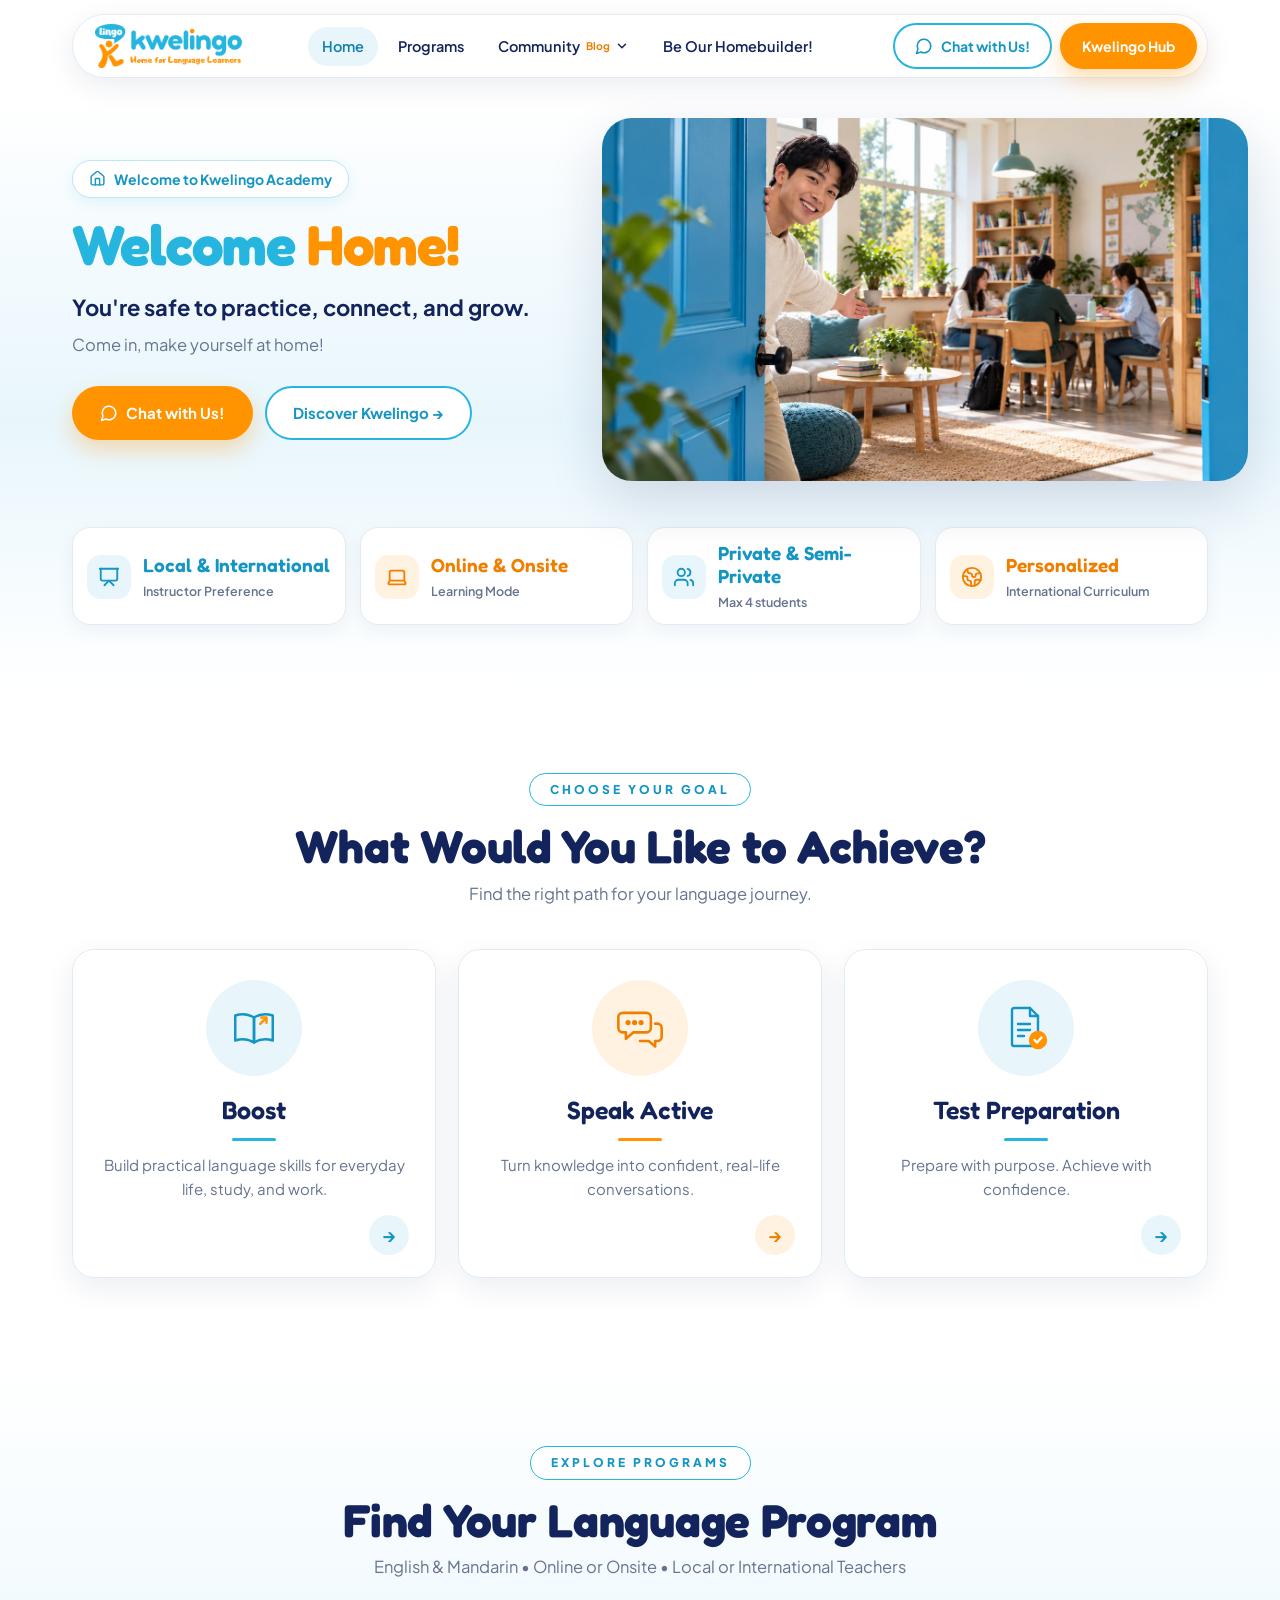
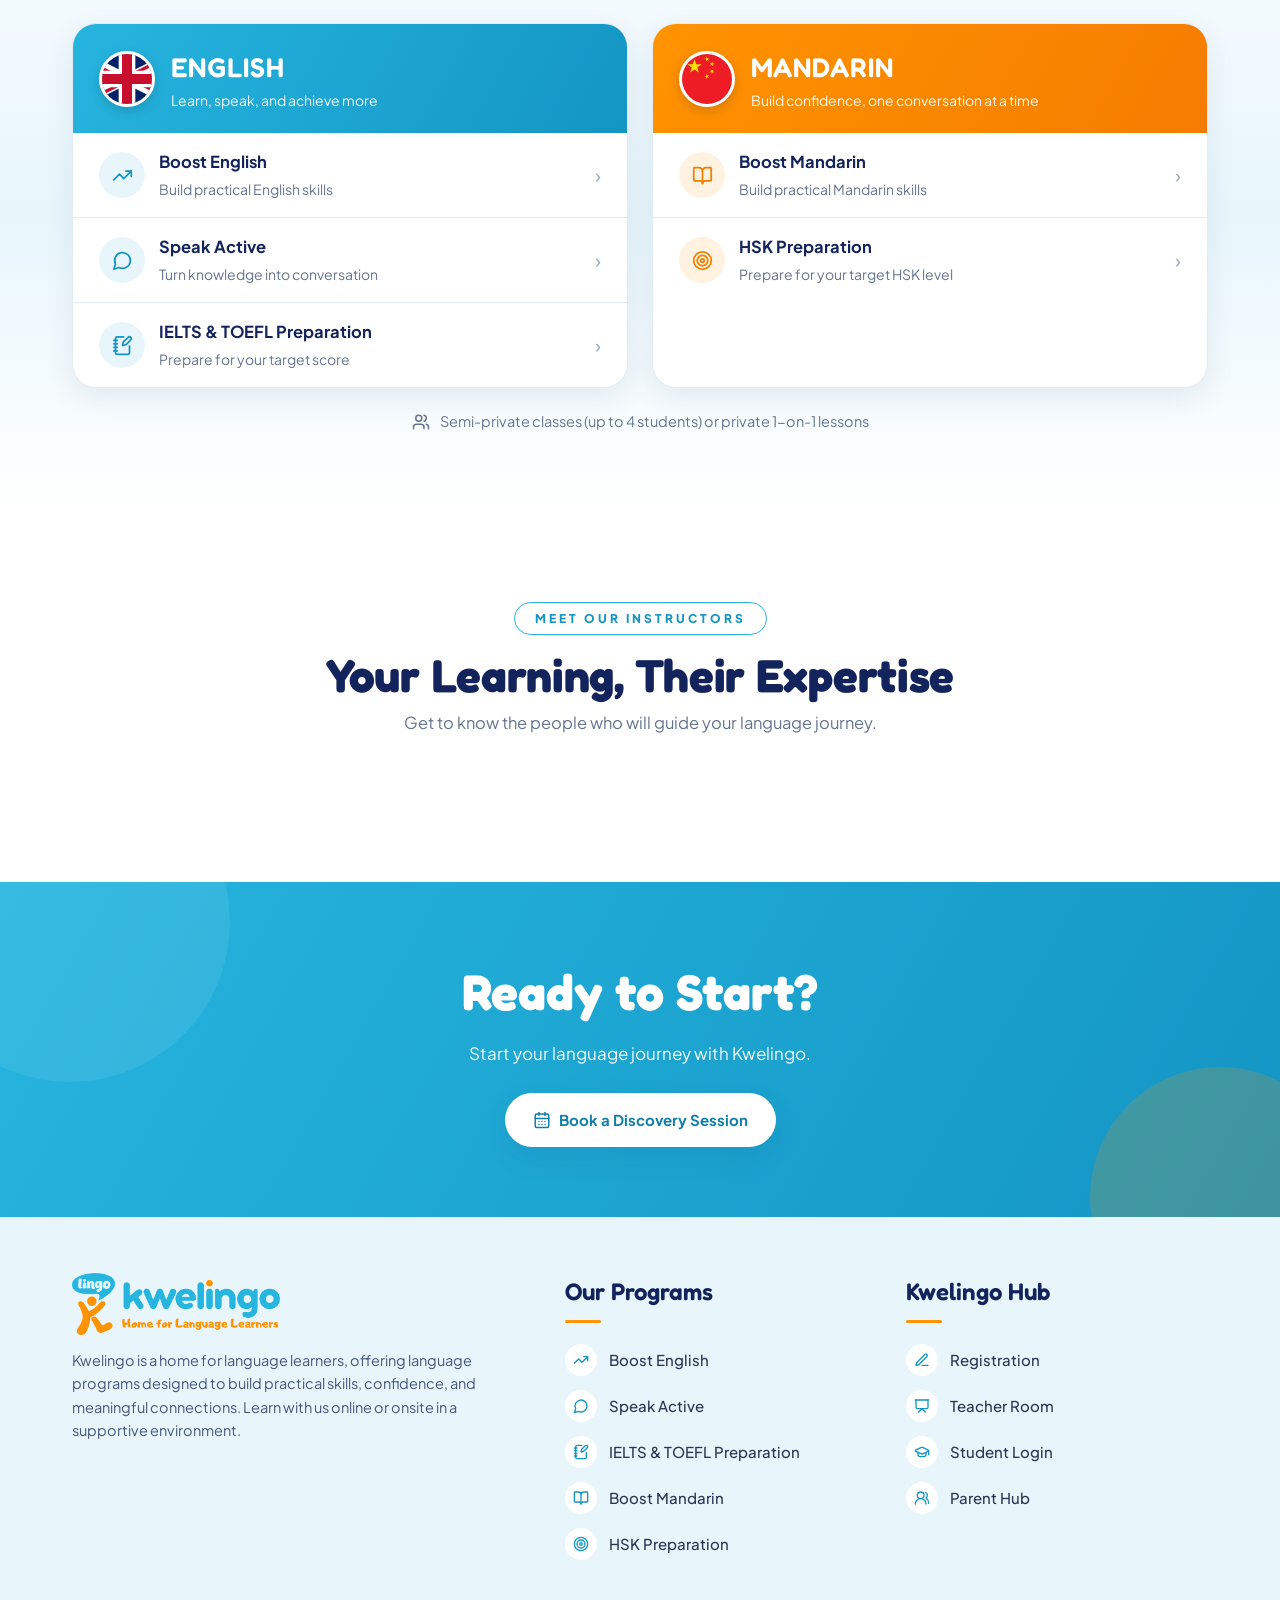
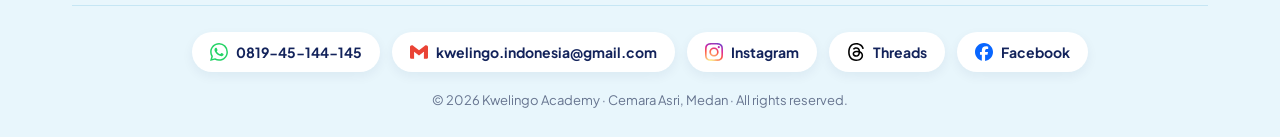
<file: index.html>
<!DOCTYPE html>
<html lang="en">
<head>
<meta charset="UTF-8">
<meta name="viewport" content="width=device-width, initial-scale=1.0">
<title>Kwelingo Academy — Home for Language Learners</title>
<meta name="description" content="Kwelingo Academy — English & Mandarin programs with local & international teachers, online or onsite, in small classes of up to 4 students. Welcome home!">
<link rel="icon" href="assets/logo.png">
<meta name="theme-color" content="#26B5DF">
<link rel="preconnect" href="https://fonts.googleapis.com">
<link rel="preconnect" href="https://fonts.gstatic.com" crossorigin>
<link href="https://fonts.googleapis.com/css2?family=Fredoka:wght@500;600;700&family=Plus+Jakarta+Sans:wght@400;500;600;700;800&display=swap" rel="stylesheet">
<style>
:root{
  /* Kwelingo palette — white · Kwelingo blue · Kwelingo orange (same as the portals) */
  --blue:#26B5DF;--blue-d:#1495C4;--blue-dd:#0F7FAA;--sky:#E8F6FC;--sky2:#D5EFFA;
  --orange:#FF9300;--orange-d:#F07F00;--orange-soft:#FFF2E0;
  --navy:#13235B;--ink:#2B3656;--muted:#66748F;--line:#E3ECF4;--white:#fff;
  --shadow:0 10px 30px rgba(19,35,91,.08);--shadow-lg:0 22px 55px rgba(19,35,91,.14);
  --disp:'Fredoka',system-ui,sans-serif;
}
*{box-sizing:border-box;margin:0;padding:0}
html{scroll-behavior:smooth}
body{font-family:'Plus Jakarta Sans',system-ui,sans-serif;color:var(--ink);background:#fff;line-height:1.6;overflow-x:hidden}
a{text-decoration:none;color:inherit}
img{max-width:100%;display:block}
.wrap{max-width:1180px;margin:0 auto;padding:0 22px}
.btn svg.li{flex-shrink:0}
.btn{display:inline-flex;align-items:center;justify-content:center;gap:8px;padding:13px 26px;border-radius:999px;font-weight:700;font-size:15px;cursor:pointer;border:2px solid transparent;transition:.18s;white-space:nowrap;font-family:inherit}
.btn:active{transform:translateY(1px)}
.btn-or{background:var(--orange);color:#fff;box-shadow:0 10px 22px rgba(255,147,0,.3)}.btn-or:hover{background:var(--orange-d);transform:translateY(-2px)}
.btn-line{background:#fff;border-color:var(--blue);color:var(--blue-d)}.btn-line:hover{background:var(--sky)}
.btn-white{background:#fff;color:var(--blue-dd);box-shadow:var(--shadow)}.btn-white:hover{transform:translateY(-2px)}
.pill-eyebrow{display:inline-block;border:1.5px solid var(--blue);color:var(--blue-d);border-radius:999px;padding:6px 20px;font-size:12px;font-weight:800;letter-spacing:3px;text-transform:uppercase;background:#fff}
.sec{padding:84px 0}
.sec-head{text-align:center;margin-bottom:42px}
.sec-head h2{font-family:var(--disp);font-size:clamp(30px,4.6vw,46px);color:var(--navy);font-weight:700;margin:14px 0 8px;letter-spacing:-.3px;line-height:1.15}
.sec-head p{color:var(--muted);font-size:16.5px}

/* ===== Header (floating pill menu) ===== */
header{position:sticky;top:0;z-index:100;padding:14px 0;background:linear-gradient(180deg,rgba(255,255,255,.96),rgba(255,255,255,.75) 70%,rgba(255,255,255,0))}
.navbar{display:flex;align-items:center;gap:18px;background:#fff;border:1px solid var(--line);border-radius:999px;padding:8px 10px 8px 22px;box-shadow:0 8px 28px rgba(19,35,91,.08)}
.brand img{height:44px;width:auto}
.links{display:flex;gap:6px;margin:0 auto;font-weight:600;font-size:14.5px;color:var(--navy)}
.links a{padding:8px 14px;border-radius:999px;transition:.15s}
.links a:hover,.links a.on{background:var(--sky);color:var(--blue-dd)}
.links small{font-size:10.5px;color:var(--orange-d);font-weight:700;margin-left:3px}
.nav-cta{display:flex;gap:8px;align-items:center}
.nav-cta .btn{padding:10px 20px;font-size:14px}
.hamburger{display:none;background:none;border:0;font-size:24px;color:var(--navy);cursor:pointer;margin-left:auto;padding:4px 10px}

/* nav dropdown (Community Blog) */
.dd{position:relative}
.dd .ddt{display:inline-flex;align-items:center;gap:3px}
.dd .ddt .chev{transition:.2s;margin-left:2px}
.ddm{position:absolute;top:calc(100% + 10px);left:50%;transform:translate(-50%,6px);min-width:290px;background:#fff;border:1px solid var(--line);border-radius:18px;box-shadow:0 18px 44px rgba(19,35,91,.16);padding:8px;display:flex;flex-direction:column;gap:2px;opacity:0;visibility:hidden;transition:.18s;z-index:200}
.ddm:before{content:"";position:absolute;top:-12px;left:0;right:0;height:12px}
.dd:hover .ddm,.dd:focus-within .ddm,.dd.open .ddm{opacity:1;visibility:visible;transform:translate(-50%,0)}
.dd:hover .ddt .chev,.dd.open .ddt .chev{transform:rotate(180deg)}
.links .ddm a{display:flex;gap:12px;align-items:center;padding:10px 12px;border-radius:13px;font-weight:600}
.links .ddm a:hover{background:var(--sky)}
.ddm .di{width:38px;height:38px;flex:0 0 38px;border-radius:12px;background:var(--sky);color:var(--blue-d);display:flex;align-items:center;justify-content:center}
.ddm .di.o{background:var(--orange-soft);color:var(--orange-d)}.ddm .di.g{background:#EEF1F6;color:var(--navy)}
.ddm b{display:block;font-size:14.5px;color:var(--navy)}.ddm small{display:block;font-size:12px;color:var(--muted);font-weight:500;margin:0}
@media(max-width:960px){
  .dd .ddt .chev{display:none}
  .ddm{position:static;transform:none!important;opacity:1;visibility:visible;box-shadow:none;border:0;padding:0 0 0 14px;min-width:0;background:transparent;display:none}
  .navbar.open .ddm{display:flex}
  .ddm .di{width:30px;height:30px;flex-basis:30px}.ddm small{display:none}
}
/* ===== Hero ===== */
.hero{position:relative;background:linear-gradient(180deg,#fff 0%,var(--sky) 55%,#fff 100%);padding:26px 0 64px;overflow:hidden}
.hero .grid2{display:grid;grid-template-columns:minmax(0,1fr) minmax(0,1.22fr);gap:34px;align-items:center}
.badge{display:inline-flex;gap:8px;align-items:center;background:#fff;border:1.5px solid #BFE6F5;color:var(--blue-d);font-weight:700;font-size:14px;padding:7px 16px;border-radius:999px;box-shadow:0 4px 14px rgba(38,181,223,.12)}
.hero h1{white-space:nowrap;font-family:var(--disp);font-size:clamp(40px,4.4vw,64px);line-height:1;font-weight:700;margin:18px 0 18px;letter-spacing:-1px}
.hero h1 .b{color:var(--blue)}.hero h1 .o{color:var(--orange)}
.hero .lead{font-size:clamp(18px,2.2vw,22px);font-weight:700;color:var(--navy)}
.hero .lead2{font-size:16.5px;color:var(--muted);margin-top:6px}
.hero .ctas{display:flex;gap:12px;flex-wrap:wrap;margin:28px 0 0}
.stats{display:grid;grid-template-columns:repeat(4,minmax(0,1fr));gap:14px;margin-top:46px}
.stat{display:flex;gap:12px;align-items:center}.stat i{font-style:normal;width:44px;height:44px;border-radius:14px;background:var(--sky);color:var(--blue-d);display:flex;align-items:center;justify-content:center;font-size:20px;flex-shrink:0}.stat:nth-child(even) i{background:var(--orange-soft);color:var(--orange-d)}
.stat{background:#fff;border:1px solid var(--line);border-radius:18px;padding:14px 14px 12px;box-shadow:0 6px 18px rgba(19,35,91,.05)}
.stat b{display:block;font-family:var(--disp);font-size:19px;font-weight:600;color:var(--blue-d);line-height:1.2}
.stat:nth-child(even) b{color:var(--orange-d)}
.stat span{display:block;font-size:12.5px;color:var(--muted);margin-top:4px;font-weight:600}
/* pop-out photo (cutout effect — inviting you in) */
.pop{position:relative;width:calc(100% + 40px);margin-right:-40px;aspect-ratio:1400/787;margin-top:0}
.pop .ph{position:absolute;inset:0;background:url('assets/home-hero.jpg') center/cover no-repeat;border-radius:30px;box-shadow:var(--shadow-lg)}
.pop .shade{position:absolute;inset:0;border-radius:30px;box-shadow:0 24px 60px rgba(19,35,91,.18);pointer-events:none}
.pop .person{position:absolute;left:calc(348/1400*100%);top:calc(34/787*100%);width:calc(234/1400*100%);pointer-events:none;filter:drop-shadow(0 10px 18px rgba(19,35,91,.18))}
.pop .ring{position:absolute;left:-26px;top:4%;width:120px;height:120px;border-radius:50%;background:var(--orange);opacity:.14;z-index:-1}
.pop .ring2{position:absolute;right:-20px;bottom:-24px;width:170px;height:170px;border-radius:50%;background:var(--blue);opacity:.14;z-index:-1}
.float{position:absolute;background:#fff;border-radius:16px;padding:10px 14px;box-shadow:var(--shadow-lg);display:flex;gap:10px;align-items:center;font-size:12.5px;color:var(--muted);font-weight:600;animation:bob 4s ease-in-out infinite}
.float b{display:block;color:var(--navy);font-size:15px;font-family:var(--disp)}
.float i{font-style:normal;width:36px;height:36px;border-radius:12px;display:flex;align-items:center;justify-content:center;font-size:18px}
.f1{right:-8px;top:24%}.f1 i{background:var(--orange-soft)}
.f2{left:-14px;bottom:8%;animation-delay:1.2s}.f2 i{background:var(--sky)}
.f3{right:14%;bottom:-18px;animation-delay:2.2s}.f3 i{background:#E9F8EF}
@keyframes bob{0%,100%{transform:translateY(0)}50%{transform:translateY(-7px)}}

/* ===== Goals ===== */
.goals{display:grid;grid-template-columns:repeat(3,minmax(0,1fr));gap:22px}
.goal{background:#fff;border:1px solid var(--line);border-radius:22px;padding:30px 26px 22px;text-align:center;box-shadow:var(--shadow);transition:.2s;display:flex;flex-direction:column;align-items:center;cursor:pointer}
.goal:hover{transform:translateY(-4px);box-shadow:var(--shadow-lg)}
.goal .ic{width:96px;height:96px;border-radius:50%;display:flex;align-items:center;justify-content:center;margin-bottom:14px}
.goal h3{font-family:var(--disp);font-size:25px;color:var(--navy);font-weight:600}
.goal .bar{width:44px;height:3px;border-radius:3px;margin:8px 0 12px}
.goal p{color:var(--muted);font-size:15px;flex:1}
.goal .go{align-self:flex-end;width:40px;height:40px;border-radius:50%;display:flex;align-items:center;justify-content:center;font-size:18px;margin-top:14px;font-weight:700}
.g-b .ic,.g-b .go{background:var(--sky);color:var(--blue-d)}.g-b .bar{background:var(--blue)}
.g-o .ic,.g-o .go{background:var(--orange-soft);color:var(--orange-d)}.g-o .bar{background:var(--orange)}

/* ===== Programs ===== */
.prog-grid{display:grid;grid-template-columns:repeat(2,minmax(0,1fr));gap:24px}
.pcard{background:#fff;border-radius:24px;overflow:hidden;box-shadow:var(--shadow);border:1px solid var(--line)}
.pcard .ph{display:flex;gap:16px;align-items:center;padding:22px 26px;color:#fff;position:relative}
.pcard.en .ph{background:linear-gradient(120deg,var(--blue),var(--blue-d))}
.pcard.zh .ph{background:linear-gradient(120deg,var(--orange),#F57C00)}
.pcard .flag{width:56px;height:56px;border-radius:50%;background:#fff;display:flex;align-items:center;justify-content:center;font-size:28px;flex-shrink:0;overflow:hidden;border:3px solid #fff;box-shadow:0 4px 12px rgba(0,0,0,.15)}
.pcard .flag svg{width:100%;height:100%;display:block}
.pcard .ph h3{font-family:var(--disp);font-size:27px;letter-spacing:1px;font-weight:600}
.pcard .ph p{font-size:14px;opacity:.95}
.pcard .ph .deco{position:absolute;right:22px;top:50%;transform:translateY(-50%);font-size:46px;opacity:.25}
.prow{display:flex;gap:14px;align-items:center;padding:16px 26px;border-bottom:1px solid var(--line);transition:.15s}
.prow:last-child{border-bottom:0}
.prow:hover{background:#FAFCFE}
.prow .pi{width:46px;height:46px;border-radius:50%;display:flex;align-items:center;justify-content:center;font-size:20px;flex-shrink:0}
.en .pi{background:var(--sky);color:var(--blue-d)}.zh .pi{background:var(--orange-soft);color:var(--orange-d)}
.prow b{display:block;color:var(--navy);font-size:16.5px}
.prow small{color:var(--muted);font-size:14px}
.prow .chev{margin-left:auto;color:#9AA8C0;font-size:20px}
.prog-note{display:flex;justify-content:center;align-items:center;gap:10px;margin-top:22px;color:var(--muted);font-size:14.5px;text-align:center}

/* ===== Instructors (slideshow + expand) ===== */
.slider{position:relative}
.track{display:grid;grid-auto-flow:column;grid-auto-columns:calc((100% - 66px)/4);gap:22px;overflow-x:auto;scroll-snap-type:x mandatory;scroll-behavior:smooth;padding:6px 4px 14px;scrollbar-width:none}
.track::-webkit-scrollbar{display:none}
.tcard{scroll-snap-align:start;background:#fff;border:1.5px solid var(--line);border-radius:22px;overflow:hidden;text-align:center;cursor:pointer;transition:.18s;padding-bottom:16px}
.tcard:hover{transform:translateY(-3px);box-shadow:var(--shadow)}
.tcard.on{border-color:var(--blue);box-shadow:0 0 0 3px rgba(38,181,223,.18)}
.tcard img{width:100%;aspect-ratio:600/432;object-fit:cover}
.tcard h4{font-family:var(--disp);font-size:22px;color:var(--navy);font-weight:600;margin-top:10px}
.tag{display:inline-block;padding:4px 14px;border-radius:99px;font-size:13px;font-weight:700;margin-top:6px}
.tag.b{background:var(--sky);color:var(--blue-dd)}.tag.o{background:var(--orange-soft);color:var(--orange-d)}
.tcard .go{width:38px;height:38px;border-radius:50%;margin:12px auto 0;display:flex;align-items:center;justify-content:center;font-weight:800;transition:.2s}
.tcard .go.b{background:var(--sky);color:var(--blue-d)}.tcard .go.o{background:var(--orange-soft);color:var(--orange-d)}
.tcard.on .go{transform:rotate(90deg)}
.sl-btn{position:absolute;top:40%;width:44px;height:44px;border-radius:50%;background:#fff;border:1px solid var(--line);box-shadow:var(--shadow);font-size:20px;color:var(--navy);cursor:pointer;z-index:3}
.sl-btn.l{left:-18px}.sl-btn.r{right:-18px}
.dots{display:flex;justify-content:center;gap:8px;margin-top:6px}
.dots i{width:8px;height:8px;border-radius:99px;background:#CFE3EE;cursor:pointer;transition:.2s}.dots i.on{width:24px;background:var(--blue)}
.bio{display:none;margin-top:22px;background:#fff;border:1px solid var(--line);border-radius:24px;box-shadow:var(--shadow);padding:22px;gap:26px;grid-template-columns:260px minmax(0,1fr);align-items:center;animation:open .3s ease}
.bio.show{display:grid}
@keyframes open{from{opacity:0;transform:translateY(-8px)}to{opacity:1;transform:none}}
.bio img{border-radius:18px;width:100%;aspect-ratio:600/432;object-fit:cover}
.bio h3{font-family:var(--disp);font-size:30px;color:var(--navy);font-weight:600}
.bio .role{font-weight:700;font-size:16px;margin:2px 0 10px}
.bio p{color:#46557A;font-size:15.5px}
.facts{display:grid;grid-template-columns:repeat(3,minmax(0,1fr));gap:14px;margin-top:16px}
.facts div{display:flex;gap:10px;align-items:flex-start;font-size:13.5px;color:var(--ink)}
.facts span{font-size:20px;line-height:1;width:36px;height:36px;border-radius:11px;background:var(--sky);color:var(--blue-d);display:flex;align-items:center;justify-content:center;flex-shrink:0}
.bio .x{position:absolute}

/* ===== TeacherNotes ===== */
.ngrid{display:grid;grid-template-columns:repeat(3,minmax(0,1fr));gap:24px}
.ncard{background:#fff;border:1px solid var(--line);border-radius:22px;overflow:hidden;box-shadow:0 6px 20px rgba(19,35,91,.06);display:flex;flex-direction:column;transition:.2s}
.ncard:hover{transform:translateY(-4px);box-shadow:var(--shadow-lg)}
.ncv{aspect-ratio:16/9;background:linear-gradient(135deg,var(--blue),var(--blue-d));display:flex;align-items:center;justify-content:center;font-size:50px;position:relative;overflow:hidden}
.ncv.o{background:linear-gradient(135deg,#FFB13D,var(--orange-d))}
.ncv img{position:absolute;inset:0;width:100%;height:100%;object-fit:cover}
.nbd{padding:20px 22px 22px;display:flex;flex-direction:column;flex:1}
.ncat{align-self:flex-start;font-size:11.5px;font-weight:800;letter-spacing:1px;text-transform:uppercase;color:var(--blue-dd);background:var(--sky);padding:4px 12px;border-radius:999px}
.ncat.o{color:#B85F00;background:var(--orange-soft)}
.ncard h3{font-family:var(--disp);font-size:21px;color:var(--navy);font-weight:600;line-height:1.25;margin:10px 0 8px}
.ncard p{color:var(--muted);font-size:14px;flex:1;display:-webkit-box;-webkit-line-clamp:3;-webkit-box-orient:vertical;overflow:hidden}
.ncard small{color:var(--muted);font-size:12.5px;margin-top:12px}

/* ===== CTA ===== */
.cta{background:linear-gradient(120deg,var(--blue),var(--blue-d));color:#fff;text-align:center;padding:70px 0;position:relative;overflow:hidden}
.cta:before,.cta:after{content:"";position:absolute;border-radius:50%;background:rgba(255,255,255,.08)}
.cta:before{width:320px;height:320px;left:-90px;top:-120px}.cta:after{width:260px;height:260px;right:-70px;bottom:-110px;background:rgba(255,147,0,.18)}
.cta h2{font-family:var(--disp);font-size:clamp(32px,5vw,50px);font-weight:700;position:relative}
.cta p{font-size:17px;opacity:.95;margin:8px 0 26px;position:relative}
.cta .btn{position:relative}

/* ===== Footer (sky blue) ===== */
footer{background:var(--sky);color:var(--ink);padding:56px 0 26px}
.fgrid{display:grid;grid-template-columns:minmax(0,1.5fr) minmax(0,1fr) minmax(0,1fr);gap:40px}
.fgrid .logo{height:62px;width:auto;margin-bottom:14px}
.fgrid p{font-size:14.5px;color:#46557A;max-width:420px}
footer h4{font-family:var(--disp);font-size:24px;color:var(--navy);font-weight:600}
footer h4:after{content:"";display:block;width:36px;height:3px;border-radius:3px;background:var(--orange);margin:8px 0 14px}
.flinks a{display:flex;align-items:center;gap:12px;padding:7px 0;font-size:15px;color:var(--ink);font-weight:500}
.flinks a:hover{color:var(--blue-dd)}
.flinks a span{width:32px;height:32px;border-radius:50%;background:#fff;display:inline-flex;align-items:center;justify-content:center;font-size:15px;color:var(--blue-d);flex-shrink:0}
.contact{display:flex;justify-content:center;gap:12px;flex-wrap:wrap;margin:38px 0 18px;padding-top:26px;border-top:1px solid #C6E6F4}
.contact a{display:inline-flex;gap:8px;align-items:center;background:#fff;border-radius:999px;padding:9px 18px;font-weight:700;font-size:14px;color:var(--navy);box-shadow:0 4px 12px rgba(19,35,91,.06)}
.contact a:hover{color:var(--blue-dd)}
.copy{text-align:center;font-size:13px;color:var(--muted)}
.toast{position:fixed;bottom:24px;left:50%;transform:translateX(-50%) translateY(20px);background:var(--navy);color:#fff;padding:13px 22px;border-radius:12px;font-size:14px;font-weight:600;box-shadow:var(--shadow-lg);opacity:0;pointer-events:none;transition:.25s;z-index:400;max-width:90vw}
.toast.show{opacity:1;transform:translateX(-50%) translateY(0)}

/* ===== Responsive ===== */
@media(max-width:1060px){.links a{padding:8px 9px}.nav-cta .btn{padding:9px 14px}}
@media(max-width:960px){
  .stats{grid-template-columns:repeat(2,minmax(0,1fr))}
  .links,.nav-cta{display:none}.hamburger{display:block}
  .navbar{flex-wrap:wrap;border-radius:24px}
  .navbar.open .links{display:flex;flex-direction:column;width:100%;order:3;margin:6px 0 0}
  .navbar.open .nav-cta{display:flex;width:100%;order:4;padding-bottom:6px}.navbar.open .nav-cta .btn{flex:1}
  .hero .grid2{grid-template-columns:minmax(0,1fr)}.pop{max-width:620px;width:100%;margin:20px auto 0}
  .goals,.prog-grid{grid-template-columns:minmax(0,1fr)}
  .ngrid{grid-template-columns:repeat(2,minmax(0,1fr))}.ngrid>a:nth-child(3){display:none}
  .track{grid-auto-columns:calc((100% - 22px)/2)}
  .bio{grid-template-columns:minmax(0,1fr)}.facts{grid-template-columns:minmax(0,1fr)}
  .fgrid{grid-template-columns:minmax(0,1fr) minmax(0,1fr)}.fgrid>div:first-child{grid-column:1/-1}
}
@media(max-width:560px){
  .brand img{height:36px}
  .hero h1{white-space:normal}.stat{flex-direction:column;align-items:flex-start;gap:8px}
  .track{grid-auto-columns:82%}.sl-btn{display:none}
  .f1,.f3{display:none}.f2{left:-6px;bottom:6%;padding:7px 10px}.f2 i{width:28px;height:28px;font-size:14px}.f2 b{font-size:13px}
  .fgrid{grid-template-columns:minmax(0,1fr)}
  .ngrid{grid-template-columns:minmax(0,1fr)}.ngrid>a:nth-child(3){display:flex}
  .sec{padding:62px 0}
}
</style>
</head>
<body>

<header>
  <div class="wrap">
    <nav class="navbar" id="navbar">
      <a class="brand" href="#top" aria-label="Kwelingo — Home for Language Learners"><img src="assets/logo-tagline.png" onerror="this.src='assets/logo-h.png'" alt="Kwelingo — Home for Language Learners"></a>
      <div class="links">
        <a href="#top" class="on" onclick="closeNav()">Home</a>
        <a href="#programs" onclick="closeNav()">Programs</a>
        <div class="dd" id="ddBlog"><a href="blog.html" class="ddt" onclick="return ddTap(event)" aria-haspopup="true">Community <small>Blog</small> <svg class="chev" width="14" height="14" viewBox="0 0 24 24" fill="none" stroke="currentColor" stroke-width="2.5" stroke-linecap="round" stroke-linejoin="round" aria-hidden="true"><path d="m6 9 6 6 6-6"/></svg></a>
          <div class="ddm" role="menu">
            <a href="blog.html?s=teachernotes" role="menuitem"><span class="di"><svg class="li" width="19" height="19" viewBox="0 0 24 24" fill="none" stroke="currentColor" stroke-width="2" stroke-linecap="round" stroke-linejoin="round" aria-hidden="true"><path d="M12 20.94c1.5 0 2.75 1.06 4 1.06 3 0 6-8 6-12.22A4.91 4.91 0 0 0 17 5c-2.22 0-4 1.44-5 2-1-.56-2.78-2-5-2a4.9 4.9 0 0 0-5 4.78C2 14 5 22 8 22c1.25 0 2.5-1.06 4-1.06Z"/><path d="M10 2c1 .5 2 2 2 5"/></svg></span><span><b>TeacherNotes</b><small>Teaching tips from our teachers</small></span></a>
            <a href="blog.html?s=openpages" role="menuitem"><span class="di o"><svg class="li" width="19" height="19" viewBox="0 0 24 24" fill="none" stroke="currentColor" stroke-width="2" stroke-linecap="round" stroke-linejoin="round" aria-hidden="true"><path d="M12 7v14"/><path d="M3 18a1 1 0 0 1-1-1V4a1 1 0 0 1 1-1h5a4 4 0 0 1 4 4 4 4 0 0 1 4-4h5a1 1 0 0 1 1 1v13a1 1 0 0 1-1 1h-6a3 3 0 0 0-3 3 3 3 0 0 0-3-3z"/></svg></span><span><b>Open Pages</b><small>Stories &amp; perspectives from our students</small></span></a>
            <a href="blog.html" role="menuitem" class="all"><span class="di g"><svg class="li" width="19" height="19" viewBox="0 0 24 24" fill="none" stroke="currentColor" stroke-width="2" stroke-linecap="round" stroke-linejoin="round" aria-hidden="true"><path d="M4 22h16a2 2 0 0 0 2-2V4a2 2 0 0 0-2-2H8a2 2 0 0 0-2 2v16a2 2 0 0 1-2 2Zm0 0a2 2 0 0 1-2-2v-9c0-1.1.9-2 2-2h2"/><path d="M18 14h-8"/><path d="M15 18h-5"/><path d="M10 6h8v4h-8V6Z"/></svg></span><span><b>All Articles</b><small>Everything in the Community Blog</small></span></a>
          </div></div>
        <a id="waHomebuilder" href="#" target="_blank" rel="noopener" onclick="closeNav()">Be Our Homebuilder!</a>
      </div>
      <div class="nav-cta">
        <a class="btn btn-line" id="waNav" href="#" target="_blank" rel="noopener"><svg class="li" width="18" height="18" viewBox="0 0 24 24" fill="none" stroke="currentColor" stroke-width="2" stroke-linecap="round" stroke-linejoin="round" aria-hidden="true"><path d="M7.9 20A9 9 0 1 0 4 16.1L2 22Z"/></svg> Chat with Us!</a>
        <a class="btn btn-or" href="portal.html">Kwelingo Hub</a>
      </div>
      <button class="hamburger" onclick="document.getElementById('navbar').classList.toggle('open')" aria-label="Menu">☰</button>
    </nav>
  </div>
</header>

<!-- ===== HERO ===== -->
<section class="hero" id="top">
  <div class="wrap grid2">
    <div>
      <span class="badge"><svg class="li" width="17" height="17" viewBox="0 0 24 24" fill="none" stroke="currentColor" stroke-width="2" stroke-linecap="round" stroke-linejoin="round" aria-hidden="true"><path d="M15 21v-8a1 1 0 0 0-1-1h-4a1 1 0 0 0-1 1v8"/><path d="M3 10a2 2 0 0 1 .709-1.528l7-5.999a2 2 0 0 1 2.582 0l7 5.999A2 2 0 0 1 21 10v9a2 2 0 0 1-2 2H5a2 2 0 0 1-2-2z"/></svg> Welcome to Kwelingo Academy</span>
      <h1><span class="b">Welcome</span> <span class="o">Home!</span></h1>
      <div class="lead">You're safe to practice, connect, and grow.</div>
      <div class="lead2">Come in, make yourself at home!</div>
      <div class="ctas">
        <a class="btn btn-or" id="waHero" href="#" target="_blank" rel="noopener"><svg class="li" width="18" height="18" viewBox="0 0 24 24" fill="none" stroke="currentColor" stroke-width="2" stroke-linecap="round" stroke-linejoin="round" aria-hidden="true"><path d="M7.9 20A9 9 0 1 0 4 16.1L2 22Z"/></svg> Chat with Us!</a>
        <a class="btn btn-line" href="#goals">Discover Kwelingo →</a>
      </div>
    </div>
    <div class="pop" aria-hidden="true">
      <div class="ring"></div><div class="ring2"></div>
      <div class="ph"></div>
    </div>
  </div>
  <div class="wrap">
    <div class="stats">
        <div class="stat"><i><svg class="li" width="22" height="22" viewBox="0 0 24 24" fill="none" stroke="currentColor" stroke-width="2" stroke-linecap="round" stroke-linejoin="round" aria-hidden="true"><path d="M2 3h20"/><path d="M21 3v11a2 2 0 0 1-2 2H5a2 2 0 0 1-2-2V3"/><path d="m7 21 5-5 5 5"/></svg></i><div><b>Local &amp; International</b><span>Instructor Preference</span></div></div>
        <div class="stat"><i><svg class="li" width="22" height="22" viewBox="0 0 24 24" fill="none" stroke="currentColor" stroke-width="2" stroke-linecap="round" stroke-linejoin="round" aria-hidden="true"><path d="M20 16V7a2 2 0 0 0-2-2H6a2 2 0 0 0-2 2v9m16 0H4m16 0 1.28 2.55a1 1 0 0 1-.9 1.45H3.62a1 1 0 0 1-.9-1.45L4 16"/></svg></i><div><b>Online &amp; Onsite</b><span>Learning Mode</span></div></div>
        <div class="stat"><i><svg class="li" width="22" height="22" viewBox="0 0 24 24" fill="none" stroke="currentColor" stroke-width="2" stroke-linecap="round" stroke-linejoin="round" aria-hidden="true"><path d="M16 21v-2a4 4 0 0 0-4-4H6a4 4 0 0 0-4 4v2"/><circle cx="9" cy="7" r="4"/><path d="M22 21v-2a4 4 0 0 0-3-3.87"/><path d="M16 3.13a4 4 0 0 1 0 7.75"/></svg></i><div><b>Private &amp; Semi-Private</b><span>Max 4 students</span></div></div>
        <div class="stat"><i><svg class="li" width="22" height="22" viewBox="0 0 24 24" fill="none" stroke="currentColor" stroke-width="2" stroke-linecap="round" stroke-linejoin="round" aria-hidden="true"><path d="M21.54 15H17a2 2 0 0 0-2 2v4.54"/><path d="M7 3.34V5a3 3 0 0 0 3 3a2 2 0 0 1 2 2c0 1.1.9 2 2 2a2 2 0 0 0 2-2c0-1.1.9-2 2-2h3.17"/><path d="M11 21.95V18a2 2 0 0 0-2-2a2 2 0 0 1-2-2v-1a2 2 0 0 0-2-2H2.05"/><circle cx="12" cy="12" r="10"/></svg></i><div><b>Personalized</b><span>International Curriculum</span></div></div>
    </div>
  </div>
</section>

<!-- ===== GOALS ===== -->
<section class="sec" id="goals">
  <div class="wrap">
    <div class="sec-head"><span class="pill-eyebrow">Choose Your Goal</span><h2>What Would You Like to Achieve?</h2><p>Find the right path for your language journey.</p></div>
    <div class="goals">
      <a class="goal g-b" href="#programs"><div class="ic"><svg width="50" height="50" viewBox="0 0 48 48" fill="none" stroke="#1495C4" stroke-width="2.4" stroke-linecap="round" stroke-linejoin="round"><path d="M6 12c6-2 12-2 18 2v24c-6-4-12-4-18-2z"/><path d="M42 12c-6-2-12-2-18 2v24c6-4 12-4 18-2z"/><path d="M30 20l6-6m0 0h-5m5 0v5" stroke="#FF9300"/></svg></div><h3>Boost</h3><div class="bar"></div><p>Build practical language skills for everyday life, study, and work.</p><span class="go">→</span></a>
      <a class="goal g-o" href="#programs"><div class="ic"><svg width="52" height="52" viewBox="0 0 48 48" fill="none" stroke="#F07F00" stroke-width="2.4" stroke-linecap="round" stroke-linejoin="round"><path d="M8 10h22a4 4 0 0 1 4 4v10a4 4 0 0 1-4 4H18l-7 6v-6H8a4 4 0 0 1-4-4V14a4 4 0 0 1 4-4z"/><path d="M38 20h2a4 4 0 0 1 4 4v8a4 4 0 0 1-4 4h-2v5l-6-5h-8"/><circle cx="13" cy="19" r="1.2" fill="#F07F00"/><circle cx="19" cy="19" r="1.2" fill="#F07F00"/><circle cx="25" cy="19" r="1.2" fill="#F07F00"/></svg></div><h3>Speak Active</h3><div class="bar"></div><p>Turn knowledge into confident, real-life conversations.</p><span class="go">→</span></a>
      <a class="goal g-b" href="#programs"><div class="ic"><svg width="48" height="48" viewBox="0 0 48 48" fill="none" stroke="#1495C4" stroke-width="2.4" stroke-linecap="round" stroke-linejoin="round"><path d="M12 4h16l8 8v28a2 2 0 0 1-2 2H12a2 2 0 0 1-2-2V6a2 2 0 0 1 2-2z"/><path d="M28 4v8h8M16 20h12M16 26h12M16 32h6"/><circle cx="36" cy="36" r="8" fill="#FF9300" stroke="#FF9300"/><path d="M32.5 36l2.5 2.5 4.5-5" stroke="#fff"/></svg></div><h3>Test Preparation</h3><div class="bar"></div><p>Prepare with purpose. Achieve with confidence.</p><span class="go">→</span></a>
    </div>
  </div>
</section>

<!-- ===== PROGRAMS ===== -->
<section class="sec" id="programs" style="background:linear-gradient(180deg,#fff,var(--sky) 60%,#fff)">
  <div class="wrap">
    <div class="sec-head"><span class="pill-eyebrow">Explore Programs</span><h2>Find Your Language Program</h2><p>English &amp; Mandarin • Online or Onsite • Local or International Teachers</p></div>
    <div class="prog-grid">
      <div class="pcard en">
        <div class="ph"><div class="flag"><svg viewBox="15 0 30 30" preserveAspectRatio="xMidYMid slice" xmlns="http://www.w3.org/2000/svg"><clipPath id="kwUkT"><path d="M30,15 h30 v15 z v15 h-30 z h-30 v-15 z v-15 h30 z"/></clipPath><path d="M0,0 v30 h60 v-30 z" fill="#012169"/><path d="M0,0 L60,30 M60,0 L0,30" stroke="#fff" stroke-width="6"/><path d="M0,0 L60,30 M60,0 L0,30" clip-path="url(#kwUkT)" stroke="#C8102E" stroke-width="4"/><path d="M30,0 v30 M0,15 h60" stroke="#fff" stroke-width="10"/><path d="M30,0 v30 M0,15 h60" stroke="#C8102E" stroke-width="6"/></svg></div><div><h3>ENGLISH</h3><p>Learn, speak, and achieve more</p></div></div>
        <a class="prow" href="registration.html?program=be"><span class="pi"><svg class="li" width="21" height="21" viewBox="0 0 24 24" fill="none" stroke="currentColor" stroke-width="2" stroke-linecap="round" stroke-linejoin="round" aria-hidden="true"><polyline points="22 7 13.5 15.5 8.5 10.5 2 17"/><polyline points="16 7 22 7 22 13"/></svg></span><div><b>Boost English</b><small>Build practical English skills</small></div><span class="chev">›</span></a>
        <a class="prow" href="registration.html?program=sa"><span class="pi"><svg class="li" width="21" height="21" viewBox="0 0 24 24" fill="none" stroke="currentColor" stroke-width="2" stroke-linecap="round" stroke-linejoin="round" aria-hidden="true"><path d="M7.9 20A9 9 0 1 0 4 16.1L2 22Z"/></svg></span><div><b>Speak Active</b><small>Turn knowledge into conversation</small></div><span class="chev">›</span></a>
        <a class="prow" href="registration.html?program=ie"><span class="pi"><svg class="li" width="21" height="21" viewBox="0 0 24 24" fill="none" stroke="currentColor" stroke-width="2" stroke-linecap="round" stroke-linejoin="round" aria-hidden="true"><path d="M13.4 2H6a2 2 0 0 0-2 2v16a2 2 0 0 0 2 2h12a2 2 0 0 0 2-2v-7.4"/><path d="M2 6h4"/><path d="M2 10h4"/><path d="M2 14h4"/><path d="M2 18h4"/><path d="M21.378 5.626a1 1 0 1 0-3.004-3.004l-5.01 5.012a2 2 0 0 0-.506.854l-.837 2.87a.5.5 0 0 0 .62.62l2.87-.837a2 2 0 0 0 .854-.506z"/></svg></span><div><b>IELTS &amp; TOEFL Preparation</b><small>Prepare for your target score</small></div><span class="chev">›</span></a>
      </div>
      <div class="pcard zh">
        <div class="ph"><div class="flag"><svg viewBox="0 0 20 20" preserveAspectRatio="xMidYMid slice" xmlns="http://www.w3.org/2000/svg"><rect width="30" height="20" fill="#EE1C25"/><polygon fill="#FFDE00" points="5.00,2.00 5.67,4.07 7.85,4.07 6.09,5.35 6.76,7.43 5.00,6.15 3.24,7.43 3.91,5.35 2.15,4.07 4.33,4.07"/><polygon fill="#FFDE00" points="10.86,1.49 10.38,2.03 10.75,2.66 10.09,2.37 9.61,2.92 9.67,2.20 9.00,1.91 9.71,1.75 9.78,1.03 10.15,1.65"/><polygon fill="#FFDE00" points="12.99,3.86 12.34,4.18 12.44,4.90 11.93,4.38 11.28,4.70 11.62,4.05 11.12,3.53 11.83,3.66 12.17,3.01 12.27,3.73"/><polygon fill="#FFDE00" points="12.96,7.27 12.24,7.30 12.04,8.00 11.79,7.32 11.06,7.34 11.63,6.90 11.38,6.21 11.99,6.62 12.56,6.17 12.36,6.87"/><polygon fill="#FFDE00" points="10.78,9.62 10.10,9.37 9.65,9.94 9.68,9.21 9.00,8.95 9.70,8.76 9.74,8.04 10.13,8.64 10.84,8.45 10.38,9.02"/></svg></div><div><h3>MANDARIN</h3><p>Build confidence, one conversation at a time</p></div></div>
        <a class="prow" href="registration.html?program=bm"><span class="pi"><svg class="li" width="21" height="21" viewBox="0 0 24 24" fill="none" stroke="currentColor" stroke-width="2" stroke-linecap="round" stroke-linejoin="round" aria-hidden="true"><path d="M12 7v14"/><path d="M3 18a1 1 0 0 1-1-1V4a1 1 0 0 1 1-1h5a4 4 0 0 1 4 4 4 4 0 0 1 4-4h5a1 1 0 0 1 1 1v13a1 1 0 0 1-1 1h-6a3 3 0 0 0-3 3 3 3 0 0 0-3-3z"/></svg></span><div><b>Boost Mandarin</b><small>Build practical Mandarin skills</small></div><span class="chev">›</span></a>
        <a class="prow" href="registration.html?program=hsk"><span class="pi"><svg class="li" width="21" height="21" viewBox="0 0 24 24" fill="none" stroke="currentColor" stroke-width="2" stroke-linecap="round" stroke-linejoin="round" aria-hidden="true"><circle cx="12" cy="12" r="10"/><circle cx="12" cy="12" r="6"/><circle cx="12" cy="12" r="2"/></svg></span><div><b>HSK Preparation</b><small>Prepare for your target HSK level</small></div><span class="chev">›</span></a>
      </div>
    </div>
    <div class="prog-note"><svg class="li" width="18" height="18" viewBox="0 0 24 24" fill="none" stroke="currentColor" stroke-width="2" stroke-linecap="round" stroke-linejoin="round" aria-hidden="true"><path d="M16 21v-2a4 4 0 0 0-4-4H6a4 4 0 0 0-4 4v2"/><circle cx="9" cy="7" r="4"/><path d="M22 21v-2a4 4 0 0 0-3-3.87"/><path d="M16 3.13a4 4 0 0 1 0 7.75"/></svg> Semi-private classes (up to 4 students) or private 1-on-1 lessons</div>
  </div>
</section>

<!-- ===== INSTRUCTORS ===== -->
<section class="sec" id="instructors">
  <div class="wrap">
    <div class="sec-head"><span class="pill-eyebrow">Meet Our Instructors</span><h2>Your Learning, Their Expertise</h2><p>Get to know the people who will guide your language journey.</p></div>
    <div class="slider">
      <button class="sl-btn l" onclick="slide(-1)" aria-label="Previous">‹</button>
      <div class="track" id="track"></div>
      <button class="sl-btn r" onclick="slide(1)" aria-label="Next">›</button>
    </div>
    <div class="dots" id="dots"></div>
    <div class="bio" id="bio"></div>
  </div>
</section>

<!-- ===== CTA ===== -->
<!-- ===== COMMUNITY BLOG (latest posts) ===== -->
<section class="sec" id="notes" style="display:none;background:linear-gradient(180deg,#fff,#F7FBFE)">
  <div class="wrap">
    <div class="sec-head"><span class="pill-eyebrow">Community Blog</span><h2>Fresh from our <span style="color:var(--orange)">community</span></h2><p><b style="color:var(--blue-d)">TeacherNotes</b> from our teachers &amp; <b style="color:var(--orange-d)">Open Pages</b> from our students.</p></div>
    <div class="ngrid" id="notesGrid"></div>
    <div style="text-align:center;margin-top:34px"><a class="btn btn-line" href="blog.html?s=teachernotes"><svg class="li" width="18" height="18" viewBox="0 0 24 24" fill="none" stroke="currentColor" stroke-width="2" stroke-linecap="round" stroke-linejoin="round" aria-hidden="true"><path d="M12 20.94c1.5 0 2.75 1.06 4 1.06 3 0 6-8 6-12.22A4.91 4.91 0 0 0 17 5c-2.22 0-4 1.44-5 2-1-.56-2.78-2-5-2a4.9 4.9 0 0 0-5 4.78C2 14 5 22 8 22c1.25 0 2.5-1.06 4-1.06Z"/><path d="M10 2c1 .5 2 2 2 5"/></svg> TeacherNotes</a> <a class="btn btn-line" href="blog.html?s=openpages" style="border-color:var(--orange);color:var(--orange-d)"><svg class="li" width="18" height="18" viewBox="0 0 24 24" fill="none" stroke="currentColor" stroke-width="2" stroke-linecap="round" stroke-linejoin="round" aria-hidden="true"><path d="M12 7v14"/><path d="M3 18a1 1 0 0 1-1-1V4a1 1 0 0 1 1-1h5a4 4 0 0 1 4 4 4 4 0 0 1 4-4h5a1 1 0 0 1 1 1v13a1 1 0 0 1-1 1h-6a3 3 0 0 0-3 3 3 3 0 0 0-3-3z"/></svg> Open Pages</a></div>
  </div>
</section>

<section class="cta">
  <div class="wrap">
    <h2>Ready to Start?</h2>
    <p>Start your language journey with Kwelingo.</p>
    <a class="btn btn-white" id="waDiscovery" href="#" target="_blank" rel="noopener"><svg class="li" width="18" height="18" viewBox="0 0 24 24" fill="none" stroke="currentColor" stroke-width="2" stroke-linecap="round" stroke-linejoin="round" aria-hidden="true"><path d="M8 2v4"/><path d="M16 2v4"/><rect width="18" height="18" x="3" y="4" rx="2"/><path d="M3 10h18"/><path d="M8 14h.01"/><path d="M12 14h.01"/><path d="M16 14h.01"/><path d="M8 18h.01"/><path d="M12 18h.01"/><path d="M16 18h.01"/></svg> Book a Discovery Session</a>
  </div>
</section>

<!-- ===== FOOTER ===== -->
<footer>
  <div class="wrap">
    <div class="fgrid">
      <div><img class="logo" src="assets/logo-tagline.png" onerror="this.src='assets/logo-h.png'" alt="Kwelingo — Home for Language Learners">
        <p>Kwelingo is a home for language learners, offering language programs designed to build practical skills, confidence, and meaningful connections. Learn with us online or onsite in a supportive environment.</p></div>
      <div><h4>Our Programs</h4><div class="flinks">
        <a href="registration.html?program=be"><span><svg class="li" width="16" height="16" viewBox="0 0 24 24" fill="none" stroke="currentColor" stroke-width="2" stroke-linecap="round" stroke-linejoin="round" aria-hidden="true"><polyline points="22 7 13.5 15.5 8.5 10.5 2 17"/><polyline points="16 7 22 7 22 13"/></svg></span>Boost English</a>
        <a href="registration.html?program=sa"><span><svg class="li" width="16" height="16" viewBox="0 0 24 24" fill="none" stroke="currentColor" stroke-width="2" stroke-linecap="round" stroke-linejoin="round" aria-hidden="true"><path d="M7.9 20A9 9 0 1 0 4 16.1L2 22Z"/></svg></span>Speak Active</a>
        <a href="registration.html?program=ie"><span><svg class="li" width="16" height="16" viewBox="0 0 24 24" fill="none" stroke="currentColor" stroke-width="2" stroke-linecap="round" stroke-linejoin="round" aria-hidden="true"><path d="M13.4 2H6a2 2 0 0 0-2 2v16a2 2 0 0 0 2 2h12a2 2 0 0 0 2-2v-7.4"/><path d="M2 6h4"/><path d="M2 10h4"/><path d="M2 14h4"/><path d="M2 18h4"/><path d="M21.378 5.626a1 1 0 1 0-3.004-3.004l-5.01 5.012a2 2 0 0 0-.506.854l-.837 2.87a.5.5 0 0 0 .62.62l2.87-.837a2 2 0 0 0 .854-.506z"/></svg></span>IELTS &amp; TOEFL Preparation</a>
        <a href="registration.html?program=bm"><span><svg class="li" width="16" height="16" viewBox="0 0 24 24" fill="none" stroke="currentColor" stroke-width="2" stroke-linecap="round" stroke-linejoin="round" aria-hidden="true"><path d="M12 7v14"/><path d="M3 18a1 1 0 0 1-1-1V4a1 1 0 0 1 1-1h5a4 4 0 0 1 4 4 4 4 0 0 1 4-4h5a1 1 0 0 1 1 1v13a1 1 0 0 1-1 1h-6a3 3 0 0 0-3 3 3 3 0 0 0-3-3z"/></svg></span>Boost Mandarin</a>
        <a href="registration.html?program=hsk"><span><svg class="li" width="16" height="16" viewBox="0 0 24 24" fill="none" stroke="currentColor" stroke-width="2" stroke-linecap="round" stroke-linejoin="round" aria-hidden="true"><circle cx="12" cy="12" r="10"/><circle cx="12" cy="12" r="6"/><circle cx="12" cy="12" r="2"/></svg></span>HSK Preparation</a></div></div>
      <div><h4>Kwelingo Hub</h4><div class="flinks">
        <a href="registration.html"><span><svg class="li" width="16" height="16" viewBox="0 0 24 24" fill="none" stroke="currentColor" stroke-width="2" stroke-linecap="round" stroke-linejoin="round" aria-hidden="true"><path d="M12 20h9"/><path d="M16.376 3.622a1 1 0 0 1 3.002 3.002L7.368 18.635a2 2 0 0 1-.855.506l-2.872.838a.5.5 0 0 1-.62-.62l.838-2.872a2 2 0 0 1 .506-.854z"/></svg></span>Registration</a>
        <a href="teacher.html"><span><svg class="li" width="16" height="16" viewBox="0 0 24 24" fill="none" stroke="currentColor" stroke-width="2" stroke-linecap="round" stroke-linejoin="round" aria-hidden="true"><path d="M2 3h20"/><path d="M21 3v11a2 2 0 0 1-2 2H5a2 2 0 0 1-2-2V3"/><path d="m7 21 5-5 5 5"/></svg></span>Teacher Room</a>
        <a href="student.html"><span><svg class="li" width="16" height="16" viewBox="0 0 24 24" fill="none" stroke="currentColor" stroke-width="2" stroke-linecap="round" stroke-linejoin="round" aria-hidden="true"><path d="M21.42 10.922a1 1 0 0 0-.019-1.838L12.83 5.18a2 2 0 0 0-1.66 0L2.6 9.08a1 1 0 0 0 0 1.832l8.57 3.908a2 2 0 0 0 1.66 0z"/><path d="M22 10v6"/><path d="M6 12.5V16a6 3 0 0 0 12 0v-3.5"/></svg></span>Student Login</a>
        <a href="parent.html"><span><svg class="li" width="16" height="16" viewBox="0 0 24 24" fill="none" stroke="currentColor" stroke-width="2" stroke-linecap="round" stroke-linejoin="round" aria-hidden="true"><path d="M18 21a8 8 0 0 0-16 0"/><circle cx="10" cy="8" r="5"/><path d="M22 20c0-3.37-2-6.5-4-8a5 5 0 0 0-.45-8.3"/></svg></span>Parent Hub</a></div></div>
    </div>
    <div class="contact">
      <a id="waFoot" href="#" target="_blank" rel="noopener"><svg width="18" height="18" viewBox="0 0 24 24" aria-hidden="true"><path fill="#25D366" d="M17.472 14.382c-.297-.149-1.758-.867-2.03-.967-.273-.099-.471-.148-.67.15-.197.297-.767.966-.94 1.164-.173.199-.347.223-.644.075-.297-.15-1.255-.463-2.39-1.475-.883-.788-1.48-1.761-1.653-2.059-.173-.297-.018-.458.13-.606.134-.133.298-.347.446-.52.149-.174.198-.298.298-.497.099-.198.05-.371-.025-.52-.075-.149-.669-1.612-.916-2.207-.242-.579-.487-.5-.669-.51-.173-.008-.371-.01-.57-.01-.198 0-.52.074-.792.372-.272.297-1.04 1.016-1.04 2.479 0 1.462 1.065 2.875 1.213 3.074.149.198 2.096 3.2 5.077 4.487.709.306 1.262.489 1.694.625.712.227 1.36.195 1.871.118.571-.085 1.758-.719 2.006-1.413.248-.694.248-1.289.173-1.413-.074-.124-.272-.198-.57-.347m-5.421 7.403h-.004a9.87 9.87 0 01-5.031-1.378l-.361-.214-3.741.982.998-3.648-.235-.374a9.86 9.86 0 01-1.51-5.26c.001-5.45 4.436-9.884 9.888-9.884 2.64 0 5.122 1.03 6.988 2.898a9.825 9.825 0 012.893 6.994c-.003 5.45-4.437 9.884-9.885 9.884m8.413-18.297A11.815 11.815 0 0012.05 0C5.495 0 .16 5.335.157 11.892c0 2.096.547 4.142 1.588 5.945L.057 24l6.305-1.654a11.882 11.882 0 005.683 1.448h.005c6.554 0 11.89-5.335 11.893-11.893a11.821 11.821 0 00-3.48-8.413Z"/></svg> 0819-45-144-145</a>
      <a href="mailto:kwelingo.indonesia@gmail.com"><svg width="18" height="18" viewBox="0 0 24 24" aria-hidden="true"><path fill="#EA4335" d="M24 5.457v13.909c0 .904-.732 1.636-1.636 1.636h-3.819V11.73L12 16.64l-6.545-4.91v9.273H1.636A1.636 1.636 0 0 1 0 19.366V5.457c0-2.023 2.309-3.178 3.927-1.964L5.455 4.64 12 9.548l6.545-4.91 1.528-1.145C21.69 2.28 24 3.434 24 5.457z"/></svg> kwelingo.indonesia@gmail.com</a>
      <a href="https://instagram.com/kwelingo" target="_blank" rel="noopener"><svg width="18" height="18" viewBox="0 0 24 24" aria-hidden="true"><defs><radialGradient id="kwIgG" cx="30%" cy="107%" r="150%"><stop offset="0" stop-color="#FDF497"/><stop offset=".05" stop-color="#FDF497"/><stop offset=".45" stop-color="#FD5949"/><stop offset=".6" stop-color="#D6249F"/><stop offset=".9" stop-color="#285AEB"/></radialGradient></defs><path fill="url(#kwIgG)" d="M7.0301.084c-1.2768.0602-2.1487.264-2.911.5634-.7888.3075-1.4575.72-2.1228 1.3877-.6652.6677-1.075 1.3368-1.3802 2.127-.2954.7638-.4956 1.6365-.552 2.914-.0564 1.2775-.0689 1.6882-.0626 4.947.0062 3.2586.0206 3.6671.0825 4.9473.061 1.2765.264 2.1482.5635 2.9107.308.7889.72 1.4573 1.388 2.1228.6679.6655 1.3365 1.0743 2.1285 1.38.7632.295 1.6361.4961 2.9134.552 1.2773.056 1.6884.069 4.9462.0627 3.2578-.0062 3.668-.0207 4.9478-.0814 1.28-.0607 2.147-.2652 2.9098-.5633.7889-.3086 1.4578-.72 2.1228-1.3881.665-.6682 1.0745-1.3378 1.3795-2.1284.2957-.7632.4966-1.636.552-2.9124.056-1.2809.0692-1.6898.063-4.948-.0063-3.2583-.021-3.6668-.0817-4.9465-.0607-1.2797-.264-2.1487-.5633-2.9117-.3084-.7889-.72-1.4568-1.3876-2.1228C21.2982 1.33 20.628.9208 19.8378.6165 19.074.321 18.2017.1197 16.9244.0645 15.6471.0093 15.236-.005 11.977.0014 8.718.0076 8.31.0215 7.0301.0839m.1402 21.6932c-1.17-.0509-1.8053-.2453-2.2287-.408-.5606-.216-.96-.4771-1.3819-.895-.422-.4178-.6811-.8186-.9-1.378-.1644-.4234-.3624-1.058-.4171-2.228-.0595-1.2645-.072-1.6442-.079-4.848-.007-3.2037.0053-3.583.0607-4.848.05-1.169.2456-1.805.408-2.2282.216-.5613.4762-.96.895-1.3816.4188-.4217.8184-.6814 1.3783-.9003.423-.1651 1.0575-.3614 2.227-.4171 1.2655-.06 1.6447-.072 4.848-.079 3.2033-.007 3.5835.005 4.8495.0608 1.169.0508 1.8053.2445 2.228.408.5608.216.96.4754 1.3816.895.4217.4194.6816.8176.9005 1.3787.1653.4217.3617 1.056.4169 2.2263.0602 1.2655.0739 1.645.0796 4.848.0058 3.203-.0055 3.5834-.061 4.848-.051 1.17-.245 1.8055-.408 2.2294-.216.5604-.4763.96-.8954 1.3814-.419.4215-.8181.6811-1.3783.9-.4224.1649-1.0577.3617-2.2262.4174-1.2656.0595-1.6448.072-4.8493.079-3.2045.007-3.5825-.006-4.848-.0608M16.953 5.5864A1.44 1.44 0 1 0 18.39 4.144a1.44 1.44 0 0 0-1.437 1.4424M5.8385 12.012c.0067 3.4032 2.7706 6.1557 6.173 6.1493 3.4026-.0065 6.157-2.7701 6.1506-6.1733-.0065-3.4032-2.771-6.1565-6.174-6.1498-3.403.0067-6.156 2.771-6.1496 6.1738M8 12.0077a4 4 0 1 1 4.008 3.9921A3.9996 3.9996 0 0 1 8 12.0077"/></svg> Instagram</a>
      <a href="https://threads.net/@kwelingo" target="_blank" rel="noopener"><svg width="18" height="18" viewBox="0 0 24 24" aria-hidden="true"><path fill="#000000" d="M12.186 24h-.007c-3.581-.024-6.334-1.205-8.184-3.509C2.35 18.44 1.5 15.586 1.472 12.01v-.017c.03-3.579.879-6.43 2.525-8.482C5.845 1.205 8.6.024 12.18 0h.014c2.746.02 5.043.725 6.826 2.098 1.677 1.29 2.858 3.13 3.509 5.467l-2.04.569c-1.104-3.96-3.898-5.984-8.304-6.015-2.91.022-5.11.936-6.54 2.717C4.307 6.504 3.616 8.914 3.589 12c.027 3.086.718 5.496 2.057 7.164 1.43 1.783 3.631 2.698 6.54 2.717 2.623-.02 4.358-.631 5.8-2.045 1.647-1.613 1.618-3.593 1.09-4.798-.31-.71-.873-1.3-1.634-1.75-.192 1.352-.622 2.446-1.284 3.272-.886 1.102-2.14 1.704-3.73 1.79-1.202.065-2.361-.218-3.259-.801-1.063-.689-1.685-1.74-1.752-2.964-.065-1.19.408-2.285 1.33-3.082.88-.76 2.119-1.207 3.583-1.291a13.853 13.853 0 0 1 3.02.142c-.126-.742-.375-1.332-.75-1.757-.513-.586-1.308-.883-2.359-.89h-.029c-.844 0-1.992.232-2.721 1.32L7.734 7.847c.98-1.454 2.568-2.256 4.478-2.256h.044c3.194.02 5.097 1.975 5.287 5.388.108.046.216.094.321.142 1.49.7 2.58 1.761 3.154 3.07.797 1.82.871 4.79-1.548 7.158-1.85 1.81-4.094 2.628-7.277 2.65Zm1.003-11.69c-.242 0-.487.007-.739.021-1.836.103-2.98.946-2.916 2.143.067 1.256 1.452 1.839 2.784 1.767 1.224-.065 2.818-.543 3.086-3.71a10.5 10.5 0 0 0-2.215-.221z"/></svg> Threads</a>
      <a href="https://facebook.com/kwelingo" target="_blank" rel="noopener"><svg width="18" height="18" viewBox="0 0 24 24" aria-hidden="true"><path fill="#0866FF" d="M9.101 23.691v-7.98H6.627v-3.667h2.474v-1.58c0-4.085 1.848-5.978 5.858-5.978.401 0 .955.042 1.468.103a8.68 8.68 0 0 1 1.141.195v3.325a8.623 8.623 0 0 0-.653-.036 26.805 26.805 0 0 0-.733-.009c-.707 0-1.259.096-1.675.309a1.686 1.686 0 0 0-.679.622c-.258.42-.374.995-.374 1.752v1.297h3.919l-.386 2.103-.287 1.564h-3.246v8.245C19.396 23.238 24 18.179 24 12.044c0-6.627-5.373-12-12-12s-12 5.373-12 12c0 5.628 3.874 10.35 9.101 11.647Z"/></svg> Facebook</a>
    </div>
    <div class="copy">© 2026 Kwelingo Academy · Cemara Asri, Medan · All rights reserved.</div>
  </div>
</footer>
<div class="toast" id="toast"></div>

<script src="assets/app.js?v=20261124"></script>
<script>
/* ---- WhatsApp links ---- */
const WA_NO="6281945144145";
const wa=t=>"https://wa.me/"+WA_NO+"?text="+encodeURIComponent(t);
const WA_CHAT=wa("Hi Kwelingo! I'd like to ask about your programs & registration.");
const set=(id,h)=>{ const e=document.getElementById(id); if(e) e.href=h; };
set('waNav',WA_CHAT); set('waHero',WA_CHAT); set('waFoot',WA_CHAT);
set('waDiscovery',wa("Hi Kwelingo! I'd like to book a discovery session to find the right program."));
set('waHomebuilder',wa("Hi Kwelingo! I'd like to join as a Kwelingo Homebuilder (teacher / partner)."));
function closeNav(){ document.getElementById('navbar').classList.remove('open'); }
/* Community Blog dropdown — on touch screens the first tap opens the menu */
function ddTap(e){ const d=document.getElementById('ddBlog'); if(innerWidth<=960) return true;
  if(matchMedia('(hover: none)').matches&&!d.classList.contains('open')){ e.preventDefault(); d.classList.add('open'); return false; } return true; }
document.addEventListener('click',e=>{ const d=document.getElementById('ddBlog'); if(d&&!d.contains(e.target)) d.classList.remove('open'); });
function toast(m){ const t=document.getElementById('toast'); t.textContent=m; t.classList.add('show'); clearTimeout(t._h); t._h=setTimeout(()=>t.classList.remove('show'),2800); }
/* active menu on scroll */
const secs=['top','programs'];
addEventListener('scroll',()=>{ const y=scrollY+140; let cur='top'; secs.forEach(id=>{ const s=document.getElementById(id); if(s&&s.offsetTop<=y) cur=id; });
  document.querySelectorAll('.links a').forEach(a=>a.classList.toggle('on',a.getAttribute('href')==='#'+cur)); },{passive:true});

/* ---- Instructors: managed in Super Admin → Website → Instructor Profiles ---- */
let TEACHERS=[];
const hx=v=>String(v??'').replace(/[&<>"']/g,c=>({'&':'&amp;','<':'&lt;','>':'&gt;','"':'&quot;',"'":'&#39;'}[c]));
const track=document.getElementById('track'), bio=document.getElementById('bio');
function drawTeachers(){
  track.innerHTML=TEACHERS.map((t,i)=>`<div class="tcard" data-i="${i}" onclick="openBio(${i})"><img src="${hx(t.photo)}" alt="${hx(t.name)}" loading="lazy"><h4>${hx(t.name)}</h4><span class="tag ${t.color==='o'?'o':'b'}">${hx(t.role)}</span><div class="go ${t.color==='o'?'o':'b'}">→</div></div>`).join('');
  document.getElementById('instructors').style.display=TEACHERS.length?'':'none'; drawDots();
}
(async()=>{ TEACHERS=typeof loadWebTeachers==='function'?await loadWebTeachers():[]; drawTeachers(); })();
let SEL=-1;
function openBio(i){
  if(SEL===i){ SEL=-1; bio.classList.remove('show'); mark(); return; }
  SEL=i; const t=TEACHERS[i], c=t.color==='o'?'o':'b';
  bio.innerHTML=`<img src="${hx(t.photo)}" alt="${hx(t.name)}"><div><h3>${hx(t.name)}</h3><div class="role" style="color:${c==='b'?'var(--blue-d)':'var(--orange-d)'}">${hx(t.role)} Instructor${t.type==='International'?' · International':''}</div><p>${hx(t.bio)}</p><div class="facts">${(t.facts||[]).slice(0,3).map((f,k)=>`<div><span>${kwLi(['graduation-cap','book-open','heart'][k],20)}</span>${hx(f[1])}</div>`).join('')}</div>
    <a class="btn btn-or" style="margin-top:18px;padding:10px 20px;font-size:14px" href="registration.html?teacher=${encodeURIComponent(t.id)}">Learn with ${hx(String(t.name).replace(/^(Ms|Mr|Mrs|Miss)\.?\s+/i,''))} →</a></div>`;
  bio.classList.add('show'); mark(); stopAuto();
  setTimeout(()=>bio.scrollIntoView({behavior:'smooth',block:'nearest'}),60);
}
function mark(){ document.querySelectorAll('.tcard').forEach(c=>c.classList.toggle('on',+c.dataset.i===SEL)); }
/* slideshow */
const perView=()=>innerWidth<=560?1:(innerWidth<=960?2:4);
function pages(){ return Math.max(1,TEACHERS.length-perView()+1); }
function curPage(){ const w=track.firstElementChild?track.firstElementChild.getBoundingClientRect().width+22:1; return Math.round(track.scrollLeft/w); }
function goTo(p){ const w=track.firstElementChild.getBoundingClientRect().width+22; const n=pages(); p=((p%n)+n)%n; track.scrollTo({left:p*w,behavior:'smooth'}); }
function slide(d){ goTo(curPage()+d); stopAuto(); }
function drawDots(){ const n=pages(); const d=document.getElementById('dots'); d.style.display=n>1?'flex':'none'; d.innerHTML=Array.from({length:n},(_,i)=>`<i class="${i===curPage()?'on':''}" onclick="goTo(${i});stopAuto()"></i>`).join(''); document.querySelectorAll('.sl-btn').forEach(b=>b.style.visibility=n>1?'visible':'hidden'); }
track.addEventListener('scroll',()=>{ clearTimeout(track._t); track._t=setTimeout(drawDots,80); },{passive:true});
addEventListener('resize',drawDots); drawDots();
let AUTO=setInterval(()=>{ if(pages()>1) goTo(curPage()+1); },4500);
function stopAuto(){ clearInterval(AUTO); }

/* ---- Community Blog: latest 3 published posts ---- */
(async function(){
  if(typeof blogPublished!=='function') return;
  const posts=(await blogPublished()).slice(0,3); if(!posts.length) return;
  const h=v=>String(v??'').replace(/[&<>"']/g,c=>({'&':'&amp;','<':'&lt;','>':'&gt;','"':'&quot;',"'":'&#39;'}[c]));
  const tn=p=>BLOG_SECTIONS[blogSectionOf(p)].tone==='o'?'o':'';
  const df=d=>{ const x=new Date(String(d||'').length<=10?d+'T00:00:00':d); return isNaN(x)?'':x.toLocaleDateString('en-GB',{day:'numeric',month:'short',year:'numeric'}); };
  document.getElementById('notesGrid').innerHTML=posts.map(p=>`<a class="ncard" href="blog.html?p=${encodeURIComponent(p.slug||p.id)}"><div class="ncv ${tn(p)}">${kwLi(BLOG_CAT_IC[p.category]||'notebook-pen',48,'#fff',1.6)}${p.cover_url?`<img src="${h(p.cover_url)}" alt="" loading="lazy" onerror="this.remove()">`:''}</div><div class="nbd"><span class="ncat ${tn(p)}">${h(blogSectionOf(p))} · ${h(p.category||'Notes')}</span><h3>${h(p.title)}</h3><p>${h(p.excerpt||'')}</p><small>${h(p.author_name||'Kwelingo Team')} · ${df(p.published_at)} · ${blogReadMins(p.content)} min read</small></div></a>`).join('');
  document.getElementById('notes').style.display='';
})();
</script>
</body>
</html>
</file>
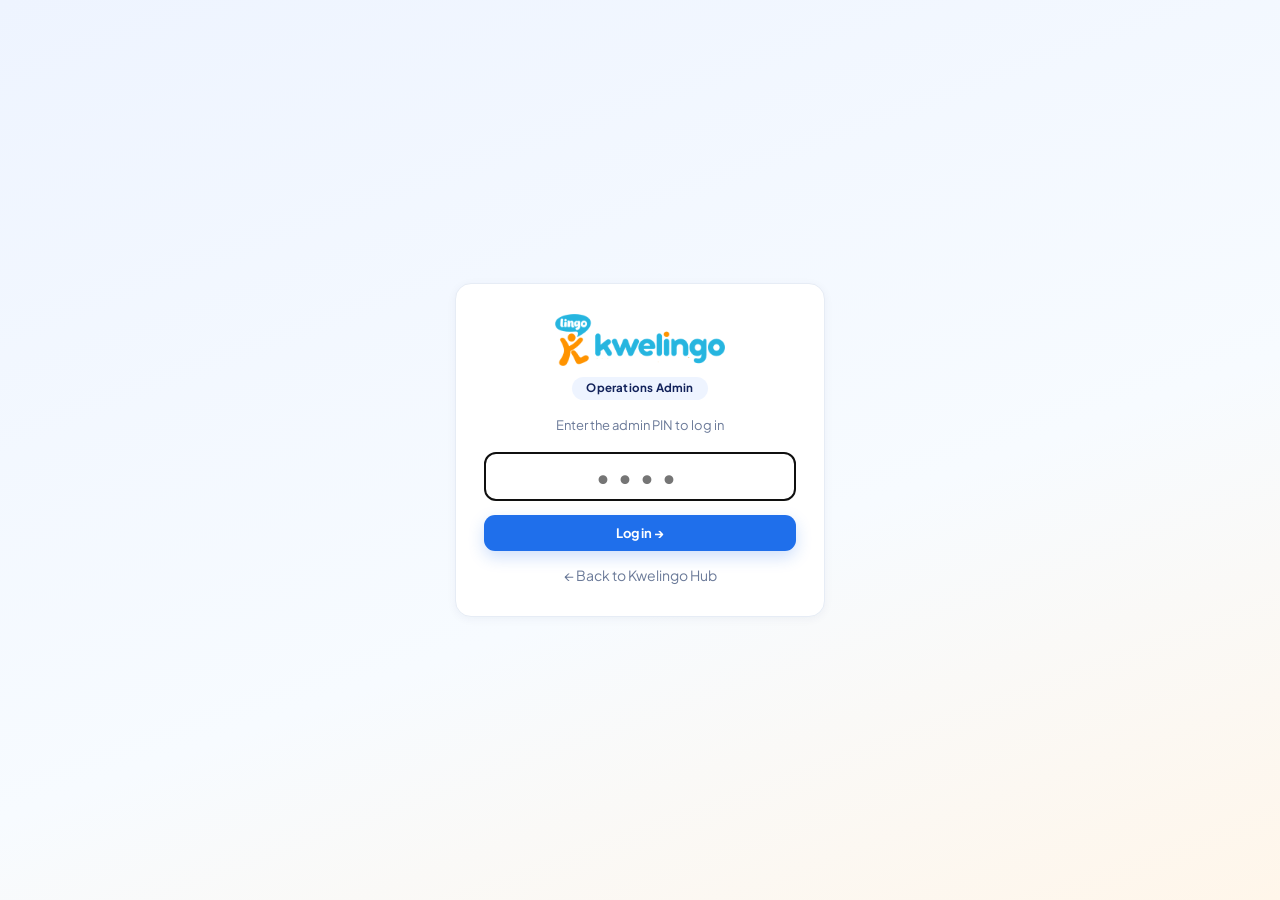
<file: admin.html>
<!DOCTYPE html>
<html lang="en">
<head>
<meta charset="UTF-8">
<meta name="viewport" content="width=device-width, initial-scale=1.0">
<title>Operations Admin — Kwelingo Academy</title>
<link rel="icon" href="assets/logo.png">
<link rel="manifest" href="manifest.json">
<meta name="theme-color" content="#1F6FEB">
<link rel="apple-touch-icon" href="assets/icon-192.png">
<link rel="stylesheet" href="assets/style.css?v=20261124">
<style>
  .welcome h1{font-size:28px}
  .stat5{display:grid;grid-template-columns:repeat(5,minmax(0,1fr));gap:14px;margin-bottom:18px}
  .stat5 .stat{cursor:pointer}
  .home-row{display:grid;grid-template-columns:minmax(0,1.15fr) minmax(0,1fr);gap:18px;margin-bottom:18px}
  .cls-line{display:grid;grid-template-columns:110px 1fr auto;gap:12px;align-items:center;padding:11px 4px;border-bottom:1px solid var(--line)}
  .cls-line:last-child{border-bottom:0}
  .cls-line .t{font-size:12.5px;color:var(--muted);font-weight:700}
  .cls-line b{color:var(--navy);font-size:13.5px;display:block}.cls-line small{color:var(--muted);font-size:12px;display:block}
  .side .aud-tiles{grid-template-columns:1fr}.side .aud-tiles label{align-items:center}
  html.embed .sidebar,html.embed .topbar,html.embed .backdrop,html.embed .foot-note,html.embed .botnav,html.embed #adGate{display:none!important}
  html.embed .main{margin-left:0!important}
  html.embed .content{padding:8px 4px!important}
  html.embed body{background:transparent}
  html.embed .page-head .ph-left{display:none}
  html.embed .page-head{justify-content:flex-end;margin-bottom:6px}
  html.embed #ivTabs{display:none}
  /* read-only (Super Admin overview) */
  html.ro .content .btn-primary,html.ro .content .btn-danger,html.ro .content .btn-green,html.ro .content .menu-wrap,html.ro .content .ro-hide{display:none!important}
  html.ro .content textarea,html.ro .content .side input{pointer-events:none;background:#F6F8FC}
  .ro-band{display:none}
  html.ro .ro-band{display:block;background:#F1F6FF;border:1px solid #DAE6FB;color:#33507A;border-radius:12px;padding:9px 14px;font-size:12.5px;margin-bottom:10px}
  .dropzone2{border:2px dashed #C7D5EC;border-radius:12px;padding:18px;text-align:center;color:var(--muted);font-size:12.5px;cursor:pointer;background:#FAFCFF}
  .dropzone2:hover{border-color:var(--blue)}
  @media(max-width:1280px){.stat5{grid-template-columns:repeat(3,minmax(0,1fr))}.msg-grid{grid-template-columns:300px minmax(0,1fr)}.msg-grid>.info{display:none}}
  @media(max-width:1180px){.split2{grid-template-columns:minmax(0,1fr)}.three{grid-template-columns:minmax(0,1fr)}}
  @media(max-width:1100px){.home-row{grid-template-columns:minmax(0,1fr)}}
  @media(max-width:768px){.stat5{grid-template-columns:repeat(2,minmax(0,1fr))}.msg-grid{grid-template-columns:minmax(0,1fr)}.cls-line{grid-template-columns:80px 1fr}.cls-line>span:last-child{grid-column:2}}
</style>
</head>
<body>
<script>if(/[?&]embed=1/.test(location.search)) document.documentElement.classList.add('embed'); if(/[?&]ro=1/.test(location.search)) document.documentElement.classList.add('ro');</script>

<!-- ===== PIN GATE ===== -->
<div id="adGate" style="position:fixed;inset:0;z-index:600;background:linear-gradient(160deg,#EEF4FF 0%,#F7FBFF 60%,#FFF6EA 100%);display:flex;align-items:center;justify-content:center;padding:20px">
  <div class="card card-pad" style="max-width:370px;width:100%;text-align:center;padding:30px 28px">
    <img src="assets/logo-h.png" onerror="this.src='assets/logo.png'" alt="Kwelingo Academy" style="height:52px;margin:0 auto 10px">
    <span class="ls-sub" style="display:inline-block;margin-bottom:16px">Operations Admin</span>
    <p class="text-muted" style="font-size:13px;margin-bottom:16px">Enter the admin PIN to log in</p>
    <input id="adPin" type="password" maxlength="12" inputmode="numeric" placeholder="••••" style="letter-spacing:8px;text-align:center;font-size:20px;font-weight:800;width:100%;padding:11px;border:1.5px solid var(--line);border-radius:11px" onkeydown="if(event.key==='Enter')adLogin()">
    <button class="btn btn-primary btn-block" style="margin-top:14px" onclick="adLogin()">Log in →</button>
    <div class="help" id="adErr" style="color:var(--red);margin-top:10px;font-weight:600"></div>
    <div class="help" style="margin-top:14px"><a href="portal.html" style="color:var(--muted)">← Back to Kwelingo Hub</a></div>
  </div>
</div>

<div class="app">
  <aside class="sidebar">
    <div class="sidebar-head" id="logo"></div>
    <nav class="nav">
      <a data-view="dashboard" class="active"><span class="ic">🏠</span> Dashboard</a>
      <a data-view="classops"><span class="ic">📅</span> Class Operations</a>
      <a data-view="classes"><span class="ic">🏫</span> Classes &amp; Enrollment</a>
      <a data-view="requests"><span class="ic">📨</span> Requests <span class="nav-dot" id="reqDot" style="display:none"></span></a>
      <a data-view="lessons"><span class="ic">📖</span> Lesson Plans <span class="nav-dot" id="lpDot" style="display:none"></span></a>
      <a data-view="certs"><span class="ic">🏅</span> Certificates <span class="nav-dot" id="certDot" style="display:none"></span></a>
      <a data-view="attendance"><span class="ic">📊</span> Attendance &amp; Progress</a>
      <a data-view="invoices"><span class="ic">💳</span> Invoices &amp; Payments <span class="nav-dot" id="invDot" style="display:none"></span></a>
      <a data-view="sop"><span class="ic">📘</span> Guidelines &amp; SOP</a>
      <a data-view="messages"><span class="ic">💬</span> Messages <span class="nav-dot" id="msgDot" style="display:none"></span></a>
      <a data-view="announce"><span class="ic">📣</span> Announcements</a>
      <a data-view="settings"><span class="ic">⚙️</span> Settings</a>
      <div class="divider"></div>
      <a href="portal.html"><span class="ic">↩️</span> Switch Portal</a>
      <a onclick="adLogout()"><span class="ic">🚪</span> Log out</a>
    </nav>
  </aside>
  <div class="backdrop" onclick="toggleSidebar()"></div>

  <div class="main">
    <div class="topbar">
      <button class="hamburger" onclick="toggleSidebar()">☰</button>
      <div class="spacer"></div>
      <div class="bell" onclick="go('dashboard')" title="Pending items">🔔<span class="dot" id="bellDot" style="display:none"></span></div>
      <div class="me"><div class="who">Admin<small>Operations Admin</small></div><div class="avatar">A</div></div>
    </div>

    <div class="content">
      <div class="ro-band">👁️ View only — approvals and changes are made in the Operations Admin portal.</div>

      <!-- ===== DASHBOARD ===== -->
      <section class="view" id="view-dashboard">
        <div class="page-head welcome"><div><h1 id="hi">Good morning!</h1><div class="sub">Here's what you need to take care of today.</div></div><div class="text-muted" id="todayLong" style="font-weight:600"></div></div>
        <div id="bdayBanner" style="display:none;background:linear-gradient(120deg,#fff0f6,#eef7fd);border:1.5px solid #ffc9e0;border-radius:14px;padding:12px 18px;margin-bottom:16px;color:var(--navy);font-size:13.5px"></div>
        <div class="stat5">
          <div class="stat tint-blue" onclick="go('classops')"><div class="stat-row"><div class="icon">📅</div><div><div class="val" id="kToday">0</div><div class="lbl">Today's Classes</div></div></div></div>
          <div class="stat tint-amber" onclick="go('requests')"><div class="stat-row"><div class="icon">⏳</div><div><div class="val" id="kReq">0</div><div class="lbl">Pending Requests</div></div></div></div>
          <div class="stat tint-purple" onclick="go('lessons')"><div class="stat-row"><div class="icon">📖</div><div><div class="val" id="kLp">0</div><div class="lbl">Lesson Plans to Review</div></div></div></div>
          <div class="stat tint-green" onclick="go('certs')"><div class="stat-row"><div class="icon">🏅</div><div><div class="val" id="kCert">0</div><div class="lbl">Certificates to Issue</div></div></div></div>
          <div class="stat tint-pink" onclick="go('messages')"><div class="stat-row"><div class="icon">💬</div><div><div class="val" id="kMsg">0</div><div class="lbl">Unread Messages</div></div></div></div>
        </div>
        <div class="home-row">
          <div class="card card-pad"><div class="card-title">Today's Classes <span class="more" onclick="go('classops')">View All →</span></div><div id="homeToday"></div></div>
          <div class="card card-pad"><div class="card-title">Pending Items <span class="more" onclick="go('requests')">View All →</span></div><div id="homePending"></div></div>
        </div>
        <div class="home-row">
          <div class="card card-pad"><div class="card-title">Recent Messages <span class="more" onclick="go('messages')">View All →</span></div><div id="homeMsgs"></div></div>
          <div class="card card-pad"><div class="card-title">Announcements <span class="more" onclick="go('announce')">View All →</span></div><div id="homeAnn"></div></div>
        </div>
      </section>

      <!-- ===== CLASSES & ENROLLMENT (class groups) ===== -->
      <section class="view hide" id="view-classes">
        <div class="page-head"><div class="ph-left"><div class="ph-ic">🏫</div><div><h1>Classes &amp; Enrollment</h1><div class="sub">Create classes (Class ID), assign teachers &amp; students, and generate the session schedule.</div></div></div>
          <div style="display:flex;gap:8px"><button class="btn btn-outline btn-sm" onclick="exportClassesO()">⬇️ Export</button><button class="btn btn-primary" onclick="openClassGroup()">＋ Add Class</button></div></div>
        <div class="grid grid-4" style="margin-bottom:16px" id="cgStats"></div>
        <div class="utabs" id="cgTabs"></div>
        <div class="toolbar"><select id="cgFProg" onchange="renderClassGroups(true)"></select><select id="cgFTutor" onchange="renderClassGroups(true)"></select><select id="cgFMode" onchange="renderClassGroups(true)"><option value="">All Modes</option><option>Onsite</option><option>Online</option><option>Hybrid</option></select><input class="grow" id="cgQ" placeholder="🔎 Search class ID, name, teacher or level…" oninput="renderClassGroups(true)"></div>
        <div class="card"><div class="table-wrap"><table class="tbl">
          <thead><tr><th>Class ID</th><th>Name</th><th>Program</th><th>Teacher</th><th>Schedule</th><th>Mode</th><th>Students</th><th>Status</th><th>Start – End</th><th>Applicants</th><th></th></tr></thead>
          <tbody id="cgBody"></tbody></table></div></div>
      </section>

      <!-- ===== CLASS OPERATIONS ===== -->
      <section class="view hide" id="view-classops">
        <div class="page-head"><div class="ph-left"><div class="ph-ic">📅</div><div><h1>Class Operations</h1><div class="sub">View and manage class schedules, class details, and any changes.</div></div></div>
          <button class="btn btn-primary" onclick="openSession()">＋ Add Session</button></div>
        <div class="utabs" id="coTabs"></div>
        <div class="toolbar" id="coBar">
          <input type="month" id="coMonth" onchange="CO_PAGE=1;renderClassOps()">
          <button class="btn btn-outline btn-sm" onclick="stepMonth('coMonth',-1);CO_PAGE=1;renderClassOps()">‹</button>
          <button class="btn btn-outline btn-sm" onclick="stepMonth('coMonth',1);CO_PAGE=1;renderClassOps()">›</button>
          <button class="btn btn-ghost btn-sm" onclick="document.getElementById('coMonth').value=TODAY.slice(0,7);CO_PAGE=1;renderClassOps()">This Month</button>
          <select id="coProg" onchange="CO_PAGE=1;renderClassOps()"></select>
          <input class="grow" id="coSearch" placeholder="🔎 Search class, student, teacher…" oninput="CO_PAGE=1;renderClassOps()">
        </div>
        <div id="coBody"></div>
      </section>

      <!-- ===== REQUESTS ===== -->
      <section class="view hide" id="view-requests">
        <div class="page-head"><div class="ph-left"><div class="ph-ic">📨</div><div><h1>Requests</h1><div class="sub">Review and manage reschedule and recovery class requests.</div></div></div></div>
        <div class="utabs" id="rqTabs"></div>
        <div class="toolbar">
          <input type="month" id="rqMonth" onchange="renderRequests()">
          <select id="rqProg" onchange="renderRequests()"></select>
          <select id="rqStatus" onchange="renderRequests()"><option value="">All Statuses</option><option value="pending">Pending</option><option value="approved">Approved</option><option value="rejected">Rejected</option></select>
          <input class="grow" id="rqSearch" placeholder="🔎 Search by student name, class, or teacher…" oninput="renderRequests()">
        </div>
        <div class="split2 noside" id="rqWrap">
          <div class="card"><div class="table-wrap"><table class="tbl"><thead id="rqHead"></thead><tbody id="rqBody"></tbody></table></div></div>
          <div class="card card-pad side panel-side" id="rqSide"></div>
        </div>
      </section>

      <!-- ===== LESSON PLANS ===== -->
      <section class="view hide" id="view-lessons">
        <div class="page-head"><div class="ph-left"><div class="ph-ic">📖</div><div><h1>Lesson Plans</h1><div class="sub">View teacher-submitted lesson plans from the Teacher's Room.</div></div></div></div>
        <div class="toolbar">
          <input type="month" id="lpMonth" onchange="LP_PAGE=1;renderLessons()">
          <select id="lpProg" onchange="LP_PAGE=1;renderLessons()"></select>
          <select id="lpClass" onchange="LP_PAGE=1;renderLessons()"></select>
          <select id="lpTeacher" onchange="LP_PAGE=1;renderLessons()"></select>
          <select id="lpStat" onchange="LP_PAGE=1;renderLessons()"><option value="">All Statuses</option><option>Submitted</option><option>Reviewed</option><option>Needs Revision</option><option>Draft</option><option>Not Submitted</option></select>
          <input class="grow" id="lpSearch" placeholder="🔎 Search by class, teacher, topic…" oninput="LP_PAGE=1;renderLessons()">
        </div>
        <div class="split2 noside" id="lpWrap">
          <div class="card"><div class="table-wrap"><table class="tbl"><thead><tr><th>Date</th><th>Class</th><th>Program / Level</th><th>Teacher</th><th>Topic</th><th>Status</th><th>Action</th></tr></thead><tbody id="lpBody"></tbody></table></div><div class="pager" id="lpPager"></div></div>
          <div class="card card-pad side panel-side" id="lpSide"></div>
        </div>
      </section>

      <!-- ===== CERTIFICATES ===== -->
      <section class="view hide" id="view-certs">
        <div class="page-head"><div class="ph-left"><div class="ph-ic">🏅</div><div><h1>Certificate Management</h1><div class="sub">Check eligibility, generate or upload certificates, and track issued certificates.</div></div></div></div>
        <div class="utabs" id="ceTabs"></div>
        <div class="toolbar" id="ceBar">
          <select id="ceProg" onchange="renderCerts()"></select>
          <select id="ceClass" onchange="renderCerts()"></select>
          <input class="grow" id="ceSearch" placeholder="🔎 Search student name…" oninput="renderCerts()">
        </div>
        <div id="ceTpl" class="hide"></div>
        <div class="split2 noside" id="ceWrap">
          <div class="card"><div class="table-wrap"><table class="tbl"><thead id="ceHead"></thead><tbody id="ceBody"></tbody></table></div></div>
          <div class="card card-pad side panel-side" id="ceSide"></div>
        </div>
        <div class="note-band mt-16" style="font-size:12.5px">🏅 A student is <b>eligible</b> when they have attended at least the class's minimum sessions (default <b>26 of 32</b>, ≈80%). Late counts as present; sick/excused/absent do not. <b>Generate</b> creates the e-certificate automatically (using your design from the <b>Certificate Template</b> tab, if uploaded); <b>Upload</b> lets you attach a certificate file made elsewhere. Students see issued certificates in their Student Hub.</div>
      </section>

      <!-- ===== ATTENDANCE & PROGRESS ===== -->
      <section class="view hide" id="view-attendance">
        <div class="page-head"><div class="ph-left"><div class="ph-ic">📊</div><div><h1>Attendance &amp; Progress</h1><div class="sub">Monitor student attendance, class progress, and teacher attendance.</div></div></div>
          <div class="toolbar" style="margin:0"><input type="month" id="apMonth" onchange="renderAttendance()"><select id="apProg" onchange="renderAttendance()"></select><select id="apClass" onchange="renderAttendance()"></select></div></div>
        <div class="utabs" id="apTabs"></div>
        <div id="apBody"></div>
      </section>


      <!-- ===== INVOICES & PAYMENTS ===== -->
      <section class="view hide" id="view-invoices">
        <div class="page-head"><div class="ph-left"><div class="ph-ic">💳</div><div><h1>Invoices &amp; Payments</h1><div class="sub" id="ivSub">Create invoices, track student payments, and send reminders.</div></div></div>
          <div style="display:flex;gap:8px;flex-wrap:wrap"><button class="btn btn-outline" onclick="exportInv()">⬇️ Export</button><button class="btn btn-primary" id="ivNewBtn" onclick="IV_TAB==='students'?openInvForm():openTpGenerate()">＋ Create Invoice</button></div></div>
        <div class="utabs" id="ivTabs"></div>
        <div class="grid" style="grid-template-columns:repeat(auto-fit,minmax(170px,1fr));gap:14px;margin-bottom:16px" id="ivStats"></div>
        <div class="toolbar" id="ivBar"></div>
        <div class="split2 noside" id="ivWrap">
          <div class="card"><div class="table-wrap"><table class="tbl"><thead id="ivHead"></thead><tbody id="ivBody"></tbody></table></div><div class="pager" id="ivPager"></div></div>
          <div class="card card-pad side panel-side" id="ivSide"></div>
        </div>
      </section>

      <!-- ===== GUIDELINES & SOP ===== -->
      <section class="view hide" id="view-sop">
        <div class="page-head"><div class="ph-left"><div class="ph-ic">📘</div><div><h1>Guidelines &amp; SOP (Teachers)</h1><div class="sub">Manage and share important guidelines, policies, and standard operating procedures for teachers.</div></div></div>
          <button class="btn btn-primary" onclick="openSopForm()">＋ Upload Document</button></div>
        <div class="grid grid-4" style="margin-bottom:16px" id="sopStats"></div>
        <div class="chip-tabs" id="sopCats"></div>
        <div class="split2 noside" id="sopWrap">
          <div class="card"><div class="card-pad" style="padding-bottom:6px"><div class="toolbar" style="margin:0"><input class="grow" id="sopQ" placeholder="🔎 Search documents…" oninput="renderSop()"><select id="sopSt" onchange="renderSop()"><option value="">All Statuses</option><option>Published</option><option>Draft</option></select></div></div>
            <div class="table-wrap"><table class="tbl"><thead><tr><th>Title</th><th>Category</th><th>Last Updated</th><th>Status</th><th></th></tr></thead><tbody id="sopBody"></tbody></table></div></div>
          <div class="card card-pad side panel-side" id="sopSide"></div>
        </div>
      </section>

      <!-- ===== MESSAGES ===== -->
      <section class="view hide" id="view-messages">
        <div class="page-head"><div class="ph-left"><div class="ph-ic">💬</div><div><h1>Messages</h1><div class="sub">Chat with students, parents, and teachers.</div></div></div>
          <button class="btn btn-primary" onclick="openNewMsg()">✏️ New Message</button></div>
        <div class="utabs" id="msTabs"></div>
        <div class="msg-grid">
          <div class="card card-pad" style="padding:12px"><input id="msSearch" placeholder="🔎 Search by name or class…" oninput="drawConvList()" style="width:100%;padding:9px 12px;border:1.5px solid var(--line);border-radius:10px;margin-bottom:8px"><div id="msList" style="max-height:600px;overflow:auto"></div></div>
          <div class="card chatbox"><div class="card-pad" style="padding:14px 18px;border-bottom:1px solid var(--line);display:flex;align-items:center;gap:12px"><span class="av-sm" id="msAv">?</span><div><b style="color:var(--navy)" id="msName">Select a conversation</b><div class="text-muted" style="font-size:12px" id="msSub"></div></div></div>
            <div class="feed" id="msFeed"><div class="empty">Choose a conversation on the left.</div></div>
            <div class="send"><input id="msMsg" placeholder="Type a message…" onkeydown="if(event.key==='Enter')sendMsg()"><button class="btn btn-primary" onclick="sendMsg()">➤</button></div></div>
          <div class="info"><div class="card card-pad" id="msInfo"><div class="text-muted" style="font-size:13px">Conversation details appear here.</div></div></div>
        </div>
      </section>

      <!-- ===== ANNOUNCEMENTS ===== -->
      <section class="view hide" id="view-announce">
        <div class="page-head"><div class="ph-left"><div class="ph-ic">📣</div><div><h1>Announcements</h1><div class="sub">Share important information with students, parents, and teachers.</div></div></div>
          <button class="btn btn-primary" onclick="document.getElementById('anTitle').focus()">＋ New Announcement</button></div>
        <div class="split2">
          <div>
            <div class="utabs" id="anTabs"></div>
            <div class="toolbar"><input class="grow" id="anSearch" placeholder="🔎 Search announcements…" oninput="renderAnnounce()"><select id="anStat" onchange="renderAnnounce()"><option value="">All Statuses</option><option>Published</option><option>Scheduled</option></select></div>
            <div class="card"><div class="table-wrap"><table class="tbl"><thead><tr><th>Title</th><th>Audience</th><th>Program / Class</th><th>Date &amp; Time</th><th>Status</th><th></th></tr></thead><tbody id="anBody"></tbody></table></div></div>
          </div>
          <div class="card card-pad side">
            <div class="card-title">Create Announcement</div>
            <div style="font-weight:800;color:var(--navy);font-size:13px">1. Audience</div><div class="help" style="margin-bottom:8px">Select who will receive this announcement.</div>
            <div class="aud-tiles">
              <label><input type="checkbox" id="anAudS" checked><span>🎓<b>Students</b>by program or class</span></label>
              <label><input type="checkbox" id="anAudP"><span>👪<b>Parents</b>by program or class</span></label>
              <label><input type="checkbox" id="anAudT"><span>🧑‍🏫<b>Teachers</b>bulletin board</span></label>
            </div>
            <div class="field-row" style="margin-top:12px">
              <div class="field"><label>Program</label><select id="anProg" onchange="fillAnClass()"></select></div>
              <div class="field"><label>Level (optional)</label><input id="anLevel" placeholder="e.g. A1, A2"></div>
            </div>
            <div class="field"><label>Class (optional)</label><select id="anClass"></select></div>
            <div style="font-weight:800;color:var(--navy);font-size:13px;margin:6px 0 8px">2. Content</div>
            <div class="field"><label>Title <span class="req">*</span></label><input id="anTitle" placeholder="Enter announcement title…"></div>
            <div class="field"><label>Message <span class="req">*</span></label><textarea id="anBodyTx" rows="4" placeholder="Type your message here…"></textarea></div>
            <div style="font-weight:800;color:var(--navy);font-size:13px;margin:6px 0 8px">3. Attachment (optional)</div>
            <div class="dropzone2" onclick="document.getElementById('anFile').click()">☁️ Click to upload — PDF, JPG, PNG, DOCX (max 10 MB)<div id="anFileName" style="font-weight:700;color:var(--navy);margin-top:4px"></div></div>
            <input type="file" id="anFile" class="hide" onchange="document.getElementById('anFileName').textContent=this.files[0]?('📎 '+this.files[0].name):''">
            <div style="font-weight:800;color:var(--navy);font-size:13px;margin:14px 0 8px">4. Schedule</div>
            <div style="display:flex;gap:16px;align-items:center;flex-wrap:wrap;font-size:13px">
              <label style="display:flex;gap:6px;align-items:center;margin:0;font-weight:600"><input type="radio" name="anWhen" value="now" checked style="width:auto" onchange="document.getElementById('anAt').classList.add('hide')"> Publish now</label>
              <label style="display:flex;gap:6px;align-items:center;margin:0;font-weight:600"><input type="radio" name="anWhen" value="later" style="width:auto" onchange="document.getElementById('anAt').classList.remove('hide')"> Schedule for later</label>
              <input type="datetime-local" id="anAt" class="hide" style="padding:8px 10px;border:1.5px solid var(--line);border-radius:9px">
            </div>
            <div style="display:flex;gap:10px;justify-content:flex-end;margin-top:16px"><button class="btn btn-ghost" onclick="resetAnForm()">Cancel</button><button class="btn btn-primary" onclick="publishAnn()">Publish Announcement</button></div>
          </div>
        </div>
      </section>

      <!-- ===== SETTINGS ===== -->
      <section class="view hide" id="view-settings">
        <div class="page-head"><div class="ph-left"><div class="ph-ic">⚙️</div><div><h1>Settings</h1><div class="sub">Admin PIN and maintenance tools.</div></div></div></div>
        <div class="grid grid-2" style="align-items:start">
          <div class="card card-pad"><div class="card-title">🔒 Change Admin PIN</div>
            <div class="field-row"><div class="field"><label>Current PIN</label><input type="password" id="stOld" inputmode="numeric" maxlength="10"></div><div class="field"><label>New PIN (4–10 digits)</label><input type="password" id="stNew" inputmode="numeric" maxlength="10"></div></div>
            <button class="btn btn-primary" onclick="changeAdminPin()">Update PIN</button></div>
          <div class="card card-pad"><div class="card-title">🧹 Maintenance</div>
            <p class="text-muted" style="font-size:13px;margin-bottom:12px">Class documentation photos are stored inside the class records. Clear them to keep the database light (topics, notes and attendance stay safe).</p>
            <button class="btn btn-outline" id="clrDocsBtn" onclick="clearAllDocs()">🗑️ Delete all documentation photos</button>
            <div class="note-band mt-16" style="font-size:12.5px">👥 Student, parent, teacher &amp; class-group data are managed in the <b>Super Admin</b> portal.</div></div>
        </div>
      </section>

      <div class="foot-note">© 2026 Kwelingo Academy · Operations Admin</div>
    </div>
  </div>
</div>

<!-- ===== MODAL: SESSION ===== -->
<div class="modal-overlay" id="mSession">
  <div class="modal">
    <div class="modal-head"><h3 id="ssTitle">Add Class</h3><button class="x" onclick="closeModal('mSession')">×</button></div>
    <div class="modal-body">
      <input type="hidden" id="ssKey">
      <div class="field"><label>Class</label><select id="ssGroup" onchange="ssGroupChanged()"></select><div class="help">Pick a class group — or “Single student” for a 1-on-1 / one-off session.</div></div>
      <div class="field" id="ssStuWrap"><label>Student <span class="req">*</span></label><select id="ssStudent"></select></div>
      <div class="field-row">
        <div class="field"><label>Date <span class="req">*</span></label><input type="date" id="ssDate"></div>
        <div class="field"><label>Teacher <span class="req">*</span></label><select id="ssTutor"></select></div>
      </div>
      <div class="field-row">
        <div class="field"><label>Start Time <span class="req">*</span></label><input type="time" id="ssStart"></div>
        <div class="field"><label>End Time</label><input type="time" id="ssEnd"></div>
      </div>
      <div class="field-row">
        <div class="field"><label>Type</label><select id="ssType"><option value="onsite">Onsite</option><option value="online">Online</option></select></div>
        <div class="field"><label>Room / Link</label><input id="ssRoom" placeholder="e.g. Room 2 / Zoom"></div>
      </div>
      <div class="field"><label>Session Type</label><select id="ssKind"><option value="regular">Regular</option><option value="recovery">Recovery class</option><option value="makeup">Make-up class</option></select></div>
      <div class="field"><label>Documentation Photo <span class="help" style="display:inline">(optional)</span></label>
        <button type="button" class="btn btn-outline btn-sm" onclick="document.getElementById('ssDoc').click()">🖼️ Choose photo</button> <span id="ssDocName" class="text-muted" style="font-size:12px"></span>
        <input type="file" id="ssDoc" accept="image/*" class="hide" onchange="document.getElementById('ssDocName').textContent=this.files[0]?this.files[0].name:''"></div>
      <div class="note-band" id="ssInfo" style="font-size:12px;display:none"></div>
    </div>
    <div class="modal-foot" style="justify-content:space-between">
      <button class="btn btn-danger" id="ssDel" style="display:none" onclick="deleteSession()">🗑️ Delete</button>
      <div style="display:flex;gap:10px;margin-left:auto"><button class="btn btn-ghost" onclick="closeModal('mSession')">Cancel</button><button class="btn btn-primary" onclick="saveSession()">Save</button></div>
    </div>
  </div>
</div>

<!-- ===== MODAL: CANCEL / RESCHEDULE SESSION ===== -->
<div class="modal-overlay" id="mChange">
  <div class="modal">
    <div class="modal-head"><h3 id="chTitle">Reschedule Session</h3><button class="x" onclick="closeModal('mChange')">×</button></div>
    <div class="modal-body">
      <input type="hidden" id="chKey"><input type="hidden" id="chMode">
      <div class="note-band" id="chInfo" style="font-size:12.5px;margin-bottom:12px"></div>
      <div id="chResched"><div class="field-row"><div class="field"><label>New Date</label><input type="date" id="chDate"></div><div class="field"><label>New Start Time</label><input type="time" id="chTime"></div></div></div>
      <div class="field"><label id="chNoteLbl">Reason / Note</label><textarea id="chNote" rows="2" placeholder="e.g. Teacher is sick"></textarea></div>
    </div>
    <div class="modal-foot"><button class="btn btn-ghost" onclick="closeModal('mChange')">Close</button><button class="btn btn-primary" id="chBtn" onclick="applyChange()">Save</button></div>
  </div>
</div>


<!-- ===== MODAL: INVOICE ===== -->
<div class="modal-overlay" id="mInv">
  <div class="modal">
    <div class="modal-head"><h3 id="ifmTitle">Create Invoice</h3><button class="x" onclick="closeModal('mInv')">×</button></div>
    <div class="modal-body">
      <input type="hidden" id="ivId">
      <div class="field"><label>Student <span class="req">*</span></label><select id="ivStu" onchange="ivStuChanged()"></select></div>
      <div class="field-row"><div class="field"><label>Program</label><input id="ivProg"></div><div class="field"><label>Level</label><input id="ivLvl"></div></div>
      <div class="field-row"><div class="field"><label>Billing Period (month)</label><input type="month" id="ivMonth"></div><div class="field"><label>Invoice No.</label><input id="ivNo" readonly style="font-weight:700"></div></div>
      <div class="field-row"><div class="field"><label>Sessions <span class="req">*</span></label><input type="number" id="ivMeet" value="8" oninput="ivCalc()"></div><div class="field"><label>Price per Session (Rp) <span class="req">*</span></label><input type="number" id="ivPrice" oninput="ivCalc()"></div></div>
      <div class="field-row"><div class="field"><label>Additional Fee (Rp)</label><input type="number" id="ivAdd" value="0" oninput="ivCalc()"></div><div class="field"><label>Additional Fee Note</label><input id="ivAddNote" placeholder="e.g. book, recovery class"></div></div>
      <div class="field-row"><div class="field"><label>Invoice Date</label><input type="date" id="ivIssue"></div><div class="field"><label>Due Date</label><input type="date" id="ivDue"></div></div>
      <div class="field"><label>Notes (shown on invoice)</label><textarea id="ivNote" rows="2"></textarea></div>
      <div class="note-band" style="font-size:13px">Total: <b id="ivTotal" style="color:var(--navy);font-size:16px">Rp 0</b></div>
    </div>
    <div class="modal-foot"><button class="btn btn-ghost" onclick="closeModal('mInv')">Cancel</button><button class="btn btn-primary" onclick="saveInvoice()">Save Invoice</button></div>
  </div>
</div>

<!-- ===== MODAL: RECORD PAYMENT ===== -->
<div class="modal-overlay" id="mRecPay">
  <div class="modal">
    <div class="modal-head"><h3>Record Payment</h3><button class="x" onclick="closeModal('mRecPay')">×</button></div>
    <div class="modal-body"><input type="hidden" id="rpId">
      <div class="note-band" id="rpInfo" style="font-size:12.5px;margin-bottom:12px"></div>
      <div class="field-row"><div class="field"><label>Payment Date</label><input type="date" id="rpDate"></div><div class="field"><label>Method</label><select id="rpMethod"><option>Bank Transfer</option><option>Cash</option><option>QRIS</option><option>Other</option></select></div></div>
      <div class="field"><label>Proof (optional)</label><button type="button" class="btn btn-outline btn-sm" onclick="document.getElementById('rpFile').click()">📎 Choose file</button> <span id="rpFileName" class="text-muted" style="font-size:12px"></span><input type="file" id="rpFile" class="hide" accept="image/*,application/pdf" onchange="document.getElementById('rpFileName').textContent=this.files[0]?this.files[0].name:''"></div>
    </div>
    <div class="modal-foot"><button class="btn btn-ghost" onclick="closeModal('mRecPay')">Cancel</button><button class="btn btn-green" onclick="recordPayment()">✅ Mark as Paid</button></div>
  </div>
</div>

<!-- ===== MODAL: TEACHER PAYMENT SENT ===== -->
<div class="modal-overlay" id="mTpSent">
  <div class="modal">
    <div class="modal-head"><h3>Upload Payment Proof</h3><button class="x" onclick="closeModal('mTpSent')">×</button></div>
    <div class="modal-body"><input type="hidden" id="tsId">
      <div class="field"><label>Transfer Date</label><input type="date" id="tsDate"></div>
      <div class="field"><label>Proof of Transfer</label><button type="button" class="btn btn-outline btn-sm" onclick="document.getElementById('tsFile').click()">📎 Choose file</button> <span id="tsFileName" class="text-muted" style="font-size:12px"></span><input type="file" id="tsFile" class="hide" accept="image/*,application/pdf" onchange="document.getElementById('tsFileName').textContent=this.files[0]?this.files[0].name:''"></div>
    </div>
    <div class="modal-foot"><button class="btn btn-ghost" onclick="closeModal('mTpSent')">Cancel</button><button class="btn btn-primary" onclick="tpMarkSent()">📨 Send Payment Notification to Teacher</button></div>
  </div>
</div>

<!-- ===== MODAL: SOP DOCUMENT ===== -->
<div class="modal-overlay" id="mSop">
  <div class="modal">
    <div class="modal-head"><h3 id="sfTitle">Upload Document</h3><button class="x" onclick="closeModal('mSop')">×</button></div>
    <div class="modal-body"><input type="hidden" id="sfId">
      <div class="field"><label>Title <span class="req">*</span></label><input id="sfName" placeholder="e.g. Teacher Handbook"></div>
      <div class="field-row"><div class="field"><label>Category</label><select id="sfCat"><option>General</option><option>Teaching</option><option>Class Management</option><option>Student Interaction</option><option>Admin &amp; Payment</option><option>Health &amp; Safety</option></select></div><div class="field"><label>Status</label><select id="sfStatus"><option>Published</option><option>Draft</option></select></div></div>
      <div class="field"><label>File (PDF, DOCX — max 10 MB)</label><button type="button" class="btn btn-outline btn-sm" onclick="document.getElementById('sfFile').click()">📎 Choose file</button> <span id="sfFileName" class="text-muted" style="font-size:12px"></span><input type="file" id="sfFile" class="hide" onchange="document.getElementById('sfFileName').textContent=this.files[0]?this.files[0].name:''"></div>
      <div class="field"><label>…or Google Drive link</label><input id="sfUrl" placeholder="https://drive.google.com/file/d/…/view"></div>
      <div class="field"><label>Description (optional)</label><textarea id="sfNote" rows="2"></textarea></div>
    </div>
    <div class="modal-foot"><button class="btn btn-ghost" onclick="closeModal('mSop')">Cancel</button><button class="btn btn-primary" onclick="saveSop()">Save Document</button></div>
  </div>
</div>

<!-- ===== MODAL: NEW MESSAGE ===== -->
<div class="modal-overlay" id="mNewMsg">
  <div class="modal">
    <div class="modal-head"><h3>New Message</h3><button class="x" onclick="closeModal('mNewMsg')">×</button></div>
    <div class="modal-body">
      <div class="field"><label>Send to</label><select id="nmKind" onchange="fillNmWho()"><option value="teacher">Teacher</option><option value="student">Student</option><option value="parent">Parent</option></select></div>
      <div class="field"><label>Recipient</label><select id="nmWho"></select></div>
    </div>
    <div class="modal-foot"><button class="btn btn-ghost" onclick="closeModal('mNewMsg')">Cancel</button><button class="btn btn-primary" onclick="startNewMsg()">Open Chat →</button></div>
  </div>
</div>

<!-- ===== MODAL: INFO ===== -->
<div class="modal-overlay" id="mInfo">
  <div class="modal wide">
    <div class="modal-head"><h3 id="ifTitle">Details</h3><button class="x" onclick="closeModal('mInfo')">×</button></div>
    <div class="modal-body" id="ifBody"></div>
    <div class="modal-foot"><button class="btn btn-ghost" onclick="closeModal('mInfo')">Close</button></div>
  </div>
</div>

<!-- MODAL: CLASS GROUP -->
<div class="modal-overlay" id="mClassGroup">
  <div class="modal">
    <div class="modal-head"><h3 id="mCgTitle">Add Class</h3><button class="x" onclick="closeModal('mClassGroup')">×</button></div>
    <div class="modal-body">
      <input type="hidden" id="cgId">
      <div class="field-row">
        <div class="field"><label>Class ID</label>
          <div style="display:flex;gap:10px;align-items:center"><input id="cgCid" readonly style="flex:1;font-weight:700;color:var(--navy)"><button type="button" class="btn btn-outline btn-sm" onclick="document.getElementById('cgCid').value=genClassId()">🔄</button></div></div>
        <div class="field"><label>Class Name <span class="req">*</span></label><input id="cgName" placeholder="e.g. English A"></div>
      </div>
      <div class="field-row">
        <div class="field"><label>Program</label><select id="cgProgram"><option value="">Select…</option><option>Boost English</option><option>Speak Active</option><option>IELTS Preparation</option><option>Boost Mandarin</option><option>HSK Preparation</option></select></div>
        <div class="field"><label>Teacher</label><select id="cgTutor"></select></div>
      </div>
      <div class="field-row">
        <div class="field"><label>Level</label><input id="cgLevel" placeholder="e.g. A2 / B1 / HSK 2"></div>
        <div class="field"><label>Mode</label><select id="cgMode"><option>Onsite</option><option>Online</option><option>Hybrid</option></select></div>
      </div>
      <div class="field"><label>Students <span class="help" style="display:inline">(tick the students in this class)</span></label>
        <input id="cgStuFilter" placeholder="🔎 Filter students…" oninput="drawCgStudents()" style="margin-bottom:6px">
        <div id="cgStuPick" style="max-height:170px;overflow:auto;border:1.5px solid var(--line);border-radius:10px;padding:6px 10px"></div>
        <input type="hidden" id="cgStudents"></div>
      <div class="field-row">
        <div class="field"><label>Days</label><input id="cgDays" placeholder="e.g. Mon & Thu"></div>
        <div class="field"><label>Room / Venue</label><input id="cgRoom" placeholder="e.g. Room 2 / Zoom"></div>
      </div>
      <div class="field-row">
        <div class="field"><label>Start Time</label><input type="time" id="cgStartTime"></div>
        <div class="field"><label>End Time</label><input type="time" id="cgEndTime"></div>
      </div>
      <div class="field-row">
        <div class="field"><label>Start Date</label><input type="date" id="cgStart"></div>
        <div class="field"><label>End Date <span class="help" style="display:inline">(optional)</span></label><input type="date" id="cgEnd"></div>
      </div>
      <div class="field-row">
        <div class="field"><label>No. of Sessions</label><input type="number" id="cgSessions" value="32"></div>
        <div class="field"><label>Min. Attendance for Certification</label><input type="number" id="cgMinCert" value="26"></div>
      </div>
      <div class="field-row">
        <div class="field"><label>Max. Students</label><input type="number" id="cgMax" placeholder="e.g. 8"></div>
        <div class="field"><label>Status</label><select id="cgStatus">
          <option value="Open">Open — post as class request to teachers</option><option value="Filled">Filled — teacher assigned</option>
          <option>Pending</option><option value="In progress">In progress (Active)</option><option>Completed</option><option>Cancelled</option></select></div>
      </div>
      <input type="hidden" id="cgSchedule">
      <div class="field"><label>Admin Notes <span class="help" style="display:inline">(shown to teachers on the class request)</span></label><textarea id="cgNotes" rows="2" placeholder="e.g. Fun, conversation-focused club for teens."></textarea></div>
      <div class="note-band" style="font-size:12px">💡 <b>Open</b> classes appear in every teacher's <b>Class Requests</b>. Teachers accept or decline; you then pick one under <b>Applicants</b>. After a teacher is assigned, use <b>Generate Sessions</b> to fill the schedule.</div>
    </div>
    <div class="modal-foot"><button class="btn btn-ghost" onclick="closeModal('mClassGroup')">Cancel</button><button class="btn btn-primary" onclick="saveClassGroup()">Save</button></div>
  </div>
</div>

<div class="modal-overlay" id="mApplicants">
  <div class="modal wide">
    <div class="modal-head"><h3 id="apTitle">Applicants</h3><button class="x" onclick="closeModal('mApplicants')">×</button></div>
    <div class="modal-body" id="apBody"></div>
  </div>
</div>

<script src="assets/app.js?v=20261124"></script>
<script>
/* =====================================================================
   Operations Admin (rev5)
   ===================================================================== */
document.getElementById('logo').innerHTML=logoBlock('Kwelingo Academy','Operations Admin');
const TODAY=todayStr();
let TREQ=[], TUTORS=[], STUDENTS=[], GROUPS=[], ALLC=[], LPS=[], CERTS=[], ANN=[], CHAT=[], TASKS=[], TBOARD=[], PAYS=[], PAYROLL=[], RES=[];
let CUR_VIEW='dashboard';

/* ---------- PIN gate ---------- */
const AD_OK=()=>{ try{ return sessionStorage.getItem('ad_ok')==='1'||sessionStorage.getItem('ma_ok')==='1'; }catch(e){ return false; } };
if(AD_OK()) document.getElementById('adGate').style.display='none';
// deep link from Super Admin: admin.html#requests
const DEEP_RAW=(location.hash||'').slice(1); const DEEP=DEEP_RAW.split(':')[0], DEEP_SUB=DEEP_RAW.split(':')[1]||'';
async function adLogin(){
  const v=document.getElementById('adPin').value.trim(), err=document.getElementById('adErr'); err.textContent='Checking…';
  try{ const r=await API.verifyPin('admin',v);
    if(r&&r.ok){ try{sessionStorage.setItem('ad_ok','1');}catch(e){} document.getElementById('adGate').style.display='none'; err.textContent=''; boot(); }
    else { err.textContent='Wrong PIN'; document.getElementById('adPin').value=''; } }
  catch(e){ err.textContent='Failed to verify PIN — try again.'; }
}
function adLogout(){ try{sessionStorage.removeItem('ad_ok');}catch(e){} location.href='index.html'; }

/* ---------- helpers ---------- */
const stu=id=>STUDENTS.find(s=>String(s.id)===String(id))||{id,nama:'Student'};
const tut=id=>TUTORS.find(t=>String(t.id)===String(id))||{id,nama:id?'Teacher':'-'};
const grp=id=>GROUPS.find(g=>String(g.id)===String(id));
const grpStuIds=g=>String((g&&g.student_ids)||'').split(',').map(x=>x.trim()).filter(Boolean);
function gidOf(c){ if(c.group_id) return c.group_id; const g=GROUPS.find(g=>grpStuIds(g).includes(String(c.student_id))&&String(g.tutor_id)===String(c.tutor_id)&&g.status!=='Completed'); return g?g.id:'stu:'+c.student_id; }
function grpOf(gid){ if(String(gid).startsWith('stu:')){ const s=stu(gid.slice(4)); return {id:gid,pseudo:true,name:(s.program||'Private Class')+' – '+(s.nama||''),program:s.program||'',level:s.level||'',student_ids:s.id,total_sessions:32,min_cert:26,class_id:'1-on-1'}; } return grp(gid)||{id:gid,name:'Class'}; }
function sessionsOf(rows){
  const m=new Map();
  (rows||[]).forEach(c=>{ const gid=gidOf(c), k=gid+'|'+c.date+'|'+(c.start_time||'');
    if(!m.has(k)) m.set(k,{key:k,gid,date:c.date,start:c.start_time||'',end:c.end_time||'',dur:c.duration,type:c.type,room:c.room||'',tutor_id:c.tutor_id,rows:[]});
    m.get(k).rows.push(c); });
  return [...m.values()].sort((a,b)=>(a.date+a.start).localeCompare(b.date+b.start));
}
function endTime(start,dur){ if(!start) return ''; const [h,m]=start.split(':').map(Number); const t=h*60+m+(Number(dur)||90); return String(Math.floor(t/60)%24).padStart(2,'0')+':'+String(t%60).padStart(2,'0'); }
function trng(s,e,d){ return s?(s+' – '+(e||endTime(s,d))):'-'; }
function isoLocal(d){ return `${d.getFullYear()}-${String(d.getMonth()+1).padStart(2,'0')}-${String(d.getDate()).padStart(2,'0')}`; }
function addDays(iso,n){ const d=new Date(iso+'T00:00:00'); d.setDate(d.getDate()+n); return isoLocal(d); }
function stepMonth(id,n){ const el=document.getElementById(id); const [y,m]=(el.value||TODAY.slice(0,7)).split('-').map(Number); const d=new Date(y,m-1+n,1); el.value=`${d.getFullYear()}-${String(d.getMonth()+1).padStart(2,'0')}`; }
function dShort(iso){ return iso?new Date(String(iso).slice(0,10)+'T00:00:00').toLocaleDateString('en-GB',{day:'numeric',month:'short',year:'numeric'}):'-'; }
function dtShort(ts){ if(!ts) return '-'; const d=new Date(ts); if(isNaN(d)) return dShort(ts); return d.toLocaleDateString('en-GB',{day:'numeric',month:'short',year:'numeric'})+', '+d.toLocaleTimeString('en-GB',{hour:'2-digit',minute:'2-digit'}); }
function ago(ts){ if(!ts) return ''; const d=String(ts).slice(0,10); if(d===TODAY) return new Date(ts).toLocaleTimeString('en-GB',{hour:'2-digit',minute:'2-digit'}); if(d===addDays(TODAY,-1)) return 'Yesterday'; return dShort(d).replace(/ \d{4}$/,''); }
const ini=n=>initials(String(n||'?').split('(')[0].replace(/^Parent of /,'').trim()||'?');
const avatar=(name,cls)=>`<span class="av-sm ${cls||''}">${esc(ini(name))}</span>`;
const progOpts=(id,all)=>{ const progs=[...new Set([...GROUPS.map(g=>g.program),...STUDENTS.map(s=>s.program)].filter(Boolean))].sort(); document.getElementById(id).innerHTML=`<option value="">${all||'All Programs'}</option>`+progs.map(p=>`<option>${esc(p)}</option>`).join(''); };
const classOpts=(id,prog,all)=>{ const el=document.getElementById(id); const v=el.value; el.innerHTML=`<option value="">${all||'All Classes'}</option>`+GROUPS.filter(g=>!prog||g.program===prog).map(g=>`<option value="${esc(g.id)}">${esc(g.name)}${g.class_id?' · '+esc(g.class_id):''}</option>`).join(''); if([...el.options].some(o=>o.value===v)) el.value=v; };
function sesState(se){
  const st=se.rows.map(r=>r.status||'scheduled');
  if(st.every(s=>s==='cancelled'||s==='declined')) return ['Cancelled','badge-unpaid'];
  if(st.some(s=>s==='reschedule')) return ['Change Requested','badge-pending'];
  if(se.rows.some(r=>r.orig_date&&r.req_status==='approved')) return ['Rescheduled','badge-pending'];
  if(se.rows.some(r=>r.session_type==='recovery')) return ['Recovery','badge-purple'];
  if(se.date<TODAY || st.every(s=>s==='done')) return ['Completed','badge-paid'];
  if(se.date===TODAY){ const now=new Date(), nm=now.getHours()*60+now.getMinutes(); const [h,m]=(se.start||'00:00').split(':').map(Number), sm=h*60+m, em=sm+(Number(se.dur)||90);
    if(nm>=em) return ['Completed','badge-paid']; if(nm>=sm) return ['In Progress','badge-active']; return ['On Time','badge-active']; }
  return ['Upcoming','badge-grey'];
}
const isReal=c=>{ const s=c.status||'scheduled'; return s==='scheduled'||s==='done'||s==='reschedule'; };

/* ---------- load ---------- */
async function loadAll(){
  const safe=p=>p.catch(()=>[]);
  [TUTORS,STUDENTS,GROUPS,ALLC,LPS,CERTS,ANN,CHAT,TASKS,TBOARD]=await Promise.all([safe(API.getTutors()),safe(API.getStudents()),safe(API.getClassGroups()),safe(API.getClasses({})),
    safe(API.list('lesson_plans',{})),safe(API.list('certificates',{})),safe(API.getAnnouncements()),safe(API.getChat({})),safe(API.getTasks({})),safe(API.getTBoard())]);
  [TUTORS,STUDENTS,GROUPS,ALLC,LPS,CERTS,ANN,CHAT,TASKS,TBOARD]=[TUTORS,STUDENTS,GROUPS,ALLC,LPS,CERTS,ANN,CHAT,TASKS,TBOARD].map(x=>x||[]);
  [PAYS,PAYROLL,RES,TREQ]=(await Promise.all([safe(API.getPayments({})),safe(API.getPayroll({})),safe(API.getResources()),safe(API.list('teacher_requests',{}))])).map(x=>x||[]);
}
async function reloadClasses(){ try{ ALLC=await API.getClasses({})||[]; }catch(e){} }

/* ---------- navigation ---------- */
const RENDER={dashboard:renderHome,classops:renderClassOps,classes:()=>renderClassGroups(),requests:renderRequests,lessons:renderLessons,certs:renderCerts,attendance:renderAttendance,messages:renderMessages,announce:renderAnnounce,settings:()=>{},invoices:renderInvoices,sop:renderSop};
function go(v){
  CUR_VIEW=v;
  document.querySelectorAll('.nav a[data-view]').forEach(a=>a.classList.toggle('active',a.dataset.view===v));
  document.querySelectorAll('.view').forEach(s=>s.classList.toggle('hide',s.id!=='view-'+v));
  msPoll.stop();
  try{ (RENDER[v]||(()=>{}))(); }catch(e){ console.error(e); }
  if(typeof _syncShell==='function') _syncShell(v);
  if(window.innerWidth<768) closeDrawer();
  window.scrollTo(0,0);
}
document.querySelectorAll('.nav a[data-view]').forEach(a=>a.addEventListener('click',()=>go(a.dataset.view)));
document.addEventListener('click',e=>{ if(!e.target.closest('.menu-wrap')) document.querySelectorAll('.menu-pop.open').forEach(m=>m.classList.remove('open')); });
function toggleMenu(btn){ const pop=btn.nextElementSibling; const was=pop.classList.contains('open'); document.querySelectorAll('.menu-pop.open').forEach(m=>m.classList.remove('open')); if(!was) pop.classList.add('open'); }
function utabs(id,tabs,cur,fn){ document.getElementById(id).innerHTML=tabs.map(([k,l,n])=>`<button class="${k===cur?'on':''}" onclick="${fn}('${k}')">${l}${n!=null?`<span class="cnt">${n}</span>`:''}</button>`).join(''); }

/* ---------- counts ---------- */
function reqRows(){ return ALLC.filter(c=>(c.req_kind||c.status==='reschedule'||c.status==='requested')&&c.req_by!=='admin'&&c.req_by!=='guru'&&c.status!=='cancelled'); }
function reqKind(c){ return c.req_kind||(c.session_type==='recovery'?'recovery':(c.status==='reschedule'?'reschedule':'extra')); }
function reqStat(c){ if(c.req_status) return c.req_status; const s=c.status||''; return (s==='reschedule'||s==='requested')?'pending':(s==='declined'?'rejected':'approved'); }
const pendingReqs=()=>reqRows().filter(c=>reqStat(c)==='pending');
const pendingTReqs=()=>TREQ.filter(r=>r.kind==='reschedule'&&(r.status||'Pending')==='Pending');
const lpToReview=()=>LPS.filter(p=>p.status==='Submitted');
function refreshDots(){
  const set=(id,n)=>{const d=document.getElementById(id); if(d){ d.textContent=n; d.style.display=n?'inline-flex':'none'; }};
  const r=pendingReqs().length+pendingTReqs().length, l=lpToReview().length, c=certCandidates().filter(x=>x.eligible&&!x.cert).length, m=unreadCount();
  set('reqDot',r); set('lpDot',l); set('certDot',c); set('msgDot',m); set('invDot',PAYS.filter(p=>['Overdue','Awaiting Verification'].includes(invState(p))).length);
  const b=document.getElementById('bellDot'); b.textContent=r+l; b.style.display=(r+l)?'inline-block':'none';
  if(typeof refreshShellDots==='function') refreshShellDots();
}

/* ============================== DASHBOARD ============================== */
function renderHome(){
  const h=new Date().getHours(); document.getElementById('hi').textContent=(h<11?'Good morning':h<15?'Good afternoon':h<19?'Good evening':'Good evening')+', Admin!';
  document.getElementById('todayLong').textContent=new Date().toLocaleDateString('en-GB',{weekday:'long',day:'numeric',month:'long',year:'numeric'});
  renderBirthday();
  const todays=sessionsOf(ALLC.filter(c=>c.date===TODAY&&isReal(c)));
  const cands=certCandidates();
  document.getElementById('kToday').textContent=todays.length;
  document.getElementById('kReq').textContent=pendingReqs().length+pendingTReqs().length;
  document.getElementById('kLp').textContent=lpToReview().length;
  document.getElementById('kCert').textContent=cands.filter(x=>x.eligible&&!x.cert).length;
  document.getElementById('kMsg').textContent=unreadCount();
  document.getElementById('homeToday').innerHTML=todays.length?todays.map(se=>{ const g=grpOf(se.gid), [lab,cls]=sesState(se);
    return `<div class="cls-line"><span class="t">${esc(trng(se.start,se.end,se.dur))}</span><div><b>${esc(g.name)}</b><small>${esc(se.room||(se.type==='online'?'Online':'Onsite'))} · ${esc(tut(se.tutor_id).nama)} · ${se.rows.length} student${se.rows.length>1?'s':''}</small></div><span class="badge ${cls}">${lab}</span></div>`; }).join('')
    :'<div class="empty">🌤️ No classes scheduled today.</div>';
  const items=[];
  pendingReqs().slice(0,3).forEach(c=>{ const k=reqKind(c), s=stu(c.student_id);
    items.push({ic:k==='recovery'?'♻️':'🔄',bg:k==='recovery'?'#FFF4DE':'#FDECEC',t:k==='recovery'?'Recovery class request':(k==='extra'?'Extra class request':'Reschedule request'),s:`${s.nama} – ${grpOf(gidOf(c)).name}`,w:c.req_at||c.date,go:`openReqFromHome('${k}','${c.id}')`}); });
  lpToReview().slice(0,2).forEach(p=>items.push({ic:'📖',bg:'#F1ECFF',t:'Lesson plan to review',s:`${tut(p.tutor_id).nama} – ${grpOf(p.group_id).name}`,w:p.submitted_at||p.date,go:`LP_SEL='${p.id}';go('lessons')`}));
  const ce=cands.filter(x=>x.eligible&&!x.cert); if(ce.length) items.push({ic:'🏅',bg:'#E7F6EC',t:'Certificates to generate',s:`${ce.length} student${ce.length>1?'s':''} eligible`,w:'',go:`go('certs')`});
  convs().filter(c=>c.unread).slice(0,2).forEach(c=>items.push({ic:'💬',bg:'#E8F1FF',t:'Unread message from '+c.kind.toLowerCase(),s:c.name,w:c.last&&c.last.created_at,go:`openConv('${esc(c.room)}')`}));
  document.getElementById('homePending').innerHTML=items.length?items.map(i=>`<div class="pi-line" onclick="${i.go}"><div class="ic" style="background:${i.bg}">${i.ic}</div><div><b>${esc(i.t)}</b><small>${esc(i.s)}</small></div><span class="when">${esc(ago(i.w))}</span></div>`).join('')
    :'<div class="empty">✅ Nothing pending — all caught up!</div>';
  const cv=convs().filter(c=>c.last).slice(0,4);
  document.getElementById('homeMsgs').innerHTML=cv.length?cv.map(c=>`<div class="pi-line" onclick="openConv('${esc(c.room)}')">${avatar(c.name)}<div style="min-width:0"><b>${esc(c.name)} <span class="rolechip rc-${c.kind.toLowerCase()}">${esc(c.kind)}</span></b><small style="display:block;white-space:nowrap;overflow:hidden;text-overflow:ellipsis;max-width:320px">${esc(c.last.message||'')}</small></div><span class="when">${esc(ago(c.last.created_at))}${c.unread?` <span class="unread">${c.unread}</span>`:''}</span></div>`).join('')
    :'<div class="empty">No messages yet.</div>';
  const an=allAnnouncements().slice(0,4);
  document.getElementById('homeAnn').innerHTML=an.length?an.map(a=>`<div class="pi-line" onclick="go('announce')"><div class="ic" style="background:#FFF4DE">📣</div><div style="min-width:0"><b>${esc(a.title)}</b><small style="display:block;white-space:nowrap;overflow:hidden;text-overflow:ellipsis;max-width:300px">${esc(a.body||'')}</small></div><span class="when">${esc(dShort(a.date).replace(/ \d{4}$/,''))}<br>${audBadges(a)}</span></div>`).join('')
    :'<div class="empty">No announcements yet.</div>';
  refreshDots();
}
function renderBirthday(){
  const el=document.getElementById('bdayBanner'); const now=new Date(), M=now.getMonth()+1, D=now.getDate();
  const isT=p=>{ if(!p.dob) return false; const [,m,d]=String(p.dob).split('-').map(Number); return m===M&&d===D; };
  const names=[...STUDENTS.filter(isT).map(s=>`${esc(s.nama)} <span class="text-muted">(Student)</span>`),...TUTORS.filter(isT).map(t=>`${esc(t.nama)} <span class="text-muted">(Teacher)</span>`)];
  if(names.length){ el.innerHTML='🎂 <b>Birthdays today:</b> '+names.join(' · '); el.style.display='block'; } else el.style.display='none';
}
function openReqFromHome(kind,id){ RQ_TAB=kind==='extra'?'extra':kind; RQ_SEL=id; document.getElementById('rqStatus').value=''; document.getElementById('rqMonth').value=''; go('requests'); }

/* ============================== CLASS OPERATIONS ============================== */
let CO_TAB='schedule', CO_PAGE=1;
function setCoTab(t){ CO_TAB=t; CO_PAGE=1; renderClassOps(); }
function renderClassOps(){
  if(!document.getElementById('coMonth').value) document.getElementById('coMonth').value=TODAY.slice(0,7);
  if(!document.getElementById('coProg').options.length) progOpts('coProg');
  const mon=document.getElementById('coMonth').value, prog=document.getElementById('coProg').value, q=(document.getElementById('coSearch').value||'').toLowerCase();
  const inMonth=ALLC.filter(c=>String(c.date).slice(0,7)===mon);
  const cancelled=sessionsOf(inMonth.filter(c=>c.status==='cancelled')), resched=sessionsOf(inMonth.filter(c=>c.orig_date&&c.req_status==='approved'));
  utabs('coTabs',[['schedule','Class Schedule'],['cancel','Cancellations',cancelled.length],['resched','Rescheduled Sessions',resched.length],['calendar','Weekly Calendar']],CO_TAB,'setCoTab');
  document.getElementById('coBar').style.display=CO_TAB==='calendar'?'none':'flex';
  if(CO_TAB==='calendar'){ renderCoCalendar(); return; }
  let list=CO_TAB==='cancel'?cancelled:(CO_TAB==='resched'?resched:sessionsOf(inMonth.filter(isReal)));
  list=list.filter(se=>{ const g=grpOf(se.gid); if(prog&&g.program!==prog) return false; if(!q) return true;
    return [g.name,g.program,g.level,tut(se.tutor_id).nama,se.room,...se.rows.map(r=>stu(r.student_id).nama)].join(' ').toLowerCase().includes(q); });
  if(CO_TAB==='schedule'){ const fut=list.filter(se=>se.date>=TODAY), past=list.filter(se=>se.date<TODAY).reverse(); list=[...fut,...past]; }
  const per=12, pages=Math.max(1,Math.ceil(list.length/per)); CO_PAGE=Math.min(CO_PAGE,pages); const page=list.slice((CO_PAGE-1)*per,CO_PAGE*per);
  const head=CO_TAB==='cancel'?'<th>Date</th><th>Time</th><th>Class</th><th>Teacher</th><th>Students</th><th>Reason</th><th>Action</th>'
    :CO_TAB==='resched'?'<th>New Date</th><th>Time</th><th>Class</th><th>Student</th><th>Original</th><th>Reason</th><th>Status</th>'
    :'<th>Date</th><th>Time</th><th>Class</th><th>Program / Level</th><th>Teacher</th><th>Room</th><th>Students</th><th>Status</th><th>Action</th>';
  const rows=page.map(se=>{ const g=grpOf(se.gid), n=se.rows.length, max=g.max_students||grpStuIds(g).length||n;
    if(CO_TAB==='cancel') return `<tr><td>${esc(dShort(se.date))}</td><td>${esc(trng(se.start,se.end,se.dur))}</td><td><b>${esc(g.name)}</b></td><td>${esc(tut(se.tutor_id).nama)}</td><td>${n}</td><td style="max-width:260px">${esc(se.rows[0].admin_note||'-')}</td><td><button class="btn btn-outline btn-sm" onclick="restoreSession('${esc(se.key)}')">↩ Restore</button></td></tr>`;
    if(CO_TAB==='resched') return se.rows.map(r=>`<tr><td><b>${esc(dShort(r.date))}</b></td><td>${esc(trng(r.start_time,r.end_time,r.duration))}</td><td>${esc(g.name)}</td><td>${esc(stu(r.student_id).nama)}</td><td class="text-muted"><s>${esc(dShort(r.orig_date))} ${esc(r.orig_time||'')}</s></td><td>${esc(r.req_reason||r.resched_note||r.admin_note||'-')}</td><td><span class="badge badge-pending">Rescheduled</span></td></tr>`).join('');
    const [lab,cls]=sesState(se);
    return `<tr><td style="white-space:nowrap">${esc(dShort(se.date))}</td><td style="white-space:nowrap">${esc(trng(se.start,se.end,se.dur))}</td><td><b style="color:var(--navy)">${esc(g.name)}</b><br><small class="text-muted">${esc(g.class_id||'')}</small></td>
      <td>${esc(g.program||'-')}<br><small class="text-muted">${esc(g.level||'')}</small></td><td>${esc(tut(se.tutor_id).nama)}</td><td>${esc(se.room||(se.type==='online'?'Online':'Onsite'))}</td><td>${n} / ${esc(max)}</td>
      <td><span class="badge ${cls}">${lab}</span></td>
      <td><div class="menu-wrap"><button class="dots-btn" onclick="toggleMenu(this)">⋯</button><div class="menu-pop">
        <button onclick="openSession('${esc(se.key)}')">✏️ Edit session</button>
        <button onclick="viewSession('${esc(se.key)}')">👁️ View details</button>
        <button onclick="openChange('${esc(se.key)}','resched')">🔄 Reschedule</button>
        <button class="danger" onclick="openChange('${esc(se.key)}','cancel')">🚫 Cancel session</button></div></div></td></tr>`; }).join('');
  document.getElementById('coBody').innerHTML=`<div class="card"><div class="table-wrap"><table class="tbl"><thead><tr>${head}</tr></thead><tbody>${rows||`<tr><td colspan="9" class="empty">${CO_TAB==='cancel'?'No cancelled sessions this month.':CO_TAB==='resched'?'No rescheduled sessions this month.':'No classes this month.'}</td></tr>`}</tbody></table></div>
    <div class="pager"><span>Showing ${list.length?((CO_PAGE-1)*per+1)+'–'+Math.min(CO_PAGE*per,list.length):0} of ${list.length} sessions</span><div class="pg">${pages>1?Array.from({length:pages},(_,i)=>`<button class="${i+1===CO_PAGE?'on':''}" onclick="CO_PAGE=${i+1};renderClassOps()">${i+1}</button>`).join(''):''}</div></div></div>`;
}
const findSes=key=>sessionsOf(ALLC).find(se=>se.key===key);
function viewSession(key){
  const se=findSes(key); if(!se) return; const g=grpOf(se.gid);
  document.getElementById('ifTitle').textContent=g.name+' — '+dShort(se.date);
  document.getElementById('ifBody').innerHTML=`<div class="kv" style="margin-bottom:14px"><span class="k">Time</span><span class="v">${esc(trng(se.start,se.end,se.dur))}</span><span class="k">Teacher</span><span class="v">${esc(tut(se.tutor_id).nama)}</span><span class="k">Room</span><span class="v">${esc(se.room||se.type||'-')}</span><span class="k">Topic</span><span class="v">${esc(se.rows.find(r=>r.topic)?.topic||'-')}</span><span class="k">Teacher's note</span><span class="v" style="white-space:pre-line">${esc(se.rows.find(r=>r.note)?.note||'-')}</span></div>
    <div class="table-wrap"><table class="tbl"><thead><tr><th>Student</th><th>Status</th><th>Attendance</th><th>Note</th></tr></thead><tbody>${se.rows.map(r=>`<tr><td><b>${esc(stu(r.student_id).nama)}</b></td><td>${statusBadge(r)}</td><td>${attendBadgeFor(r)}</td><td>${esc(r.attend_note||'')}</td></tr>`).join('')}</tbody></table></div>
    ${se.rows.find(r=>r.doc_url)?`<div style="margin-top:12px">${docCell(se.rows.find(r=>r.doc_url).doc_url)}</div>`:''}`;
  openModal('mInfo');
}
/* --- add / edit session --- */
function ssGroupChanged(){
  const gid=document.getElementById('ssGroup').value, g=grp(gid);
  document.getElementById('ssStuWrap').style.display=gid?'none':'block';
  if(g){ const V=(k,v)=>{ if(v) document.getElementById(k).value=v; }; V('ssTutor',g.tutor_id); V('ssStart',g.start_time); V('ssEnd',g.end_time); V('ssRoom',g.room); document.getElementById('ssType').value=String(g.mode).toLowerCase()==='online'?'online':'onsite';
    const info=document.getElementById('ssInfo'); info.style.display='block'; info.innerHTML=`👥 One session row will be created for each of the <b>${grpStuIds(g).length}</b> students in this class.`; }
  else document.getElementById('ssInfo').style.display='none';
}
function openSession(key){
  const se=key?findSes(key):null;
  document.getElementById('ssTitle').textContent=se?'Edit Session':'Add Class';
  document.getElementById('ssKey').value=key||'';
  document.getElementById('ssGroup').innerHTML='<option value="">— Single student (1-on-1 / one-off) —</option>'+GROUPS.filter(g=>g.status!=='Completed'||(se&&se.gid===g.id)).map(g=>`<option value="${esc(g.id)}">${esc(g.name)}${g.class_id?' · '+esc(g.class_id):''}</option>`).join('');
  document.getElementById('ssStudent').innerHTML='<option value="">Select…</option>'+STUDENTS.map(s=>`<option value="${esc(s.id)}">${esc(s.nama)}</option>`).join('');
  document.getElementById('ssTutor').innerHTML='<option value="">Select…</option>'+TUTORS.map(t=>`<option value="${esc(t.id)}">${esc(t.nama)}</option>`).join('');
  document.getElementById('ssDoc').value=''; document.getElementById('ssDocName').textContent='';
  const V=(k,v)=>document.getElementById(k).value=v==null?'':v;
  if(se){ const r=se.rows[0]; V('ssGroup',grp(se.gid)?se.gid:''); V('ssStudent',r.student_id); V('ssDate',se.date); V('ssTutor',se.tutor_id); V('ssStart',se.start); V('ssEnd',se.end); V('ssType',se.type||'onsite'); V('ssRoom',se.room); V('ssKind',r.session_type||'regular');
    document.getElementById('ssGroup').disabled=true; document.getElementById('ssStudent').disabled=true;
    document.getElementById('ssStuWrap').style.display=grp(se.gid)?'none':'block';
    const info=document.getElementById('ssInfo'); info.style.display='block'; info.innerHTML=`✏️ Changes apply to all <b>${se.rows.length}</b> student row${se.rows.length>1?'s':''} of this session.`;
    document.getElementById('ssDel').style.display='inline-flex'; }
  else { ['ssGroup','ssStudent','ssStart','ssEnd','ssRoom'].forEach(k=>V(k,'')); V('ssDate',TODAY); V('ssTutor',''); V('ssType','onsite'); V('ssKind','regular');
    document.getElementById('ssGroup').disabled=false; document.getElementById('ssStudent').disabled=false; document.getElementById('ssStuWrap').style.display='block'; document.getElementById('ssInfo').style.display='none'; document.getElementById('ssDel').style.display='none'; }
  openModal('mSession');
}
async function saveSession(){
  if(saveSession._busy) return;
  const v=id=>document.getElementById(id).value, key=v('ssKey'), gid=v('ssGroup');
  const base={date:v('ssDate'),tutor_id:v('ssTutor'),start_time:v('ssStart'),end_time:v('ssEnd'),type:v('ssType'),room:v('ssRoom').trim(),session_type:v('ssKind')};
  if(!base.date||!base.tutor_id||!base.start_time){ toast('Date, teacher and start time are required','err'); return; }
  const d=durMin(base.start_time,base.end_time); base.duration=d&&d>0?d:90;
  const f=document.getElementById('ssDoc').files[0];
  saveSession._busy=true;
  try{
    if(f){ toast('Processing photo…'); base.doc_url=await resizeImageToDataURL(f); }
    if(key){ const se=findSes(key); for(const r of se.rows) await API.updateClass({id:r.id,...base}); }
    else { const ids=gid?grpStuIds(grp(gid)):[v('ssStudent')]; if(!ids[0]){ toast('Select a student','err'); return; }
      for(const sid of ids) await API.addClass({...base,student_id:sid,group_id:gid||'',status:'scheduled'}); }
    closeModal('mSession'); toast('Class saved ✅','ok'); await reloadClasses(); renderClassOps(); refreshDots();
  }catch(e){ toast('Failed: '+(e.message||e),'err'); }
  finally{ saveSession._busy=false; }
}
async function deleteSession(){
  const se=findSes(document.getElementById('ssKey').value); if(!se) return;
  if(!confirm(`Delete this session for ${se.rows.length} student(s)? This cannot be undone.\n\nTip: use “Cancel session” instead to keep a record.`)) return;
  try{ for(const r of se.rows) await API.deleteClass(r.id); closeModal('mSession'); toast('Session deleted','ok'); await reloadClasses(); renderClassOps(); }catch(e){ toast('Failed: '+(e.message||e),'err'); }
}
/* --- cancel / reschedule --- */
function openChange(key,mode){
  const se=findSes(key); if(!se) return; const g=grpOf(se.gid);
  document.getElementById('chKey').value=key; document.getElementById('chMode').value=mode;
  document.getElementById('chTitle').textContent=mode==='cancel'?'Cancel Session':'Reschedule Session';
  document.getElementById('chInfo').innerHTML=`<b>${esc(g.name)}</b> · ${esc(dShort(se.date))} · ${esc(trng(se.start,se.end,se.dur))} · ${se.rows.length} student(s)`;
  document.getElementById('chResched').style.display=mode==='cancel'?'none':'block';
  document.getElementById('chDate').value=se.date; document.getElementById('chTime').value=se.start; document.getElementById('chNote').value='';
  document.getElementById('chNoteLbl').textContent=mode==='cancel'?'Reason (shown to teacher & students)':'Reason / Note';
  document.getElementById('chBtn').textContent=mode==='cancel'?'🚫 Cancel Session':'🔄 Reschedule'; document.getElementById('chBtn').className='btn '+(mode==='cancel'?'btn-danger':'btn-primary');
  openModal('mChange');
}
async function applyChange(){
  const se=findSes(document.getElementById('chKey').value), mode=document.getElementById('chMode').value, note=document.getElementById('chNote').value.trim(); if(!se) return;
  try{
    if(mode==='cancel'){ for(const r of se.rows) await API.updateClass({id:r.id,status:'cancelled',admin_note:note||'Cancelled by admin'}); toast('Session cancelled','ok'); }
    else { const nd=document.getElementById('chDate').value, nt=document.getElementById('chTime').value; if(!nd||!nt){ toast('Pick the new date & time','err'); return; }
      const nend=se.end?endTime(nt,se.dur):'';
      for(const r of se.rows) await API.updateClass({id:r.id,orig_date:r.orig_date||r.date,orig_time:r.orig_time||r.start_time,date:nd,start_time:nt,end_time:nend,req_kind:'reschedule',req_status:'approved',req_by:'admin',req_at:new Date().toISOString(),req_reason:note,admin_note:note,status:'scheduled'});
      toast('Session rescheduled 🔄','ok'); }
    closeModal('mChange'); await reloadClasses(); renderClassOps();
  }catch(e){ toast('Failed: '+(e.message||e),'err'); }
}
async function restoreSession(key){ const se=findSes(key); if(!se||!confirm('Restore this session to the schedule?')) return;
  try{ for(const r of se.rows) await API.updateClass({id:r.id,status:r.date<TODAY?'done':'scheduled'}); toast('Session restored','ok'); await reloadClasses(); renderClassOps(); }catch(e){ toast('Failed: '+(e.message||e),'err'); } }
/* --- weekly calendar --- */
let CAL_WEEK=null;
function renderCoCalendar(){
  if(!CAL_WEEK){ const d=new Date(TODAY+'T00:00:00'); d.setDate(d.getDate()-((d.getDay()+6)%7)); CAL_WEEK=isoLocal(d); }
  const days=[...Array(7)].map((_,i)=>addDays(CAL_WEEK,i)), H0=7, H1=21, PX=56;
  const ses=sessionsOf(ALLC.filter(c=>days.includes(c.date)&&isReal(c)));
  let head='<div class="cal-head"><div></div>'+days.map(d=>{const dt=new Date(d+'T00:00:00');return `<div class="ch ${d===TODAY?'today':''}">${dt.toLocaleDateString('en-US',{weekday:'short'})}<b>${dt.getDate()}</b></div>`;}).join('')+'</div>';
  let cols=days.map(d=>{ const evs=ses.filter(se=>se.date===d).map(se=>{ const [h,m]=(se.start||'08:00').split(':').map(Number); return {se,start:h*60+m,end:h*60+m+(Number(se.dur)||90)}; }).sort((a,b)=>a.start-b.start);
      // lanes
      let i=0; while(i<evs.length){ let ce=evs[i].end,j=i+1; while(j<evs.length&&evs[j].start<ce){ce=Math.max(ce,evs[j].end);j++;} const cl=evs.slice(i,j),ends=[]; cl.forEach(ev=>{ let k=ends.findIndex(e=>e<=ev.start); if(k<0){k=ends.length;ends.push(ev.end);} else ends[k]=ev.end; ev.lane=k; }); cl.forEach(ev=>ev.cols=ends.length); i=j; }
      return `<div class="cal-col ${d===TODAY?'today':''}">${Array.from({length:H1-H0},()=>'<div class="hourline"></div>').join('')}${evs.map(ev=>{ const top=(ev.start-H0*60)/60*PX; if(top<0) return ''; const w=100/ev.cols, g=grpOf(ev.se.gid);
        return `<div class="cal-ev ${ev.se.type==='online'?'online':'onsite'}" style="top:${top}px;height:${Math.max(30,(ev.end-ev.start)/60*PX-3)}px;left:calc(${ev.lane*w}% + 2px);width:calc(${w}% - 4px);right:auto" onclick="viewSession('${esc(ev.se.key)}')">${esc(g.name)}<small>${ev.se.start} · ${esc(tut(ev.se.tutor_id).nama)}</small></div>`; }).join('')}</div>`; }).join('');
  const times='<div class="cal-times">'+Array.from({length:H1-H0},(_,i)=>`<div class="th">${String(H0+i).padStart(2,'0')}:00</div>`).join('')+'</div>';
  document.getElementById('coBody').innerHTML=`<div class="card"><div class="card-pad" style="display:flex;justify-content:space-between;align-items:center;flex-wrap:wrap;gap:8px"><b style="color:var(--navy)">${esc(dShort(days[0]))} – ${esc(dShort(days[6]))}</b>
    <div style="display:flex;gap:8px"><button class="btn btn-outline btn-sm" onclick="CAL_WEEK=addDays(CAL_WEEK,-7);renderCoCalendar()">‹ Previous</button><button class="btn btn-ghost btn-sm" onclick="CAL_WEEK=null;renderCoCalendar()">This Week</button><button class="btn btn-outline btn-sm" onclick="CAL_WEEK=addDays(CAL_WEEK,7);renderCoCalendar()">Next ›</button></div></div>
    <div class="cal-scroll" id="coCal">${head}<div class="cal-body">${times}${cols}</div></div></div>`;
  const tops=[...document.querySelectorAll('#coCal .cal-ev')].map(e=>parseFloat(e.style.top)); if(tops.length) document.getElementById('coCal').scrollTop=Math.max(0,Math.min(...tops)-40);
}

/* ===== Class groups (cohorts) ===== */
let CLASSGROUPS=[];
const tName=id=>tut(id).nama, avS=n=>`<span class="av-sm">${esc(initials(n||'?'))}</span>`, gIds=g=>String((g&&g.student_ids)||'').split(',').map(x=>x.trim()).filter(Boolean), dS=d=>d?dShort(d):'-';
const utabsS=(...a)=>utabs(...a), progOptsS=id=>progOpts(id), toggleMenuSA=b=>toggleMenu(b);
function dlCSV(rows,name){ const csv=rows.map(r=>r.map(v=>`"${String(v==null?'':v).replace(/"/g,'""')}"`).join(',')).join('\n'); const a=document.createElement('a'); a.href=URL.createObjectURL(new Blob(['\ufeff'+csv],{type:'text/csv'})); a.download=name; document.body.appendChild(a); a.click(); a.remove(); }
function genClassId(){ return 'CLS-'+String(Math.floor(1000+Math.random()*9000)); }
let CG_APPS=[];
let CG_TAB='all';
function setCgTab(t){ CG_TAB=t; renderClassGroups(true); }
async function renderClassGroups(keep){
  if(!keep){ try{ CLASSGROUPS=await API.getClassGroups()||[]; GROUPS=CLASSGROUPS; }catch(e){ CLASSGROUPS=GROUPS||[]; } try{ CG_APPS=await API.list('class_applications',{})||[]; }catch(e){ CG_APPS=[]; } }
  const sb=(t,l,v)=>`<div class="stat ${t}"><div class="lbl">${l}</div><div class="val">${v}</div></div>`;
  document.getElementById('cgStats').innerHTML=sb('tint-blue','Total Classes',CLASSGROUPS.length)+sb('tint-green','Active Classes',CLASSGROUPS.filter(c=>c.status==='In progress').length)+sb('tint-amber','Open / Waiting for Teacher',CLASSGROUPS.filter(c=>c.status==='Open').length)+sb('tint-purple','Completed',CLASSGROUPS.filter(c=>c.status==='Completed').length);
  const bucket=c=>c.status==='In progress'?'active':(c.status==='Completed'?'completed':(c.status==='Cancelled'?'cancelled':'upcoming'));
  utabsS('cgTabs',[['all','All Classes',CLASSGROUPS.length],['active','Active'],['upcoming','Upcoming / Open'],['completed','Completed'],['cancelled','Cancelled']],CG_TAB,'setCgTab');
  if(!document.getElementById('cgFProg').options.length){ progOptsS('cgFProg'); document.getElementById('cgFTutor').innerHTML='<option value="">All Teachers</option>'+TUTORS.map(t=>`<option value="${esc(t.id)}">${esc(t.nama)}</option>`).join(''); }
  const pr=document.getElementById('cgFProg').value, tu=document.getElementById('cgFTutor').value, md=document.getElementById('cgFMode').value, q=(document.getElementById('cgQ').value||'').toLowerCase();
  const list=CLASSGROUPS.filter(c=>(CG_TAB==='all'||bucket(c)===CG_TAB)&&(!pr||c.program===pr)&&(!tu||String(c.tutor_id)===String(tu))&&(!md||c.mode===md)&&(!q||[c.class_id,c.name,c.level,tName(c.tutor_id)].join(' ').toLowerCase().includes(q)));
  const cgStatusBadge=s=>{const m={'Open':'badge-pending','Filled':'badge-purple','Pending':'badge-grey','In progress':'badge-paid','Completed':'badge-active','Cancelled':'badge-unpaid'}[s]||'badge-grey';return `<span class="badge ${m}">${esc(s==='In progress'?'Active':(s||'Pending'))}</span>`;};
  document.getElementById('cgBody').innerHTML=list.map(c=>{
    const nStu=gIds(c).length;
    const apps=CG_APPS.filter(a=>String(a.group_id)===String(c.id)), acc=apps.filter(a=>a.status==='accepted').length, dec=apps.filter(a=>a.status==='declined').length;
    const appCell=apps.length?`<span class="badge badge-grey">🙋 ${acc}${dec?` · ✕${dec}`:''}</span>`:(c.status==='Open'?'<span class="text-muted" style="font-size:12px">Waiting…</span>':'<span class="text-muted">-</span>');
    const sched=c.schedule||[c.days,c.start_time&&(c.start_time+(c.end_time?'–'+c.end_time:''))].filter(Boolean).join(' · ');
    return `<tr><td><b style="color:var(--navy)">${esc(c.class_id||'-')}</b></td><td><b>${esc(c.name||'-')}</b>${c.level?` <span class="badge badge-grey">${esc(c.level)}</span>`:''}</td><td>${esc(c.program||'-')}</td>
      <td>${c.tutor_id?`<div style="display:flex;gap:6px;align-items:center">${avS(tName(c.tutor_id))}${esc(tName(c.tutor_id))}</div>`:'<span class="text-muted">– not assigned –</span>'}</td><td style="font-size:12.5px">${esc(sched||'-')}</td><td>${c.mode?`<span class="badge ${c.mode==='Online'?'badge-active':'badge-paid'}">${esc(c.mode)}</span>`:'-'}</td><td>${nStu}${c.max_students?` / ${esc(c.max_students)}`:''}</td>
      <td>${cgStatusBadge(c.status)}</td><td style="font-size:12px;white-space:nowrap">${esc(dS(c.start_date))}<br>${esc(c.end_date?dS(c.end_date):'')}</td><td>${appCell}</td></tr>`;
  }).join('')||'<tr><td colspan="10" class="empty">No classes for this filter.</td></tr>';
}
function exportClassesO(){ dlCSV([['Class ID','Name','Program','Level','Teacher','Schedule','Mode','Students','Status','Start','End']].concat(CLASSGROUPS.map(c=>[c.class_id,c.name,c.program,c.level,tName(c.tutor_id),c.schedule,c.mode,gIds(c).length,c.status,c.start_date,c.end_date])),'classes-'+TODAY+'.csv'); }
let CG_PICK=new Set();
function drawCgStudents(){
  const f=(document.getElementById('cgStuFilter').value||'').toLowerCase();
  document.getElementById('cgStuPick').innerHTML=STUDENTS.filter(s=>!f||String(s.nama).toLowerCase().includes(f)||String(s.program||'').toLowerCase().includes(f)).map(s=>
    `<label style="display:flex;gap:8px;align-items:center;padding:4px 0;margin:0;font-size:13px;cursor:pointer;text-align:left"><input type="checkbox" style="width:auto;margin:0;flex-shrink:0" ${CG_PICK.has(String(s.id))?'checked':''} onchange="this.checked?CG_PICK.add('${s.id}'):CG_PICK.delete('${s.id}');document.getElementById('cgStudents').value=[...CG_PICK].join(',')">
      <b>${esc(s.nama)}</b> <span class="muted" style="font-size:11px">${esc(s.program||'')}${s.level?' · '+esc(s.level):''}</span></label>`).join('')||'<div class="muted" style="font-size:12px;padding:6px 0">No students.</div>';
}
function openClassGroup(id){
  document.getElementById('mCgTitle').textContent=id?'Edit Class':'Add Class';
  const c=id?CLASSGROUPS.find(x=>x.id===id):{status:'Open'};
  const V=(k,v)=>{const el=document.getElementById(k);if(el)el.value=v;};
  V('cgId',id||''); V('cgCid',c.class_id||genClassId()); V('cgName',c.name||''); V('cgProgram',c.program||''); V('cgLevel',c.level||''); V('cgMode',c.mode||'Onsite');
  V('cgStudents',c.student_ids||''); V('cgSchedule',c.schedule||''); V('cgStart',c.start_date||''); V('cgEnd',c.end_date||'');
  V('cgDays',c.days||''); V('cgRoom',c.room||''); V('cgStartTime',c.start_time||''); V('cgEndTime',c.end_time||''); V('cgMax',c.max_students||''); V('cgNotes',c.admin_notes||'');
  V('cgSessions',c.total_sessions||32); V('cgMinCert',c.min_cert||26); V('cgStatus',c.status||'Pending');
  CG_PICK=new Set(String(c.student_ids||'').split(',').map(x=>x.trim()).filter(Boolean)); V('cgStuFilter',''); drawCgStudents();
  const tsel=document.getElementById('cgTutor'); if(tsel){ tsel.innerHTML='<option value="">– not assigned (open request) –</option>'+TUTORS.map(t=>`<option value="${t.id}" ${String(t.id)===String(c.tutor_id)?'selected':''}>${esc(t.nama)}</option>`).join(''); }
  openModal('mClassGroup');
}
async function saveClassGroup(){
  const g=id=>{const el=document.getElementById(id);return el?el.value:'';};
  if(!g('cgName')){toast('Class name is required','err');return;}
  let status=g('cgStatus');
  if(status==='Open'&&g('cgTutor')&&!confirm('A teacher is selected but status is "Open". Keep it open for other teachers to apply?')) status='Filled';
  const days=g('cgDays').trim(), st=g('cgStartTime'), et=g('cgEndTime');
  const sched=[days,st?(st.replace(':','.')+(et?'–'+et.replace(':','.'):'')):''].filter(Boolean).join(' · ')||g('cgSchedule');
  const p={id:g('cgId')||undefined,class_id:g('cgCid'),name:g('cgName'),program:g('cgProgram'),level:g('cgLevel'),mode:g('cgMode'),tutor_id:g('cgTutor'),
    student_ids:g('cgStudents'),schedule:sched,days,start_time:st,end_time:et,room:g('cgRoom'),start_date:g('cgStart'),end_date:g('cgEnd'),
    total_sessions:g('cgSessions'),min_cert:g('cgMinCert'),max_students:g('cgMax'),admin_notes:g('cgNotes'),status};
  try{ await API.saveClassGroup(p); closeModal('mClassGroup'); toast(status==='Open'?'Class posted — teachers can now apply 🙋':'Class saved','ok'); renderClassGroups(); reloadClasses(); }
  catch(e){ toast('Failed: '+(e.message||e),'err'); }
}
function openApplicants(gid){
  const c=CLASSGROUPS.find(x=>String(x.id)===String(gid))||{}; const apps=CG_APPS.filter(a=>String(a.group_id)===String(gid));
  document.getElementById('apTitle').textContent='Applicants — '+(c.name||'');
  document.getElementById('apBody').innerHTML=`<div class="note-band" style="margin-bottom:12px;font-size:12.5px">${esc(c.class_id||'')} · ${esc(c.program||'')} ${esc(c.level||'')} · ${esc(c.schedule||'')} · ${esc(c.room||c.mode||'')}</div>`+
    (apps.length?`<div class="table-wrap"><table class="tbl"><thead><tr><th>Teacher</th><th>Response</th><th>Date</th><th></th></tr></thead><tbody>${apps.map(a=>{const t=TUTORS.find(x=>String(x.id)===String(a.tutor_id))||{};
      const assigned=String(c.tutor_id)===String(a.tutor_id);
      return `<tr><td><b>${esc(t.nama||a.tutor_id)}</b><br><small class="muted">${esc(t.program||t.subject||'')} · ${esc(t.teaching_location||'')}</small></td>
        <td>${a.status==='accepted'?'<span class="badge badge-active">✔ Accepted</span>':'<span class="badge badge-unpaid">✕ Declined</span>'}</td>
        <td>${esc(a.responded_at?prettyDate(String(a.responded_at).slice(0,10)):'-')}</td>
        <td>${assigned?'<span class="badge badge-paid">Assigned</span>':(a.status==='accepted'?`<button class="btn btn-primary btn-sm" onclick="assignTeacher('${gid}','${a.tutor_id}')">Assign</button>`:'')}</td></tr>`;}).join('')}</tbody></table></div>`
    :'<div class="muted" style="text-align:center;padding:18px">No responses yet.</div>');
  openModal('mApplicants');
}
async function assignTeacher(gid,tid){
  const c=CLASSGROUPS.find(x=>String(x.id)===String(gid)); if(!c) return;
  if(!confirm('Assign '+tName(tid)+' to '+c.name+'?')) return;
  try{ await API.saveClassGroup({...c,tutor_id:tid,status:'Filled'}); closeModal('mApplicants'); toast('Teacher assigned ✅ — next: generate the sessions','ok'); await renderClassGroups();
    if(confirm('Generate the class sessions now so they appear in the teacher\'s schedule?')) generateSessions(gid); }
  catch(e){ toast('Failed: '+(e.message||e),'err'); }
}
function parseDays(str){
  const M={sun:0,min:0,mon:1,sen:1,tue:2,sel:2,wed:3,rab:3,thu:4,kam:4,fri:5,jum:5,sat:6,sab:6};
  return [...new Set(String(str||'').toLowerCase().split(/[^a-z]+/).map(w=>M[w.slice(0,3)]).filter(v=>v!==undefined))];
}
async function generateSessions(gid){
  const c=CLASSGROUPS.find(x=>String(x.id)===String(gid)); if(!c) return;
  const days=parseDays(c.days||c.schedule), stus=String(c.student_ids||'').split(',').map(x=>x.trim()).filter(Boolean);
  if(!c.tutor_id){ toast('Assign a teacher first','err'); return; }
  if(!days.length||!c.start_date||!c.start_time){ toast('Fill in Days, Start Time and Start Date first (Edit)','err'); return; }
  if(!stus.length){ toast('Add students to this class first','err'); return; }
  const total=Number(c.total_sessions)||32, dates=[]; const d=new Date(c.start_date+'T00:00:00');
  const iso=x=>`${x.getFullYear()}-${String(x.getMonth()+1).padStart(2,'0')}-${String(x.getDate()).padStart(2,'0')}`;
  while(dates.length<total && dates.length<400){ if(days.includes(d.getDay()) && (!c.end_date||iso(d)<=c.end_date)) dates.push(iso(d)); if(c.end_date&&iso(d)>c.end_date) break; d.setDate(d.getDate()+1); }
  let existing=[]; try{ existing=(await API.getClasses({tutor_id:c.tutor_id})||[]).filter(r=>String(r.group_id)===String(gid)); }catch(e){}
  const have=new Set(existing.map(r=>r.date+'|'+r.student_id));
  const todo=[]; dates.forEach(dt=>stus.forEach(sid=>{ if(!have.has(dt+'|'+sid)) todo.push([dt,sid]); }));
  if(!todo.length){ toast('All '+dates.length+' sessions already exist ✅','ok'); return; }
  if(!confirm(`Create ${dates.length} sessions (${todo.length} rows for ${stus.length} student${stus.length>1?'s':''}) from ${prettyDate(dates[0])} to ${prettyDate(dates[dates.length-1])}?`)) return;
  const [h1,m1]=String(c.start_time).split(':').map(Number), [h2,m2]=String(c.end_time||'').split(':').map(Number);
  const dur=(c.end_time&&!isNaN(h2))?((h2*60+m2)-(h1*60+m1)):90;
  const type=String(c.mode||'').toLowerCase()==='online'?'online':'onsite';
  let n=0; toast('Creating sessions… 0/'+todo.length);
  try{ for(const [dt,sid] of todo){ await API.addClass({date:dt,student_id:sid,tutor_id:c.tutor_id,group_id:gid,start_time:c.start_time,end_time:c.end_time||'',duration:dur,type,room:c.room||'',status:'scheduled'}); n++; if(n%10===0) toast('Creating sessions… '+n+'/'+todo.length); }
    if(c.status==='Filled'||c.status==='Pending'||c.status==='Open') await API.saveClassGroup({...c,status:'In progress'});
    toast(n+' session rows created ✅','ok'); await reloadClasses(); renderClassGroups(); }
  catch(e){ toast('Stopped after '+n+' rows: '+(e.message||e),'err'); }
}
async function delClassGroup(id){ if(!confirm('Delete this class?'))return; try{ await API.deleteClassGroup(id); toast('Deleted','ok'); renderClassGroups(); }catch(e){ toast('Failed: '+(e.message||e),'err'); } }
/* ============================== REQUESTS ============================== */
let RQ_TAB='reschedule', RQ_SEL=null;
function setRqTab(t){ RQ_TAB=t; RQ_SEL=null; renderRequests(); }
function renderRequests(){
  if(!document.getElementById('rqProg').options.length){ progOpts('rqProg'); }
  const all=reqRows(), mon=document.getElementById('rqMonth').value, prog=document.getElementById('rqProg').value, st=document.getElementById('rqStatus').value, q=(document.getElementById('rqSearch').value||'').toLowerCase();
  const cnt=k=>all.filter(c=>reqKind(c)===k&&reqStat(c)==='pending').length;
  const tabs=[['reschedule','Reschedule Requests',cnt('reschedule')],['recovery','Recovery Class Requests',cnt('recovery')]]; if(all.some(c=>reqKind(c)==='extra')) tabs.push(['extra','Extra Class Requests',cnt('extra')]);
  tabs.push(['teacher','Teacher Requests',pendingTReqs().length]);
  utabs('rqTabs',tabs,RQ_TAB,'setRqTab');
  if(RQ_TAB==='teacher'){ renderTeacherReqs(); return; }
  let list=all.filter(c=>reqKind(c)===RQ_TAB).filter(c=>{ const g=grpOf(gidOf(c));
    if(mon&&String(c.req_at||c.date).slice(0,7)!==mon&&String(c.resched_date||'').slice(0,7)!==mon&&String(c.date).slice(0,7)!==mon) return false;
    if(prog&&g.program!==prog&&stu(c.student_id).program!==prog) return false; if(st&&reqStat(c)!==st) return false;
    return !q||[stu(c.student_id).nama,g.name,tut(c.tutor_id).nama].join(' ').toLowerCase().includes(q); })
    .sort((a,b)=>(reqStat(a)==='pending'?0:1)-(reqStat(b)==='pending'?0:1)||String(b.req_at||b.date).localeCompare(String(a.req_at||a.date)));
  const sb=s=>({pending:'<span class="badge badge-pending">Pending</span>',approved:'<span class="badge badge-paid">Approved</span>',rejected:'<span class="badge badge-unpaid">Rejected</span>'}[s]||'');
  document.getElementById('rqHead').innerHTML=RQ_TAB==='reschedule'?'<tr><th>Date Submitted</th><th>Student</th><th>Class / Program</th><th>Original</th><th>Requested Date</th><th>Reason</th><th>Status</th><th></th></tr>'
    :'<tr><th>Date Submitted</th><th>Student</th><th>Class / Program</th><th>Preferred Date</th><th>Reason</th><th>Fee</th><th>Status</th><th></th></tr>';
  document.getElementById('rqBody').innerHTML=list.map(c=>{ const g=grpOf(gidOf(c)), s=stu(c.student_id), stt=reqStat(c);
    const sub=`<td style="white-space:nowrap">${esc(dtShort(c.req_at||c.created_at||c.date))}</td><td><b>${esc(s.nama)}</b><br><small class="text-muted">by ${esc({murid:'student',ortu:'parent',admin:'admin',guru:'teacher'}[c.req_by]||c.req_by||'student')}</small></td><td><b>${esc(g.name)}</b><br><small class="text-muted">${esc(g.program||s.program||'')}</small></td>`;
    const reason=`<td style="max-width:200px">${esc(c.req_reason||c.resched_note||c.req_note||'-')}</td>`;
    const act=`<td style="white-space:nowrap"><button class="btn btn-outline btn-sm" onclick="RQ_SEL='${esc(c.id)}';renderRequests()">View</button>${stt==='pending'?` <button class="btn btn-green btn-sm" title="Approve" onclick="decideReq('${esc(c.id)}','approved')">✓ Approve</button> <button class="btn btn-danger btn-sm" title="Reject" onclick="decideReq('${esc(c.id)}','rejected')">✕</button>`:''}</td>`;
    if(RQ_TAB==='reschedule'){ const od=c.orig_date||c.date, ot=c.orig_time||c.start_time, nd=stt==='approved'?c.date:c.resched_date, nt=stt==='approved'?c.start_time:c.resched_time;
      return `<tr class="${RQ_SEL===c.id?'sel':''}">${sub}<td style="white-space:nowrap">${esc(dShort(od))}<br><small class="text-muted">${esc(ot||'')}</small></td><td style="white-space:nowrap"><b>${esc(dShort(nd))}</b><br><small class="text-muted">${esc(nt||'')}</small></td>${reason}<td>${sb(stt)}</td>${act}</tr>`; }
    return `<tr>${sub}<td style="white-space:nowrap"><b>${esc(dShort(c.date))}</b><br><small class="text-muted">${esc(trng(c.start_time,c.end_time,c.duration))}</small></td>${reason}<td>${c.fee?fmtRp(c.fee):'-'}</td><td>${sb(stt)}</td>${act}</tr>`; }).join('')
    ||`<tr><td colspan="8" class="empty">No ${RQ_TAB} requests${st?' with this status':''}. 🎉</td></tr>`;
  drawReqSide();
  refreshDots();
}
function drawReqSide(){
  const c=ALLC.find(x=>String(x.id)===String(RQ_SEL)), wrap=document.getElementById('rqWrap'), side=document.getElementById('rqSide');
  if(!c){ wrap.classList.add('noside'); side.innerHTML=''; return; } wrap.classList.remove('noside');
  const g=grpOf(gidOf(c)), s=stu(c.student_id), stt=reqStat(c), k=reqKind(c);
  const badge={pending:'<span class="badge badge-pending">Pending</span>',approved:'<span class="badge badge-paid">Approved</span>',rejected:'<span class="badge badge-unpaid">Rejected</span>'}[stt];
  const att=attendanceStats(ALLC.filter(x=>String(x.student_id)===String(s.id)&&gidOf(x)===g.id));
  side.innerHTML=`<div class="card-title">${k==='reschedule'?'Reschedule Request':k==='recovery'?'Recovery Class Request':'Extra Class Request'} <button class="x" onclick="RQ_SEL=null;renderRequests()">×</button></div>
    <div class="who-row"><div class="av-lg">${esc(initials(s.nama))}</div><div style="flex:1"><b>${esc(s.nama)}</b><small>${esc(g.name)}</small><small>${esc(c.room||g.room||'')} · ${esc(tut(c.tutor_id).nama)}</small></div>${badge}</div>
    <div class="kv-box"><div class="kv"><span class="k">📅 Submitted</span><span class="v">${esc(dtShort(c.req_at||c.created_at||c.date))}</span>
      ${k==='reschedule'?`<span class="k">🕘 Original Class</span><span class="v">${esc(dShort(c.orig_date||c.date))}, ${esc(c.orig_time||c.start_time||'')}</span><span class="k">➡️ Requested</span><span class="v">${esc(dShort(stt==='approved'?c.date:c.resched_date))}, ${esc((stt==='approved'?c.start_time:c.resched_time)||'')}</span>`
        :`<span class="k">📅 Preferred</span><span class="v">${esc(dShort(c.date))}, ${esc(trng(c.start_time,c.end_time,c.duration))}</span>${c.fee?`<span class="k">💳 Fee</span><span class="v">${fmtRp(c.fee)}</span>`:''}<span class="k">📊 Attendance</span><span class="v">${att.hadir} attended · ${att.pct}%</span>`}
      <span class="k">📝 Reason</span><span class="v">${esc(c.req_reason||'-')}</span></div></div>
    <div style="font-weight:700;color:var(--navy);font-size:13px;margin:12px 0 6px">Additional Note from ${c.req_by==='ortu'?'Parent':'Student'}</div>
    <div class="note-band" style="font-size:12.5px">${esc(c.resched_note||c.req_note||'—')}</div>
    ${stt==='pending'?`<div style="font-weight:700;color:var(--navy);font-size:13px;margin:14px 0 6px">${k==='reschedule'?'New session (edit if needed)':'Schedule the '+(k==='recovery'?'recovery':'extra')+' class'}</div>
      <div class="field-row"><div class="field"><label>Date</label><input type="date" id="rqD" value="${esc(k==='reschedule'?(c.resched_date||c.date):c.date)}"></div><div class="field"><label>Start</label><input type="time" id="rqT" value="${esc(k==='reschedule'?(c.resched_time||c.start_time||''):(c.start_time||''))}"></div></div>`:''}
    ${k!=='reschedule'&&stt==='pending'?`
      <div class="field-row"><div class="field"><label>Teacher</label><select id="rqTu">${TUTORS.map(t=>`<option value="${esc(t.id)}" ${String(t.id)===String(c.tutor_id)?'selected':''}>${esc(t.nama)}</option>`).join('')}</select></div><div class="field"><label>Room</label><input id="rqRo" value="${esc(c.room||'')}"></div></div>
      ${k==='recovery'?`<div class="field"><label>Recovery Fee (Rp) <span class="help" style="display:inline">(student sees "contact admin" until set)</span></label><input type="number" id="rqFee" value="${esc(c.fee||'')}" placeholder="e.g. 50000"></div>`:''}`:''}
    <div style="font-weight:700;color:var(--navy);font-size:13px;margin:14px 0 6px">Admin Notes (optional)</div>
    <textarea id="rqNote" rows="3" style="width:100%;padding:10px;border:1.5px solid var(--line);border-radius:10px" placeholder="Add a note…" ${stt!=='pending'?'disabled':''}>${esc(c.admin_note||'')}</textarea>
    ${stt==='pending'?`<div style="display:flex;gap:8px;margin-top:14px"><button class="btn btn-danger" style="flex:1" onclick="decideReq('${esc(c.id)}','rejected')">Reject</button><button class="btn btn-primary" style="flex:1" onclick="decideReq('${esc(c.id)}','approved')">Approve</button><button class="btn btn-outline" style="flex:1" onclick="RQ_SEL=null;renderRequests()">Cancel</button></div>`
      :`<div class="text-muted" style="font-size:12px;margin-top:10px">This request was ${stt}.</div>`}`;
}
/* ---- Teacher requests (from Teacher's Room): reschedule approved here; leave → Super Admin ---- */
const trStat=r=>{ const s=String(r.status||'Pending'); return s==='Rejected'?'Declined':s; };
function trBadge(s){ return {Pending:'<span class="badge badge-pending">Pending</span>',Approved:'<span class="badge badge-paid">Approved</span>',Declined:'<span class="badge badge-unpaid">Declined</span>',Cancelled:'<span class="badge badge-grey">Cancelled</span>'}[s]||esc(s); }
function trSessRows(r){ return ALLC.filter(c=>String(c.tutor_id)===String(r.tutor_id)&&gidOf(c)===r.group_id&&c.date===r.class_date&&(!r.start_time||(c.start_time||'')===r.start_time)&&c.status!=='cancelled'); }
function renderTeacherReqs(){
  const mon=document.getElementById('rqMonth').value, prog=document.getElementById('rqProg').value, st=document.getElementById('rqStatus').value, q=(document.getElementById('rqSearch').value||'').toLowerCase();
  const stMap={pending:'Pending',approved:'Approved',rejected:'Declined'};
  const list=TREQ.filter(r=>{ const g=grpOf(r.group_id);
    if(mon&&![r.created_at,r.class_date,r.start_date].some(d=>String(d||'').slice(0,7)===mon)) return false;
    if(prog&&r.kind==='reschedule'&&g.program!==prog) return false; if(st&&trStat(r)!==stMap[st]) return false;
    return !q||[tut(r.tutor_id).nama,g.name,r.reason,r.leave_type].join(' ').toLowerCase().includes(q); })
    .sort((a,b)=>(trStat(a)==='Pending'?0:1)-(trStat(b)==='Pending'?0:1)||String(b.created_at||'').localeCompare(String(a.created_at||'')));
  document.getElementById('rqHead').innerHTML='<tr><th>Date Submitted</th><th>Teacher</th><th>Type</th><th>Class / Period</th><th>Requested Change</th><th>Reason</th><th>Status</th><th></th></tr>';
  document.getElementById('rqBody').innerHTML=list.map(r=>{ const g=grpOf(r.group_id), s=trStat(r);
    const what=r.kind==='leave'?`<b style="white-space:nowrap">${esc(dShort(r.start_date))}${r.end_date&&r.end_date!==r.start_date?' – '+esc(dShort(r.end_date)):''}</b><br><small class="text-muted">${esc(r.leave_type||'Leave')}</small>`:`<b>${esc(g.name)}</b><br><small class="text-muted">${esc(dShort(r.class_date))} · ${esc(r.start_time||'')}</small>`;
    const chg=r.kind==='leave'?'<small class="text-muted">Handled by Super Admin</small>':(r.new_date?`<b>${esc(dShort(r.new_date))}</b><br><small class="text-muted">${esc(r.new_time||r.start_time||'')}</small>`:'<small class="text-muted">To be arranged</small>');
    return `<tr class="${RQ_SEL===r.id?'sel':''}"><td style="white-space:nowrap">${esc(dtShort(r.created_at))}</td><td style="white-space:nowrap"><b>${esc(tut(r.tutor_id).nama)}</b></td><td>${r.kind==='leave'?'<span class="badge" style="background:#FDECF3;color:#C2255C">On Leave</span>':'<span class="badge badge-active">Reschedule</span>'}</td>
      <td style="min-width:150px">${what}</td><td style="white-space:nowrap">${chg}</td><td style="max-width:200px">${esc(String(r.reason||'-').slice(0,70))}</td><td>${trBadge(s)}</td><td style="white-space:nowrap"><button class="btn btn-outline btn-sm" onclick="RQ_SEL='${esc(r.id)}';renderRequests()">View</button>${s==='Pending'&&r.kind==='reschedule'?` <button class="btn btn-green btn-sm" onclick="decideTReq('${esc(r.id)}','Approved')">✓ Approve</button> <button class="btn btn-danger btn-sm" onclick="decideTReq('${esc(r.id)}','Declined')">✕</button>`:''}</td></tr>`; }).join('')
    ||'<tr><td colspan="8" class="empty">No teacher requests. 🎉</td></tr>';
  drawTReqSide(); refreshDots();
}
function drawTReqSide(){
  const r=TREQ.find(x=>String(x.id)===String(RQ_SEL)), wrap=document.getElementById('rqWrap'), side=document.getElementById('rqSide');
  if(!r){ wrap.classList.add('noside'); side.innerHTML=''; return; } wrap.classList.remove('noside');
  const t=tut(r.tutor_id), g=grpOf(r.group_id), s=trStat(r), rows=r.kind==='reschedule'?trSessRows(r):[];
  const aff=r.kind==='leave'?sessionsOf(ALLC.filter(c=>String(c.tutor_id)===String(r.tutor_id)&&c.date>=r.start_date&&c.date<=(r.end_date||r.start_date)&&isReal(c))):[];
  side.innerHTML=`<div class="card-title">${r.kind==='leave'?'Teacher Leave Request':'Teacher Reschedule Request'} <button class="x" onclick="RQ_SEL=null;renderRequests()">×</button></div>
    <div class="who-row"><div class="av-lg">${esc(initials(t.nama))}</div><div style="flex:1"><b>${esc(t.nama)}</b><small>${esc((t.program||t.subject||'')+' Teacher')}</small></div>${trBadge(s)}</div>
    <div class="kv-box"><div class="kv"><span class="k">📅 Submitted</span><span class="v">${esc(dtShort(r.created_at))}</span>
      ${r.kind==='leave'?`<span class="k">🌴 Leave</span><span class="v">${esc(r.leave_type||'-')}</span><span class="k">🗓️ Period</span><span class="v">${esc(dShort(r.start_date))} – ${esc(dShort(r.end_date||r.start_date))}</span><span class="k">📌 Affected</span><span class="v">${aff.length} session(s)</span>`
        :`<span class="k">👥 Class</span><span class="v">${esc(g.name)} · ${rows.length} student(s)</span><span class="k">🕘 Original</span><span class="v">${esc(dShort(r.class_date))}, ${esc(r.start_time||'')}</span><span class="k">➡️ Preferred</span><span class="v">${r.new_date?esc(dShort(r.new_date))+', '+esc(r.new_time||r.start_time||''):'Not specified'}</span>`}
      <span class="k">📝 Reason</span><span class="v">${esc(r.reason||'-')}</span>${r.attach_url?`<span class="k">📎 File</span><span class="v"><a href="${esc(r.attach_url)}" target="_blank" style="color:var(--blue)">Open attachment</a></span>`:''}</div></div>
    ${r.kind==='leave'?`<div class="note-band" style="font-size:12.5px;margin-top:12px">🌴 Leave requests are approved by the <b>Super Admin</b> (Leave Management), who also assigns substitute teachers.</div>
        ${aff.length?'<div style="font-weight:700;color:var(--navy);font-size:13px;margin:12px 0 6px">Affected sessions</div>'+aff.slice(0,8).map(se=>`<div class="row-item"><div class="ri-main"><b>${esc(grpOf(se.gid).name)}</b><small>${esc(dShort(se.date))} · ${esc(se.start)}</small></div></div>`).join(''):''}`
      :(s==='Pending'?`${rows.length?'':'<div class="note-band" style="font-size:12.5px;margin-top:12px">⚠️ No scheduled session found on the original date — it may already have been moved.</div>'}
      <div style="font-weight:700;color:var(--navy);font-size:13px;margin:14px 0 6px">New session (edit if needed)</div>
      <div class="field-row"><div class="field"><label>Date</label><input type="date" id="trD" value="${esc(r.new_date||'')}"></div><div class="field"><label>Start</label><input type="time" id="trT" value="${esc(r.new_time||r.start_time||'')}"></div></div>`:'')}
    <div style="font-weight:700;color:var(--navy);font-size:13px;margin:14px 0 6px">Admin Notes (optional)</div>
    <textarea id="trNote" rows="3" style="width:100%;padding:10px;border:1.5px solid var(--line);border-radius:10px" placeholder="Add a note for the teacher…" ${s!=='Pending'||r.kind==='leave'?'disabled':''}>${esc(r.admin_note||'')}</textarea>
    ${s==='Pending'&&r.kind==='reschedule'?`<div style="display:flex;gap:8px;margin-top:14px"><button class="btn btn-danger" style="flex:1" onclick="decideTReq('${esc(r.id)}','Declined')">Decline</button><button class="btn btn-primary" style="flex:1" onclick="decideTReq('${esc(r.id)}','Approved')">Approve</button></div>`
      :`<div class="text-muted" style="font-size:12px;margin-top:10px">${s==='Pending'?'Waiting for Super Admin.':'This request was '+s.toLowerCase()+(r.decided_by?' by '+esc(r.decided_by):'')+'.'}</div>`}`;
}
async function decideTReq(id,decision){
  const r=TREQ.find(x=>x.id===id); if(!r) return; const note=((String(RQ_SEL)===String(id)&&document.getElementById('trNote'))||{}).value||'';
  let nd='', nt='';
  if(decision==='Approved'){ const side=String(RQ_SEL)===String(id)&&document.getElementById('trD');
    nd=side?document.getElementById('trD').value:r.new_date; nt=side?document.getElementById('trT').value:(r.new_time||r.start_time);
    if(!nd||!nt){ RQ_SEL=id; renderRequests(); toast('Set the new date & time first','err'); return; }
    if(!side&&!confirm('Approve: move '+grpOf(r.group_id).name+' ('+dShort(r.class_date)+') to '+dShort(nd)+' '+nt+'?')) return; if(nd<TODAY){ toast('The new date is in the past','err'); return; } }
  else if(!confirm('Decline this reschedule request?')) return;
  try{
    if(decision==='Approved'){ const rows=trSessRows(r);
      for(const c of rows) await API.updateClass({id:c.id,orig_date:c.orig_date||c.date,orig_time:c.orig_time||c.start_time,date:nd,start_time:nt,end_time:c.end_time?endTime(nt,c.duration):'',status:'scheduled',admin_note:note||('Rescheduled at the teacher\'s request: '+(r.reason||''))});
      const sids=[...new Set(rows.map(c=>String(c.student_id)))];
      for(const sid of sids){ const msg=`📅 Class update: ${grpOf(r.group_id).name} on ${dShort(r.class_date)} ${r.start_time||''} has been moved to ${dShort(nd)} ${nt}. Thank you for understanding!`;
        await API.addChat({room:dmRoom('admin',sid),sender_id:'admin',sender_name:'Kwelingo Admin',role:'admin',message:msg}).catch(()=>{});
        await API.addChat({room:dmRoom('admin','p:'+sid),sender_id:'admin',sender_name:'Kwelingo Admin',role:'admin',message:msg}).catch(()=>{}); } }
    await API.upsert('teacher_requests',{id,status:decision,admin_note:note,new_date:nd||r.new_date||'',new_time:nt||r.new_time||'',decided_at:new Date().toISOString(),decided_by:'Operations Admin'});
    await API.addChat({room:dmRoom('admin',r.tutor_id),sender_id:'admin',sender_name:'Kwelingo Admin',role:'admin',
      message:decision==='Approved'?`✅ Your reschedule request for ${grpOf(r.group_id).name} (${dShort(r.class_date)}) is approved — new session: ${dShort(nd)} ${nt}.${note?' '+note:''}`:`❌ Your reschedule request for ${grpOf(r.group_id).name} (${dShort(r.class_date)}) was declined.${note?' '+note:''}`}).catch(()=>{});
    TREQ=await API.list('teacher_requests',{})||TREQ; await reloadClasses(); CHAT=await API.getChat({})||CHAT;
    toast(decision==='Approved'?'Approved ✅ — the session was moved and students/parents notified':'Request declined','ok'); renderRequests();
  }catch(e){ toast('Failed: '+(e.message||e),'err'); }
}
async function decideReq(id,decision){
  const c=ALLC.find(x=>String(x.id)===String(id)); if(!c) return; const note=((String(RQ_SEL)===String(id)&&document.getElementById('rqNote'))||{}).value||''; const k=reqKind(c);
  if(decision==='rejected'&&!confirm('Reject this request?')) return;
  let p={id,req_kind:k,req_status:decision,admin_note:note};
  const side=String(RQ_SEL)===String(id)&&document.getElementById('rqD'), SV=k2=>side?(document.getElementById(k2)||{}).value:'';
  if(k==='reschedule'){ const nd=SV('rqD')||c.resched_date||c.date, nt=SV('rqT')||c.resched_time||c.start_time;
    p=decision==='approved'?{...p,orig_date:c.orig_date||c.date,orig_time:c.orig_time||c.start_time,date:nd,start_time:nt,end_time:c.end_time?endTime(nt,c.duration):'',status:'scheduled'}:{...p,status:'scheduled'}; }
  else { if(decision==='approved'){ const d=SV('rqD')||c.date, t=SV('rqT')||c.start_time, tu=SV('rqTu')||c.tutor_id;
      if(!d||!t||!tu){ RQ_SEL=id; renderRequests(); toast('Set the date, time & teacher first','err'); return; }
      if(!side&&!confirm('Approve this '+k+' class on '+dShort(d)+' '+t+' with '+tut(tu).nama+'?')) return;
      p={...p,date:d,start_time:t,end_time:endTime(t,c.duration),tutor_id:tu,room:side?(SV('rqRo')||'').trim():(c.room||''),fee:side?(SV('rqFee')||c.fee||''):(c.fee||''),status:'scheduled'}; }
    else p={...p,status:'declined'}; }
  try{ await API.updateClass(p); toast(decision==='approved'?'Request approved ✅ — it is now on the schedule':'Request rejected','ok'); await reloadClasses(); renderRequests(); }
  catch(e){ toast('Failed: '+(e.message||e),'err'); }
}

/* ============================== LESSON PLANS ============================== */
let LP_SEL=null, LP_PAGE=1;
function lpRows(){
  const mon=document.getElementById('lpMonth').value;
  const plans=LPS.filter(p=>!mon||String(p.date).slice(0,7)===mon).map(p=>({...p,_g:grpOf(p.group_id)}));
  // derived "Not Submitted" rows for sessions (today..+7 days, or within month in the past) without a plan
  const have=new Set(LPS.map(p=>p.group_id+'|'+p.date));
  const ses=sessionsOf(ALLC.filter(c=>isReal(c)&&(!mon||String(c.date).slice(0,7)===mon)&&c.date<=addDays(TODAY,7)&&c.date>=addDays(TODAY,-14)));
  ses.forEach(se=>{ if(String(se.gid).startsWith('stu:')) return; if(!have.has(se.gid+'|'+se.date)) plans.push({id:'_'+se.key,_missing:true,group_id:se.gid,tutor_id:se.tutor_id,date:se.date,status:'Not Submitted',topic:'',_g:grpOf(se.gid)}); });
  return plans.sort((a,b)=>String(a.date).localeCompare(String(b.date)));
}
function renderLessons(){
  if(!document.getElementById('lpMonth').value) document.getElementById('lpMonth').value=TODAY.slice(0,7);
  if(!document.getElementById('lpProg').options.length){ progOpts('lpProg'); document.getElementById('lpTeacher').innerHTML='<option value="">All Teachers</option>'+TUTORS.map(t=>`<option value="${esc(t.id)}">${esc(t.nama)}</option>`).join(''); }
  const prog=document.getElementById('lpProg').value; classOpts('lpClass',prog);
  const cls=document.getElementById('lpClass').value, te=document.getElementById('lpTeacher').value, stt=document.getElementById('lpStat').value, q=(document.getElementById('lpSearch').value||'').toLowerCase();
  const list=lpRows().filter(p=>(!prog||p._g.program===prog)&&(!cls||p.group_id===cls)&&(!te||String(p.tutor_id)===String(te))&&(!stt||p.status===stt)&&(!q||[p._g.name,tut(p.tutor_id).nama,p.topic,p.date].join(' ').toLowerCase().includes(q)));
  const per=12, pages=Math.max(1,Math.ceil(list.length/per)); LP_PAGE=Math.min(LP_PAGE,pages);
  const B={Submitted:'badge-paid',Reviewed:'badge-active','Needs Revision':'badge-unpaid',Draft:'badge-pending','Not Submitted':'badge-pending'};
  document.getElementById('lpBody').innerHTML=list.slice((LP_PAGE-1)*per,LP_PAGE*per).map(p=>`<tr><td style="white-space:nowrap">${esc(dShort(p.date))}</td><td><b>${esc(p._g.name)}</b><br><small class="text-muted">${esc(p._g.room||'')}</small></td><td>${esc(p._g.program||'-')}<br><small class="text-muted">${esc(p._g.level||'')}</small></td>
    <td>${esc(tut(p.tutor_id).nama)}</td><td>${p._missing?'<span class="text-muted">—</span>':esc(p.topic)}</td><td><span class="badge ${B[p.status]||'badge-grey'}">${esc(p.status==='Reviewed'?'✔ Reviewed':p.status)}</span></td>
    <td>${p._missing?`<button class="btn btn-ghost btn-sm" onclick="remindLP('${esc(p.tutor_id)}','${esc(p._g.name)}','${esc(p.date)}')" title="Send a reminder to the teacher">🔔 Remind</button>`:`<button class="btn btn-outline btn-sm" onclick="LP_SEL='${esc(p.id)}';renderLessons()">View</button>`}</td></tr>`).join('')||'<tr><td colspan="7" class="empty">No lesson plans for this filter.</td></tr>';
  document.getElementById('lpPager').innerHTML=`<span>Showing ${list.length?((LP_PAGE-1)*per+1)+'–'+Math.min(LP_PAGE*per,list.length):0} of ${list.length} lesson plans</span><div class="pg">${pages>1?Array.from({length:pages},(_,i)=>`<button class="${i+1===LP_PAGE?'on':''}" onclick="LP_PAGE=${i+1};renderLessons()">${i+1}</button>`).join(''):''}</div>`;
  const p=LPS.find(x=>String(x.id)===String(LP_SEL)), wrap=document.getElementById('lpWrap'), side=document.getElementById('lpSide');
  if(!p){ wrap.classList.add('noside'); side.innerHTML=''; refreshDots(); return; } wrap.classList.remove('noside'); const g=grpOf(p.group_id);
  const sec=(t,ic,v)=>v?`<div class="lp-sec"><h5>${ic} ${t}</h5><div>${esc(v)}</div></div>`:'';
  const skills=[['Reading',p.reading,'#FFF1F4'],['Listening',p.listening,'#ECF8F1'],['Speaking',p.speaking,'#EEF4FF'],['Writing',p.writing,'#F4EFFF']].filter(x=>x[1]);
  side.innerHTML=`<div class="card-title">Lesson Plan Details <button class="x" onclick="LP_SEL=null;renderLessons()">×</button></div>
    <div class="note-band" style="font-size:12.5px;${p.status==='Draft'?'':'background:#E7F6EC;border-color:#BFE6CB;color:#1E7E34'}">${p.status==='Draft'?'📝 Draft — not submitted yet':'✅ Submitted on '+esc(dtShort(p.submitted_at||p.created_at||p.date))}</div>
    <h3 style="color:var(--navy);margin:12px 0 2px">${esc(p.topic||'-')}</h3><div class="text-muted" style="font-size:13px">${esc(g.name)}${p.unit?' · '+esc(p.unit):''}</div>
    <div class="kv-box"><div class="kv"><span class="k">📅 Class Date</span><span class="v">${esc(dShort(p.date))}</span><span class="k">👤 Teacher</span><span class="v">${esc(tut(p.tutor_id).nama)}</span><span class="k">📚 Program / Level</span><span class="v">${esc(g.program||'-')} ${esc(g.level||'')}</span><span class="k">🏫 Room</span><span class="v">${esc(g.room||'-')}</span></div></div>
    ${sec('Learning Objectives','🎯',p.objectives)}
    ${skills.length?`<div class="lp-sec"><h5>📘 Language Skills</h5><div style="margin:4px 0 6px">${skills.map(s=>`<span class="pill-tag" style="background:${s[2]};color:var(--navy)">${s[0]}</span>`).join('')}</div>${skills.map(s=>`<div><b>${s[0]}:</b> ${esc(s[1])}</div>`).join('')}</div>`:''}
    ${sec('Practice Activities','⚙️',p.practice)}${sec('Production Activities','✏️',p.production)}${sec('Extended Practice','🏠',p.extended)}
    <div style="font-weight:700;color:var(--navy);font-size:13px;margin:12px 0 6px">Feedback to Teacher</div>
    <textarea id="lpFb" rows="3" style="width:100%;padding:10px;border:1.5px solid var(--line);border-radius:10px" placeholder="Optional feedback…">${esc(p.admin_note||'')}</textarea>
    <div style="display:flex;gap:8px;margin-top:12px"><button class="btn btn-outline" style="flex:1" onclick="reviewLP('${esc(p.id)}','Needs Revision')">↩ Needs Revision</button><button class="btn btn-primary" style="flex:1" onclick="reviewLP('${esc(p.id)}','Reviewed')">✔ Mark Reviewed</button></div>`;
  refreshDots();
}
async function reviewLP(id,status){
  const fb=document.getElementById('lpFb').value.trim();
  if(status==='Needs Revision'&&!fb){ toast('Please write what needs to be revised','err'); return; }
  try{ await API.upsert('lesson_plans',{id,status,admin_note:fb}); const p=LPS.find(x=>x.id===id); Object.assign(p,{status,admin_note:fb});
    const t=p.tutor_id; if(fb) await API.addChat({room:dmRoom('admin',t),sender_id:'admin',sender_name:'Kwelingo Admin',role:'admin',message:`📖 Lesson plan "${p.topic}" (${dShort(p.date)}): ${status}. ${fb}`}).catch(()=>{});
    toast(status==='Reviewed'?'Marked as reviewed ✅':'Sent back for revision','ok'); renderLessons(); }
  catch(e){ toast('Failed: '+(e.message||e),'err'); }
}
async function remindLP(tid,cls,date){
  try{ await API.addChat({room:dmRoom('admin',tid),sender_id:'admin',sender_name:'Kwelingo Admin',role:'admin',message:`🔔 Reminder: please submit your lesson plan for ${cls} on ${dShort(date)} in the Teacher's Room. Thank you!`}); CHAT=await API.getChat({})||CHAT; toast('Reminder sent to '+tut(tid).nama,'ok'); }
  catch(e){ toast('Failed: '+(e.message||e),'err'); }
}

/* ============================== CERTIFICATES ============================== */
let CE_TAB='generate', CE_SEL=null;
function setCeTab(t){ CE_TAB=t; CE_SEL=null; renderCerts(); }
function certCandidates(){
  const out=[];
  // class-group enrolments
  GROUPS.forEach(g=>{ grpStuIds(g).forEach(sid=>{ const rows=ALLC.filter(c=>String(c.student_id)===String(sid)&&String(c.group_id)===String(g.id)&&(c.status==='done'||c.status==='scheduled'));
    if(!rows.length&&g.status!=='Completed') return;
    const st=attendanceStats(rows), total=Number(g.total_sessions)||32, min=Number(g.min_cert)||Math.ceil(total*.8);
    const done=rows.filter(c=>c.date<TODAY||c.status==='done').length;
    out.push({key:g.id+'|'+sid,sid,g,att:st.hadir,total,min,pct:Math.round(st.hadir/total*100),done,eligible:st.hadir>=min,finished:g.status==='Completed'||done>=total,cert:CERTS.find(c=>String(c.student_id)===String(sid)&&String(c.group_id)===String(g.id))}); }); });
  // 1-on-1 students not in any group
  const inG=new Set(GROUPS.flatMap(grpStuIds));
  STUDENTS.filter(s=>!inG.has(String(s.id))).forEach(s=>{ const rows=ALLC.filter(c=>String(c.student_id)===String(s.id)); const st=attendanceStats(rows); const g=grpOf('stu:'+s.id);
    const cert=CERTS.find(c=>String(c.student_id)===String(s.id)&&!c.group_id);
    out.push({key:'stu:'+s.id,sid:s.id,g,att:st.hadir,total:st.counted||0,min:0,pct:st.pct,done:st.counted,eligible:certEligible(st)||!!cert,finished:true,cert}); });
  return out;
}
function renderCerts(){
  if(!document.getElementById('ceProg').options.length) progOpts('ceProg');
  const prog=document.getElementById('ceProg').value; classOpts('ceClass',prog);
  const cls=document.getElementById('ceClass').value, q=(document.getElementById('ceSearch').value||'').toLowerCase();
  const all=certCandidates().filter(x=>(!prog||x.g.program===prog)&&(!cls||x.g.id===cls)&&(!q||String(stu(x.sid).nama).toLowerCase().includes(q)));
  const issued=CERTS.filter(c=>(!prog||c.program===prog)&&(!cls||c.group_id===cls)&&(!q||String(stu(c.student_id).nama).toLowerCase().includes(q)));
  utabs('ceTabs',[['generate','Generate Certificates',all.filter(x=>x.eligible&&!x.cert).length],['upload','Upload Certificates'],['issued','Issued Certificates',issued.length],['not','Not Eligible',all.filter(x=>!x.eligible).length],['template','🎨 Certificate Template']],CE_TAB,'setCeTab');
  const isT=CE_TAB==='template'; ['ceWrap','ceBar'].forEach(id=>document.getElementById(id).classList.toggle('hide',isT)); document.getElementById('ceTpl').classList.toggle('hide',!isT);
  if(isT){ renderCertTpl(); return; }
  const head=document.getElementById('ceHead'), body=document.getElementById('ceBody');
  const elig=x=>x.eligible?'<span class="badge badge-paid">Eligible</span>':(x.finished?'<span class="badge badge-unpaid">Not Eligible</span>':`<span class="badge badge-grey">In progress</span>`);
  const stat=x=>x.cert?`<span class="badge ${x.cert.mode==='upload'?'badge-purple':'badge-active'}">${esc(x.cert.status||'Generated')}</span>`:(x.eligible?'<span class="badge badge-pending">Not Generated</span>':'-');
  const who=sid=>{ const s=stu(sid); return `<div style="display:flex;gap:10px;align-items:center">${avatar(s.nama)}<b>${esc(s.nama)}</b></div>`; };
  const pl=x=>`${esc(x.g.program||'-')}<br><small class="text-muted">${esc(x.g.name)}${x.g.level?' · '+esc(x.g.level):''}</small>`;
  if(CE_TAB==='issued'){
    head.innerHTML='<tr><th>Student</th><th>Program / Level</th><th>Certificate No.</th><th>Type</th><th>Issued</th><th>Action</th></tr>';
    body.innerHTML=issued.map(c=>`<tr><td>${who(c.student_id)}</td><td>${esc(c.program||'-')}<br><small class="text-muted">${esc(c.level||'')}</small></td><td>${esc(c.cert_no||'-')}</td><td>${c.mode==='upload'?'<span class="badge badge-purple">Uploaded</span>':'<span class="badge badge-active">Auto-generated</span>'}</td><td>${esc(dShort(c.issued_at))}</td>
      <td style="white-space:nowrap"><button class="btn btn-outline btn-sm" onclick="viewCert('${esc(c.id)}')">View</button> <button class="btn btn-ghost btn-sm" onclick="revokeCert('${esc(c.id)}')" title="Delete">🗑️</button></td></tr>`).join('')||'<tr><td colspan="6" class="empty">No certificates issued yet.</td></tr>';
  } else {
    const list=CE_TAB==='not'?all.filter(x=>!x.eligible):(CE_TAB==='upload'?all.filter(x=>x.eligible||x.finished):all.filter(x=>x.eligible||x.finished)).sort((a,b)=>(b.eligible-a.eligible)||(!!a.cert-!!b.cert));
    head.innerHTML=`<tr><th>Student</th><th>Program / Class</th><th>Attendance</th><th>Eligibility</th><th>Status</th><th>Action</th></tr>`;
    body.innerHTML=list.map(x=>{ const btn=x.cert?`<button class="btn btn-outline btn-sm" onclick="viewCert('${esc(x.cert.id)}')">View</button>`:(x.eligible?`<button class="btn btn-primary btn-sm" onclick="CE_SEL='${esc(x.key)}';renderCerts()">${CE_TAB==='upload'?'Upload':'Generate'}</button>`:(CE_TAB==='upload'&&x.finished?`<button class="btn btn-outline btn-sm" onclick="CE_SEL='${esc(x.key)}';renderCerts()">Upload</button>`:'-'));
      return `<tr><td>${who(x.sid)}</td><td>${pl(x)}</td><td>${x.total?`${x.att} / ${x.total}<br><small class="text-muted">(${x.pct}%)${x.min?' · min '+x.min:''}</small>`:`${x.pct}%`}</td><td>${elig(x)}</td><td>${stat(x)}</td><td>${btn}</td></tr>`; }).join('')||`<tr><td colspan="6" class="empty">${CE_TAB==='not'?'Everyone is eligible 🎉':'No students for this filter.'}</td></tr>`;
  }
  // side panel
  const x=certCandidates().find(c=>c.key===CE_SEL), wrap=document.getElementById('ceWrap'), side=document.getElementById('ceSide');
  if(!x||CE_TAB==='issued'||CE_TAB==='not'){ wrap.classList.add('noside'); side.innerHTML=''; refreshDots(); return; } wrap.classList.remove('noside');
  const s=stu(x.sid), comp=x.g.end_date||TODAY;
  const okBand=x.eligible?`<div class="note-band" style="background:#E7F6EC;border-color:#BFE6CB;color:#1E7E34;font-size:12.5px">✅ <b>Student is eligible for certificate</b><br>Attendance: ${x.att} / ${x.total||'-'} (${x.pct}%)${x.min?' ≥ '+x.min:''}</div>`
    :`<div class="note-band" style="font-size:12.5px">⚠️ Attendance ${x.att} / ${x.total} (${x.pct}%) is below the minimum of ${x.min}. You can still upload a certificate manually (e.g. a participation certificate).</div>`;
  const whoRow=`<div class="who-row"><div class="av-lg">${esc(initials(s.nama))}</div><div><b>${esc(s.nama)}</b><small>${esc(x.g.name)}</small><small>${esc(x.g.room||'')}${x.g.tutor_id?' | '+esc(tut(x.g.tutor_id).nama):''}</small></div></div>`;
  if(CE_TAB==='upload'){
    side.innerHTML=`<div class="card-title">Upload Certificate <button class="x" onclick="CE_SEL=null;renderCerts()">×</button></div>${whoRow}${okBand}
      <div class="field"><label>Completion Date</label><input type="date" id="ceDate" value="${esc(comp)}"></div>
      <div style="font-weight:700;color:var(--navy);font-size:13px;margin:6px 0">Upload Certificate File</div>
      <div class="dropzone2" onclick="document.getElementById('ceFile').click()">☁️<br>Click to choose a file<br><small>PDF, JPG, or PNG (max 5 MB)</small><div id="ceFileName" style="font-weight:700;color:var(--navy);margin-top:4px"></div></div>
      <input type="file" id="ceFile" class="hide" accept="application/pdf,image/*" onchange="document.getElementById('ceFileName').textContent=this.files[0]?('📎 '+this.files[0].name):''">
      <div class="field mt-16"><label>Additional Notes (optional)</label><textarea id="ceNote" rows="2" placeholder="e.g. certificate type, remarks…"></textarea></div>
      <div style="display:flex;gap:8px"><button class="btn btn-outline" style="flex:1" onclick="CE_SEL=null;renderCerts()">Cancel</button><button class="btn btn-primary" style="flex:2" onclick="uploadCert('${esc(x.key)}')">⬆️ Upload Certificate</button></div>`;
  } else {
    side.innerHTML=`<div class="card-title">Generate Certificate <button class="x" onclick="CE_SEL=null;renderCerts()">×</button></div>${okBand}${whoRow}
      <div style="font-weight:700;color:var(--navy);font-size:13px;margin:10px 0 6px">Certificate Preview</div>
      <div class="cert-prev"><img src="assets/logo-h.png" onerror="this.src='assets/logo.png'" style="height:30px;margin:0 auto"><h3>CERTIFICATE</h3><small style="letter-spacing:3px;font-weight:700;color:var(--navy)">OF COMPLETION</small><small style="margin-top:8px">This is to certify that</small><div class="nm">${esc(s.nama)}</div><small>has successfully completed<br><b style="color:var(--navy)">${esc(x.g.program||'')}${x.g.level?' – Level '+esc(x.g.level):''}</b><br>at Kwelingo Academy.</small><small style="margin-top:8px">${esc(dShort(comp))}</small></div>
      <div class="kv-box"><div class="kv"><span class="k">Program / Level</span><span class="v">${esc(x.g.program||'-')} ${esc(x.g.level||'')}</span><span class="k">Completion Date</span><span class="v"><input type="date" id="ceDate" value="${esc(comp)}" style="padding:4px 8px;border:1.5px solid var(--line);border-radius:8px"></span><span class="k">Template</span><span class="v">${CERT_TPL&&CERT_TPL.url&&CERT_TPL.enabled!=='0'?'Custom design ✅':'Standard Certificate'}</span></div></div>
      <button class="btn btn-primary btn-block" onclick="generateCert('${esc(x.key)}')">🏅 Generate Certificate</button>`;
  }
  refreshDots();
}
/* ---- Certificate template editor ---- */
let TPL_DRAFT=null;
function tplVal(){ return TPL_DRAFT||(TPL_DRAFT={...CERT_TPL_DEFAULT,...(CERT_TPL||{})}); }
function renderCertTpl(){
  const T=tplVal(), box=document.getElementById('ceTpl');
  const num=(k,l,min,max)=>`<div class="field"><label>${l}</label><input type="number" min="${min}" max="${max}" value="${esc(T[k])}" oninput="tplSet('${k}',this.value)"></div>`;
  const txt=(k,l,ph)=>`<div class="field"><label>${l}</label><input value="${esc(T[k])}" placeholder="${esc(ph||'')}" oninput="tplSet('${k}',this.value)"></div>`;
  box.innerHTML=`<div class="grid" style="grid-template-columns:minmax(0,1.35fr) minmax(0,1fr);gap:18px;align-items:start">
    <div class="card card-pad"><div class="card-title">Live Preview <span class="more" onclick="tplPreview()">Open full size ↗</span></div>
      <div id="tplPrev" style="position:relative;width:100%;aspect-ratio:1.414/1;border-radius:10px;overflow:hidden;background:#F5F8FD;border:1px dashed var(--line);container-type:inline-size;font-family:'Plus Jakarta Sans',sans-serif"></div>
      <div class="note-band mt-16" style="font-size:12.5px">💡 How to use: design the certificate in Canva / Word / Photoshop as <b>A4 landscape</b>, leave the student name, date and number <b>empty</b>, export as <b>PNG or JPG</b>, then upload it here. Adjust the positions until the preview looks right and click <b>Save Template</b>. Every certificate you generate after that uses this design.</div></div>
    <div class="card card-pad"><div class="card-title">Certificate Template</div>
      <div class="field"><label>Template Image (PNG / JPG, A4 landscape)</label>
        <div style="display:flex;gap:8px;align-items:center;flex-wrap:wrap"><button class="btn btn-outline btn-sm" onclick="document.getElementById('tplFile').click()">⬆️ Upload design</button>${T.url?'<button class="btn btn-ghost btn-sm" onclick="tplSet(\'url\',\'\')">Remove</button>':''}<span class="help" style="display:inline" id="tplFileName">${T.url?'✅ Design uploaded':'Using the standard Kwelingo design'}</span></div>
        <input type="file" id="tplFile" class="hide" accept="image/png,image/jpeg" onchange="tplUpload(this)"></div>
      <div class="field"><label><input type="checkbox" ${T.enabled!=='0'?'checked':''} onchange="tplSet('enabled',this.checked?'1':'0')" style="width:auto"> Use this template when generating certificates</label></div>
      <div style="font-weight:700;color:var(--navy);font-size:13px;margin:6px 0">Student Name</div>
      <div class="field-row"><div class="field"><label>Font</label><select onchange="tplSet('font',this.value)"><option value="script" ${T.font==='script'?'selected':''}>Script (handwriting)</option><option value="serif" ${T.font==='serif'?'selected':''}>Serif</option><option value="sans" ${T.font==='sans'?'selected':''}>Sans (bold)</option></select></div>
        <div class="field"><label>Text color</label><input type="color" value="${esc(T.color)}" oninput="tplSet('color',this.value)" style="height:40px;padding:4px"></div></div>
      <div class="field-row">${num('nameY','Name – vertical position (%)',0,100)}${num('nameSize','Name – size',10,120)}</div>
      <div style="font-weight:700;color:var(--navy);font-size:13px;margin:6px 0">Program line</div>
      ${txt('line1','Text (leave empty to hide)','has successfully completed {program}{level_text}')}
      <div class="field-row">${num('line1Y','Vertical position (%)',0,100)}${num('line1Size','Size',6,60)}</div>
      <div style="font-weight:700;color:var(--navy);font-size:13px;margin:6px 0">Date &amp; Certificate No.</div>
      <div class="field-row">${txt('dateText','Date text','{date}')}${txt('noText','Number text','No. {no}')}</div>
      <div class="field-row">${num('dateX','Date – horizontal (%)',0,100)}${num('dateY','Date – vertical (%)',0,100)}</div>
      <div class="field-row">${num('noX','No. – horizontal (%)',0,100)}${num('noY','No. – vertical (%)',0,100)}</div>
      ${num('metaSize','Date / No. size',6,40)}
      <div class="help" style="margin-bottom:12px">Placeholders: {program} {level} {level_text} {date} {no} {pct} {sessions}</div>
      <div style="display:flex;gap:8px"><button class="btn btn-ghost" style="flex:1" onclick="TPL_DRAFT=null;renderCertTpl()">Reset</button><button class="btn btn-primary" style="flex:2" onclick="saveCertTpl()">💾 Save Template</button></div></div></div>`;
  drawTplPrev();
}
const TPL_SAMPLE={name:'Alya Putri',program:'Boost English',level:'A2',date:'28 Nov 2026',no:'KWE/2026/0012',pct:92,sessions:30};
function drawTplPrev(){ const T=tplVal(), el=document.getElementById('tplPrev'); if(!el) return;
  el.innerHTML=T.url?certTplInner(T,TPL_SAMPLE):'<div style="position:absolute;inset:0;display:flex;align-items:center;justify-content:center;color:var(--muted);font-size:13px;text-align:center;padding:20px">No design uploaded yet — certificates use the standard Kwelingo design.<br>Upload your PNG/JPG design to preview it here.</div>'; }
function tplSet(k,v){ tplVal()[k]=v; if(k==='url'||k==='enabled') renderCertTpl(); else drawTplPrev(); }
async function tplUpload(inp){ const f=inp.files[0]; if(!f) return; if(f.size>5*1024*1024){ toast('Max 5 MB','err'); return; }
  try{ toast('Uploading design…'); const r=await API.uploadFile(await fileToBase64(f),'cert-template-'+Date.now()+'.'+(f.name.split('.').pop()||'png')); const url=(r&&(r.view||r.url))||''; if(!url) throw new Error('Upload failed'); tplSet('url',url); toast('Design uploaded — adjust the positions, then Save','ok'); }
  catch(e){ toast('Failed: '+(e.message||e),'err'); } }
function tplPreview(){ const T=tplVal(); openCertificate({...TPL_SAMPLE,tpl:T.url?T:false}); }
async function saveCertTpl(){ const T=tplVal();
  try{ await API.setSetting('cert_template',JSON.stringify(T)); CERT_TPL={...T}; TPL_DRAFT=null; toast('Certificate template saved ✅','ok'); renderCertTpl(); }
  catch(e){ toast('Failed: '+(e.message||e),'err'); } }
function certNo(){ const y=new Date().getFullYear(); const n=CERTS.filter(c=>String(c.cert_no||'').includes('/'+y+'/')).length+1; return `KWE/${y}/${String(n).padStart(4,'0')}`; }
async function generateCert(key){
  const x=certCandidates().find(c=>c.key===key); if(!x) return; const s=stu(x.sid), date=document.getElementById('ceDate').value||TODAY;
  const rec={student_id:x.sid,group_id:x.g.pseudo?'':x.g.id,program:x.g.program||s.program||'',level:x.g.level||s.level||'',attendance:`${x.att}/${x.total}`,cert_no:certNo(),mode:'auto',status:'Generated',issued_at:TODAY,completion_date:date,issued_by:'Admin'};
  try{ const r=await API.upsert('certificates',rec); CERTS=await API.list('certificates',{})||CERTS; toast('Certificate generated 🏅 — the student can download it in the Student Hub','ok');
    openCertificate({name:s.nama,program:rec.program,level:rec.level,pct:x.pct,sessions:x.att,no:rec.cert_no,date:dShort(date)}); CE_SEL=null; renderCerts(); }
  catch(e){ toast('Failed: '+(e.message||e),'err'); }
}
async function uploadCert(key){
  const x=certCandidates().find(c=>c.key===key); if(!x) return; const f=document.getElementById('ceFile').files[0];
  if(!f){ toast('Choose the certificate file first','err'); return; } if(f.size>5*1024*1024){ toast('File is larger than 5 MB','err'); return; }
  try{ toast('Uploading…'); const up=await API.uploadFile(await fileToBase64(f),f.name); const url=(up&&(up.view||up.url))||'';
    const s=stu(x.sid);
    await API.upsert('certificates',{student_id:x.sid,group_id:x.g.pseudo?'':x.g.id,program:x.g.program||s.program||'',level:x.g.level||s.level||'',attendance:`${x.att}/${x.total}`,cert_no:certNo(),mode:'upload',file_url:url,status:'Uploaded',issued_at:TODAY,completion_date:document.getElementById('ceDate').value||TODAY,note:document.getElementById('ceNote').value.trim(),issued_by:'Admin'});
    CERTS=await API.list('certificates',{})||CERTS; toast('Certificate uploaded ✅','ok'); CE_SEL=null; renderCerts(); }
  catch(e){ toast('Failed: '+(e.message||e),'err'); }
}
function viewCert(id){
  const c=CERTS.find(x=>String(x.id)===String(id)); if(!c) return;
  if(c.mode==='upload'&&c.file_url){ window.open(c.file_url,'_blank'); return; }
  const [a,t]=String(c.attendance||'').split('/').map(Number);
  openCertificate({name:stu(c.student_id).nama,program:c.program,level:c.level,pct:t?Math.round(a/t*100):'',sessions:a||'',no:c.cert_no,date:dShort(c.completion_date||c.issued_at)});
}
async function revokeCert(id){ if(!confirm('Delete this certificate record? The student will no longer see it.')) return;
  try{ await API.remove('certificates',id); CERTS=CERTS.filter(c=>c.id!==id); toast('Certificate deleted','ok'); renderCerts(); }catch(e){ toast('Failed: '+(e.message||e),'err'); } }

/* ============================== ATTENDANCE & PROGRESS ============================== */
let AP_TAB='overview';
function setApTab(t){ AP_TAB=t; renderAttendance(); }
const ATT_C={hadir:'#22A06B',telat:'#7C5CE6',sakit:'#F59E0B',izin:'#F59E0B',alpa:'#E5484D'};
function apFilter(){
  const mon=document.getElementById('apMonth').value, prog=document.getElementById('apProg').value, cls=document.getElementById('apClass').value;
  const inScope=c=>{ const g=grpOf(gidOf(c)); return (!prog||g.program===prog||stu(c.student_id).program===prog)&&(!cls||gidOf(c)===cls); };
  return {mon,prog,cls,inScope};
}
function stuAttRows(F){
  const ids=new Set(ALLC.filter(c=>F.inScope(c)&&String(c.date).slice(0,7)<=F.mon).map(c=>String(c.student_id)));
  return [...ids].map(sid=>{ const rows=ALLC.filter(c=>String(c.student_id)===sid&&F.inScope(c)&&String(c.date).slice(0,7)<=F.mon);
    const st=attendanceStats(rows), g=grpOf(gidOf(rows[rows.length-1]||{student_id:sid}));
    const last4=rows.filter(c=>(c.status==='done'||c.status==='scheduled')&&c.date<=TODAY).sort((a,b)=>b.date.localeCompare(a.date)).slice(0,4).reverse();
    const total=Number(g.total_sessions)||32;
    return {sid,s:stu(sid),g,st,last4,total,label:st.counted===0?['No data','badge-grey']:st.pct>=90?['Excellent','badge-paid']:st.pct>=80?['Good','badge-active']:['At Risk','badge-pending']}; }).sort((a,b)=>a.st.pct-b.st.pct);
}
function tutAttRows(F){
  return TUTORS.map(t=>{ const ses=sessionsOf(ALLC.filter(c=>String(c.tutor_id)===String(t.id)&&String(c.date).slice(0,7)===F.mon&&c.date<=TODAY&&isReal(c)&&F.inScope(c)));
    const taught=ses.filter(se=>se.rows.some(r=>r.attend||r.status==='done'||r.tut_in)).length;
    const late=ses.filter(se=>se.rows.some(r=>r.tut_in&&r.start_time&&r.tut_in>r.start_time)).length;
    const pct=ses.length?Math.round(taught/ses.length*100):null;
    return {t,n:ses.length,taught,late,pct,label:pct==null?['No classes','badge-grey']:(late?['Late','badge-pending']:pct>=90?['Present','badge-paid']:pct>=75?['Mostly present','badge-active']:['Check','badge-unpaid'])}; }).filter(x=>x.n||!F.prog);
}
const dots4=rows=>`<div class="dots4">${[0,1,2,3].map(i=>{ const r=rows[i]; if(!r) return '<i></i>'; const a=r.attend||(r.date<TODAY?'hadir':''); return `<i class="${{hadir:'p',telat:'l',sakit:'e',izin:'e',alpa:'a'}[a]||''}" title="${esc(dShort(r.date))}: ${esc((ATTEND_META[a]||{}).label||'Not marked')}"></i>`; }).join('')}</div>`;
function renderAttendance(){
  if(!document.getElementById('apMonth').value) document.getElementById('apMonth').value=TODAY.slice(0,7);
  if(!document.getElementById('apProg').options.length) progOpts('apProg');
  classOpts('apClass',document.getElementById('apProg').value);
  utabs('apTabs',[['overview','Overview'],['students','Student Attendance'],['progress','Student Progress'],['teachers','Teacher Attendance']],AP_TAB,'setApTab');
  const F=apFilter(), body=document.getElementById('apBody'), SR=stuAttRows(F), TR=tutAttRows(F);
  const monthRows=ALLC.filter(c=>String(c.date).slice(0,7)===F.mon&&F.inScope(c));
  const monStat=attendanceStats(monthRows);
  if(AP_TAB==='overview'){
    // 12-month bar chart
    const [y,m]=F.mon.split('-').map(Number); const months=[...Array(12)].map((_,i)=>{ const d=new Date(y,m-12+i,1); return `${d.getFullYear()}-${String(d.getMonth()+1).padStart(2,'0')}`; });
    const vals=months.map(mo=>{ const st=attendanceStats(ALLC.filter(c=>String(c.date).slice(0,7)===mo&&F.inScope(c))); return st.counted?st.pct:null; });
    const bars=`<div class="bars">${vals.map((v,i)=>`<div class="b ${i===11?'cur':''}"><small>${v==null?'':v+'%'}</small><i style="height:${v==null?2:Math.max(4,v*1.25)}px;${v==null?'background:#E8EEF8':''}"></i></div>`).join('')}</div><div class="bars-x">${months.map(mo=>`<span>${new Date(mo+'-01T00:00:00').toLocaleDateString('en-US',{month:'short'})}</span>`).join('')}</div>`;
    // class progress donut
    const act=GROUPS.filter(g=>g.status==='In progress'||g.status==='Filled'); const gp=act.map(g=>{ const st=attendanceStats(ALLC.filter(c=>c.group_id===g.id)); return st.counted?st.pct:100; });
    const on=gp.filter(p=>p>=80).length, sl=gp.filter(p=>p>=65&&p<80).length, be=gp.filter(p=>p<65).length, gt=gp.length||1;
    const donut=(parts,center,sub)=>{ let acc=0; const tot=parts.reduce((a,p)=>a+p[0],0)||1; const grad=parts.map(([n,c])=>{ const a=acc/tot*360,b=(acc+n)/tot*360; acc+=n; return `${c} ${a}deg ${b}deg`; }).join(',');
      return `<div class="donut" style="background:conic-gradient(${acc?grad:'#E8EEF8 0deg 360deg'})"><div class="hole"><b>${center}</b><small>${sub}</small></div></div>`; };
    const tAll=TR.reduce((a,x)=>a+x.n,0), tTaught=TR.reduce((a,x)=>a+x.taught,0), tLate=TR.reduce((a,x)=>a+x.late,0);
    const tp=tAll?Math.round(tTaught/tAll*100):0;
    body.innerHTML=`<div class="grid grid-4" style="margin-bottom:18px">
        <div class="stat tint-blue"><div class="stat-row"><div class="icon">👥</div><div><div class="lbl">Total Students</div><div class="val">${STUDENTS.filter(s=>s.active!=='nonaktif'&&s.status!=='Inactive').length}</div></div></div></div>
        <div class="stat tint-green"><div class="stat-row"><div class="icon">🎓</div><div><div class="lbl">Average Attendance</div><div class="val">${monStat.counted?monStat.pct+'%':'–'}</div><small class="text-muted">${esc(monthLabel(F.mon))}</small></div></div></div>
        <div class="stat tint-purple"><div class="stat-row"><div class="icon">📊</div><div><div class="lbl">Active Classes</div><div class="val">${act.length}</div><small class="text-muted">${sessionsOf(monthRows.filter(isReal)).length} sessions this month</small></div></div></div>
        <div class="stat tint-amber"><div class="stat-row"><div class="icon">🧑‍🏫</div><div><div class="lbl">Total Teachers</div><div class="val">${TUTORS.length}</div><small class="text-muted">${TR.filter(x=>x.n).length} active this month</small></div></div></div></div>
      <div class="three">
        <div class="card card-pad"><div class="card-title">Student Attendance Overview</div>${bars}</div>
        <div class="card card-pad"><div class="card-title">Class Progress Overview</div><div class="donut-row">${donut([[on,'#22A06B'],[sl,'#F5B83D'],[be,'#E5484D']],Math.round(on/gt*100)+'%','On Track')}
          <div class="legend"><span><i style="background:#22A06B"></i>On Track <b style="margin-left:auto">${on}</b></span><span><i style="background:#F5B83D"></i>Slightly Behind <b style="margin-left:auto">${sl}</b></span><span><i style="background:#E5484D"></i>Behind <b style="margin-left:auto">${be}</b></span></div></div><div class="help mt-16">Active classes by average attendance (≥80% on track · 65–79% slightly behind).</div></div>
        <div class="card card-pad"><div class="card-title">Teacher Attendance <small class="text-muted">${esc(monthLabel(F.mon))}</small></div><div class="donut-row">${donut([[tTaught-tLate,'#22A06B'],[tLate,'#F5B83D'],[tAll-tTaught,'#E5484D']],tAll?tp+'%':'–','Taught')}
          <div class="legend"><span><i style="background:#22A06B"></i>Present <b style="margin-left:auto">${tTaught-tLate}</b></span><span><i style="background:#F5B83D"></i>Late <b style="margin-left:auto">${tLate}</b></span><span><i style="background:#E5484D"></i>Not recorded <b style="margin-left:auto">${tAll-tTaught}</b></span></div></div><div class="help mt-16">Sessions where the teacher recorded attendance/report.</div></div></div>
      <div class="grid" style="grid-template-columns:minmax(0,1.2fr) minmax(0,1fr);gap:18px">
        <div class="card"><div class="card-pad" style="padding-bottom:4px"><div class="card-title">Recent Student Attendance <span class="more" onclick="setApTab('students')">View All →</span></div></div>${stuTable(SR.slice(0,6),true)}</div>
        <div class="card"><div class="card-pad" style="padding-bottom:4px"><div class="card-title">Recent Teacher Attendance <span class="more" onclick="setApTab('teachers')">View All →</span></div></div>${tutTable(TR.slice(0,6))}</div></div>`;
  } else if(AP_TAB==='students'){
    body.innerHTML=`<div class="card">${stuTable(SR,false)}</div><div class="note-band mt-16" style="font-size:12.5px">Attendance counts all sessions up to the selected month. <b>Late</b> counts as present; <b>sick/excused/absent</b> do not. Students below 80% are marked <b>At Risk</b>.</div>`;
  } else if(AP_TAB==='progress'){
    const rows=SR.map(x=>{ const tk=taskCompletion(TASKS.filter(t=>String(t.student_id)===x.sid)); const done=ALLC.filter(c=>String(c.student_id)===x.sid&&gidOf(c)===x.g.id&&(c.status==='done'||c.date<TODAY)&&isReal(c)).length;
      const prog=Math.min(100,Math.round(done/x.total*100)); const ok=x.st.pct>=80&&tk.pct>=80;
      return `<tr><td><div style="display:flex;gap:10px;align-items:center">${avatar(x.s.nama)}<b>${esc(x.s.nama)}</b></div></td><td>${esc(x.g.name)}</td><td style="min-width:160px"><div class="progress blue"><span style="width:${prog}%"></span></div><small class="text-muted">${done} / ${x.total} sessions</small></td>
        <td>${x.st.pct}%</td><td>${tk.total?tk.done+'/'+tk.total+' ('+tk.pct+'%)':'–'}</td><td>${ok?'<span class="badge badge-paid">On Track</span>':(x.st.pct>=65?'<span class="badge badge-pending">Slightly Behind</span>':'<span class="badge badge-unpaid">Behind</span>')}</td><td><button class="btn btn-outline btn-sm" onclick="stuHistory('${esc(x.sid)}')">History</button></td></tr>`; }).join('');
    body.innerHTML=`<div class="card"><div class="table-wrap"><table class="tbl"><thead><tr><th>Student</th><th>Class</th><th>Course Progress</th><th>Attendance</th><th>Extended Practice</th><th>Status</th><th></th></tr></thead><tbody>${rows||'<tr><td colspan="7" class="empty">No students for this filter.</td></tr>'}</tbody></table></div></div>`;
  } else {
    body.innerHTML=`<div class="card">${tutTable(TR)}</div><div class="note-band mt-16" style="font-size:12.5px">A session counts as <b>taught</b> once the teacher records attendance or the session report in the Teacher's Room. <b>Late</b> = teacher check-in after the start time.</div>`;
  }
}
function stuTable(rows,compact){
  return `<div class="table-wrap"><table class="tbl"><thead><tr><th>Student</th><th>Program / Class</th><th>Attendance</th><th>Last 4 Sessions</th><th>Status</th>${compact?'':'<th></th>'}</tr></thead><tbody>${rows.map(x=>`<tr><td><div style="display:flex;gap:10px;align-items:center">${avatar(x.s.nama)}<b>${esc(x.s.nama)}</b></div></td><td>${esc(x.g.program||x.s.program||'-')}<br><small class="text-muted">${esc(x.g.name)}</small></td>
    <td>${x.st.hadir} / ${x.st.counted}<br><small class="text-muted">(${x.st.pct}%)</small></td><td>${dots4(x.last4)}</td><td><span class="badge ${x.label[1]}">${x.label[0]}</span></td>${compact?'':`<td><button class="btn btn-outline btn-sm" onclick="stuHistory('${esc(x.sid)}')">History</button></td>`}</tr>`).join('')||'<tr><td colspan="6" class="empty">No attendance data yet.</td></tr>'}</tbody></table></div>`;
}
function tutTable(rows){
  return `<div class="table-wrap"><table class="tbl"><thead><tr><th>Teacher</th><th>Classes This Month</th><th>Attendance</th><th>Late</th><th>Status</th></tr></thead><tbody>${rows.map(x=>`<tr><td><div style="display:flex;gap:10px;align-items:center">${avatar(x.t.nama)}<b>${esc(x.t.nama)}</b></div></td><td>${x.taught} / ${x.n}</td><td>${x.pct==null?'–':x.pct+'%'}</td><td>${x.late||0}</td><td><span class="badge ${x.label[1]}">${x.label[0]}</span></td></tr>`).join('')||'<tr><td colspan="5" class="empty">No teacher data.</td></tr>'}</tbody></table></div>`;
}
function stuHistory(sid){
  const s=stu(sid), rows=ALLC.filter(c=>String(c.student_id)===String(sid)&&isReal(c)).sort((a,b)=>b.date.localeCompare(a.date)); const st=attendanceStats(rows);
  document.getElementById('ifTitle').textContent='Attendance History — '+s.nama;
  document.getElementById('ifBody').innerHTML=`<div class="grid grid-4" style="margin-bottom:14px">${[['tint-blue','Sessions',st.counted],['tint-green','Attended',st.hadir],['tint-amber','Sick / Excused',st.izin],['tint-pink','Absent',st.alpa]].map(([t,l,v])=>`<div class="stat ${t}"><div class="lbl">${l}</div><div class="val">${v}</div></div>`).join('')}</div>
    <div class="table-wrap" style="max-height:55vh"><table class="tbl"><thead><tr><th>Date</th><th>Class</th><th>Teacher</th><th>Time</th><th>Attendance</th></tr></thead><tbody>${rows.map(c=>`<tr><td>${esc(dShort(c.date))}</td><td>${esc(grpOf(gidOf(c)).name)}</td><td>${esc(tut(c.tutor_id).nama)}</td><td>${esc(trng(c.start_time,c.end_time,c.duration))}</td><td>${attendBadgeFor(c)}</td></tr>`).join('')||'<tr><td colspan="5" class="empty">No sessions.</td></tr>'}</tbody></table></div>`;
  openModal('mInfo');
}

/* ============================== MESSAGES ============================== */
let MS_TAB='all', MS_ROOM=null;
const msPoll=makeChatPoller(list=>{ renderChatFeed(document.getElementById('msFeed'),list,'admin'); markRead(MS_ROOM,list.length); },4000);
function readMap(){ try{ return JSON.parse(localStorage.getItem('ops_read')||'{}'); }catch(e){ return {}; } }
function markRead(room,n){ if(!room) return; try{ const m=readMap(); m[room]=n; localStorage.setItem('ops_read',JSON.stringify(m)); }catch(e){} }
function convs(){
  const rm=readMap(), by={}; CHAT.forEach(m=>{ (by[m.room]=by[m.room]||[]).push(m); });
  const out=[];
  const mk=(room,name,kind,sub,ref)=>{ const msgs=(by[room]||[]).sort((a,b)=>String(a.created_at).localeCompare(String(b.created_at))); const last=msgs[msgs.length-1];
    const seen=rm[room]||0; const unread=last&&last.sender_id!=='admin'?Math.max(0,msgs.length-seen):0; out.push({room,name,kind,sub,ref,last,count:msgs.length,unread:seen>=msgs.length?0:Math.min(unread,msgs.filter(m=>m.sender_id!=='admin').length)}); };
  TUTORS.forEach(t=>mk(dmRoom('admin',t.id),t.nama,'Teacher',(t.program||t.subject||'')+' teacher',t));
  STUDENTS.forEach(s=>{ mk(dmRoom('admin',s.id),s.nama,'Student',(s.program||'')+(s.level?' – '+s.level:''),s); mk(dmRoom('admin','p:'+s.id),s.parent_name?`${s.parent_name} (${s.nama.split(' ')[0]}'s parent)`:`Parent of ${s.nama}`,'Parent',s.nama,s); });
  mk('guru',"Teacher's Lounge",'Group','All teachers & admins',null); mk('admin-team','Admin Team','Group','Admins & owner',null);
  [...new Set([...GROUPS.map(g=>g.program),...TUTORS.flatMap(t=>String(t.program||'').split(',').map(x=>x.trim()))].filter(Boolean))].forEach(p=>mk('prog:'+p,p+' Teachers','Group',p+' teaching team (Teacher\'s Lounge)',null));
  return out.sort((a,b)=>String(b.last?b.last.created_at:'').localeCompare(String(a.last?a.last.created_at:'')));
}
function unreadCount(){ return convs().reduce((a,c)=>a+(c.unread?1:0),0); }
function setMsTab(t){ MS_TAB=t; drawConvList(); }
function renderMessages(){ drawConvList(); if(MS_ROOM) openConv(MS_ROOM,true); }
function drawConvList(){
  const all=convs(), q=(document.getElementById('msSearch').value||'').toLowerCase();
  const cnt=k=>all.filter(c=>c.kind===k&&c.last).length;
  utabs('msTabs',[['all','All'],['Student','Students',cnt('Student')||null],['Parent','Parents',cnt('Parent')||null],['Teacher','Teachers',cnt('Teacher')||null],['unread','Unread',all.filter(c=>c.unread).length]],MS_TAB,'setMsTab');
  const list=all.filter(c=>(MS_TAB==='all'?(c.last||c.kind==='Group'||c.room===MS_ROOM):MS_TAB==='unread'?c.unread:(c.kind===MS_TAB&&(c.last||q||c.room===MS_ROOM))) && (!q||(c.name+' '+c.sub).toLowerCase().includes(q)));
  document.getElementById('msList').innerHTML=list.map(c=>`<div class="room ${c.room===MS_ROOM?'on':''}" onclick="openConv('${esc(c.room)}')"><div class="ri">${c.kind==='Group'?'👥':esc(ini(c.name))}</div><div style="min-width:0;flex:1"><b>${esc(c.name)} <span class="rolechip rc-${c.kind.toLowerCase()}">${esc(c.kind)}</span></b><small>${esc(c.last?c.last.message:c.sub)}</small></div>
    <div style="text-align:right;font-size:11px;color:var(--muted);white-space:nowrap">${esc(c.last?ago(c.last.created_at):'')}${c.unread?`<br><span class="unread">${c.unread}</span>`:''}</div></div>`).join('')||'<div class="empty">No conversations. Use “New Message”.</div>';
}
function openConv(room,keep){
  if(CUR_VIEW!=='messages'){ MS_ROOM=room; go('messages'); return; }
  MS_ROOM=room; const c=convs().find(x=>x.room===room)||{name:room,kind:'Group',sub:''};
  document.getElementById('msAv').textContent=c.kind==='Group'?'👥':ini(c.name); document.getElementById('msName').innerHTML=`${esc(c.name)} <span class="rolechip rc-${c.kind.toLowerCase()}">${esc(c.kind)}</span>`; document.getElementById('msSub').textContent=c.sub;
  const r=c.ref, info=document.getElementById('msInfo');
  if(c.kind==='Teacher'){ const gs=GROUPS.filter(g=>String(g.tutor_id)===String(r.id)&&g.status!=='Completed');
    info.innerHTML=`<div class="card-title">Conversation Details</div><div class="who-row"><div class="av-lg">${esc(initials(r.nama))}</div><div><b>${esc(r.nama)}</b><small>${esc(r.program||'')} Teacher</small></div></div>
      <div class="kv-box"><div class="kv"><span class="k">📚 Classes</span><span class="v">${gs.map(g=>esc(g.name)).join('<br>')||'-'}</span><span class="k">📞 Phone</span><span class="v">${esc(r.wa||'-')}</span><span class="k">📍 Location</span><span class="v">${esc(r.teaching_location||'-')}</span></div></div>
      ${r.wa?`<a class="btn btn-outline btn-block btn-sm" target="_blank" href="${esc(waLink(r.wa))}">🟢 WhatsApp</a>`:''}`; }
  else if(c.kind==='Student'||c.kind==='Parent'){ const st=attendanceStats(ALLC.filter(x=>String(x.student_id)===String(r.id))); const gs=GROUPS.filter(g=>grpStuIds(g).includes(String(r.id))&&g.status!=='Completed');
    const phone=c.kind==='Parent'?(r.wa_ortu||'-'):(r.student_wa||'-');
    info.innerHTML=`<div class="card-title">Conversation Details</div><div class="who-row"><div class="av-lg">${esc(ini(c.name))}</div><div><b>${esc(c.name)}</b><small>${c.kind==='Parent'?'Parent of '+esc(r.nama):esc(r.program||'')+' student'}</small></div></div>
      <div class="kv-box"><div class="kv"><span class="k">📚 Class</span><span class="v">${gs.map(g=>esc(g.name)).join('<br>')||esc(r.program||'-')}</span><span class="k">📊 Attendance</span><span class="v">${st.pct}% (${st.hadir}/${st.counted})</span><span class="k">📞 Phone</span><span class="v">${esc(phone)}</span></div></div>
      <button class="btn btn-outline btn-block btn-sm" onclick="stuHistory('${esc(r.id)}')">📅 Attendance history</button>
      ${phone!=='-'?`<a class="btn btn-ghost btn-block btn-sm" style="margin-top:6px" target="_blank" href="${esc(waLink(phone))}">🟢 WhatsApp</a>`:''}`; }
  else info.innerHTML=`<div class="card-title">Conversation Details</div><div class="text-muted" style="font-size:13px">${esc(c.sub)}</div>`;
  if(!keep) drawConvList(); else drawConvList();
  msPoll.start(room);
}
function waLink(n){ let d=String(n||'').replace(/\D/g,''); if(d.startsWith('0')) d='62'+d.slice(1); return 'https://wa.me/'+d; }
async function sendMsg(){ if(!MS_ROOM){ toast('Choose a conversation first','err'); return; } const i=document.getElementById('msMsg'), m=i.value.trim(); if(!m) return; i.value='';
  try{ await API.addChat({room:MS_ROOM,sender_id:'admin',sender_name:'Kwelingo Admin',role:'admin',message:m}); CHAT=await API.getChat({})||CHAT; msPoll.refresh(); drawConvList(); }catch(e){ toast('Failed: '+(e.message||e),'err'); i.value=m; } }
function openNewMsg(){ fillNmWho(); openModal('mNewMsg'); }
function fillNmWho(){ const k=document.getElementById('nmKind').value, arr=k==='teacher'?TUTORS:STUDENTS;
  document.getElementById('nmWho').innerHTML=arr.map(x=>`<option value="${esc(x.id)}">${esc(k==='parent'?('Parent of '+x.nama):x.nama)}</option>`).join(''); }
function startNewMsg(){ const k=document.getElementById('nmKind').value, id=document.getElementById('nmWho').value; if(!id) return; closeModal('mNewMsg'); MS_TAB='all'; openConv(dmRoom('admin',k==='parent'?'p:'+id:id)); }
// keep conversation list fresh
setInterval(async()=>{ if(document.visibilityState!=='visible'||!STUDENTS.length) return; try{ CHAT=await API.getChat({})||CHAT; if(CUR_VIEW==='messages') drawConvList(); refreshDots(); }catch(e){} },20000);

/* ============================== ANNOUNCEMENTS ============================== */
let AN_TAB='all';
function setAnTab(t){ AN_TAB=t; renderAnnounce(); }
function allAnnouncements(){
  const a=ANN.map(x=>({...x,_src:'ann'}));
  // teacher bulletin posts made from here (tagged author Admin) also listed
  TBOARD.forEach(b=>a.push({id:b.id,title:b.title,body:b.body,date:b.date,created_at:b.created_at,audience:'Teachers',program:b.program||'',status:'Published',_src:'tb'}));
  return a.sort((x,y)=>String(y.publish_at||y.created_at||y.date).localeCompare(String(x.publish_at||x.created_at||x.date)));
}
const audList=a=>String(a.audience||'All').split(',').map(x=>x.trim()).filter(Boolean);
function audBadges(a){ const C={All:'badge-grey',Students:'badge-active',Parents:'badge-unpaid',Teachers:'badge-pending'}; return audList(a).map(x=>`<span class="badge ${C[x]||'badge-grey'}" style="margin:1px">${esc(x)}</span>`).join(''); }
function renderAnnounce(){
  if(!document.getElementById('anProg').options.length){ progOpts('anProg','All Programs'); fillAnClass(); }
  const q=(document.getElementById('anSearch').value||'').toLowerCase(), st=document.getElementById('anStat').value;
  const all=allAnnouncements();
  utabs('anTabs',[['all','All'],['Students','Students'],['Parents','Parents'],['Teachers','Teachers']],AN_TAB,'setAnTab');
  const status=a=>(a.status==='Scheduled'&&a.publish_at&&new Date(a.publish_at)>new Date())?'Scheduled':'Published';
  const list=all.filter(a=>(AN_TAB==='all'||audList(a).includes(AN_TAB)||audList(a).includes('All'))&&(!st||status(a)===st)&&(!q||(a.title+' '+a.body).toLowerCase().includes(q)));
  document.getElementById('anBody').innerHTML=list.map(a=>`<tr><td style="max-width:240px"><b style="color:var(--navy)">${esc(a.title)}</b><br><small class="text-muted" style="display:block;white-space:nowrap;overflow:hidden;text-overflow:ellipsis">${esc(a.body||'')}</small>${a.attach_url?`<a href="${esc(a.attach_url)}" target="_blank" style="font-size:12px">📎 ${esc(a.attach_name||'Attachment')}</a>`:''}</td>
    <td>${audBadges(a)}</td><td>${esc(a.program||'All Programs')}${a.level?'<br><small class="text-muted">'+esc(a.level)+'</small>':''}${a.group_id?'<br><small class="text-muted">'+esc(grpOf(a.group_id).name)+'</small>':(a.class_group?'<br><small class="text-muted">'+esc(a.class_group)+'</small>':'')}</td>
    <td style="white-space:nowrap">${esc(dtShort(a.publish_at||a.created_at||a.date))}</td><td>${status(a)==='Scheduled'?'<span class="badge badge-pending">Scheduled</span>':'<span class="badge badge-paid">Published</span>'}</td>
    <td><button class="btn btn-ghost btn-sm" onclick="delAnn('${esc(a.id)}','${a._src}')" title="Delete">🗑️</button></td></tr>`).join('')||'<tr><td colspan="6" class="empty">No announcements.</td></tr>';
}
function fillAnClass(){ classOpts('anClass',document.getElementById('anProg').value,'All Classes'); }
function resetAnForm(){ ['anTitle','anBodyTx','anLevel'].forEach(i=>document.getElementById(i).value=''); document.getElementById('anFile').value=''; document.getElementById('anFileName').textContent=''; document.querySelector('input[name=anWhen][value=now]').checked=true; document.getElementById('anAt').classList.add('hide'); }
async function publishAnn(){
  const title=document.getElementById('anTitle').value.trim(), body=document.getElementById('anBodyTx').value.trim();
  const aud=[document.getElementById('anAudS').checked&&'Students',document.getElementById('anAudP').checked&&'Parents',document.getElementById('anAudT').checked&&'Teachers'].filter(Boolean);
  if(!aud.length){ toast('Choose at least one audience','err'); return; } if(!title||!body){ toast('Title and message are required','err'); return; }
  const later=document.querySelector('input[name=anWhen]:checked').value==='later', at=document.getElementById('anAt').value;
  if(later&&!at){ toast('Pick the publish date & time','err'); return; }
  const prog=document.getElementById('anProg').value, gid=document.getElementById('anClass').value, lvl=document.getElementById('anLevel').value.trim();
  try{
    let url='',nm=''; const f=document.getElementById('anFile').files[0];
    if(f){ if(f.size>10*1024*1024){ toast('File is larger than 10 MB','err'); return; } toast('Uploading attachment…'); const up=await API.uploadFile(await fileToBase64(f),f.name); url=(up&&(up.view||up.url))||''; nm=f.name; }
    const sp=aud.filter(a=>a!=='Teachers');
    if(sp.length) await API.addAnnouncement({title,body,date:(later?at:TODAY).slice(0,10),author:'Admin',audience:sp.join(','),program:prog,level:lvl,group_id:gid,class_group:gid?grpOf(gid).name:'',status:later?'Scheduled':'Published',publish_at:later?new Date(at).toISOString():new Date().toISOString(),attach_url:url,attach_name:nm});
    if(aud.includes('Teachers')) await API.addTBoard({title,body,date:TODAY,author:'Admin',program:prog,attach_url:url,attach_name:nm});
    [ANN,TBOARD]=await Promise.all([API.getAnnouncements(),API.getTBoard()]);
    toast(later?'Announcement scheduled 🗓️':'Announcement published 📣','ok'); resetAnForm(); renderAnnounce();
  }catch(e){ toast('Failed: '+(e.message||e),'err'); }
}
async function delAnn(id,src){ if(!confirm('Delete this announcement?')) return;
  try{ if(src==='tb') await API.deleteTBoard(id); else await API.deleteAnnouncement(id); [ANN,TBOARD]=await Promise.all([API.getAnnouncements(),API.getTBoard()]); toast('Deleted','ok'); renderAnnounce(); }catch(e){ toast('Failed: '+(e.message||e),'err'); } }


/* ============================== INVOICES & PAYMENTS ============================== */
let IV_TAB='students', IV_SEL=null, IV_PAGE=1;
function invState(p){ const s=String(p.status||'').toUpperCase(); if(isPaid(s)) return 'Paid'; if(s.includes('MENUNGGU')||s.includes('VERIF')) return 'Awaiting Verification'; if(p.due_date&&p.due_date<TODAY) return 'Overdue'; return 'Pending'; }
const INV_B={Paid:'badge-paid',Pending:'badge-pending',Overdue:'badge-unpaid','Awaiting Verification':'badge-active'};
const invAmt=p=>Number(p.grand_total)||Number(p.deposit_total)||0;
function setIvTab(t){ IV_TAB=t; IV_SEL=null; IV_PAGE=1; renderInvoices(); }
function renderInvoices(){
  utabs('ivTabs',[['students','Student Invoices'],['teachers','Teacher Payments']],IV_TAB,'setIvTab');
  document.getElementById('ivNewBtn').textContent=IV_TAB==='students'?'＋ Create Invoice':'＋ Generate Prepayment Slips';
  document.getElementById('ivSub').textContent=IV_TAB==='students'?'Create invoices, track student payments, and send reminders.':'Generate prepayment slips, track teacher confirmation, arrange payments, upload proof, and notify teachers.';
  if(IV_TAB==='students') renderStuInv(); else renderTeacherPay();
  refreshDots();
}
function ivBarStudents(){
  const bar=document.getElementById('ivBar'); if(bar.dataset.t==='s') return; bar.dataset.t='s';
  const months=[...new Set(PAYS.map(p=>String(p.issue_date||p.month||'').slice(0,7)).filter(Boolean))].sort().reverse();
  bar.innerHTML=`<input class="grow" id="ivQ" placeholder="🔎 Search student name, invoice no. or program…" oninput="IV_PAGE=1;renderStuInv()"><select id="ivProg" onchange="IV_PAGE=1;renderStuInv()"></select>
    <select id="ivSt" onchange="IV_PAGE=1;renderStuInv()"><option value="">All Statuses</option><option>Pending</option><option>Awaiting Verification</option><option>Overdue</option><option>Paid</option></select>
    <select id="ivMon" onchange="IV_PAGE=1;renderStuInv()"><option value="">All Months</option>${months.map(m=>`<option value="${m}" ${m===TODAY.slice(0,7)?'selected':''}>${esc(monthLabel(m))}</option>`).join('')}</select>`;
  progOpts('ivProg');
}
function renderStuInv(){
  ivBarStudents();
  const q=(document.getElementById('ivQ').value||'').toLowerCase(), pr=document.getElementById('ivProg').value, st=document.getElementById('ivSt').value, mon=document.getElementById('ivMon').value;
  const inMon=PAYS.filter(p=>!mon||String(p.issue_date||p.month).slice(0,7)===mon);
  const soon=PAYS.filter(p=>invState(p)==='Pending'&&p.due_date&&p.due_date<=addDays(TODAY,3)).length;
  const stat=(ic,bg,v,l,sub)=>`<div class="stat" style="background:${bg}"><div class="stat-row"><div class="icon">${ic}</div><div><div class="val">${v}</div><div class="lbl">${l}</div><small class="text-muted">${sub}</small></div></div></div>`;
  document.getElementById('ivStats').innerHTML=stat('🧾','#F1F6FF',inMon.length,'Total Invoices',mon?monthLabel(mon):'All time')+stat('✅','#F0FAF4',inMon.filter(p=>invState(p)==='Paid').length,'Paid',fmtRp(inMon.filter(p=>invState(p)==='Paid').reduce((a,p)=>a+invAmt(p),0)))
    +stat('⏳','#FFF8EB',inMon.filter(p=>['Pending','Awaiting Verification'].includes(invState(p))).length,'Pending Payment',inMon.filter(p=>invState(p)==='Awaiting Verification').length+' awaiting verification')+stat('⚠️','#FDECEC',PAYS.filter(p=>invState(p)==='Overdue').length,'Overdue','Not yet paid')+stat('📨','#F6F2FF',soon,'Reminders Due','Within 3 days');
  const list=inMon.filter(p=>{ const s=stu(p.student_id); return (!pr||(p.program||s.program)===pr)&&(!st||invState(p)===st)&&(!q||[s.nama,p.invoice_no,p.program].join(' ').toLowerCase().includes(q)); })
    .sort((a,b)=>(invState(a)==='Paid')-(invState(b)==='Paid')||String(a.due_date).localeCompare(String(b.due_date)));
  document.getElementById('ivHead').innerHTML='<tr><th>Invoice No.</th><th>Student</th><th>Program</th><th>Invoice Date</th><th>Due Date</th><th>Amount</th><th>Status</th><th></th></tr>';
  const per=10,pages=Math.max(1,Math.ceil(list.length/per)); IV_PAGE=Math.min(IV_PAGE,pages);
  document.getElementById('ivBody').innerHTML=list.slice((IV_PAGE-1)*per,IV_PAGE*per).map(p=>{ const s=stu(p.student_id), k=invState(p);
    return `<tr><td><b style="color:var(--blue)">${esc(p.invoice_no||'—')}</b></td><td><div style="display:flex;gap:8px;align-items:center">${avatar(s.nama)}<b>${esc(s.nama)}</b></div></td><td>${esc(p.program||s.program||'-')}<br><small class="text-muted">${esc(p.level||s.level||'')}</small></td>
      <td>${esc(dShort(p.issue_date||p.month))}</td><td>${esc(dShort(p.due_date))}</td><td><b>${fmtRp(invAmt(p))}</b></td><td><span class="badge ${INV_B[k]}">${k}</span></td><td><button class="btn btn-outline btn-sm" onclick="IV_SEL='${esc(p.id)}';renderStuInv()">View</button></td></tr>`; }).join('')||'<tr><td colspan="8" class="empty">No invoices for this filter.</td></tr>';
  document.getElementById('ivPager').innerHTML=`<span>Showing ${list.length?((IV_PAGE-1)*per+1)+'–'+Math.min(IV_PAGE*per,list.length):0} of ${list.length} invoices</span><div class="pg">${pages>1?Array.from({length:pages},(_,i)=>`<button class="${i+1===IV_PAGE?'on':''}" onclick="IV_PAGE=${i+1};renderStuInv()">${i+1}</button>`).join(''):''}</div>`;
  const p=PAYS.find(x=>x.id===IV_SEL), wrap=document.getElementById('ivWrap'), side=document.getElementById('ivSide');
  if(!p){ wrap.classList.add('noside'); side.innerHTML=''; return; } wrap.classList.remove('noside');
  const s=stu(p.student_id), k=invState(p), od=k==='Overdue'?Math.round((new Date(TODAY)-new Date(p.due_date))/86400000):0, hist=PAYS.filter(x=>x.student_id===p.student_id&&x.id!==p.id).sort((a,b)=>String(b.month).localeCompare(String(a.month)));
  side.innerHTML=`<div class="card-title">${esc(p.invoice_no||'Invoice')} <button class="x" onclick="IV_SEL=null;renderStuInv()">×</button></div>
    <div class="who-row"><div class="av-lg">${esc(initials(s.nama))}</div><div style="flex:1"><b>${esc(s.nama)}</b><small>Parent: ${esc(s.parent_name||'-')}</small><small>${esc(s.wa_ortu||'')}</small></div><span class="badge ${INV_B[k]}">${k}</span></div>
    <div class="kv-box"><div class="kv"><span class="k">Program</span><span class="v">${esc(p.program||s.program||'-')} ${esc(p.level||'')}</span><span class="k">Period</span><span class="v">${esc(monthLabel(String(p.month).slice(0,7)))}</span><span class="k">Invoice Date</span><span class="v">${esc(dShort(p.issue_date||p.month))}</span><span class="k">Due Date</span><span class="v">${esc(dShort(p.due_date))}</span><span class="k">Sessions</span><span class="v">${esc(p.meetings||'-')} × ${fmtRp(p.price_per_meet)}</span>${Number(p.add_fee2)?`<span class="k">Additional</span><span class="v">${fmtRp(p.add_fee2)} ${esc(p.add_fee2_note||'')}</span>`:''}${k==='Paid'?`<span class="k">Paid on</span><span class="v">${esc(dShort(p.paid_at||p.pay_date))} · ${esc(p.method||'')}</span>`:''}</div></div>
    <div class="note-band" style="${k==='Overdue'?'background:#FDECEC;border-color:#F5B5B5;color:#A12626':''};display:flex;justify-content:space-between;align-items:center"><div><small>Amount ${k==='Paid'?'Paid':'Due'}</small><br><b style="font-size:20px">${fmtRp(invAmt(p))}</b></div>${od?`<span class="badge badge-unpaid">Overdue by ${od} day${od>1?'s':''}</span>`:''}</div>
    ${k==='Awaiting Verification'?`<div class="note-band mt-16" style="font-size:12.5px">📎 The parent uploaded a transfer proof${p.pay_date?' on '+esc(dShort(p.pay_date)):''}. ${p.proof_url?`<a href="${esc(p.proof_url)}" target="_blank">View proof</a>`:''}</div>
      <div style="display:flex;gap:8px;margin-top:10px"><button class="btn btn-danger" style="flex:1" onclick="rejectProof('${esc(p.id)}')">✕ Reject proof</button><button class="btn btn-green" style="flex:1" onclick="verifyProof('${esc(p.id)}')">✔ Verify payment</button></div>`:''}
    <div style="display:grid;grid-template-columns:1fr 1fr;gap:8px;margin-top:12px">
      <button class="btn btn-outline" onclick="viewInvoice('${esc(p.id)}')">📄 View Invoice</button>
      ${k!=='Paid'?`<button class="btn btn-primary" onclick="openRecPay('${esc(p.id)}')">💰 Record Payment</button>`:`<button class="btn btn-ghost" onclick="openInvForm('${esc(p.id)}')">✏️ Edit</button>`}
      ${k!=='Paid'?`<button class="btn btn-outline" style="grid-column:1/-1" onclick="sendReminder('${esc(p.id)}')">📨 Send Payment Reminder${p.reminder_at?` <small class="text-muted">(last ${esc(dShort(p.reminder_at))})</small>`:''}</button><button class="btn btn-ghost" onclick="openInvForm('${esc(p.id)}')">✏️ Edit Invoice</button><button class="btn btn-ghost" style="color:var(--red)" onclick="deleteInvoice('${esc(p.id)}')">🗑️ Delete</button>`:''}</div>
    <div style="font-weight:800;color:var(--navy);font-size:13px;margin:16px 0 6px">Payment History</div>
    ${hist.slice(0,5).map(h=>`<div class="pi-line" onclick="IV_SEL='${esc(h.id)}';renderStuInv()"><div><b>${esc(h.invoice_no||monthLabel(String(h.month).slice(0,7)))}</b><small>${esc(monthLabel(String(h.month).slice(0,7)))} · ${fmtRp(invAmt(h))}</small></div><span class="when"><span class="badge ${INV_B[invState(h)]}">${invState(h)}</span></span></div>`).join('')||'<div class="text-muted" style="font-size:12.5px">No other invoices.</div>'}`;
}
function nextInvNo(){ const y=new Date().getFullYear(); const nums=PAYS.map(p=>String(p.invoice_no||'')).filter(n=>n.includes('-'+y+'-')).map(n=>Number(n.split('-').pop())||0); return `INV-${y}-${String((nums.length?Math.max(...nums):1000)+1).padStart(4,'0')}`; }
function openInvForm(id){
  const p=id?PAYS.find(x=>x.id===id):null;
  document.getElementById('ifmTitle').textContent=p?'Edit Invoice':'Create Invoice';
  document.getElementById('ivStu').innerHTML='<option value="">Select student…</option>'+STUDENTS.map(s=>`<option value="${esc(s.id)}">${esc(s.nama)}</option>`).join('');
  const V=(k,v)=>document.getElementById(k).value=v==null?'':v;
  V('ivId',p?p.id:''); V('ivStu',p?p.student_id:''); V('ivProg',p?p.program:''); V('ivLvl',p?p.level:''); V('ivMonth',p?String(p.month).slice(0,7):TODAY.slice(0,7)); V('ivNo',p&&p.invoice_no?p.invoice_no:nextInvNo());
  V('ivMeet',p?p.meetings:8); V('ivPrice',p?p.price_per_meet:''); V('ivAdd',p?(p.add_fee2||0):0); V('ivAddNote',p?p.add_fee2_note:''); V('ivIssue',p?(p.issue_date||TODAY):TODAY); V('ivDue',p?(p.due_date||addDays(TODAY,10)):addDays(TODAY,10)); V('ivNote',p?p.note:'');
  document.getElementById('ivStu').disabled=!!p; ivCalc(); openModal('mInv');
}
function ivStuChanged(){ const s=stu(document.getElementById('ivStu').value); const g=GROUPS.find(g=>grpStuIds(g).includes(String(s.id))&&g.status!=='Completed');
  document.getElementById('ivProg').value=(g&&g.program)||s.program||''; document.getElementById('ivLvl').value=(g&&g.level)||s.level||''; if(s.fee_per_meeting) document.getElementById('ivPrice').value=s.fee_per_meeting; if(s.deposit_meetings) document.getElementById('ivMeet').value=s.deposit_meetings; ivCalc(); }
function ivCalc(){ const n=Number(document.getElementById('ivMeet').value)||0, pr=Number(document.getElementById('ivPrice').value)||0, ad=Number(document.getElementById('ivAdd').value)||0; document.getElementById('ivTotal').textContent=fmtRp(n*pr+ad); }
async function saveInvoice(){
  const v=id=>document.getElementById(id).value; const sid=v('ivStu'); if(!sid){ toast('Select a student','err'); return; }
  const n=Number(v('ivMeet'))||0, pr=Number(v('ivPrice'))||0, ad=Number(v('ivAdd'))||0; if(!n||!pr){ toast('Sessions and price are required','err'); return; }
  const s=stu(sid), ex=PAYS.find(x=>x.id===v('ivId'));
  const d={id:v('ivId')||undefined,student_id:sid,month:v('ivMonth'),invoice_no:v('ivNo'),meetings:n,price_per_meet:pr,duration:Number(s.meeting_minutes)||90,deposit_total:n*pr,add_fee2:ad,add_fee2_note:v('ivAddNote'),grand_total:n*pr+ad,next_meetings:n,next_deposit:n*pr,
    issue_date:v('ivIssue'),due_date:v('ivDue'),program:v('ivProg'),level:v('ivLvl'),note:v('ivNote'),status:ex?ex.status:'BELUM BAYAR'};
  try{ const r=await API.savePayment(d); PAYS=await API.getPayments({})||PAYS; IV_SEL=(r&&r.id)||d.id||IV_SEL; closeModal('mInv'); toast(ex?'Invoice updated':'Invoice created 🧾 — the parent can see it in the Parent Hub','ok'); renderStuInv(); }
  catch(e){ toast('Failed: '+(e.message||e),'err'); }
}
function viewInvoice(id){ const p=PAYS.find(x=>x.id===id); if(!p) return; const s=stu(p.student_id);
  const items=[{d:`${p.program||s.program||'Course'} ${p.level||''} — ${monthLabel(String(p.month).slice(0,7))}`,q:p.meetings+' sessions',p:Number(p.price_per_meet),t:(Number(p.meetings)||0)*(Number(p.price_per_meet)||0)}];
  if(Number(p.add_fee2)) items.push({d:p.add_fee2_note||'Additional fee',q:'',p:null,t:Number(p.add_fee2)});
  if(Number(p.add_fee1)) items.push({d:'Additional fee',q:'',p:null,t:Number(p.add_fee1)});
  openInvoice({no:p.invoice_no,student:s.nama,studentId:s.id?'ST-'+String(s.id).replace(/\W/g,'').slice(-6).toUpperCase():'',parent:s.parent_name,program:p.program||s.program,level:p.level||s.level,issue:dShort(p.issue_date||p.month),due:dShort(p.due_date),period:monthLabel(String(p.month).slice(0,7)),status:p.status,paidOn:dShort(p.paid_at||p.pay_date),items,total:invAmt(p),note:p.note}); }
function openRecPay(id){ const p=PAYS.find(x=>x.id===id); document.getElementById('rpId').value=id; document.getElementById('rpInfo').innerHTML=`<b>${esc(p.invoice_no||'')}</b> · ${esc(stu(p.student_id).nama)} · <b>${fmtRp(invAmt(p))}</b>`; document.getElementById('rpDate').value=TODAY; document.getElementById('rpFile').value=''; document.getElementById('rpFileName').textContent=''; openModal('mRecPay'); }
async function recordPayment(){
  const id=document.getElementById('rpId').value, f=document.getElementById('rpFile').files[0]; let url='';
  try{ if(f){ toast('Uploading proof…'); const up=await API.uploadFile(await fileToBase64(f),f.name); url=(up&&(up.view||up.url))||''; }
    const d={id,status:'LUNAS',pay_date:document.getElementById('rpDate').value,paid_at:document.getElementById('rpDate').value,method:document.getElementById('rpMethod').value}; if(url) d.proof_url=url;
    await API.savePayment({...PAYS.find(x=>x.id===id),...d}); PAYS=await API.getPayments({})||PAYS; closeModal('mRecPay'); toast('Payment recorded ✅','ok'); renderStuInv(); }
  catch(e){ toast('Failed: '+(e.message||e),'err'); }
}
async function verifyProof(id){ try{ await API.savePayment({...PAYS.find(x=>x.id===id),status:'LUNAS',paid_at:TODAY,method:'Bank Transfer'}); PAYS=await API.getPayments({})||PAYS; toast('Payment verified ✅ — the parent sees PAID','ok'); renderStuInv(); }catch(e){ toast('Failed: '+(e.message||e),'err'); } }
async function rejectProof(id){ const why=prompt('Reason for rejecting the proof (sent to the parent):','The transfer proof is unclear / amount does not match.'); if(why===null) return;
  try{ const p=PAYS.find(x=>x.id===id); await API.savePayment({...p,status:'BELUM BAYAR'}); await API.addChat({room:dmRoom('admin','p:'+p.student_id),sender_id:'admin',sender_name:'Kwelingo Admin',role:'admin',message:`⚠️ Payment proof for ${p.invoice_no||'your invoice'} could not be verified: ${why} Please upload it again in the Parent Hub. Thank you.`}).catch(()=>{});
    PAYS=await API.getPayments({})||PAYS; toast('Proof rejected — the parent was notified','ok'); renderStuInv(); }catch(e){ toast('Failed: '+(e.message||e),'err'); } }
async function sendReminder(id){
  const p=PAYS.find(x=>x.id===id), s=stu(p.student_id);
  const msg=`Hello ${s.parent_name||'Parent'} 👋, this is a friendly reminder from Kwelingo Academy that invoice ${p.invoice_no||''} for ${s.nama} (${fmtRp(invAmt(p))}) is due on ${dShort(p.due_date)}. You can view it and upload the transfer proof in the Parent Hub. Thank you! 🙏`;
  try{ await API.addChat({room:dmRoom('admin','p:'+p.student_id),sender_id:'admin',sender_name:'Kwelingo Admin',role:'admin',message:msg}); await API.savePayment({...p,reminder_at:TODAY}); PAYS=await API.getPayments({})||PAYS; CHAT=await API.getChat({})||CHAT;
    toast('Reminder sent to the Parent Hub 📨','ok'); if(s.wa_ortu&&confirm('Also open WhatsApp to send this reminder?')) window.open(waLink(s.wa_ortu)+'?text='+encodeURIComponent(msg),'_blank'); renderStuInv(); }
  catch(e){ toast('Failed: '+(e.message||e),'err'); }
}
async function deleteInvoice(id){ if(!confirm('Delete this invoice? This cannot be undone.')) return; try{ await API.deletePayment(id); PAYS=PAYS.filter(x=>x.id!==id); IV_SEL=null; toast('Invoice deleted','ok'); renderStuInv(); }catch(e){ toast('Failed: '+(e.message||e),'err'); } }
/* --- teacher payments --- */
function tpRows(mon){
  return TUTORS.map(t=>{ const rows=ALLC.filter(c=>String(c.tutor_id)===String(t.id)&&String(c.date).slice(0,7)===mon&&isSession(c));
    const ses=sessionsOf(rows), fee=rows.reduce((a,c)=>a+sessionFee(stu(c.student_id),c),0), rec=PAYROLL.find(r=>String(r.tutor_id)===String(t.id)&&r.month===mon);
    return {t,mon,n:ses.length,fee,rec,state:!rec?'Not Generated':(payrollStatusInfo(rec.status).paid?'Completed':({GENERATED:'Awaiting Confirmation',CONFIRMED:'Ready for Payment',PROCESSING:'Payment Processing',DIPROSES:'Payment Processing'}[String(rec.status).toUpperCase()]||'Pending'))}; })
    .filter(x=>x.n||x.rec);
}
const TP_B={'Not Generated':'badge-grey','Awaiting Confirmation':'badge-pending','Ready for Payment':'badge-active','Payment Processing':'badge-purple',Completed:'badge-paid'};
function ivBarTeachers(){
  const bar=document.getElementById('ivBar'); if(bar.dataset.t==='t') return; bar.dataset.t='t';
  bar.innerHTML=`<input class="grow" id="tpQ" placeholder="🔎 Search teacher name or payment no.…" oninput="renderTeacherPay()"><input type="month" id="tpMon" value="${TODAY.slice(0,7)}" onchange="IV_SEL=null;renderTeacherPay()">
    <select id="tpSt" onchange="renderTeacherPay()"><option value="">All Statuses</option>${Object.keys(TP_B).map(k=>`<option>${k}</option>`).join('')}</select>`;
}
function renderTeacherPay(){
  ivBarTeachers();
  const mon=document.getElementById('tpMon').value||TODAY.slice(0,7), q=(document.getElementById('tpQ').value||'').toLowerCase(), st=document.getElementById('tpSt').value;
  const all=tpRows(mon), cnt=k=>all.filter(x=>x.state===k).length;
  const stat=(ic,bg,v,l,sub)=>`<div class="stat" style="background:${bg}"><div class="stat-row"><div class="icon">${ic}</div><div><div class="val">${v}</div><div class="lbl">${l}</div><small class="text-muted">${sub}</small></div></div></div>`;
  document.getElementById('ivStats').innerHTML=stat('🧾','#F1F6FF',all.filter(x=>x.rec).length,'Prepayment Slips',monthLabel(mon))+stat('⏳','#FFF8EB',cnt('Awaiting Confirmation'),'Awaiting Approval','Teacher confirmation')+stat('🏦','#F6F2FF',cnt('Ready for Payment')+cnt('Payment Processing'),'Payment Processing','Transfer in progress')+stat('✅','#F0FAF4',cnt('Completed'),'Completed','This month')+stat('💰','#FDF1F2',fmtRp(all.filter(x=>x.state!=='Completed').reduce((a,x)=>a+(x.rec?Number(x.rec.amount)||x.fee:x.fee),0)),'Outstanding','Not yet paid');
  const list=all.filter(x=>(!st||x.state===st)&&(!q||(x.t.nama+' '+(x.rec?tpNo(x):'')).toLowerCase().includes(q)));
  document.getElementById('ivHead').innerHTML='<tr><th>Payment No.</th><th>Teacher</th><th>Period</th><th>Sessions</th><th>Amount</th><th>Teacher Confirmation</th><th>Payment Status</th><th></th></tr>';
  document.getElementById('ivBody').innerHTML=list.map(x=>{ const amt=x.rec?Number(x.rec.amount)||x.fee:x.fee; const conf=!x.rec?'<span class="text-muted">—</span>':(x.rec.confirmed_at?`<span class="badge badge-paid">✔ Confirmed (${esc(dShort(x.rec.confirmed_at).replace(/ \d{4}$/,''))})</span>`:(String(x.rec.status).toUpperCase()==='GENERATED'?'<span class="badge badge-pending">Pending</span>':'<span class="badge badge-paid">✔ Confirmed</span>'));
    return `<tr><td><b style="color:var(--blue)">${x.rec?esc(tpNo(x)):'—'}</b></td><td><div style="display:flex;gap:8px;align-items:center">${avatar(x.t.nama)}<b>${esc(x.t.nama)}</b></div></td><td>${esc(monthLabel(mon))}</td><td>${x.n}</td><td><b>${fmtRp(amt)}</b></td><td>${conf}</td><td><span class="badge ${TP_B[x.state]}">${x.state}</span></td><td><button class="btn btn-outline btn-sm" onclick="IV_SEL='${esc(x.t.id)}';renderTeacherPay()">View</button></td></tr>`; }).join('')||'<tr><td colspan="8" class="empty">No teaching sessions in this period.</td></tr>';
  document.getElementById('ivPager').innerHTML=`<span>${list.length} teacher${list.length!==1?'s':''}</span>`;
  const x=all.find(r=>String(r.t.id)===String(IV_SEL)), wrap=document.getElementById('ivWrap'), side=document.getElementById('ivSide');
  if(!x){ wrap.classList.add('noside'); side.innerHTML=''; return; } wrap.classList.remove('noside');
  const r=x.rec, amt=r?Number(r.amount)||x.fee:x.fee, t=x.t;
  const steps=[['Slip Generated',r&&r.generated_at],['Teacher Confirmation',r&&r.confirmed_at],['Payment Processing',r&&r.processing_at],['Payment Sent',r&&(r.sent_at||r.transfer_date)]];
  let act='';
  if(x.state==='Not Generated') act=`<div class="field"><label>Commission / Bonus (optional)</label><input type="number" id="tpBonus" value="0"></div><div class="field"><label>Note</label><input id="tpNote" placeholder="e.g. new-student bonus"></div><button class="btn btn-primary btn-block" onclick="tpGenerate('${esc(t.id)}','${x.mon}')">📤 Generate Prepayment Slip</button>`;
  else if(x.state==='Awaiting Confirmation') act=`<div class="note-band" style="font-size:12.5px">⏳ Waiting for ${esc(t.nama)} to review &amp; confirm the slip in the Teacher's Room.</div><div style="display:flex;gap:8px;margin-top:10px"><button class="btn btn-outline" style="flex:1" onclick="tpGenerate('${esc(t.id)}','${x.mon}',true)">↻ Regenerate</button><button class="btn btn-ghost" style="flex:1" onclick="tpStart('${esc(r.id)}')">⏩ Skip to processing</button></div>`;
  else if(x.state==='Ready for Payment') act=`<button class="btn btn-primary btn-block" onclick="tpStart('${esc(r.id)}')">⏳ Start Payment Processing</button>`;
  else if(x.state==='Payment Processing') act=`<button class="btn btn-primary btn-block" onclick="openTpSent('${esc(r.id)}')">⬆️ Upload Payment Proof &amp; Notify Teacher</button>`;
  else act=`<div class="note-band" style="background:#E7F6EC;border-color:#BFE6CB;color:#1E7E34;font-size:12.5px">✅ Paid on ${esc(dShort(r.transfer_date||r.sent_at))}${r.proof_url?` · <a href="${esc(r.proof_url)}" target="_blank">View proof</a>`:''}</div>`;
  side.innerHTML=`<div class="card-title">${r?esc(tpNo(x)):'Prepayment Slip'} <button class="x" onclick="IV_SEL=null;renderTeacherPay()">×</button></div>
    <div class="who-row"><div class="av-lg">${esc(initials(t.nama))}</div><div style="flex:1"><b>${esc(t.nama)}</b><small>${esc(t.program||t.subject||'')} Teacher</small></div><span class="badge ${TP_B[x.state]}">${x.state}</span></div>
    <div class="kv-box"><div class="kv"><span class="k">Period</span><span class="v">${esc(monthLabel(x.mon))}</span><span class="k">Total Sessions</span><span class="v">${x.n}</span><span class="k">Teaching Fee</span><span class="v">${fmtRp(x.fee)}</span>${r&&amt!==x.fee?`<span class="k">Bonus / Adj.</span><span class="v">${fmtRp(amt-x.fee)}</span>`:''}<span class="k">Total Amount</span><span class="v"><b>${fmtRp(amt)}</b></span></div></div>
    <div class="kv-box"><div class="kv"><span class="k">🏦 Bank</span><span class="v">${esc(t.bank_name||'-')}</span><span class="k">💳 Account</span><span class="v">${esc(t.bank_account||'-')}</span><span class="k">👤 Name</span><span class="v">${esc(t.bank_holder||t.nama)}</span></div></div>
    <div class="reqtl" style="display:flex;flex-direction:column;gap:10px;margin:12px 0">${steps.map(([l,d],i)=>`<div style="display:flex;gap:10px;align-items:center;font-size:12.5px"><span style="width:24px;height:24px;border-radius:50%;display:inline-flex;align-items:center;justify-content:center;font-size:11px;font-weight:800;background:${d?'#22A06B':'#E8EEF8'};color:${d?'#fff':'#7A88A6'}">${d?'✓':i+1}</span><b style="color:var(--navy)">${l}</b><span class="text-muted" style="margin-left:auto">${d?esc(dtShort(d)):'Pending'}</span></div>`).join('')}</div>
    ${act}
    <button class="btn btn-ghost btn-block mt-16" onclick="tpViewSlip('${esc(t.id)}','${x.mon}')">📄 View detailed slip</button>`;
}
const tpNo=x=>`TP-${x.mon.replace('-','')}-${String(TUTORS.findIndex(t=>t.id===x.t.id)+101)}`;
async function tpNotify(tid,msg){ try{ await API.addChat({room:dmRoom('admin',tid),sender_id:'admin',sender_name:'Kwelingo Admin',role:'admin',message:msg}); CHAT=await API.getChat({})||CHAT; }catch(e){} }
async function tpGenerate(tid,mon,regen){
  const x=tpRows(mon).find(r=>String(r.t.id)===String(tid)); if(!x) return;
  const bonus=Number((document.getElementById('tpBonus')||{}).value)||(regen&&x.rec?Math.max(0,(Number(x.rec.amount)||0)-x.fee):0), note=(document.getElementById('tpNote')||{}).value||(x.rec&&x.rec.note)||'';
  if(regen&&!confirm('Regenerate the slip with the latest sessions? The teacher will need to confirm again.')) return;
  try{ await API.savePayroll({id:x.rec?x.rec.id:undefined,tutor_id:tid,month:mon,amount:x.fee+bonus,sessions:String(x.n),note,status:'GENERATED',generated_at:new Date().toISOString(),confirmed_at:'',processing_at:''});
    if(bonus) await API.saveTutorBonus({tutor_id:tid,month:mon,amount:bonus,note}).catch(()=>{});
    await tpNotify(tid,`🧾 Your ${monthLabel(mon)} prepayment slip (${x.n} sessions, ${fmtRp(x.fee+bonus)}) is ready. Please review and confirm it in the Teacher's Room → Prepayment Slip.`);
    PAYROLL=await API.getPayroll({})||PAYROLL; toast('Slip generated and sent to the teacher 📤','ok'); renderTeacherPay(); }
  catch(e){ toast('Failed: '+(e.message||e),'err'); }
}
async function openTpGenerate(){
  const mon=(document.getElementById('tpMon')||{}).value||TODAY.slice(0,7); const todo=tpRows(mon).filter(x=>x.state==='Not Generated'&&x.n);
  if(!todo.length){ toast('All slips for '+monthLabel(mon)+' are already generated ✅','ok'); return; }
  if(!confirm(`Generate ${todo.length} prepayment slip(s) for ${monthLabel(mon)}?\n\n`+todo.map(x=>`• ${x.t.nama}: ${x.n} sessions, ${fmtRp(x.fee)}`).join('\n'))) return;
  for(const x of todo){ await API.savePayroll({tutor_id:x.t.id,month:mon,amount:x.fee,sessions:String(x.n),status:'GENERATED',generated_at:new Date().toISOString()}); await tpNotify(x.t.id,`🧾 Your ${monthLabel(mon)} prepayment slip (${x.n} sessions, ${fmtRp(x.fee)}) is ready. Please review and confirm it in the Teacher's Room → Prepayment Slip.`); }
  PAYROLL=await API.getPayroll({})||PAYROLL; toast(todo.length+' slip(s) generated 📤','ok'); renderTeacherPay();
}
async function tpStart(id){ try{ const r=PAYROLL.find(x=>x.id===id); await API.savePayroll({id,status:'PROCESSING',processing_at:new Date().toISOString(),...(r.confirmed_at?{}:{})}); await tpNotify(r.tutor_id,`⏳ Your ${monthLabel(r.month)} payment is being processed.`); PAYROLL=await API.getPayroll({})||PAYROLL; toast('Marked as processing ⏳','ok'); renderTeacherPay(); }catch(e){ toast('Failed: '+(e.message||e),'err'); } }
function openTpSent(id){ document.getElementById('tsId').value=id; document.getElementById('tsDate').value=TODAY; document.getElementById('tsFile').value=''; document.getElementById('tsFileName').textContent=''; openModal('mTpSent'); }
async function tpMarkSent(){
  const id=document.getElementById('tsId').value, r=PAYROLL.find(x=>x.id===id), f=document.getElementById('tsFile').files[0]; let url='';
  try{ if(f){ toast('Uploading proof…'); const up=await API.uploadFile(await fileToBase64(f),f.name); url=(up&&(up.view||up.url))||''; }
    const d={id,status:'DIBAYAR',transfer_date:document.getElementById('tsDate').value,sent_at:new Date().toISOString()}; if(url) d.proof_url=url;
    await API.savePayroll(d); await tpNotify(r.tutor_id,`✅ Your ${monthLabel(r.month)} payment of ${fmtRp(r.amount)} has been sent. You can see the proof in the Teacher's Room → Prepayment Slip. Thank you!`);
    PAYROLL=await API.getPayroll({})||PAYROLL; closeModal('mTpSent'); toast('Payment sent — the teacher has been notified ✅','ok'); renderTeacherPay(); }
  catch(e){ toast('Failed: '+(e.message||e),'err'); }
}
function tpViewSlip(tid,mon){ const x=tpRows(mon).find(r=>String(r.t.id)===String(tid)); if(!x) return; const r=x.rec||{};
  const rows=ALLC.filter(c=>String(c.tutor_id)===String(tid)&&String(c.date).slice(0,7)===mon&&(isSession(c)||c.status==='cancelled'));
  const ses=sessionsOf(rows).map(se=>{ const g=grpOf(se.gid), cancel=se.rows.every(c=>c.status==='cancelled'||c.status==='declined');
    const type=se.rows.some(c=>c.session_type==='recovery')?'Recovery':(se.rows.some(c=>c.orig_date||c.resched_date)?'Reschedule':'Regular');
    const done=se.rows.some(c=>c.status==='done'||c.attend)||se.date<TODAY;
    return {date:dShort(se.date),cls:g.name+(g.class_id&&!g.pseudo?' ('+g.class_id+')':''),type,status:cancel?'Canceled':(done?'Completed':'Scheduled'),amount:cancel?0:se.rows.reduce((a,c)=>a+sessionFee(stu(c.student_id),c),0)}; });
  const fee=ses.reduce((a,z)=>a+z.amount,0), bonus=Math.max(0,(Number(r.amount)||fee)-fee), last=new Date(Number(mon.slice(0,4)),Number(mon.slice(5)),0).getDate();
  openTeachingSummary({name:x.t.nama,programs:x.t.program||'',period:monthLabel(mon),range:`1 – ${last} ${monthLabel(mon)}`,slipNo:'KWE-PAY/'+mon.slice(0,4)+'/'+mon.slice(5)+String(x.t.id).replace(/\W/g,'').slice(-4).toUpperCase(),rows:ses,bonus,bonusNote:r.note||'',total:fee+bonus,status:x.state,paidOn:r.transfer_date?dShort(r.transfer_date):'',bank:{bank:x.t.bank_name,account:x.t.bank_account,holder:x.t.bank_holder||x.t.nama}}); }
function exportInv(){
  let rows;
  if(IV_TAB==='students') rows=[['Invoice No','Student','Program','Level','Period','Invoice Date','Due Date','Amount','Status']].concat(PAYS.map(p=>[p.invoice_no,stu(p.student_id).nama,p.program,p.level,p.month,p.issue_date,p.due_date,invAmt(p),invState(p)]));
  else { const mon=(document.getElementById('tpMon')||{}).value||TODAY.slice(0,7); rows=[['Teacher','Period','Sessions','Amount','Status','Bank','Account','Holder']].concat(tpRows(mon).map(x=>[x.t.nama,mon,x.n,x.rec?x.rec.amount:x.fee,x.state,x.t.bank_name,x.t.bank_account,x.t.bank_holder])); }
  const csv=rows.map(r=>r.map(v=>`"${String(v==null?'':v).replace(/"/g,'""')}"`).join(',')).join('\n');
  const a=document.createElement('a'); a.href=URL.createObjectURL(new Blob(['﻿'+csv],{type:'text/csv'})); a.download=`kwelingo-${IV_TAB==='students'?'invoices':'teacher-payments'}-${TODAY}.csv`; document.body.appendChild(a); a.click(); a.remove();
}

/* ============================== GUIDELINES & SOP ============================== */
let SOP_CAT='', SOP_SEL=null;
const sopDocs=()=>RES.filter(r=>r.kind==='sop');
function renderSop(){
  const all=sopDocs(), cats=['General','Teaching','Class Management','Student Interaction','Admin & Payment','Health & Safety'];
  const cnt=c=>all.filter(r=>(r.category||'General')===c).length;
  const stat=(ic,bg,v,l,sub)=>`<div class="stat" style="background:${bg}"><div class="stat-row"><div class="icon">${ic}</div><div><div class="val">${v}</div><div class="lbl">${l}</div><small class="text-muted">${sub}</small></div></div></div>`;
  document.getElementById('sopStats').innerHTML=stat('📄','#F1F6FF',all.length,'Total Documents','All time')+stat('🗂️','#F0FAF4',new Set(all.map(r=>r.category||'General')).size,'Categories','Active categories')+stat('🎓','#F6F2FF',all.filter(r=>(r.status||'Published')==='Published').length,'Published','Visible to teachers')+stat('🕘','#FFF8EB',all.filter(r=>String(r.updated_at||r.created_at)>=addDays(TODAY,-30)).length,'Recently Updated','In the last 30 days');
  document.getElementById('sopCats').innerHTML=`<button class="${!SOP_CAT?'active':''}" onclick="SOP_CAT='';renderSop()">All Documents (${all.length})</button>`+cats.map(c=>`<button class="${SOP_CAT===c?'active':''}" onclick="SOP_CAT='${c}';renderSop()">${esc(c)} (${cnt(c)})</button>`).join('');
  const q=(document.getElementById('sopQ').value||'').toLowerCase(), st=document.getElementById('sopSt').value;
  const list=all.filter(r=>(!SOP_CAT||(r.category||'General')===SOP_CAT)&&(!st||(r.status||'Published')===st)&&(!q||(r.title+' '+(r.note||'')).toLowerCase().includes(q))).sort((a,b)=>String(b.updated_at||b.created_at).localeCompare(String(a.updated_at||a.created_at)));
  document.getElementById('sopBody').innerHTML=list.map(r=>`<tr style="cursor:pointer" onclick="SOP_SEL='${esc(r.id)}';renderSop()"><td><div style="display:flex;gap:10px;align-items:center"><span class="file-ic" style="width:32px;height:32px;border-radius:8px;background:#FDECEC;color:var(--red);display:inline-flex;align-items:center;justify-content:center;font-size:10px;font-weight:800">PDF</span><b style="color:var(--navy)">${esc(String(r.title).replace(/\.pdf$/i,''))}</b></div></td>
    <td><span class="badge badge-grey">${esc(r.category||'General')}</span></td><td>${esc(dShort(r.updated_at||r.created_at))}</td><td>${(r.status||'Published')==='Published'?'<span class="badge badge-paid">✔ Published</span>':'<span class="badge badge-grey">Draft</span>'}</td><td><button class="btn btn-outline btn-sm">View</button></td></tr>`).join('')||'<tr><td colspan="5" class="empty">No documents.</td></tr>';
  const r=all.find(x=>x.id===SOP_SEL), wrap=document.getElementById('sopWrap'), side=document.getElementById('sopSide');
  if(!r){ wrap.classList.add('noside'); side.innerHTML=''; return; } wrap.classList.remove('noside');
  const prev=String(r.file_url||'').includes('drive.google.com')?String(r.file_url).replace(/\/view.*$/,'/preview'):(/\.pdf(\?|$)/i.test(r.file_url||'')?r.file_url:'');
  side.innerHTML=`<div class="card-title">${esc(String(r.title).replace(/\.pdf$/i,''))} <button class="x" onclick="SOP_SEL=null;renderSop()">×</button></div>
    <div style="display:flex;gap:6px;flex-wrap:wrap;margin-bottom:8px"><span class="badge badge-grey">${esc(r.category||'General')}</span>${(r.status||'Published')==='Published'?'<span class="badge badge-paid">✔ Published</span>':'<span class="badge badge-grey">Draft</span>'}</div>
    <div class="text-muted" style="font-size:12.5px">Last updated: ${esc(dShort(r.updated_at||r.created_at))}${r.size?' · '+esc(r.size):''}</div>
    ${r.note?`<div class="kv-box" style="font-size:13px">${esc(r.note)}</div>`:''}
    <div style="display:grid;grid-template-columns:1fr 1fr 1fr;gap:6px;margin:12px 0"><a class="btn btn-primary btn-sm" href="${esc(r.file_url||'#')}" target="_blank">👁️ View</a><button class="btn btn-outline btn-sm" onclick="openSopForm('${esc(r.id)}')">✏️ Edit</button><button class="btn btn-ghost btn-sm" style="color:var(--red)" onclick="deleteSop('${esc(r.id)}')">🗑️</button></div>
    ${(r.status||'Published')==='Draft'?`<button class="btn btn-green btn-block" onclick="publishSop('${esc(r.id)}')">✔ Publish to teachers</button>`:''}
    ${prev?`<iframe src="${esc(prev)}" style="width:100%;height:420px;border:1px solid var(--line);border-radius:12px;margin-top:12px"></iframe>`:'<div class="empty" style="background:#F5F8FD;border-radius:12px;margin-top:12px">📄 Preview is available for PDF files and Google Drive links.</div>'}`;
}
function openSopForm(id){ const r=id?sopDocs().find(x=>x.id===id):null; document.getElementById('sfTitle').textContent=r?'Edit Document':'Upload Document';
  const V=(k,v)=>document.getElementById(k).value=v||''; V('sfId',r&&r.id); V('sfName',r&&String(r.title).replace(/\.pdf$/i,'')); V('sfCat',(r&&r.category)||'General'); V('sfStatus',(r&&r.status)||'Published'); V('sfUrl',r&&r.file_url&&r.file_url!=='#'?r.file_url:''); V('sfNote',r&&r.note);
  document.getElementById('sfFile').value=''; document.getElementById('sfFileName').textContent=''; openModal('mSop'); }
async function saveSop(){
  const v=k=>document.getElementById(k).value.trim(), f=document.getElementById('sfFile').files[0], id=v('sfId'), ex=sopDocs().find(x=>x.id===id);
  if(!v('sfName')){ toast('Title is required','err'); return; }
  let url=v('sfUrl'), size=ex?ex.size:'';
  try{ if(f){ if(f.size>10*1024*1024){ toast('File is larger than 10 MB','err'); return; } toast('Uploading…'); const up=await API.uploadFile(await fileToBase64(f),f.name); url=(up&&(up.view||up.url))||url; size=(f.size/1048576).toFixed(1)+' MB'; }
    if(!url&&!ex){ toast('Choose a file or paste a link','err'); return; }
    const d={id:id||undefined,title:v('sfName'),category:v('sfCat'),status:v('sfStatus'),file_url:url||(ex&&ex.file_url)||'',note:v('sfNote'),kind:'sop',size,updated_at:new Date().toISOString()};
    await API.upsert('resources',d); RES=await API.getResources()||RES; closeModal('mSop'); toast('Document saved ✅','ok'); renderSop(); }
  catch(e){ toast('Failed: '+(e.message||e),'err'); }
}
async function publishSop(id){ try{ await API.upsert('resources',{id,status:'Published',updated_at:new Date().toISOString()}); RES=await API.getResources()||RES; toast('Published — teachers can now see it','ok'); renderSop(); }catch(e){ toast('Failed: '+(e.message||e),'err'); } }
async function deleteSop(id){ if(!confirm('Delete this document?')) return; try{ await API.deleteResource(id); RES=RES.filter(x=>x.id!==id); SOP_SEL=null; toast('Deleted','ok'); renderSop(); }catch(e){ toast('Failed: '+(e.message||e),'err'); } }

/* ============================== SETTINGS ============================== */
async function changeAdminPin(){
  const o=document.getElementById('stOld').value.trim(), n=document.getElementById('stNew').value.trim();
  try{ const r=await API.changePin('admin',o,n); if(r&&r.ok===false){ toast(r.message||'Failed','err'); return; } toast('Admin PIN updated ✅','ok'); document.getElementById('stOld').value=''; document.getElementById('stNew').value=''; }
  catch(e){ toast('Failed: '+(e.message||e),'err'); }
}
async function clearAllDocs(){
  if(!confirm('Delete ALL documentation photos from all classes?\n\nOther data (topics, schedule, notes) stays safe. This cannot be undone.')) return;
  const btn=document.getElementById('clrDocsBtn'); btn.disabled=true;
  try{ const withDoc=ALLC.filter(c=>c.doc_url); let n=0; for(const c of withDoc){ await API.updateClass({id:c.id,doc_url:''}); n++; btn.textContent=`Deleting ${n}/${withDoc.length}…`; }
    toast(`Done — ${n} photos cleared`,'ok'); await reloadClasses(); }
  catch(e){ toast('Failed: '+(e.message||e),'err'); }
  finally{ btn.disabled=false; btn.textContent='🗑️ Delete all documentation photos'; }
}

/* ============================== BOOT ============================== */
async function boot(){
  if(boot._done) return; boot._done=true;
  await loadAll(); loadCertTemplate();
  if(DEEP==='invoices'&&DEEP_SUB) IV_TAB=DEEP_SUB; if(DEEP==='requests'&&DEEP_SUB) RQ_TAB=DEEP_SUB; if(DEEP==='certs'&&DEEP_SUB) CE_TAB=DEEP_SUB;
  go(RENDER[DEEP]?DEEP:'dashboard');
  setInterval(async()=>{ if(document.visibilityState!=='visible'||document.querySelector('.modal-overlay.open')) return; await reloadClasses(); if(CUR_VIEW==='dashboard') renderHome(); },60000);
}
if(AD_OK()) boot(); else document.getElementById('adPin').focus();
</script>
<script>
  initAppShell();
  if('serviceWorker' in navigator){ window.addEventListener('load',()=>navigator.serviceWorker.register('sw.js').catch(()=>{})); }
</script>
</body>
</html>
</file>
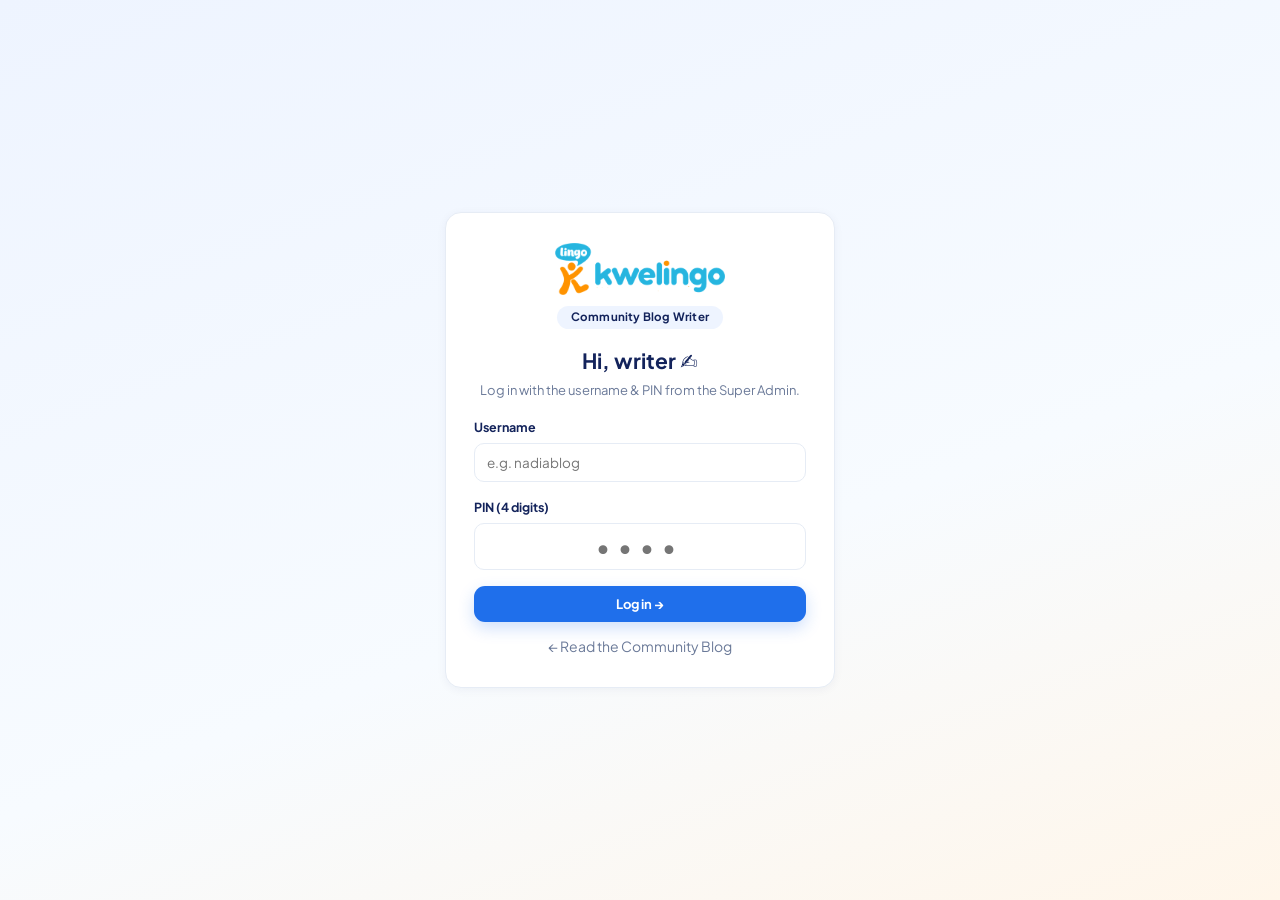
<file: blog-admin.html>
<!DOCTYPE html>
<html lang="en">
<head>
<meta charset="UTF-8">
<meta name="viewport" content="width=device-width, initial-scale=1.0">
<title>Community Blog Writer — Kwelingo Academy</title>
<link rel="icon" href="assets/logo.png">
<meta name="theme-color" content="#1F6FEB">
<link rel="stylesheet" href="assets/style.css?v=20261124">
<style>
  .ed-toolbar{display:flex;gap:4px;flex-wrap:wrap;background:#F5F8FD;border:1.5px solid var(--line);border-bottom:0;border-radius:12px 12px 0 0;padding:6px}
  .ed-toolbar button{border:0;background:#fff;border-radius:8px;min-width:34px;height:32px;padding:0 9px;font-weight:700;color:var(--navy);cursor:pointer;font-size:13px;box-shadow:0 1px 2px rgba(0,0,0,.05)}
  .ed-toolbar button:hover{background:var(--sky-soft)}
  .ed-toolbar .sep{width:1px;background:var(--line);margin:4px 2px}
  .editor{min-height:340px;max-height:56vh;overflow:auto;border:1.5px solid var(--line);border-radius:0 0 12px 12px;padding:16px 18px;font-size:15px;line-height:1.7;color:#2B3656;background:#fff;outline:none}
  .editor:focus{border-color:var(--blue)}
  .editor:empty:before{content:attr(data-ph);color:#A0AABF}
  .editor h2{font-size:21px;color:var(--navy);margin:14px 0 6px}.editor h3{font-size:17px;color:var(--navy);margin:12px 0 4px}
  .editor blockquote{border-left:4px solid var(--blue);background:#F1F6FF;margin:10px 0;padding:8px 14px;border-radius:0 10px 10px 0}
  .editor img{max-width:100%;border-radius:12px;margin:8px 0}
  .editor ul,.editor ol{padding-left:22px}
  .cover-box{border:1.8px dashed #B9CFF6;border-radius:14px;background:#F5F9FF;aspect-ratio:16/7;display:flex;align-items:center;justify-content:center;cursor:pointer;overflow:hidden;color:var(--blue);font-weight:700;font-size:13px;text-align:center}
  .cover-box img{width:100%;height:100%;object-fit:cover}
  .art-row{display:flex;gap:14px;align-items:center;padding:14px 16px;border-bottom:1px solid var(--line)}
  .art-row:last-child{border-bottom:0}
  .art-cv{width:96px;height:62px;border-radius:10px;background:linear-gradient(135deg,#22B2DC,#1F6FEB);flex-shrink:0;overflow:hidden;display:flex;align-items:center;justify-content:center;color:#fff;font-size:22px}
  .art-cv img{width:100%;height:100%;object-fit:cover}
  .art-row b{color:var(--navy);font-size:15px;display:block}.art-row small{color:var(--muted);font-size:12px}
  .preview-art h1{font-size:28px;color:var(--navy);line-height:1.25;margin:8px 0}
  .preview-art .content{font-size:15.5px;line-height:1.75;color:#2B3656}
  .preview-art .content h2{font-size:21px;color:var(--navy);margin:18px 0 6px}.preview-art .content h3{font-size:17px;color:var(--navy);margin:14px 0 4px}
  .preview-art .content img{max-width:100%;border-radius:12px;margin:10px 0}
  .preview-art .content blockquote{border-left:4px solid var(--blue);background:#F1F6FF;margin:12px 0;padding:10px 16px;border-radius:0 10px 10px 0}
  .preview-art .content ul,.preview-art .content ol{padding-left:22px}
</style>
</head>
<body>

<!-- ===== LOGIN ===== -->
<div id="loginGate" style="position:fixed;inset:0;z-index:500;background:linear-gradient(160deg,#EEF4FF 0%,#F7FBFF 60%,#FFF6EA 100%);display:flex;align-items:center;justify-content:center;padding:20px">
  <div class="card card-pad" style="max-width:390px;width:100%;text-align:center;padding:30px 28px">
    <img src="assets/logo-h.png" onerror="this.src='assets/logo.png'" alt="Kwelingo Academy" style="height:52px;margin:0 auto 10px">
    <span class="ls-sub" style="display:inline-block;margin-bottom:16px">Community Blog Writer</span>
    <h2 style="color:var(--navy);font-size:21px;margin-bottom:4px">Hi, writer ✍️</h2>
    <p class="text-muted" style="font-size:13px;margin-bottom:18px">Log in with the username &amp; PIN from the Super Admin.</p>
    <div class="field" style="text-align:left"><label>Username</label><input id="lgName" autocomplete="off" placeholder="e.g. nadiablog" onkeydown="if(event.key==='Enter')doLogin()"></div>
    <div class="field" style="text-align:left"><label>PIN (4 digits)</label><input id="lgPin" maxlength="4" inputmode="numeric" type="password" placeholder="••••" style="letter-spacing:8px;text-align:center;font-size:20px;font-weight:800" onkeydown="if(event.key==='Enter')doLogin()"></div>
    <button class="btn btn-primary btn-block" onclick="doLogin()">Log in →</button>
    <div class="help" id="lgErr" style="color:var(--red);margin-top:10px;font-weight:600"></div>
    <div class="help" style="margin-top:14px"><a href="blog.html" style="color:var(--muted)">← Read the Community Blog</a></div>
  </div>
</div>

<div class="app">
  <aside class="sidebar">
    <div class="sidebar-head" id="logo"></div>
    <nav class="nav">
      <a data-view="articles" class="active"><span class="ic">📝</span> My Articles</a>
      <a data-view="account"><span class="ic">⚙️</span> Account</a>
      <div class="divider"></div>
      <a href="blog.html" target="_blank"><span class="ic">🌐</span> View Community Blog</a>
      <a onclick="logout()"><span class="ic">🚪</span> Log out</a>
    </nav>
    <div class="sidebar-help" onclick="openEditor()"><span style="font-size:22px">✍️</span><div><b>Write an article</b><small>Share tips &amp; stories</small></div><span class="chev" style="margin-left:auto">›</span></div>
  </aside>
  <div class="backdrop" onclick="toggleSidebar()"></div>
  <div class="main">
    <div class="topbar">
      <button class="hamburger" onclick="toggleSidebar()">☰</button>
      <div class="spacer"></div>
      <div class="me"><div class="who"><span id="meName">Writer</span><small id="meRole">Community Blog Writer</small></div><div class="avatar" id="meAv">W</div></div>
    </div>
    <div class="content">

      <section class="view" id="view-articles">
        <div class="page-head"><div class="ph-left"><div class="ph-ic">📝</div><div><h1>My Articles</h1><div class="sub">Write for the Kwelingo Community Blog — <b>TeacherNotes</b> (teaching tips) or <b>Open Pages</b> (free topics). Every article is reviewed by the Super Admin before it is published.</div></div></div>
          <button class="btn btn-primary" onclick="openEditor()">＋ New Article</button></div>
        <div class="grid grid-4" style="margin-bottom:16px" id="stats"></div>
        <div class="utabs" id="tabs"></div>
        <div class="card" id="list"></div>
      </section>

      <section class="view hide" id="view-account">
        <div class="page-head"><div class="ph-left"><div class="ph-ic">⚙️</div><div><h1>Account</h1><div class="sub">Your writer profile.</div></div></div></div>
        <div class="grid grid-2" style="gap:16px;align-items:start">
          <div class="card card-pad"><div class="card-title">👤 Profile</div>
            <div class="field"><label>Display name (shown on articles)</label><input id="acName"></div>
            <div class="field"><label>Short bio</label><textarea id="acBio" rows="3" maxlength="200" placeholder="e.g. English teacher at Kwelingo."></textarea></div>
            <button class="btn btn-primary" onclick="saveProfile()">Save Profile</button></div>
          <div class="card card-pad"><div class="card-title">🔒 Change PIN</div>
            <div class="field"><label>Current PIN</label><input id="acOld" type="password" maxlength="4" inputmode="numeric"></div>
            <div class="field-row"><div class="field"><label>New PIN</label><input id="acNew" type="password" maxlength="4" inputmode="numeric"></div><div class="field"><label>Repeat</label><input id="acNew2" type="password" maxlength="4" inputmode="numeric"></div></div>
            <button class="btn btn-primary" onclick="changePin()">Save New PIN</button></div>
        </div>
      </section>

      <div class="foot-note">© 2026 Kwelingo Academy · Community Blog</div>
    </div>
  </div>
</div>

<!-- ===== MODAL: editor ===== -->
<div class="modal-overlay" id="mEditor">
  <div class="modal xl">
    <div class="modal-head"><h3 id="edTitle">New Article</h3><button class="x" onclick="closeModal('mEditor')">×</button></div>
    <div class="modal-body">
      <div id="edNote"></div>
      <div class="grid" style="grid-template-columns:minmax(0,1.6fr) minmax(0,1fr);gap:18px;align-items:start" id="edGrid">
        <div>
          <div class="field"><label>Title <span class="req">*</span></label><input id="edT" maxlength="120" placeholder="e.g. 5 Easy Habits to Practise English Every Day"></div>
          <label style="font-size:12.5px;font-weight:700;color:var(--navy)">Article <span class="req">*</span></label>
          <div class="ed-toolbar">
            <button title="Heading" onclick="fmt('formatBlock','H2')">H2</button><button title="Sub-heading" onclick="fmt('formatBlock','H3')">H3</button><button title="Paragraph" onclick="fmt('formatBlock','P')">¶</button><span class="sep"></span>
            <button title="Bold" onclick="fmt('bold')"><b>B</b></button><button title="Italic" onclick="fmt('italic')"><i>I</i></button><button title="Underline" onclick="fmt('underline')"><u>U</u></button><span class="sep"></span>
            <button title="Bullet list" onclick="fmt('insertUnorderedList')">• List</button><button title="Numbered list" onclick="fmt('insertOrderedList')">1. List</button><button title="Quote" onclick="fmt('formatBlock','BLOCKQUOTE')">❝</button><span class="sep"></span>
            <button title="Link" onclick="addLink()">🔗</button><button title="Image" onclick="document.getElementById('edImg').click()">🖼️</button><button title="Clear formatting" onclick="fmt('removeFormat')">⌫</button>
          </div>
          <div class="editor" id="edC" contenteditable="true" data-ph="Start writing your article…"></div>
          <input type="file" id="edImg" class="hide" accept="image/*" onchange="insertImage(this)">
          <div class="help" id="edWords" style="text-align:right;margin-top:4px"></div>
        </div>
        <div>
          <div class="field"><label>Cover Image</label><div class="cover-box" id="edCover" onclick="document.getElementById('edCv').click()">🖼️<br>Click to upload a cover (landscape)</div>
            <input type="file" id="edCv" class="hide" accept="image/*" onchange="uploadCover(this)"><div style="text-align:right"><button class="btn btn-ghost btn-sm" onclick="CV='';drawCover()">Remove cover</button></div></div>
          <div class="field"><label>Section <span class="req">*</span></label><select id="edSec" onchange="fillCats()"></select><div class="help" id="edSecHelp"></div></div>
          <div class="field"><label>Category <span class="req">*</span></label><select id="edCat"></select></div>
          <div class="field"><label>Short summary <span class="help" style="display:inline">(shown on the article card)</span></label><textarea id="edEx" rows="3" maxlength="220" placeholder="One or two sentences about the article…"></textarea></div>
          <div class="field"><label>Tags <span class="help" style="display:inline">(optional, comma separated)</span></label><input id="edTags" placeholder="e.g. speaking, vocabulary"></div>
          <div class="note-band" style="font-size:12px">💡 Tips: use short paragraphs, headings (H2) and lists. Add a cover image for a better look on the blog page.</div>
        </div>
      </div>
    </div>
    <div class="modal-foot"><button class="btn btn-ghost" onclick="previewDraft()">👁️ Preview</button><span style="flex:1"></span><button class="btn btn-outline" onclick="saveArticle('Draft')">💾 Save Draft</button><button class="btn btn-primary" onclick="saveArticle('Pending')">📤 Submit for Review</button></div>
  </div>
</div>

<!-- ===== MODAL: preview ===== -->
<div class="modal-overlay" id="mPreview">
  <div class="modal wide">
    <div class="modal-head"><h3>Preview</h3><button class="x" onclick="closeModal('mPreview')">×</button></div>
    <div class="modal-body preview-art" id="pvBody"></div>
  </div>
</div>

<script src="assets/app.js?v=20261124"></script>
<script>
document.getElementById('logo').innerHTML=logoBlock('Kwelingo Academy','Community Blog Writer');
let ME=null, POSTS=[], TAB='all', ED=null, CV='';
const ST={Draft:'<span class="badge badge-grey">Draft</span>',Pending:'<span class="badge badge-pending">Waiting for review</span>',Published:'<span class="badge badge-paid">Published</span>',Rejected:'<span class="badge badge-unpaid">Needs revision</span>'};

async function doLogin(){
  const u=document.getElementById('lgName').value.trim(), p=document.getElementById('lgPin').value, err=document.getElementById('lgErr');
  if(!u){ err.textContent='Enter your username'; return; } if(!/^\d{4}$/.test(p)){ err.textContent='PIN must be 4 digits'; return; }
  err.textContent='Checking…';
  try{ ME=await API.blogLogin(u,p); try{ sessionStorage.setItem('kw_blog',JSON.stringify({u,p})); }catch(e){}
    document.getElementById('loginGate').style.display='none'; document.getElementById('meName').textContent=ME.nama; document.getElementById('meAv').textContent=initials(ME.nama);
    document.getElementById('meRole').textContent=(ME.role||'Teacher')+' · Community Blog';
    document.getElementById('edSec').innerHTML=mySecs().map(k=>`<option value="${esc(k)}">${esc(k)}</option>`).join(''); fillCats();
    await load(); go('articles'); }
  catch(e){ err.textContent=e.message||'Login failed'; }
}
function mySecs(){ return BLOG_ROLE_SECTIONS[(ME&&ME.role)||'Teacher']||['TeacherNotes','Open Pages']; }
function fillCats(){ const k=document.getElementById('edSec').value||mySecs()[0], S=BLOG_SECTIONS[k]||BLOG_SECTIONS['TeacherNotes']; document.getElementById('edCat').innerHTML=S.cats.map(c=>`<option>${esc(c)}</option>`).join(''); document.getElementById('edSecHelp').textContent=S.tag; }
function logout(){ try{ sessionStorage.removeItem('kw_blog'); }catch(e){} location.reload(); }
(async()=>{ try{ const s=JSON.parse(sessionStorage.getItem('kw_blog')||'null'); if(s){ document.getElementById('lgName').value=s.u; document.getElementById('lgPin').value=s.p; await doLogin(); } }catch(e){} })();
async function load(){ try{ POSTS=await API.list('blog_posts',{author_id:ME.id},'created_at.desc')||[]; }catch(e){ POSTS=[]; } }

const RENDER={articles:renderList,account:renderAccount};
function go(v){ document.querySelectorAll('.nav a[data-view]').forEach(a=>a.classList.toggle('active',a.dataset.view===v)); document.querySelectorAll('.view').forEach(s=>s.classList.toggle('hide',s.id!=='view-'+v)); (RENDER[v]||(()=>{}))(); if(typeof _syncShell==='function') _syncShell(v); if(innerWidth<768) closeDrawer(); }
document.querySelectorAll('.nav a[data-view]').forEach(a=>a.addEventListener('click',()=>go(a.dataset.view)));

function renderList(){
  const n=s=>POSTS.filter(p=>p.status===s).length;
  document.getElementById('stats').innerHTML=[['tint-green','Published',n('Published')],['tint-amber','Waiting for review',n('Pending')],['tint-pink','Needs revision',n('Rejected')],['tint-blue','Drafts',n('Draft')]].map(([t,l,v])=>`<div class="stat ${t}"><div class="lbl">${l}</div><div class="val">${v}</div></div>`).join('');
  utabsW([['all','All',POSTS.length],['Published','Published'],['Pending','Waiting for review'],['Rejected','Needs revision'],['Draft','Drafts']]);
  const list=POSTS.filter(p=>TAB==='all'||p.status===TAB);
  document.getElementById('list').innerHTML=list.map(p=>`<div class="art-row"><div class="art-cv">${p.cover_url?`<img src="${esc(p.cover_url)}" alt="">`:'📝'}</div>
    <div style="flex:1;min-width:0"><b>${esc(p.title)}</b><small>${esc(blogSectionOf(p))} · ${esc(p.category||'')} · ${esc(shortDate(String(p.published_at||p.updated_at||p.created_at||'').slice(0,10)))} · ${blogReadMins(p.content)} min read</small>
      ${p.status==='Rejected'&&p.review_note?`<div class="note-band" style="font-size:12px;margin-top:6px;padding:6px 10px">💬 Admin: ${esc(p.review_note)}</div>`:''}</div>
    <div style="display:flex;gap:6px;align-items:center;flex-wrap:wrap;justify-content:flex-end">${ST[p.status]||esc(p.status)}
      ${p.status==='Published'?`<a class="btn btn-ghost btn-sm" href="blog.html?p=${encodeURIComponent(p.slug||p.id)}" target="_blank">View ↗</a>`:''}
      <button class="btn btn-outline btn-sm" onclick="openEditor('${esc(p.id)}')">✏️ Edit</button>${p.status!=='Published'?`<button class="btn btn-ghost btn-sm" title="Delete" onclick="delArticle('${esc(p.id)}')">🗑</button>`:''}</div></div>`).join('')
    ||`<div class="card-pad empty">${POSTS.length?'Nothing here.':'No articles yet — click <b>＋ New Article</b> to write your first one ✍️'}</div>`;
}
function utabsW(tabs){ document.getElementById('tabs').innerHTML=tabs.map(([k,l,c])=>`<button class="${k===TAB?'on':''}" onclick="TAB='${k}';renderList()">${l}${c!=null?`<span class="cnt">${c}</span>`:''}</button>`).join(''); }

/* ---------- editor ---------- */
function openEditor(id){
  const p=id?POSTS.find(x=>x.id===id):{}; ED=id||null; CV=p.cover_url||'';
  document.getElementById('edTitle').textContent=id?'Edit Article':'New Article';
  document.getElementById('edT').value=p.title||''; document.getElementById('edC').innerHTML=p.content||''; document.getElementById('edSec').value=mySecs().includes(blogSectionOf(p))?blogSectionOf(p):mySecs()[0]; fillCats(); if(p.category) document.getElementById('edCat').value=p.category;
  document.getElementById('edEx').value=p.excerpt||''; document.getElementById('edTags').value=p.tags||'';
  document.getElementById('edNote').innerHTML=p.status==='Rejected'&&p.review_note?`<div class="note-band" style="margin-bottom:12px;background:#FDECEC;border-color:#F5C2C4;color:#A1262B">💬 Admin feedback: ${esc(p.review_note)}</div>`:(p.status==='Published'?'<div class="note-band" style="margin-bottom:12px">ℹ️ This article is live. If you submit changes, it will be hidden until the Super Admin approves the new version.</div>':'');
  drawCover(); words(); openModal('mEditor');
}
function fmt(cmd,val){ document.getElementById('edC').focus(); document.execCommand(cmd,false,val||null); words(); }
function addLink(){ const u=prompt('Link URL (https://…)'); if(u&&/^(https?:|mailto:)/i.test(u)) fmt('createLink',u); }
async function insertImage(inp){ const f=inp.files[0]; inp.value=''; if(!f) return; if(f.size>4*1024*1024){ toast('Max 4 MB per image','err'); return; }
  try{ toast('Uploading image…'); const r=await API.uploadFile(await resizeImageToDataURL(f,1400),f.name); const url=(r&&(r.view||r.url))||''; if(!url) throw new Error('Upload failed'); fmt('insertImage',url); toast('Image added','ok'); }catch(e){ toast('Failed: '+(e.message||e),'err'); } }
async function uploadCover(inp){ const f=inp.files[0]; inp.value=''; if(!f) return;
  try{ toast('Uploading cover…'); const r=await API.uploadFile(await resizeImageToDataURL(f,1600),f.name); CV=(r&&(r.view||r.url))||''; drawCover(); toast('Cover added','ok'); }catch(e){ toast('Failed: '+(e.message||e),'err'); } }
function drawCover(){ document.getElementById('edCover').innerHTML=CV?`<img src="${esc(CV)}" alt="">`:'🖼️<br>Click to upload a cover (landscape)'; }
function words(){ const t=document.getElementById('edC').innerText.trim(); const w=t?t.split(/\s+/).length:0; document.getElementById('edWords').textContent=`${w} words · ~${Math.max(1,Math.round(w/200))} min read`; }
document.getElementById('edC').addEventListener('input',words);
document.getElementById('edC').addEventListener('paste',e=>{ e.preventDefault(); const h=e.clipboardData.getData('text/html'), t=e.clipboardData.getData('text/plain'); document.execCommand('insertHTML',false,h?blogSanitize(h):esc(t).replace(/\n/g,'<br>')); });
function collect(){ return {title:document.getElementById('edT').value.trim(),content:blogSanitize(document.getElementById('edC').innerHTML),section:document.getElementById('edSec').value,category:document.getElementById('edCat').value,excerpt:document.getElementById('edEx').value.trim(),tags:document.getElementById('edTags').value.trim(),cover_url:CV}; }
function previewDraft(){ const d=collect(); document.getElementById('pvBody').innerHTML=`${d.cover_url?`<img src="${esc(d.cover_url)}" style="width:100%;border-radius:14px;aspect-ratio:16/7;object-fit:cover">`:''}<span class="badge badge-active" style="margin-top:12px">${esc(d.category)}</span><h1>${esc(d.title||'Untitled')}</h1><div class="text-muted" style="font-size:13px;margin-bottom:14px">By ${esc(ME.nama)} · ${blogReadMins(d.content)} min read</div><div class="content">${d.content}</div>`; openModal('mPreview'); }
async function saveArticle(status){
  const d=collect(); if(!d.title){ toast('Please write a title','err'); return; }
  const text=document.getElementById('edC').innerText.trim(); if(status==='Pending'&&text.split(/\s+/).length<30){ toast('The article is too short to submit (min. 30 words)','err'); return; }
  const now=new Date().toISOString(), old=ED?POSTS.find(x=>x.id===ED):null;
  if(status==='Pending'&&old&&old.status==='Published'&&!confirm('This article is live. Submitting changes will hide it until the Super Admin approves again. Continue?')) return;
  const excerpt=d.excerpt||text.slice(0,180)+(text.length>180?'…':'');
  const row={...d,excerpt,id:ED||undefined,author_id:ME.id,author_name:ME.nama,status,updated_at:now,slug:(old&&old.slug)||(blogSlug(d.title)+'-'+Date.now().toString(36).slice(-4)),...(status==='Pending'?{submitted_at:now,review_note:''}:{})};
  try{ await API.upsert('blog_posts',row); await load(); closeModal('mEditor'); TAB='all'; renderList(); toast(status==='Pending'?'Submitted for review 📤 — the Super Admin will check it':'Draft saved','ok'); }
  catch(e){ toast('Failed: '+(e.message||e),'err'); }
}
async function delArticle(id){ if(!confirm('Delete this article?')) return; try{ await API.remove('blog_posts',id); await load(); renderList(); toast('Deleted','ok'); }catch(e){ toast('Failed: '+(e.message||e),'err'); } }

/* ---------- account ---------- */
function renderAccount(){ document.getElementById('acName').value=ME.nama||''; document.getElementById('acBio').value=ME.bio||''; }
async function saveProfile(){ const n=document.getElementById('acName').value.trim(); if(!n){ toast('Name is required','err'); return; }
  try{ await API.upsert('blog_writers',{id:ME.id,nama:n,bio:document.getElementById('acBio').value.trim()}); ME.nama=n; ME.bio=document.getElementById('acBio').value.trim(); document.getElementById('meName').textContent=n; toast('Profile saved','ok'); }catch(e){ toast('Failed: '+(e.message||e),'err'); } }
async function changePin(){ const o=document.getElementById('acOld').value, a=document.getElementById('acNew').value, b=document.getElementById('acNew2').value;
  if(String(o)!==String(ME.pin)){ toast('Current PIN is incorrect','err'); return; } if(!/^\d{4}$/.test(a)){ toast('New PIN must be 4 digits','err'); return; } if(a!==b){ toast('PINs do not match','err'); return; }
  try{ await API.upsert('blog_writers',{id:ME.id,pin:a}); ME.pin=a; ['acOld','acNew','acNew2'].forEach(i=>document.getElementById(i).value=''); try{ const s=JSON.parse(sessionStorage.getItem('kw_blog')||'{}'); s.p=a; sessionStorage.setItem('kw_blog',JSON.stringify(s)); }catch(e){} toast('PIN updated ✅','ok'); }catch(e){ toast('Failed: '+(e.message||e),'err'); } }
</script>
<script>initAppShell();</script>
</body>
</html>
</file>
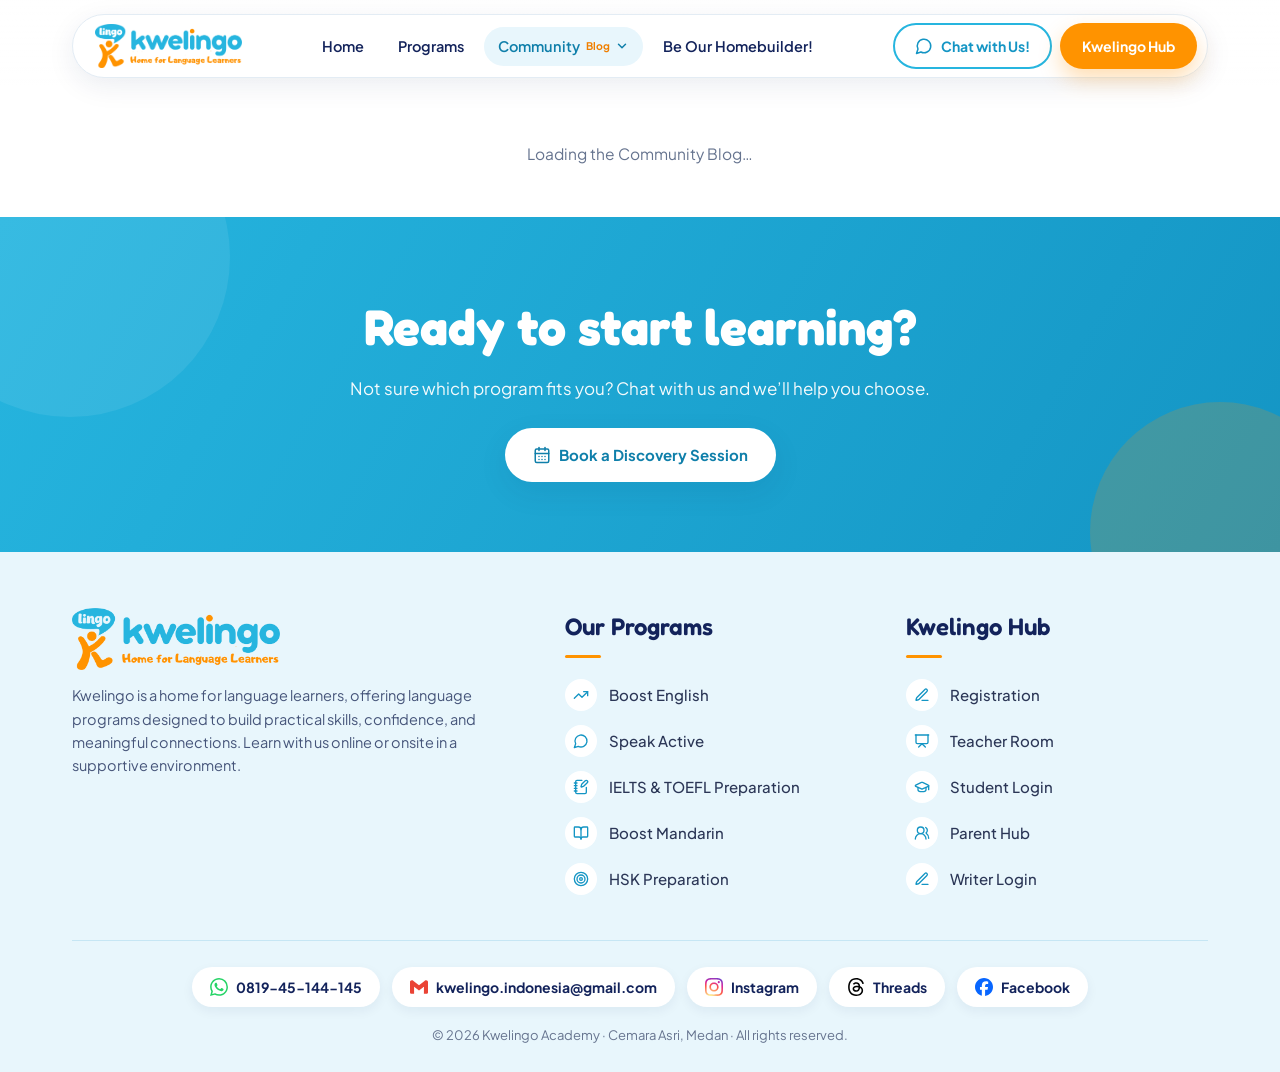
<file: blog.html>
<!DOCTYPE html>
<html lang="en">
<head>
<meta charset="UTF-8">
<meta name="viewport" content="width=device-width, initial-scale=1.0">
<title>Community Blog — Kwelingo Academy</title>
<meta name="description" id="metaDesc" content="Kwelingo Community Blog — TeacherNotes (teaching tips from our teachers) and Open Pages (stories and perspectives from our students).">
<link rel="icon" href="assets/logo.png">
<meta name="theme-color" content="#26B5DF">
<link rel="preconnect" href="https://fonts.googleapis.com">
<link rel="preconnect" href="https://fonts.gstatic.com" crossorigin>
<link href="https://fonts.googleapis.com/css2?family=Fredoka:wght@500;600;700&family=Plus+Jakarta+Sans:wght@400;500;600;700;800&display=swap" rel="stylesheet">
<style>
:root{
  /* Kwelingo palette — white · Kwelingo blue · Kwelingo orange (same as the portals) */
  --blue:#26B5DF;--blue-d:#1495C4;--blue-dd:#0F7FAA;--sky:#E8F6FC;--sky2:#D5EFFA;
  --orange:#FF9300;--orange-d:#F07F00;--orange-soft:#FFF2E0;
  --navy:#13235B;--ink:#2B3656;--muted:#66748F;--line:#E3ECF4;--white:#fff;
  --shadow:0 10px 30px rgba(19,35,91,.08);--shadow-lg:0 22px 55px rgba(19,35,91,.14);
  --disp:'Fredoka',system-ui,sans-serif;
}
*{box-sizing:border-box;margin:0;padding:0}
html{scroll-behavior:smooth}
body{font-family:'Plus Jakarta Sans',system-ui,sans-serif;color:var(--ink);background:#fff;line-height:1.6;overflow-x:hidden}
a{text-decoration:none;color:inherit}
img{max-width:100%;display:block}
.wrap{max-width:1180px;margin:0 auto;padding:0 22px}
.btn{display:inline-flex;align-items:center;justify-content:center;gap:8px;padding:13px 26px;border-radius:999px;font-weight:700;font-size:15px;cursor:pointer;border:2px solid transparent;transition:.18s;white-space:nowrap;font-family:inherit}
.btn:active{transform:translateY(1px)}
.btn-or{background:var(--orange);color:#fff;box-shadow:0 10px 22px rgba(255,147,0,.3)}.btn-or:hover{background:var(--orange-d);transform:translateY(-2px)}
.btn-line{background:#fff;border-color:var(--blue);color:var(--blue-d)}.btn-line:hover{background:var(--sky)}
.btn-white{background:#fff;color:var(--blue-dd);box-shadow:var(--shadow)}.btn-white:hover{transform:translateY(-2px)}
.pill-eyebrow{display:inline-block;border:1.5px solid var(--blue);color:var(--blue-d);border-radius:999px;padding:6px 20px;font-size:12px;font-weight:800;letter-spacing:3px;text-transform:uppercase;background:#fff}
.sec{padding:84px 0}
.sec-head{text-align:center;margin-bottom:42px}
.sec-head h2{font-family:var(--disp);font-size:clamp(30px,4.6vw,46px);color:var(--navy);font-weight:700;margin:14px 0 8px;letter-spacing:-.3px;line-height:1.15}
.sec-head p{color:var(--muted);font-size:16.5px}

/* ===== Header (floating pill menu) ===== */
header{position:sticky;top:0;z-index:100;padding:14px 0;background:linear-gradient(180deg,rgba(255,255,255,.96),rgba(255,255,255,.75) 70%,rgba(255,255,255,0))}
.navbar{display:flex;align-items:center;gap:18px;background:#fff;border:1px solid var(--line);border-radius:999px;padding:8px 10px 8px 22px;box-shadow:0 8px 28px rgba(19,35,91,.08)}
.brand img{height:44px;width:auto}
.links{display:flex;gap:6px;margin:0 auto;font-weight:600;font-size:14.5px;color:var(--navy)}
.links a{padding:8px 14px;border-radius:999px;transition:.15s}
.links a:hover,.links a.on{background:var(--sky);color:var(--blue-dd)}
.links small{font-size:10.5px;color:var(--orange-d);font-weight:700;margin-left:3px}
.nav-cta{display:flex;gap:8px;align-items:center}
.nav-cta .btn{padding:10px 20px;font-size:14px}
.hamburger{display:none;background:none;border:0;font-size:24px;color:var(--navy);cursor:pointer;margin-left:auto;padding:4px 10px}

/* ===== CTA ===== */
.cta{background:linear-gradient(120deg,var(--blue),var(--blue-d));color:#fff;text-align:center;padding:70px 0;position:relative;overflow:hidden}
.cta:before,.cta:after{content:"";position:absolute;border-radius:50%;background:rgba(255,255,255,.08)}
.cta:before{width:320px;height:320px;left:-90px;top:-120px}.cta:after{width:260px;height:260px;right:-70px;bottom:-110px;background:rgba(255,147,0,.18)}
.cta h2{font-family:var(--disp);font-size:clamp(32px,5vw,50px);font-weight:700;position:relative}
.cta p{font-size:17px;opacity:.95;margin:8px 0 26px;position:relative}
.cta .btn{position:relative}
/* ===== Footer (sky blue) ===== */
footer{background:var(--sky);color:var(--ink);padding:56px 0 26px}
.fgrid{display:grid;grid-template-columns:minmax(0,1.5fr) minmax(0,1fr) minmax(0,1fr);gap:40px}
.fgrid .logo{height:62px;width:auto;margin-bottom:14px}
.fgrid p{font-size:14.5px;color:#46557A;max-width:420px}
footer h4{font-family:var(--disp);font-size:24px;color:var(--navy);font-weight:600}
footer h4:after{content:"";display:block;width:36px;height:3px;border-radius:3px;background:var(--orange);margin:8px 0 14px}
.flinks a{display:flex;align-items:center;gap:12px;padding:7px 0;font-size:15px;color:var(--ink);font-weight:500}
.flinks a:hover{color:var(--blue-dd)}
.flinks a span{width:32px;height:32px;border-radius:50%;background:#fff;display:inline-flex;align-items:center;justify-content:center;font-size:15px;color:var(--blue-d);flex-shrink:0}
.contact{display:flex;justify-content:center;gap:12px;flex-wrap:wrap;margin:38px 0 18px;padding-top:26px;border-top:1px solid #C6E6F4}
.contact a{display:inline-flex;gap:8px;align-items:center;background:#fff;border-radius:999px;padding:9px 18px;font-weight:700;font-size:14px;color:var(--navy);box-shadow:0 4px 12px rgba(19,35,91,.06)}
.contact a:hover{color:var(--blue-dd)}
.copy{text-align:center;font-size:13px;color:var(--muted)}
.toast{position:fixed;bottom:24px;left:50%;transform:translateX(-50%) translateY(20px);background:var(--navy);color:#fff;padding:13px 22px;border-radius:12px;font-size:14px;font-weight:600;box-shadow:var(--shadow-lg);opacity:0;pointer-events:none;transition:.25s;z-index:400;max-width:90vw}
.toast.show{opacity:1;transform:translateX(-50%) translateY(0)}
.chips button.o.on{background:var(--orange);border-color:var(--orange)}
.av.o{background:var(--blue)}
/* nav dropdown (Community Blog) */
.dd{position:relative}
.dd .ddt{display:inline-flex;align-items:center;gap:3px}
.dd .ddt .chev{transition:.2s;margin-left:2px}
.ddm{position:absolute;top:calc(100% + 10px);left:50%;transform:translate(-50%,6px);min-width:290px;background:#fff;border:1px solid var(--line);border-radius:18px;box-shadow:0 18px 44px rgba(19,35,91,.16);padding:8px;display:flex;flex-direction:column;gap:2px;opacity:0;visibility:hidden;transition:.18s;z-index:200}
.ddm:before{content:"";position:absolute;top:-12px;left:0;right:0;height:12px}
.dd:hover .ddm,.dd:focus-within .ddm,.dd.open .ddm{opacity:1;visibility:visible;transform:translate(-50%,0)}
.dd:hover .ddt .chev,.dd.open .ddt .chev{transform:rotate(180deg)}
.links .ddm a{display:flex;gap:12px;align-items:center;padding:10px 12px;border-radius:13px;font-weight:600}
.links .ddm a:hover{background:var(--sky)}
.ddm .di{width:38px;height:38px;flex:0 0 38px;border-radius:12px;background:var(--sky);color:var(--blue-d);display:flex;align-items:center;justify-content:center}
.ddm .di.o{background:var(--orange-soft);color:var(--orange-d)}.ddm .di.g{background:#EEF1F6;color:var(--navy)}
.ddm b{display:block;font-size:14.5px;color:var(--navy)}.ddm small{display:block;font-size:12px;color:var(--muted);font-weight:500;margin:0}
@media(max-width:960px){
  .dd .ddt .chev{display:none}
  .ddm{position:static;transform:none!important;opacity:1;visibility:visible;box-shadow:none;border:0;padding:0 0 0 14px;min-width:0;background:transparent;display:none}
  .navbar.open .ddm{display:flex}
  .ddm .di{width:30px;height:30px;flex-basis:30px}.ddm small{display:none}
}
/* ===== Blog ===== */
.bhero{background:linear-gradient(180deg,#fff 0%,var(--sky) 70%,#fff 100%);padding:36px 0 30px;text-align:center}
.bhero h1{font-family:var(--disp);font-size:clamp(40px,6vw,64px);font-weight:700;line-height:1.05;margin:16px 0 10px;letter-spacing:-.5px}
.bhero h1 .b{color:var(--blue)}.bhero h1 .o{color:var(--orange)}
.bhero p{color:var(--muted);font-size:17px;max-width:620px;margin:0 auto}
.bsearch{max-width:520px;margin:24px auto 0;position:relative}
.bsearch input{width:100%;padding:14px 20px 14px 48px;border-radius:999px;border:1.5px solid #CBE8F5;font:inherit;font-size:15px;background:#fff;box-shadow:var(--shadow);outline:none;color:var(--navy)}
.bsearch input:focus{border-color:var(--blue)}
.bsearch:before{content:"";position:absolute;left:19px;top:50%;transform:translateY(-50%);width:18px;height:18px;background:url("data:image/svg+xml,%3Csvg xmlns='http://www.w3.org/2000/svg' viewBox='0 0 24 24' fill='none' stroke='%231495C4' stroke-width='2.2' stroke-linecap='round'%3E%3Ccircle cx='11' cy='11' r='7.5'/%3E%3Cpath d='m20.5 20.5-4.2-4.2'/%3E%3C/svg%3E") center/contain no-repeat}
.chips{display:flex;gap:8px;flex-wrap:wrap;justify-content:center;margin:22px 0 0}
.chips button{border:1.5px solid var(--line);background:#fff;color:var(--navy);border-radius:999px;padding:8px 16px;font:inherit;font-weight:700;font-size:13.5px;cursor:pointer;transition:.15s}
.chips button:hover{border-color:var(--blue);color:var(--blue-dd)}
.chips button.on{background:var(--blue);border-color:var(--blue);color:#fff}
.blist{padding:34px 0 80px}
.feat{display:grid;grid-template-columns:minmax(0,1.15fr) minmax(0,1fr);gap:0;background:#fff;border:1px solid var(--line);border-radius:26px;overflow:hidden;box-shadow:var(--shadow);margin-bottom:30px;transition:.2s}
.feat:hover{transform:translateY(-3px);box-shadow:var(--shadow-lg)}
.feat .cv{min-height:300px}
.feat .bd{padding:34px 34px 30px;display:flex;flex-direction:column;justify-content:center}
.feat h2{font-family:var(--disp);font-size:clamp(26px,3vw,34px);color:var(--navy);font-weight:600;line-height:1.2;margin:12px 0 10px}
.feat p{color:var(--muted);font-size:15.5px}
.grid3{display:grid;grid-template-columns:repeat(3,minmax(0,1fr));gap:24px}
.pcard{background:#fff;border:1px solid var(--line);border-radius:22px;overflow:hidden;box-shadow:0 6px 20px rgba(19,35,91,.06);display:flex;flex-direction:column;transition:.2s}
.pcard:hover{transform:translateY(-4px);box-shadow:var(--shadow-lg)}
.pcard .cv{aspect-ratio:16/9}
.pcard .bd{padding:20px 22px 22px;display:flex;flex-direction:column;flex:1}
.pcard h3{font-family:var(--disp);font-size:21px;color:var(--navy);font-weight:600;line-height:1.25;margin:10px 0 8px}
.pcard p{color:var(--muted);font-size:14px;flex:1;display:-webkit-box;-webkit-line-clamp:3;-webkit-box-orient:vertical;overflow:hidden}
.chips button svg{vertical-align:-3px}
.cv{background:linear-gradient(135deg,var(--blue),var(--blue-d));display:flex;align-items:center;justify-content:center;font-size:54px;position:relative;overflow:hidden}
.cv.o{background:linear-gradient(135deg,#FFB13D,var(--orange-d))}
.cv img{position:absolute;inset:0;width:100%;height:100%;object-fit:cover}
.cat{display:inline-block;align-self:flex-start;font-size:11.5px;font-weight:800;letter-spacing:1px;text-transform:uppercase;color:var(--blue-dd);background:var(--sky);padding:4px 12px;border-radius:999px}
.cat.o{color:#B85F00;background:var(--orange-soft)}
.meta{display:flex;align-items:center;gap:10px;font-size:13px;color:var(--muted);margin-top:14px}
.av{width:30px;height:30px;border-radius:50%;background:var(--orange);color:#fff;display:inline-flex;align-items:center;justify-content:center;font-weight:800;font-size:12px;flex-shrink:0}
.meta b{color:var(--navy)}
.empty{text-align:center;color:var(--muted);padding:50px 10px;font-size:15.5px}
/* article */
.art{max-width:780px;margin:0 auto;padding:26px 22px 70px}
.back{display:inline-flex;gap:6px;align-items:center;font-weight:700;color:var(--blue-dd);font-size:14px}
.art h1{font-family:var(--disp);font-size:clamp(32px,5vw,48px);color:var(--navy);font-weight:700;line-height:1.15;margin:16px 0 6px;letter-spacing:-.4px}
.art .lead{font-size:18px;color:var(--muted);margin-top:8px}
.art .cvbig{border-radius:24px;aspect-ratio:16/8;margin:26px 0 8px;font-size:80px}
.prose{font-size:17.5px;line-height:1.8;color:var(--ink);margin-top:22px}
.prose>*+*{margin-top:16px}
.prose h2{font-family:var(--disp);font-size:29px;color:var(--navy);font-weight:600;line-height:1.25;margin-top:34px}
.prose h3{font-family:var(--disp);font-size:23px;color:var(--navy);font-weight:600;margin-top:26px}
.prose h4{font-size:18px;color:var(--navy);margin-top:22px}
.prose a{color:var(--blue-dd);text-decoration:underline;text-underline-offset:3px}
.prose ul,.prose ol{padding-left:26px}.prose li+li{margin-top:6px}
.prose li::marker{color:var(--orange);font-weight:700}
.prose blockquote{border-left:5px solid var(--orange);background:var(--orange-soft);padding:16px 22px;border-radius:0 16px 16px 0;font-family:var(--disp);font-size:21px;color:var(--navy)}
.prose img{border-radius:16px;margin:22px auto}
.prose hr{border:0;border-top:2px dashed var(--line);margin:30px 0}
.tags{margin-top:30px;display:flex;gap:8px;flex-wrap:wrap}
.tags span{background:var(--sky);color:var(--blue-dd);font-weight:700;font-size:13px;padding:5px 14px;border-radius:999px}
.share{display:flex;gap:10px;flex-wrap:wrap;align-items:center;margin-top:28px;padding-top:22px;border-top:1px solid var(--line)}
.share b{color:var(--navy);margin-right:4px}
.share .btn{padding:9px 18px;font-size:14px}
.author{display:flex;gap:16px;align-items:center;background:var(--sky);border-radius:20px;padding:20px 22px;margin-top:28px}
.author .av{width:54px;height:54px;font-size:18px}
.author b{color:var(--navy);font-size:16px;display:block}.author small{color:var(--muted);font-size:14px}
.more{background:#F7FBFE;padding:60px 0 70px;border-top:1px solid var(--line)}
.more h2{font-family:var(--disp);font-size:34px;color:var(--navy);text-align:center;margin-bottom:28px;font-weight:600}
@media(max-width:1060px){.links a{padding:8px 9px}.nav-cta .btn{padding:9px 14px}}
@media(max-width:960px){
  .links,.nav-cta{display:none}.hamburger{display:block}
  .navbar{flex-wrap:wrap;border-radius:24px}
  .navbar.open .links{display:flex;flex-direction:column;width:100%;order:3;margin:6px 0 0}
  .navbar.open .nav-cta{display:flex;width:100%;order:4;padding-bottom:6px}.navbar.open .nav-cta .btn{flex:1}
  .grid3{grid-template-columns:repeat(2,minmax(0,1fr))}
  .feat{grid-template-columns:minmax(0,1fr)}.feat .cv{min-height:0;aspect-ratio:16/8}
  .fgrid{grid-template-columns:minmax(0,1fr) minmax(0,1fr)}.fgrid>div:first-child{grid-column:1/-1}
}
@media(max-width:600px){
  .brand img{height:36px}
  .grid3{grid-template-columns:minmax(0,1fr)}
  .feat .bd{padding:24px 22px}
  .prose{font-size:16.5px}
  .fgrid{grid-template-columns:minmax(0,1fr)}
}
</style>
</head>
<body>

<header>
  <div class="wrap">
    <nav class="navbar" id="navbar">
      <a class="brand" href="index.html" aria-label="Kwelingo — Home for Language Learners"><img src="assets/logo-tagline.png" onerror="this.src='assets/logo-h.png'" alt="Kwelingo — Home for Language Learners"></a>
      <div class="links">
        <a href="index.html">Home</a>
        <a href="index.html#programs">Programs</a>
        <div class="dd" id="ddBlog"><a href="blog.html" class="ddt on" onclick="return ddTap(event)" aria-haspopup="true">Community <small>Blog</small> <svg class="chev" width="14" height="14" viewBox="0 0 24 24" fill="none" stroke="currentColor" stroke-width="2.5" stroke-linecap="round" stroke-linejoin="round" aria-hidden="true"><path d="m6 9 6 6 6-6"/></svg></a>
          <div class="ddm" role="menu">
            <a href="blog.html?s=teachernotes" role="menuitem"><span class="di"><svg class="li" width="19" height="19" viewBox="0 0 24 24" fill="none" stroke="currentColor" stroke-width="2" stroke-linecap="round" stroke-linejoin="round" aria-hidden="true"><path d="M12 20.94c1.5 0 2.75 1.06 4 1.06 3 0 6-8 6-12.22A4.91 4.91 0 0 0 17 5c-2.22 0-4 1.44-5 2-1-.56-2.78-2-5-2a4.9 4.9 0 0 0-5 4.78C2 14 5 22 8 22c1.25 0 2.5-1.06 4-1.06Z"/><path d="M10 2c1 .5 2 2 2 5"/></svg></span><span><b>TeacherNotes</b><small>Teaching tips from our teachers</small></span></a>
            <a href="blog.html?s=openpages" role="menuitem"><span class="di o"><svg class="li" width="19" height="19" viewBox="0 0 24 24" fill="none" stroke="currentColor" stroke-width="2" stroke-linecap="round" stroke-linejoin="round" aria-hidden="true"><path d="M12 7v14"/><path d="M3 18a1 1 0 0 1-1-1V4a1 1 0 0 1 1-1h5a4 4 0 0 1 4 4 4 4 0 0 1 4-4h5a1 1 0 0 1 1 1v13a1 1 0 0 1-1 1h-6a3 3 0 0 0-3 3 3 3 0 0 0-3-3z"/></svg></span><span><b>Open Pages</b><small>Stories &amp; perspectives from our students</small></span></a>
            <a href="blog.html" role="menuitem" class="all"><span class="di g"><svg class="li" width="19" height="19" viewBox="0 0 24 24" fill="none" stroke="currentColor" stroke-width="2" stroke-linecap="round" stroke-linejoin="round" aria-hidden="true"><path d="M4 22h16a2 2 0 0 0 2-2V4a2 2 0 0 0-2-2H8a2 2 0 0 0-2 2v16a2 2 0 0 1-2 2Zm0 0a2 2 0 0 1-2-2v-9c0-1.1.9-2 2-2h2"/><path d="M18 14h-8"/><path d="M15 18h-5"/><path d="M10 6h8v4h-8V6Z"/></svg></span><span><b>All Articles</b><small>Everything in the Community Blog</small></span></a>
          </div></div>
        <a id="waHomebuilder" href="#" target="_blank" rel="noopener">Be Our Homebuilder!</a>
      </div>
      <div class="nav-cta">
        <a class="btn btn-line" id="waNav" href="#" target="_blank" rel="noopener"><svg class="li" width="18" height="18" viewBox="0 0 24 24" fill="none" stroke="currentColor" stroke-width="2" stroke-linecap="round" stroke-linejoin="round" aria-hidden="true"><path d="M7.9 20A9 9 0 1 0 4 16.1L2 22Z"/></svg> Chat with Us!</a>
        <a class="btn btn-or" href="portal.html">Kwelingo Hub</a>
      </div>
      <button class="hamburger" onclick="document.getElementById('navbar').classList.toggle('open')" aria-label="Menu">☰</button>
    </nav>
  </div>
</header>

<main id="app"><div class="empty">Loading the Community Blog…</div></main>

<section class="cta">
  <div class="wrap">
    <h2>Ready to start learning?</h2>
    <p>Not sure which program fits you? Chat with us and we’ll help you choose.</p>
    <a class="btn btn-white" id="waDiscovery" href="#" target="_blank" rel="noopener"><svg class="li" width="18" height="18" viewBox="0 0 24 24" fill="none" stroke="currentColor" stroke-width="2" stroke-linecap="round" stroke-linejoin="round" aria-hidden="true"><path d="M8 2v4"/><path d="M16 2v4"/><rect width="18" height="18" x="3" y="4" rx="2"/><path d="M3 10h18"/><path d="M8 14h.01"/><path d="M12 14h.01"/><path d="M16 14h.01"/><path d="M8 18h.01"/><path d="M12 18h.01"/><path d="M16 18h.01"/></svg> Book a Discovery Session</a>
  </div>
</section>

<footer>
  <div class="wrap">
    <div class="fgrid">
      <div><img class="logo" src="assets/logo-tagline.png" onerror="this.src='assets/logo-h.png'" alt="Kwelingo — Home for Language Learners">
        <p>Kwelingo is a home for language learners, offering language programs designed to build practical skills, confidence, and meaningful connections. Learn with us online or onsite in a supportive environment.</p></div>
      <div><h4>Our Programs</h4><div class="flinks">
        <a href="registration.html?program=be"><span><svg class="li" width="16" height="16" viewBox="0 0 24 24" fill="none" stroke="currentColor" stroke-width="2" stroke-linecap="round" stroke-linejoin="round" aria-hidden="true"><polyline points="22 7 13.5 15.5 8.5 10.5 2 17"/><polyline points="16 7 22 7 22 13"/></svg></span>Boost English</a>
        <a href="registration.html?program=sa"><span><svg class="li" width="16" height="16" viewBox="0 0 24 24" fill="none" stroke="currentColor" stroke-width="2" stroke-linecap="round" stroke-linejoin="round" aria-hidden="true"><path d="M7.9 20A9 9 0 1 0 4 16.1L2 22Z"/></svg></span>Speak Active</a>
        <a href="registration.html?program=ie"><span><svg class="li" width="16" height="16" viewBox="0 0 24 24" fill="none" stroke="currentColor" stroke-width="2" stroke-linecap="round" stroke-linejoin="round" aria-hidden="true"><path d="M13.4 2H6a2 2 0 0 0-2 2v16a2 2 0 0 0 2 2h12a2 2 0 0 0 2-2v-7.4"/><path d="M2 6h4"/><path d="M2 10h4"/><path d="M2 14h4"/><path d="M2 18h4"/><path d="M21.378 5.626a1 1 0 1 0-3.004-3.004l-5.01 5.012a2 2 0 0 0-.506.854l-.837 2.87a.5.5 0 0 0 .62.62l2.87-.837a2 2 0 0 0 .854-.506z"/></svg></span>IELTS &amp; TOEFL Preparation</a>
        <a href="registration.html?program=bm"><span><svg class="li" width="16" height="16" viewBox="0 0 24 24" fill="none" stroke="currentColor" stroke-width="2" stroke-linecap="round" stroke-linejoin="round" aria-hidden="true"><path d="M12 7v14"/><path d="M3 18a1 1 0 0 1-1-1V4a1 1 0 0 1 1-1h5a4 4 0 0 1 4 4 4 4 0 0 1 4-4h5a1 1 0 0 1 1 1v13a1 1 0 0 1-1 1h-6a3 3 0 0 0-3 3 3 3 0 0 0-3-3z"/></svg></span>Boost Mandarin</a>
        <a href="registration.html?program=hsk"><span><svg class="li" width="16" height="16" viewBox="0 0 24 24" fill="none" stroke="currentColor" stroke-width="2" stroke-linecap="round" stroke-linejoin="round" aria-hidden="true"><circle cx="12" cy="12" r="10"/><circle cx="12" cy="12" r="6"/><circle cx="12" cy="12" r="2"/></svg></span>HSK Preparation</a></div></div>
      <div><h4>Kwelingo Hub</h4><div class="flinks">
        <a href="registration.html"><span><svg class="li" width="16" height="16" viewBox="0 0 24 24" fill="none" stroke="currentColor" stroke-width="2" stroke-linecap="round" stroke-linejoin="round" aria-hidden="true"><path d="M12 20h9"/><path d="M16.376 3.622a1 1 0 0 1 3.002 3.002L7.368 18.635a2 2 0 0 1-.855.506l-2.872.838a.5.5 0 0 1-.62-.62l.838-2.872a2 2 0 0 1 .506-.854z"/></svg></span>Registration</a>
        <a href="teacher.html"><span><svg class="li" width="16" height="16" viewBox="0 0 24 24" fill="none" stroke="currentColor" stroke-width="2" stroke-linecap="round" stroke-linejoin="round" aria-hidden="true"><path d="M2 3h20"/><path d="M21 3v11a2 2 0 0 1-2 2H5a2 2 0 0 1-2-2V3"/><path d="m7 21 5-5 5 5"/></svg></span>Teacher Room</a>
        <a href="student.html"><span><svg class="li" width="16" height="16" viewBox="0 0 24 24" fill="none" stroke="currentColor" stroke-width="2" stroke-linecap="round" stroke-linejoin="round" aria-hidden="true"><path d="M21.42 10.922a1 1 0 0 0-.019-1.838L12.83 5.18a2 2 0 0 0-1.66 0L2.6 9.08a1 1 0 0 0 0 1.832l8.57 3.908a2 2 0 0 0 1.66 0z"/><path d="M22 10v6"/><path d="M6 12.5V16a6 3 0 0 0 12 0v-3.5"/></svg></span>Student Login</a>
        <a href="parent.html"><span><svg class="li" width="16" height="16" viewBox="0 0 24 24" fill="none" stroke="currentColor" stroke-width="2" stroke-linecap="round" stroke-linejoin="round" aria-hidden="true"><path d="M18 21a8 8 0 0 0-16 0"/><circle cx="10" cy="8" r="5"/><path d="M22 20c0-3.37-2-6.5-4-8a5 5 0 0 0-.45-8.3"/></svg></span>Parent Hub</a>
        <a href="blog-admin.html"><span><svg class="li" width="16" height="16" viewBox="0 0 24 24" fill="none" stroke="currentColor" stroke-width="2" stroke-linecap="round" stroke-linejoin="round" aria-hidden="true"><path d="M12 20h9"/><path d="M16.376 3.622a1 1 0 0 1 3.002 3.002L7.368 18.635a2 2 0 0 1-.855.506l-2.872.838a.5.5 0 0 1-.62-.62l.838-2.872a2 2 0 0 1 .506-.854z"/></svg></span>Writer Login</a></div></div>
    </div>
    <div class="contact">
      <a id="waFoot" href="#" target="_blank" rel="noopener"><svg width="18" height="18" viewBox="0 0 24 24" aria-hidden="true"><path fill="#25D366" d="M17.472 14.382c-.297-.149-1.758-.867-2.03-.967-.273-.099-.471-.148-.67.15-.197.297-.767.966-.94 1.164-.173.199-.347.223-.644.075-.297-.15-1.255-.463-2.39-1.475-.883-.788-1.48-1.761-1.653-2.059-.173-.297-.018-.458.13-.606.134-.133.298-.347.446-.52.149-.174.198-.298.298-.497.099-.198.05-.371-.025-.52-.075-.149-.669-1.612-.916-2.207-.242-.579-.487-.5-.669-.51-.173-.008-.371-.01-.57-.01-.198 0-.52.074-.792.372-.272.297-1.04 1.016-1.04 2.479 0 1.462 1.065 2.875 1.213 3.074.149.198 2.096 3.2 5.077 4.487.709.306 1.262.489 1.694.625.712.227 1.36.195 1.871.118.571-.085 1.758-.719 2.006-1.413.248-.694.248-1.289.173-1.413-.074-.124-.272-.198-.57-.347m-5.421 7.403h-.004a9.87 9.87 0 01-5.031-1.378l-.361-.214-3.741.982.998-3.648-.235-.374a9.86 9.86 0 01-1.51-5.26c.001-5.45 4.436-9.884 9.888-9.884 2.64 0 5.122 1.03 6.988 2.898a9.825 9.825 0 012.893 6.994c-.003 5.45-4.437 9.884-9.885 9.884m8.413-18.297A11.815 11.815 0 0012.05 0C5.495 0 .16 5.335.157 11.892c0 2.096.547 4.142 1.588 5.945L.057 24l6.305-1.654a11.882 11.882 0 005.683 1.448h.005c6.554 0 11.89-5.335 11.893-11.893a11.821 11.821 0 00-3.48-8.413Z"/></svg> 0819-45-144-145</a>
      <a href="mailto:kwelingo.indonesia@gmail.com"><svg width="18" height="18" viewBox="0 0 24 24" aria-hidden="true"><path fill="#EA4335" d="M24 5.457v13.909c0 .904-.732 1.636-1.636 1.636h-3.819V11.73L12 16.64l-6.545-4.91v9.273H1.636A1.636 1.636 0 0 1 0 19.366V5.457c0-2.023 2.309-3.178 3.927-1.964L5.455 4.64 12 9.548l6.545-4.91 1.528-1.145C21.69 2.28 24 3.434 24 5.457z"/></svg> kwelingo.indonesia@gmail.com</a>
      <a href="https://instagram.com/kwelingo" target="_blank" rel="noopener"><svg width="18" height="18" viewBox="0 0 24 24" aria-hidden="true"><defs><radialGradient id="kwIgG" cx="30%" cy="107%" r="150%"><stop offset="0" stop-color="#FDF497"/><stop offset=".05" stop-color="#FDF497"/><stop offset=".45" stop-color="#FD5949"/><stop offset=".6" stop-color="#D6249F"/><stop offset=".9" stop-color="#285AEB"/></radialGradient></defs><path fill="url(#kwIgG)" d="M7.0301.084c-1.2768.0602-2.1487.264-2.911.5634-.7888.3075-1.4575.72-2.1228 1.3877-.6652.6677-1.075 1.3368-1.3802 2.127-.2954.7638-.4956 1.6365-.552 2.914-.0564 1.2775-.0689 1.6882-.0626 4.947.0062 3.2586.0206 3.6671.0825 4.9473.061 1.2765.264 2.1482.5635 2.9107.308.7889.72 1.4573 1.388 2.1228.6679.6655 1.3365 1.0743 2.1285 1.38.7632.295 1.6361.4961 2.9134.552 1.2773.056 1.6884.069 4.9462.0627 3.2578-.0062 3.668-.0207 4.9478-.0814 1.28-.0607 2.147-.2652 2.9098-.5633.7889-.3086 1.4578-.72 2.1228-1.3881.665-.6682 1.0745-1.3378 1.3795-2.1284.2957-.7632.4966-1.636.552-2.9124.056-1.2809.0692-1.6898.063-4.948-.0063-3.2583-.021-3.6668-.0817-4.9465-.0607-1.2797-.264-2.1487-.5633-2.9117-.3084-.7889-.72-1.4568-1.3876-2.1228C21.2982 1.33 20.628.9208 19.8378.6165 19.074.321 18.2017.1197 16.9244.0645 15.6471.0093 15.236-.005 11.977.0014 8.718.0076 8.31.0215 7.0301.0839m.1402 21.6932c-1.17-.0509-1.8053-.2453-2.2287-.408-.5606-.216-.96-.4771-1.3819-.895-.422-.4178-.6811-.8186-.9-1.378-.1644-.4234-.3624-1.058-.4171-2.228-.0595-1.2645-.072-1.6442-.079-4.848-.007-3.2037.0053-3.583.0607-4.848.05-1.169.2456-1.805.408-2.2282.216-.5613.4762-.96.895-1.3816.4188-.4217.8184-.6814 1.3783-.9003.423-.1651 1.0575-.3614 2.227-.4171 1.2655-.06 1.6447-.072 4.848-.079 3.2033-.007 3.5835.005 4.8495.0608 1.169.0508 1.8053.2445 2.228.408.5608.216.96.4754 1.3816.895.4217.4194.6816.8176.9005 1.3787.1653.4217.3617 1.056.4169 2.2263.0602 1.2655.0739 1.645.0796 4.848.0058 3.203-.0055 3.5834-.061 4.848-.051 1.17-.245 1.8055-.408 2.2294-.216.5604-.4763.96-.8954 1.3814-.419.4215-.8181.6811-1.3783.9-.4224.1649-1.0577.3617-2.2262.4174-1.2656.0595-1.6448.072-4.8493.079-3.2045.007-3.5825-.006-4.848-.0608M16.953 5.5864A1.44 1.44 0 1 0 18.39 4.144a1.44 1.44 0 0 0-1.437 1.4424M5.8385 12.012c.0067 3.4032 2.7706 6.1557 6.173 6.1493 3.4026-.0065 6.157-2.7701 6.1506-6.1733-.0065-3.4032-2.771-6.1565-6.174-6.1498-3.403.0067-6.156 2.771-6.1496 6.1738M8 12.0077a4 4 0 1 1 4.008 3.9921A3.9996 3.9996 0 0 1 8 12.0077"/></svg> Instagram</a>
      <a href="https://threads.net/@kwelingo" target="_blank" rel="noopener"><svg width="18" height="18" viewBox="0 0 24 24" aria-hidden="true"><path fill="#000000" d="M12.186 24h-.007c-3.581-.024-6.334-1.205-8.184-3.509C2.35 18.44 1.5 15.586 1.472 12.01v-.017c.03-3.579.879-6.43 2.525-8.482C5.845 1.205 8.6.024 12.18 0h.014c2.746.02 5.043.725 6.826 2.098 1.677 1.29 2.858 3.13 3.509 5.467l-2.04.569c-1.104-3.96-3.898-5.984-8.304-6.015-2.91.022-5.11.936-6.54 2.717C4.307 6.504 3.616 8.914 3.589 12c.027 3.086.718 5.496 2.057 7.164 1.43 1.783 3.631 2.698 6.54 2.717 2.623-.02 4.358-.631 5.8-2.045 1.647-1.613 1.618-3.593 1.09-4.798-.31-.71-.873-1.3-1.634-1.75-.192 1.352-.622 2.446-1.284 3.272-.886 1.102-2.14 1.704-3.73 1.79-1.202.065-2.361-.218-3.259-.801-1.063-.689-1.685-1.74-1.752-2.964-.065-1.19.408-2.285 1.33-3.082.88-.76 2.119-1.207 3.583-1.291a13.853 13.853 0 0 1 3.02.142c-.126-.742-.375-1.332-.75-1.757-.513-.586-1.308-.883-2.359-.89h-.029c-.844 0-1.992.232-2.721 1.32L7.734 7.847c.98-1.454 2.568-2.256 4.478-2.256h.044c3.194.02 5.097 1.975 5.287 5.388.108.046.216.094.321.142 1.49.7 2.58 1.761 3.154 3.07.797 1.82.871 4.79-1.548 7.158-1.85 1.81-4.094 2.628-7.277 2.65Zm1.003-11.69c-.242 0-.487.007-.739.021-1.836.103-2.98.946-2.916 2.143.067 1.256 1.452 1.839 2.784 1.767 1.224-.065 2.818-.543 3.086-3.71a10.5 10.5 0 0 0-2.215-.221z"/></svg> Threads</a>
      <a href="https://facebook.com/kwelingo" target="_blank" rel="noopener"><svg width="18" height="18" viewBox="0 0 24 24" aria-hidden="true"><path fill="#0866FF" d="M9.101 23.691v-7.98H6.627v-3.667h2.474v-1.58c0-4.085 1.848-5.978 5.858-5.978.401 0 .955.042 1.468.103a8.68 8.68 0 0 1 1.141.195v3.325a8.623 8.623 0 0 0-.653-.036 26.805 26.805 0 0 0-.733-.009c-.707 0-1.259.096-1.675.309a1.686 1.686 0 0 0-.679.622c-.258.42-.374.995-.374 1.752v1.297h3.919l-.386 2.103-.287 1.564h-3.246v8.245C19.396 23.238 24 18.179 24 12.044c0-6.627-5.373-12-12-12s-12 5.373-12 12c0 5.628 3.874 10.35 9.101 11.647Z"/></svg> Facebook</a>
    </div>
    <div class="copy">© 2026 Kwelingo Academy · Cemara Asri, Medan · All rights reserved.</div>
  </div>
</footer>
<div class="toast" id="toast"></div>

<script src="assets/app.js?v=20261124"></script>
<script>
const WA_NO="6281945144145";
const wa=t=>"https://wa.me/"+WA_NO+"?text="+encodeURIComponent(t);
const WA_CHAT=wa("Hi Kwelingo! I'd like to ask about your programs & registration.");
const setHref=(id,h)=>{ const e=document.getElementById(id); if(e) e.href=h; };
setHref('waNav',WA_CHAT); setHref('waFoot',WA_CHAT);
setHref('waDiscovery',wa("Hi Kwelingo! I'd like to book a discovery session to find the right program."));
setHref('waHomebuilder',wa("Hi Kwelingo! I'd like to join as a Kwelingo Homebuilder (teacher / partner)."));
/* Community Blog dropdown — on touch screens the first tap opens the menu */
function ddTap(e){ const d=document.getElementById('ddBlog'); if(innerWidth<=960) return true;
  if(matchMedia('(hover: none)').matches&&!d.classList.contains('open')){ e.preventDefault(); d.classList.add('open'); return false; } return true; }
document.addEventListener('click',e=>{ const d=document.getElementById('ddBlog'); if(d&&!d.contains(e.target)) d.classList.remove('open'); });
function toast(m){ const t=document.getElementById('toast'); t.textContent=m; t.classList.add('show'); clearTimeout(t._h); t._h=setTimeout(()=>t.classList.remove('show'),2800); }

const h=s=>String(s??'').replace(/[&<>"']/g,c=>({'&':'&amp;','<':'&lt;','>':'&gt;','"':'&quot;',"'":'&#39;'}[c]));
const secOf=p=>blogSectionOf(p), tone=p=>BLOG_SECTIONS[secOf(p)].tone==='o'?'o':'';
const SEC_KEY=Object.fromEntries(Object.entries(BLOG_SECTIONS).map(([k,v])=>[v.key,k]));
const ini=n=>String(n||'K').trim().split(/\s+/).slice(0,2).map(w=>w[0]).join('').toUpperCase();
const dfmt=d=>{ if(!d) return ''; const x=new Date(String(d).length<=10?d+'T00:00:00':d); return isNaN(x)?'':x.toLocaleDateString('en-GB',{day:'numeric',month:'long',year:'numeric'}); };
const link=p=>'blog.html?p='+encodeURIComponent(p.slug||p.id);
const cover=(p,cls)=>`<div class="cv ${tone(p)} ${cls||''}">${kwLi(BLOG_CAT_IC[p.category]||BLOG_SECTIONS[secOf(p)].ic,cls?76:56,'#fff',1.5)}${p.cover_url?`<img src="${h(p.cover_url)}" alt="" loading="lazy" onerror="this.remove()">`:''}</div>`;
const label=p=>`<span class="cat ${tone(p)}">${h(secOf(p))} · ${h(p.category||'Notes')}</span>`;
const meta=p=>`<div class="meta"><span class="av ${tone(p)}">${h(ini(p.author_name))}</span><span><b>${h(p.author_name||'Kwelingo Team')}</b> · ${dfmt(p.published_at)} · ${blogReadMins(p.content)} min read</span></div>`;
const card=p=>`<a class="pcard" href="${link(p)}">${cover(p)}<div class="bd">${label(p)}<h3>${h(p.title)}</h3><p>${h(p.excerpt||'')}</p>${meta(p)}</div></a>`;

let POSTS=[], SEC='', CAT='', Q='';
const qs=new URLSearchParams(location.search);
(async function init(){
  POSTS=await blogPublished();
  const id=qs.get('p');
  if(id) renderArticle(id); else { SEC=SEC_KEY[qs.get('s')]||''; CAT=qs.get('cat')||''; renderList(); }
})();

function renderList(){
  document.title=(SEC?SEC+' — ':'')+'Kwelingo Community Blog';
  document.getElementById('app').innerHTML=`
  <section class="bhero"><div class="wrap">
    <span class="pill-eyebrow" id="bEye">${SEC?h(SEC):'Kwelingo Community Blog'}</span>
    <h1 id="bTitle">${heroTitle()}</h1>
    <p id="bSub">${SEC?h(BLOG_SECTIONS[SEC].tag):'Where our teachers and students share ideas, stories and perspectives.'}</p>
    <div class="bsearch"><input id="q" placeholder="Search articles…" value="${h(Q)}" oninput="Q=this.value;drawList()"></div>
    <div class="chips" id="chips"></div>
  </div></section>
  <section class="blist"><div class="wrap" id="list"></div></section>`;
  drawChips(); drawList();
}
function heroTitle(){ return SEC==='TeacherNotes'?'<span class="b">Teacher</span><span class="o">Notes</span>':SEC==='Open Pages'?'<span class="o">Open</span> <span class="b">Pages</span>':'<span class="b">Community</span> <span class="o">Blog</span>'; }
function setSec(k){ SEC=k||''; CAT=''; history.replaceState(null,'',SEC?'blog.html?s='+BLOG_SECTIONS[SEC].key:'blog.html');
  const e=document.getElementById('bEye'); if(!e){ renderList(); return; }
  e.textContent=SEC||'Kwelingo Community Blog'; document.getElementById('bTitle').innerHTML=heroTitle(); document.getElementById('bSub').textContent=SEC?BLOG_SECTIONS[SEC].tag:'Where our teachers and students share ideas, stories and perspectives.';
  document.title=(SEC?SEC+' — ':'')+'Kwelingo Community Blog'; drawChips(); drawList(); }
function setCat(c){ CAT=c; drawChips(); drawList(); }
function drawChips(){
  const pool=SEC?BLOG_SECTIONS[SEC].cats:BLOG_CATS; const cats=pool.filter(c=>POSTS.some(p=>p.category===c&&(!SEC||secOf(p)===SEC)));
  document.getElementById('chips').innerHTML=['',...cats].map(c=>`<button class="${c===CAT?'on':''} ${SEC&&BLOG_SECTIONS[SEC].tone==='o'?'o':''}" onclick="setCat('${h(c)}')">${c?kwLi(BLOG_CAT_IC[c]||'sparkles',15)+' '+h(c):(SEC?'All '+h(SEC):'All')}</button>`).join('');
}
function drawList(){
  const q=Q.trim().toLowerCase();
  const rows=POSTS.filter(p=>(!SEC||secOf(p)===SEC)&&(!CAT||p.category===CAT)&&(!q||[p.title,p.excerpt,p.tags,p.author_name,p.category,secOf(p)].join(' ').toLowerCase().includes(q)));
  const el=document.getElementById('list');
  if(!rows.length){ el.innerHTML=`<div class="empty">${POSTS.length?'No articles here yet — check back soon!':'Our community is writing the first articles — check back soon!'}</div>`; return; }
  const [f,...rest]=(!q&&!CAT)?rows:[null,...rows];
  el.innerHTML=(f?`<a class="feat" href="${link(f)}">${cover(f)}<div class="bd">${label(f)}<h2>${h(f.title)}</h2><p>${h(f.excerpt||'')}</p>${meta(f)}</div></a>`:'')+
    (rest.length?`<div class="grid3">${rest.map(card).join('')}</div>`:'');
}
function renderArticle(id){
  const p=POSTS.find(x=>x.slug===id||x.id===id);
  const app=document.getElementById('app');
  if(!p){ app.innerHTML=`<div class="art"><a class="back" href="blog.html">← All articles</a><div class="empty">This article isn’t available (it may have been moved or unpublished).</div></div>`; return; }
  const sec=secOf(p), S=BLOG_SECTIONS[sec];
  document.title=p.title+' — '+sec+' · Kwelingo';
  if(p.excerpt) document.getElementById('metaDesc').setAttribute('content',p.excerpt);
  const tags=String(p.tags||'').split(',').map(t=>t.trim()).filter(Boolean);
  const more=POSTS.filter(x=>x.id!==p.id).sort((a,b)=>((secOf(b)===sec)*2+(b.category===p.category))-((secOf(a)===sec)*2+(a.category===p.category))).slice(0,3);
  const url=location.href.split('#')[0];
  app.innerHTML=`<article class="art">
    <a class="back" href="blog.html?s=${S.key}">← ${h(sec)}</a>
    <div style="margin-top:18px">${label(p)}</div>
    <h1>${h(p.title)}</h1>
    ${p.excerpt?`<p class="lead">${h(p.excerpt)}</p>`:''}
    ${meta(p)}
    ${cover(p,'cvbig')}
    <div class="prose">${blogSanitize(p.content)}</div>
    ${tags.length?`<div class="tags">${tags.map(t=>`<span>#${h(t)}</span>`).join('')}</div>`:''}
    <div class="share"><b>Share:</b>
      <a class="btn btn-line" href="https://wa.me/?text=${encodeURIComponent(p.title+' — '+url)}" target="_blank" rel="noopener">${kwIcon('wa',18)} WhatsApp</a>
      <a class="btn btn-line" href="https://www.facebook.com/sharer/sharer.php?u=${encodeURIComponent(url)}" target="_blank" rel="noopener">${kwIcon('fb',18)} Facebook</a>
      <button class="btn btn-line" onclick="copyLink()">${kwLi('link',18)} Copy link</button></div>
    <div class="author"><span class="av ${tone(p)}">${h(ini(p.author_name))}</span><div><b>${h(p.author_name||'Kwelingo Team')}</b><small>${sec==='Open Pages'?'Kwelingo student · Open Pages':'Kwelingo teacher · TeacherNotes'}</small></div></div>
  </article>
  ${more.length?`<section class="more"><div class="wrap"><h2>More from the Community</h2><div class="grid3">${more.map(card).join('')}</div></div></section>`:''}`;
  scrollTo(0,0);
}
function copyLink(){ try{ navigator.clipboard.writeText(location.href); toast('Link copied!'); }catch(e){ prompt('Copy this link:',location.href); } }
</script>
</body>
</html>
</file>
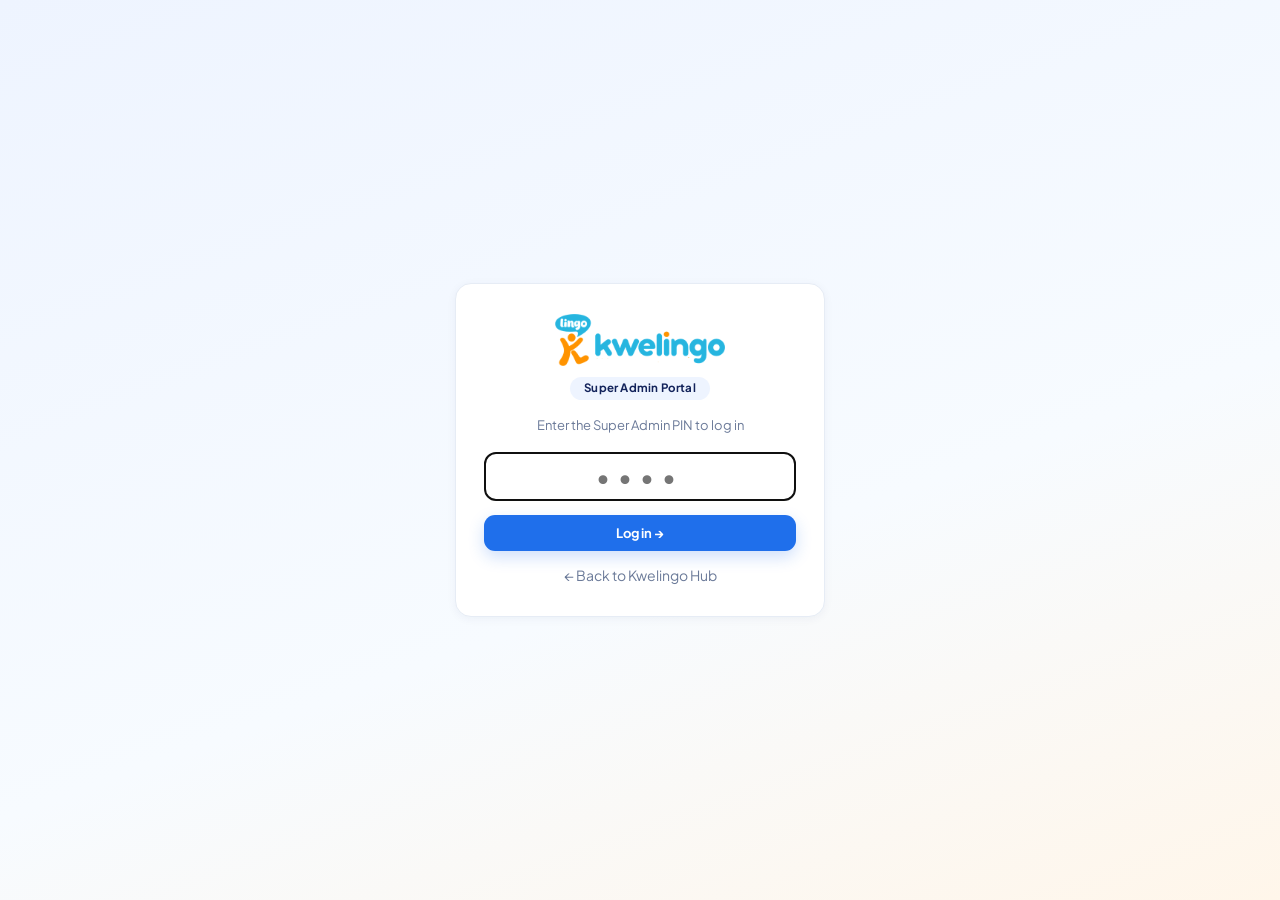
<file: master-admin.html>
<!DOCTYPE html>
<html lang="en">
<head>
<meta charset="UTF-8">
<meta name="viewport" content="width=device-width, initial-scale=1.0">
<title>Super Admin Portal — Kwelingo</title>
<link rel="icon" href="assets/logo.png">
<link rel="stylesheet" href="assets/style.css?v=20261124">
<style>
  .report-grid{display:grid;grid-template-columns:1fr 340px;gap:22px;align-items:start}
  @media(max-width:1100px){.report-grid{grid-template-columns:1fr}}
  .wa-msg{background:var(--bg);border:1px solid var(--line);border-radius:12px;padding:14px 16px;font-size:12.5px;line-height:1.7;white-space:pre-wrap;max-height:340px;overflow:auto}
  .wa-total{background:#fff;border:1.5px dashed var(--green);border-radius:12px;padding:12px;text-align:center;margin:12px 0}
  .wa-total .big{font-size:22px;font-weight:800;color:var(--green2)}
  .search-hit{display:flex;align-items:center;gap:14px;padding:14px 16px;border:1px solid var(--line);border-radius:12px;cursor:pointer;transition:.15s;background:#fff}
  .search-hit:hover{border-color:var(--blue);box-shadow:var(--shadow)}
  .search-hit .av{width:44px;height:44px;border-radius:50%;background:var(--sky-soft);display:flex;align-items:center;justify-content:center;font-weight:700;color:var(--navy)}
  /* ---- Print header (only shows when printing / Save as PDF) ---- */
  .dash-row{display:flex;justify-content:space-between;align-items:center;gap:10px;padding:9px 0;border-top:1px solid var(--line);font-size:13.5px;color:var(--ink)}
  .dash-row:first-child{border-top:none}
  .dash-row b{color:var(--navy)}
  .print-only{display:none}
  .sa-dash{display:grid;grid-template-columns:minmax(0,1fr) 320px;gap:16px;align-items:start}
  @media(max-width:1250px){.sa-dash{grid-template-columns:minmax(0,1fr)}}
  .qa-grid{display:grid;grid-template-columns:1fr 1fr;gap:10px}
  .qa-grid button{border:0;border-radius:12px;padding:14px 8px;font-weight:700;font-size:12.5px;color:var(--navy);cursor:pointer;display:flex;flex-direction:column;align-items:center;gap:6px}
  .qa-grid button span{font-size:22px}
  .ring{width:96px;height:96px;border-radius:50%;display:flex;align-items:center;justify-content:center;margin:0 auto}
  .ring>div{width:76px;height:76px;border-radius:50%;background:#fff;display:flex;align-items:center;justify-content:center;font-weight:800;font-size:19px;color:var(--navy)}
  .ring-lbl{text-align:center;font-size:12px;color:var(--muted);margin-top:6px;font-weight:600}
  .up-mini{display:flex;gap:10px;align-items:center;padding:8px 0;border-bottom:1px solid var(--line)}
  .up-mini:last-child{border-bottom:0}
  .up-mini .tm{background:#FFF4DE;border-radius:10px;padding:6px 8px;font-size:11px;font-weight:800;color:#B26A00;text-align:center;line-height:1.3;flex-shrink:0}
  .up-mini b{font-size:13px;color:var(--navy);display:block}.up-mini small{font-size:11.5px;color:var(--muted)}
  .act{display:flex;gap:10px;padding:8px 0;border-bottom:1px dashed var(--line);font-size:12.5px}
  .act:last-child{border-bottom:0}
  .act i{width:10px;height:10px;border-radius:50%;margin-top:4px;flex-shrink:0;border:2px solid var(--blue)}
  .act b{color:var(--navy);display:block;font-size:12.5px;font-weight:600}.act small{color:var(--muted);font-size:11px}
  .act .t{margin-left:auto;color:var(--muted);font-size:11px;white-space:nowrap}
  .modal.xl{max-width:1100px;width:96vw}
  .fsec{border-radius:14px;padding:16px 18px;margin-bottom:14px}
  .fsec .fh{display:flex;gap:12px;align-items:center;margin-bottom:12px}
  .fsec .fh .n{width:30px;height:30px;border-radius:50%;color:#fff;display:flex;align-items:center;justify-content:center;font-weight:800;font-size:14px;flex-shrink:0}
  .fsec .fh b{color:var(--navy);font-size:14.5px;display:block}.fsec .fh small{color:var(--muted);font-size:12px}
  .fsec.c1{background:#F2F6FE}.fsec.c1 .n{background:#1F6FEB}.fsec.c2{background:#F5F1FE}.fsec.c2 .n{background:#7C5CE6}.fsec.c3{background:#EFF8F2}.fsec.c3 .n{background:#22A06B}
  .fsec.c4{background:#FFF8EA}.fsec.c4 .n{background:#F5A524}.fsec.c5{background:#FDF0F2}.fsec.c5 .n{background:#E5484D}.fsec.c6{background:#F2F6FE}.fsec.c6 .n{background:#1F6FEB}
  .f3{display:grid;grid-template-columns:repeat(3,minmax(0,1fr));gap:10px 14px}.f4{display:grid;grid-template-columns:repeat(4,minmax(0,1fr));gap:10px 14px}
  .f3 .field,.f4 .field,.fsec .field{margin-bottom:8px}
  .formx{display:grid;grid-template-columns:minmax(0,1fr) 300px;gap:14px}
  @media(max-width:900px){.formx,.f3,.f4{grid-template-columns:minmax(0,1fr)}}
  .chipsel{display:flex;flex-wrap:wrap;gap:6px;margin-top:6px}
  .chipsel span{background:var(--sky-soft);color:var(--blue);border-radius:99px;padding:4px 10px;font-size:12px;font-weight:700}
  .chipsel span b{cursor:pointer;margin-left:6px}
  .print-head{border-bottom:2.5px solid var(--navy);padding-bottom:10px;margin-bottom:16px}
  .print-head .pt{font-size:19px;font-weight:800;color:var(--navy)}
  .print-head .pl{font-size:13px;color:#333;margin-top:3px}
  .print-head img{height:44px;border-radius:8px}
  @media print{
    @page{margin:12mm}
    body{background:#fff}
    .sidebar,.backdrop,.topbar,.foot-note{display:none!important}
    .main{display:block}
    .content{padding:0!important}
    .page-head,.no-print{display:none!important}
    .print-only{display:block!important}
    .pill-tabs{display:none!important}
    .report-grid{grid-template-columns:1fr!important}   /* WA composer column hidden below */
    #view-report .drawer,#view-report [id^=mWa]{display:none!important}
    .card{box-shadow:none!important;border:1px solid #ddd}
    .table-wrap{overflow:visible!important}
    table.tbl{font-size:10.5px;table-layout:fixed;width:100%}
    table.tbl th,table.tbl td{padding:6px 7px;word-break:break-word;white-space:normal!important;vertical-align:top}
    #view-report table.tbl th:nth-child(1),#view-report table.tbl td:nth-child(1){width:4%}
    #view-report table.tbl th:nth-child(2),#view-report table.tbl td:nth-child(2){width:10%}
    #view-report table.tbl th:nth-child(3),#view-report table.tbl td:nth-child(3){width:9%}
    #view-report table.tbl th:nth-child(4),#view-report table.tbl td:nth-child(4){width:9%}
    #view-report table.tbl th:nth-child(5),#view-report table.tbl td:nth-child(5){width:6%}
    #view-report table.tbl th:nth-child(6),#view-report table.tbl td:nth-child(6){width:8%}
    #view-report table.tbl th:nth-child(7),#view-report table.tbl td:nth-child(7){width:20%}
    #view-report table.tbl th:nth-child(8),#view-report table.tbl td:nth-child(8){width:20%}
    #view-report table.tbl th:nth-child(9),#view-report table.tbl td:nth-child(9){width:14%}
    table.tbl .thumb,.docthumb{width:90px!important;height:auto!important;max-height:70px}
    .stat{break-inside:avoid}
    *{-webkit-print-color-adjust:exact;print-color-adjust:exact}
  }
  .bl-row{display:flex;gap:14px;align-items:center;padding:14px 16px;border-bottom:1px solid var(--line)}
  .bl-row:last-child{border-bottom:0}
  .bl-cv{width:96px;height:62px;border-radius:10px;background:linear-gradient(135deg,#26B5DF,#1495C4);flex-shrink:0;overflow:hidden;display:flex;align-items:center;justify-content:center;color:#fff;font-size:22px}
  .bl-cv img{width:100%;height:100%;object-fit:cover}
  .bl-row b{color:var(--navy);font-size:15px;display:block}.bl-row small{color:var(--muted);font-size:12px}
  .bl-art h1{font-size:27px;color:var(--navy);line-height:1.25;margin:8px 0}
  .bl-art .content{font-size:15.5px;line-height:1.75;color:#2B3656}
  .bl-art .content h2{font-size:21px;color:var(--navy);margin:18px 0 6px}.bl-art .content h3{font-size:17px;color:var(--navy);margin:14px 0 4px}
  .bl-art .content img{max-width:100%;border-radius:12px;margin:10px 0}
  .bl-art .content blockquote{border-left:4px solid var(--blue);background:#F1F6FF;margin:12px 0;padding:10px 16px;border-radius:0 10px 10px 0}
  .bl-art .content ul,.bl-art .content ol{padding-left:22px}
  @media(max-width:640px){.bl-row{flex-wrap:wrap}.bl-cv{width:72px;height:50px}}
  .wt-grid{display:grid;grid-template-columns:repeat(auto-fill,minmax(250px,1fr));gap:16px}
  .wt-card{background:#fff;border:1px solid var(--line);border-radius:18px;overflow:hidden;box-shadow:0 6px 18px rgba(19,35,91,.05);display:flex;flex-direction:column}
  .wt-card.off{opacity:.55}
  .wt-ph{aspect-ratio:600/432;background:#EAF6FC center/cover no-repeat;position:relative}
  .wt-ph .tg{position:absolute;left:10px;top:10px;background:#fff;border-radius:99px;padding:3px 10px;font-size:11px;font-weight:800;color:var(--navy)}
  .wt-bd{padding:14px 16px;flex:1}.wt-bd b{color:var(--navy);font-size:16px;display:block}.wt-bd small{color:var(--muted);font-size:12.5px}
  .wt-ft{display:flex;gap:4px;align-items:center;padding:8px 10px;border-top:1px solid var(--line)}
  .wt-pv{width:100%;aspect-ratio:600/432;border:1.8px dashed #B9CFF6;border-radius:14px;background:#F5F9FF center/cover no-repeat;display:flex;align-items:center;justify-content:center;color:var(--blue);font-weight:700;font-size:13px;cursor:pointer;text-align:center}
</style>
</head>
<body>

<!-- PIN GATE (Master Admin) -->
<div id="maGate" style="position:fixed;inset:0;z-index:600;background:linear-gradient(160deg,#EEF4FF 0%,#F7FBFF 60%,#FFF6EA 100%);display:flex;align-items:center;justify-content:center;padding:20px">
  <div class="card card-pad" style="max-width:370px;width:100%;text-align:center;padding:30px 28px">
    <img src="assets/logo-h.png" onerror="this.src='assets/logo.png'" alt="Kwelingo Academy" style="height:52px;margin:0 auto 10px">
    <span class="ls-sub" style="display:inline-block;margin-bottom:16px">Super Admin Portal</span>
    <p class="text-muted" style="font-size:13px;margin-bottom:16px">Enter the Super Admin PIN to log in</p>
    <input id="maPin" type="password" maxlength="8" inputmode="numeric" placeholder="••••" style="letter-spacing:8px;text-align:center;font-size:20px;font-weight:800;width:100%;padding:11px;border:1.5px solid var(--line);border-radius:11px" onkeydown="if(event.key==='Enter')maLogin()">
    <button class="btn btn-primary btn-block" style="margin-top:14px" onclick="maLogin()">Log in →</button>
    <div class="help" id="maErr" style="color:var(--red);margin-top:10px;font-weight:600"></div>
    <div class="help" style="margin-top:14px"><a href="portal.html" style="color:var(--muted)">← Back to Kwelingo Hub</a></div>
  </div>
</div>

<div class="app">
  <aside class="sidebar">
    <div class="sidebar-head" id="logo"></div>
    <nav class="nav">
      <a data-view="dashboard" class="active"><span class="ic">🏠</span> Dashboard</a>
      <div class="sidebar-role" style="margin-top:6px">User Management</div>
      <a data-view="students"><span class="ic">🧑‍🎓</span> Students</a>
      <a data-view="parents"><span class="ic">👨‍👩‍👧</span> Parents</a>
      <a data-view="tutors"><span class="ic">👩‍🏫</span> Teachers</a>
      <div class="divider"></div>
      <a data-view="programs"><span class="ic">📚</span> Programs &amp; Curriculum</a>
      <a data-view="classgroups"><span class="ic">📅</span> Classes &amp; Enrollment</a>
      <a data-view="attendance"><span class="ic">✅</span> Attendance &amp; Sessions</a>
      <a data-view="leaves"><span class="ic">🌴</span> Leave Management <span class="nav-dot" id="lvDot" style="display:none"></span></a>
      <a data-view="reschedule"><span class="ic">🔄</span> Reschedule &amp; Recovery</a>
      <a data-view="certificates"><span class="ic">🏅</span> Certificate Management</a>
      <a data-view="invoices"><span class="ic">💳</span> Invoices &amp; Payments</a>
      <a data-view="laporan"><span class="ic">📈</span> Reports</a>
      <a data-view="settings"><span class="ic">⚙️</span> Settings</a>
      <a data-view="activity"><span class="ic">🛡️</span> Audit Log</a>
      <div class="divider"></div>
      <div class="sidebar-role" style="margin-top:0">Website</div>
      <a data-view="webteachers"><span class="ic">🧑‍🏫</span> Instructor Profiles</a>
      <a data-view="blog"><span class="ic">📰</span> Community Blog <span class="nav-dot" id="blDot" style="display:none"></span></a>
      <div class="divider"></div>
      <div class="sidebar-role" style="margin-top:0">Open Other Portals</div>
      <a href="admin.html" target="_blank"><span class="ic">🗂️</span> Operations Admin ↗</a>
      <a href="teacher.html" target="_blank"><span class="ic">📘</span> Teacher's Room ↗</a>
      <a href="parent.html" target="_blank"><span class="ic">👨‍👩‍👧</span> Parent Hub ↗</a>
      <a onclick="try{sessionStorage.removeItem('ma_ok')}catch(e){};location.href='index.html'"><span class="ic">🚪</span> Log out</a>
    </nav>
    <div class="sidebar-foot">
      <div class="avatar">M</div>
      <div class="who">Super Admin<small>Full system control</small></div>
    </div>
  </aside>
  <div class="backdrop" onclick="toggleSidebar()"></div>

  <div class="main">
    <div class="topbar">
      <button class="hamburger" onclick="toggleSidebar()">☰</button>
      <div class="search"><span class="mag">🔎</span><input id="globalSearch" placeholder="Search students or teachers…"></div>
      <div class="spacer"></div>
      <div class="me"><div class="who">Super Admin<small>Full system control</small></div><div class="avatar">S</div></div>
    </div>

    <div class="content">
      <div id="loadErr" style="display:none;background:#fdecec;border:1.5px solid #f5b5b5;color:#a12626;border-radius:12px;padding:12px 16px;margin-bottom:16px;font-size:14px;display:none;align-items:center;gap:12px;justify-content:space-between;flex-wrap:wrap">
        <span>⚠️ Failed to load data from the server (temporary connection issue). The data shown may not be up to date.</span>
        <button class="btn btn-primary btn-sm" onclick="boot()">🔄 Try reloading</button>
      </div>
      <!-- DASHBOARD -->
      <section class="view" id="view-dashboard">
        <div class="page-head"><div><h1>Dashboard</h1><div class="sub">Institution overview and key updates.</div></div><div class="text-muted" id="saToday" style="font-weight:600"></div></div>
        <div id="bdayBanner" style="display:none;background:linear-gradient(120deg,#fff0f6,#eef7fd);border:1.5px solid #ffc9e0;border-radius:14px;padding:12px 18px;margin-bottom:16px;color:var(--navy);font-size:13.5px"></div>
        <div class="sa-dash">
          <div>
            <div class="grid grid-4" style="margin-bottom:14px" id="saStats1"></div>
            <div class="grid grid-4" style="margin-bottom:16px" id="saStats2"></div>
            <div class="grid" style="grid-template-columns:minmax(0,1.3fr) minmax(0,1fr);gap:16px;margin-bottom:16px">
              <div class="card card-pad"><div class="card-title">📈 Enrollment Trend <small class="text-muted" style="font-weight:500">new students per month</small></div><div id="saTrend"></div></div>
              <div class="card card-pad"><div class="card-title">✅ Attendance Rate (This Month)</div><div id="saRings" style="display:flex;justify-content:space-around;gap:10px;flex-wrap:wrap;padding-top:8px"></div></div>
            </div>
            <div class="grid" style="grid-template-columns:minmax(0,1.3fr) minmax(0,1fr);gap:16px">
              <div class="card"><div class="card-pad" style="padding-bottom:4px"><div class="card-title">🆕 Recent Enrollments <span class="more" onclick="showView('students');renderM('students')">View All →</span></div></div><div class="table-wrap"><table class="tbl"><thead><tr><th>Student</th><th>Program</th><th>Level</th><th>Class</th><th>Enrollment Date</th><th>Status</th></tr></thead><tbody id="saRecent"></tbody></table></div></div>
              <div class="card card-pad"><div class="card-title">⏳ Pending Approvals</div><div id="saPending"></div></div>
            </div>
          </div>
          <div>
            <div class="card card-pad" style="margin-bottom:16px"><div class="card-title">⚡ Quick Actions</div><div class="qa-grid" id="saQuick"></div></div>
            <div class="card card-pad" style="margin-bottom:16px"><div class="card-title">📅 Upcoming Classes <span class="more" onclick="showView('attendance');renderM('attendance')">View All →</span></div><div id="saUpcoming"></div></div>
            <div class="card card-pad"><div class="card-title">🕘 Recent Activities <span class="more" onclick="showView('activity');renderM('activity')">View All →</span></div><div id="saActivity"></div></div>
          </div>
        </div>
        <div class="card card-pad mt-16">
          <div class="card-title">🔍 Search &amp; Open Student Reports</div>
          <div class="field"><input id="dashSearch" placeholder="Type a student's name… then click a result"></div>
          <div id="dashHits" class="grid" style="gap:10px"></div>
        </div>
      </section>

      <!-- ===== PHASE-1 SCAFFOLD VIEWS (filled in later phases) ===== -->
      <section class="view hide" id="view-parents">
        <div class="page-head"><div class="ph-left"><div class="ph-ic">👨‍👩‍👧</div><div><h1>Parents</h1><div class="sub">Manage parent/guardian accounts and link them to their children.</div></div></div>
          <button class="btn btn-primary" onclick="openParent()">＋ Add Parent</button></div>
        <div class="grid grid-4" style="margin-bottom:16px" id="poStats"></div>
        <div class="split2 noside" id="paWrap">
          <div><div class="toolbar"><input class="grow" id="paQ" placeholder="🔎 Search by name, phone number or student name…" oninput="renderParents(true)"><select id="paSt" onchange="renderParents(true)"><option value="">All Statuses</option><option>Active</option><option>Deactivated</option></select><select id="paRelF" onchange="renderParents(true)"><option value="">All Relations</option><option>Mother</option><option>Father</option><option>Guardian</option></select></div>
            <div class="card"><div class="table-wrap"><table class="tbl"><thead><tr><th>Parent / Guardian</th><th>Relation</th><th>Phone / WhatsApp</th><th>Linked Student(s)</th><th>Account Status</th><th></th></tr></thead><tbody id="mpBody"></tbody></table></div></div></div>
          <div class="card card-pad side panel-side" id="paSide">
            <div class="card-title"><span id="mParentTitle">Add New Parent</span> <button class="x" onclick="closeParentPanel()">×</button></div>
            <div class="text-muted" style="font-size:12.5px;margin-bottom:10px">Fill in the information below to create a parent account.</div>
            <input type="hidden" id="paId">
            <div class="fsec c1"><div class="fh"><span class="n">1</span><div><b>Parent Information</b><small>Basic details of the parent/guardian.</small></div></div>
              <div class="field"><label>Parent ID</label><div style="display:flex;gap:8px"><input id="paPid" readonly style="flex:1;font-weight:700"><button type="button" class="btn btn-outline btn-sm" onclick="document.getElementById('paPid').value=genParentId()">🔄</button></div></div>
              <div class="field"><label>Full Name <span class="req">*</span></label><input id="paNama" placeholder="Enter full name"></div>
              <div class="field"><label>Relation to Student(s)</label><select id="paRel"><option value="">Select relation</option><option>Mother</option><option>Father</option><option>Guardian</option><option>Other</option></select></div>
              <div class="field"><label>Phone / WhatsApp</label><input id="paWa" placeholder="08xxxx"></div></div>
            <div class="fsec c2"><div class="fh"><span class="n">2</span><div><b>Link Student(s)</b><small>Select the student(s) to link with this parent account.</small></div></div>
              <select id="paPick" onchange="paAddLink(this.value);this.value=''"></select><div class="chipsel" id="paChips"></div><input type="hidden" id="paLinked"></div>
            <div class="fsec c3"><div class="fh"><span class="n">3</span><div><b>Parent Hub Login</b><small>The parent's own username &amp; PIN (separate from the child's account).</small></div></div>
              <div class="field-row"><div class="field"><label>Username</label><input id="paUser" placeholder="e.g. rinawijaya"></div>
                <div class="field"><label>PIN (4 digits)</label><div style="display:flex;gap:8px"><input id="paPin" maxlength="4" inputmode="numeric" style="flex:1;font-weight:700;letter-spacing:3px"><button type="button" class="btn btn-outline btn-sm" onclick="document.getElementById('paPin').value=genPin()">🔄</button></div></div></div>
              <div class="field"><label>Account Status</label><select id="paStatus"><option>Active</option><option>Deactivated</option></select></div>
              <div class="help">If several children are linked, the parent can switch between them in the Parent Hub (menu <b>My Child</b>).</div></div>
            <div style="display:flex;gap:8px"><button class="btn btn-outline" style="flex:1" onclick="closeParentPanel()">Cancel</button><button class="btn btn-primary" style="flex:1" onclick="saveParent()">Save Parent</button></div>
          </div>
        </div>
      </section>
      <section class="view hide" id="view-programs">
        <div class="page-head"><div class="ph-left"><div class="ph-ic">📚</div><div><h1>Programs &amp; Curriculum</h1><div class="sub">Manage programs, levels, curriculum, pricing, learning materials and quizzes.</div></div></div>
          <button class="btn btn-primary" id="pgNewBtn" onclick="pgNew()">＋ Add Program</button></div>
        <div class="utabs" id="pgTabs"></div>
        <div id="pgPrograms">
          <div class="grid grid-4" style="margin-bottom:16px" id="pgStats"></div>
          <div class="split2 noside" id="pgWrap">
            <div class="card"><div class="card-pad" style="padding-bottom:6px"><div class="toolbar" style="margin:0"><input class="grow" id="pgQ" placeholder="🔎 Search program name or category…" oninput="renderPrograms()"><select id="pgCat" onchange="renderPrograms()"></select><select id="pgSt" onchange="renderPrograms()"><option value="">All Statuses</option><option>Active</option><option>Draft</option><option>Inactive</option></select></div></div>
              <div class="table-wrap"><table class="tbl"><thead><tr><th>Program</th><th>Category</th><th>Target Audience</th><th>Levels</th><th>Duration</th><th>Status</th><th></th></tr></thead><tbody id="pgBody"></tbody></table></div></div>
            <div class="card card-pad side panel-side" id="pgSide"></div>
          </div>
        </div>
        <div id="pgMaterials" class="hide">
          <div class="split2">
            <div><div class="toolbar"><input class="grow" id="mtQ" placeholder="🔎 Search materials…" oninput="renderMaterialsSA()"><select id="mtKind" onchange="renderMaterialsSA()"><option value="">Teacher &amp; Student materials</option><option value="material">Teaching resources (teachers)</option><option value="student">Learning materials (students)</option></select><select id="mtProg" onchange="renderMaterialsSA()"></select></div>
              <div class="card"><div class="table-wrap"><table class="tbl"><thead><tr><th>Title</th><th>For</th><th>Program</th><th>Unit / Module</th><th>Size</th><th></th></tr></thead><tbody id="rcBody"></tbody></table></div></div></div>
            <div class="card card-pad side"><div class="card-title">⬆️ Upload Material</div>
              <div class="field"><label>Visible to</label><select id="rcKind"><option value="material">👩‍🏫 Teachers (Teaching Resources)</option><option value="student">🎓 Students (Learning Materials)</option></select></div>
              <div class="field"><label>Title <span class="req">*</span></label><input id="rcTitle" placeholder="e.g. Unit 1 – Worksheet"></div>
              <div class="field-row"><div class="field"><label>Program</label><select id="rcProg"></select></div><div class="field"><label>Unit / Module</label><input id="rcUnit" placeholder="e.g. Unit 1 – Everyday Life"></div></div>
              <div class="field"><label>Description</label><input id="rcNote" placeholder="optional"></div>
              <div class="field"><label>File (PDF / DOCX / PPT, max 10 MB)</label><button type="button" class="btn btn-outline btn-sm" onclick="document.getElementById('rcFile').click()">📎 Choose file</button> <span id="rcFileName" class="text-muted" style="font-size:12px"></span><input type="file" id="rcFile" class="hide" onchange="document.getElementById('rcFileName').textContent=this.files[0]?this.files[0].name:''"></div>
              <div class="field"><label>…or link (Google Drive, YouTube)</label><input id="rcUrl" placeholder="https://"></div>
              <button class="btn btn-primary btn-block" onclick="uploadResource(event)">⬆️ Upload</button></div>
          </div>
        </div>
        <div id="pgQuizzes" class="hide">
          <div class="split2">
            <div class="card card-pad"><div class="card-title">📝 Quizzes</div><div id="qzList"></div></div>
            <div class="card card-pad side"><div class="card-title">＋ Create Quiz</div>
              <div class="field"><label>Title</label><input id="qzTitle" placeholder="e.g. Daily Routines Quiz"></div>
              <div class="field-row"><div class="field"><label>Program</label><select id="qzProg"></select></div><div class="field"><label>Class (optional)</label><select id="qzGroup"></select></div></div>
              <div class="field-row"><div class="field"><label>Level</label><input id="qzLevel" placeholder="e.g. A2"></div><div class="field"><label>Unit</label><input id="qzUnit" placeholder="e.g. Unit 1"></div></div>
              <div class="field-row"><div class="field"><label>Time limit (minutes)</label><input type="number" id="qzTime" value="10"></div><div class="field"><label>Due date</label><input type="date" id="qzDue"></div></div>
              <input type="hidden" id="qzSubject">
              <div id="qzQuestions"></div>
              <div style="display:flex;gap:6px;flex-wrap:wrap"><button class="btn btn-outline btn-sm" onclick="addQuestion('mc')">＋ Multiple choice</button><button class="btn btn-outline btn-sm" onclick="addQuestion('tf')">＋ True / False</button><button class="btn btn-outline btn-sm" onclick="addQuestion('fill')">＋ Fill in the blank</button></div>
              <button class="btn btn-primary btn-block mt-16" onclick="saveQuiz()">💾 Save Quiz</button></div>
          </div>
        </div>
      </section>
      <section class="view hide" id="view-classgroups">
        <div class="page-head"><div class="ph-left"><div class="ph-ic">📅</div><div><h1>Classes &amp; Enrollment</h1><div class="sub">Overview of all classes, schedules and class status. Classes are created and managed in Operations Admin.</div></div></div>
          <div style="display:flex;gap:8px"><button class="btn btn-outline btn-sm" onclick="exportClassesSA()">⬇️ Export</button><a class="btn btn-outline btn-sm" href="admin.html#classes" target="_blank">Manage in Operations Admin ↗</a></div></div>
        <div class="grid grid-4" style="margin-bottom:16px">
          <div class="stat tint-blue"><div class="lbl">Total Classes <span class="help" style="display:inline">(all time)</span></div><div class="val" id="cgTotal">0</div></div>
          <div class="stat tint-green"><div class="lbl">Active Classes</div><div class="val" id="cgActive">0</div></div>
          <div class="stat tint-amber"><div class="lbl">Today's Sessions</div><div class="val" id="cgToday">0</div></div>
          <div class="stat tint-purple"><div class="lbl">Completed <span class="help" style="display:inline">(all time)</span></div><div class="val" id="cgDone">0</div></div>
        </div>
        <div class="utabs" id="cgTabs"></div>
        <div class="toolbar"><select id="cgFProg" onchange="renderClassGroups(true)"></select><select id="cgFTutor" onchange="renderClassGroups(true)"></select><select id="cgFMode" onchange="renderClassGroups(true)"><option value="">All Modes</option><option>Onsite</option><option>Online</option><option>Hybrid</option></select><input class="grow" id="cgQ" placeholder="🔎 Search class ID, name, teacher or level…" oninput="renderClassGroups(true)"></div>
        <div class="card"><div class="table-wrap"><table class="tbl">
          <thead><tr><th>Class ID</th><th>Name</th><th>Program</th><th>Teacher</th><th>Schedule</th><th>Mode</th><th>Students</th><th>Status</th><th>Start – End</th><th>Applicants</th></tr></thead>
          <tbody id="cgBody"></tbody>
        </table></div></div>
      </section>

      <!-- ATTENDANCE & SESSIONS -->
      <section class="view hide" id="view-attendance">
        <div class="page-head"><div class="ph-left"><div class="ph-ic">✅</div><div><h1>Attendance &amp; Sessions</h1><div class="sub">Track student and teacher attendance, and monitor session progress.</div></div></div>
          <div style="display:flex;gap:8px;align-items:center"><button class="btn btn-ghost btn-sm" onclick="stepAsDate(-1)">‹</button><input type="date" id="asDate" onchange="renderAttendanceSA()" style="padding:9px 12px;border:1.5px solid var(--line);border-radius:10px"><button class="btn btn-ghost btn-sm" onclick="stepAsDate(1)">›</button><button class="btn btn-outline btn-sm" onclick="exportAttendanceSA()">⬇️ Export</button></div></div>
        <div class="grid grid-4" style="margin-bottom:16px" id="asStats"></div>
        <div class="toolbar"><input class="grow" id="asQ" placeholder="🔎 Search class, program, student or teacher…" oninput="renderAttendanceSA()"><select id="asProg" onchange="renderAttendanceSA()"></select><select id="asMode" onchange="renderAttendanceSA()"><option value="">All Modes</option><option value="onsite">On-site</option><option value="online">Online</option></select></div>
        <div class="utabs" id="asTabs"></div>
        <div class="split2 noside" id="asWrap">
          <div class="card"><div class="table-wrap"><table class="tbl"><thead id="asHead"></thead><tbody id="asBody"></tbody></table></div></div>
          <div class="card card-pad side panel-side" id="asSide"></div>
        </div>
      </section>

      <!-- LEAVE MANAGEMENT -->
      <section class="view hide" id="view-leaves">
        <div class="page-head"><div class="ph-left"><div class="ph-ic">🌴</div><div><h1>Teacher Leave Requests</h1><div class="sub">Manage teacher leave requests, approvals, and class reassignments.</div></div></div>
          <button class="btn btn-primary" onclick="openLeaveForm()">＋ New Leave Request</button></div>
        <div class="grid grid-4" style="margin-bottom:16px" id="lvStats"></div>
        <div class="utabs" id="lvTabs"></div>
        <div class="toolbar"><input class="grow" id="lvQ" placeholder="🔎 Search teacher name, leave type or reason…" oninput="renderLeaves()"><select id="lvType" onchange="renderLeaves()"><option value="">All Types</option><option>Sick Leave</option><option>Personal</option><option>Holiday</option><option>Training</option><option>Maternity</option><option>Other</option></select></div>
        <div class="split2 noside" id="lvWrap">
          <div class="card"><div class="table-wrap"><table class="tbl"><thead><tr><th>Teacher</th><th>Leave Type</th><th>Start Date</th><th>End Date</th><th>Total Days</th><th>Status</th><th>Affected Classes</th><th></th></tr></thead><tbody id="lvBody"></tbody></table></div></div>
          <div class="card card-pad side panel-side" id="lvSide"></div>
        </div>
      </section>

      <!-- EMBEDDED OPS MODULES -->
      <section class="view hide" id="view-reschedule">
        <div class="page-head"><div class="ph-left"><div class="ph-ic">🔄</div><div><h1>Reschedule &amp; Recovery Class</h1><div class="sub">Overview of reschedule &amp; recovery requests. Approvals are handled by the Operations Admin.</div></div></div>
          <a class="btn btn-outline btn-sm" href="admin.html#requests" target="_blank">Open in Operations Admin ↗</a></div>
        <iframe class="ops-embed" data-src="admin.html?embed=1&ro=1#requests"></iframe>
      </section>
      <section class="view hide" id="view-certificates">
        <div class="page-head"><div class="ph-left"><div class="ph-ic">🏅</div><div><h1>Certificate Management</h1><div class="sub">Monitor student eligibility, certificate records, and completion details.</div></div></div>
          <a class="btn btn-outline btn-sm" href="admin.html#certs" target="_blank">Open in Operations Admin ↗</a></div>
        <iframe class="ops-embed" data-src="admin.html?embed=1#certs"></iframe>
      </section>

      <!-- INVOICES & PAYMENTS -->
      <section class="view hide" id="view-invoices">
        <div class="page-head"><div class="ph-left"><div class="ph-ic">💳</div><div><h1>Invoices &amp; Payments</h1><div class="sub">Financial overview for student invoices and teacher payments.</div></div></div>
          <input type="month" id="fiMonth" onchange="renderInvoicesSA()" style="padding:9px 12px;border:1.5px solid var(--line);border-radius:10px"></div>
        <div class="utabs" id="fiTabs"></div>
        <div id="fiOverview"></div>
        <iframe class="ops-embed hide" id="fiEmbed"></iframe>
        <div id="fiLegacy" class="hide"></div>
      </section>

      <!-- AUDIT LOG -->
      <section class="view hide" id="view-activity">
        <div class="page-head"><div class="ph-left"><div class="ph-ic">🛡️</div><div><h1>Audit Log</h1><div class="sub">A timeline of what happened in the system — enrollments, payments, requests, certificates and more.</div></div></div>
          <button class="btn btn-outline btn-sm" onclick="exportAudit()">⬇️ Export</button></div>
        <div class="toolbar"><input class="grow" id="auQ" placeholder="🔎 Search activity…" oninput="renderAudit()"><select id="auType" onchange="renderAudit()"><option value="">All Activity</option></select><input type="date" id="auFrom" onchange="renderAudit()"><input type="date" id="auTo" onchange="renderAudit()"></div>
        <div class="card card-pad" id="auList"></div>
      </section>
      <!-- COMBINED SEARCH RESULTS -->
      <section class="view hide" id="view-search">
        <div class="page-head"><div><h1>Search Results</h1><div class="sub">Students &amp; teachers — click to open</div></div></div>
        <div class="card card-pad"><div id="searchHits" class="grid" style="gap:10px"></div></div>
      </section>

      <!-- STUDENT REPORT -->
      <section class="view hide" id="view-report">
        <div class="page-head">
          <div><h1>Student Report</h1>
            <div class="breadcrumb">Home › Search Students › <b id="crumb">—</b></div></div>
          <div style="display:flex;gap:10px;align-items:center" class="no-print">
            <input type="month" id="repMonthSel" class="btn btn-outline" style="font-weight:600" title="Select report period" onchange="if(CUR)openReport(CUR.id,this.value)">
            <button class="btn btn-primary" onclick="saMonthlyPdf()">📄 Monthly Report PDF</button>
            <button class="btn btn-green" onclick="openModal('mWa')">🟢 WhatsApp Parent</button>
            <button class="btn btn-outline" onclick="window.print()">🧾 Save PDF</button>
          </div>
        </div>

        <!-- clean header shown only in the printed / PDF version -->
        <div class="print-only print-head">
          <div style="display:flex;align-items:center;gap:12px">
            <img src="assets/logo.png" alt="Kwelingo">
            <div>
              <div class="pt">Student Report — Kwelingo</div>
              <div class="pl">Name: <b id="phName">—</b></div>
              <div class="pl">Period: <b id="phPeriod">—</b></div>
            </div>
          </div>
        </div>

        <!-- header cards -->
        <div class="grid" style="grid-template-columns:1.4fr 1fr 1fr 1fr;gap:16px;margin-bottom:20px" id="repHeader"></div>

        <button class="btn btn-outline btn-sm no-print" style="margin-bottom:16px" onclick="showView('search')">← Back to Search</button>

        <!-- history -->
        <div class="card">
          <div class="card-pad" style="padding-bottom:0"><div class="card-title" id="rHist">📅 Class History</div></div>
          <div class="table-wrap"><table class="tbl">
            <thead><tr><th>No.</th><th>Date</th><th>Teacher</th><th>Time</th><th>Duration</th><th>Type</th><th>Topic / Material</th><th>Note</th><th>Doc</th></tr></thead>
            <tbody id="rBody"></tbody>
          </table></div>
        </div>

        <!-- fee summary -->
        <div class="grid grid-4 mt-24" id="rSummary"></div>
      </section>

      <!-- ALL CLASSES -->
      <section class="view hide" id="view-all-classes">
        <div class="page-head"><div><h1>All Classes</h1><div class="sub">All class sessions</div></div>
          <input type="month" id="acMonth" class="btn btn-outline" style="font-weight:600"></div>
        <div class="card"><div class="table-wrap"><table class="tbl">
          <thead><tr><th>Date</th><th>Student</th><th>Teacher</th><th>Time</th><th>Duration</th><th>Type</th><th>Topic</th></tr></thead>
          <tbody id="acBody"></tbody>
        </table></div></div>
      </section>

      <!-- STUDENTS -->
      <section class="view hide" id="view-students">
        <div class="page-head"><div class="ph-left"><div class="ph-ic">🧑‍🎓</div><div><h1>Students</h1><div class="sub">Manage student accounts, enrollment, and academic status.</div></div></div>
          <div style="display:flex;gap:8px;align-items:center;flex-wrap:wrap">
            <button class="btn btn-ghost btn-sm" id="genUserBtn" onclick="generateAllUsernames()">🪄 Generate usernames</button>
            <button class="btn btn-outline btn-sm" onclick="exportStudents()">⬇️ Export</button>
            <button class="btn btn-primary" onclick="openStudent()">＋ Add Student</button></div></div>
        <div class="grid" style="grid-template-columns:repeat(auto-fit,minmax(170px,1fr));gap:14px;margin-bottom:16px" id="soStats"></div>
        <div class="utabs" id="soTabs"></div>
        <div class="toolbar"><input class="grow" id="soQ" placeholder="🔎 Search students by name, username or class…" oninput="renderStudentsM()"><select id="soProg" onchange="renderStudentsM()"></select><select id="soLvl" onchange="renderStudentsM()"></select><select id="soCls" onchange="renderStudentsM()"></select></div>
        <div class="card"><div class="table-wrap"><table class="tbl">
          <thead><tr><th>Name</th><th>Age</th><th>Program</th><th>Level</th><th>Class</th><th>Parent / Guardian</th><th>Status</th><th>Enrollment</th><th>Login</th><th></th></tr></thead>
          <tbody id="msBody"></tbody>
        </table></div><div class="pager" id="soPager"></div></div>
      </section>

      <!-- TUTORS -->
      <section class="view hide" id="view-tutors">
        <div class="page-head"><div class="ph-left"><div class="ph-ic">👩‍🏫</div><div><h1>Teachers</h1><div class="sub">Manage teacher accounts, program assignments, and status.</div></div></div>
          <button class="btn btn-primary" onclick="openTutor()">＋ Add Teacher</button></div>
        <div class="grid grid-4" style="margin-bottom:14px" id="toStats1"></div>
        <div class="grid grid-4" style="margin-bottom:16px" id="toStats2"></div>
        <div class="toolbar"><input class="grow" id="toQ" placeholder="🔎 Search by name, username or subject…" oninput="renderTutorsM()"><select id="toProg" onchange="renderTutorsM()"></select><select id="toLoc" onchange="renderTutorsM()"><option value="">All Locations</option><option>Online</option><option>Onsite</option><option>Hybrid</option></select></div>
        <div class="utabs" id="toTabs"></div>
        <div class="card"><div class="table-wrap"><table class="tbl">
          <thead><tr><th>Name</th><th>Type</th><th>Programs / Subjects</th><th>Classes Assigned</th><th>Status</th><th>Next Session</th><th>Login</th><th></th></tr></thead>
          <tbody id="mtBody"></tbody>
        </table></div></div>
      </section>

      <!-- LAPORAN -->
      <section class="view hide" id="view-laporan">
        <div class="page-head"><div><h1>Reports</h1><div class="sub">Class recap per student for monthly reports</div></div>
          <input type="month" id="repMonth" class="btn btn-outline" style="font-weight:600"></div>
        <div class="card"><div class="table-wrap"><table class="tbl">
          <thead><tr><th>Student</th><th>Class Count</th><th>Total Minutes</th><th>Parent Fee/Meet</th><th>Estimated Bill</th><th></th></tr></thead>
          <tbody id="repBody"></tbody>
        </table></div></div>
      </section>

      <!-- PAYMENT -->
      <section class="view hide" id="view-payment">
        <div class="page-head">
          <div><h1>Payment Student</h1><div class="breadcrumb">Payment Student › <b id="payCrumb">Select student</b></div></div>
          <button class="btn btn-primary no-print" onclick="window.print()">🖨️ Print Invoice</button>
        </div>

        <div class="print-only print-head">
          <div style="display:flex;align-items:center;gap:12px">
            <img src="assets/logo.png" alt="Kwelingo">
            <div>
              <div class="pt" id="payPrintTitle">Invoice — Kwelingo</div>
              <div class="pl">Name: <b id="payPhName">—</b></div>
              <div class="pl" id="payPhSub">—</div>
            </div>
          </div>
        </div>

        <div class="card card-pad no-print" style="margin-bottom:16px">
          <label style="font-weight:700;font-size:12.5px">Search Student</label>
          <input id="paySearchInput" list="payStudentList" placeholder="Type a student's name… or pick from the list" onchange="paySearchPick()" oninput="paySearchPick()" style="width:100%;padding:11px 12px;border:1.5px solid var(--line);border-radius:11px;margin-top:6px;font-family:inherit;font-size:14px">
          <datalist id="payStudentList"></datalist>
        </div>

        <div class="pill-tabs no-print" id="payTabs" style="display:none">
          <button id="ptDeposit" class="active" onclick="showPayTab('deposit')">💳 Deposit Payment</button>
          <button id="ptBilling" onclick="showPayTab('billing')">🧾 Final Billing Report</button>
        </div>

        <div id="payDeposit"></div>
        <div id="payBilling" class="hide"></div>
      </section>

      <!-- DATA EXPLORER -->
      <section class="view hide" id="view-data">
        <div class="page-head"><div><h1>Data Explorer</h1><div class="sub"><a style="cursor:pointer;color:var(--blue)" onclick="showView('settings');renderM('settings')">‹ Settings</a> · View, search, sort &amp; export all data — without opening SQL</div></div>
          <button class="btn btn-primary btn-sm no-print" onclick="exportDataCSV()">⬇️ Download CSV</button></div>
        <div class="card card-pad" style="margin-bottom:14px">
          <div style="display:flex;gap:8px;flex-wrap:wrap;align-items:center">
            <div id="dataTabs" style="display:flex;gap:6px;flex-wrap:wrap"></div>
            <input id="dataSearch" placeholder="🔎 Search across all columns…" oninput="renderDataTable()" style="flex:1;min-width:220px;padding:9px 12px;border:1.5px solid var(--line);border-radius:10px">
          </div>
          <div class="hint" id="dataInfo" style="margin-top:8px"></div>
        </div>
        <div class="card"><div class="table-wrap"><table class="tbl" id="dataTable"><thead id="dataHead"></thead><tbody id="dataBody"></tbody></table></div></div>
      </section>

      <!-- PAYMENT GURU (komisi/bonus) -->
      <section class="view hide" id="view-tpay">
        <div class="page-head"><div><h1>Teacher Payment</h1><div class="sub">Enter the teacher's monthly commission/bonus — shown in the Teacher Portal as an additional fee</div></div></div>
        <div class="card card-pad" style="margin-bottom:16px">
          <div class="field-row">
            <div class="field"><label>Select Teacher</label><select id="tpTutor" onchange="loadTentorPay()"></select></div>
            <div class="field"><label>Month</label><input type="month" id="tpMonth" onchange="loadTentorPay()"></div>
          </div>
        </div>
        <div id="tpContent"></div>
      </section>

      <!-- SETTINGS: GANTI PASSWORD -->
      <!-- PAPAN GURU (bulletin board) -->
      <section class="view hide" id="view-board">
        <div class="page-head"><div><h1>Teacher Board</h1><div class="sub">Announcements for teachers — see who has read them</div></div></div>
        <div class="card card-pad" style="margin-bottom:16px">
          <div class="card-title">＋ New Announcement</div>
          <div class="field-row"><div class="field"><label>Title</label><input id="tbTitle" placeholder="e.g. Monthly Coordination Meeting"></div>
            <div class="field"><label>Audience</label><select id="tbProgram"><option value="">All teachers (General)</option><option>Boost English</option><option>Speak Active</option><option>IELTS Preparation</option><option>Boost Mandarin</option><option>HSK Preparation</option></select></div></div>
          <div class="field"><label>Content</label><textarea id="tbBody" style="min-height:70px" placeholder="Write an announcement for teachers…"></textarea></div>
          <div style="text-align:right"><button class="btn btn-primary btn-sm" onclick="postBoard()">＋ Post</button></div>
        </div>
        <div id="tbList"></div>
      </section>

      <!-- DISKUSI GURU -->
      <section class="view hide" id="view-chat">
        <div class="page-head"><div><h1>Teacher Discussion</h1><div class="sub">Chat space for teachers, admins &amp; the owner</div></div></div>
        <div class="card card-pad" style="max-width:820px">
          <div id="chatFeed" style="max-height:56vh;overflow:auto;margin-bottom:14px"></div>
          <div style="display:flex;gap:10px">
            <input id="chatInput" placeholder="Write a message…" style="flex:1;padding:11px 14px;border:1.5px solid var(--line);border-radius:12px" onkeydown="if(event.key==='Enter')postChat()">
            <button class="btn btn-primary" onclick="postChat()">Send</button>
          </div>
        </div>
      </section>

      <!-- REGISTRATION PAGE SETTINGS -->
      <section class="view hide" id="view-regpage">
        <div class="page-head"><div class="ph-left"><div class="ph-ic">🧾</div><div><h1>Registration Page</h1><div class="sub">Programs, fees, bank account and WhatsApp shown on the public registration form.</div></div></div>
          <div style="display:flex;gap:8px;flex-wrap:wrap"><button class="btn btn-ghost btn-sm" onclick="showView('settings')">← Settings</button><a class="btn btn-outline btn-sm" href="registration.html" target="_blank">👁️ Preview page ↗</a><button class="btn btn-primary" onclick="saveRegCfg()">💾 Save Changes</button></div></div>
        <div class="grid grid-2" style="gap:16px;margin-bottom:16px;align-items:start">
          <div class="card card-pad"><div class="card-title">💬 WhatsApp (registrations are sent here)</div>
            <div class="field"><label>WhatsApp number (with country code, no +)</label><input id="rgWa" placeholder="6281945144145" oninput="RG.wa=this.value"></div></div>
          <div class="card card-pad"><div class="card-title">🏦 Bank Account (payment instructions)</div>
            <div class="field-row"><div class="field"><label>Bank</label><input id="rgBank" oninput="RG.bank.name=this.value"></div><div class="field"><label>Account Number</label><input id="rgNum" oninput="RG.bank.number=this.value"></div></div>
            <div class="field"><label>Account Holder</label><input id="rgHolder" oninput="RG.bank.holder=this.value"></div></div>
        </div>
        <div class="card"><div class="card-pad" style="padding-bottom:4px"><div class="card-title">📚 Programs &amp; Fees <span style="display:flex;gap:8px"><button class="btn btn-outline btn-sm" onclick="rgAdd('English')">＋ English program</button><button class="btn btn-outline btn-sm" onclick="rgAdd('Mandarin')">＋ Mandarin program</button></span></div>
          <div class="text-muted" style="font-size:12.5px">Fees are per <b>package of 8 sessions</b> (Rupiah). Leave a fee <b>empty</b> if that option is not offered — the page shows “–” / “Ask admin”.
          </div>
          <div class="field-row" style="grid-template-columns:repeat(3,minmax(0,160px));margin-top:10px"><div class="field"><label>Private — minutes/session</label><input id="rgM0" type="number" oninput="RG.minutes[0]=Number(this.value)||60"></div><div class="field"><label>Online Semi — minutes</label><input id="rgM1" type="number" oninput="RG.minutes[1]=Number(this.value)||90"></div><div class="field"><label>Onsite Semi — minutes</label><input id="rgM2" type="number" oninput="RG.minutes[2]=Number(this.value)||90"></div></div></div>
          <div class="table-wrap"><table class="tbl tight rg-tbl"><thead><tr><th rowspan="2">Show</th><th rowspan="2">Program</th><th colspan="3" style="text-align:center;background:#EEF6FC">Local Teacher (Rp / 8 sessions)</th><th colspan="3" style="text-align:center;background:#FFF4E8">International Teacher (Rp / 8 sessions)</th><th rowspan="2"></th></tr>
            <tr><th style="background:#EEF6FC">Online Private</th><th style="background:#EEF6FC">Online Semi</th><th style="background:#EEF6FC">Onsite Semi</th><th style="background:#FFF4E8">Online Private</th><th style="background:#FFF4E8">Online Semi</th><th style="background:#FFF4E8">Onsite Semi</th></tr></thead><tbody id="rgBody"></tbody></table></div></div>
        <div class="note-band mt-16" style="font-size:12.5px">💡 Click <b>✏️</b> to edit a program's card (icon, badge, description, age group, duration). Changes appear on the registration page right after you click <b>Save Changes</b>.</div>
      </section>

      <!-- WEBSITE: INSTRUCTOR PROFILES -->
      <section class="view hide" id="view-webteachers">
        <div class="page-head"><div class="ph-left"><div class="ph-ic">🧑‍🏫</div><div><h1>Instructor Profiles</h1><div class="sub">Teacher profiles shown on the website (Meet Our Instructors) and in the registration form (Preferred Instructor).</div></div></div>
          <div style="display:flex;gap:8px;flex-wrap:wrap"><a class="btn btn-outline btn-sm" href="index.html#instructors" target="_blank">👁️ View on website ↗</a><button class="btn btn-primary" onclick="wtOpen()">＋ Add Instructor</button></div></div>
        <div class="note-band" style="font-size:12.5px;margin-bottom:16px">💡 Drag order with <b>↑ ↓</b>. Turn <b>Show</b> off to hide a profile without deleting it. Programs decide where the teacher appears as a <b>Preferred Instructor</b> option on the registration form.</div>
        <div class="wt-grid" id="wtGrid"></div>
      </section>

      <!-- COMMUNITY BLOG -->
      <section class="view hide" id="view-blog">
        <div class="page-head"><div class="ph-left"><div class="ph-ic">📰</div><div><h1>Community Blog</h1><div class="sub"><b>TeacherNotes</b> (teacher contributors) &amp; <b>Open Pages</b> (student contributors) — review articles before they go live and manage writer accounts.</div></div></div>
          <div style="display:flex;gap:8px;flex-wrap:wrap"><a class="btn btn-outline btn-sm" href="blog.html" target="_blank">👁️ View blog ↗</a><a class="btn btn-outline btn-sm" href="blog-admin.html" target="_blank">✍️ Writer portal ↗</a><button class="btn btn-primary" onclick="blWriterOpen()">＋ Add Writer</button></div></div>
        <div class="grid grid-4" style="margin-bottom:16px" id="blStats"></div>
        <div class="utabs" id="blTabs"></div>
        <div id="blBody"></div>
      </section>

      <section class="view hide" id="view-settings">
        <div class="page-head"><div class="ph-left"><div class="ph-ic">⚙️</div><div><h1>Settings</h1><div class="sub">Portal PINs, data tools and system links.</div></div></div></div>
        <div class="grid grid-3" style="gap:14px;margin-bottom:18px">
          <div class="card card-pad" style="cursor:pointer;border-color:#FBD9B5;background:#FFF8F0" onclick="showView('regpage');renderM('regpage')"><div class="set-ic">🧾</div><b style="color:var(--navy)">Registration Page</b><div class="text-muted" style="font-size:12.5px">Edit programs, fees (per 8 sessions), bank account &amp; WhatsApp on the registration form.</div></div>
          <div class="card card-pad" style="cursor:pointer;border-color:#BFE6F5;background:#F3FAFE" onclick="showView('webteachers');renderM('webteachers')"><div class="set-ic">🧑‍🏫</div><b style="color:var(--navy)">Website Instructor Profiles</b><div class="text-muted" style="font-size:12.5px">Photos, bios &amp; programs of the teachers shown on the homepage and registration form.</div></div>
          <div class="card card-pad" style="cursor:pointer" onclick="showView('data');renderM('data')"><div class="set-ic">🗄️</div><b style="color:var(--navy)">Data Explorer</b><div class="text-muted" style="font-size:12.5px">View, search, sort &amp; export every table (CSV).</div></div>
          <div class="card card-pad" style="cursor:pointer" onclick="window.open('admin.html#sop','_blank')"><div class="set-ic">📘</div><b style="color:var(--navy)">Guidelines &amp; SOP</b><div class="text-muted" style="font-size:12.5px">Managed in Operations Admin → Guidelines &amp; SOP.</div></div>
          <div class="card card-pad" style="cursor:pointer" onclick="window.open('admin.html#announce','_blank')"><div class="set-ic">📣</div><b style="color:var(--navy)">Announcements &amp; Messages</b><div class="text-muted" style="font-size:12.5px">Managed in Operations Admin.</div></div>
        </div>
        <div class="grid grid-2" style="gap:18px">
          <div class="card card-pad">
            <div class="card-title">🛡️ Master Admin Password</div>
            <div class="field"><label>Old password</label><input type="password" id="mpOld" inputmode="numeric" placeholder="Old PIN"></div>
            <div class="field"><label>New password</label><input type="password" id="mpNew" inputmode="numeric" placeholder="4–10 digits"></div>
            <div class="field"><label>Repeat new password</label><input type="password" id="mpNew2" inputmode="numeric" placeholder="type again"></div>
            <div class="help" id="mpMsg" style="min-height:18px"></div>
            <button class="btn btn-primary" onclick="changePortalPin('master')">💾 Save Master Admin Password</button>
          </div>
          <div class="card card-pad">
            <div class="card-title">🗂️ Admin Password</div>
            <div class="field"><label>Old Admin password</label><input type="password" id="apOld" inputmode="numeric" placeholder="Old Admin PIN"></div>
            <div class="field"><label>New Admin password</label><input type="password" id="apNew" inputmode="numeric" placeholder="4–10 digits"></div>
            <div class="field"><label>Repeat new password</label><input type="password" id="apNew2" inputmode="numeric" placeholder="type again"></div>
            <div class="help" id="apMsg" style="min-height:18px"></div>
            <button class="btn btn-primary" onclick="changePortalPin('admin')">💾 Save Admin Password</button>
          </div>
        </div>
        <div class="note-band mt-16">ℹ️ Passwords are stored securely on the server. Changes take effect immediately for the next login on all devices. No one can see the password — it can only be reset (see below).</div>
        <details style="margin-top:12px;background:#fff;border:1.5px solid var(--line);border-radius:12px;padding:12px 16px">
          <summary style="cursor:pointer;font-weight:700;color:var(--navy)">❓ Forgot your password? How to reset</summary>
          <div style="font-size:13px;color:#374151;line-height:1.7;margin-top:10px">
            If you forget the Master Admin / Admin PIN, reset it via Google Apps Script (requires the Google account that owns the script):
            <ol style="margin:8px 0 0 18px">
              <li>Open this site's <b>Apps Script</b> project (script.google.com → Kwelingo project).</li>
              <li>Click ⚙️ <b>Project Settings</b>.</li>
              <li>Scroll to <b>Script Properties</b>.</li>
              <li>Delete the <b>MASTER_PIN</b> and/or <b>ADMIN_PIN</b> row (click the delete icon), then <b>Save</b>.</li>
              <li>The PIN automatically returns to the default: Master Admin <b>5758</b>, Admin <b>17081945</b>. Log in with that, then change it again on this page.</li>
            </ol>
            <div style="margin-top:8px;color:var(--muted)">No need to change code or redeploy. If you're unsure, contact whoever manages the Apps Script.</div>
          </div>
        </details>
      </section>

      <div class="foot-note">© 2026 Kwelingo. All rights reserved.</div>
    </div>
  </div>
</div>

<!-- WA MODAL -->
<div class="modal-overlay" id="mWa">
  <div class="modal" style="max-width:460px">
    <div class="modal-head"><h3>Send WhatsApp to Parent</h3><button class="x" onclick="closeModal('mWa')">×</button></div>
    <div class="modal-body">
      <div class="field"><label>Choose Greeting</label>
        <select id="waGreet">
          <option>Good Morning 🌅</option><option>Good Afternoon ☀️</option><option>Good Evening 🌇</option><option>Good Night 🌙</option>
        </select></div>
      <div class="field"><label>Message Preview</label><div class="wa-msg" id="waMsg">—</div></div>
      <div class="wa-total"><div class="hint">GRAND TOTAL TO TRANSFER</div><div class="big" id="waTotal">Rp 0</div></div>
    </div>
    <div class="modal-foot" style="flex-direction:column;gap:10px">
      <button class="btn btn-green btn-block" onclick="sendWa()">🟢 Send via WhatsApp</button>
      <button class="btn btn-outline btn-block" onclick="copyWa()">📋 Copy Message</button>
    </div>
  </div>
</div>

<!-- MODAL: STUDENT -->
<div class="modal-overlay" id="mStudent">
  <div class="modal xl">
    <div class="modal-head"><div><h3 id="mStudentTitle">Add New Student</h3><div class="text-muted" style="font-size:12.5px">Fill in the information below to create a student account.</div></div><button class="x" onclick="closeModal('mStudent')">×</button></div>
    <div class="modal-body">
      <input type="hidden" id="sId">
      <div class="formx"><div>
        <div class="fsec c1"><div class="fh"><span class="n">1</span><div><b>Student Information</b><small>Basic details of the student.</small></div></div>
          <div class="f3"><div class="field" style="grid-column:span 2"><label>Full Name <span class="req">*</span></label><input id="sNama" placeholder="Enter full name" oninput="if(!document.getElementById('sId').value)document.getElementById('sUser').value=genUsername(this.value)"></div>
            <div class="field"><label>Date of Birth</label><input type="date" id="sDob"></div>
            <div class="field"><label>Gender</label><select id="sGender"><option value="">Select gender</option><option>Male</option><option>Female</option></select></div>
            <div class="field"><label>Phone / WhatsApp</label><input id="sStuWa" placeholder="08xxxx"></div>
            <div class="field"><label>Email (optional)</label><input id="sEmail" placeholder="name@email.com"></div>
            <div class="field" style="grid-column:span 2"><label>School</label><input id="sSchool" placeholder="e.g. SMP Petra 1"></div>
            <div class="field"><label>Grade</label><input id="sGrade" placeholder="e.g. 7"></div>
            <div class="field" style="grid-column:1/-1"><label>Address</label><input id="sAddress" placeholder="Home address"></div></div></div>
        <div class="fsec c2"><div class="fh"><span class="n">2</span><div><b>Parent / Guardian Information</b><small>Link to an existing parent account or add a new one.</small></div></div>
          <div class="f3"><div class="field"><label>Parent / Guardian Name</label><input id="sParent" placeholder="Enter full name"></div>
            <div class="field"><label>Relationship</label><select id="sRel"><option value="">Select relationship</option><option>Mother</option><option>Father</option><option>Guardian</option><option>Other</option></select></div>
            <div class="field"><label>Phone / WhatsApp</label><input id="sWa" placeholder="08xxxx"></div></div></div>
        <div class="fsec c3"><div class="fh"><span class="n">3</span><div><b>Enrollment Information</b><small>Program and class details.</small></div></div>
          <div class="f3"><div class="field"><label>Program</label><select id="sProgram"><option value="">Select program…</option><option>Boost English</option><option>Speak Active</option><option>IELTS Preparation</option><option>Boost Mandarin</option><option>HSK Preparation</option></select></div>
            <div class="field"><label>Level</label><input id="sLevel" placeholder="e.g. A2 / HSK 1"></div>
            <div class="field"><label>Class Type</label><select id="sClassType"><option value="">Select…</option><option>Group</option><option>Semi-Private</option><option>Private</option></select></div>
            <div class="field"><label>Class ID</label><select id="sGroupPick" onchange="sGroupPicked()"></select><input type="hidden" id="sClassId"><input type="hidden" id="sClassGroup"><datalist id="classGroupList"></datalist></div>
            <div class="field"><label>Assign Teacher</label><select id="sTutor"></select></div>
            <div class="field"><label>Learning Mode</label><select id="sMode"><option value="">Select…</option><option>Onsite</option><option>Online</option><option>Hybrid</option></select></div></div></div>
        <div class="fsec c4"><div class="fh"><span class="n">4</span><div><b>Schedule &amp; Learning Details</b><small>Class schedule, duration and start date.</small></div></div>
          <div class="f3"><div class="field"><label>Start Date</label><input type="date" id="sStart"></div>
            <div class="field"><label>Class Schedule</label><input id="sSchedule" placeholder="Mon &amp; Thu · 19.00"></div>
            <div class="field"><label>Duration per Meeting (min) <span class="req">*</span></label><input type="number" id="sMin" value="90"></div></div></div>
        <div class="fsec c5"><div class="fh"><span class="n">5</span><div><b>Payment Information</b><small>Fees and payment due date.</small></div></div>
          <div class="f3"><div class="field"><label>Course Fee per Meeting (Rp)</label><input type="number" id="sFee" value="150000"></div>
            <div class="field"><label>Teaching Fee per Meeting (Rp)</label><input type="number" id="sFeeTutor" value="90000"></div>
            <div class="field"><label>Course Payment Due</label><input type="date" id="sDue"></div></div>
          <input type="hidden" id="sDep" value="8"><input type="hidden" id="sAddFee" value="0"><input type="hidden" id="sAddNote" value=""></div>
      </div><div>
        <div class="fsec c6"><div class="fh"><span class="n">6</span><div><b>Account Details</b><small>Login information and status.</small></div></div>
          <div class="field"><label>Login ID (username) <span class="req">*</span></label><div style="display:flex;gap:8px"><input id="sUser" placeholder="e.g. antonkwe" style="flex:1"><button type="button" class="btn btn-outline btn-sm" title="Generate" onclick="document.getElementById('sUser').value=genUsername(document.getElementById('sNama').value)">🔄</button></div><div class="help">Students &amp; parents log in with this username.</div></div>
          <div class="field"><label>Login PIN (4 digits)</label><div style="display:flex;gap:8px"><input id="sPin" maxlength="4" readonly style="flex:1;font-weight:800;letter-spacing:5px;text-align:center"><button type="button" class="btn btn-outline btn-sm" onclick="document.getElementById('sPin').value=genPin()">🔄</button></div></div>
          <div class="field"><label>Status</label><select id="sStatus"><option>Active</option><option>Inactive</option><option>On-Hold</option><option>Graduated</option><option>Discontinued</option></select><div class="help">Active, Inactive, On Hold, Graduated, or Discontinued.</div></div></div>
        <div class="fsec" style="background:#F7F9FC"><div class="fh"><div><b>Notes (optional)</b><small>Any additional notes about the student.</small></div></div>
          <textarea id="sNotes" rows="6" style="width:100%;padding:10px;border:1.5px solid var(--line);border-radius:10px" placeholder="e.g. special needs, previous learning experience…"></textarea></div>
      </div></div>
    </div>
    <div class="modal-foot"><button class="btn btn-ghost" onclick="closeModal('mStudent')">Cancel</button><button class="btn btn-primary" onclick="saveStudent()">Save Student</button></div>
  </div>
</div>

<!-- MODAL: TUTOR -->
<div class="modal-overlay" id="mTutor">
  <div class="modal xl" style="max-width:900px">
    <div class="modal-head"><div><h3 id="mTutorTitle">Add New Teacher</h3><div class="text-muted" style="font-size:12.5px">Fill in the information below to create a teacher account.</div></div><button class="x" onclick="closeModal('mTutor')">×</button></div>
    <div class="modal-body">
      <input type="hidden" id="tId">
      <div class="fsec c1"><div class="fh"><span class="n">1</span><div><b>Personal Information</b><small>Basic details of the teacher.</small></div></div>
        <div class="f3"><div class="field"><label>Full Name <span class="req">*</span></label><input id="tNama" placeholder="Enter full name" oninput="if(!document.getElementById('tId').value)document.getElementById('tUser').value=genUsername(this.value)"></div>
          <div class="field"><label>Date of Birth</label><input type="date" id="tDob"></div>
          <div class="field"><label>Gender</label><select id="tGender"><option value="">Select gender</option><option>Male</option><option>Female</option></select></div>
          <div class="field" style="grid-column:1/-1"><label>Address</label><input id="tAddress" placeholder="Enter address"></div>
          <div class="field"><label>Phone / WhatsApp</label><input id="tWa" placeholder="08xxxx"></div>
          <div class="field"><label>Email (optional)</label><input id="tEmail" placeholder="name@email.com"></div></div></div>
      <div class="fsec c2"><div class="fh"><span class="n">2</span><div><b>Professional Information</b><small>Teaching qualifications and program assignments.</small></div></div>
        <div class="f3"><div class="field" style="grid-column:1/-1"><label>Programs <span class="help" style="display:inline">(choose one or more)</span></label><div class="radio-row" id="tProgBox" style="flex-wrap:wrap;gap:8px 20px"></div></div>
          <div class="field" style="grid-column:1/-1"><label>Student Age Group <span class="help" style="display:inline">(choose one or more)</span></label><div class="radio-row" style="flex-wrap:wrap;gap:8px 20px"><label><input type="checkbox" class="tAge" value="Kids"> Kids</label><label><input type="checkbox" class="tAge" value="Teens"> Teens</label><label><input type="checkbox" class="tAge" value="Adults"> Adults</label></div></div>
          <div class="field" style="grid-column:1/-1"><label>Subjects / Specialization</label><input id="tSubject" placeholder="e.g. General English, IELTS"></div>
          <div class="field" style="grid-column:1/-1"><label>Bio / Short Introduction</label><textarea id="tBio" rows="2" maxlength="300" placeholder="Enter a short bio about the teacher…"></textarea></div></div></div>
      <div class="fsec c3"><div class="fh"><span class="n">3</span><div><b>Employment Details</b><small>Employment type, category and work arrangement.</small></div></div>
        <div class="f4"><div class="field"><label>Category</label><select id="tCategory"><option value="Local">Local</option><option value="International">International</option></select></div>
          <div class="field"><label>Employment Type</label><select id="tEmployment"><option value="">Select…</option><option>Full time</option><option>Part time</option><option>Freelance</option></select></div>
          <div class="field"><label>Joining Date</label><input type="date" id="tJoining"></div>
          <div class="field"><label>Teaching Location</label><select id="tLocation"><option value="">Select…</option><option>Online</option><option>Onsite</option><option>Hybrid</option></select></div></div></div>
      <div class="fsec c4"><div class="fh"><span class="n">4</span><div><b>Payment Details</b><small>Bank account information for teacher payments.</small></div></div>
        <div class="f3"><div class="field"><label>Bank Name</label><input id="tBankName" placeholder="e.g. BCA"></div><div class="field"><label>Account Holder Name</label><input id="tBankHolder"></div><div class="field"><label>Bank Account Number</label><input id="tBankAcct"></div></div></div>
      <div class="fsec c5"><div class="fh"><span class="n">5</span><div><b>Account Settings</b><small>Account access and status.</small></div></div>
        <div class="f3"><div class="field"><label>Login ID (username) <span class="req">*</span></label><div style="display:flex;gap:8px"><input id="tUser" placeholder="e.g. emmakwe" style="flex:1"><button type="button" class="btn btn-outline btn-sm" onclick="document.getElementById('tUser').value=genUsername(document.getElementById('tNama').value)">🔄</button></div></div>
          <div class="field"><label>Login PIN (4 digits)</label><div style="display:flex;gap:8px"><input id="tPin" maxlength="4" readonly style="flex:1;font-weight:800;letter-spacing:5px;text-align:center"><button type="button" class="btn btn-outline btn-sm" onclick="document.getElementById('tPin').value=genPin()">🔄</button></div></div>
          <div class="field"><label>Account Status</label><select id="tStatus"><option value="Active">Active</option><option value="Inactive">Inactive</option><option value="On Hold">On Hold</option><option value="Suspend">Suspended</option></select></div></div></div>
    </div>
    <div class="modal-foot"><button class="btn btn-ghost" onclick="closeModal('mTutor')">Cancel</button><button class="btn btn-primary" onclick="saveTutor()">Save Teacher</button></div>
  </div>
</div>

<!-- MODAL: registration program card -->
<div class="modal-overlay" id="mWt">
  <div class="modal wide">
    <div class="modal-head"><h3 id="wtHead">Add Instructor</h3><button class="x" onclick="closeModal('mWt')">×</button></div>
    <div class="modal-body"><input type="hidden" id="wtId">
      <div class="grid grid-2" style="gap:18px;align-items:start">
        <div><div class="wt-pv" id="wtPv" onclick="document.getElementById('wtFile').click()">📷<br>Click to upload a photo<br><small style="font-weight:500">(landscape, about 600 × 430)</small></div><input type="file" id="wtFile" class="hide" accept="image/*" onchange="wtPhoto(this)">
          <div class="field" style="margin-top:12px"><label>Fill from a teacher account (optional)</label><select id="wtFrom" onchange="wtFill(this.value)"><option value="">— choose a teacher —</option></select></div>
          <label class="chk" style="display:flex;gap:8px;align-items:center;font-weight:600;margin-top:4px"><input type="checkbox" id="wtShow" checked> Show on the website &amp; registration form</label></div>
        <div>
          <div class="field"><label>Display Name *</label><input id="wtName" placeholder="e.g. Ms. Sarah"></div>
          <div class="field-row"><div class="field"><label>Title under the name</label><input id="wtRole" placeholder="e.g. Boost English"></div>
            <div class="field"><label>Teacher Type</label><select id="wtType"><option>Local</option><option>International</option></select></div></div>
          <div class="field"><label>Programs taught <small class="text-muted">(for Preferred Instructor)</small></label><div id="wtProgs" style="display:flex;flex-wrap:wrap;gap:6px 14px"></div></div>
          <div class="field"><label>Card colour</label><select id="wtColor"><option value="b">Kwelingo Blue</option><option value="o">Kwelingo Orange</option></select></div>
        </div></div>
      <div class="field"><label>Short Bio *</label><textarea id="wtBio" rows="3" placeholder="2–3 sentences about the teacher's background and teaching style."></textarea></div>
      <div class="field"><label>Highlights <small class="text-muted">(3 short lines — icons: graduation cap, open book, heart)</small></label>
        <div style="display:flex;gap:8px;margin-bottom:6px"><span style="width:46px;height:46px;flex:0 0 46px;border-radius:12px;background:var(--sky-soft);color:var(--blue);display:flex;align-items:center;justify-content:center"><svg class="li" width="21" height="21" viewBox="0 0 24 24" fill="none" stroke="currentColor" stroke-width="2" stroke-linecap="round" stroke-linejoin="round" aria-hidden="true"><path d="M21.42 10.922a1 1 0 0 0-.019-1.838L12.83 5.18a2 2 0 0 0-1.66 0L2.6 9.08a1 1 0 0 0 0 1.832l8.57 3.908a2 2 0 0 0 1.66 0z"/><path d="M22 10v6"/><path d="M6 12.5V16a6 3 0 0 0 12 0v-3.5"/></svg></span><input id="wtFt0" style="flex:1" placeholder="e.g. B.A. in English Language Education"></div><div style="display:flex;gap:8px;margin-bottom:6px"><span style="width:46px;height:46px;flex:0 0 46px;border-radius:12px;background:var(--sky-soft);color:var(--blue);display:flex;align-items:center;justify-content:center"><svg class="li" width="21" height="21" viewBox="0 0 24 24" fill="none" stroke="currentColor" stroke-width="2" stroke-linecap="round" stroke-linejoin="round" aria-hidden="true"><path d="M12 7v14"/><path d="M3 18a1 1 0 0 1-1-1V4a1 1 0 0 1 1-1h5a4 4 0 0 1 4 4 4 4 0 0 1 4-4h5a1 1 0 0 1 1 1v13a1 1 0 0 1-1 1h-6a3 3 0 0 0-3 3 3 3 0 0 0-3-3z"/></svg></span><input id="wtFt1" style="flex:1" placeholder="e.g. 5+ years teaching teens and adults"></div><div style="display:flex;gap:8px;margin-bottom:6px"><span style="width:46px;height:46px;flex:0 0 46px;border-radius:12px;background:var(--sky-soft);color:var(--blue);display:flex;align-items:center;justify-content:center"><svg class="li" width="21" height="21" viewBox="0 0 24 24" fill="none" stroke="currentColor" stroke-width="2" stroke-linecap="round" stroke-linejoin="round" aria-hidden="true"><path d="M19 14c1.49-1.46 3-3.21 3-5.5A5.5 5.5 0 0 0 16.5 3c-1.76 0-3 .5-4.5 2-1.5-1.5-2.74-2-4.5-2A5.5 5.5 0 0 0 2 8.5c0 2.3 1.5 4.05 3 5.5l7 7Z"/></svg></span><input id="wtFt2" style="flex:1" placeholder="e.g. Focus on real-life communication"></div></div>
    </div>
    <div class="modal-foot"><button class="btn btn-ghost" onclick="closeModal('mWt')">Cancel</button><button class="btn btn-primary" onclick="wtSave()">Save Profile</button></div>
  </div>
</div>

<div class="modal-overlay" id="mBlPost">
  <div class="modal wide">
    <div class="modal-head"><h3 id="blpHead">Review Article</h3><button class="x" onclick="closeModal('mBlPost')">×</button></div>
    <div class="modal-body bl-art" id="blpBody"></div>
    <div class="modal-foot" id="blpFoot" style="flex-wrap:wrap"></div>
  </div>
</div>
<div class="modal-overlay" id="mBlWriter">
  <div class="modal" style="max-width:520px">
    <div class="modal-head"><h3 id="blwHead">Add Writer</h3><button class="x" onclick="closeModal('mBlWriter')">×</button></div>
    <div class="modal-body"><input type="hidden" id="blwId">
      <div class="note-band" style="font-size:12.5px;margin-bottom:12px">✍️ Writer accounts can <b>only</b> log in to the blog writer portal (<b>blog-admin.html</b>). Their articles are published only after you approve them.</div>
      <div class="field"><label>Full Name *</label><input id="blwNama" placeholder="e.g. Nadia Putri" oninput="if(!document.getElementById('blwId').value)document.getElementById('blwUser').value=genUsername(this.value)+'blog'"></div>
      <div class="field-row"><div class="field"><label>Username *</label><input id="blwUser" autocomplete="off"></div>
        <div class="field"><label>PIN (4 digits) *</label><div style="display:flex;gap:8px"><input id="blwPin" maxlength="4" inputmode="numeric" style="flex:1;font-weight:800;letter-spacing:4px;text-align:center"><button type="button" class="btn btn-outline btn-sm" onclick="document.getElementById('blwPin').value=genPin()">🔄</button></div></div></div>
      <div class="field-row"><div class="field"><label>Email</label><input id="blwEmail" type="email" placeholder="optional"></div>
        <div class="field"><label>Status</label><select id="blwStatus"><option>Active</option><option>Deactivated</option></select></div></div>
      <div class="field"><label>Contributor Type</label><select id="blwRole"><option value="Teacher">👩‍🏫 Teacher — TeacherNotes &amp; Open Pages</option><option value="Student">🎓 Student — Open Pages only</option><option value="Staff">🗂️ Staff — TeacherNotes &amp; Open Pages</option></select></div>
      <div class="field"><label>Short bio</label><textarea id="blwBio" rows="2" placeholder="Shown under the writer's articles"></textarea></div>
    </div>
    <div class="modal-foot"><button class="btn btn-ghost" onclick="closeModal('mBlWriter')">Cancel</button><button class="btn btn-primary" onclick="blWriterSave()">Save Writer</button></div>
  </div>
</div>

<div class="modal-overlay" id="mRgProg">
  <div class="modal">
    <div class="modal-head"><h3>Program Card</h3><button class="x" onclick="closeModal('mRgProg')">×</button></div>
    <div class="modal-body" id="rgpBody"></div>
    <div class="modal-foot"><button class="btn btn-ghost" onclick="closeModal('mRgProg')">Cancel</button><button class="btn btn-primary" onclick="rgSaveCard()">Apply</button></div>
  </div>
</div>

<!-- MODAL: CLASS GROUP -->
<div class="modal-overlay" id="mClassGroup">
  <div class="modal">
    <div class="modal-head"><h3 id="mCgTitle">Add Class</h3><button class="x" onclick="closeModal('mClassGroup')">×</button></div>
    <div class="modal-body">
      <input type="hidden" id="cgId">
      <div class="field-row">
        <div class="field"><label>Class ID</label>
          <div style="display:flex;gap:10px;align-items:center"><input id="cgCid" readonly style="flex:1;font-weight:700;color:var(--navy)"><button type="button" class="btn btn-outline btn-sm" onclick="document.getElementById('cgCid').value=genClassId()">🔄</button></div></div>
        <div class="field"><label>Class Name <span class="req">*</span></label><input id="cgName" placeholder="e.g. English A"></div>
      </div>
      <div class="field-row">
        <div class="field"><label>Program</label><select id="cgProgram"><option value="">Select…</option><option>Boost English</option><option>Speak Active</option><option>IELTS Preparation</option><option>Boost Mandarin</option><option>HSK Preparation</option></select></div>
        <div class="field"><label>Teacher</label><select id="cgTutor"></select></div>
      </div>
      <div class="field-row">
        <div class="field"><label>Level</label><input id="cgLevel" placeholder="e.g. A2 / B1 / HSK 2"></div>
        <div class="field"><label>Mode</label><select id="cgMode"><option>Onsite</option><option>Online</option><option>Hybrid</option></select></div>
      </div>
      <div class="field"><label>Students <span class="help" style="display:inline">(tick the students in this class)</span></label>
        <input id="cgStuFilter" placeholder="🔎 Filter students…" oninput="drawCgStudents()" style="margin-bottom:6px">
        <div id="cgStuPick" style="max-height:170px;overflow:auto;border:1.5px solid var(--line);border-radius:10px;padding:6px 10px"></div>
        <input type="hidden" id="cgStudents"></div>
      <div class="field-row">
        <div class="field"><label>Days</label><input id="cgDays" placeholder="e.g. Mon & Thu"></div>
        <div class="field"><label>Room / Venue</label><input id="cgRoom" placeholder="e.g. Room 2 / Zoom"></div>
      </div>
      <div class="field-row">
        <div class="field"><label>Start Time</label><input type="time" id="cgStartTime"></div>
        <div class="field"><label>End Time</label><input type="time" id="cgEndTime"></div>
      </div>
      <div class="field-row">
        <div class="field"><label>Start Date</label><input type="date" id="cgStart"></div>
        <div class="field"><label>End Date <span class="help" style="display:inline">(optional)</span></label><input type="date" id="cgEnd"></div>
      </div>
      <div class="field-row">
        <div class="field"><label>No. of Sessions</label><input type="number" id="cgSessions" value="32"></div>
        <div class="field"><label>Min. Attendance for Certification</label><input type="number" id="cgMinCert" value="26"></div>
      </div>
      <div class="field-row">
        <div class="field"><label>Max. Students</label><input type="number" id="cgMax" placeholder="e.g. 8"></div>
        <div class="field"><label>Status</label><select id="cgStatus">
          <option value="Open">Open — post as class request to teachers</option><option value="Filled">Filled — teacher assigned</option>
          <option>Pending</option><option value="In progress">In progress (Active)</option><option>Completed</option><option>Cancelled</option></select></div>
      </div>
      <input type="hidden" id="cgSchedule">
      <div class="field"><label>Admin Notes <span class="help" style="display:inline">(shown to teachers on the class request)</span></label><textarea id="cgNotes" rows="2" placeholder="e.g. Fun, conversation-focused club for teens."></textarea></div>
      <div class="note-band" style="font-size:12px">💡 <b>Open</b> classes appear in every teacher's <b>Class Requests</b>. Teachers accept or decline; you then pick one under <b>Applicants</b>. After a teacher is assigned, use <b>Generate Sessions</b> to fill the schedule.</div>
    </div>
    <div class="modal-foot"><button class="btn btn-ghost" onclick="closeModal('mClassGroup')">Cancel</button><button class="btn btn-primary" onclick="saveClassGroup()">Save</button></div>
  </div>
</div>

<!-- MODAL: PAYMENT SENT -->
<div class="modal-overlay" id="mPaySent">
  <div class="modal">
    <div class="modal-head"><h3>Mark Payment as Sent</h3><button class="x" onclick="closeModal('mPaySent')">×</button></div>
    <div class="modal-body"><input type="hidden" id="psId">
      <div class="field"><label>Transfer Date</label><input type="date" id="psDate"></div>
      <div class="field"><label>Proof of Transfer <span class="help" style="display:inline">(image/PDF, optional)</span></label>
        <button type="button" class="btn btn-outline btn-sm" onclick="document.getElementById('psFile').click()">📎 Choose file</button> <span id="psFileName" class="muted" style="font-size:12px"></span>
        <input type="file" id="psFile" class="hide" accept="image/*,application/pdf" onchange="document.getElementById('psFileName').textContent=this.files[0]?this.files[0].name:''"></div>
    </div>
    <div class="modal-foot"><button class="btn btn-ghost" onclick="closeModal('mPaySent')">Cancel</button><button class="btn btn-green" onclick="markPayrollSent()">✅ Confirm Sent</button></div>
  </div>
</div>

<!-- MODAL: LEAVE (admin-created) -->
<div class="modal-overlay" id="mLeave">
  <div class="modal">
    <div class="modal-head"><h3>New Leave Request</h3><button class="x" onclick="closeModal('mLeave')">×</button></div>
    <div class="modal-body">
      <div class="field-row"><div class="field"><label>Teacher</label><select id="lfTutor"></select></div><div class="field"><label>Leave Type</label><select id="lfType"><option>Sick Leave</option><option>Personal</option><option>Holiday</option><option>Training</option><option>Maternity</option><option>Other</option></select></div></div>
      <div class="field-row"><div class="field"><label>Start Date</label><input type="date" id="lfStart"></div><div class="field"><label>End Date</label><input type="date" id="lfEnd"></div></div>
      <div class="field"><label>Reason</label><textarea id="lfReason" rows="2"></textarea></div>
      <div class="field"><label>Status</label><select id="lfStatus"><option>Approved</option><option>Pending</option></select></div>
    </div>
    <div class="modal-foot"><button class="btn btn-ghost" onclick="closeModal('mLeave')">Cancel</button><button class="btn btn-primary" onclick="saveLeaveSA()">Save</button></div>
  </div>
</div>

<!-- MODAL: APPLICANTS -->
<div class="modal-overlay" id="mApplicants">
  <div class="modal wide">
    <div class="modal-head"><h3 id="apTitle">Applicants</h3><button class="x" onclick="closeModal('mApplicants')">×</button></div>
    <div class="modal-body" id="apBody"></div>
  </div>
</div>

<!-- MODAL: RESET (murid / guru) -->
<div class="modal-overlay" id="mReset">
  <div class="modal">
    <div class="modal-head"><h3 id="rsTitle">Reset Data</h3><button class="x" onclick="closeModal('mReset')">×</button></div>
    <div class="modal-body">
      <input type="hidden" id="rsId"><input type="hidden" id="rsRole">
      <p style="font-size:13.5px;color:#374151;line-height:1.6">Deletes <b>all classes (logs)</b> and <b>payments</b> belonging to <b id="rsName">—</b> for the selected month — back to 0. They also disappear in all portals (Parent & Teacher) and the deposit count adjusts accordingly. <b style="color:#c0392b">Cannot be undone.</b></p>
      <div class="field"><label>Month to reset</label><input type="month" id="rsMonth"></div>
      <div class="help" id="rsMsg" style="min-height:18px"></div>
    </div>
    <div class="modal-foot">
      <button class="btn btn-ghost" onclick="closeModal('mReset')">Cancel</button>
      <button class="btn btn-danger" id="rsBtn" onclick="doReset()">🗑️ Delete &amp; Reset</button>
    </div>
  </div>
</div>

<script src="assets/app.js?v=20261124"></script>
<script>
document.getElementById('logo').innerHTML=logoBlock('Kwelingo','Super Admin Portal');
/* ---- PIN gate (verifikasi ke server) ---- */
try{ if(sessionStorage.getItem('ma_ok')==='1') document.getElementById('maGate').style.display='none'; else document.getElementById('maPin').focus(); }catch(e){}
async function maLogin(){
  const v=document.getElementById('maPin').value.trim();
  const err=document.getElementById('maErr'); err.textContent='Checking…';
  try{
    const r=await API.verifyPin('master',v);
    if(r&&r.ok){ try{sessionStorage.setItem('ma_ok','1');}catch(e){} document.getElementById('maGate').style.display='none'; err.textContent=''; }
    else { err.textContent='Incorrect PIN'; document.getElementById('maPin').value=''; }
  }catch(e){ err.textContent='Failed to check PIN — try again.'; }
}
let TUTORS=[],STUDENTS=[],CUR=null,REP_MONTH=todayStr().slice(0,7),PAY_SID=null,PAY_LIST=[],PAY_CLASSES=[];
// normalisasi bulan → selalu "YYYY-MM" walau Sheets menyimpannya sebagai tanggal/serial
function ym(v){ if(!v) return ''; const s=String(v); const m=s.match(/(\d{4})-(\d{2})/); if(m) return m[1]+'-'+m[2]; const d=new Date(s); return isNaN(d)?'':d.getFullYear()+'-'+String(d.getMonth()+1).padStart(2,'0'); }
let BILL={monthMin:0,dur:90,meets:0};   // dipakai carry-over editable
function tName(id){return (TUTORS.find(t=>t.id===id)||{}).nama||'-';}
function sName(id){return (STUDENTS.find(s=>s.id===id)||{}).nama||'-';}
let CUR_VIEW_SA='dashboard';
function showView(v){
  CUR_VIEW_SA=v;
  document.querySelectorAll('.nav a[data-view]').forEach(x=>x.classList.remove('active'));
  document.querySelector(`.nav a[data-view="${v}"]`)?.classList.add('active');
  document.querySelectorAll('.view').forEach(x=>x.classList.add('hide'));
  document.getElementById('view-'+v).classList.remove('hide');
}
document.querySelectorAll('.nav a[data-view]').forEach(a=>a.onclick=()=>{
  showView(a.dataset.view); renderM(a.dataset.view); if(window.innerWidth<768)toggleSidebar();
});
async function changePortalPin(role){
  const pre = role==='master' ? 'mp' : 'ap';
  const oldV=document.getElementById(pre+'Old').value.trim();
  const n1=document.getElementById(pre+'New').value.trim();
  const n2=document.getElementById(pre+'New2').value.trim();
  const msg=document.getElementById(pre+'Msg');
  const fail=t=>{msg.style.color='var(--red)';msg.textContent=t;};
  if(!oldV||!n1){ return fail('Enter the old & new password.'); }
  if(!/^\d{4,10}$/.test(n1)){ return fail('New password must be 4–10 digits.'); }
  if(n1!==n2){ return fail('The repeated new password does not match.'); }
  msg.style.color='var(--muted)'; msg.textContent='Saving…';
  try{
    const r=await API.changePin(role, oldV, n1);
    if(r&&r.ok){
      msg.style.color='var(--green2)'; msg.textContent='✅ Password changed successfully.';
      [pre+'Old',pre+'New',pre+'New2'].forEach(id=>document.getElementById(id).value='');
    } else { fail((r&&r.message)||'Failed to change password.'); }
  }catch(e){ fail('Failed: '+(e.message||e)); }
}
function renderM(v){
  if(v==='all-classes') renderAllClasses();
  if(v==='students')    renderStudentsM();
  if(v==='tutors')      renderTutorsM();
  if(v==='laporan')     renderLaporan();
  if(v==='payment')     initPayment();
  if(v==='tpay')        initTentorPay();
  if(v==='data')        initData();
  if(v==='chat')        openChat(); else gchat.stop();
  if(v==='board')       renderBoardAdmin();
  if(v==='dashboard')   renderDashboardSA();
  if(v==='parents')     renderParents();
  if(v==='programs')    renderPrograms();
  if(v==='classgroups') renderClassGroups();
  if(v==='attendance')  renderAttendanceSA();
  if(v==='leaves')      renderLeaves();
  if(v==='reschedule'||v==='certificates') loadEmbed(v);
  if(v==='invoices')    renderInvoicesSA();
  if(v==='activity')    renderAudit();
  if(v==='regpage')     renderRegCfg();
  if(v==='blog')        renderBlogSA();
  if(v==='webteachers') renderWebTeachers();
}

/* ============================== WEBSITE — INSTRUCTOR PROFILES ============================== */
let WT=[], WT_PROGS=[], WT_PHOTO='';
async function renderWebTeachers(keep){
  if(!keep){ WT=await loadWebTeachers(true); try{ WT_PROGS=((await loadRegConfig()).programs||[]).map(p=>({id:p.id,name:p.name})); }catch(e){ WT_PROGS=[]; } }
  const pn=id=>(WT_PROGS.find(p=>p.id===id)||{}).name||id;
  document.getElementById('wtGrid').innerHTML=WT.map((t,i)=>`<div class="wt-card ${t.show===false?'off':''}"><div class="wt-ph" style="background-image:url('${esc(t.photo||'')}')"><span class="tg">${t.type==='International'?'🌏 International':'🇮🇩 Local'}</span></div>
    <div class="wt-bd"><b>${esc(t.name)}</b><small style="color:${t.color==='o'?'var(--orange)':'var(--blue)'};font-weight:700">${esc(t.role||'')}</small><div style="margin-top:6px">${(t.programs||[]).map(id=>`<span class="pill-tag">${esc(pn(id))}</span>`).join('')||'<small>No program selected</small>'}</div></div>
    <div class="wt-ft"><label style="display:flex;gap:6px;align-items:center;font-size:12.5px;font-weight:700;color:var(--navy);margin-right:auto"><input type="checkbox" ${t.show!==false?'checked':''} onchange="wtToggle(${i},this.checked)"> Show</label>
      <button class="btn btn-ghost btn-sm" title="Move up" onclick="wtMove(${i},-1)">↑</button><button class="btn btn-ghost btn-sm" title="Move down" onclick="wtMove(${i},1)">↓</button><button class="btn btn-ghost btn-sm" onclick="wtOpen(${i})">✏️</button><button class="btn btn-ghost btn-sm" onclick="wtDel(${i})">🗑</button></div></div>`).join('')
    ||'<div class="empty" style="padding:30px">No instructor profiles yet — click “＋ Add Instructor”.</div>';
}
async function wtPersist(msg){ try{ await API.setSetting('web_teachers',JSON.stringify(WT)); if(msg) toast(msg,'ok'); }catch(e){ toast('Failed to save: '+(e.message||e),'err'); } renderWebTeachers(true); }
function wtToggle(i,on){ WT[i].show=on; wtPersist(on?'Shown on the website':'Hidden from the website'); }
function wtMove(i,d){ const j=i+d; if(j<0||j>=WT.length) return; [WT[i],WT[j]]=[WT[j],WT[i]]; wtPersist(); }
function wtDel(i){ if(!confirm('Delete the profile of '+WT[i].name+'?')) return; WT.splice(i,1); wtPersist('Profile deleted'); }
function wtDrawPv(){ const e=document.getElementById('wtPv'); e.style.backgroundImage=WT_PHOTO?`url('${WT_PHOTO}')`:''; e.innerHTML=WT_PHOTO?'':'📷<br>Click to upload a photo<br><small style="font-weight:500">(landscape, about 600 × 430)</small>'; }
function wtOpen(i){
  const t=i!=null?WT[i]:{type:'Local',color:'b',show:true,programs:[],facts:[]}; const V=(k,v)=>document.getElementById(k).value=v??'';
  document.getElementById('wtHead').textContent=i!=null?'Edit Instructor':'Add Instructor';
  V('wtId',i!=null?i:''); V('wtName',t.name); V('wtRole',t.role); V('wtType',t.type||'Local'); V('wtColor',t.color||'b'); V('wtBio',t.bio); V('wtFrom','');
  document.getElementById('wtShow').checked=t.show!==false;
  [0,1,2].forEach(k=>{ const f=(t.facts||[])[k]||['','']; V('wtFt'+k,f[1]); });
  document.getElementById('wtProgs').innerHTML=(WT_PROGS.length?WT_PROGS:[{id:'be',name:'Boost English'}]).map(p=>`<label style="display:flex;gap:6px;align-items:center;font-size:13px"><input type="checkbox" value="${esc(p.id)}" ${(t.programs||[]).includes(p.id)?'checked':''}> ${esc(p.name)}</label>`).join('');
  document.getElementById('wtFrom').innerHTML='<option value="">— choose a teacher —</option>'+TUTORS.map(x=>`<option value="${esc(x.id)}">${esc(x.nama)}</option>`).join('');
  WT_PHOTO=t.photo||''; wtDrawPv(); openModal('mWt');
}
function wtFill(id){ const x=TUTORS.find(t=>t.id===id); if(!x) return; const V=(k,v)=>{ const e=document.getElementById(k); if(!e.value&&v) e.value=v; };
  V('wtName',x.nama); V('wtRole',String(x.program||'').split(',')[0].trim()); V('wtBio',x.bio); if(x.photo_url&&!WT_PHOTO){ WT_PHOTO=x.photo_url; wtDrawPv(); }
  if(/international|native/i.test(x.category||'')) document.getElementById('wtType').value='International'; }
async function wtPhoto(inp){ const f=inp.files[0]; inp.value=''; if(!f) return;
  try{ toast('Uploading photo…'); const r=await API.uploadFile(await resizeImageToDataURL(f,1400),'instructor-'+f.name); WT_PHOTO=(r&&(r.view||r.url))||''; wtDrawPv(); toast('Photo added','ok'); }catch(e){ toast('Failed: '+(e.message||e),'err'); } }
function wtSave(){
  const g=k=>document.getElementById(k).value.trim(), iStr=g('wtId');
  if(!g('wtName')||!g('wtBio')){ toast('Name and bio are required','err'); return; }
  const old=iStr!==''?WT[Number(iStr)]:{};
  const t={...old,id:old.id||('wt'+Date.now().toString(36)),name:g('wtName'),role:g('wtRole'),type:g('wtType'),color:g('wtColor'),bio:g('wtBio'),photo:WT_PHOTO,show:document.getElementById('wtShow').checked,
    programs:[...document.querySelectorAll('#wtProgs input:checked')].map(c=>c.value),facts:[0,1,2].map(k=>[['🎓','📖','❤️'][k],g('wtFt'+k)])};
  if(iStr!=='') WT[Number(iStr)]=t; else WT.push(t);
  closeModal('mWt'); wtPersist(iStr!==''?'Profile updated':'Instructor added 🎉');
}

/* ============================== TEACHERNOTES BLOG (review + writers) ============================== */
let BL_POSTS=[],BL_WRITERS=[],BL_TAB='pending';
const BL_ST={Draft:'<span class="badge badge-grey">Draft</span>',Pending:'<span class="badge badge-pending">Pending review</span>',Published:'<span class="badge badge-paid">Published</span>',Rejected:'<span class="badge badge-unpaid">Returned for revision</span>'};
async function blLoad(){ try{ BL_POSTS=await API.list('blog_posts',{},'created_at.desc')||[]; }catch(e){ BL_POSTS=[]; } try{ BL_WRITERS=await API.list('blog_writers',{},'created_at.desc')||[]; }catch(e){ BL_WRITERS=[]; } blDot(); }
function blDot(){ const n=BL_POSTS.filter(p=>p.status==='Pending').length, d=document.getElementById('blDot'); if(d){ d.textContent=n; d.style.display=n?'inline-flex':'none'; } }
async function renderBlogSA(keep){
  if(!keep) await blLoad();
  const c=k=>BL_POSTS.filter(p=>(p.status||'Draft')===k).length;
  document.getElementById('blStats').innerHTML=statBox('⏳','#FFF6E5',c('Pending'),'Pending Review','waiting for your approval')+statBox('✅','#F0FAF4',c('Published'),'Published','live on the blog')+statBox('📝','#F1F6FF',c('Draft')+c('Rejected'),'Drafts / Returned','')+statBox('✍️','#F6F2FF',BL_WRITERS.filter(w=>(w.status||'Active')==='Active').length,'Active Writers','');
  const tabs=[['pending','Pending Review',c('Pending')],['published','Published',c('Published')],['other','Drafts & Returned',c('Draft')+c('Rejected')],['writers','Writers',BL_WRITERS.length]];
  document.getElementById('blTabs').innerHTML=tabs.map(([k,l,n])=>`<button class="${k===BL_TAB?'on':''}" onclick="BL_TAB='${k}';renderBlogSA(true)">${l}<span class="cnt">${n}</span></button>`).join('');
  const body=document.getElementById('blBody');
  if(BL_TAB==='writers'){ body.innerHTML=blWritersHtml(); return; }
  const f={pending:p=>p.status==='Pending',published:p=>p.status==='Published',other:p=>p.status==='Draft'||p.status==='Rejected'||!p.status}[BL_TAB];
  const key={pending:'submitted_at',published:'published_at',other:'updated_at'}[BL_TAB];
  const rows=BL_POSTS.filter(f).sort((a,b)=>String(b[key]||b.created_at||'').localeCompare(String(a[key]||a.created_at||'')));
  const empty={pending:'🎉 Nothing waiting for review.',published:'No published articles yet.',other:'No drafts or returned articles.'}[BL_TAB];
  body.innerHTML=`<div class="card">${rows.map(p=>{
    const when=p.status==='Published'?'Published '+dS(p.published_at):p.status==='Pending'?'Submitted '+dtS(p.submitted_at||p.created_at):'Last edit '+dtS(p.updated_at||p.created_at);
    const acts=p.status==='Pending'?`<button class="btn btn-primary btn-sm" onclick="blOpen('${p.id}')">🔎 Review</button>`
      :p.status==='Published'?`<button class="btn btn-outline btn-sm" onclick="blOpen('${p.id}')">👁️ View</button><a class="btn btn-ghost btn-sm" href="blog.html?p=${encodeURIComponent(p.slug||p.id)}" target="_blank">↗</a>`
      :`<button class="btn btn-outline btn-sm" onclick="blOpen('${p.id}')">👁️ View</button>`;
    return `<div class="bl-row"><div class="bl-cv">${p.cover_url?`<img src="${esc(p.cover_url)}" alt="">`:'📝'}</div><div style="flex:1;min-width:0"><b>${esc(p.title||'Untitled')}</b><small><b style="color:${blogSectionOf(p)==='Open Pages'?'var(--orange)':'var(--blue)'}">${esc(blogSectionOf(p))}</b> · ${esc(p.category||'-')} · by ${esc(p.author_name||'-')} · ${esc(when)} · ${blogReadMins(p.content)} min read</small>${p.status==='Rejected'&&p.review_note?`<div style="font-size:12px;color:var(--red);margin-top:3px">↩ ${esc(p.review_note)}</div>`:''}</div>${BL_ST[p.status||'Draft']||''}<div style="display:flex;gap:6px">${acts}</div></div>`;
  }).join('')||`<div class="empty" style="padding:30px">${empty}</div>`}</div>`;
}
function blOpen(id){
  const p=BL_POSTS.find(x=>x.id===id); if(!p) return;
  document.getElementById('blpHead').textContent=p.status==='Pending'?'Review Article':'Article';
  const tags=String(p.tags||'').split(',').map(t=>t.trim()).filter(Boolean);
  document.getElementById('blpBody').innerHTML=`${p.cover_url?`<img src="${esc(p.cover_url)}" style="width:100%;border-radius:14px;aspect-ratio:16/7;object-fit:cover">`:''}
    <div style="display:flex;gap:8px;align-items:center;margin-top:12px;flex-wrap:wrap"><span class="badge ${blogSectionOf(p)==='Open Pages'?'badge-pending':'badge-active'}">${esc(blogSectionOf(p))}</span><span class="badge badge-grey">${esc(p.category||'-')}</span>${BL_ST[p.status||'Draft']||''}</div>
    <h1>${esc(p.title||'Untitled')}</h1><div class="text-muted" style="font-size:13px;margin-bottom:6px">By <b>${esc(p.author_name||'-')}</b> · ${blogReadMins(p.content)} min read${p.submitted_at?' · submitted '+esc(dtS(p.submitted_at)):''}</div>
    ${p.excerpt?`<p style="font-size:14px;color:#5B6680;font-style:italic;border-left:3px solid var(--orange);padding-left:12px">${esc(p.excerpt)}</p>`:''}
    <div class="content">${blogSanitize(p.content)}</div>
    ${tags.length?`<div style="margin-top:14px">${tags.map(t=>`<span class="pill-tag">#${esc(t)}</span>`).join('')}</div>`:''}
    ${p.status==='Pending'||p.status==='Published'?`<div class="field" style="margin-top:18px"><label>Note to writer (required to return for revision)</label><textarea id="blpNote" rows="2" placeholder="e.g. Please add a cover image and fix the second heading.">${esc(p.review_note||'')}</textarea></div>`:(p.review_note?`<div class="note-band" style="margin-top:16px;font-size:13px">↩ Your note: ${esc(p.review_note)}</div>`:'')}`;
  const F=document.getElementById('blpFoot');
  F.innerHTML=`<button class="btn btn-ghost" style="color:var(--red);margin-right:auto" onclick="blDelete('${p.id}')">🗑 Delete</button>`+
    (p.status==='Pending'?`<button class="btn btn-outline" onclick="blReject('${p.id}')">↩ Return for revision</button><button class="btn btn-green" onclick="blApprove('${p.id}')">✅ Approve &amp; Publish</button>`
    :p.status==='Published'?`<button class="btn btn-outline" onclick="blReject('${p.id}',1)">⏸ Unpublish</button><a class="btn btn-primary" href="blog.html?p=${encodeURIComponent(p.slug||p.id)}" target="_blank">Open on blog ↗</a>`
    :`<button class="btn btn-green" onclick="blApprove('${p.id}')">✅ Publish anyway</button>`);
  openModal('mBlPost');
}
async function blSet(id,patch,msg){
  const p=BL_POSTS.find(x=>x.id===id); if(!p) return;
  try{ await API.upsert('blog_posts',{...p,...patch,reviewed_at:new Date().toISOString()}); closeModal('mBlPost'); toast(msg,'ok'); await renderBlogSA(); }
  catch(e){ toast('Failed: '+(e.message||e),'err'); }
}
function blApprove(id){ const p=BL_POSTS.find(x=>x.id===id); if(!p) return;
  if(!String(p.title||'').trim()){ toast('This article has no title','err'); return; }
  if(!confirm('Publish "'+p.title+'" on the Community Blog now?')) return;
  blSet(id,{status:'Published',published_at:p.published_at||new Date().toISOString(),review_note:''},'Published ✅ — the article is now live'); }
function blReject(id,unpub){ const note=(document.getElementById('blpNote')?.value||'').trim();
  if(!unpub&&!note){ toast('Write a short note so the writer knows what to fix','err'); document.getElementById('blpNote')?.focus(); return; }
  if(unpub&&!confirm('Unpublish this article? It will be hidden from the blog and returned to the writer.')) return;
  blSet(id,{status:'Rejected',review_note:note||'Unpublished by Super Admin'},unpub?'Unpublished — returned to the writer':'Returned to the writer for revision'); }
async function blDelete(id){ if(!confirm('Delete this article permanently? This cannot be undone.')) return;
  try{ await API.remove('blog_posts',id); closeModal('mBlPost'); toast('Deleted','ok'); await renderBlogSA(); }catch(e){ toast('Failed: '+(e.message||e),'err'); } }
function blWritersHtml(){
  const n=id=>BL_POSTS.filter(p=>p.author_id===id&&p.status==='Published').length;
  return `<div class="card"><div class="table-wrap"><table class="tbl"><thead><tr><th>Writer</th><th>Type</th><th>Login</th><th>Email</th><th>Published</th><th>Status</th><th></th></tr></thead><tbody>${BL_WRITERS.map(w=>`<tr>
    <td><b style="color:var(--navy)">${esc(w.nama||'-')}</b>${w.bio?`<br><small class="text-muted">${esc(String(w.bio).slice(0,70))}</small>`:''}</td>
    <td>${(w.role||'Teacher')==='Student'?'<span class="badge badge-pending">🎓 Student</span>':(w.role==='Staff'?'<span class="badge badge-grey">🗂️ Staff</span>':'<span class="badge badge-active">👩‍🏫 Teacher</span>')}</td>
    <td><b style="color:var(--navy)">${esc(w.username||'-')}</b><br><small style="letter-spacing:2px;font-weight:800">${esc(w.pin||'----')}</small> <button class="btn btn-ghost btn-sm" style="padding:2px 6px" title="New PIN" onclick="blWriterPin('${w.id}')">🔄</button></td>
    <td>${esc(w.email||'-')}</td><td>${n(w.id)}</td>
    <td>${(w.status||'Active')==='Active'?'<span class="badge badge-paid">Active</span>':'<span class="badge badge-off">Deactivated</span>'}</td>
    <td style="white-space:nowrap"><button class="btn btn-ghost btn-sm" onclick="blWriterOpen('${w.id}')">✏️</button><button class="btn btn-ghost btn-sm" onclick="blWriterWa('${w.id}')" title="Copy login info">📋</button><button class="btn btn-ghost btn-sm" onclick="blWriterDel('${w.id}')">🗑</button></td></tr>`).join('')||'<tr><td colspan="7" class="empty">No writer accounts yet — click “＋ Add Writer”.</td></tr>'}</tbody></table></div></div>
    <div class="note-band mt-16" style="font-size:12.5px">💡 Writers log in at <b>blog-admin.html</b> with their username &amp; PIN. <b>Teachers</b> write in TeacherNotes (and Open Pages); <b>Students</b> write in Open Pages. Only you can publish.</div>`;
}
function blWriterOpen(id){
  const w=BL_WRITERS.find(x=>x.id===id)||{}; const V=(k,v)=>document.getElementById(k).value=v??'';
  document.getElementById('blwHead').textContent=id?'Edit Writer':'Add Writer';
  V('blwId',w.id||''); V('blwNama',w.nama); V('blwUser',w.username); V('blwPin',w.pin||genPin()); V('blwEmail',w.email); V('blwStatus',w.status||'Active'); V('blwBio',w.bio); V('blwRole',w.role||'Teacher');
  openModal('mBlWriter');
}
async function blWriterSave(){
  const g=k=>document.getElementById(k).value.trim();
  const id=g('blwId'), nama=g('blwNama'), user=g('blwUser').toLowerCase().replace(/\s+/g,''), pin=g('blwPin');
  if(!nama||!user){ toast('Name and username are required','err'); return; }
  if(!/^\d{4}$/.test(pin)){ toast('PIN must be 4 digits','err'); return; }
  if(BL_WRITERS.some(w=>w.id!==id&&String(w.username||'').toLowerCase()===user)){ toast('That username is already used','err'); return; }
  const old=BL_WRITERS.find(w=>w.id===id)||{};
  const row={...old,id:id||('BW-'+Date.now().toString(36)),nama,username:user,pin,email:g('blwEmail'),status:g('blwStatus'),bio:g('blwBio'),role:g('blwRole')};
  try{ await API.upsert('blog_writers',row);
    if(id&&old.nama&&old.nama!==nama){ for(const p of BL_POSTS.filter(p=>p.author_id===id)){ try{ await API.upsert('blog_posts',{...p,author_name:nama}); }catch(e){} } }
    closeModal('mBlWriter'); toast(id?'Writer updated':'Writer account created ✍️','ok'); BL_TAB='writers'; await renderBlogSA();
    if(!id) blWriterWa(row.id);
  }catch(e){ toast('Failed: '+(e.message||e),'err'); }
}
async function blWriterPin(id){ const w=BL_WRITERS.find(x=>x.id===id); if(!w||!confirm('Generate a new PIN for '+w.nama+'? The old PIN will stop working.')) return;
  try{ await API.upsert('blog_writers',{...w,pin:genPin()}); toast('New PIN generated','ok'); await renderBlogSA(); }catch(e){ toast('Failed: '+(e.message||e),'err'); } }
async function blWriterDel(id){ const w=BL_WRITERS.find(x=>x.id===id); if(!w) return;
  const n=BL_POSTS.filter(p=>p.author_id===id).length;
  if(!confirm('Delete writer "'+w.nama+'"?'+(n?'\n\nTheir '+n+' article(s) will stay on the blog. To block access only, set the status to Deactivated instead.':''))) return;
  try{ await API.remove('blog_writers',id); toast('Writer deleted','ok'); await renderBlogSA(); }catch(e){ toast('Failed: '+(e.message||e),'err'); } }
function blWriterWa(id){ const w=BL_WRITERS.find(x=>x.id===id); if(!w) return;
  const url=location.href.replace(/[^/]*([?#].*)?$/,'')+'blog-admin.html';
  const txt=`Hi ${w.nama}! 👋\nHere is your Kwelingo Community Blog writer account (${(w.role||'Teacher')==='Student'?'Open Pages':'TeacherNotes & Open Pages'}):\n\n🔗 ${url}\n👤 Username: ${w.username}\n🔑 PIN: ${w.pin}\n\nWrite your article, then click “Submit for Review”. It will be published after the Super Admin approves it. Thank you! ✍️`;
  try{ navigator.clipboard.writeText(txt); toast('Login info copied — paste it into WhatsApp','ok'); }catch(e){ prompt('Copy this login info:',txt); } }

/* ===== Parents ===== */
let PARENTS=[];
function genParentId(){ return 'PAR-'+String(Math.floor(1000+Math.random()*9000)); }
let PA_LINKS=[];
async function renderParents(keep){
  if(!keep){ try{ PARENTS=await API.getParents()||[]; }catch(e){ PARENTS=[]; } }
  const auto=STUDENTS.filter(s=>s.parent_name&&!PARENTS.some(p=>String(p.linked_students||'').includes('('+s.id+')'))).map(s=>({id:'auto-'+s.id,parent_id:'(from student)',nama:s.parent_name,wa:s.wa_ortu,relation:s.parent_relation||'',linked_students:s.nama+' ('+s.id+')',status:'Active',_auto:1}));
  const all=[...PARENTS,...auto];
  const linked=all.reduce((a,p)=>a+String(p.linked_students||'').split(',').filter(Boolean).length,0);
  document.getElementById('poStats').innerHTML=statBox('👪','#F1F6FF',all.length,'Total Parents','')+statBox('✅','#F0FAF4',all.filter(p=>(p.status||'Active')!=='Deactivated').length,'Active Parents','')+statBox('🧒','#F6F2FF',linked,'Linked Students','students with parent accounts')+statBox('🚫','#FDECEC',all.filter(p=>p.status==='Deactivated').length,'Deactivated','');
  const q=(document.getElementById('paQ').value||'').toLowerCase(), st=document.getElementById('paSt').value, rl=document.getElementById('paRelF').value;
  const list=all.filter(p=>(!st||(p.status||'Active')===st)&&(!rl||(p.relation||relOf(p))===rl)&&(!q||[p.nama,p.wa,p.linked_students,p.parent_id].join(' ').toLowerCase().includes(q)));
  document.getElementById('mpBody').innerHTML=list.map(p=>{ const kids=String(p.linked_students||'').split(',').map(x=>x.trim()).filter(Boolean);
    return `<tr><td><div style="display:flex;gap:8px;align-items:center">${avS(p.nama)}<div><b>${esc(p.nama||'-')}</b><br><small class="text-muted">${esc(p.parent_id||'')}</small></div></div></td><td>${esc(p.relation||relOf(p)||'-')}</td><td>${esc(p.wa||'-')}</td><td>${kids.length>1?`${kids.length} students <small class="text-muted">(${esc(kids.map(k=>k.replace(/\s*\(.*\)/,'')).join(', '))})</small>`:esc(kids[0]||'-')}</td>
      <td>${p.status==='Deactivated'?'<span class="badge badge-unpaid">Inactive</span>':'<span class="badge badge-paid">Active</span>'}</td>
      <td style="white-space:nowrap">${p._auto?`<button class="btn btn-outline btn-sm" onclick="openParent('${p.id}')">＋ Create account</button>`:`<button class="btn btn-outline btn-sm" onclick="openParent('${p.id}')">Edit</button> <button class="btn btn-ghost btn-sm" style="color:var(--red)" onclick="delParent('${p.id}')">🗑️</button>`}</td></tr>`; }).join('')||'<tr><td colspan="6" class="empty">No parents.</td></tr>';
}
function relOf(p){ const id=(String(p.linked_students||'').match(/\(([^)]+)\)/)||[])[1]; const s=STUDENTS.find(x=>String(x.id)===String(id)); return s?s.parent_relation||'':''; }
function closeParentPanel(){ document.getElementById('paWrap').classList.add('noside'); }
function openParent(id){
  if(CUR_VIEW_SA!=='parents'){ showView('parents'); renderM('parents'); }
  const isAuto=String(id||'').startsWith('auto-'); const s=isAuto?STUDENTS.find(x=>'auto-'+x.id===id):null;
  const p=id&&!isAuto?PARENTS.find(x=>x.id===id):(s?{nama:s.parent_name,wa:s.wa_ortu,relation:s.parent_relation,linked_students:s.nama+' ('+s.id+')'}:{});
  document.getElementById('mParentTitle').textContent=id&&!isAuto?'Edit Parent':'Add New Parent';
  const V=(k,v)=>{const el=document.getElementById(k);if(el)el.value=v||'';};
  V('paId',id&&!isAuto?id:''); V('paPid',p.parent_id||genParentId()); V('paNama',p.nama); V('paWa',p.wa); V('paRel',p.relation); V('paStatus',p.status||'Active');
  V('paUser',p.username||genUsername(String(p.nama||'').replace(/^(mrs?|ms|miss|bapak|ibu|bpk|ny)\.?\s+/i,''))); V('paPin',p.pin||genPin());
  PA_LINKS=String(p.linked_students||'').split(',').map(x=>x.trim()).filter(Boolean); drawPaChips();
  document.getElementById('paWrap').classList.remove('noside');
}
function drawPaChips(){ document.getElementById('paLinked').value=PA_LINKS.join(', ');
  document.getElementById('paChips').innerHTML=PA_LINKS.map((k,i)=>`<span>${esc(k)}<b onclick="PA_LINKS.splice(${i},1);drawPaChips()">×</b></span>`).join('')||'<small class="text-muted">No students linked yet.</small>';
  document.getElementById('paPick').innerHTML='<option value="">🔎 Search and select student(s)…</option>'+STUDENTS.filter(s=>!PA_LINKS.some(k=>k.includes('('+s.id+')'))).map(s=>`<option value="${esc(s.id)}">${esc(s.nama)} (${esc(s.username||s.id)})</option>`).join(''); }
function paAddLink(id){ const s=STUDENTS.find(x=>String(x.id)===String(id)); if(s){ PA_LINKS.push(s.nama+' ('+s.id+')'); drawPaChips(); } }
async function saveParent(){
  const g=id=>{const el=document.getElementById(id);return el?el.value:'';};
  if(!g('paNama')){toast('Name is required','err');return;}
  const p={id:g('paId')||undefined,parent_id:g('paPid'),nama:g('paNama'),wa:g('paWa'),relation:g('paRel'),linked_students:g('paLinked'),status:g('paStatus'),username:(g('paUser')||genUsername(g('paNama'))).toLowerCase().trim(),pin:g('paPin')||genPin()};
  if(!/^\d{4}$/.test(p.pin)){ toast('PIN must be 4 digits','err'); return; }
  if(PARENTS.some(x=>x.id!==p.id&&String(x.username||'').toLowerCase()===p.username)){ toast('Username already used by another parent','err'); return; }
  try{ await API.saveParent(p);
    // keep student records in sync (parent name / WA / relation)
    for(const k of PA_LINKS){ const sid=(k.match(/\(([^)]+)\)/)||[])[1]; const s=STUDENTS.find(x=>String(x.id)===String(sid)); if(s&&(s.parent_name!==p.nama||s.wa_ortu!==p.wa||s.parent_relation!==p.relation)) await API.updateStudent({...s,parent_name:p.nama,wa_ortu:p.wa,parent_relation:p.relation}).catch(()=>{}); }
    STUDENTS=await API.getStudents()||STUDENTS; closeParentPanel(); toast('Parent saved · Parent Hub login '+p.username+' / PIN '+p.pin,'ok'); renderParents(); }
  catch(e){ toast('Failed: '+(e.message||e),'err'); }
}
async function delParent(id){ if(!confirm('Delete this parent?'))return; try{ await API.deleteParent(id); toast('Deleted','ok'); renderParents(); }catch(e){ toast('Failed: '+(e.message||e),'err'); } }

/* ===== Programs & Curriculum ===== */
let PG_TAB='programs', PG_SEL=null, PG_STAB='overview';
function setPgTab(t){ PG_TAB=t; renderPrograms(); }
function pgNew(){ if(PG_TAB==='programs'){ PG_SEL='__new'; PG_STAB='overview'; renderPrograms(); } else if(PG_TAB==='materials') document.getElementById('rcTitle').focus(); else document.getElementById('qzTitle').focus(); }
function renderPrograms(){
  utabsS('pgTabs',[['programs','Programs',PROGRAMS.length],['materials','Teaching & Learning Materials'],['quizzes','Quizzes']],PG_TAB,'setPgTab');
  ['programs','materials','quizzes'].forEach(k=>document.getElementById('pg'+k[0].toUpperCase()+k.slice(1)).classList.toggle('hide',PG_TAB!==k));
  document.getElementById('pgNewBtn').textContent=PG_TAB==='programs'?'＋ Add Program':(PG_TAB==='materials'?'⬆️ Upload Material':'＋ Create Quiz');
  if(PG_TAB==='materials'){ renderMaterialsSA(); return; } if(PG_TAB==='quizzes'){ initQuizzesSA(); return; }
  const n=k=>PROGRAMS.filter(p=>(p.status||'Active')===k).length;
  document.getElementById('pgStats').innerHTML=statBox('📚','#F1F6FF',PROGRAMS.length,'Total Programs','All programs in the system')+statBox('✅','#F0FAF4',n('Active'),'Active Programs','Open for enrollment')+statBox('🕘','#FFF8EB',n('Draft'),'Draft Programs','Not yet published')+statBox('⛔','#FDECEC',n('Inactive'),'Inactive Programs','Not available');
  const cs=document.getElementById('pgCat'); if(!cs.options.length||cs.options.length!==new Set(PROGRAMS.map(p=>p.category)).size+1) cs.innerHTML='<option value="">All Categories</option>'+[...new Set(PROGRAMS.map(p=>p.category).filter(Boolean))].map(c=>`<option>${esc(c)}</option>`).join('');
  const q=(document.getElementById('pgQ').value||'').toLowerCase(), ct=cs.value, st=document.getElementById('pgSt').value;
  const list=PROGRAMS.filter(p=>(!ct||p.category===ct)&&(!st||(p.status||'Active')===st)&&(!q||[p.name,p.code,p.category].join(' ').toLowerCase().includes(q)));
  const SB={Active:'badge-paid',Draft:'badge-pending',Inactive:'badge-unpaid'};
  document.getElementById('pgBody').innerHTML=list.map(p=>{ const lv=String(p.levels||'').split(',').filter(Boolean);
    return `<tr style="cursor:pointer" onclick="PG_SEL='${esc(p.id)}';renderPrograms()"><td><div style="display:flex;gap:10px;align-items:center"><span style="width:34px;height:34px;border-radius:10px;background:${esc(p.color||'#1F6FEB')}22;color:${esc(p.color||'#1F6FEB')};display:inline-flex;align-items:center;justify-content:center;font-weight:800;font-size:11px">${esc(p.code||'')}</span><div><b style="color:var(--navy)">${esc(p.name)}</b><br><small class="text-muted">${STUDENTS.filter(s=>s.program===p.name&&isStuActive(s)).length} active students</small></div></div></td>
      <td>${esc(p.category||'-')}</td><td>${esc(String(p.audience||'').split(',').join(', ')||'-')}</td><td>${lv.length} level${lv.length!==1?'s':''}${lv.length?`<br><small class="text-muted">(${esc(lv[0])}–${esc(lv[lv.length-1])})</small>`:''}</td><td>${esc(p.duration||'-')}</td><td><span class="badge ${SB[p.status||'Active']}">${esc(p.status||'Active')}</span></td><td>⋮</td></tr>`; }).join('')||`<tr><td colspan="7" class="empty">No programs yet. ${PROGRAMS.length?'':'<button class="btn btn-outline btn-sm" onclick="seedPrograms()">Import default Kwelingo programs</button>'}</td></tr>`;
  const p=PG_SEL==='__new'?(PG_DRAFT.status?PG_DRAFT:Object.assign(PG_DRAFT,{name:'',status:'Draft',color:'#1F6FEB'})):PROGRAMS.find(x=>x.id===PG_SEL), wrap=document.getElementById('pgWrap'), side=document.getElementById('pgSide');
  if(!p){ wrap.classList.add('noside'); side.innerHTML=''; return; } wrap.classList.remove('noside');
  const v=k=>esc(p[k]==null?'':p[k]), tabs=[['overview','Overview'],['levels','Levels & Curriculum'],['pricing','Pricing'],['settings','Settings']];
  const body={overview:`<div class="field-row"><div class="field"><label>Program Name *</label><input id="pgName" value="${v('name')}"></div><div class="field"><label>Program Code</label><input id="pgCode" value="${v('code')}"></div></div>
      <div class="field-row"><div class="field"><label>Category</label><input id="pgCatI" value="${v('category')}" placeholder="e.g. General English"></div><div class="field"><label>Status</label><select id="pgStatus">${['Active','Draft','Inactive'].map(o=>`<option ${o===(p.status||'Active')?'selected':''}>${o}</option>`).join('')}</select></div></div>
      <div class="field"><label>Description</label><textarea id="pgDesc" rows="3">${v('description')}</textarea></div>
      <div class="field-row"><div class="field"><label>Target Audience</label>${['Kids','Teens','Adults'].map(a=>`<label class="chk" style="font-size:13px"><input type="checkbox" class="pgAud" value="${a}" ${String(p.audience||'').includes(a)?'checked':''} style="width:auto"> ${a}</label>`).join('')}</div><div class="field"><label>Program Duration</label><input id="pgDur" value="${v('duration')}" placeholder="e.g. 4 months per level"></div></div>
      <div class="field"><label>Program Objectives</label><textarea id="pgObj" rows="2">${v('objectives')}</textarea></div>`,
    levels:`<div class="field"><label>Levels (comma-separated)</label><input id="pgLevels" value="${v('levels')}" placeholder="A1, A2, B1"></div>
      <div class="field"><label>Curriculum — units / modules (one per line)</label><textarea id="pgCurr" rows="8">${v('curriculum')}</textarea></div>
      <div class="note-band" style="font-size:12px">Units listed here are suggested when teachers write lesson plans and when you upload materials.</div>`,
    pricing:`<div class="field-row"><div class="field"><label>Course Fee per Session (Rp)</label><input type="number" id="pgPrice" value="${v('price')}"></div><div class="field"><label>Sessions per Level</label><input type="number" id="pgSes" value="${v('sessions')||32}"></div></div>
      <div class="note-band" style="font-size:12.5px">Estimated fee per level: <b>${fmtRp((Number(p.price)||0)*(Number(p.sessions)||32))}</b>. Individual student fees can still be adjusted on the student's profile.</div>`,
    settings:`<div class="field-row"><div class="field"><label>Min. sessions for certificate</label><input type="number" id="pgMin" value="${v('min_cert')||26}"></div><div class="field"><label>Color</label><input type="color" id="pgColor" value="${v('color')||'#1F6FEB'}" style="height:40px"></div></div>
      <div class="note-band" style="font-size:12.5px">Certificate rule: students must attend at least <b>${esc(p.min_cert||26)}</b> of <b>${esc(p.sessions||32)}</b> sessions.</div>`};
  side.innerHTML=`<div class="card-title">${esc(p.name||'New Program')} <button class="x" onclick="PG_SEL=null;renderPrograms()">×</button></div>
    <div class="utabs" style="margin-bottom:12px">${tabs.map(([k,l])=>`<button class="${k===PG_STAB?'on':''}" onclick="pgKeep();PG_STAB='${k}';renderPrograms()">${l}</button>`).join('')}</div>
    <div id="pgForm">${body[PG_STAB]}</div>
    <div style="display:flex;gap:8px;margin-top:12px">${p.id?`<button class="btn btn-ghost" style="color:var(--red)" onclick="pgToggle('${esc(p.id)}')">${(p.status||'Active')==='Inactive'?'↺ Activate':'⛔ Deactivate'}</button>`:''}<button class="btn btn-primary" style="margin-left:auto" onclick="savePrograms()">💾 Save Changes</button></div>`;
}
let PG_DRAFT={};
function pgKeep(){ const g=id=>{ const el=document.getElementById(id); return el?el.value:undefined; }; const d={name:g('pgName'),code:g('pgCode'),category:g('pgCatI'),status:g('pgStatus'),description:g('pgDesc'),duration:g('pgDur'),objectives:g('pgObj'),levels:g('pgLevels'),curriculum:g('pgCurr'),price:g('pgPrice'),sessions:g('pgSes'),min_cert:g('pgMin'),color:g('pgColor')};
  if(document.querySelector('.pgAud')) d.audience=[...document.querySelectorAll('.pgAud:checked')].map(x=>x.value).join(',');
  Object.keys(d).forEach(k=>{ if(d[k]===undefined) delete d[k]; });
  const p=PG_SEL==='__new'?(PG_DRAFT):PROGRAMS.find(x=>x.id===PG_SEL); if(p) Object.assign(p,d); }
async function savePrograms(){ pgKeep(); const p=PG_SEL==='__new'?PG_DRAFT:PROGRAMS.find(x=>x.id===PG_SEL); if(!p||!p.name){ toast('Program name is required','err'); return; }
  try{ const r=await API.upsert('programs',{...p,id:p.id||undefined}); PROGRAMS=await API.list('programs',{},'name.asc')||PROGRAMS; PG_SEL=p.id||(r&&r.id)||null; PG_DRAFT={}; toast('Program saved ✅','ok'); renderPrograms(); }
  catch(e){ toast('Failed: '+(e.message||e),'err'); } }
async function pgToggle(id){ const p=PROGRAMS.find(x=>x.id===id); const st=(p.status||'Active')==='Inactive'?'Active':'Inactive'; if(st==='Inactive'&&!confirm('Deactivate this program? It will no longer be available for new enrollments.')) return;
  try{ await API.upsert('programs',{id,status:st}); p.status=st; toast('Program '+st.toLowerCase(),'ok'); renderPrograms(); }catch(e){ toast('Failed: '+(e.message||e),'err'); } }
async function seedPrograms(){ for(const c of PROGRAM_CATALOG) await API.upsert('programs',{name:c.name,code:c.name.split(' ').map(w=>w[0]).join('').toUpperCase(),category:c.lang==='Mandarin'?'Foreign Language':'English',audience:c.ages.includes('Young')?'Kids,Teens,Adults':'Teens,Adults',levels:c.levels,duration:'4 months per level',sessions:32,min_cert:26,status:'Active'});
  PROGRAMS=await API.list('programs',{},'name.asc')||[]; renderPrograms(); }
const PROGRAM_CATALOG=[
  {name:'Boost English',lang:'English',levels:'A1,A2,B1,B2,C1,C2',ages:'Young Learners · Teens · Adults'},{name:'Speak Active',lang:'English',levels:'A1,A2,B1,B2,C1,C2',ages:'Teens · Adults'},
  {name:'IELTS Preparation',lang:'English',levels:'Band 5.5,Band 6.5,Band 7+',ages:'Teens · Adults'},{name:'Boost Mandarin',lang:'Mandarin',levels:'HSK 1,HSK 2,HSK 3,HSK 4,HSK 5,HSK 6',ages:'Young Learners · Teens · Adults'},{name:'HSK Preparation',lang:'Mandarin',levels:'HSK 1,HSK 2,HSK 3,HSK 4,HSK 5,HSK 6',ages:'Teens · Adults'}];
/* materials */
function renderMaterialsSA(){
  ['mtProg','rcProg'].forEach(id=>{ const el=document.getElementById(id); if(!el.options.length) progOptsS(id,id==='rcProg'?'— Any program —':'All Programs'); });
  const q=(document.getElementById('mtQ').value||'').toLowerCase(), kd=document.getElementById('mtKind').value, pr=document.getElementById('mtProg').value;
  const list=RES.filter(r=>(r.kind==='material'||r.kind==='student'||!r.kind)&&(!kd||(r.kind||'material')===kd)&&(!pr||String(r.program||'').startsWith(pr))&&(!q||[r.title,r.unit,r.note].join(' ').toLowerCase().includes(q))).sort((a,b)=>String(a.program||'').localeCompare(String(b.program||''))||String(a.unit||'').localeCompare(String(b.unit||''),undefined,{numeric:true}));
  document.getElementById('rcBody').innerHTML=list.map(r=>`<tr><td><b>${esc(r.title||'-')}</b>${r.note?`<br><small class="text-muted">${esc(r.note)}</small>`:''}</td><td>${r.kind==='student'?'<span class="badge badge-active">🎓 Students</span>':'<span class="badge badge-purple">👩‍🏫 Teachers</span>'}</td><td>${esc(r.program||r.subject||'-')}</td><td>${esc(r.unit||r.level||'-')}</td><td>${esc(r.size||'')}</td>
    <td style="white-space:nowrap">${r.file_url&&r.file_url!=='#'?`<a class="btn btn-outline btn-sm" href="${esc(r.file_url)}" target="_blank">Open</a>`:''} <button class="btn btn-ghost btn-sm" style="color:var(--red)" onclick="delResource('${r.id}')">🗑️</button></td></tr>`).join('')||'<tr><td colspan="6" class="empty">No materials yet.</td></tr>';
}
async function renderResourcesAdmin(){ RES=await API.getResources()||RES; renderMaterialsSA(); }
async function uploadResource(ev){
  const title=document.getElementById('rcTitle').value.trim(), f=document.getElementById('rcFile').files[0], link=document.getElementById('rcUrl').value.trim();
  if(!title){ toast('Enter a title first','err'); return; } if(!f&&!link){ toast('Choose a file or paste a link','err'); return; }
  const btn=ev&&ev.target; if(btn){btn.disabled=true;btn.textContent='Uploading…';}
  try{ let url=link, size='';
    if(f){ if(f.size>10*1024*1024){ toast('File is larger than 10 MB','err'); return; } const up=await API.uploadFile(await fileToBase64(f),f.name); url=(up&&(up.view||up.url))||''; size=(f.size/1048576).toFixed(1)+' MB'; }
    await API.addResource({title,kind:document.getElementById('rcKind').value,program:document.getElementById('rcProg').value,unit:document.getElementById('rcUnit').value.trim(),note:document.getElementById('rcNote').value.trim(),file_url:url,size});
    ['rcTitle','rcUnit','rcNote','rcUrl'].forEach(id=>document.getElementById(id).value=''); document.getElementById('rcFile').value=''; document.getElementById('rcFileName').textContent='';
    toast('Material uploaded ✅','ok'); renderResourcesAdmin(); }
  catch(e){ toast('Failed: '+(e.message||e),'err'); }
  finally{ if(btn){btn.disabled=false;btn.textContent='⬆️ Upload';} }
}
/* quizzes */
function initQuizzesSA(){ progOptsS('qzProg','— Any program —'); document.getElementById('qzGroup').innerHTML='<option value="">All classes in the program</option>'+GROUPS.filter(g=>g.status!=='Completed').map(g=>`<option value="${esc(g.id)}">${esc(g.name)}</option>`).join('');
  if(!document.querySelector('#qzQuestions .qz-item')) addQuestion('mc'); renderQzList(); }

/* ===== Class groups (cohorts) ===== */
let CLASSGROUPS=[];
function genClassId(){ return 'CLS-'+String(Math.floor(1000+Math.random()*9000)); }
let CG_APPS=[];
let CG_TAB='all';
function setCgTab(t){ CG_TAB=t; renderClassGroups(true); }
async function renderClassGroups(keep){
  if(!keep){ try{ CLASSGROUPS=await API.getClassGroups()||[]; GROUPS=CLASSGROUPS; }catch(e){ CLASSGROUPS=[]; } try{ CG_APPS=await API.list('class_applications',{})||[]; }catch(e){ CG_APPS=[]; } }
  const setT=(id,v)=>{const el=document.getElementById(id);if(el)el.textContent=v;};
  setT('cgTotal',CLASSGROUPS.length); setT('cgActive',CLASSGROUPS.filter(c=>c.status==='In progress').length); setT('cgDone',CLASSGROUPS.filter(c=>c.status==='Completed').length);
  setT('cgToday',sesOfS((ALLC||[]).filter(c=>c.date===TODAY&&isSession(c))).length);
  const bucket=c=>c.status==='In progress'?'active':(c.status==='Completed'?'completed':(c.status==='Cancelled'?'cancelled':'upcoming'));
  utabsS('cgTabs',[['all','All Classes',CLASSGROUPS.length],['active','Active'],['upcoming','Upcoming / Open'],['completed','Completed'],['cancelled','Cancelled']],CG_TAB,'setCgTab');
  if(!document.getElementById('cgFProg').options.length){ progOptsS('cgFProg'); document.getElementById('cgFTutor').innerHTML='<option value="">All Teachers</option>'+TUTORS.map(t=>`<option value="${esc(t.id)}">${esc(t.nama)}</option>`).join(''); }
  const pr=document.getElementById('cgFProg').value, tu=document.getElementById('cgFTutor').value, md=document.getElementById('cgFMode').value, q=(document.getElementById('cgQ').value||'').toLowerCase();
  const list=CLASSGROUPS.filter(c=>(CG_TAB==='all'||bucket(c)===CG_TAB)&&(!pr||c.program===pr)&&(!tu||String(c.tutor_id)===String(tu))&&(!md||c.mode===md)&&(!q||[c.class_id,c.name,c.level,tName(c.tutor_id)].join(' ').toLowerCase().includes(q)));
  const cgStatusBadge=s=>{const m={'Open':'badge-pending','Filled':'badge-purple','Pending':'badge-grey','In progress':'badge-paid','Completed':'badge-active','Cancelled':'badge-unpaid'}[s]||'badge-grey';return `<span class="badge ${m}">${esc(s==='In progress'?'Active':(s||'Pending'))}</span>`;};
  document.getElementById('cgBody').innerHTML=list.map(c=>{
    const nStu=gIds(c).length;
    const apps=CG_APPS.filter(a=>String(a.group_id)===String(c.id)), acc=apps.filter(a=>a.status==='accepted').length, dec=apps.filter(a=>a.status==='declined').length;
    const appCell=apps.length?`<span class="badge badge-grey">🙋 ${acc}${dec?` · ✕${dec}`:''}</span>`:(c.status==='Open'?'<span class="text-muted" style="font-size:12px">Waiting…</span>':'<span class="text-muted">-</span>');
    const sched=c.schedule||[c.days,c.start_time&&(c.start_time+(c.end_time?'–'+c.end_time:''))].filter(Boolean).join(' · ');
    return `<tr><td><b style="color:var(--navy)">${esc(c.class_id||'-')}</b></td><td><b>${esc(c.name||'-')}</b>${c.level?` <span class="badge badge-grey">${esc(c.level)}</span>`:''}</td><td>${esc(c.program||'-')}</td>
      <td>${c.tutor_id?`<div style="display:flex;gap:6px;align-items:center">${avS(tName(c.tutor_id))}${esc(tName(c.tutor_id))}</div>`:'<span class="text-muted">– not assigned –</span>'}</td><td style="font-size:12.5px">${esc(sched||'-')}</td><td>${c.mode?`<span class="badge ${c.mode==='Online'?'badge-active':'badge-paid'}">${esc(c.mode)}</span>`:'-'}</td><td>${nStu}${c.max_students?` / ${esc(c.max_students)}`:''}</td>
      <td>${cgStatusBadge(c.status)}</td><td style="font-size:12px;white-space:nowrap">${esc(dS(c.start_date))}<br>${esc(c.end_date?dS(c.end_date):'')}</td><td>${appCell}</td></tr>`;
  }).join('')||'<tr><td colspan="10" class="empty">No classes for this filter.</td></tr>';
}
function exportClassesSA(){ dlCSV([['Class ID','Name','Program','Level','Teacher','Schedule','Mode','Students','Status','Start','End']].concat(CLASSGROUPS.map(c=>[c.class_id,c.name,c.program,c.level,tName(c.tutor_id),c.schedule,c.mode,gIds(c).length,c.status,c.start_date,c.end_date])),'classes-'+TODAY+'.csv'); }
let CG_PICK=new Set();
function drawCgStudents(){
  const f=(document.getElementById('cgStuFilter').value||'').toLowerCase();
  document.getElementById('cgStuPick').innerHTML=STUDENTS.filter(s=>!f||String(s.nama).toLowerCase().includes(f)||String(s.program||'').toLowerCase().includes(f)).map(s=>
    `<label style="display:flex;gap:8px;align-items:center;padding:4px 0;margin:0;font-size:13px;cursor:pointer;text-align:left"><input type="checkbox" style="width:auto;margin:0;flex-shrink:0" ${CG_PICK.has(String(s.id))?'checked':''} onchange="this.checked?CG_PICK.add('${s.id}'):CG_PICK.delete('${s.id}');document.getElementById('cgStudents').value=[...CG_PICK].join(',')">
      <b>${esc(s.nama)}</b> <span class="muted" style="font-size:11px">${esc(s.program||'')}${s.level?' · '+esc(s.level):''}</span></label>`).join('')||'<div class="muted" style="font-size:12px;padding:6px 0">No students.</div>';
}
function openClassGroup(id){
  document.getElementById('mCgTitle').textContent=id?'Edit Class':'Add Class';
  const c=id?CLASSGROUPS.find(x=>x.id===id):{status:'Open'};
  const V=(k,v)=>{const el=document.getElementById(k);if(el)el.value=v;};
  V('cgId',id||''); V('cgCid',c.class_id||genClassId()); V('cgName',c.name||''); V('cgProgram',c.program||''); V('cgLevel',c.level||''); V('cgMode',c.mode||'Onsite');
  V('cgStudents',c.student_ids||''); V('cgSchedule',c.schedule||''); V('cgStart',c.start_date||''); V('cgEnd',c.end_date||'');
  V('cgDays',c.days||''); V('cgRoom',c.room||''); V('cgStartTime',c.start_time||''); V('cgEndTime',c.end_time||''); V('cgMax',c.max_students||''); V('cgNotes',c.admin_notes||'');
  V('cgSessions',c.total_sessions||32); V('cgMinCert',c.min_cert||26); V('cgStatus',c.status||'Pending');
  CG_PICK=new Set(String(c.student_ids||'').split(',').map(x=>x.trim()).filter(Boolean)); V('cgStuFilter',''); drawCgStudents();
  const tsel=document.getElementById('cgTutor'); if(tsel){ tsel.innerHTML='<option value="">– not assigned (open request) –</option>'+TUTORS.map(t=>`<option value="${t.id}" ${String(t.id)===String(c.tutor_id)?'selected':''}>${esc(t.nama)}</option>`).join(''); }
  openModal('mClassGroup');
}
async function saveClassGroup(){
  const g=id=>{const el=document.getElementById(id);return el?el.value:'';};
  if(!g('cgName')){toast('Class name is required','err');return;}
  let status=g('cgStatus');
  if(status==='Open'&&g('cgTutor')&&!confirm('A teacher is selected but status is "Open". Keep it open for other teachers to apply?')) status='Filled';
  const days=g('cgDays').trim(), st=g('cgStartTime'), et=g('cgEndTime');
  const sched=[days,st?(st.replace(':','.')+(et?'–'+et.replace(':','.'):'')):''].filter(Boolean).join(' · ')||g('cgSchedule');
  const p={id:g('cgId')||undefined,class_id:g('cgCid'),name:g('cgName'),program:g('cgProgram'),level:g('cgLevel'),mode:g('cgMode'),tutor_id:g('cgTutor'),
    student_ids:g('cgStudents'),schedule:sched,days,start_time:st,end_time:et,room:g('cgRoom'),start_date:g('cgStart'),end_date:g('cgEnd'),
    total_sessions:g('cgSessions'),min_cert:g('cgMinCert'),max_students:g('cgMax'),admin_notes:g('cgNotes'),status};
  try{ await API.saveClassGroup(p); closeModal('mClassGroup'); toast(status==='Open'?'Class posted — teachers can now apply 🙋':'Class saved','ok'); renderClassGroups(); }
  catch(e){ toast('Failed: '+(e.message||e),'err'); }
}
function openApplicants(gid){
  const c=CLASSGROUPS.find(x=>String(x.id)===String(gid))||{}; const apps=CG_APPS.filter(a=>String(a.group_id)===String(gid));
  document.getElementById('apTitle').textContent='Applicants — '+(c.name||'');
  document.getElementById('apBody').innerHTML=`<div class="note-band" style="margin-bottom:12px;font-size:12.5px">${esc(c.class_id||'')} · ${esc(c.program||'')} ${esc(c.level||'')} · ${esc(c.schedule||'')} · ${esc(c.room||c.mode||'')}</div>`+
    (apps.length?`<div class="table-wrap"><table class="tbl"><thead><tr><th>Teacher</th><th>Response</th><th>Date</th><th></th></tr></thead><tbody>${apps.map(a=>{const t=TUTORS.find(x=>String(x.id)===String(a.tutor_id))||{};
      const assigned=String(c.tutor_id)===String(a.tutor_id);
      return `<tr><td><b>${esc(t.nama||a.tutor_id)}</b><br><small class="muted">${esc(t.program||t.subject||'')} · ${esc(t.teaching_location||'')}</small></td>
        <td>${a.status==='accepted'?'<span class="badge badge-active">✔ Accepted</span>':'<span class="badge badge-unpaid">✕ Declined</span>'}</td>
        <td>${esc(a.responded_at?prettyDate(String(a.responded_at).slice(0,10)):'-')}</td>
        <td>${assigned?'<span class="badge badge-paid">Assigned</span>':(a.status==='accepted'?`<button class="btn btn-primary btn-sm" onclick="assignTeacher('${gid}','${a.tutor_id}')">Assign</button>`:'')}</td></tr>`;}).join('')}</tbody></table></div>`
    :'<div class="muted" style="text-align:center;padding:18px">No responses yet.</div>');
  openModal('mApplicants');
}
async function assignTeacher(gid,tid){
  const c=CLASSGROUPS.find(x=>String(x.id)===String(gid)); if(!c) return;
  if(!confirm('Assign '+tName(tid)+' to '+c.name+'?')) return;
  try{ await API.saveClassGroup({...c,tutor_id:tid,status:'Filled'}); closeModal('mApplicants'); toast('Teacher assigned ✅ — next: generate the sessions','ok'); await renderClassGroups();
    if(confirm('Generate the class sessions now so they appear in the teacher\'s schedule?')) generateSessions(gid); }
  catch(e){ toast('Failed: '+(e.message||e),'err'); }
}
function parseDays(str){
  const M={sun:0,min:0,mon:1,sen:1,tue:2,sel:2,wed:3,rab:3,thu:4,kam:4,fri:5,jum:5,sat:6,sab:6};
  return [...new Set(String(str||'').toLowerCase().split(/[^a-z]+/).map(w=>M[w.slice(0,3)]).filter(v=>v!==undefined))];
}
async function generateSessions(gid){
  const c=CLASSGROUPS.find(x=>String(x.id)===String(gid)); if(!c) return;
  const days=parseDays(c.days||c.schedule), stus=String(c.student_ids||'').split(',').map(x=>x.trim()).filter(Boolean);
  if(!c.tutor_id){ toast('Assign a teacher first','err'); return; }
  if(!days.length||!c.start_date||!c.start_time){ toast('Fill in Days, Start Time and Start Date first (Edit)','err'); return; }
  if(!stus.length){ toast('Add students to this class first','err'); return; }
  const total=Number(c.total_sessions)||32, dates=[]; const d=new Date(c.start_date+'T00:00:00');
  const iso=x=>`${x.getFullYear()}-${String(x.getMonth()+1).padStart(2,'0')}-${String(x.getDate()).padStart(2,'0')}`;
  while(dates.length<total && dates.length<400){ if(days.includes(d.getDay()) && (!c.end_date||iso(d)<=c.end_date)) dates.push(iso(d)); if(c.end_date&&iso(d)>c.end_date) break; d.setDate(d.getDate()+1); }
  let existing=[]; try{ existing=(await API.getClasses({tutor_id:c.tutor_id})||[]).filter(r=>String(r.group_id)===String(gid)); }catch(e){}
  const have=new Set(existing.map(r=>r.date+'|'+r.student_id));
  const todo=[]; dates.forEach(dt=>stus.forEach(sid=>{ if(!have.has(dt+'|'+sid)) todo.push([dt,sid]); }));
  if(!todo.length){ toast('All '+dates.length+' sessions already exist ✅','ok'); return; }
  if(!confirm(`Create ${dates.length} sessions (${todo.length} rows for ${stus.length} student${stus.length>1?'s':''}) from ${prettyDate(dates[0])} to ${prettyDate(dates[dates.length-1])}?`)) return;
  const [h1,m1]=String(c.start_time).split(':').map(Number), [h2,m2]=String(c.end_time||'').split(':').map(Number);
  const dur=(c.end_time&&!isNaN(h2))?((h2*60+m2)-(h1*60+m1)):90;
  const type=String(c.mode||'').toLowerCase()==='online'?'online':'onsite';
  let n=0; toast('Creating sessions… 0/'+todo.length);
  try{ for(const [dt,sid] of todo){ await API.addClass({date:dt,student_id:sid,tutor_id:c.tutor_id,group_id:gid,start_time:c.start_time,end_time:c.end_time||'',duration:dur,type,room:c.room||'',status:'scheduled'}); n++; if(n%10===0) toast('Creating sessions… '+n+'/'+todo.length); }
    if(c.status==='Filled'||c.status==='Pending'||c.status==='Open') await API.saveClassGroup({...c,status:'In progress'});
    toast(n+' session rows created ✅','ok'); renderClassGroups(); }
  catch(e){ toast('Stopped after '+n+' rows: '+(e.message||e),'err'); }
}
async function delClassGroup(id){ if(!confirm('Delete this class?'))return; try{ await API.deleteClassGroup(id); toast('Deleted','ok'); renderClassGroups(); }catch(e){ toast('Failed: '+(e.message||e),'err'); } }
/* ===== Papan Guru (owner post + read receipts) ===== */
async function postBoard(){
  const t=document.getElementById('tbTitle').value.trim(), b=document.getElementById('tbBody').value.trim();
  if(!t){ toast('Enter a title first','err'); return; }
  try{ await API.addTBoard({title:t,body:b,date:todayStr(),author:'Owner',program:(document.getElementById('tbProgram')||{}).value||''}); document.getElementById('tbTitle').value=''; document.getElementById('tbBody').value=''; toast('Announcement posted','ok'); renderBoardAdmin(); }
  catch(e){ toast('Failed: '+(e.message||e),'err'); }
}
async function renderBoardAdmin(){
  const box=document.getElementById('tbList'); box.innerHTML='<div class="card card-pad muted">Loading…</div>';
  let list=[],reads=[],tutors=[];
  try{ list=await API.getTBoard()||[]; }catch(e){ box.innerHTML='<div class="card card-pad" style="color:var(--red)">Failed: '+esc(e.message||e)+'</div>'; return; }
  try{ reads=await API.getTBoardReads()||[]; }catch(e){}
  try{ tutors=TUTORS&&TUTORS.length?TUTORS:(await API.getTutors()||[]); }catch(e){}
  const totalT=tutors.length;
  box.innerHTML=list.map(b=>{
    const rs=reads.filter(r=>String(r.board_id)===String(b.id));
    const names=rs.map(r=>esc(r.reader_name||'?')).join(', ');
    return `<div class="card card-pad" style="margin-bottom:12px">
      <div style="display:flex;justify-content:space-between;gap:10px;flex-wrap:wrap;align-items:center">
        <b style="color:var(--navy);font-size:15px">${esc(b.title||'')}</b>
        <div style="display:flex;gap:8px;align-items:center"><span class="muted" style="font-size:11.5px">${esc(b.author||'')} · ${b.date?prettyDate(b.date):''}</span>
          <button class="btn btn-danger btn-sm" onclick="delBoard('${b.id}')">Delete</button></div>
      </div>
      <div style="white-space:pre-line;color:#374151;font-size:14px;margin-top:6px">${esc(b.body||'')}</div>
      <div style="margin-top:10px;font-size:12px"><span class="badge ${rs.length>=totalT&&totalT?'badge-paid':'badge-pending'}">👁️ Read by ${rs.length}${totalT?'/'+totalT:''} teachers</span>${names?` <span class="muted">· ${names}</span>`:''}</div>
    </div>`;
  }).join('') || '<div class="card card-pad muted" style="text-align:center">No announcements yet.</div>';
}
async function delBoard(id){ if(!confirm('Delete this announcement?'))return; try{ await API.deleteTBoard(id); toast('Deleted','ok'); renderBoardAdmin(); }catch(e){ toast('Failed: '+(e.message||e),'err'); } }
/* ===== Diskusi Guru (owner) ===== */
const gchat=makeChatPoller(list=>renderChatFeed(document.getElementById('chatFeed'),list,'owner'),4000);
function openChat(){ document.getElementById('chatFeed').innerHTML='<div class="muted">Loading…</div>'; gchat.start('guru'); }
async function postChat(){
  const inp=document.getElementById('chatInput'); const msg=inp.value.trim(); if(!msg)return; inp.value='';
  try{ await API.addChat({room:'guru',sender_id:'owner',sender_name:'Owner',role:'owner',message:msg}); gchat.refresh(); }
  catch(e){ toast('Failed to send: '+(e.message||e),'err'); inp.value=msg; }
}
/* ===== Konten Siswa: Pengumuman + Quiz ===== */
function initContent(){
  const sel=document.getElementById('anGroup');
  if(sel){ const groups=[...new Set((STUDENTS||[]).map(s=>s.class_group).filter(Boolean))];
    sel.innerHTML='<option value="">🌐 All students (general)</option>'+groups.map(g=>`<option value="${esc(g)}">🏫 ${esc(g)}</option>`).join(''); }
  renderAnnList(); renderQzList(); document.getElementById('qzQuestions').innerHTML=''; addQuestion();
}
async function postAnnounce(){
  const t=document.getElementById('anTitle').value.trim(), b=document.getElementById('anBody').value.trim();
  if(!t){ toast('Enter a title first','err'); return; }
  const grp=(document.getElementById('anGroup')||{}).value||'';
  try{ await API.addAnnouncement({title:t, body:b, date:todayStr(), class_group:grp, author:'Owner'}); document.getElementById('anTitle').value=''; document.getElementById('anBody').value=''; toast('Announcement posted','ok'); renderAnnList(); }
  catch(e){ toast('Failed: '+(e.message||e),'err'); }
}
async function renderAnnList(){
  const box=document.getElementById('anList'); if(!box) return; box.innerHTML='<div class="muted" style="font-size:12px">Loading…</div>';
  let list=[]; try{ list=await API.getAnnouncements()||[]; }catch(e){ box.innerHTML='<div style="color:var(--red);font-size:12px">Failed to load</div>'; return; }
  box.innerHTML=list.map(a=>`<div style="display:flex;gap:8px;align-items:center;padding:7px 0;border-top:1px solid var(--line)"><span style="flex:1;font-size:12.5px"><b>${esc(a.title||'')}</b> <span class="badge ${a.class_group?'badge-active':'badge-pending'}" style="font-size:9px">${a.class_group?'🏫 '+esc(a.class_group):'🌐 General'}</span> <span class="muted">${a.date?prettyDate(a.date):''}</span></span><button class="btn btn-danger btn-sm" onclick="delAnnounce('${a.id}')">Delete</button></div>`).join('') || '<div class="muted" style="font-size:12px">None yet.</div>';
}
async function delAnnounce(id){ if(!confirm('Delete announcement?'))return; try{ await API.deleteAnnouncement(id); renderAnnList(); }catch(e){ toast('Failed','err'); } }
let QZ_N=0;
function addQuestion(type){
  type=type||'mc'; QZ_N++; const id='qzr'+QZ_N; const box=document.getElementById('qzQuestions');
  const div=document.createElement('div'); div.className='qz-item'; div.dataset.type=type; div.style.cssText='border:1px solid var(--line);border-radius:10px;padding:10px;margin-bottom:8px';
  const opts=type==='tf'?['True','False']:[0,1,2,3];
  div.innerHTML=`<div style="display:flex;justify-content:space-between;margin-bottom:6px"><span class="badge badge-grey">${{mc:'Multiple choice',tf:'True / False',fill:'Fill in the blank'}[type]}</span><button class="btn btn-ghost btn-sm" onclick="this.closest('.qz-item').remove()">🗑️</button></div><div class="field" style="margin-bottom:6px"><input placeholder="Question${type==='fill'?' (use ___ for the blank)':''}" class="qz-q"></div>`+
    (type==='fill'?`<input class="qz-a" placeholder="Correct answer" style="width:100%;padding:7px 10px;border:1.5px solid var(--line);border-radius:8px">`:
    opts.map((o,i)=>`<div style="display:flex;align-items:center;gap:8px;margin-bottom:5px"><input type="radio" name="${id}" value="${i}" ${i===0?'checked':''} title="correct answer" style="width:auto"><input placeholder="Option ${i+1}" class="qz-o" value="${type==='tf'?o:''}" ${type==='tf'?'readonly':''} style="flex:1;padding:7px 10px;border:1.5px solid var(--line);border-radius:8px"></div>`).join('')+'<small class="text-muted">● = correct answer</small>');
  box.appendChild(div);
}
async function saveQuiz(){
  const title=document.getElementById('qzTitle').value.trim(); if(!title){ toast('Enter a quiz title','err'); return; }
  const qs=[];
  document.querySelectorAll('#qzQuestions .qz-item').forEach(d=>{ const q=d.querySelector('.qz-q').value.trim(), ty=d.dataset.type||'mc'; if(!q) return;
    if(ty==='fill'){ const a=d.querySelector('.qz-a').value.trim(); if(a) qs.push({q,options:[],answer:a,type:'fill'}); return; }
    const opts=[...d.querySelectorAll('.qz-o')].map(o=>o.value.trim()); const ans=Number((d.querySelector('input[type=radio]:checked')||{}).value||0);
    if(opts.filter(Boolean).length>=2) qs.push({q,options:opts.filter(Boolean),answer:ans,type:ty}); });
  if(!qs.length){ toast('Add at least 1 complete question','err'); return; }
  const prog=document.getElementById('qzProg').value;
  try{ await API.addQuiz({title,subject:prog,program:prog,group_id:document.getElementById('qzGroup').value,level:document.getElementById('qzLevel').value.trim(),unit:document.getElementById('qzUnit').value.trim(),time_limit:document.getElementById('qzTime').value,due_date:document.getElementById('qzDue').value,questions:JSON.stringify(qs)});
    ['qzTitle','qzLevel','qzUnit','qzDue'].forEach(i=>document.getElementById(i).value=''); document.getElementById('qzQuestions').innerHTML=''; addQuestion('mc');
    toast('Quiz saved — students can take it in the Student Hub ✅','ok'); renderQzList(); }
  catch(e){ toast('Failed: '+(e.message||e),'err'); }
}
async function renderQzList(){
  const box=document.getElementById('qzList'); if(!box) return;
  let list=[], res=[]; try{ list=await API.getQuizzes()||[]; res=await API.getQuizResults({})||[]; }catch(e){}
  box.innerHTML=list.map(q=>{ let n=0; try{ n=JSON.parse(q.questions||'[]').length; }catch(e){} const r=res.filter(x=>x.quiz_id===q.id); const avg=r.length?Math.round(r.reduce((a,x)=>a+(Number(x.score)/Number(x.total||1)),0)/r.length*100):null;
    return `<div class="pi-line" style="cursor:default"><div class="ic" style="background:#FFF4DE">📝</div><div style="flex:1"><b>${esc(q.title||'')}</b><small>${esc([q.program||q.subject,q.level,q.unit].filter(Boolean).join(' · '))} · ${n} questions · ${esc(q.time_limit||'–')} min${q.due_date?' · due '+esc(dS(q.due_date)):''}</small></div><span class="when">${r.length} taken${avg!=null?` · avg ${avg}%`:''}</span><button class="btn btn-ghost btn-sm" style="color:var(--red)" onclick="delQuiz('${q.id}')">🗑️</button></div>`; }).join('') || '<div class="empty">No quizzes yet.</div>';
}
async function delQuiz(id){ if(!confirm('Delete quiz?'))return; try{ await API.deleteQuiz(id); renderQzList(); }catch(e){ toast('Failed','err'); } }
/* ===== Teaching Resources (owner) ===== */
document.getElementById('rcFile') && (document.getElementById('rcFile').onchange=e=>{document.getElementById('rcFileName').textContent=e.target.files[0]?('📎 '+e.target.files[0].name):'';});
async function delResource(id){
  if(!confirm('Delete this module?'))return;
  try{ await API.deleteResource(id); toast('Deleted','ok'); renderResourcesAdmin(); }
  catch(e){ toast('Failed: '+(e.message||e),'err'); }
}
/* ===== DATA EXPLORER ===== */
const DATA_DEFS={
  murid:{label:'🧑‍🎓 Students',     load:()=>API.getStudents({})},
  guru:{label:'👩‍🏫 Teachers',     load:()=>API.getTutors()},
  kelas:{label:'📅 Classes',         load:()=>API.getClasses({})},
  payment:{label:'💳 Payment',      load:()=>API.getPayments({})},
  bonus:{label:'🧾 Commission/Bonus',load:()=>API.getTutorBonus({})},
};
let DATA_KEY='murid', DATA_ROWS=[], DATA_COLS=[], DATA_SORT={col:null,dir:1};
function dataTabsHTML(){
  return Object.entries(DATA_DEFS).map(([k,d])=>`<button class="btn btn-sm ${k===DATA_KEY?'btn-primary':'btn-outline'}" onclick="selectData('${k}')">${d.label}</button>`).join('');
}
function initData(){ document.getElementById('dataSearch').value=''; selectData(DATA_KEY); }
async function selectData(k){
  DATA_KEY=k; DATA_SORT={col:null,dir:1};
  document.getElementById('dataTabs').innerHTML=dataTabsHTML();
  document.getElementById('dataBody').innerHTML='<tr><td class="muted" style="padding:16px">Loading…</td></tr>';
  try{ DATA_ROWS=(await DATA_DEFS[k].load())||[]; }
  catch(e){
    DATA_ROWS=[]; DATA_COLS=[];
    document.getElementById('dataHead').innerHTML='';
    document.getElementById('dataBody').innerHTML=`<tr><td style="padding:16px;color:var(--red)">Failed to load: ${esc(e.message||e)}<br><span class="muted" style="font-size:12px">If it says a table doesn't exist yet, run the related SQL file in Supabase.</span></td></tr>`;
    document.getElementById('dataInfo').textContent='';
    return;
  }
  const keys=[]; DATA_ROWS.forEach(r=>Object.keys(r).forEach(x=>{ if(!keys.includes(x)) keys.push(x); }));
  DATA_COLS=keys;
  renderDataTable();
}
function fmtCell(v){
  if(v==null) return '';
  let s=String(v);
  if(s.startsWith('data:')) return '<span class="muted">[file base64]</span>';
  if(/^https?:\/\//.test(s)) return `<a href="${s}" target="_blank">${esc(s.slice(0,40))}${s.length>40?'…':''}</a>`;
  return esc(s.length>60?s.slice(0,60)+'…':s);
}
function currentDataRows(){
  const q=(document.getElementById('dataSearch').value||'').toLowerCase().trim();
  let rows=DATA_ROWS;
  if(q) rows=rows.filter(r=>DATA_COLS.some(c=>String(r[c]==null?'':r[c]).toLowerCase().includes(q)));
  if(DATA_SORT.col){ const c=DATA_SORT.col,d=DATA_SORT.dir;
    rows=[...rows].sort((a,b)=>String(a[c]==null?'':a[c]).localeCompare(String(b[c]==null?'':b[c]),undefined,{numeric:true})*d); }
  return rows;
}
function renderDataTable(){
  if(!document.getElementById('dataHead')) return;
  const rows=currentDataRows();
  document.getElementById('dataHead').innerHTML='<tr>'+DATA_COLS.map(c=>`<th style="cursor:pointer;white-space:nowrap" onclick="sortData('${c}')">${c}${DATA_SORT.col===c?(DATA_SORT.dir>0?' ▲':' ▼'):''}</th>`).join('')+'</tr>';
  document.getElementById('dataBody').innerHTML=rows.map(r=>'<tr>'+DATA_COLS.map(c=>`<td style="white-space:nowrap;max-width:280px;overflow:hidden;text-overflow:ellipsis">${fmtCell(r[c])}</td>`).join('')+'</tr>').join('')
    ||`<tr><td colspan="${DATA_COLS.length||1}" class="muted" style="text-align:center;padding:20px">No data.</td></tr>`;
  document.getElementById('dataInfo').textContent=`${rows.length} rows · ${DATA_COLS.length} columns · ${DATA_DEFS[DATA_KEY].label}`;
}
function sortData(c){ if(DATA_SORT.col===c) DATA_SORT.dir*=-1; else {DATA_SORT.col=c;DATA_SORT.dir=1;} renderDataTable(); }
function exportDataCSV(){
  const rows=currentDataRows();
  const cell=v=>{ let s=String(v==null?'':v); if(s.startsWith('data:'))s='[file base64]'; if(/[",\n]/.test(s)) s='"'+s.replace(/"/g,'""')+'"'; return s; };
  const csv=[DATA_COLS.join(','),...rows.map(r=>DATA_COLS.map(c=>cell(r[c])).join(','))].join('\n');
  const blob=new Blob(['﻿'+csv],{type:'text/csv;charset=utf-8'});
  const a=document.createElement('a'); a.href=URL.createObjectURL(blob); a.download=`data-${DATA_KEY}-${todayStr()}.csv`;
  document.body.appendChild(a); a.click(); a.remove();
}
let TP_FEE=0, TP_TID='';
function stuFeeTentor(c){
  const s=STUDENTS.find(x=>x.id===c.student_id)||{};
  const norm=Number(s.meeting_minutes)||90, per=Number(s.fee_tentor)||0, dur=Number(c.duration)||norm;
  return Math.round(per/norm*dur);
}
function initTentorPay(){
  const sel=document.getElementById('tpTutor');
  sel.innerHTML='<option value="">Select teacher…</option>'+TUTORS.map(t=>`<option value="${t.id}">${esc(t.nama)}</option>`).join('');
  document.getElementById('tpMonth').value=todayStr().slice(0,7);
  document.getElementById('tpContent').innerHTML='<div class="card card-pad muted" style="text-align:center">Select a teacher &amp; month.</div>';
}
async function loadTentorPay(){
  const tid=document.getElementById('tpTutor').value, mon=document.getElementById('tpMonth').value;
  TP_TID=tid;
  const box=document.getElementById('tpContent');
  if(!tid||!mon){ box.innerHTML='<div class="card card-pad muted" style="text-align:center">Select a teacher &amp; month.</div>'; return; }
  const t=TUTORS.find(x=>x.id===tid)||{};
  box.innerHTML='<div class="card card-pad muted" style="text-align:center">Loading…</div>';
  let cls=[], b={}, bonusErr='';
  try{ cls=await API.getClasses({tutor_id:tid, month:mon})||[]; }
  catch(e){ box.innerHTML=`<div class="card card-pad" style="text-align:center;color:var(--red)">Failed to load classes: ${esc(e.message||e)}</div>`; return; }
  try{ const bonuses=await API.getTutorBonus({tutor_id:tid, month:mon}); b=(bonuses||[])[0]||{}; }
  catch(e){ bonusErr=e.message||String(e); }   // tampilkan error asli, jangan macet
  const fee=cls.reduce((a,c)=>a+stuFeeTentor(c),0); TP_FEE=fee;
  const amt=Number(b.amount)||0, note=b.note||'';
  const periodName=new Date(mon+'-01').toLocaleDateString('en-US',{month:'long',year:'numeric'});
  box.innerHTML=`
    ${bonusErr?`<div class="note-band" style="background:#fdecec;border-color:#f5b5b5;color:#a12626;margin-bottom:12px">⚠️ Commission/bonus could not be loaded: <b>${esc(bonusErr)}</b><br><span style="font-size:12px">If it mentions "schema cache", open Supabase → SQL Editor → run: <code>NOTIFY pgrst, 'reload schema';</code> then refresh the page.</span></div>`:''}
    <div class="card card-pad" style="margin-bottom:16px;display:flex;gap:28px;flex-wrap:wrap">
      <div><div class="lbl muted">Teacher</div><b>${esc(t.nama)}</b></div>
      <div><div class="lbl muted">Period</div><b>${periodName}</b></div>
      <div><div class="lbl muted">Session Count</div><b>${cls.length} sessions</b></div>
      <div><div class="lbl muted">Teaching Fee (automatic)</div><b class="text-green">${fmtRp(fee)}</b></div>
    </div>
    <div class="grid grid-2" style="gap:16px">
      <div class="stat tint-amber"><div class="lbl">COMMISSION / BONUS (enter manually)</div>
        <input type="number" id="tpAmount" value="${amt}" placeholder="amount" oninput="tpCalc()" style="width:100%;padding:8px;border:1.5px solid var(--line);border-radius:9px;margin:6px 0">
        <textarea id="tpNote" placeholder="Notes (e.g. new-student bonus, overtime, etc.)" style="width:100%;min-height:52px;padding:8px;border:1.5px solid var(--line);border-radius:9px">${esc(note)}</textarea></div>
      <div class="stat tint-purple"><div class="lbl">TOTAL RECEIVED BY TEACHER</div>
        <div class="val" id="tpTotal" style="font-size:22px">${fmtRp(fee+amt)}</div>
        <div class="hint">Fee <b>${fmtRp(fee)}</b> + Commission/Bonus</div></div>
    </div>
    <div style="text-align:right;margin-top:14px;display:flex;gap:10px;justify-content:flex-end;flex-wrap:wrap">
      <button class="btn btn-outline" onclick="printTentorSlip('${tid}','${mon}')">🧾 Print Salary Slip</button>
      <button class="btn btn-primary" onclick="saveTentorPay('${tid}','${mon}')">💾 Save Commission/Bonus</button>
      <button class="btn btn-green" onclick="generateSlip('${tid}','${mon}',${cls.length})">📤 Generate Prepayment Slip</button></div>
    <div class="note-band mt-16" style="font-size:12px">💡 Flow: <b>1. Generate slip</b> (teacher gets it in Teacher's Room) → <b>2. Teacher reviews &amp; confirms</b> → <b>3. Start processing</b> → <b>4. Mark as sent</b> with transfer proof. Every step notifies the teacher.</div>
    <div id="tpPayrollBox" style="margin-top:18px"></div>`;
  renderTutorPayroll(tid);
}
async function renderTutorPayroll(tid){
  const box=document.getElementById('tpPayrollBox'); if(!box) return;
  let list=[]; try{ list=await API.getPayroll({tutor_id:tid})||[]; }catch(e){ box.innerHTML=''; return; }
  list.sort((a,b)=>String(b.month).localeCompare(String(a.month)));
  const rows=list.map(r=>{
    const per=r.month?monthName(r.month):'-';
    const proof=r.proof_url?`<a href="${esc(r.proof_url)}" target="_blank" style="color:var(--blue)">📎 View</a>`:'<span class="muted">-</span>';
    const inf=payrollStatusInfo(r.status), st=String(r.status||'').toUpperCase();
    let act='<span class="muted">-</span>';
    if(!inf.paid){
      if(st==='GENERATED') act='<span class="muted" style="font-size:12px">Waiting for teacher…</span> <button class="btn btn-outline btn-sm" onclick="startProcessing(\''+r.id+'\')" title="Skip teacher review">⏩</button>';
      else if(st==='CONFIRMED') act=`<button class="btn btn-primary btn-sm" onclick="startProcessing('${r.id}')">⏳ Start Processing</button>`;
      else act=`<button class="btn btn-green btn-sm" onclick="openPaySent('${r.id}')">✅ Mark as Sent</button>`;
    }
    const badge=st==='GENERATED'?'<span class="badge badge-pending">📤 SENT TO TEACHER</span>':inf.badge;
    return `<tr><td>${per}</td><td><b>${fmtRp(r.amount)}</b>${r.sessions?`<br><small class="muted">${esc(r.sessions)} sessions</small>`:''}</td><td>${r.transfer_date?prettyDate(r.transfer_date):'-'}</td><td>${proof}</td><td>${badge}</td><td class="no-print" style="white-space:nowrap">${act}</td></tr>`;
  }).join('') || '<tr><td colspan="6" class="muted" style="text-align:center;padding:16px">No salary records for this teacher yet.</td></tr>';
  box.innerHTML=`<div class="card"><div class="card-pad" style="padding-bottom:0"><div class="card-title">🧾 Prepayment Slips &amp; Salary History</div></div>
    <div class="table-wrap"><table class="tbl"><thead><tr><th>Month</th><th>Amount</th><th>Transfer Date</th><th>Proof</th><th>Status</th><th class="no-print">Action</th></tr></thead><tbody>${rows}</tbody></table></div></div>`;
}
function tpCalc(){
  const amt=Number((document.getElementById('tpAmount')||{}).value)||0;
  const el=document.getElementById('tpTotal'); if(el) el.textContent=fmtRp(TP_FEE+amt);
}
async function saveTentorPay(tid,mon){
  const amount=Number((document.getElementById('tpAmount')||{}).value)||0;
  const note=(document.getElementById('tpNote')||{}).value||'';
  try{ await API.saveTutorBonus({tutor_id:tid,month:mon,amount,note}); toast('Commission/bonus saved','ok'); }
  catch(e){ toast('Failed to save: '+(e.message||e),'err'); }
}
async function generateSlip(tid,mon,nSessions){
  const bonus=Number((document.getElementById('tpAmount')||{}).value)||0;
  const note=(document.getElementById('tpNote')||{}).value||'';
  const total=(Number(TP_FEE)||0)+bonus;
  let existing=null; try{ existing=(await API.getPayroll({tutor_id:tid,month:mon})||[])[0]; }catch(e){}
  if(existing&&payrollStatusInfo(existing.status).paid){ toast('This month is already marked as paid','err'); return; }
  if(!confirm(`Send the ${monthName(mon)} prepayment slip (${nSessions} sessions, ${fmtRp(total)}) to ${tName(tid)} for review?`+(existing?'\n\nThe existing slip for this month will be replaced and the teacher must confirm again.':''))) return;
  try{ if(bonus||note) await API.saveTutorBonus({tutor_id:tid,month:mon,amount:bonus,note}).catch(()=>{});
    await API.savePayroll({id:existing?existing.id:undefined,tutor_id:tid,month:mon,amount:total,sessions:String(nSessions),note,status:'GENERATED',generated_at:new Date().toISOString(),confirmed_at:'',processing_at:''});
    toast('Slip sent — the teacher will review it in Teacher\'s Room 📤','ok'); renderTutorPayroll(tid); }
  catch(e){ toast('Failed: '+(e.message||e),'err'); }
}
async function startProcessing(id){
  try{ await API.savePayroll({id,status:'PROCESSING',processing_at:new Date().toISOString()}); toast('Marked as processing ⏳','ok'); renderTutorPayroll(TP_TID); }
  catch(e){ toast('Failed: '+(e.message||e),'err'); }
}
function openPaySent(id){ document.getElementById('psId').value=id; document.getElementById('psDate').value=todayStr(); document.getElementById('psFile').value=''; document.getElementById('psFileName').textContent=''; openModal('mPaySent'); }
async function markPayrollSent(){
  const id=document.getElementById('psId').value, date=document.getElementById('psDate').value||todayStr(), f=document.getElementById('psFile').files[0];
  let proof='';
  try{
    if(f){ if(f.size>10*1024*1024){ toast('File is larger than 10 MB','err'); return; } toast('Uploading proof…'); const up=await API.uploadFile(await fileToBase64(f),f.name); proof=(up&&(up.view||up.url))||''; }
    const rec={id,transfer_date:date,status:'DIBAYAR',sent_at:new Date().toISOString()}; if(proof) rec.proof_url=proof;
    await API.savePayroll(rec); closeModal('mPaySent'); toast('Marked as sent ✅ — the teacher is notified','ok'); renderTutorPayroll(TP_TID); }
  catch(e){ toast('Failed: '+(e.message||e),'err'); }
}
async function printTentorSlip(tid,mon){
  const t=TUTORS.find(x=>x.id===tid)||{};
  const amount=Number((document.getElementById('tpAmount')||{}).value)||0;
  const note=(document.getElementById('tpNote')||{}).value||'';
  const periodName=new Date(mon+'-01').toLocaleDateString('en-US',{month:'long',year:'numeric'});
  let sessions='-'; try{ sessions=(await API.getClasses({tutor_id:tid,month:mon})||[]).length; }catch(e){}
  openPayrollSlip({name:t.nama,period:periodName,sessions,fee:TP_FEE,bonus:amount,total:TP_FEE+amount,note,status:'SALARY SLIP'});
}

/* ================= PAYMENT MODULE ================= */
function initPayment(){
  document.getElementById('payStudentList').innerHTML=STUDENTS.map(s=>`<option value="${(s.nama||'').trim()}">`).join('');
  if(PAY_SID){ const st=STUDENTS.find(s=>s.id===PAY_SID); document.getElementById('paySearchInput').value=st?st.nama.trim():''; renderPayment(PAY_SID); }
}
function paySearchPick(){
  const v=document.getElementById('paySearchInput').value.trim().toLowerCase();
  if(!v){ renderPayment(''); return; }
  const st=STUDENTS.find(s=>(s.nama||'').trim().toLowerCase()===v);
  if(st && st.id!==PAY_SID) renderPayment(st.id);
}
async function renderPayment(sid){
  PAY_SID=sid||null;
  document.getElementById('payTabs').style.display = sid?'flex':'none';
  if(!sid){ document.getElementById('payDeposit').innerHTML=''; document.getElementById('payBilling').innerHTML=''; document.getElementById('payCrumb').textContent='Select student'; return; }
  const st=STUDENTS.find(s=>s.id===sid);
  document.getElementById('payCrumb').textContent=st.nama;
  document.getElementById('payPhName').textContent=st.nama;
  PAY_LIST=await API.getPayments({student_id:sid});
  PAY_CLASSES=await API.getClasses({student_id:sid});
  renderDepositPane(st,PAY_LIST);
  renderBillingPane(st,PAY_LIST);
  showPayTab('deposit');
}
function showPayTab(tab){
  const dep=tab==='deposit';
  document.getElementById('payDeposit').classList.toggle('hide',!dep);
  document.getElementById('payBilling').classList.toggle('hide',dep);
  document.getElementById('ptDeposit').classList.toggle('active',dep);
  document.getElementById('ptBilling').classList.toggle('active',!dep);
  document.getElementById('payPrintTitle').textContent = dep?'Deposit Invoice — Kwelingo':'Billing Invoice — Kwelingo';
  document.getElementById('payPhSub').textContent = dep?'Deposit Payment Details':'Final Billing Report';
}
function renderDepositPane(st,list){
  document.getElementById('payDeposit').innerHTML=`
    <div class="card card-pad no-print" style="margin-bottom:16px">
      <div class="card-title" style="color:var(--green2)">🧾 DEPOSIT PAYMENT</div>
      <div class="grid grid-3">
        <div class="field"><label>Number of Meetings (Deposit)</label><input type="number" id="pdMeet" value="8" oninput="calcDeposit();updateDepositCarry()"></div>
        <div class="field"><label>Period (Month)</label><input type="month" id="pdMonth" value="${todayStr().slice(0,7)}" onchange="updateDepositCarry()"></div>
        <div class="field"><label>Payment Date</label><input type="date" id="pdDate" value="${todayStr()}"></div>
        <div class="field"><label>Price per Meet</label><input type="number" id="pdPrice" value="${st.fee_per_meeting||150000}" oninput="calcDeposit()"></div>
        <div class="field"><label>Duration per Meet (minutes)</label><input type="number" id="pdDur" value="${st.meeting_minutes||90}" oninput="updateDepositCarry()"></div>
        <div class="field"><label>Status</label>
          <select id="pdStatus"><option value="LUNAS">✅ Paid (already paid)</option><option value="BELUM BAYAR">📌 Bill — not yet paid</option></select></div>
        <div class="field"><label>Total Payment</label><div id="pdTotal" style="font-size:22px;font-weight:800;color:var(--green2);padding-top:4px">Rp 0</div></div>
      </div>
      <input type="hidden" id="pdCarry" value="0">
      <div class="note-band" style="margin-top:12px" id="pdCarryBand">—</div>
      <div style="text-align:right;margin-top:10px"><button class="btn btn-green" onclick="saveDeposit()">＋ Save Deposit</button></div>
    </div>
    <div class="card">
      <div class="card-pad" style="padding-bottom:0"><div class="card-title">Payment Details</div></div>
      <div class="table-wrap"><table class="tbl">
        <thead><tr><th>No</th><th>Payment Date</th><th>Deposit Meetings</th><th>Price/Meet</th><th>Duration</th><th>Total Payment</th><th>Proof</th><th>Status</th><th class="no-print">Action</th></tr></thead>
        <tbody>${list.map((p,i)=>`<tr>
          <td>${i+1}</td><td>${prettyDate(p.pay_date)}</td><td>${p.meetings} meetings</td>
          <td>${fmtRp(p.price_per_meet)}</td><td>${p.duration} minutes</td><td><b>${fmtRp(p.deposit_total)}</b></td>
          <td>${p.proof_url?`<a href="${p.proof_url}" target="_blank" style="color:var(--blue)">📎 View</a>`:'<span class="muted">-</span>'}</td>
          <td>${payStatusBadge(p.status)}</td>
          <td class="no-print" style="white-space:nowrap">${isPaid(p.status)?'':`<button class="btn btn-green btn-sm" onclick="verifyPayment('${p.id}')">✅ Verify</button> `}<button class="btn btn-danger btn-sm" onclick="delPayment('${p.id}')">Delete</button></td></tr>`).join('')
          || '<tr><td colspan="9" class="muted" style="text-align:center;padding:20px">No payments yet.</td></tr>'}</tbody>
      </table></div>
    </div>`;
  calcDeposit(); updateDepositCarry();
}
function calcDeposit(){
  const m=Number((document.getElementById('pdMeet')||{}).value)||0, pr=Number((document.getElementById('pdPrice')||{}).value)||0;
  const el=document.getElementById('pdTotal'); if(el) el.textContent=fmtRp(m*pr);
}
// leftover minutes from the previous month's payment (deposit habis vs terpakai)
function prevLeftover(month){
  if(!month) return 0;
  const [y,m]=month.split('-').map(Number);
  const pd=new Date(y,m-2,1);
  const pm=`${pd.getFullYear()}-${String(pd.getMonth()+1).padStart(2,'0')}`;
  const pp=PAY_LIST.find(x=>ym(x.month)===pm);
  if(!pp) return 0;
  const avail=(Number(pp.meetings)||0)*(Number(pp.duration)||90)+(Number(pp.carry_in)||0);
  const used=PAY_CLASSES.filter(c=>String(c.date).startsWith(pm)).reduce((a,c)=>a+(Number(c.duration)||0),0);
  return Math.max(0,avail-used);
}
function updateDepositCarry(){
  const band=document.getElementById('pdCarryBand'); if(!band) return;
  const month=document.getElementById('pdMonth').value;
  const carry=prevLeftover(month);
  document.getElementById('pdCarry').value=carry;
  const m=Number(document.getElementById('pdMeet').value)||0, dur=Number(document.getElementById('pdDur').value)||90;
  const bulanIni=m*dur, avail=bulanIni+carry;
  band.innerHTML=`Remaining deposit from the previous month: <b>${carry} minutes</b> · Total minutes available: <b>${fmtNum(bulanIni)} + ${carry} = ${fmtNum(avail)} minutes</b>`;
}
async function saveDeposit(){
  const m=Number(document.getElementById('pdMeet').value)||0, pr=Number(document.getElementById('pdPrice').value)||0;
  const month=document.getElementById('pdMonth').value;
  if(!month){toast('Enter a period first','err');return;}
  const carry=Number(document.getElementById('pdCarry').value)||0;
  const stat=(document.getElementById('pdStatus')||{}).value||'LUNAS';
  const p={student_id:PAY_SID,month,pay_date:document.getElementById('pdDate').value,meetings:m,price_per_meet:pr,
    duration:Number(document.getElementById('pdDur').value)||90,deposit_total:m*pr,carry_in:carry,
    next_meetings:m,next_deposit:m*pr,grand_total:m*pr,status:stat};
  try{ await API.savePayment(p); toast(stat==='LUNAS'?('Deposit saved'+(carry?` (+${carry} min carry-over)`:'')):'Bill created (not yet paid)','ok'); renderPayment(PAY_SID); }
  catch(e){ toast('Failed: '+(e.message||e),'err'); }
}
async function verifyPayment(id){
  const p=(PAY_LIST||[]).find(x=>x.id===id); if(!p){ toast('Data not found','err'); return; }
  if(!confirm('Verify this payment as PAID?'))return;
  try{ await API.savePayment({...p,status:'LUNAS'}); toast('Payment verified as PAID','ok'); renderPayment(PAY_SID); }
  catch(e){ toast('Failed: '+(e.message||e),'err'); }
}
async function delPayment(id){
  if(!confirm('Delete this payment?'))return;
  try{ await API.deletePayment(id); toast('Deleted','ok'); renderPayment(PAY_SID); }catch(e){ toast('Failed: '+(e.message||e),'err'); }
}
function renderBillingPane(st,list){
  const opts=list.map(p=>{const k=ym(p.month);const lbl=k?new Date(k+'-01').toLocaleDateString('en-US',{month:'long',year:'numeric'}):'(period unclear)';return `<option value="${p.id}">${lbl}</option>`;}).join('');
  document.getElementById('payBilling').innerHTML=`
    <div class="card card-pad no-print" style="margin-bottom:16px">
      <label style="font-weight:700;font-size:12.5px">Select Billing Period</label>
      <select id="blSel" onchange="loadBilling()" style="width:100%;padding:10px;border:1.5px solid var(--line);border-radius:10px;margin-top:6px">${opts||'<option value="">(no deposit yet)</option>'}</select>
    </div>
    <div id="blContent"></div>`;
  if(list.length) loadBilling();
  else document.getElementById('blContent').innerHTML='<div class="card card-pad muted" style="text-align:center">No deposit data yet. Enter it in the Deposit Payment tab first.</div>';
}
function curPay(){ return PAY_LIST.find(x=>x.id===(document.getElementById('blSel')||{}).value)||PAY_LIST[0]; }
function loadBilling(){
  const st=STUDENTS.find(s=>s.id===PAY_SID), p=curPay(); if(!p)return;
  const dur=Number(p.duration)||90, price=Number(p.price_per_meet)||0;
  // auto extra minutes: pemakaian melebihi deposit (deposit + carry-over bulan lalu)
  const carryIn=Number(p.carry_in)||0;
  const pMon=ym(p.month);
  const monthMin=PAY_CLASSES.filter(c=>String(c.date).startsWith(pMon)).reduce((a,c)=>a+(Number(c.duration)||0),0);
  const depositMin=(Number(p.meetings)||0)*dur + carryIn;
  const autoExtra=Math.max(0,monthMin-depositMin);
  BILL={monthMin,dur,meets:(Number(p.meetings)||0)};
  const extraVal=(Number(p.extra_minutes)>0)?Number(p.extra_minutes):autoExtra;
  document.getElementById('blContent').innerHTML=`
    <div class="card card-pad" style="margin-bottom:16px;display:flex;gap:28px;flex-wrap:wrap">
      <div><div class="lbl muted">Student</div><b>${st.nama}</b></div>
      <div><div class="lbl muted">Parent</div><b>${st.parent_name||'-'}</b></div>
      <div><div class="lbl muted">Normal Duration</div><b>${dur} minutes</b></div>
      <div><div class="lbl muted">Price per Meet</div><b>${fmtRp(price)}</b></div>
      <div><div class="lbl muted">Carry-over last month <span style="font-size:10px;color:var(--blue)">✏️ edit</span></div><input type="number" id="blCarry" value="${carryIn}" oninput="recalcCarry()" style="width:120px;padding:6px 8px;border:1.5px solid var(--line);border-radius:8px;font-weight:800;font-size:15px"> <span class="hint" style="font-size:11px">minutes</span></div>
      <div><div class="lbl muted">Used this month</div><b id="blUsed">${monthMin} / ${depositMin} minutes</b></div>
    </div>
    <div class="grid grid-4" style="margin-bottom:16px">
      <div class="stat tint-green"><div class="lbl">TOTAL PAYMENT THIS MONTH</div><div class="val">${fmtRp(p.deposit_total)}</div><div class="hint">meetings already held</div></div>
      <div class="stat tint-blue"><div class="lbl">EXTRA SESSION (OVER DURATION)</div>
        <input type="number" id="blExtra" value="${extraVal}" oninput="calcBilling()" placeholder="extra minutes" style="width:100%;padding:8px;border:1.5px solid var(--line);border-radius:9px;margin:6px 0">
        <div class="hint" id="blExtraHint">🔄 Automatic: <b>${autoExtra} min</b> over the deposit${carryIn?` + carry ${carryIn}`:''} (editable)</div>
        <div class="hint">Additional Fee 1</div><div style="font-weight:800;color:var(--blue);font-size:16px" id="blFee1">Rp 0</div>
        <div class="hint" id="blFee1Calc"></div></div>
      <div class="stat tint-amber"><div class="lbl">ADDITIONAL FEE 2 (MANUAL)</div>
        <input type="number" id="blFee2" value="${p.add_fee2||0}" oninput="calcBilling()" placeholder="amount" style="width:100%;padding:8px;border:1.5px solid var(--line);border-radius:9px;margin:6px 0">
        <textarea id="blFee2Note" placeholder="Notes" style="width:100%;min-height:42px;padding:8px;border:1.5px solid var(--line);border-radius:9px">${esc(p.add_fee2_note||'')}</textarea></div>
      <div class="stat tint-purple"><div class="lbl">DEPOSIT NEXT MONTH</div>
        <input type="number" id="blNext" value="${p.next_meetings||p.meetings||8}" oninput="calcBilling()" placeholder="meetings" style="width:100%;padding:8px;border:1.5px solid var(--line);border-radius:9px;margin:6px 0">
        <div class="hint">Total Deposit</div><div style="font-weight:800;color:var(--purple);font-size:16px" id="blNextDep">Rp 0</div></div>
    </div>
    <div class="card card-pad" style="background:var(--purple-soft)">
      <div class="card-title" style="color:var(--purple)">BILLING SUMMARY</div>
      <div style="display:flex;align-items:center;gap:12px;flex-wrap:wrap;font-size:13px">
        Additional Fee 1: <b id="sFee1">Rp 0</b> + Additional Fee 2: <b id="sFee2">Rp 0</b> + Deposit Next Month: <b id="sNext">Rp 0</b>
        <span style="margin-left:auto;font-size:12px;color:var(--muted)">TOTAL TO BE PAID</span>
        <span style="font-size:24px;font-weight:800;color:var(--purple)" id="blGrand">Rp 0</span>
      </div>
      <div style="text-align:right;margin-top:12px" class="no-print"><button class="btn btn-primary" onclick="saveBilling('${p.id}')">💾 Save Billing</button></div>
    </div>
    <div class="note-band mt-16 no-print">ℹ️ This data appears automatically in the student Report & WhatsApp message. Next month's deposit becomes the payment for the following meetings.</div>`;
  calcBilling();
}
function calcBilling(){
  const p=curPay(); if(!p)return;
  const dur=Number(p.duration)||90, price=Number(p.price_per_meet)||0;
  const extra=Number(document.getElementById('blExtra').value)||0;
  const fee1=Math.round(price/dur*extra);
  const fee2=Number(document.getElementById('blFee2').value)||0;
  const nextMeet=Number(document.getElementById('blNext').value)||0;
  const nextDep=nextMeet*price, grand=fee1+fee2+nextDep;
  document.getElementById('blFee1').textContent=fmtRp(fee1);
  document.getElementById('blFee1Calc').textContent=`(${fmtRp(price)}/${dur} min) × ${extra} min`;
  document.getElementById('blNextDep').textContent=fmtRp(nextDep);
  document.getElementById('sFee1').textContent=fmtRp(fee1);
  document.getElementById('sFee2').textContent=fmtRp(fee2);
  document.getElementById('sNext').textContent=fmtRp(nextDep);
  document.getElementById('blGrand').textContent=fmtRp(grand);
}
function recalcCarry(){
  const carry=Number((document.getElementById('blCarry')||{}).value)||0;
  const depMin=(BILL.meets*BILL.dur)+carry;
  const autoExtra=Math.max(0,BILL.monthMin-depMin);
  const u=document.getElementById('blUsed'); if(u) u.textContent=`${BILL.monthMin} / ${depMin} minutes`;
  const h=document.getElementById('blExtraHint'); if(h) h.innerHTML=`🔄 Automatic: <b>${autoExtra} min</b> over the deposit${carry?` + carry ${carry}`:''} (editable)`;
  const ex=document.getElementById('blExtra'); if(ex) ex.value=autoExtra;
  calcBilling();
}
async function saveBilling(id){
  const p=PAY_LIST.find(x=>x.id===id); if(!p)return;
  const dur=Number(p.duration)||90, price=Number(p.price_per_meet)||0;
  const carry=Number((document.getElementById('blCarry')||{}).value)||0;
  const extra=Number(document.getElementById('blExtra').value)||0;
  const fee1=Math.round(price/dur*extra);
  const fee2=Number(document.getElementById('blFee2').value)||0, note=document.getElementById('blFee2Note').value;
  const nextMeet=Number(document.getElementById('blNext').value)||0, nextDep=nextMeet*price;
  const upd={...p,carry_in:carry,extra_minutes:extra,add_fee1:fee1,add_fee2:fee2,add_fee2_note:note,next_meetings:nextMeet,next_deposit:nextDep,grand_total:fee1+fee2+nextDep};
  try{ await API.savePayment(upd); toast('Billing saved','ok'); PAY_LIST=await API.getPayments({student_id:PAY_SID}); loadBilling(); }
  catch(e){ toast('Failed: '+(e.message||e),'err'); }
}
/* ============== end PAYMENT MODULE ============== */
async function renderAllClasses(){
  const m=document.getElementById('acMonth').value;
  const all=await API.getClasses(m?{month:m}:{});
  document.getElementById('acBody').innerHTML=all.map(c=>`<tr>
    <td>${prettyDate(c.date)}</td><td><b>${sName(c.student_id)}</b></td><td>${tName(c.tutor_id)}</td>
    <td>${timeRange(c.start_time,c.end_time)}</td><td>${c.duration||'-'} min</td>
    <td>${c.type==='online'?'<span class="badge badge-online">ONLINE</span>':'<span class="badge badge-onsite">ONSITE</span>'}</td>
    <td>${c.topic||'<span class="muted">-</span>'}</td></tr>`).join('')
    ||'<tr><td colspan="7" class="muted" style="text-align:center;padding:22px">No classes yet.</td></tr>';
}
function renderBirthday(){
  const el=document.getElementById('bdayBanner'); if(!el) return;
  const now=new Date(), M=now.getMonth()+1, D=now.getDate();
  const isToday=p=>{ if(!p.dob) return false; const [,m,d]=String(p.dob).split('-').map(Number); return m===M&&d===D; };
  const names=[...STUDENTS.filter(isToday).map(s=>`${s.nama} <span class="muted">(Student)</span>`),
               ...TUTORS.filter(isToday).map(t=>`${t.nama} <span class="muted">(Teacher)</span>`)];
  if(names.length){ el.innerHTML='🎂 <b>Birthdays today:</b> '+names.join(' · '); el.style.display='block'; }
  else el.style.display='none';
}
const gradeKey=s=>{const m=String(s.grade||'').match(/\d+/);return m?parseInt(m[0]):999;};
function stStatusBadge(s){ s=String(s||'Active'); const m={Active:'badge-paid',Inactive:'badge-off','On-Hold':'badge-pending',Graduated:'badge-active',Discontinued:'badge-off',Suspend:'badge-off'}[s]||'badge-pending'; return `<span class="badge ${m}">${esc(s)}</span>`; }
let SO_TAB='all', SO_PAGE=1;
function setSoTab(t){ SO_TAB=t; SO_PAGE=1; renderStudentsM(); }
const ageOf=d=>{ if(!d) return '-'; const b=new Date(d+'T00:00:00'), n=new Date(); let a=n.getFullYear()-b.getFullYear(); if(n<new Date(n.getFullYear(),b.getMonth(),b.getDate())) a--; return isNaN(a)?'-':a; };
function stuGroup(s){ return (GROUPS||[]).find(g=>gIds(g).includes(String(s.id))&&g.status!=='Completed'); }
function renderStudentsM(){
  const thisMon=todayStr().slice(0,7), grad=STUDENTS.filter(s=>s.status==='Graduated');
  const box=document.getElementById('soStats'); if(box) box.innerHTML=statBox('👥','#F1F6FF',STUDENTS.length,'Total Students',`${STUDENTS.filter(isStuActive).length} active · ${STUDENTS.filter(s=>s.status==='Inactive').length} inactive`)+statBox('🆕','#F0FAF4',STUDENTS.filter(s=>String(s.start_date||'').slice(0,7)===thisMon).length,'New This Month','')+statBox('🎓','#F6F2FF',STUDENTS.filter(isStuActive).length,'Active Students','currently enrolled')+statBox('🏅','#FFF8EB',grad.length,'Graduated','all levels')+statBox('📅','#FDF1F2',(GROUPS||[]).filter(g=>String(g.start_date||'').slice(0,7)===thisMon).length,'Enrollments This Month','new class enrollments');
  if(!document.getElementById('soTabs')) return;
  utabsS('soTabs',[['all','All',STUDENTS.length],['Active','Active'],['Inactive','Inactive'],['Graduated','Graduated']],SO_TAB,'setSoTab');
  ['soProg','soLvl','soCls'].forEach(id=>{ const el=document.getElementById(id); if(el.options.length) return;
    if(id==='soProg') progOptsS(id); if(id==='soLvl') el.innerHTML='<option value="">All Levels</option>'+[...new Set(STUDENTS.map(s=>s.level).filter(Boolean))].sort().map(l=>`<option>${esc(l)}</option>`).join('');
    if(id==='soCls') el.innerHTML='<option value="">All Classes</option>'+(GROUPS||[]).map(g=>`<option value="${esc(g.id)}">${esc(g.name)}</option>`).join(''); });
  const q=(document.getElementById('soQ').value||'').toLowerCase(), pr=document.getElementById('soProg').value, lv=document.getElementById('soLvl').value, cl=document.getElementById('soCls').value;
  const list=[...STUDENTS].filter(s=>{ const st=String(s.status||'Active'); if(SO_TAB==='Active'&&!isStuActive(s)) return false; if(SO_TAB==='Inactive'&&!(st==='Inactive'||st==='On-Hold'||st==='Discontinued')) return false; if(SO_TAB==='Graduated'&&st!=='Graduated') return false;
    const g=stuGroup(s); return (!pr||s.program===pr)&&(!lv||s.level===lv)&&(!cl||(g&&g.id===cl))&&(!q||[s.nama,s.username,s.school,g&&g.name,s.class_id].join(' ').toLowerCase().includes(q)); })
    .sort((a,b)=>String(b.start_date||'').localeCompare(String(a.start_date||''))||String(a.nama).localeCompare(String(b.nama)));
  const per=12,pages=Math.max(1,Math.ceil(list.length/per)); SO_PAGE=Math.min(SO_PAGE,pages);
  document.getElementById('msBody').innerHTML=list.slice((SO_PAGE-1)*per,SO_PAGE*per).map(s=>{ const g=stuGroup(s);
    return `<tr><td><div style="display:flex;gap:8px;align-items:center">${avS(s.nama)}<div><b>${esc(s.nama)}</b><br><small class="text-muted">${esc(s.school||'')}</small></div></div></td><td>${ageOf(s.dob)}</td><td>${esc(s.program||'-')}</td><td>${esc(s.level||'-')}</td><td>${esc(g?g.name:(s.class_type||'-'))}</td><td>${esc(s.parent_name||'-')}${s.wa_ortu?`<br><small class="text-muted">${esc(s.wa_ortu)}</small>`:''}</td>
      <td>${stStatusBadge(s.status||'Active')}</td><td>${esc(dS(s.start_date))}</td><td><b style="color:var(--navy)">${esc(s.username||'-')}</b><br><small style="letter-spacing:2px;font-weight:800">${esc(s.pin||'----')}</small> <button class="btn btn-ghost btn-sm" style="padding:2px 6px" title="New PIN" onclick="regenStudentPin('${s.id}')">🔄</button></td>
      <td><div class="menu-wrap"><button class="dots-btn" onclick="toggleMenuSA(this)">⋯</button><div class="menu-pop"><button onclick="openStudent('${s.id}')">✏️ Edit student</button><button onclick="openReport('${s.id}')">📄 Student report</button><button onclick="openReset('${s.id}','student')">🔄 Reset month data</button><button class="danger" onclick="delStudent('${s.id}')">🗑️ Delete</button></div></div></td></tr>`; }).join('')
    ||'<tr><td colspan="10" class="empty">No students for this filter.</td></tr>';
  document.getElementById('soPager').innerHTML=`<span>Showing ${list.length?((SO_PAGE-1)*per+1)+'–'+Math.min(SO_PAGE*per,list.length):0} of ${list.length} students</span><div class="pg">${pages>1?Array.from({length:pages},(_,i)=>`<button class="${i+1===SO_PAGE?'on':''}" onclick="SO_PAGE=${i+1};renderStudentsM()">${i+1}</button>`).join(''):''}</div>`;
}
function toggleMenuSA(btn){ const pop=btn.nextElementSibling; const was=pop.classList.contains('open'); document.querySelectorAll('.menu-pop.open').forEach(m=>m.classList.remove('open')); if(!was) pop.classList.add('open'); }
document.addEventListener('click',e=>{ if(!e.target.closest('.menu-wrap')) document.querySelectorAll('.menu-pop.open').forEach(m=>m.classList.remove('open')); });
function sGroupPicked(){ const g=(GROUPS||[]).find(x=>x.id===document.getElementById('sGroupPick').value); if(!g) return; const V=(k,v)=>{ const el=document.getElementById(k); if(el&&v) el.value=v; };
  V('sProgram',g.program); V('sLevel',g.level); V('sTutor',g.tutor_id); V('sMode',g.mode); V('sSchedule',g.schedule); V('sStart',g.start_date); V('sClassId',g.class_id); V('sClassGroup',g.name); }
function exportStudents(){ dlCSV([['Name','Username','Program','Level','Class','Parent','Parent WA','Status','Start Date','School']].concat(STUDENTS.map(s=>{ const g=stuGroup(s); return [s.nama,s.username,s.program,s.level,g?g.name:'',s.parent_name,s.wa_ortu,s.status||'Active',s.start_date,s.school]; })),'students-'+TODAY+'.csv'); }
let TO_TAB='all';
function setToTab(t){ TO_TAB=t; renderTutorsM(); }
async function renderTutorsM(){
  const sessToday=sesOfS((ALLC||[]).filter(c=>c.date===TODAY&&isSession(c)));
  const online=TUTORS.filter(t=>['Online','Hybrid'].includes(t.teaching_location)).length, onsite=TUTORS.filter(t=>['Onsite','Hybrid'].includes(t.teaching_location)).length;
  const loc=TUTORS.filter(t=>String(t.category||'Local')==='Local').length, intl=TUTORS.filter(t=>t.category==='International').length;
  const avail=TUTORS.filter(t=>(t.status||'Active')==='Active').length, pend=(PAYROLL||[]).filter(r=>!payrollStatusInfo(r.status).paid).reduce((a,r)=>a+(Number(r.amount)||0),0);
  const pc=(n)=>TUTORS.length?Math.round(n/TUTORS.length*100)+'% of total':'';
  const s1=document.getElementById('toStats1'); if(s1){ s1.innerHTML=statBox('👥','#F1F6FF',TUTORS.length,'Total Teachers',`${avail} active`)+statBox('📅','#F6F2FF',avail,'Available Teachers','for new classes')+statBox('💻','#F0FAF4',online,'Online Teachers',pc(online))+statBox('🏫','#FFF8EB',onsite,'On-Site Teachers',pc(onsite));
    document.getElementById('toStats2').innerHTML=statBox('🇮🇩','#FDF1F2',loc,'Local Teachers',pc(loc))+statBox('🌍','#F1F6FF',intl,'International Teachers',pc(intl))+statBox('🗓️','#F6F2FF',sessToday.length,'Sessions Today',`${sessToday.filter(se=>se.type==='online').length} online · ${sessToday.filter(se=>se.type!=='online').length} on-site`)+statBox('💰','#FFF8EB',fmtRp(pend),'Pending Teacher Fees','not yet paid'); }
  if(!document.getElementById('toTabs')) return;
  if(!document.getElementById('toProg').options.length) progOptsS('toProg');
  utabsS('toTabs',[['all','All',TUTORS.length],['Active','Active'],['Inactive','Inactive'],['On Hold','On Hold']],TO_TAB,'setToTab');
  const q=(document.getElementById('toQ').value||'').toLowerCase(), pr=document.getElementById('toProg').value, lc=document.getElementById('toLoc').value;
  const list=TUTORS.filter(t=>{ const st=t.status||'Active'; if(TO_TAB==='Active'&&st!=='Active') return false; if(TO_TAB==='Inactive'&&!(st==='Inactive'||st==='Suspend')) return false; if(TO_TAB==='On Hold'&&st!=='On Hold') return false;
    return (!pr||String(t.program||'').split(',').map(x=>x.trim()).includes(pr))&&(!lc||t.teaching_location===lc)&&(!q||[t.nama,t.username,t.subject,t.program].join(' ').toLowerCase().includes(q)); });
  const catBadge=c=>c==='International'?'<span class="badge badge-purple">🌍 International</span>':'<span class="badge badge-active">🏠 Local</span>';
  document.getElementById('mtBody').innerHTML=list.map(t=>{ const cls=(GROUPS||[]).filter(g=>String(g.tutor_id)===String(t.id)&&g.status!=='Completed').length;
    const nx=sesOfS((ALLC||[]).filter(c=>String(c.tutor_id)===String(t.id)&&isSession(c)&&c.date>=TODAY))[0];
    return `<tr><td><div style="display:flex;gap:8px;align-items:center">${avS(t.nama)}<div><b>${esc(t.nama)}</b><br><small class="text-muted">${esc(t.employment_type||'')}</small></div></div></td><td>${catBadge(t.category||'Local')}</td><td>${esc(t.program||'-')}${t.subject?`<br><small class="text-muted">${esc(t.subject)}</small>`:''}</td><td>${cls} class${cls!==1?'es':''}</td>
      <td>${stStatusBadge(t.status||'Active')}</td><td>${nx?`📅 ${esc(dS(nx.date).replace(/ \d{4}$/,''))} ${esc(nx.start)}<br><small class="text-muted">${nx.type==='online'?'Online':'On-site'}</small>`:'<span class="text-muted">—</span>'}</td>
      <td><b style="color:var(--navy)">${esc(t.username||'-')}</b><br><small style="letter-spacing:2px;font-weight:800">${esc(t.pin||'----')}</small> <button class="btn btn-ghost btn-sm" style="padding:2px 6px" title="New PIN" onclick="regenPin('${t.id}')">🔄</button></td>
      <td><div class="menu-wrap"><button class="dots-btn" onclick="toggleMenuSA(this)">⋯</button><div class="menu-pop"><button onclick="openTutor('${t.id}')">✏️ Edit teacher</button><button onclick="openReset('${t.id}','tutor')">🔄 Reset month data</button><button class="danger" onclick="delTutor('${t.id}')">🗑️ Delete</button></div></div></td></tr>`; }).join('')
    ||'<tr><td colspan="8" class="empty">No teachers for this filter.</td></tr>';
}
async function renderLaporan(){
  const m=document.getElementById('repMonth').value||todayStr().slice(0,7);
  const cls=await API.getClasses({month:m});
  const byStu={}; cls.forEach(c=>{(byStu[c.student_id]=byStu[c.student_id]||[]).push(c);});
  const html=STUDENTS.map(s=>{
    const list=byStu[s.id]||[]; if(!list.length) return '';
    const mins=list.reduce((a,c)=>a+(Number(c.duration)||0),0);
    const est=Math.round(mins/(s.meeting_minutes||90))*(s.fee_per_meeting||0);
    return `<tr><td><b>${s.nama}</b></td><td>${list.length}</td><td>${mins} min</td>
      <td>${fmtRp(s.fee_per_meeting)}</td><td class="text-green"><b>${fmtRp(est)}</b></td>
      <td><button class="btn btn-outline btn-sm" onclick="openReport('${s.id}')">View →</button></td></tr>`;
  }).join('');
  document.getElementById('repBody').innerHTML=html||'<tr><td colspan="6" class="muted" style="text-align:center;padding:22px">No classes this month yet.</td></tr>';
}
document.addEventListener('change',e=>{
  if(e.target.id==='acMonth')  renderAllClasses();
  if(e.target.id==='repMonth') renderLaporan();
});

/* ---- Student CRUD ---- */
function fillSelect(el,arr,val){el.innerHTML='<option value="">Select…</option>'+arr.map(a=>`<option value="${a.id}" ${a.id===val?'selected':''}>${a.nama}</option>`).join('');}
function openStudent(id){
  document.getElementById('mStudentTitle').textContent=id?'Edit Student':'Add Student';
  const s=id?STUDENTS.find(x=>x.id===id):{};
  const V=(k,v)=>document.getElementById(k).value=v;
  document.getElementById('sId').value=id||'';
  V('sNama',s.nama||''); V('sGrade',s.grade||''); V('sUser',s.username||genUsername(s.nama||'')); V('sSchool',s.school||''); V('sAddress',s.address||'');
  V('sDob',s.dob||''); V('sSchedule',s.schedule||''); V('sParent',s.parent_name||''); V('sWa',s.wa_ortu||'');
  V('sClassGroup',s.class_group||'');
  try{ const groups=[...new Set(STUDENTS.map(x=>x.class_group).filter(Boolean))]; document.getElementById('classGroupList').innerHTML=groups.map(gp=>`<option value="${esc(gp)}">`).join(''); }catch(e){}
  V('sFee',s.fee_per_meeting||150000); V('sFeeTutor',s.fee_tentor||90000);
  V('sMin',s.meeting_minutes||90); V('sDep',s.deposit_meetings||8);
  V('sAddFee',s.add_fee||''); V('sAddNote',s.add_fee_note||'');
  const SV=(k,v)=>{const el=document.getElementById(k);if(el)el.value=v;};
  SV('sGender',s.gender||''); SV('sStuWa',s.student_wa||'');
  SV('sProgram',s.program||''); SV('sLevel',s.level||''); SV('sClassType',s.class_type||'');
  SV('sClassId',s.class_id||''); SV('sMode',s.learning_mode||''); SV('sStart',s.start_date||'');
  SV('sDue',s.course_due||''); SV('sStatus',s.status||'Active');
  const tsel=document.getElementById('sTutor'); if(tsel){ tsel.innerHTML='<option value="">Select…</option>'+TUTORS.map(t=>`<option value="${t.id}" ${String(t.id)===String(s.tutor_id)?'selected':''}>${esc(t.nama)}</option>`).join(''); }
  V('sPin', s.pin||genPin());
  SV('sEmail',s.email||''); SV('sRel',s.parent_relation||''); SV('sNotes',s.notes||'');
  const gsel=document.getElementById('sGroupPick'); const cur=s.id?stuGroup(s):null;
  gsel.innerHTML='<option value="">— No class yet (1-on-1) —</option>'+(GROUPS||[]).filter(g=>g.status!=='Completed').sort((a,b)=>String(a.class_id||'').localeCompare(String(b.class_id||''))).map(g=>`<option value="${esc(g.id)}" ${cur&&cur.id===g.id?'selected':''}>${esc(g.class_id||'(no ID)')} — ${esc(g.name)}</option>`).join('');
  document.getElementById('mStudentTitle').textContent=id?'Edit Student':'Add New Student';
  openModal('mStudent');
}
async function saveStudent(){
  const g=id=>{const el=document.getElementById(id);return el?el.value:'';};
  const p={id:g('sId')||undefined,nama:g('sNama'),username:(g('sUser')||genUsername(g('sNama'))).toLowerCase().trim(),school:g('sSchool'),address:g('sAddress'),dob:g('sDob'),
    grade:g('sGrade'),schedule:g('sSchedule'),class_group:g('sClassGroup'),parent_name:g('sParent'),wa_ortu:g('sWa'),
    gender:g('sGender'),student_wa:g('sStuWa'),program:g('sProgram'),level:g('sLevel'),class_type:g('sClassType'),
    class_id:g('sClassId'),learning_mode:g('sMode'),start_date:g('sStart'),course_due:g('sDue'),status:g('sStatus'),
    tutor_id:g('sTutor')||undefined,
    fee_per_meeting:g('sFee'),fee_tentor:g('sFeeTutor'),meeting_minutes:g('sMin'),deposit_meetings:g('sDep'),
    add_fee:g('sAddFee'),add_fee_note:g('sAddNote'),pin:g('sPin')||genPin(),email:g('sEmail'),parent_relation:g('sRel'),notes:g('sNotes')};
  if(!p.nama){toast('Name is required','err');return;}
  try{
    let sid=p.id; if(p.id) await API.updateStudent(p); else { const r=await API.addStudent(p); sid=(r&&r.id)||sid; }
    STUDENTS=await API.getStudents(); if(!sid){ const f=STUDENTS.find(x=>x.username===p.username); sid=f&&f.id; }
    // keep class-group membership in sync with the chosen class
    const gid=document.getElementById('sGroupPick').value;
    for(const g of (GROUPS||[])){ const ids=gIds(g), has=ids.includes(String(sid));
      if(g.id===gid&&!has&&sid){ await API.saveClassGroup({...g,student_ids:[...ids,String(sid)].join(',')}); }
      if(g.id!==gid&&has&&g.status!=='Completed'){ await API.saveClassGroup({...g,student_ids:ids.filter(x=>x!==String(sid)).join(',')}); } }
    GROUPS=await API.getClassGroups()||GROUPS; CLASSGROUPS=GROUPS;
    closeModal('mStudent'); toast('Student saved · login '+p.username+' / PIN '+p.pin,'ok'); renderStudentsM();
  }catch(e){ toast('Failed to save: '+(e.message||e),'err'); }
}
async function regenStudentPin(id){
  const s=STUDENTS.find(x=>x.id===id); if(!s) return;
  const pin=genPin();
  try{ await API.updateStudent({...s,pin}); STUDENTS=await API.getStudents(); renderStudentsM(); toast('New PIN for '+s.nama+': '+pin,'ok'); }
  catch(e){ toast('Failed: '+(e.message||e),'err'); }
}

/* ---- Tutor CRUD ---- */
function openTutor(id){
  document.getElementById('mTutorTitle').textContent=id?'Edit Teacher':'Add Teacher';
  const t=id?TUTORS.find(x=>x.id===id):{};
  document.getElementById('tId').value=id||'';
  document.getElementById('tNama').value=t.nama||''; document.getElementById('tSubject').value=t.subject||'';
  document.getElementById('tUser').value=t.username||genUsername(t.nama||'');
  const progs=String(t.program||'').split(',').map(x=>x.trim()).filter(Boolean), ages=String(t.age_group||'').split(/,|&/).map(x=>x.trim()).filter(Boolean);
  const plist=[...new Set([...(PROGRAMS||[]).filter(p=>p.status!=='Archived').map(p=>p.name),'Boost English','Speak Active','IELTS Preparation','Boost Mandarin','HSK Preparation',...progs].filter(Boolean))];
  document.getElementById('tProgBox').innerHTML=plist.map(p=>`<label><input type="checkbox" class="tProg" value="${esc(p)}" ${progs.includes(p)?'checked':''}> ${esc(p)}</label>`).join('');
  document.querySelectorAll('.tAge').forEach(cb=>cb.checked=ages.includes(cb.value)||(ages.includes('All ages')));
  document.getElementById('tWa').value=t.wa||'';
  document.getElementById('tAddress').value=t.address||''; document.getElementById('tDob').value=t.dob||'';
  const SV=(k,v)=>{const el=document.getElementById(k);if(el)el.value=v;};
  SV('tCategory',t.category||'Local');
  SV('tEmployment',t.employment_type||''); SV('tJoining',t.joining_date||''); SV('tLocation',t.teaching_location||'');
  SV('tBankName',t.bank_name||''); SV('tBankHolder',t.bank_holder||''); SV('tBankAcct',t.bank_account||''); SV('tStatus',t.status||'Active');
  document.getElementById('tPin').value=t.pin||genPin();
  SV('tGender',t.gender||''); SV('tEmail',t.email||''); SV('tBio',t.bio||'');
  document.getElementById('mTutorTitle').textContent=id?'Edit Teacher':'Add New Teacher';
  openModal('mTutor');
}
async function saveTutor(){
  const g=id=>{const el=document.getElementById(id);return el?el.value:'';};
  const program=[...document.querySelectorAll('.tProg:checked')].map(cb=>cb.value).join(', '), age_group=[...document.querySelectorAll('.tAge:checked')].map(cb=>cb.value).join(', ');
  const p={id:g('tId')||undefined,nama:g('tNama'),username:(g('tUser')||genUsername(g('tNama'))).toLowerCase().trim(),subject:g('tSubject'),
    address:g('tAddress'),dob:g('tDob'),wa:g('tWa'),pin:g('tPin')||genPin(),
    category:g('tCategory'),age_group,program,employment_type:g('tEmployment'),
    joining_date:g('tJoining'),teaching_location:g('tLocation'),
    bank_name:g('tBankName'),bank_holder:g('tBankHolder'),bank_account:g('tBankAcct'),status:g('tStatus'),gender:g('tGender'),email:g('tEmail'),bio:g('tBio')};
  if(!p.nama){toast('Name is required','err');return;}
  try{
    if(p.id) await API.updateTutor(p); else await API.addTutor(p);
    TUTORS=await API.getTutors(); closeModal('mTutor'); toast('Teacher saved · PIN '+p.pin,'ok'); renderTutorsM();
  }catch(e){ toast('Failed to save: '+(e.message||e),'err'); }
}
async function regenPin(id){
  const t=TUTORS.find(x=>x.id===id); if(!t) return;
  const pin=genPin(); await API.updateTutor({...t,pin});
  TUTORS=await API.getTutors(); renderTutorsM(); toast('New PIN for '+t.nama+': '+pin,'ok');
}
async function delTutor(id){
  const t=TUTORS.find(x=>x.id===id); if(!t) return;
  if(!confirm('Delete teacher "'+t.nama+'"? This action cannot be undone.')) return;
  try{ await API.deleteTutor(id); TUTORS=await API.getTutors(); renderTutorsM(); toast('Teacher deleted','ok'); }
  catch(e){ toast('Failed to delete: '+(e.message||e),'err'); }
}
async function delStudent(id){
  const s=STUDENTS.find(x=>x.id===id); if(!s) return;
  if(!confirm('Delete student "'+s.nama+'"? This action cannot be undone.')) return;
  try{ await API.deleteStudent(id); STUDENTS=await API.getStudents(); renderStudentsM(); toast('Student deleted','ok'); }
  catch(e){ toast('Failed to delete: '+(e.message||e),'err'); }
}

async function generateAllUsernames(){
  if(!confirm('Generate usernames automatically for students & teachers that DO NOT yet have one?\n\nThose that already have a username (including manually edited ones) will NOT be changed.')) return;
  const btn=document.getElementById('genUserBtn'); if(btn)btn.disabled=true;
  try{
    const used=new Set([...STUDENTS,...TUTORS].map(x=>String(x.username||'').toLowerCase().trim()).filter(Boolean));
    const uniq=(base)=>{ if(!base) return ''; let u=base,i=2; while(used.has(u)){ u=base.replace(/kwe$/,'')+i+'kwe'; i++; } used.add(u); return u; };
    let made=0, skipped=0;
    for(const s of STUDENTS){
      if(String(s.username||'').trim()){ skipped++; continue; }
      const u=uniq(genUsername(s.nama)); if(!u){ skipped++; continue; }
      await API.updateStudent({...s,username:u}); made++; if(btn) btn.textContent=`Creating… ${made}`;
    }
    for(const t of TUTORS){
      if(String(t.username||'').trim()){ skipped++; continue; }
      const u=uniq(genUsername(t.nama)); if(!u){ skipped++; continue; }
      await API.updateTutor({...t,username:u}); made++; if(btn) btn.textContent=`Creating… ${made}`;
    }
    STUDENTS=await API.getStudents(); TUTORS=await API.getTutors();
    renderStudentsM(); renderTutorsM();
    toast(`Done — ${made} usernames created, ${skipped} skipped`,'ok');
  }catch(e){ toast('Failed: '+(e.message||e)+'. Click again to continue the rest.','err'); }
  finally{ if(btn){btn.disabled=false; btn.textContent='🪄 Generate all usernames';} }
}
function openReset(id, role){
  const arr = role==='tutor' ? TUTORS : STUDENTS;
  const x = arr.find(a=>a.id===id); if(!x) return;
  document.getElementById('rsId').value=id;
  document.getElementById('rsRole').value=role;
  document.getElementById('rsName').textContent=x.nama+(role==='tutor'?' (Teacher)':' (Student)');
  document.getElementById('rsTitle').textContent='Reset Data — '+x.nama;
  document.getElementById('rsMonth').value=todayStr().slice(0,7);
  document.getElementById('rsMsg').textContent='';
  openModal('mReset');
}
async function doReset(){
  const id=document.getElementById('rsId').value, role=document.getElementById('rsRole').value;
  const mon=document.getElementById('rsMonth').value, msg=document.getElementById('rsMsg');
  if(!mon){ msg.style.color='var(--red)'; msg.textContent='Select a month first.'; return; }
  if(!confirm(`Delete ALL classes & payments for ${mon} for this ${role==='tutor'?'teacher':'student'}?\n\nCannot be undone.`)) return;
  const btn=document.getElementById('rsBtn'); btn.disabled=true;
  msg.style.color='var(--muted)'; msg.textContent='Deleting…';
  try{
    const filter = role==='tutor' ? {tutor_id:id, month:mon} : {student_id:id, month:mon};
    const cls = await API.getClasses(filter);
    let nc=0; for(const c of cls){ await API.deleteClass(c.id); nc++; msg.textContent=`Deleting classes… ${nc}/${cls.length}`; }
    let np=0;
    if(role!=='tutor'){
      const pays=(await API.getPayments({student_id:id})).filter(p=>ym(p.month)===mon);
      for(const p of pays){ await API.deletePayment(p.id); np++; }
    }
    msg.style.color='var(--green2)'; msg.textContent=`✅ ${nc} classes${role!=='tutor'?` & ${np} payments`:''} for ${mon} deleted.`;
    if(PAY_SID===id) renderPayment(id);
    setTimeout(()=>closeModal('mReset'),1500);
  }catch(e){ msg.style.color='var(--red)'; msg.textContent='Failed: '+(e.message||e); }
  finally{ btn.disabled=false; }
}
async function boot(){
  let tutors,students;
  try{ tutors=await API.getTutors(); students=await API.getStudents(); }
  catch(e){ document.getElementById('loadErr').style.display='flex'; toast('Failed to load data — try reloading','err'); renderStudentsM(); renderTutorsM(); return; }
  document.getElementById('loadErr').style.display='none';
  TUTORS=tutors||[]; STUDENTS=students||[];
  document.getElementById('repMonth').value=todayStr().slice(0,7);
  document.getElementById('acMonth').value=todayStr().slice(0,7);
  await loadExtra();
  renderBirthday();
  wireSearch('dashSearch','dashHits'); wireGlobalSearch(); renderHits('dashHits',STUDENTS);
  renderDashboardSA(); blLoad();
  const q=new URLSearchParams(location.search);
  if(q.get('student')){const s=STUDENTS.find(x=>x.id===q.get('student'));if(s)openReport(s.id);}
}

/* =====================================================================
   REV8 — shared helpers & data for the rebuilt Super Admin
   ===================================================================== */
const TODAY=todayStr();
let ALLC=[], GROUPS=[], PAYS=[], PAYROLL=[], TREQ=[], CERTS=[], LPS=[], ANN=[], RES=[], PROGRAMS=[];
async function loadExtra(){
  const safe=p=>p.catch(()=>[]);
  [ALLC,GROUPS,PAYS,PAYROLL,TREQ,CERTS,LPS,ANN,RES,PARENTS,PROGRAMS]=(await Promise.all([safe(API.getClasses({})),safe(API.getClassGroups()),safe(API.getPayments({})),safe(API.getPayroll({})),safe(API.list('teacher_requests',{})),
    safe(API.list('certificates',{})),safe(API.list('lesson_plans',{})),safe(API.getAnnouncements()),safe(API.getResources()),safe(API.getParents()),safe(API.list('programs',{},'name.asc'))])).map(x=>x||[]);
  CLASSGROUPS=GROUPS;
}
const isoL=d=>`${d.getFullYear()}-${String(d.getMonth()+1).padStart(2,'0')}-${String(d.getDate()).padStart(2,'0')}`;
const addD=(iso,n)=>{ const d=new Date(iso+'T00:00:00'); d.setDate(d.getDate()+n); return isoL(d); };
const dS=iso=>iso?new Date(String(iso).slice(0,10)+'T00:00:00').toLocaleDateString('en-GB',{day:'numeric',month:'short',year:'numeric'}):'-';
const dtS=ts=>{ if(!ts) return '-'; const d=new Date(ts); return isNaN(d)?dS(ts):d.toLocaleDateString('en-GB',{day:'numeric',month:'short'})+', '+d.toLocaleTimeString('en-GB',{hour:'2-digit',minute:'2-digit'}); };
const avS=n=>`<span class="av-sm">${esc(initials(n||'?'))}</span>`;
const stuS=id=>STUDENTS.find(s=>String(s.id)===String(id))||{id,nama:'Student'};
const tutS=id=>TUTORS.find(t=>String(t.id)===String(id))||{id,nama:id?'Teacher':'-'};
const gIds=g=>String((g&&g.student_ids)||'').split(',').map(x=>x.trim()).filter(Boolean);
function gidOfS(c){ if(c.group_id) return c.group_id; const g=GROUPS.find(g=>gIds(g).includes(String(c.student_id))&&String(g.tutor_id)===String(c.tutor_id)&&g.status!=='Completed'); return g?g.id:'stu:'+c.student_id; }
function grpS(gid){ if(String(gid).startsWith('stu:')){ const s=stuS(gid.slice(4)); return {id:gid,pseudo:true,name:(s.program||'Private')+' – '+s.nama,program:s.program||'',level:s.level||'',class_id:'1-on-1',student_ids:s.id}; } return GROUPS.find(g=>String(g.id)===String(gid))||{id:gid,name:'Class'}; }
function sesOfS(rows){ const m=new Map(); (rows||[]).forEach(c=>{ const gid=gidOfS(c), k=gid+'|'+c.date+'|'+(c.start_time||''); if(!m.has(k)) m.set(k,{key:k,gid,date:c.date,start:c.start_time||'',end:c.end_time||'',dur:c.duration,type:c.type,room:c.room||'',tutor_id:c.tutor_id,rows:[]}); m.get(k).rows.push(c); }); return [...m.values()].sort((a,b)=>(a.date+a.start).localeCompare(b.date+b.start)); }
function endT(start,dur){ if(!start) return ''; const [h,m]=start.split(':').map(Number); const t=h*60+m+(Number(dur)||90); return String(Math.floor(t/60)%24).padStart(2,'0')+':'+String(t%60).padStart(2,'0'); }
function utabsS(id,tabs,cur,fn){ document.getElementById(id).innerHTML=tabs.map(([k,l,n])=>`<button class="${k===cur?'on':''}" onclick="${fn}('${k}')">${l}${n!=null?`<span class="cnt">${n}</span>`:''}</button>`).join(''); }
const statBox=(ic,bg,v,l,sub)=>`<div class="stat" style="background:${bg}"><div class="stat-row"><div class="icon">${ic}</div><div><div class="lbl">${l}</div><div class="val">${v}</div>${sub?`<small class="text-muted">${sub}</small>`:''}</div></div></div>`;
function progOptsS(id,all){ const progs=[...new Set([...PROGRAMS.map(p=>p.name),...GROUPS.map(g=>g.program),...STUDENTS.map(s=>s.program)].filter(Boolean))].sort(); const el=document.getElementById(id); const v=el.value; el.innerHTML=`<option value="">${all||'All Programs'}</option>`+progs.map(p=>`<option>${esc(p)}</option>`).join(''); el.value=v; }
function barsHTML(vals,labels,cur){ const mx=Math.max(1,...vals); return `<div class="bars">${vals.map((v,i)=>`<div class="b ${i===cur?'cur':''}"><small>${v||''}</small><i style="height:${v?Math.max(4,v/mx*120):2}px;${v?'':'background:#E8EEF8'}"></i></div>`).join('')}</div><div class="bars-x">${labels.map(l=>`<span>${esc(l)}</span>`).join('')}</div>`; }
function ringHTML(pct,color,label){ return `<div><div class="ring" style="background:conic-gradient(${color} 0deg ${pct*3.6}deg,#E8EEF8 ${pct*3.6}deg 360deg)"><div>${pct}%</div></div><div class="ring-lbl">${label}</div></div>`; }
const isStuActive=s=>{const st=String(s.status||'Active');return (st==='Active'||st==='')&&s.active!=='nonaktif';};

/* ---- embedded Operations Admin modules ---- */
function loadEmbed(v){ const f=document.querySelector('#view-'+v+' iframe.ops-embed'); if(f&&!f.src) f.src=f.dataset.src; }

/* ============================== DASHBOARD ============================== */
function renderDashboardSA(){
  document.getElementById('saToday').textContent=new Date().toLocaleDateString('en-GB',{weekday:'long',day:'numeric',month:'long',year:'numeric'});
  const mon=TODAY.slice(0,7), lastMon=addD(mon+'-01',-1).slice(0,7);
  const newM=STUDENTS.filter(s=>String(s.start_date||'').slice(0,7)===mon).length;
  const active=STUDENTS.filter(isStuActive).length;
  const actGroups=GROUPS.filter(g=>g.status==='In progress'||g.status==='Filled'), upGroups=GROUPS.filter(g=>g.status==='Open'||g.status==='Filled'||g.status==='Pending');
  const billed=PAYS.filter(p=>String(p.issue_date||p.month).slice(0,7)===mon).reduce((a,p)=>a+(Number(p.grand_total)||0),0);
  const billedLast=PAYS.filter(p=>String(p.issue_date||p.month).slice(0,7)===lastMon).reduce((a,p)=>a+(Number(p.grand_total)||0),0);
  const pct=(a,b)=>b?`${a>=b?'↑':'↓'} ${Math.abs(Math.round((a-b)/b*100))}% from last month`:'';
  document.getElementById('saStats1').innerHTML=statBox('👥','#F1F6FF',STUDENTS.length,'Total Students',`${active} active`)+statBox('👪','#F6F2FF',(PARENTS.length||new Set(STUDENTS.map(s=>s.parent_name).filter(Boolean)).size),'Total Parents','')+statBox('🎓','#F0FAF4',TUTORS.length,'Total Teachers',`${TUTORS.filter(t=>(t.status||'Active')==='Active').length} active`)+statBox('🗂️','#FFF8EB',2,'Admin Portals','Super Admin · Operations');
  document.getElementById('saStats2').innerHTML=statBox('📚','#FFF4F1',(PROGRAMS.filter(p=>(p.status||'Active')==='Active').length||new Set(STUDENTS.map(s=>s.program).filter(Boolean)).size),'Active Programs','')+statBox('📅','#F1F6FF',actGroups.length,'Active Classes',`${upGroups.length} upcoming`)+statBox('📝','#F6F2FF',newM,'New Enrollments','this month')+statBox('💰','#F0FAF4',fmtRp(billed),'Monthly Revenue',pct(billed,billedLast));
  // enrollment trend
  const months=[...Array(10)].map((_,i)=>{ const d=new Date(mon+'-01T00:00:00'); d.setMonth(d.getMonth()-9+i); return isoL(d).slice(0,7); });
  document.getElementById('saTrend').innerHTML=barsHTML(months.map(m=>STUDENTS.filter(s=>String(s.start_date||'').slice(0,7)===m).length),months.map(m=>new Date(m+'-01T00:00:00').toLocaleDateString('en-US',{month:'short'})),9);
  // rings
  const mRows=ALLC.filter(c=>String(c.date).slice(0,7)===mon);
  const st=attendanceStats(mRows); const tses=sesOfS(mRows.filter(c=>isSession(c)&&c.date<=TODAY)); const taught=tses.filter(se=>se.rows.some(r=>r.attend||r.status==='done'||r.tut_in)).length;
  const allSes=sesOfS(mRows.filter(c=>c.status!=='requested')), doneSes=allSes.filter(se=>se.date<=TODAY&&!se.rows.every(r=>r.status==='cancelled'||r.status==='declined')).length, pastSes=allSes.filter(se=>se.date<=TODAY).length;
  document.getElementById('saRings').innerHTML=ringHTML(st.counted?st.pct:0,'#22A06B','Students')+ringHTML(tses.length?Math.round(taught/tses.length*100):0,'#1F6FEB','Teachers')+ringHTML(pastSes?Math.round(doneSes/pastSes*100):0,'#7C5CE6','Classes held');
  // recent enrollments
  document.getElementById('saRecent').innerHTML=[...STUDENTS].filter(s=>s.start_date).sort((a,b)=>String(b.start_date).localeCompare(String(a.start_date))).slice(0,5).map(s=>{ const g=GROUPS.find(g=>gIds(g).includes(String(s.id))&&g.status!=='Completed');
    return `<tr><td><div style="display:flex;gap:8px;align-items:center">${avS(s.nama)}<b>${esc(s.nama)}</b></div></td><td>${esc(s.program||'-')}</td><td>${esc(s.level||'-')}</td><td>${esc(g?g.name:(s.class_type||'-'))}</td><td>${esc(dS(s.start_date))}</td><td>${stStatusBadge(s.status||'Active')}</td></tr>`; }).join('')||'<tr><td colspan="6" class="empty">No enrollments yet.</td></tr>';
  // pending approvals
  const reqs=ALLC.filter(c=>(c.status==='reschedule'||c.status==='requested')&&c.req_by!=='admin');
  const items=[['🔄','Reschedule Requests',reqs.filter(c=>(c.req_kind||'reschedule')==='reschedule'&&c.status==='reschedule').length,"showView('reschedule');renderM('reschedule')"],
    ['♻️','Recovery Class Requests',reqs.filter(c=>c.req_kind==='recovery'||c.session_type==='recovery').length,"showView('reschedule');renderM('reschedule')"],
    ['🙋','Class Applications',0,"showView('classgroups');renderM('classgroups')"],
    ['🌴','Teacher Leave Requests',TREQ.filter(r=>r.kind==='leave'&&(r.status||'Pending')==='Pending').length,"showView('leaves');renderM('leaves')"],
    ['💳','Payment Confirmations',PAYS.filter(p=>String(p.status).toUpperCase().includes('MENUNGGU')).length,"showView('invoices');renderM('invoices')"],
    ['📖','Lesson Plans to Review',LPS.filter(p=>p.status==='Submitted').length,"window.open('admin.html#lessons','_blank')"]];
  API.list('class_applications',{}).then(apps=>{ const n=(apps||[]).filter(a=>a.status==='accepted'&&!GROUPS.some(g=>String(g.id)===String(a.group_id)&&g.tutor_id)).length; const el=document.querySelector('#saPending [data-k="apps"]'); if(el) el.textContent=n; }).catch(()=>{});
  document.getElementById('saPending').innerHTML=items.map(([ic,l,n,go],i)=>`<div class="pi-line" onclick="${go}"><div class="ic" style="background:#F1F6FF">${ic}</div><div><b>${l}</b></div><span class="when"><span class="badge ${n?'badge-unpaid':'badge-grey'}" ${i===2?'data-k="apps"':''}>${n}</span></span></div>`).join('');
  // quick actions
  const qa=[['＋','Add Student','#EEF4FF',"openStudent()"],['👪','Add Parent','#FDECEF',"showView('parents');renderM('parents');openParent()"],['🎓','Add Teacher','#F1ECFF',"openTutor()"],['📅','View Classes','#EAF7EE',"showView('classgroups');renderM('classgroups')"],['📝','New Enrollment','#FFF4DE',"openStudent()"],['📣','Create Announcement','#E8F1FF',"window.open('admin.html#announce','_blank')"]];
  document.getElementById('saQuick').innerHTML=qa.map(([ic,l,bg,fn])=>`<button style="background:${bg}" onclick="${fn}"><span>${ic}</span>${l}</button>`).join('');
  // upcoming classes (today & next)
  const up=sesOfS(ALLC.filter(c=>isSession(c)&&c.date>=TODAY)).filter(se=>se.date>TODAY||(se.start||'00:00')>=new Date().toTimeString().slice(0,5)).slice(0,4);
  document.getElementById('saUpcoming').innerHTML=up.map(se=>{ const g=grpS(se.gid); return `<div class="up-mini"><div class="tm">${se.date===TODAY?'Today':esc(dS(se.date).replace(/ \d{4}$/,''))}<br>${esc(se.start)}</div><div style="flex:1;min-width:0"><b>${esc(g.name)}</b><small>${esc(se.room||se.type||'')} | ${esc(tutS(se.tutor_id).nama)}</small></div><small>${se.rows.length}/${esc(g.max_students||gIds(g).length||se.rows.length)}</small></div>`; }).join('')||'<div class="empty">No upcoming classes.</div>';
  document.getElementById('saActivity').innerHTML=auditItems().slice(0,6).map(a=>`<div class="act"><i style="border-color:${a.c}"></i><div><b>${esc(a.t)}</b><small>${esc(a.s)}</small></div><span class="t">${esc(dtS(a.at))}</span></div>`).join('')||'<div class="empty">No activity yet.</div>';
  const lv=TREQ.filter(r=>r.kind==='leave'&&(r.status||'Pending')==='Pending').length, d=document.getElementById('lvDot'); if(d){ d.textContent=lv; d.style.display=lv?'inline-flex':'none'; }
}

/* ============================== ATTENDANCE & SESSIONS ============================== */
let AS_TAB='students', AS_SEL=null;
function stepAsDate(n){ const el=document.getElementById('asDate'); el.value=addD(el.value||TODAY,n); AS_SEL=null; renderAttendanceSA(); }
function renderAttendanceSA(){
  const el=document.getElementById('asDate'); if(!el.value) el.value=TODAY; const date=el.value;
  if(!document.getElementById('asProg').options.length) progOptsS('asProg');
  const q=(document.getElementById('asQ').value||'').toLowerCase(), pr=document.getElementById('asProg').value, md=document.getElementById('asMode').value;
  const rows=ALLC.filter(c=>c.date===date&&(isSession(c)||c.status==='cancelled')).filter(c=>{ const g=grpS(gidOfS(c)); return (!pr||g.program===pr||stuS(c.student_id).program===pr)&&(!md||(c.type||'onsite')===md)&&(!q||[stuS(c.student_id).nama,g.name,g.program,tutS(c.tutor_id).nama].join(' ').toLowerCase().includes(q)); });
  const real=rows.filter(isSession), past=date<=TODAY;
  const att=real.filter(c=>c.attend==='hadir'||c.attend==='telat').length, ab=real.filter(c=>['alpa','sakit','izin'].includes(c.attend)).length, late=real.filter(c=>c.attend==='telat').length;
  document.getElementById('asStats').innerHTML=statBox('👥','#F1F6FF',real.length,'Total Sessions','student rows · '+dS(date))+statBox('✅','#F0FAF4',att,'Attended',real.length?Math.round(att/real.length*100)+'% attendance rate':'')+statBox('✖️','#FDECEC',ab,'Absent / Excused',real.length?Math.round(ab/real.length*100)+'% absence rate':'')+statBox('⏰','#F6F2FF',late,'Late',real.length?Math.round(late/real.length*100)+'% late rate':'');
  utabsS('asTabs',[['students','👥 Students'],['teachers','🧑‍🏫 Teachers']],AS_TAB,'setAsTab');
  const ses=sesOfS(rows);
  if(AS_TAB==='students'){
    document.getElementById('asHead').innerHTML='<tr><th>No.</th><th>Student</th><th>Class / Program</th><th>Level</th><th>Session</th><th>Attendance</th><th>Notes</th></tr>';
    document.getElementById('asBody').innerHTML=rows.map((c,i)=>{ const g=grpS(gidOfS(c)), s=stuS(c.student_id);
      return `<tr style="cursor:pointer" onclick="AS_SEL='${esc(gidOfS(c)+'|'+c.date+'|'+(c.start_time||''))}';renderAttendanceSA()"><td>${i+1}</td><td><div style="display:flex;gap:8px;align-items:center">${avS(s.nama)}<div><b>${esc(s.nama)}</b><br><small class="text-muted">${esc(s.username||s.id)}</small></div></div></td><td>${esc(g.class_id||'')}<br><small class="text-muted">${esc(g.program||s.program||'')}</small></td><td>${esc(g.level||s.level||'-')}</td><td style="white-space:nowrap">${esc(c.start_time||'')} – ${esc(c.end_time||endT(c.start_time,c.duration))}</td>
        <td>${c.status==='cancelled'?'<span class="badge badge-unpaid">Cancelled</span>':`<select onclick="event.stopPropagation()" onchange="setAttSA('${esc(c.id)}',this.value)" style="padding:5px 8px;border:1.5px solid var(--line);border-radius:8px;font-size:12px"><option value="">${past?'Not marked':'Upcoming'}</option>${['hadir','telat','sakit','izin','alpa'].map(a=>`<option value="${a}" ${c.attend===a?'selected':''}>${(ATTEND_META[a]||{}).label||a}</option>`).join('')}</select>`}</td><td style="max-width:180px"><small>${esc(c.attend_note||'-')}</small></td></tr>`; }).join('')||'<tr><td colspan="7" class="empty">No sessions on this date.</td></tr>';
  } else {
    document.getElementById('asHead').innerHTML='<tr><th>Teacher</th><th>Class</th><th>Time</th><th>Mode</th><th>Students</th><th>Report</th><th>Check-in</th></tr>';
    document.getElementById('asBody').innerHTML=ses.map(se=>{ const g=grpS(se.gid), rec=se.rows.some(r=>r.attend||r.status==='done'), late=se.rows.some(r=>r.tut_in&&r.tut_in>se.start);
      return `<tr style="cursor:pointer" onclick="AS_SEL='${esc(se.key)}';renderAttendanceSA()"><td><div style="display:flex;gap:8px;align-items:center">${avS(tutS(se.tutor_id).nama)}<b>${esc(tutS(se.tutor_id).nama)}</b></div></td><td>${esc(g.name)}</td><td>${esc(se.start)} – ${esc(se.end||endT(se.start,se.dur))}</td><td>${esc(se.type==='online'?'Online':'On-site')}</td><td>${se.rows.length}</td>
        <td>${rec?'<span class="badge badge-paid">✔ Recorded</span>':(se.date<TODAY?'<span class="badge badge-unpaid">Missing</span>':'<span class="badge badge-grey">Pending</span>')}</td><td>${se.rows[0].tut_in?`<span class="badge ${late?'badge-pending':'badge-paid'}">${esc(se.rows[0].tut_in)}${late?' (late)':''}</span>`:'<span class="text-muted">—</span>'}</td></tr>`; }).join('')||'<tr><td colspan="7" class="empty">No sessions on this date.</td></tr>';
  }
  const se=ses.find(x=>x.key===AS_SEL), wrap=document.getElementById('asWrap'), side=document.getElementById('asSide');
  if(!se){ wrap.classList.add('noside'); side.innerHTML=''; return; } wrap.classList.remove('noside');
  const g=grpS(se.gid), n={p:se.rows.filter(r=>r.attend==='hadir').length,l:se.rows.filter(r=>r.attend==='telat').length,a:se.rows.filter(r=>['alpa','sakit','izin'].includes(r.attend)).length}; const tot=se.rows.length||1;
  const a1=n.p/tot*360, a2=a1+n.l/tot*360, a3=a2+n.a/tot*360;
  side.innerHTML=`<div class="card-title">Session Details <button class="x" onclick="AS_SEL=null;renderAttendanceSA()">×</button></div>
    <div class="kv-box"><div class="kv"><span class="k">Class ID</span><span class="v"><span class="pill-tag">${esc(g.class_id||'-')}</span></span><span class="k">Program</span><span class="v">${esc(g.program||'-')}</span><span class="k">Level</span><span class="v">${esc(g.level||'-')}</span><span class="k">Date &amp; Time</span><span class="v">${esc(dS(se.date))}, ${esc(se.start)} – ${esc(se.end||endT(se.start,se.dur))}</span><span class="k">Location</span><span class="v">📍 ${esc(se.room||(se.type==='online'?'Online':'On-site'))}</span><span class="k">Teacher</span><span class="v">${esc(tutS(se.tutor_id).nama)}</span><span class="k">Topic</span><span class="v">${esc((se.rows.find(r=>r.topic)||{}).topic||'-')}</span></div></div>
    <div style="font-weight:800;color:var(--navy);font-size:13.5px;margin:14px 0 8px">Attendance Summary</div>
    <div class="donut-row"><div class="donut" style="background:conic-gradient(#22A06B 0deg ${a1}deg,#F5B83D ${a1}deg ${a2}deg,#E5484D ${a2}deg ${a3}deg,#E8EEF8 ${a3}deg 360deg)"><div class="hole"><b>${n.p+n.l}/${se.rows.length}</b><small>Students</small></div></div>
      <div class="legend"><span><i style="background:#22A06B"></i>Present <b style="margin-left:auto">${n.p}</b></span><span><i style="background:#F5B83D"></i>Late <b style="margin-left:auto">${n.l}</b></span><span><i style="background:#E5484D"></i>Absent / Excused <b style="margin-left:auto">${n.a}</b></span></div></div>
    <div style="font-weight:800;color:var(--navy);font-size:13.5px;margin:14px 0 6px">📝 Session Notes</div>
    <textarea id="asNote" rows="3" maxlength="500" style="width:100%;padding:10px;border:1.5px solid var(--line);border-radius:10px" placeholder="Add notes about this session…">${esc((se.rows.find(r=>r.note)||{}).note||'')}</textarea>
    <button class="btn btn-primary btn-block mt-16" onclick="saveSessionNoteSA('${esc(se.key)}')">💾 Save Notes</button>`;
}
function setAsTab(t){ AS_TAB=t; AS_SEL=null; renderAttendanceSA(); }
async function setAttSA(id,v){ try{ await API.updateClass({id,attend:v,status:v?'done':'scheduled'}); const c=ALLC.find(x=>x.id===id); Object.assign(c,{attend:v,status:v?'done':'scheduled'}); toast('Attendance updated','ok'); renderAttendanceSA(); }catch(e){ toast('Failed: '+(e.message||e),'err'); } }
async function saveSessionNoteSA(key){ const se=sesOfS(ALLC.filter(c=>c.date===document.getElementById('asDate').value)).find(x=>x.key===key); if(!se) return; const v=document.getElementById('asNote').value;
  try{ for(const r of se.rows){ await API.updateClass({id:r.id,note:v}); r.note=v; } toast('Notes saved','ok'); }catch(e){ toast('Failed: '+(e.message||e),'err'); } }
function exportAttendanceSA(){ const date=document.getElementById('asDate').value||TODAY; const rows=[['Date','Student','Class','Program','Teacher','Start','End','Attendance','Note']].concat(ALLC.filter(c=>c.date===date&&isSession(c)).map(c=>{ const g=grpS(gidOfS(c)); return [c.date,stuS(c.student_id).nama,g.name,g.program,tutS(c.tutor_id).nama,c.start_time,c.end_time,(ATTEND_META[c.attend]||{}).label||'',c.attend_note||'']; }));
  dlCSV(rows,'attendance-'+date+'.csv'); }
function dlCSV(rows,name){ const csv=rows.map(r=>r.map(v=>`"${String(v==null?'':v).replace(/"/g,'""')}"`).join(',')).join('\n'); const a=document.createElement('a'); a.href=URL.createObjectURL(new Blob(['\ufeff'+csv],{type:'text/csv'})); a.download=name; document.body.appendChild(a); a.click(); a.remove(); }

/* ============================== LEAVE MANAGEMENT ============================== */
let LV_TAB='all', LV_SEL=null;
const lvDays=r=>{ if(!r.start_date) return 0; const a=new Date(r.start_date+'T00:00:00'), b=new Date((r.end_date||r.start_date)+'T00:00:00'); return Math.round((b-a)/86400000)+1; };
const lvAffected=r=>sesOfS(ALLC.filter(c=>String(c.tutor_id)===String(r.tutor_id)&&isSession(c)&&c.date>=r.start_date&&c.date<=(r.end_date||r.start_date)));
const LV_B={Pending:'badge-pending',Approved:'badge-paid',Rejected:'badge-unpaid'};
const LT_B={'Sick Leave':'badge-unpaid',Personal:'badge-active',Holiday:'badge-purple',Training:'badge-paid',Maternity:'badge-pending',Other:'badge-grey'};
function setLvTab(t){ LV_TAB=t; LV_SEL=null; renderLeaves(); }
function renderLeaves(){
  const all=TREQ.filter(r=>r.kind==='leave').sort((a,b)=>String(b.start_date).localeCompare(String(a.start_date)));
  const st=r=>r.status||'Pending', onNow=all.filter(r=>st(r)==='Approved'&&r.start_date<=TODAY&&(r.end_date||r.start_date)>=TODAY), up=all.filter(r=>st(r)==='Approved'&&r.start_date>TODAY&&r.start_date<=addD(TODAY,30));
  const reassign=all.filter(r=>st(r)!=='Rejected'&&(r.end_date||r.start_date)>=TODAY).reduce((a,r)=>a+lvAffected(r).filter(se=>String(se.tutor_id)===String(r.tutor_id)).length,0);
  document.getElementById('lvStats').innerHTML=statBox('📄','#F6F2FF',all.filter(r=>st(r)==='Pending').length,'Pending Requests','Awaiting approval')+statBox('🌴','#F0FAF4',new Set(onNow.map(r=>r.tutor_id)).size,'On Leave (Current)','Teachers currently on leave')+statBox('📅','#F1F6FF',up.length,'Upcoming Leave','Next 30 days')+statBox('👥','#FFF8EB',reassign,'Classes to Reassign','Affected sessions');
  utabsS('lvTabs',[['all','All Requests'],['Pending','Pending Approval',all.filter(r=>st(r)==='Pending').length],['Approved','Approved'],['Rejected','Rejected'],['past','Past Requests']],LV_TAB,'setLvTab');
  const q=(document.getElementById('lvQ').value||'').toLowerCase(), ty=document.getElementById('lvType').value;
  const list=all.filter(r=>(LV_TAB==='all'||(LV_TAB==='past'?(r.end_date||r.start_date)<TODAY:st(r)===LV_TAB))&&(!ty||r.leave_type===ty)&&(!q||[tutS(r.tutor_id).nama,r.leave_type,r.reason].join(' ').toLowerCase().includes(q)));
  document.getElementById('lvBody').innerHTML=list.map(r=>{ const t=tutS(r.tutor_id), af=lvAffected(r); return `<tr style="cursor:pointer" onclick="LV_SEL='${esc(r.id)}';renderLeaves()"><td><div style="display:flex;gap:8px;align-items:center">${avS(t.nama)}<div><b>${esc(t.nama)}</b><br><small class="text-muted">${esc(t.username||t.id)}</small></div></div></td>
    <td><span class="badge ${LT_B[r.leave_type]||'badge-grey'}">${esc(r.leave_type||'Leave')}</span></td><td>${esc(dS(r.start_date))}</td><td>${esc(dS(r.end_date||r.start_date))}</td><td>${lvDays(r)} day${lvDays(r)>1?'s':''}</td><td><span class="badge ${LV_B[st(r)]}">${esc(st(r))}</span></td><td>${af.length} session${af.length!==1?'s':''}</td><td>⋮</td></tr>`; }).join('')||'<tr><td colspan="8" class="empty">No leave requests.</td></tr>';
  const r=all.find(x=>x.id===LV_SEL), wrap=document.getElementById('lvWrap'), side=document.getElementById('lvSide');
  if(!r){ wrap.classList.add('noside'); side.innerHTML=''; return; } wrap.classList.remove('noside');
  const t=tutS(r.tutor_id), af=lvAffected(r);
  side.innerHTML=`<div class="card-title">Leave Request Details <button class="x" onclick="LV_SEL=null;renderLeaves()">×</button></div>
    <div class="who-row"><div class="av-lg">${esc(initials(t.nama))}</div><div style="flex:1"><b>${esc(t.nama)}</b><small>${esc(t.program||'')} Teacher</small></div><span class="badge ${LV_B[st(r)]}">${esc(st(r))}</span></div>
    <div class="kv-box"><div class="kv"><span class="k">Leave Type</span><span class="v">${esc(r.leave_type||'-')}</span><span class="k">Start Date</span><span class="v">${esc(dS(r.start_date))}</span><span class="k">End Date</span><span class="v">${esc(dS(r.end_date||r.start_date))}</span><span class="k">Total Days</span><span class="v">${lvDays(r)} days</span><span class="k">Reason</span><span class="v">${esc(r.reason||'-')}</span><span class="k">Submitted</span><span class="v">${esc(dtS(r.created_at))}</span>${r.attach_url?`<span class="k">Attachment</span><span class="v"><a href="${esc(r.attach_url)}" target="_blank">📎 Open</a></span>`:''}${r.admin_note?`<span class="k">Admin Note</span><span class="v">${esc(r.admin_note)}</span>`:''}</div></div>
    <div style="font-weight:800;color:var(--navy);font-size:13.5px;margin:12px 0 6px">Affected Classes (${af.length})</div>
    ${af.map(se=>{ const g=grpS(se.gid), mine=String(se.tutor_id)===String(r.tutor_id); return `<div class="pi-line" style="cursor:default"><div style="flex:1"><b>${esc(g.class_id||g.name)} · ${esc(dS(se.date))}</b><small>${esc(se.start)} – ${esc(se.end||endT(se.start,se.dur))} · ${se.rows.length} student(s)</small></div>
      ${mine?`<select onchange="reassignSA('${esc(se.key)}',this.value)" style="padding:5px 8px;border:1.5px solid var(--line);border-radius:8px;font-size:12px;max-width:130px"><option value="">Reassign to…</option>${TUTORS.filter(x=>x.id!==r.tutor_id).map(x=>`<option value="${esc(x.id)}">${esc(x.nama)}</option>`).join('')}</select>`:`<span class="badge badge-paid">→ ${esc(tutS(se.tutor_id).nama)}</span>`}</div>`; }).join('')||'<div class="text-muted" style="font-size:12.5px">No classes in this period.</div>'}
    ${st(r)==='Pending'?`<textarea id="lvNote" rows="2" style="width:100%;margin-top:12px;padding:10px;border:1.5px solid var(--line);border-radius:10px" placeholder="Admin note (optional)"></textarea>
      <div style="display:flex;gap:8px;margin-top:10px"><button class="btn btn-danger" style="flex:1" onclick="decideLeave('${esc(r.id)}','Rejected')">Reject</button><button class="btn btn-primary" style="flex:1" onclick="decideLeave('${esc(r.id)}','Approved')">Approve</button></div>`:''}`;
}
async function decideLeave(id,status){
  const r=TREQ.find(x=>x.id===id); const note=(document.getElementById('lvNote')||{}).value||'';
  try{ await API.upsert('teacher_requests',{id,status,admin_note:note,decided_at:new Date().toISOString(),decided_by:'Super Admin'});
    await API.addChat({room:dmRoom('admin',r.tutor_id),sender_id:'admin',sender_name:'Kwelingo Admin',role:'admin',message:`🌴 Your leave request (${r.leave_type||'leave'}, ${dS(r.start_date)} – ${dS(r.end_date||r.start_date)}) has been ${status.toLowerCase()}.${note?' Note: '+note:''}`}).catch(()=>{});
    TREQ=await API.list('teacher_requests',{})||TREQ; toast('Leave '+status.toLowerCase()+(status==='Approved'?' — reassign the affected classes below':''),'ok'); renderLeaves(); renderDashboardSA(); }
  catch(e){ toast('Failed: '+(e.message||e),'err'); }
}
async function reassignSA(key,tid){ if(!tid) return; const se=sesOfS(ALLC).find(x=>x.key===key); if(!se) return;
  if(!confirm(`Reassign this session (${dS(se.date)} ${se.start}) to ${tutS(tid).nama}?`)) return;
  try{ for(const r of se.rows){ await API.updateClass({id:r.id,tutor_id:tid}); r.tutor_id=tid; }
    await API.addChat({room:dmRoom('admin',tid),sender_id:'admin',sender_name:'Kwelingo Admin',role:'admin',message:`📅 You have been assigned to cover ${grpS(se.gid).name} on ${dS(se.date)} at ${se.start}. Thank you!`}).catch(()=>{});
    toast('Session reassigned ✅','ok'); renderLeaves(); }catch(e){ toast('Failed: '+(e.message||e),'err'); } }
function openLeaveForm(){ document.getElementById('lfTutor').innerHTML=TUTORS.map(t=>`<option value="${esc(t.id)}">${esc(t.nama)}</option>`).join(''); ['lfStart','lfEnd'].forEach(i=>document.getElementById(i).value=TODAY); document.getElementById('lfReason').value=''; openModal('mLeave'); }
async function saveLeaveSA(){ const v=i=>document.getElementById(i).value; if(!v('lfStart')||!v('lfReason').trim()){ toast('Dates and reason are required','err'); return; }
  try{ await API.upsert('teacher_requests',{tutor_id:v('lfTutor'),kind:'leave',leave_type:v('lfType'),start_date:v('lfStart'),end_date:v('lfEnd')||v('lfStart'),reason:v('lfReason').trim(),status:v('lfStatus')});
    TREQ=await API.list('teacher_requests',{})||TREQ; closeModal('mLeave'); toast('Leave request saved','ok'); renderLeaves(); }catch(e){ toast('Failed: '+(e.message||e),'err'); } }

/* ============================== INVOICES & PAYMENTS (overview) ============================== */
let FI_TAB='overview';
function setFiTab(t){ FI_TAB=t; renderInvoicesSA(); }
const invAmtS=p=>Number(p.grand_total)||Number(p.deposit_total)||0;
function invStateS(p){ const s=String(p.status||'').toUpperCase(); if(isPaid(s)) return 'Paid'; if(s.includes('MENUNGGU')||s.includes('VERIF')) return 'Awaiting Verification'; if(p.due_date&&p.due_date<TODAY) return 'Overdue'; return 'Pending'; }
function renderInvoicesSA(){
  const mEl=document.getElementById('fiMonth'); if(!mEl.value) mEl.value=TODAY.slice(0,7); const mon=mEl.value;
  utabsS('fiTabs',[['overview','Overview'],['students','Student Invoices'],['teachers','Teacher Payments']],FI_TAB,'setFiTab');
  const ov=document.getElementById('fiOverview'), em=document.getElementById('fiEmbed'), lg=document.getElementById('fiLegacy');
  ov.classList.toggle('hide',FI_TAB!=='overview'); em.classList.toggle('hide',!['students','teachers'].includes(FI_TAB)); lg.classList.toggle('hide',FI_TAB!=='deposit');
  mEl.style.display=FI_TAB==='overview'?'':'none';
  if(FI_TAB==='students'||FI_TAB==='teachers'){ const src='admin.html?embed=1&ro=1#invoices:'+FI_TAB; if(em.dataset.cur!==src){ em.dataset.cur=src; em.src=src; } return; }
  if(FI_TAB==='deposit'){ if(!lg.dataset.moved){ const v=document.getElementById('view-payment'); [...v.children].forEach(ch=>{ if(!ch.classList.contains('page-head')) lg.appendChild(ch); }); lg.dataset.moved='1'; } initPayment(); return; }
  const inM=PAYS.filter(p=>String(p.issue_date||p.month).slice(0,7)===mon), billed=inM.reduce((a,p)=>a+invAmtS(p),0), paid=inM.filter(p=>invStateS(p)==='Paid').reduce((a,p)=>a+invAmtS(p),0);
  const out=PAYS.filter(p=>invStateS(p)!=='Paid').reduce((a,p)=>a+invAmtS(p),0), od=PAYS.filter(p=>invStateS(p)==='Overdue');
  const prM=PAYROLL.filter(r=>r.month===mon), tCalc=prM.reduce((a,r)=>a+(Number(r.amount)||0),0), tPaid=prM.filter(r=>payrollStatusInfo(r.status).paid).reduce((a,r)=>a+(Number(r.amount)||0),0);
  const months=[...Array(10)].map((_,i)=>{ const d=new Date(mon+'-01T00:00:00'); d.setMonth(d.getMonth()-9+i); return isoL(d).slice(0,7); }), lbl=months.map(m=>new Date(m+'-01T00:00:00').toLocaleDateString('en-US',{month:'short'}));
  const pair=(a,b,ca,cb)=>{ const mx=Math.max(1,...a,...b); return `<div class="bars" style="gap:6px">${a.map((v,i)=>`<div class="b" style="flex-direction:row;align-items:flex-end;gap:2px"><i style="height:${Math.max(2,v/mx*130)}px;background:${ca}"></i><i style="height:${Math.max(2,b[i]/mx*130)}px;background:${cb}"></i></div>`).join('')}</div><div class="bars-x">${lbl.map(l=>`<span>${l}</span>`).join('')}</div>`; };
  const sB=months.map(m=>PAYS.filter(p=>String(p.issue_date||p.month).slice(0,7)===m).reduce((a,p)=>a+invAmtS(p),0)), sP=months.map(m=>PAYS.filter(p=>String(p.issue_date||p.month).slice(0,7)===m&&invStateS(p)==='Paid').reduce((a,p)=>a+invAmtS(p),0));
  const tC=months.map(m=>PAYROLL.filter(r=>r.month===m).reduce((a,r)=>a+(Number(r.amount)||0),0)), tP=months.map(m=>PAYROLL.filter(r=>r.month===m&&payrollStatusInfo(r.status).paid).reduce((a,r)=>a+(Number(r.amount)||0),0));
  const IB={Paid:'badge-paid',Pending:'badge-pending',Overdue:'badge-unpaid','Awaiting Verification':'badge-active'};
  ov.innerHTML=`<div class="grid grid-4" style="margin-bottom:12px">${statBox('🧾','#F1F6FF',fmtRp(billed),'Student Invoices','Total billed '+monthLabel(mon))+statBox('✅','#F0FAF4',fmtRp(paid),'Student Payments','Received '+monthLabel(mon))+statBox('⏳','#FFF8EB',fmtRp(out),'Outstanding (Students)','Unpaid invoices')+statBox('⚠️','#FDECEC',od.length+' invoices','Overdue (Students)','Past due date')}</div>
    <div class="grid grid-4" style="margin-bottom:16px">${statBox('🧑‍🏫','#F1F6FF',fmtRp(tCalc),'Teacher Payments','Total teacher fees')+statBox('✅','#F0FAF4',fmtRp(tPaid),'Paid to Teachers','This month')+statBox('⏳','#FFF8EB',fmtRp(tCalc-tPaid),'Pending Teacher Payments','Awaiting payment')+statBox('📅','#F6F2FF',prM.filter(r=>!payrollStatusInfo(r.status).paid).length+' teachers','Upcoming Payments','Not yet sent')}</div>
    <div class="grid grid-2" style="gap:16px;margin-bottom:16px"><div class="card card-pad"><div class="card-title">Student Invoice Trend <small class="text-muted"><span style="color:#9CC3FF">■</span> Billed <span style="color:#1F6FEB">■</span> Paid</small></div>${pair(sB,sP,'#9CC3FF','#1F6FEB')}</div>
      <div class="card card-pad"><div class="card-title">Teacher Payment Trend <small class="text-muted"><span style="color:#C9B8F5">■</span> Calculated <span style="color:#7C5CE6">■</span> Paid</small></div>${pair(tC,tP,'#C9B8F5','#7C5CE6')}</div></div>
    <div class="grid grid-2" style="gap:16px"><div class="card"><div class="card-pad" style="padding-bottom:4px"><div class="card-title">Recent Student Invoices <span class="more" onclick="setFiTab('students')">View All →</span></div></div><div class="table-wrap"><table class="tbl"><thead><tr><th>Invoice No.</th><th>Student</th><th>Amount</th><th>Due</th><th>Status</th></tr></thead><tbody>${[...PAYS].sort((a,b)=>String(b.issue_date||b.month).localeCompare(String(a.issue_date||a.month))).slice(0,6).map(p=>`<tr><td><b style="color:var(--blue)">${esc(p.invoice_no||'—')}</b></td><td>${esc(stuS(p.student_id).nama)}</td><td>${fmtRp(invAmtS(p))}</td><td>${esc(dS(p.due_date))}</td><td><span class="badge ${IB[invStateS(p)]}">${invStateS(p)}</span></td></tr>`).join('')||'<tr><td colspan="5" class="empty">No invoices.</td></tr>'}</tbody></table></div></div>
      <div class="card"><div class="card-pad" style="padding-bottom:4px"><div class="card-title">Recent Teacher Payments <span class="more" onclick="setFiTab('teachers')">View All →</span></div></div><div class="table-wrap"><table class="tbl"><thead><tr><th>Teacher</th><th>Period</th><th>Amount</th><th>Paid On</th><th>Status</th></tr></thead><tbody>${[...PAYROLL].sort((a,b)=>String(b.month).localeCompare(String(a.month))).slice(0,6).map(r=>`<tr><td>${esc(tutS(r.tutor_id).nama)}</td><td>${esc(monthLabel(r.month))}</td><td>${fmtRp(r.amount)}</td><td>${esc(r.transfer_date?dS(r.transfer_date):'—')}</td><td>${payrollStatusInfo(r.status).badge}</td></tr>`).join('')||'<tr><td colspan="5" class="empty">No teacher payments.</td></tr>'}</tbody></table></div></div></div>`;
}

/* ============================== REGISTRATION PAGE CONFIG ============================== */
let RG=null, RG_EDIT=-1;
async function renderRegCfg(){ if(!RG) RG=await loadRegConfig(); drawRegCfg(); }
function drawRegCfg(){
  const V=(id,v)=>{ const e=document.getElementById(id); if(e&&document.activeElement!==e) e.value=v??''; };
  V('rgWa',RG.wa); V('rgBank',RG.bank.name); V('rgNum',RG.bank.number); V('rgHolder',RG.bank.holder); RG.minutes=RG.minutes||[60,90,90]; [0,1,2].forEach(i=>V('rgM'+i,RG.minutes[i]));
  const fee=(i,t,k)=>{ const v=((RG.programs[i].fees||{})[t]||[])[k]; return `<td><input type="number" min="0" step="10000" value="${v==null?'':esc(v)}" placeholder="–" style="width:92px;padding:6px 6px;border:1.5px solid var(--line);border-radius:8px" oninput="rgFee(${i},'${t}',${k},this.value)"></td>`; };
  document.getElementById('rgBody').innerHTML=RG.programs.map((p,i)=>`<tr style="${p.active===false?'opacity:.5':''}"><td><input type="checkbox" ${p.active!==false?'checked':''} onchange="RG.programs[${i}].active=this.checked;drawRegCfg()" style="width:auto"></td>
    <td style="min-width:170px"><b style="color:var(--navy)">${esc(p.ic||'')} ${esc(p.name)}</b><br><small class="text-muted">${esc(p.lang)}${p.levels?' · '+esc(p.levels):''}</small></td>
    ${[0,1,2].map(k=>fee(i,'local',k)).join('')}${[0,1,2].map(k=>fee(i,'intl',k)).join('')}
    <td style="white-space:nowrap;padding-left:2px;padding-right:2px"><button class="btn btn-ghost btn-sm" style="padding:4px 6px" title="Edit card" onclick="rgEdit(${i})">✏️</button><button class="btn btn-ghost btn-sm" style="padding:4px 6px" title="Move up" onclick="rgMove(${i},-1)">↑</button><button class="btn btn-ghost btn-sm" style="padding:4px 6px" title="Delete" onclick="if(confirm('Remove this program from the registration page?')){RG.programs.splice(${i},1);drawRegCfg();}">🗑</button></td></tr>`).join('')
    ||'<tr><td colspan="9" class="empty">No programs yet.</td></tr>';
}
function rgFee(i,t,k,v){ const p=RG.programs[i]; p.fees=p.fees||{local:[null,null,null],intl:[null,null,null]}; p.fees[t]=p.fees[t]||[null,null,null]; p.fees[t][k]=v===''?null:Number(v); }
function rgMove(i,d){ const j=i+d; if(j<0||j>=RG.programs.length) return; const a=RG.programs; [a[i],a[j]]=[a[j],a[i]]; drawRegCfg(); }
function rgAdd(lang){ RG.programs.push({id:'p'+Date.now().toString(36),lang,active:true,name:'New Program',ic:'📘',pill:'',levels:'',desc:'',who:'',dur:'',fees:{local:[null,null,null],intl:[null,null,null]}}); drawRegCfg(); rgEdit(RG.programs.length-1); }
function rgEdit(i){ RG_EDIT=i; const p=RG.programs[i], f=(k,l,ph,ta)=>`<div class="field"><label>${l}</label>${ta?`<textarea id="rgp_${k}" rows="2" placeholder="${esc(ph||'')}">${esc(p[k]||'')}</textarea>`:`<input id="rgp_${k}" value="${esc(p[k]||'')}" placeholder="${esc(ph||'')}">`}</div>`;
  document.getElementById('rgpBody').innerHTML=`<div class="field-row"><div class="field"><label>Language</label><select id="rgp_lang"><option ${p.lang==='English'?'selected':''}>English</option><option ${p.lang==='Mandarin'?'selected':''}>Mandarin</option></select></div>${f('ic','Icon (emoji)','🏆')}</div>
    ${f('name','Program name','e.g. Boost English')}<div class="field-row">${f('pill','Badge','e.g. A1 – C2 (6 Levels)')}${f('levels','Levels (shown in fee table)','e.g. A1 – C2')}</div>
    ${f('desc','Short description','',true)}<div class="field-row">${f('who','Age group (new line = line break)','Kids (8–12)…',true)}${f('dur','Duration (new line = line break)','3 – 6 months / level',true)}</div>`;
  openModal('mRgProg'); }
function rgSaveCard(){ const p=RG.programs[RG_EDIT]; if(!p) return; ['lang','ic','name','pill','levels','desc','who','dur'].forEach(k=>{ const e=document.getElementById('rgp_'+k); if(e) p[k]=e.value.trim(); });
  if(!p.name){ toast('Program name is required','err'); return; } closeModal('mRgProg'); drawRegCfg(); toast('Updated — click Save Changes to publish','ok'); }
async function saveRegCfg(){
  if(!/^\d{8,15}$/.test(String(RG.wa||'').replace(/\D/g,''))){ toast('Check the WhatsApp number (e.g. 6281945144145)','err'); return; }
  try{ await API.setSetting('reg_config',JSON.stringify(RG)); toast('Registration page updated ✅','ok'); }catch(e){ toast('Failed: '+(e.message||e),'err'); }
}
/* ============================== AUDIT LOG ============================== */
function auditItems(){
  const L=[], add=(at,type,t,s,c)=>{ if(at) L.push({at:String(at),type,t,s,c}); };
  STUDENTS.forEach(s=>add(s.start_date,'Enrollment','New student registered',`${s.nama} (${s.program||'-'}${s.level?' '+s.level:''})`,'#1F6FEB'));
  PAYS.forEach(p=>{ add(p.issue_date,'Invoice','Invoice created',`${p.invoice_no||''} · ${stuS(p.student_id).nama} · ${fmtRp(invAmtS(p))}`,'#7C5CE6'); if(isPaid(p.status)) add(p.paid_at||p.pay_date,'Payment','Payment confirmed',`${p.invoice_no||''} · ${stuS(p.student_id).nama}`,'#22A06B'); });
  PAYROLL.forEach(r=>{ add(r.generated_at,'Teacher Payment','Prepayment slip generated',`${tutS(r.tutor_id).nama} · ${monthLabel(r.month)}`,'#F5A524'); add(r.confirmed_at,'Teacher Payment','Slip confirmed by teacher',`${tutS(r.tutor_id).nama} · ${monthLabel(r.month)}`,'#22A06B'); add(r.sent_at,'Teacher Payment','Teacher payment sent',`${tutS(r.tutor_id).nama} · ${fmtRp(r.amount)}`,'#22A06B'); });
  ALLC.filter(c=>c.req_at).forEach(c=>add(c.req_at,'Request',`${c.req_kind==='recovery'?'Recovery':'Reschedule'} request (${c.req_status||'pending'})`,`${stuS(c.student_id).nama} · by ${c.req_by==='ortu'?'parent':c.req_by==='admin'?'admin':'student'}`,'#E5484D'));
  TREQ.forEach(r=>{ add(r.created_at,'Leave',`Teacher ${r.kind==='leave'?'leave':'reschedule'} request submitted`,`${tutS(r.tutor_id).nama}${r.start_date?' ('+dS(r.start_date)+')':''}`,'#F5A524'); add(r.decided_at,'Leave',`Teacher request ${String(r.status||'').toLowerCase()}`,tutS(r.tutor_id).nama,'#22A06B'); });
  CERTS.forEach(c=>add(c.issued_at,'Certificate','Certificate issued',`${stuS(c.student_id).nama} · ${c.program||''} ${c.level||''}`,'#22A06B'));
  GROUPS.forEach(g=>add(g.created_at,'Class','New class created',`${g.name}${g.room?' – '+g.room:''}`,'#7C5CE6'));
  ANN.forEach(a=>add(a.publish_at||a.created_at,'Announcement','Announcement published',a.title,'#1F6FEB'));
  LPS.forEach(p=>add(p.submitted_at,'Lesson Plan','Lesson plan submitted',`${tutS(p.tutor_id).nama} · ${p.topic}`,'#7C5CE6'));
  return L.filter(x=>String(x.at).slice(0,10)<=TODAY).sort((a,b)=>b.at.localeCompare(a.at));
}
function renderAudit(){
  const all=auditItems(), sel=document.getElementById('auType');
  if(sel.options.length<2) sel.innerHTML='<option value="">All Activity</option>'+[...new Set(all.map(a=>a.type))].sort().map(t=>`<option>${t}</option>`).join('');
  const q=(document.getElementById('auQ').value||'').toLowerCase(), ty=sel.value, fr=document.getElementById('auFrom').value, to=document.getElementById('auTo').value;
  const list=all.filter(a=>(!ty||a.type===ty)&&(!q||(a.t+' '+a.s).toLowerCase().includes(q))&&(!fr||a.at.slice(0,10)>=fr)&&(!to||a.at.slice(0,10)<=to));
  document.getElementById('auList').innerHTML=list.slice(0,300).map(a=>`<div class="act"><i style="border-color:${a.c}"></i><div><b>${esc(a.t)}</b><small>${esc(a.s)} · <span class="badge badge-grey" style="font-size:10px">${esc(a.type)}</span></small></div><span class="t">${esc(dtS(a.at))}</span></div>`).join('')||'<div class="empty">No activity for this filter.</div>';
}
function exportAudit(){ dlCSV([['When','Type','Activity','Details']].concat(auditItems().map(a=>[a.at,a.type,a.t,a.s])),'audit-log-'+TODAY+'.csv'); }

function statusChip(s){ s=String(s||'').toLowerCase(); const m={pending:['badge-pending','🕒 Pending'],approved:['badge-paid','✅ Approved'],accepted:['badge-paid','✅ Approved'],rejected:['badge-off','✖️ Rejected']}[s]||['badge-pending','🕒 '+s]; return `<span class="badge ${m[0]}">${m[1]}</span>`; }
function wireSearch(inputId,hitsId,jump){
  const inp=document.getElementById(inputId); if(!inp)return;
  inp.oninput=()=>{
    const q=inp.value.toLowerCase();
    const list=STUDENTS.filter(s=>s.nama.toLowerCase().includes(q)||(s.parent_name||'').toLowerCase().includes(q));
    if(jump)showView('dashboard');
    renderHits(hitsId,list);
  };
}
function renderHits(id,list){
  const el=document.getElementById(id); if(!el)return;
  el.innerHTML=list.map(s=>`<div class="search-hit" onclick="openReport('${s.id}')">
    <div class="av">${s.nama[0]}</div>
    <div style="flex:1"><b>${s.nama}</b> <span class="badge badge-active">Grade ${s.grade||'-'}</span>
      <div class="hint text-muted">${s.parent_name||''} · ${s.schedule||''}</div></div>
    <div class="right-arrow">›</div></div>`).join('')||'<div class="text-muted" style="padding:8px">No results.</div>';
}
function wireGlobalSearch(){
  const inp=document.getElementById('globalSearch');
  inp.oninput=()=>{ showView('search'); renderCombined(inp.value.trim().toLowerCase()); };
}
async function renderCombined(q){
  const cls=await API.getClasses({month:todayStr().slice(0,7)});
  const grp=t=>`<div style="font-size:11px;font-weight:700;letter-spacing:.5px;color:var(--muted);margin:12px 2px 4px;text-transform:uppercase">${t}</div>`;
  const stu=STUDENTS.filter(s=>!q||(s.nama||'').toLowerCase().includes(q)||(s.parent_name||'').toLowerCase().includes(q)||(s.school||'').toLowerCase().includes(q));
  const tut=TUTORS.filter(t=>!q||(t.nama||'').toLowerCase().includes(q)||(t.subject||'').toLowerCase().includes(q));
  const sHtml=stu.map(s=>`<div class="search-hit" onclick="openReport('${s.id}')">
    <div class="av">${(s.nama||'?')[0]}</div>
    <div style="flex:1"><b>${s.nama}</b> <span class="badge badge-active">Student · Grade ${s.grade||'-'}</span>
      <div class="hint text-muted">${s.parent_name||''}${s.school?' · '+s.school:''}${s.schedule?' · '+s.schedule:''}</div></div>
    <div class="right-arrow">›</div></div>`).join('');
  const tHtml=tut.map(t=>{
    const my=cls.filter(c=>c.tutor_id===t.id); const mins=my.reduce((a,c)=>a+(Number(c.duration)||0),0);
    return `<div class="search-hit" onclick="openTutor('${t.id}')">
      <div class="av">${(t.nama||'?')[0]}</div>
      <div style="flex:1"><b>${t.nama}</b> <span class="badge badge-onsite">Teacher · ${t.subject||'-'}</span> ${t.level?`<span class="badge badge-active">${t.level}</span>`:''}
        <div class="hint text-muted">${my.length} classes · ${mins} minutes this month · WA ${t.wa||'-'}</div></div>
      <div class="right-arrow">›</div></div>`;
  }).join('');
  const el=document.getElementById('searchHits');
  el.innerHTML = ((stu.length?grp('Students ('+stu.length+')')+sHtml:'')+(tut.length?grp('Teachers ('+tut.length+')')+tHtml:''))
    || '<div class="text-muted" style="padding:8px">No results.</div>';
}

/* ---- STUDENT REPORT ---- */
/* Lesson plan (owner-only) — tampil ringkas di riwayat kelas */
function lpDetails(c){
  let lp={}; try{ lp=c.lesson_plan?JSON.parse(c.lesson_plan):{}; }catch(e){ return ''; }
  const o=lp.objectives||{},s=lp.skills||{},d=lp.summary||{};
  const any=[o.grammar,o.vocab,o.phrases,s.listening,s.reading,s.writing,s.speaking,lp.extended,d.strength,d.improve,d.strategy].some(v=>v);
  if(!any) return '';
  const line=(k,v)=>v?`<div style="font-size:11.5px"><b>${k}:</b> ${esc(v)}</div>`:'';
  return `<details style="margin-top:6px"><summary style="cursor:pointer;color:var(--blue);font-weight:700;font-size:11.5px">📋 Lesson Plan</summary>
    <div style="margin-top:6px;background:#f4f8fd;border-radius:8px;padding:8px 10px;line-height:1.6">
      ${line('Grammar',o.grammar)}${line('Vocabulary',o.vocab)}${line('Useful Phrases',o.phrases)}
      ${line('Listening',s.listening)}${line('Reading',s.reading)}${line('Writing',s.writing)}${line('Speaking',s.speaking)}
      ${line('Extended',lp.extended)}
      ${(d.strength||d.improve||d.strategy)?`<div style="margin-top:5px;border-top:1px dashed #cfd6ea;padding-top:5px">${line('Strength',d.strength)}${line('Area of Improvement',d.improve)}${line('Strategy',d.strategy)}</div>`:''}
    </div></details>`;
}
/* Monthly Report PDF — same file parents download in the Parent Hub (attach it to the WhatsApp message) */
async function saMonthlyPdf(){
  if(!CUR) return; const m=REP_MONTH||todayStr().slice(0,7);
  const w=window.open('','_blank'); if(!w){ toast('Please allow pop-ups','err'); return; } w.document.write('<p style="font-family:sans-serif;padding:40px;color:#567">Preparing report…</p>');
  let cls=[],notes=[]; try{ cls=await API.getClasses({student_id:CUR.id})||[]; }catch(e){} try{ notes=await API.list('dev_notes',{student_id:CUR.id})||[]; }catch(e){}
  const T=todayStr(); const ses=cls.filter(c=>String(c.date).slice(0,7)===m&&isSession(c)&&c.date<=T).sort((a,b)=>String(a.date).localeCompare(String(b.date)));
  notes=notes.filter(d=>String(d.date).slice(0,7)===m);
  const rows=ses.map(c=>{ const n=notes.find(d=>d.date===c.date)||{}; return {...n,date:c.date,topic:c.topic||n.topic||''}; });
  notes.filter(n=>!ses.some(c=>c.date===n.date)).forEach(n=>rows.push(n)); rows.sort((a,b)=>String(a.date).localeCompare(String(b.date)));
  const st=attendanceStats(ses); const tid=(notes[0]||ses[0]||{}).tutor_id||CUR.tutor_id;
  openMonthlyReport({win:w,student:CUR.nama,program:CUR.program,level:CUR.level,teacher:tName(tid),month:m,rows,stats:{sessions:ses.length,attended:st.hadir,pct:st.counted?st.pct+'%':'–'}});
}
async function openReport(id, month){
  CUR=STUDENTS.find(s=>s.id===id); if(!CUR)return;
  REP_MONTH = month || REP_MONTH || todayStr().slice(0,7);
  showView('report');
  const sel=document.getElementById('repMonthSel'); if(sel) sel.value=REP_MONTH;
  const periodName=new Date(REP_MONTH+'-01').toLocaleDateString('en-US',{month:'long',year:'numeric'});
  document.getElementById('crumb').textContent=CUR.nama;
  document.getElementById('rHist').textContent=`📅 Class History ${CUR.nama.split(' ')[0]} · ${periodName}`;
  document.getElementById('phName').textContent=CUR.nama;
  document.getElementById('phPeriod').textContent=periodName;
  const allCls=await API.getClasses({student_id:id});
  const cls=allCls.filter(c=>String(c.date).startsWith(REP_MONTH))
    .sort((a,b)=>String(a.date).localeCompare(String(b.date))||String(a.start_time||'').localeCompare(String(b.start_time||'')));
  // deposit & billing now come from the Payment tab
  const pays=await API.getPayments({student_id:id});
  const pay=pays.find(x=>x.month===REP_MONTH)||pays[0]||null;
  const perMin=pay?Number(pay.duration)||90:(CUR.meeting_minutes||90);
  const meets=pay?Number(pay.meetings)||0:(CUR.deposit_meetings||0);
  const perMeet=pay?Number(pay.price_per_meet)||0:(CUR.fee_per_meeting||0);
  const base=pay?Number(pay.deposit_total)||perMeet*meets:perMeet*meets;
  const carryIn=pay?Number(pay.carry_in)||0:0;
  const total=meets*perMin+carryIn, used=cls.reduce((a,c)=>a+(+c.duration||0),0), left=Math.max(0,total-used);
  const extraMin=Math.max(0,used-total);                                   // otomatis, sinkron dengan portal ortu
  const addFee1=(perMin&&extraMin)?Math.round((perMeet/perMin)*extraMin):0;
  const addFee2=pay?Number(pay.add_fee2)||0:0;
  const addFee2Note=pay?pay.add_fee2_note||'':'';
  const nextDep=pay?Number(pay.next_deposit)||0:0;
  const grandBill=addFee1+addFee2+nextDep;
  const hasPay=!!pay;
  // header cards
  document.getElementById('repHeader').innerHTML=`
    <div class="card card-pad" style="display:flex;gap:16px;align-items:center">
      <div class="avatar-lg">🧑‍🎓</div>
      <div><div style="font-size:20px;font-weight:800;color:var(--navy)">${CUR.nama} <span class="badge badge-active">Active</span></div>
        <div class="hint">Grade ${CUR.grade||'-'} · School: ${CUR.school||'-'}</div>
        <div class="hint">Date of Birth: ${CUR.dob?prettyDate(CUR.dob):'-'}</div>
        <div class="hint">Address: ${CUR.address||'-'}</div>
        <div class="hint">Parent: ${CUR.parent_name||'-'} (${CUR.wa_ortu||'-'})</div></div></div>
    <div class="stat tint-green"><div class="lbl">💳 TOTAL DEPOSIT PAYMENT</div><div class="val" style="font-size:18px">${hasPay?`PAID ${meets}× MEETING`:'⏳ NOT PAID'}</div><div class="hint">${hasPay?`Per meet: ${fmtRp(perMeet)} · ${meets}×${perMin}${carryIn?` + carry ${fmtNum(carryIn)}`:''} = ${fmtNum(total)} minutes<br>Deposit paid: <b class="text-green">${fmtRp(base)}</b><br>${prettyDate(pay.pay_date)}`:'Enter it in the Payment tab first'}</div></div>
    <div class="stat tint-blue"><div class="lbl">⏱️ TOTAL USED</div><div class="val">${fmtNum(used)} <span style="font-size:13px">minutes</span></div><div class="hint">${Math.round(used/perMin)} meetings</div></div>
    <div class="stat tint-amber"><div class="lbl">📚 REMAINING</div><div class="val">${fmtNum(left)} <span style="font-size:13px">minutes</span></div><div class="hint">Equivalent to ${Math.floor(left/perMin)} sessions</div></div>`;
  // history
  document.getElementById('rBody').innerHTML=cls.map((c,i)=>`<tr>
    <td>${i+1}</td><td>${prettyDate(c.date)}<br><span class="muted">(${dayName(c.date)})</span></td>
    <td>${tName(c.tutor_id)}</td><td>${timeRange(c.start_time,c.end_time)}</td><td>${c.duration||'-'} min</td>
    <td>${c.type==='online'?'<span class="badge badge-online">ONLINE</span>':'<span class="badge badge-onsite">ONSITE</span>'}</td>
    <td>${multiline(c.topic)}${lpDetails(c)}</td><td>${multiline(c.note)}</td>
    <td>${docCell(c.doc_url)}</td></tr>`).join('')
    ||`<tr><td colspan="9" class="muted" style="text-align:center;padding:24px">No classes in ${periodName} yet.</td></tr>`;
  // billing summary (from Payment tab)
  document.getElementById('rSummary').innerHTML=`
    <div class="stat tint-blue"><div class="lbl">ADDITIONAL FEE 1 (Extra Session)</div><div class="val">${fmtRp(addFee1)}</div><div class="hint">${fmtNum(extraMin)} extra minutes</div></div>
    <div class="stat tint-amber"><div class="lbl">ADDITIONAL FEE 2 (Manual)</div><div class="val">${fmtRp(addFee2)}</div><div class="hint">${addFee2Note?esc(addFee2Note):'-'}</div></div>
    <div class="stat tint-green"><div class="lbl">DEPOSIT NEXT MONTH</div><div class="val">${fmtRp(nextDep)}</div><div class="hint">${pay?(Number(pay.next_meetings)||0):0}× meeting</div></div>
    <div class="stat tint-purple"><div class="lbl">TOTAL TO BE PAID</div><div class="val">${fmtRp(grandBill)}</div><div class="hint">Fee1 + Fee2 + Next Deposit</div></div>`;
  buildWa(cls,{periodName,perMin,perMeet,meets,base,used,addFee1,addFee2,addFee2Note,nextDep,grandBill,pay});
}

/* ---- WA composer ---- */
let WA_TEXT='',WA_NUM='';
function buildWa(cls,x){
  const nm=CUR.nama.split(' ')[0];
  const g=document.getElementById('waGreet').value;
  const nextMeets=x.pay?(Number(x.pay.next_meetings)||0):0;
  const lines=[];
  lines.push(`${g}, ${CUR.parent_name||'Sir/Madam'} 😊`,'',`Here is ${nm}'s class report for ${x.periodName} at Kwelingo.`,'');
  lines.push(`📅 Total meetings this month: ${cls.length}`);
  lines.push(`⏱️ Total duration: ${x.used} minutes`);
  if(x.base) lines.push(`💳 Deposit this month: ${x.meets}× meeting = ${fmtRp(x.base)}`);
  lines.push('');
  if(x.addFee1) lines.push(`➕ Additional fee 1 (extra session): ${fmtRp(x.addFee1)}`);
  if(x.addFee2) lines.push(`➕ Additional fee 2${x.addFee2Note?` (${x.addFee2Note})`:''}: ${fmtRp(x.addFee2)}`);
  if(x.nextDep) lines.push(`📅 Next month's deposit: ${nextMeets}× meeting = ${fmtRp(x.nextDep)}`);
  lines.push('',`🧾 *Total to be paid: ${fmtRp(x.grandBill)}*`,'');
  lines.push('Thank you for your trust in Kwelingo 🙏',`We hope ${nm} keeps up the enthusiasm for learning!`,'','Warm regards,','Kwelingo ⭐');
  WA_TEXT=lines.join('\n');
  WA_NUM=(CUR.wa_ortu||'').replace(/[^0-9]/g,'').replace(/^0/,'62');
  document.getElementById('waMsg').textContent=WA_TEXT;
  document.getElementById('waTotal').textContent=fmtRp(x.grandBill);
}
document.getElementById('waGreet').onchange=()=>{if(CUR)openReport(CUR.id);};
function sendWa(){window.open(`https://wa.me/${WA_NUM}?text=${encodeURIComponent(WA_TEXT)}`,'_blank');}
function copyWa(){navigator.clipboard.writeText(WA_TEXT).then(()=>toast('Message copied','ok'));}
boot();
</script>
</body>
</html>
</file>
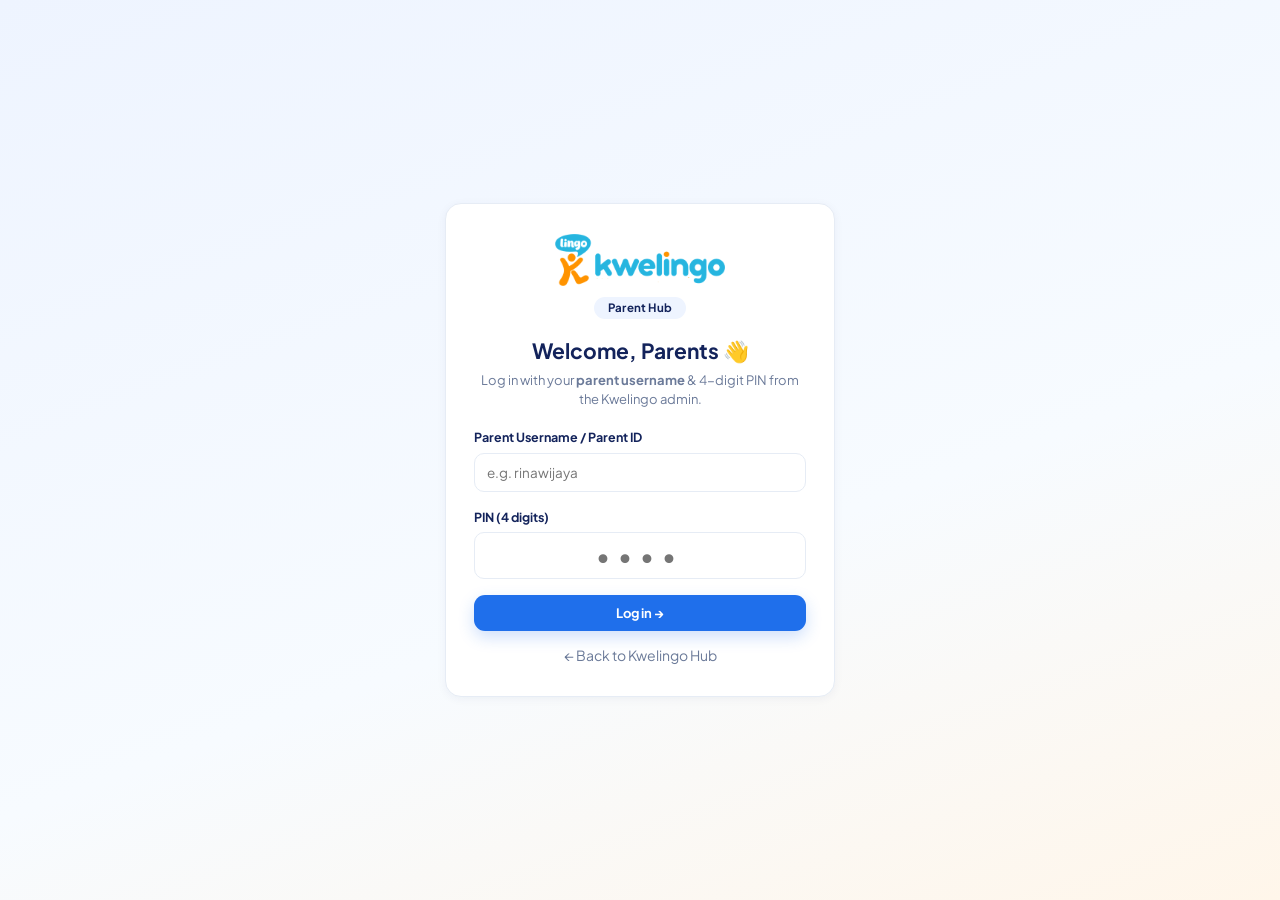
<file: parent.html>
<!DOCTYPE html>
<html lang="en">
<head>
<meta charset="UTF-8">
<meta name="viewport" content="width=device-width, initial-scale=1.0">
<title>Parent Hub — Kwelingo Academy</title>
<link rel="icon" href="assets/logo.png">
<link rel="manifest" href="manifest.json">
<meta name="theme-color" content="#1F6FEB">
<link rel="apple-touch-icon" href="assets/icon-192.png">
<meta name="apple-mobile-web-app-capable" content="yes">
<meta name="apple-mobile-web-app-title" content="Kwelingo">
<link rel="stylesheet" href="assets/style.css?v=20261124">
<style>
  .welcome h1{font-size:27px}
  .row2{display:grid;grid-template-columns:minmax(0,1fr) 340px;gap:18px;align-items:start}
  .kid-switch{display:flex;gap:8px;flex-wrap:wrap;margin-bottom:16px}
  .kid-switch button{display:flex;gap:8px;align-items:center;border:1.5px solid var(--line);background:#fff;border-radius:99px;padding:6px 14px 6px 6px;font-weight:700;font-size:13px;color:#4A5675;cursor:pointer}
  .kid-switch button.on{border-color:var(--blue);background:#F1F6FF;color:var(--blue)}
  .kid-switch .av-sm{width:28px;height:28px;font-size:11px}
  .kid-card{display:flex;gap:14px;align-items:center;padding:16px;border:1.5px solid var(--line);border-radius:16px;background:#fff;cursor:pointer}
  .kid-card.on{border-color:var(--blue);background:linear-gradient(120deg,#F1F6FF,#fff)}
  .kid-card .big{width:56px;height:56px;border-radius:16px;background:linear-gradient(135deg,#22B2DC,#1F6FEB);color:#fff;display:flex;align-items:center;justify-content:center;font-weight:800;font-size:20px;flex-shrink:0}
  .kid-card b{color:var(--navy);font-size:15px;display:block}.kid-card small{color:var(--muted);font-size:12px;display:block}
  .up-line{display:flex;gap:14px;align-items:center;padding:10px 4px;border-bottom:1px solid var(--line)}
  .up-line:last-child{border-bottom:0}
  .up-line b{color:var(--navy);font-size:13.5px;display:block}.up-line small{color:var(--muted);font-size:12px}
  .datebox{width:56px;border-radius:12px;background:#F1F5FC;text-align:center;padding:6px 0;flex-shrink:0;line-height:1.15}
  .datebox small{display:block;font-size:10.5px;font-weight:800;color:var(--muted)}.datebox b{font-size:19px;color:var(--navy);display:block}
  .ann-item{display:flex;gap:12px;padding:12px 4px;border-bottom:1px solid var(--line)}
  .ann-item:last-child{border-bottom:0}.ann-item b{color:var(--navy);display:block}.ann-item p{font-size:13px;color:#46557A;margin-top:3px;white-space:pre-line}
  .sess{border:1px solid var(--line);border-radius:14px;padding:14px 16px;margin-bottom:12px;background:#fff}
  .sess h4{color:var(--navy);font-size:14.5px;margin:0}
  .dv{display:grid;grid-template-columns:repeat(2,minmax(0,1fr));gap:10px;margin-top:10px}
  .dv div{background:#F5F8FD;border-radius:10px;padding:10px 12px;font-size:12.5px;color:#3C4A6B;white-space:pre-line}
  .dv div b{display:block;color:var(--navy);font-size:12px;margin-bottom:3px}
  @media(max-width:1000px){.row2{grid-template-columns:minmax(0,1fr)}.dv{grid-template-columns:minmax(0,1fr)}}
</style>
</head>
<body>

<!-- ===== LOGIN ===== -->
<div id="loginGate" style="position:fixed;inset:0;z-index:500;background:linear-gradient(160deg,#EEF4FF 0%,#F7FBFF 60%,#FFF6EA 100%);display:flex;align-items:center;justify-content:center;padding:20px">
  <div class="card card-pad" style="max-width:390px;width:100%;text-align:center;padding:30px 28px">
    <img src="assets/logo-h.png" onerror="this.src='assets/logo.png'" alt="Kwelingo Academy" style="height:52px;margin:0 auto 10px">
    <span class="ls-sub" style="display:inline-block;margin-bottom:16px">Parent Hub</span>
    <h2 style="color:var(--navy);font-size:21px;margin-bottom:4px">Welcome, Parents 👋</h2>
    <p class="text-muted" style="font-size:13px;margin-bottom:18px">Log in with your <b>parent username</b> &amp; 4-digit PIN from the Kwelingo admin.</p>
    <div class="field" style="text-align:left"><label>Parent Username / Parent ID</label><input id="lgName" autocomplete="off" placeholder="e.g. rinawijaya" onkeydown="if(event.key==='Enter')doLogin()"></div>
    <div class="field" style="text-align:left"><label>PIN (4 digits)</label><input id="lgPin" maxlength="4" inputmode="numeric" type="password" placeholder="••••" style="letter-spacing:8px;text-align:center;font-size:20px;font-weight:800" onkeydown="if(event.key==='Enter')doLogin()"></div>
    <button class="btn btn-primary btn-block" onclick="doLogin()">Log in →</button>
    <div class="help" id="lgErr" style="color:var(--red);margin-top:10px;font-weight:600"></div>
    <div class="help" style="margin-top:14px"><a href="portal.html" style="color:var(--muted)">← Back to Kwelingo Hub</a></div>
  </div>
</div>

<div class="app">
  <aside class="sidebar">
    <div class="sidebar-head" id="logo"></div>
    <nav class="nav">
      <a data-view="dashboard" class="active"><span class="ic">🏠</span> Dashboard</a>
      <a data-view="child"><span class="ic">👧</span> My Child</a>
      <a data-view="attend"><span class="ic">📅</span> Schedule &amp; Attendance</a>
      <a data-view="progress"><span class="ic">🌱</span> Child Progress</a>
      <a data-view="report"><span class="ic">📄</span> Monthly Reports</a>
      <a data-view="payment"><span class="ic">💳</span> Invoices &amp; Payments <span class="nav-dot" id="payDot" style="display:none"></span></a>
      <a data-view="announce"><span class="ic">📣</span> Announcements <span class="nav-dot" id="anDot" style="display:none"></span></a>
      <a data-view="messages"><span class="ic">✉️</span> Messages <span class="nav-dot" id="msDot" style="display:none"></span></a>
      <a data-view="account"><span class="ic">⚙️</span> Account Settings</a>
      <div class="divider"></div>
      <a onclick="logout()"><span class="ic">🚪</span> Log out</a>
    </nav>
    <div class="sidebar-help" onclick="go('messages')"><span style="font-size:22px">💬</span><div><b>Need help?</b><small>Chat with Kwelingo admin</small></div><span class="chev" style="margin-left:auto">›</span></div>
  </aside>
  <div class="backdrop" onclick="toggleSidebar()"></div>

  <div class="main">
    <div class="topbar">
      <button class="hamburger" onclick="toggleSidebar()">☰</button>
      <div class="spacer"></div>
      <div class="bell" onclick="go('announce')" title="Announcements">🔔<span class="dot" id="bellDot" style="display:none"></span></div>
      <div class="me" onclick="go('account')" style="cursor:pointer"><div class="who"><span id="meName">Parent</span><small id="meSub">Parent</small></div><div class="avatar" id="meAv">P</div></div>
    </div>

    <div class="content">
      <div class="kid-switch" id="kidSwitch"></div>

      <!-- ===== DASHBOARD ===== -->
      <section class="view" id="view-dashboard">
        <div class="page-head welcome"><div><h1 id="hi">Hello!</h1><div class="sub" id="hiSub">Here's how your child is doing.</div></div><div class="text-muted" id="todayLong" style="font-weight:600"></div></div>
        <div id="notifBox" style="display:none;margin-bottom:14px"></div>
        <div class="grid grid-4" style="margin-bottom:18px">
          <div class="stat tint-blue" style="cursor:pointer" onclick="go('attend')"><div class="stat-row"><div class="icon">📅</div><div><div class="lbl">Next Class</div><div class="val" style="font-size:17px" id="dNext">–</div><small class="text-muted" id="dNextT"></small></div></div></div>
          <div class="stat tint-green" style="cursor:pointer" onclick="go('attend')"><div class="stat-row"><div class="icon">✅</div><div><div class="lbl">Attendance</div><div class="val" id="dAtt">–</div><small class="text-muted" id="dAttT"></small></div></div></div>
          <div class="stat tint-purple" style="cursor:pointer" onclick="go('progress')"><div class="stat-row"><div class="icon">📝</div><div><div class="lbl">Assignments Done</div><div class="val" id="dTask">–</div><small class="text-muted" id="dTaskT"></small></div></div></div>
          <div class="stat tint-amber" style="cursor:pointer" onclick="go('payment')"><div class="stat-row"><div class="icon">💳</div><div><div class="lbl">Outstanding Payment</div><div class="val" style="font-size:18px" id="dPay">–</div><small class="text-muted" id="dPayT"></small></div></div></div>
        </div>
        <div class="row2">
          <div>
            <div class="card card-pad" style="margin-bottom:16px"><div class="card-title">📅 Upcoming Classes <span class="more" onclick="go('attend')">View All →</span></div><div id="dUpcoming"></div></div>
            <div class="card card-pad"><div class="card-title">🌱 Latest Learning Notes <span class="more" onclick="go('report')">Monthly Reports →</span></div><div id="dNotes"></div></div>
          </div>
          <div>
            <div class="card card-pad" style="margin-bottom:16px"><div class="card-title">👧 Child Info <span class="more" onclick="go('child')">Details →</span></div><div id="dChild"></div></div>
            <div class="card card-pad"><div class="card-title">📣 Announcements <span class="more" onclick="go('announce')">View All →</span></div><div id="dAnn"></div></div>
          </div>
        </div>
      </section>

      <!-- ===== MY CHILD ===== -->
      <section class="view hide" id="view-child">
        <div class="page-head"><div class="ph-left"><div class="ph-ic">👧</div><div><h1>My Child</h1><div class="sub">Children linked to your parent account. Select a child to see their classes, progress and invoices.</div></div></div></div>
        <div class="grid" style="grid-template-columns:repeat(auto-fill,minmax(280px,1fr));gap:14px;margin-bottom:18px" id="kidCards"></div>
        <div class="grid grid-2" style="gap:16px;align-items:start">
          <div class="card card-pad"><div class="card-title">🧒 Profile</div><div class="kv" id="kidProfile"></div></div>
          <div class="card card-pad"><div class="card-title">🏫 Class &amp; Teacher</div><div id="kidClasses"></div></div>
        </div>
        <div class="note-band mt-16" style="font-size:12.5px">ℹ️ Is a child missing or are details incorrect? Please send a message to the Kwelingo admin — children are linked to your account by the admin team.</div>
      </section>

      <!-- ===== SCHEDULE & ATTENDANCE ===== -->
      <section class="view hide" id="view-attend">
        <div class="page-head"><div class="ph-left"><div class="ph-ic">📅</div><div><h1>Schedule &amp; Attendance</h1><div class="sub">Class schedule, attendance record and reschedule requests.</div></div></div>
          <div style="display:flex;gap:8px;align-items:center;flex-wrap:wrap"><input type="month" id="attMonth" style="padding:9px 12px;border:1.5px solid var(--line);border-radius:10px" onchange="renderAttend()"><button class="btn btn-primary" onclick="openReq()">＋ Request Extra Class</button></div></div>
        <div class="grid grid-4" style="margin-bottom:16px" id="attStats"></div>
        <div class="card" id="certProg" style="margin-bottom:16px"></div>
        <div class="card"><div class="table-wrap"><table class="tbl"><thead><tr><th>Date</th><th>Class</th><th>Teacher</th><th>Time</th><th>Type</th><th>Status</th><th>Attendance</th><th>Action</th></tr></thead><tbody id="attBody"></tbody></table></div></div>
      </section>

      <!-- ===== CHILD PROGRESS ===== -->
      <section class="view hide" id="view-progress">
        <div class="page-head"><div class="ph-left"><div class="ph-ic">🌱</div><div><h1>Child Progress</h1><div class="sub">Assignments, projects, quiz results and certificates.</div></div></div></div>
        <div class="grid grid-4" style="margin-bottom:16px" id="pgStats"></div>
        <div class="card" style="margin-bottom:16px"><div class="card-pad" style="padding-bottom:4px"><div class="card-title">📋 Assignments &amp; Projects</div></div>
          <div class="table-wrap"><table class="tbl"><thead><tr><th>Assignment</th><th>Type</th><th>Due</th><th>Status</th><th>Score / Feedback</th></tr></thead><tbody id="pgTasks"></tbody></table></div></div>
        <div class="grid grid-2" style="gap:16px;align-items:start">
          <div class="card"><div class="card-pad" style="padding-bottom:4px"><div class="card-title">🏆 Quiz Results</div></div><div class="table-wrap"><table class="tbl"><thead><tr><th>Quiz</th><th>Date</th><th>Score</th></tr></thead><tbody id="pgQuiz"></tbody></table></div></div>
          <div class="card"><div class="card-pad" style="padding-bottom:4px"><div class="card-title">🏅 Certificates</div></div><div class="table-wrap"><table class="tbl"><thead><tr><th>Certificate</th><th>Issued</th><th>Action</th></tr></thead><tbody id="pgCerts"></tbody></table></div></div>
        </div>
      </section>

      <!-- ===== MONTHLY REPORTS ===== -->
      <section class="view hide" id="view-report">
        <div class="page-head"><div class="ph-left"><div class="ph-ic">📄</div><div><h1>Monthly Reports</h1><div class="sub">Session topics and the teacher's development notes for each month.</div></div></div>
          <div style="display:flex;gap:8px;align-items:center;flex-wrap:wrap"><input type="month" id="repMonth" style="padding:9px 12px;border:1.5px solid var(--line);border-radius:10px" onchange="renderReport()"><button class="btn btn-primary" onclick="downloadMonthReport()">⬇️ Download PDF</button></div></div>
        <div id="reportBody"></div>
      </section>

      <!-- ===== INVOICES & PAYMENTS ===== -->
      <section class="view hide" id="view-payment">
        <div class="page-head"><div class="ph-left"><div class="ph-ic">💳</div><div><h1>Invoices &amp; Payments</h1><div class="sub">View invoices and upload your transfer proof — the admin verifies every payment.</div></div></div></div>
        <div class="grid grid-4" style="margin-bottom:16px" id="payStats"></div>
        <div class="card"><div class="table-wrap"><table class="tbl"><thead><tr><th>Invoice No.</th><th>Period</th><th>Due Date</th><th>Amount</th><th>Status</th><th>Action</th></tr></thead><tbody id="payBody"></tbody></table></div></div>
        <input type="file" id="buktiFile" accept="image/*,application/pdf" class="hide">
        <div class="note-band mt-16" style="font-size:12.5px">ℹ️ After transferring, click <b>Upload Proof</b>. The status changes to <b>Awaiting Verification</b>, then <b>Paid</b> once the admin has checked it.</div>
      </section>

      <!-- ===== ANNOUNCEMENTS ===== -->
      <section class="view hide" id="view-announce">
        <div class="page-head"><div class="ph-left"><div class="ph-ic">📣</div><div><h1>Announcements</h1><div class="sub">News and important information from Kwelingo Academy.</div></div></div></div>
        <div class="card card-pad" id="annList"></div>
      </section>

      <!-- ===== MESSAGES ===== -->
      <section class="view hide" id="view-messages">
        <div class="page-head"><div class="ph-left"><div class="ph-ic">✉️</div><div><h1>Messages</h1><div class="sub">Chat with the Kwelingo Operations Admin.</div></div></div></div>
        <div class="row2">
          <div class="card chatbox"><div class="card-pad" style="padding:14px 18px;border-bottom:1px solid var(--line);display:flex;align-items:center;gap:12px"><span class="av-sm">🛡️</span><div><b style="color:var(--navy)">Kwelingo Admin</b><div class="text-muted" style="font-size:12px" id="msSub">Operations Admin</div></div></div>
            <div class="feed" id="msFeed"></div>
            <div class="send"><input id="msMsg" placeholder="Type a message…" onkeydown="if(event.key==='Enter')sendMsg()"><button class="btn btn-primary" onclick="sendMsg()">➤</button></div></div>
          <div><div class="card card-pad"><div class="card-title">About this chat</div><div class="text-muted" style="font-size:12.5px;line-height:1.6">Use this chat for <b>schedules, payments, reschedules, certificates</b> or any other question. Our admin team usually replies within working hours (Mon–Sat).<br><br>Messages are about: <b id="msKid">—</b></div></div></div>
        </div>
      </section>

      <!-- ===== ACCOUNT ===== -->
      <section class="view hide" id="view-account">
        <div class="page-head"><div class="ph-left"><div class="ph-ic">⚙️</div><div><h1>Account Settings</h1><div class="sub">Your parent account details.</div></div></div></div>
        <div class="grid grid-2" style="gap:16px;align-items:start">
          <div class="card card-pad"><div class="card-title">👤 Parent Profile</div><div class="kv" id="acProfile"></div></div>
          <div class="card card-pad" id="acPinCard"><div class="card-title">🔒 Change PIN</div>
            <div class="field"><label>Current PIN</label><input id="acOld" type="password" maxlength="4" inputmode="numeric"></div>
            <div class="field-row"><div class="field"><label>New PIN</label><input id="acNew" type="password" maxlength="4" inputmode="numeric"></div><div class="field"><label>Repeat New PIN</label><input id="acNew2" type="password" maxlength="4" inputmode="numeric"></div></div>
            <button class="btn btn-primary" onclick="changePin()">Save New PIN</button></div>
        </div>
      </section>

      <div class="foot-note">© 2026 Kwelingo Academy · Parent Hub</div>
    </div>
  </div>
</div>

<!-- ===== MODAL: request extra class ===== -->
<div class="modal-overlay" id="mReq">
  <div class="modal">
    <div class="modal-head"><h3>Request an Extra Class</h3><button class="x" onclick="closeModal('mReq')">×</button></div>
    <div class="modal-body">
      <div class="field-row"><div class="field"><label>Preferred Date <span class="req">*</span></label><input type="date" id="rqDate"></div><div class="field"><label>Preferred Time <span class="req">*</span></label><input type="time" id="rqTime"></div></div>
      <div class="field"><label>Mode</label><div class="radio-row"><label><input type="radio" name="rqType" value="onsite" checked> Onsite</label><label><input type="radio" name="rqType" value="online"> Online</label></div></div>
      <div class="field"><label>Note for the admin</label><textarea id="rqNote" placeholder="e.g. An extra session before the school exam."></textarea></div>
      <div class="help">The admin team confirms the schedule and the fee.</div>
    </div>
    <div class="modal-foot"><button class="btn btn-ghost" onclick="closeModal('mReq')">Cancel</button><button class="btn btn-primary" onclick="submitReq()">Send Request</button></div>
  </div>
</div>

<!-- ===== MODAL: reschedule ===== -->
<div class="modal-overlay" id="mResched">
  <div class="modal">
    <div class="modal-head"><h3>Request Reschedule</h3><button class="x" onclick="closeModal('mResched')">×</button></div>
    <div class="modal-body"><input type="hidden" id="rsId">
      <div class="note-band" id="rsCur" style="margin-bottom:12px"></div>
      <div class="field-row"><div class="field"><label>Preferred New Date <span class="req">*</span></label><input type="date" id="rsDate"></div><div class="field"><label>Preferred Time</label><input type="time" id="rsTime"></div></div>
      <div class="field"><label>Reason <span class="req">*</span></label><textarea id="rsNote" placeholder="e.g. Clashes with a school event."></textarea></div>
      <div class="help">Please request at least 24 hours before the class starts.</div>
    </div>
    <div class="modal-foot"><button class="btn btn-ghost" onclick="closeModal('mResched')">Cancel</button><button class="btn btn-primary" onclick="submitResched()">Send Request</button></div>
  </div>
</div>

<script src="assets/app.js?v=20261124"></script>
<script>
/* =====================================================================
   Parent Hub (rev9) — own parent login, linked children, messages with
   Operations Admin only, announcements, invoices.
   ===================================================================== */
document.getElementById('logo').innerHTML=logoBlock('Kwelingo Academy','Parent Hub');
document.getElementById('todayLong').textContent=longToday();
const TODAY=todayStr();
let PARENT=null, KIDS=[], KID=null, TUTORS=[], GROUPS=[], ANN=[];
let CLS=[], TASKS=[], QUIZZES=[], RESULTS=[], DEVS=[], CERTS=[], PAYS=[];
const tut=id=>TUTORS.find(t=>String(t.id)===String(id))||{nama:'-'};
const kidGroups=()=>GROUPS.filter(g=>String(g.student_ids||'').split(',').map(x=>x.trim()).includes(String(KID.id)));
const dShort=d=>d?shortDate(String(d).slice(0,10)):'-';
const fmt=t=>t||'';
function trng(c){ if(!c.start_time) return '-'; let e=c.end_time; if(!e){ const [h,m]=c.start_time.split(':').map(Number), t=h*60+m+(Number(c.duration)||90); e=String(Math.floor(t/60)%24).padStart(2,'0')+':'+String(t%60).padStart(2,'0'); } return c.start_time+' – '+e; }

/* ---------------- login ---------------- */
(function(){ const q=new URLSearchParams(location.search); if(q.get('user')) document.getElementById('lgName').value=q.get('user'); })();
async function doLogin(){
  const user=document.getElementById('lgName').value.trim(), pin=document.getElementById('lgPin').value, err=document.getElementById('lgErr');
  if(!user){ err.textContent='Enter your parent username first'; return; }
  if(!/^\d{4}$/.test(pin)){ err.textContent='PIN must be 4 digits'; return; }
  err.textContent='Checking…';
  try{
    let students=[]; try{ students=await API.getStudents()||[]; }catch(e){}
    try{ PARENT=await API.parentLogin(user,pin);
      const ids=String(PARENT.linked_students||'').split(',').map(k=>(k.match(/\(([^)]+)\)\s*$/)||[])[1]||k.trim()).filter(Boolean);
      KIDS=students.filter(s=>ids.includes(String(s.id))||ids.includes(s.nama));
    }catch(e1){
      // legacy: parents may still log in with the child's username & PIN
      try{ const s=await API.studentLogin(user,pin); PARENT={id:'stu:'+s.id,nama:s.parent_name||('Parent of '+s.nama),wa:s.wa_ortu,relation:s.parent_relation,legacy:true}; KIDS=[students.find(x=>String(x.id)===String(s.id))||s]; }
      catch(e2){ throw e1; }
    }
    if(!KIDS.length) throw new Error('No child is linked to this account yet — please contact the admin.');
    try{ sessionStorage.setItem('kw_par',JSON.stringify({u:user,p:pin})); }catch(e){}
    document.getElementById('loginGate').style.display='none';
    document.getElementById('meName').textContent=PARENT.nama||'Parent'; document.getElementById('meSub').textContent=PARENT.relation||'Parent'; document.getElementById('meAv').textContent=initials(PARENT.nama||'P');
    [TUTORS,GROUPS,ANN,QUIZZES]=(await Promise.all([API.getTutors(),API.getClassGroups(),API.getAnnouncements(),API.getQuizzes()].map(p=>p.catch(()=>[])))).map(x=>x||[]);
    loadCertTemplate();
    let last=null; try{ last=localStorage.getItem('kw_par_kid'); }catch(e){}
    await selectKid((KIDS.find(k=>String(k.id)===String(last))||KIDS[0]).id,true);
    go('dashboard');
  }catch(e){ err.textContent=e.message||'Login failed'; }
}
function logout(){ try{ sessionStorage.removeItem('kw_par'); }catch(e){} location.href='index.html'; }
(async function autoLogin(){ try{ const s=JSON.parse(sessionStorage.getItem('kw_par')||'null'); if(s){ document.getElementById('lgName').value=s.u; document.getElementById('lgPin').value=s.p; await doLogin(); } }catch(e){} })();

async function selectKid(id,silent){
  KID=KIDS.find(k=>String(k.id)===String(id))||KIDS[0]; try{ localStorage.setItem('kw_par_kid',KID.id); }catch(e){}
  const safe=p=>p.catch(()=>[]);
  [CLS,TASKS,RESULTS,DEVS,CERTS,PAYS]=(await Promise.all([safe(API.getClasses({student_id:KID.id})),safe(API.getTasks({student_id:KID.id})),safe(API.getQuizResults({student_id:KID.id})),
    safe(API.list('dev_notes',{student_id:KID.id})),safe(API.list('certificates',{student_id:KID.id})),safe(API.getPayments({student_id:KID.id}))])).map(x=>x||[]);
  TASKS=TASKS.filter(t=>String(t.visible??'1')!=='0');
  drawKidSwitch(); refreshDots();
  if(!silent){ const v=CUR_VIEW; go(v); toast('Showing '+KID.nama,'ok'); }
}
function drawKidSwitch(){
  const el=document.getElementById('kidSwitch');
  el.innerHTML=KIDS.length>1?KIDS.map(k=>`<button class="${String(k.id)===String(KID.id)?'on':''}" onclick="selectKid('${esc(k.id)}')"><span class="av-sm">${esc(initials(k.nama))}</span>${esc(k.nama)}</button>`).join(''):'';
  el.style.display=KIDS.length>1?'flex':'none';
}

/* ---------------- navigation ---------------- */
let CUR_VIEW='dashboard';
const RENDER={dashboard:renderDash,child:renderChild,attend:renderAttend,progress:renderProgress,report:renderReport,payment:renderPayment,announce:renderAnnounce,messages:renderMessages,account:renderAccount};
function go(v){
  CUR_VIEW=v; msPoll.stop();
  document.querySelectorAll('.nav a[data-view]').forEach(a=>a.classList.toggle('active',a.dataset.view===v));
  document.querySelectorAll('.view').forEach(s=>s.classList.toggle('hide',s.id!=='view-'+v));
  try{ (RENDER[v]||(()=>{}))(); }catch(e){ console.error(e); }
  if(typeof _syncShell==='function') _syncShell(v);
  if(window.innerWidth<768) closeDrawer();
  window.scrollTo(0,0);
}
document.querySelectorAll('.nav a[data-view]').forEach(a=>a.addEventListener('click',()=>go(a.dataset.view)));

/* ---------------- helpers ---------------- */
const realCls=()=>CLS.filter(c=>isSession(c));
function invState(p){ const s=String(p.status||'').toUpperCase(); if(isPaid(s)) return 'Paid'; if(s.includes('MENUNGGU')||s.includes('VERIF')) return 'Awaiting Verification'; if(p.due_date&&p.due_date<TODAY) return 'Overdue'; return 'Pending'; }
const invAmt=p=>Number(p.grand_total)||Number(p.deposit_total)||0;
const IB={Paid:'badge-paid',Pending:'badge-pending',Overdue:'badge-unpaid','Awaiting Verification':'badge-active'};
function myAnn(){ return annFor(ANN,'parent',KID,GROUPS).sort((a,b)=>String(b.publish_at||b.created_at||b.date||'').localeCompare(String(a.publish_at||a.created_at||a.date||''))); }
const readSet=()=>{ try{ return JSON.parse(localStorage.getItem('kw_par_read_'+(PARENT&&PARENT.id))||'{}'); }catch(e){ return {}; } };
const writeSet=o=>{ try{ localStorage.setItem('kw_par_read_'+(PARENT&&PARENT.id),JSON.stringify(o)); }catch(e){} };
const msRoom=()=>dmRoom('admin','p:'+KID.id);
async function refreshDots(){
  const set=(id,n)=>{ const d=document.getElementById(id); if(d){ d.textContent=n; d.style.display=n?'inline-flex':'none'; } };
  const rs=readSet(), an=myAnn().filter(a=>!rs['ann:'+a.id]).length, pay=PAYS.filter(p=>['Pending','Overdue'].includes(invState(p))).length;
  set('anDot',an); set('payDot',pay);
  let ms=0; try{ const list=await API.getChat({room:msRoom()})||[]; const seen=rs['room:'+msRoom()]||0; ms=Math.max(0,list.filter(m=>m.sender_id==='admin').length-seen); }catch(e){}
  set('msDot',ms); const b=document.getElementById('bellDot'); b.textContent=an+ms; b.style.display=(an+ms)?'inline-block':'none';
}
function clsLabel(c){ const g=GROUPS.find(x=>String(x.id)===String(c.group_id))||kidGroups().find(x=>String(x.tutor_id)===String(c.tutor_id)); return g?(g.name||g.class_id):(KID.program||'Class'); }

/* ============================== DASHBOARD ============================== */
function renderDash(){
  const h=new Date().getHours(); document.getElementById('hi').textContent=(h<11?'Good morning':h<15?'Good afternoon':'Good evening')+', '+(PARENT.nama||'Parent')+'!';
  document.getElementById('hiSub').textContent=`Here's how ${KID.nama} is doing.`;
  const up=realCls().filter(c=>c.date>=TODAY).sort((a,b)=>(a.date+(a.start_time||'')).localeCompare(b.date+(b.start_time||'')));
  const nx=up[0]; document.getElementById('dNext').textContent=nx?(nx.date===TODAY?'Today':dShort(nx.date)):'–'; document.getElementById('dNextT').textContent=nx?`${nx.start_time||''} · ${clsLabel(nx)}`:'No upcoming class';
  const st=attendanceStats(CLS); document.getElementById('dAtt').textContent=st.counted?st.pct+'%':'–'; document.getElementById('dAttT').textContent=`${st.hadir} of ${st.counted} sessions attended`;
  const done=TASKS.filter(t=>['submitted','graded','done'].includes(t.status)).length; document.getElementById('dTask').textContent=`${done} / ${TASKS.length}`; document.getElementById('dTaskT').textContent='Practice & projects';
  const out=PAYS.filter(p=>['Pending','Overdue'].includes(invState(p))), sum=out.reduce((a,p)=>a+invAmt(p),0);
  document.getElementById('dPay').textContent=out.length?fmtRp(sum):'All paid ✅'; document.getElementById('dPayT').textContent=out.length?out.length+' invoice'+(out.length>1?'s':'')+(out.some(p=>invState(p)==='Overdue')?' · overdue':''):'Thank you!';
  try{ renderNotif(document.getElementById('notifBox'),out.map(p=>({level:invState(p)==='Overdue'?'warn':'info',icon:'🧾',title:`Invoice ${p.invoice_no||''} — ${fmtRp(invAmt(p))}`,sub:`Due ${dShort(p.due_date)} · please pay and upload the proof in Invoices & Payments.`}))); }catch(e){}
  document.getElementById('dUpcoming').innerHTML=up.slice(0,5).map(c=>{ const d=new Date(c.date+'T00:00:00');
    return `<div class="up-line"><div class="datebox"><small>${d.toLocaleDateString('en-US',{weekday:'short'}).toUpperCase()}</small><b>${d.getDate()}</b><small>${d.toLocaleDateString('en-US',{month:'short'})}</small></div><div style="flex:1;min-width:0"><b>${esc(clsLabel(c))}</b><small>${esc(trng(c))} · ${esc(tut(c.tutor_id).nama)} · ${esc(c.room||(c.type==='online'?'Online':'Onsite'))}</small></div>${c.session_type==='recovery'?'<span class="badge badge-purple">Recovery</span>':''}</div>`; }).join('')||'<div class="empty">No upcoming classes.</div>';
  const notes=[...DEVS].sort((a,b)=>String(b.date).localeCompare(String(a.date))).slice(0,3);
  document.getElementById('dNotes').innerHTML=notes.map(n=>`<div class="sess" style="margin-bottom:10px"><div style="display:flex;justify-content:space-between;gap:8px"><h4>${esc(n.topic||'Class notes')}</h4><small class="text-muted">${esc(dShort(n.date))}</small></div>${n.strengths?`<div style="font-size:12.5px;color:#3C4A6B;margin-top:6px">👍 ${esc(n.strengths)}</div>`:''}${n.encourage?`<div style="font-size:12.5px;color:#3C4A6B;margin-top:4px">❤️ ${esc(n.encourage)}</div>`:''}</div>`).join('')||'<div class="empty">The teacher\'s development notes will appear here after class.</div>';
  const g=kidGroups()[0]||{};
  document.getElementById('dChild').innerHTML=`<div style="display:flex;gap:12px;align-items:center;margin-bottom:10px"><div class="kid-card" style="border:0;padding:0;background:none"><div class="big">${esc(initials(KID.nama))}</div><div><b>${esc(KID.nama)}</b><small>${esc(KID.program||g.program||'-')}${KID.level||g.level?' · '+esc(KID.level||g.level):''}</small><small>${g.class_id?'Class ID '+esc(g.class_id):''}</small></div></div></div>
    <div class="kv"><span class="k">👩‍🏫 Teacher</span><span class="v">${esc(tut(g.tutor_id||KID.tutor_id).nama)}</span><span class="k">📅 Schedule</span><span class="v">${esc(g.schedule||KID.schedule||'-')}</span></div>`;
  const an=myAnn().slice(0,3);
  document.getElementById('dAnn').innerHTML=an.map(a=>`<div class="ann-item" style="cursor:pointer" onclick="go('announce')"><span style="font-size:20px">📣</span><div style="min-width:0"><b>${esc(a.title)}</b><small class="text-muted">${esc(dShort(a.publish_at||a.date||a.created_at))}</small></div></div>`).join('')||'<div class="empty">No announcements.</div>';
}

/* ============================== MY CHILD ============================== */
function renderChild(){
  document.getElementById('kidCards').innerHTML=KIDS.map(k=>{ const g=GROUPS.find(x=>String(x.student_ids||'').split(',').map(y=>y.trim()).includes(String(k.id)))||{};
    return `<div class="kid-card ${String(k.id)===String(KID.id)?'on':''}" onclick="selectKid('${esc(k.id)}')"><div class="big">${esc(initials(k.nama))}</div><div style="flex:1;min-width:0"><b>${esc(k.nama)}</b><small>${esc(k.program||g.program||'-')}${k.level||g.level?' · Level '+esc(k.level||g.level):''}</small><small>${g.class_id?'Class ID: '+esc(g.class_id):'Private class'}</small></div>${String(k.id)===String(KID.id)?'<span class="badge badge-active">Viewing</span>':'<span class="chev">›</span>'}</div>`; }).join('');
  const kv=(k,v)=>`<span class="k">${k}</span><span class="v">${esc(v||'-')}</span>`;
  document.getElementById('kidProfile').innerHTML=kv('Name',KID.nama)+kv('Date of Birth',KID.dob?dShort(KID.dob):'')+kv('School',KID.school)+kv('Grade',KID.grade)+kv('Program',KID.program)+kv('Level',KID.level)+kv('Learning Mode',KID.learning_mode)+kv('Start Date',KID.start_date?dShort(KID.start_date):'')+kv('Student Username',KID.username);
  const gs=kidGroups();
  document.getElementById('kidClasses').innerHTML=(gs.length?gs:[{name:KID.program||'Private class',class_id:'',schedule:KID.schedule,tutor_id:KID.tutor_id,room:'',mode:KID.learning_mode}]).map(g=>{ const st=attendanceStats(CLS.filter(c=>!g.id||String(c.group_id)===String(g.id)));
    return `<div class="sess"><div style="display:flex;justify-content:space-between;gap:8px;flex-wrap:wrap"><h4>${esc(g.name||'-')}</h4>${g.class_id?`<span class="badge badge-grey">${esc(g.class_id)}</span>`:''}</div>
      <div class="kv" style="margin-top:8px">${kv('👩‍🏫 Teacher',tut(g.tutor_id).nama)}${kv('📅 Schedule',g.schedule)}${kv('📍 Room / Mode',[g.room,g.mode].filter(Boolean).join(' · '))}${kv('✅ Attendance',st.counted?`${st.hadir}/${st.counted} (${st.pct}%)`:'-')}</div></div>`; }).join('');
}

/* ============================== ATTENDANCE ============================== */
function renderAttend(){
  const mi=document.getElementById('attMonth'); if(!mi.value) mi.value=TODAY.slice(0,7); const m=mi.value;
  const st=attendanceStats(CLS);
  document.getElementById('attStats').innerHTML=[['tint-blue','Total Sessions',st.counted],['tint-green','Present',st.hadir],['tint-amber','Sick / Excused / Absent',`${st.sakit||0} / ${st.izin||0} / ${st.alpa||0}`],['tint-purple','Attendance Rate',st.pct+'%']]
    .map(([t,l,v])=>`<div class="stat ${t}"><div class="lbl">${l}</div><div class="val">${v}</div></div>`).join('');
  const gs=kidGroups().filter(g=>g.status!=='Completed');
  document.getElementById('certProg').innerHTML=gs.length?'<div class="card-pad">'+gs.map(g=>{ const s=attendanceStats(CLS.filter(c=>String(c.group_id)===String(g.id))), min=Number(g.min_cert)||26, tot=Number(g.total_sessions)||32;
    return `<div style="display:flex;justify-content:space-between;font-size:13px"><b style="color:var(--navy)">🎯 Certificate progress — ${esc(g.name)}</b><span>${s.hadir} / ${min} sessions</span></div><div class="progress ${s.hadir>=min?'':'blue'}" style="margin:6px 0"><span style="width:${Math.min(100,s.hadir/min*100)}%"></span></div><small class="text-muted">At least ${min} of ${tot} sessions are needed for the certificate. Missed a class? Ask the admin about a recovery class.</small>`; }).join('<hr style="border:0;border-top:1px dashed var(--line);margin:12px 0">')+'</div>':'';
  document.getElementById('certProg').style.display=gs.length?'':'none';
  const rows=CLS.filter(c=>String(c.date).slice(0,7)===m||(c.status==='requested'&&String(c.req_at||c.created_at||'').slice(0,7)===m)).sort((a,b)=>String(a.date).localeCompare(String(b.date)));
  document.getElementById('attBody').innerHTML=rows.map(c=>{ const can=isSession(c)&&c.date>=TODAY&&classStatus(c)!=='reschedule'&&!(c.req_kind==='reschedule'&&c.req_status==='pending');
    const pend=(c.req_kind==='reschedule'&&c.req_status==='pending')||classStatus(c)==='reschedule';
    return `<tr><td style="white-space:nowrap">${esc(dShort(c.date))}</td><td>${esc(clsLabel(c))}${c.session_type==='recovery'?' <span class="badge badge-purple">Recovery</span>':''}${c.orig_date?`<br><small class="text-muted">moved from ${esc(dShort(c.orig_date))}</small>`:''}</td><td>${esc(tut(c.tutor_id).nama)}</td><td style="white-space:nowrap">${esc(trng(c))}</td>
      <td>${c.type==='online'?'<span class="badge badge-online">ONLINE</span>':'<span class="badge badge-onsite">ONSITE</span>'}</td><td>${statusBadge(c)}</td><td>${isSession(c)&&c.date<=TODAY?attendBadgeFor(c):'<span class="text-muted">-</span>'}</td>
      <td style="white-space:nowrap">${can?`<button class="btn btn-outline btn-sm" onclick="openResched('${esc(c.id)}')">🔄 Reschedule</button>`:(pend?'<span class="badge badge-pending">Reschedule requested</span>':'<span class="text-muted">-</span>')}</td></tr>`; }).join('')||'<tr><td colspan="8" class="empty">No sessions this month.</td></tr>';
}
function openReq(){ document.getElementById('rqDate').value=TODAY; document.getElementById('rqTime').value=(kidGroups()[0]||{}).start_time||'16:00'; document.getElementById('rqNote').value=''; openModal('mReq'); }
async function submitReq(){
  const d=document.getElementById('rqDate').value, t=document.getElementById('rqTime').value; if(!d||!t){ toast('Choose the date & time','err'); return; }
  const g=kidGroups()[0]||{};
  try{ await API.addClass({student_id:KID.id,tutor_id:g.tutor_id||KID.tutor_id||'',group_id:g.id||'',date:d,start_time:t,duration:90,type:document.querySelector('input[name=rqType]:checked').value,status:'requested',req_kind:'extra',req_status:'pending',req_by:'ortu',req_at:new Date().toISOString(),req_note:document.getElementById('rqNote').value.trim(),req_reason:document.getElementById('rqNote').value.trim()});
    closeModal('mReq'); toast('Request sent — the admin will confirm ✅','ok'); CLS=await API.getClasses({student_id:KID.id})||CLS; renderAttend(); }
  catch(e){ toast('Failed: '+(e.message||e),'err'); }
}
function openResched(id){ const c=CLS.find(x=>x.id===id); if(!c) return; document.getElementById('rsId').value=id;
  document.getElementById('rsCur').innerHTML=`Current class: <b>${esc(clsLabel(c))}</b> · ${esc(dShort(c.date))} ${esc(c.start_time||'')}`;
  document.getElementById('rsDate').value=''; document.getElementById('rsTime').value=c.start_time||''; document.getElementById('rsNote').value=''; openModal('mResched'); }
async function submitResched(){
  const id=document.getElementById('rsId').value, c=CLS.find(x=>x.id===id), d=document.getElementById('rsDate').value, reason=document.getElementById('rsNote').value.trim();
  if(!d){ toast('Choose the preferred new date','err'); return; } if(!reason){ toast('Write the reason','err'); return; }
  try{ await API.updateClass({id,req_kind:'reschedule',req_status:'pending',req_by:'ortu',req_at:new Date().toISOString(),resched_date:d,resched_time:document.getElementById('rsTime').value||c.start_time,req_reason:reason,resched_note:reason,orig_date:c.date,orig_time:c.start_time});
    closeModal('mResched'); toast('Reschedule request sent ✅','ok'); CLS=await API.getClasses({student_id:KID.id})||CLS; renderAttend(); }
  catch(e){ toast('Failed: '+(e.message||e),'err'); }
}

/* ============================== PROGRESS ============================== */
function renderProgress(){
  const done=TASKS.filter(t=>['submitted','graded','done'].includes(t.status)).length, graded=TASKS.filter(t=>t.status==='graded').length;
  const qs=[...RESULTS].sort((a,b)=>String(b.taken_at||b.created_at).localeCompare(String(a.taken_at||a.created_at)));
  const avg=qs.length?Math.round(qs.reduce((a,r)=>a+(Number(r.total)?Number(r.score)/Number(r.total)*100:0),0)/qs.length):0;
  document.getElementById('pgStats').innerHTML=[['tint-blue','Assignments Done',`${done} / ${TASKS.length}`],['tint-green','Graded',graded],['tint-purple','Average Quiz Score',qs.length?avg+'%':'–'],['tint-amber','Certificates',CERTS.length]]
    .map(([t,l,v])=>`<div class="stat ${t}"><div class="lbl">${l}</div><div class="val">${v}</div></div>`).join('');
  const SB={assigned:'<span class="badge badge-pending">To do</span>',submitted:'<span class="badge badge-active">Submitted</span>',graded:'<span class="badge badge-paid">Graded</span>',done:'<span class="badge badge-paid">Done</span>'};
  document.getElementById('pgTasks').innerHTML=[...TASKS].sort((a,b)=>String(b.due_date).localeCompare(String(a.due_date))).map(t=>{ const late=(t.status||'assigned')==='assigned'&&t.due_date&&t.due_date<TODAY;
    return `<tr><td><b style="color:var(--navy)">${esc(t.title)}</b>${t.unit?`<br><small class="text-muted">${esc(t.unit)}</small>`:''}</td><td>${esc(taskTypeLabel(t.type))}</td><td style="white-space:nowrap">${esc(dShort(t.due_date))}${late?' <span class="badge badge-unpaid">Overdue</span>':''}</td><td>${SB[t.status||'assigned']||esc(t.status)}</td><td style="max-width:280px">${t.status==='graded'?`<b>⭐ ${esc(t.points||'-')}</b>${t.feedback?`<br><small class="text-muted">${esc(t.feedback)}</small>`:''}`:'<span class="text-muted">-</span>'}</td></tr>`; }).join('')||'<tr><td colspan="5" class="empty">No assignments yet.</td></tr>';
  document.getElementById('pgQuiz').innerHTML=qs.map(r=>{ const q=QUIZZES.find(x=>x.id===r.quiz_id)||{}; const p=Number(r.total)?Math.round(Number(r.score)/Number(r.total)*100):0;
    return `<tr><td><b>${esc(q.title||'Quiz')}</b></td><td>${esc(dShort(r.taken_at||r.created_at))}</td><td><b>${esc(r.score)}</b> / ${esc(r.total)} <small class="text-muted">(${p}%)</small></td></tr>`; }).join('')||'<tr><td colspan="3" class="empty">No quiz results yet.</td></tr>';
  document.getElementById('pgCerts').innerHTML=CERTS.map(c=>`<tr><td><b>Certificate of Completion</b><br><small class="text-muted">${esc(c.program||'')} ${esc(c.level||'')} · No. ${esc(c.cert_no||'-')}</small></td><td>${esc(dShort(c.issued_at))}</td><td style="white-space:nowrap"><button class="btn btn-outline btn-sm" onclick="viewCert('${esc(c.id)}')">👁️ View</button> <button class="btn btn-primary btn-sm" onclick="viewCert('${esc(c.id)}',true)">⬇️ Download</button></td></tr>`).join('')||'<tr><td colspan="3" class="empty">No certificates yet.</td></tr>';
}
function viewCert(id,dl){ const c=CERTS.find(x=>x.id===id); if(!c) return;
  if(c.mode==='upload'&&c.file_url){ window.open(c.file_url,'_blank'); return; }
  const [a,t]=String(c.attendance||'').split('/').map(Number); openCertificate({name:KID.nama,program:c.program,level:c.level,pct:t?Math.round(a/t*100):'',sessions:a||'',no:c.cert_no,date:dShort(c.completion_date||c.issued_at),print:!!dl}); }

/* ============================== MONTHLY REPORT ============================== */
function renderReport(){
  const mi=document.getElementById('repMonth'); if(!mi.value) mi.value=TODAY.slice(0,7); const m=mi.value;
  const ses=CLS.filter(c=>String(c.date).slice(0,7)===m&&isSession(c)&&c.date<=TODAY).sort((a,b)=>String(a.date).localeCompare(String(b.date)));
  const notes=DEVS.filter(d=>String(d.date).slice(0,7)===m);
  const st=attendanceStats(ses);
  let html=`<div class="grid grid-4" style="margin-bottom:16px">${[['tint-blue','Sessions',ses.length],['tint-green','Attended',st.hadir],['tint-purple','Attendance',st.counted?st.pct+'%':'–'],['tint-amber','Teacher Notes',notes.length]].map(([t,l,v])=>`<div class="stat ${t}"><div class="lbl">${l}</div><div class="val">${v}</div></div>`).join('')}</div>`;
  html+=ses.map((c,i)=>{ const n=notes.find(d=>d.date===c.date)||{};
    return `<div class="sess"><div style="display:flex;justify-content:space-between;gap:8px;flex-wrap:wrap"><h4>📘 Session ${i+1} — ${esc(dShort(c.date))}</h4><div style="display:flex;gap:6px">${attendBadgeFor(c)}<span class="badge badge-grey">${esc(tut(c.tutor_id).nama)}</span></div></div>
      <div style="font-weight:700;color:var(--navy);margin-top:6px">${esc(c.topic||n.topic||'')||'<span class="text-muted" style="font-weight:500">Topic not filled in yet</span>'}</div>
      ${n.strengths||n.improve||n.strategy||n.encourage?`<div class="dv">${n.strengths?`<div><b>👍 Strengths</b>${esc(n.strengths)}</div>`:''}${n.improve?`<div><b>📈 Areas to Improve</b>${esc(n.improve)}</div>`:''}${n.strategy?`<div><b>💡 Strategy</b>${esc(n.strategy)}</div>`:''}${n.encourage?`<div><b>❤️ Encouragement</b>${esc(n.encourage)}</div>`:''}</div>`:(c.note?`<div style="font-size:12.5px;color:#3C4A6B;margin-top:6px;white-space:pre-line">${esc(c.note)}</div>`:'')}</div>`; }).join('')||'<div class="card card-pad empty">No classes in this month yet.</div>';
  document.getElementById('reportBody').innerHTML=html;
}
function downloadMonthReport(){ const m=document.getElementById('repMonth').value||TODAY.slice(0,7); const g=kidGroups()[0]||{};
  const ses=CLS.filter(c=>String(c.date).slice(0,7)===m&&isSession(c)&&c.date<=TODAY).sort((a,b)=>String(a.date).localeCompare(String(b.date)));
  const notes=DEVS.filter(d=>String(d.date).slice(0,7)===m).sort((a,b)=>String(a.date).localeCompare(String(b.date)));
  const rows=ses.map(c=>{ const n=notes.find(d=>d.date===c.date)||{}; return {...n,date:c.date,topic:c.topic||n.topic||''}; });
  notes.filter(n=>!ses.some(c=>c.date===n.date)).forEach(n=>rows.push(n)); rows.sort((a,b)=>String(a.date).localeCompare(String(b.date)));
  if(!rows.length){ toast('No sessions or teacher notes for this month yet','err'); return; }
  const st=attendanceStats(ses);
  openMonthlyReport({student:KID.nama,program:g.program||KID.program,level:g.level||KID.level,teacher:tut((notes[0]||ses[0]||{}).tutor_id||g.tutor_id).nama,month:m,rows,stats:{sessions:ses.length,attended:st.hadir,pct:st.counted?st.pct+'%':'–'}}); }

/* ============================== PAYMENTS ============================== */
function renderPayment(){
  const list=[...PAYS].sort((a,b)=>String(b.issue_date||b.month).localeCompare(String(a.issue_date||a.month)));
  const paid=list.filter(p=>invState(p)==='Paid').reduce((a,p)=>a+invAmt(p),0), out=list.filter(p=>['Pending','Overdue'].includes(invState(p)));
  document.getElementById('payStats').innerHTML=[['tint-amber','Outstanding',fmtRp(out.reduce((a,p)=>a+invAmt(p),0))],['tint-blue','Awaiting Verification',list.filter(p=>invState(p)==='Awaiting Verification').length],['tint-green','Total Paid',fmtRp(paid)],['tint-purple','Invoices',list.length]]
    .map(([t,l,v])=>`<div class="stat ${t}"><div class="lbl">${l}</div><div class="val" style="font-size:20px">${v}</div></div>`).join('');
  document.getElementById('payBody').innerHTML=list.map(p=>{ const s=invState(p);
    return `<tr><td><b style="color:var(--blue)">${esc(p.invoice_no||'—')}</b></td><td>${esc(monthLabel(String(p.month||p.issue_date||'').slice(0,7)))}</td><td style="white-space:nowrap">${esc(dShort(p.due_date))}</td><td><b>${fmtRp(invAmt(p))}</b></td><td><span class="badge ${IB[s]}">${s}</span></td>
      <td style="white-space:nowrap"><button class="btn btn-outline btn-sm" onclick="viewInvoice('${esc(p.id)}')">🧾 View</button>${['Pending','Overdue'].includes(s)?` <button class="btn btn-primary btn-sm" onclick="uploadBukti('${esc(p.id)}')">📤 Upload Proof</button>`:''}${p.proof_url?` <a class="btn btn-ghost btn-sm" href="${esc(p.proof_url)}" target="_blank">📎</a>`:''}</td></tr>`; }).join('')||'<tr><td colspan="6" class="empty">No invoices yet.</td></tr>';
}
function viewInvoice(id){ const p=PAYS.find(x=>x.id===id); if(!p) return;
  const items=[{d:`${p.program||KID.program||'Course'} ${p.level||''} — ${monthLabel(String(p.month).slice(0,7))}`,q:(p.meetings||'')+' sessions',p:Number(p.price_per_meet)||null,t:(Number(p.meetings)||0)*(Number(p.price_per_meet)||0)||invAmt(p)}];
  if(Number(p.add_fee2)) items.push({d:p.add_fee2_note||'Additional fee',q:'',p:null,t:Number(p.add_fee2)});
  if(Number(p.add_fee1)) items.push({d:'Additional fee',q:'',p:null,t:Number(p.add_fee1)});
  openInvoice({no:p.invoice_no,student:KID.nama,studentId:KID.id?'ST-'+String(KID.id).replace(/\W/g,'').slice(-6).toUpperCase():'',parent:PARENT.nama,program:p.program||KID.program,level:p.level||KID.level,issue:dShort(p.issue_date||p.month),due:dShort(p.due_date),period:monthLabel(String(p.month).slice(0,7)),status:p.status,paidOn:dShort(p.paid_at||p.pay_date),items,total:invAmt(p),note:p.note}); }
let _buktiId=null;
function uploadBukti(id){ _buktiId=id; const f=document.getElementById('buktiFile'); f.value=''; f.click(); }
document.getElementById('buktiFile').onchange=async e=>{
  const f=e.target.files[0]; if(!f||!_buktiId) return; const p=PAYS.find(x=>x.id===_buktiId); if(!p) return;
  if(f.size>5*1024*1024){ toast('Max 5 MB','err'); return; }
  try{ toast('Uploading proof…'); const r=await API.uploadFile(await fileToBase64(f),f.name); const url=(r&&(r.view||r.url))||'';
    await API.savePayment({...p,proof_url:url,status:'MENUNGGU VERIFIKASI',pay_date:TODAY});
    await API.addChat({room:msRoom(),sender_id:'p:'+KID.id,sender_name:PARENT.nama||'Parent',role:'ortu',message:`📤 Payment proof uploaded for ${p.invoice_no||'invoice'} (${fmtRp(invAmt(p))}). Please verify. Thank you!`}).catch(()=>{});
    PAYS=await API.getPayments({student_id:KID.id})||PAYS; renderPayment(); refreshDots(); toast('Proof submitted — awaiting admin verification ✅','ok'); }
  catch(err){ toast('Upload failed: '+(err.message||err),'err'); }
};

/* ============================== ANNOUNCEMENTS ============================== */
function renderAnnounce(){
  const list=myAnn(), rs=readSet();
  document.getElementById('annList').innerHTML=list.map(a=>`<div class="ann-item"><span style="font-size:22px">📣</span><div style="flex:1;min-width:0"><div style="display:flex;justify-content:space-between;gap:8px;flex-wrap:wrap"><b>${esc(a.title)} ${!rs['ann:'+a.id]?'<span class="badge badge-pending">New</span>':''}</b><small class="text-muted">${esc(dShort(a.publish_at||a.date||a.created_at))}</small></div><p>${esc(a.body||a.message||'')}</p>${a.attach_url?`<a class="attach" href="${esc(a.attach_url)}" target="_blank">📎 ${esc(a.attach_name||'Attachment')}</a>`:''}</div></div>`).join('')||'<div class="empty">No announcements right now.</div>';
  list.forEach(a=>rs['ann:'+a.id]=1); writeSet(rs); refreshDots();
}

/* ============================== MESSAGES (Operations Admin only) ============================== */
const msPoll=makeChatPoller(list=>{ renderChatFeed(document.getElementById('msFeed'),list,'p:'+KID.id); const rs=readSet(); rs['room:'+msRoom()]=list.filter(m=>m.sender_id==='admin').length; writeSet(rs); refreshDots(); },4000);
function renderMessages(){ document.getElementById('msKid').textContent=KID.nama; document.getElementById('msSub').textContent='Operations Admin · about '+KID.nama; msPoll.start(msRoom()); }
async function sendMsg(){ const i=document.getElementById('msMsg'), m=i.value.trim(); if(!m) return; i.value='';
  try{ await API.addChat({room:msRoom(),sender_id:'p:'+KID.id,sender_name:PARENT.nama||'Parent',role:'ortu',message:m}); msPoll.refresh(); }catch(e){ toast('Failed: '+(e.message||e),'err'); i.value=m; } }

/* ============================== ACCOUNT ============================== */
function renderAccount(){
  const kv=(k,v)=>`<span class="k">${k}</span><span class="v">${esc(v||'-')}</span>`;
  document.getElementById('acProfile').innerHTML=kv('Name',PARENT.nama)+kv('Parent ID',PARENT.parent_id)+kv('Username',PARENT.username)+kv('Relation',PARENT.relation)+kv('WhatsApp',PARENT.wa)+kv('Linked Children',KIDS.map(k=>k.nama).join(', '));
  document.getElementById('acPinCard').style.display=PARENT.legacy?'none':'';
}
async function changePin(){
  const o=document.getElementById('acOld').value, n=document.getElementById('acNew').value, n2=document.getElementById('acNew2').value;
  if(String(o)!==String(PARENT.pin)){ toast('Current PIN is incorrect','err'); return; }
  if(!/^\d{4}$/.test(n)){ toast('New PIN must be 4 digits','err'); return; } if(n!==n2){ toast('The new PINs do not match','err'); return; }
  try{ await API.saveParent({id:PARENT.id,pin:n}); PARENT.pin=n; ['acOld','acNew','acNew2'].forEach(id=>document.getElementById(id).value=''); try{ const s=JSON.parse(sessionStorage.getItem('kw_par')||'{}'); s.p=n; sessionStorage.setItem('kw_par',JSON.stringify(s)); }catch(e){} toast('PIN updated ✅','ok'); }
  catch(e){ toast('Failed: '+(e.message||e),'err'); }
}
</script>
<script>
  initAppShell();
  if('serviceWorker' in navigator){ window.addEventListener('load',()=>navigator.serviceWorker.register('sw.js').catch(()=>{})); }
</script>
</body>
</html>
</file>
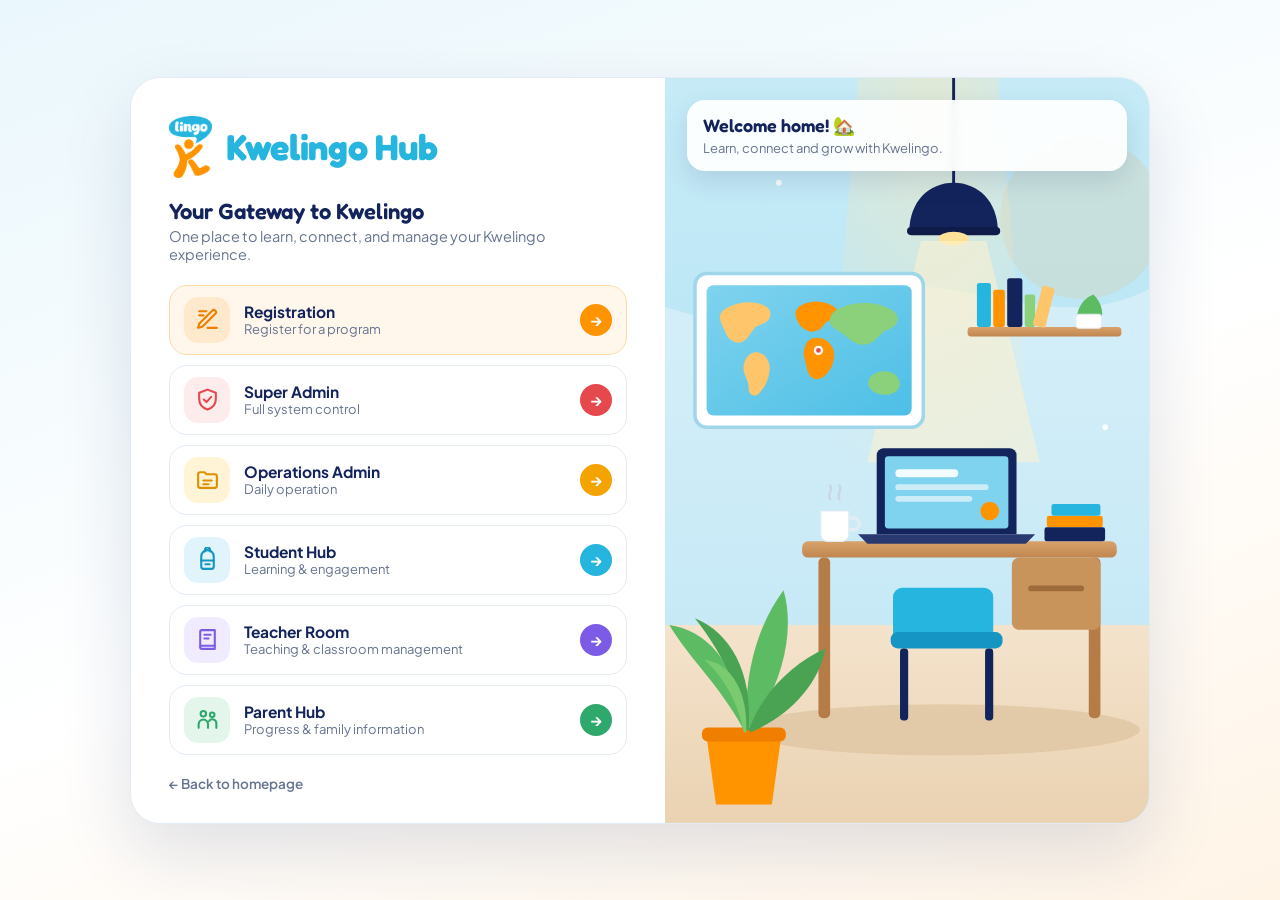
<file: portal.html>
<!DOCTYPE html>
<html lang="en">
<head>
<meta charset="UTF-8">
<meta name="viewport" content="width=device-width, initial-scale=1.0">
<title>Kwelingo Hub — Your Gateway to Kwelingo</title>
<link rel="icon" href="assets/logo.png">
<link rel="manifest" href="manifest.json">
<meta name="theme-color" content="#26B5DF">
<link rel="apple-touch-icon" href="assets/icon-192.png">
<meta name="apple-mobile-web-app-capable" content="yes">
<meta name="apple-mobile-web-app-title" content="Kwelingo">
<link rel="preconnect" href="https://fonts.googleapis.com">
<link rel="preconnect" href="https://fonts.gstatic.com" crossorigin>
<link href="https://fonts.googleapis.com/css2?family=Fredoka:wght@500;600;700&family=Plus+Jakarta+Sans:wght@400;500;600;700;800&display=swap" rel="stylesheet">
<style>
:root{--blue:#26B5DF;--blue-d:#1495C4;--orange:#FF9300;--navy:#13235B;--ink:#2B3656;--muted:#66748F;--line:#E3ECF4;--sky:#E8F6FC}
*{box-sizing:border-box;margin:0;padding:0}
a{text-decoration:none;color:inherit}
body{font-family:'Plus Jakarta Sans',system-ui,sans-serif;color:var(--ink);background:linear-gradient(160deg,#EAF7FC 0%,#fff 55%,#FFF4E6 100%);min-height:100vh;display:flex;align-items:center;justify-content:center;padding:28px 16px}
.hub{width:100%;max-width:1020px;background:#fff;border-radius:30px;box-shadow:0 28px 70px rgba(19,35,91,.13);display:grid;grid-template-columns:minmax(0,1.05fr) minmax(0,.95fr);overflow:hidden;border:1px solid var(--line)}
.left{padding:38px 38px 30px}
.brand{display:flex;align-items:center;gap:14px}
.brand img{height:62px;width:auto}
.brand h1{font-family:'Fredoka',sans-serif;font-size:36px;font-weight:700;color:var(--blue);line-height:1;letter-spacing:-.3px}
.brand h1 span{color:var(--orange)}
.gate{margin:20px 0 22px}
.gate b{display:block;font-family:'Fredoka',sans-serif;font-size:22px;font-weight:600;color:var(--navy)}
.gate p{color:var(--muted);font-size:14.5px;margin-top:3px}
.list{display:flex;flex-direction:column;gap:10px}
.row{display:flex;align-items:center;gap:14px;border:1.5px solid var(--line);border-radius:18px;padding:11px 14px;background:#fff;transition:.16s}
.row:hover{border-color:var(--c);box-shadow:0 10px 24px rgba(19,35,91,.08);transform:translateX(3px)}
.row .ic{width:46px;height:46px;flex:0 0 46px;border-radius:14px;display:flex;align-items:center;justify-content:center;background:var(--bg)}
.row .ic svg{width:25px;height:25px}
.row .tx{flex:1;min-width:0}
.row b{display:block;font-size:15.5px;color:var(--navy)}
.row small{display:block;color:var(--muted);font-size:13px}
.row .go{width:32px;height:32px;flex:0 0 32px;border-radius:50%;background:var(--c);color:#fff;display:flex;align-items:center;justify-content:center;font-size:16px;font-weight:700}
.row.feat{background:#FFF7EC;border-color:#FFD9A8}
.back{display:inline-flex;gap:6px;align-items:center;margin-top:20px;color:var(--muted);font-size:13.5px;font-weight:600}
.back:hover{color:var(--blue-d)}
.right{position:relative;background:#DDF2FA url('assets/hub-illustration.svg') center/cover no-repeat;min-height:100%}
.right .bubble{position:absolute;left:22px;top:22px;right:22px;background:rgba(255,255,255,.92);backdrop-filter:blur(4px);border-radius:18px;padding:14px 16px;box-shadow:0 10px 26px rgba(19,35,91,.12)}
.right .bubble b{font-family:'Fredoka',sans-serif;font-size:18px;color:var(--navy);font-weight:600;display:block}
.right .bubble span{font-size:13px;color:var(--muted)}
@media(max-width:820px){
  .hub{grid-template-columns:minmax(0,1fr)}
  .right{order:-1;min-height:180px;background-position:center 62%}
  .right .bubble{display:none}
  .left{padding:26px 20px 24px}
  .brand img{height:50px}.brand h1{font-size:30px}
}
</style>
</head>
<body>
<main class="hub">
  <section class="left">
    <div class="brand"><img src="assets/logo.png" alt="Kwelingo"><h1>Kwelingo Hub</h1></div>
    <div class="gate"><b>Your Gateway to Kwelingo</b><p>One place to learn, connect, and manage your Kwelingo experience.</p></div>
    <nav class="list">
      <a class="row feat" href="registration.html" style="--c:#FF9300;--bg:#FFE9CC"><span class="ic"><svg viewBox="0 0 24 24" fill="none" stroke="#F07F00" stroke-width="2" stroke-linecap="round" stroke-linejoin="round"><path d="M12 20h9"/><path d="M16.5 3.5a2.1 2.1 0 0 1 3 3L7 19l-4 1 1-4z"/><path d="M4 4h7"/><path d="M4 8h4"/></svg></span><span class="tx"><b>Registration</b><small>Register for a program</small></span><span class="go">→</span></a>
      <a class="row" href="master-admin.html" style="--c:#E5484D;--bg:#FDECEC"><span class="ic"><svg viewBox="0 0 24 24" fill="none" stroke="#E5484D" stroke-width="2" stroke-linecap="round" stroke-linejoin="round"><path d="M12 2.5 4 5.5v6c0 5 3.4 8.6 8 10 4.6-1.4 8-5 8-10v-6z"/><path d="m8.5 12 2.5 2.5 4.5-5"/></svg></span><span class="tx"><b>Super Admin</b><small>Full system control</small></span><span class="go">→</span></a>
      <a class="row" href="admin.html" style="--c:#F5A300;--bg:#FFF4D6"><span class="ic"><svg viewBox="0 0 24 24" fill="none" stroke="#E08E00" stroke-width="2" stroke-linecap="round" stroke-linejoin="round"><path d="M3 7a2 2 0 0 1 2-2h4l2 2h8a2 2 0 0 1 2 2v9a2 2 0 0 1-2 2H5a2 2 0 0 1-2-2z"/><path d="M8 13h8M8 16.5h5"/></svg></span><span class="tx"><b>Operations Admin</b><small>Daily operation</small></span><span class="go">→</span></a>
      <a class="row" href="student.html" style="--c:#26B5DF;--bg:#E2F4FB"><span class="ic"><svg viewBox="0 0 24 24" fill="none" stroke="#1495C4" stroke-width="2" stroke-linecap="round" stroke-linejoin="round"><path d="M6 9a6 6 0 0 1 12 0v10a2 2 0 0 1-2 2H8a2 2 0 0 1-2-2z"/><path d="M9.5 4.2V3a2.5 2.5 0 0 1 5 0v1.2"/><path d="M6 13h12M10 16.5h4"/></svg></span><span class="tx"><b>Student Hub</b><small>Learning &amp; engagement</small></span><span class="go">→</span></a>
      <a class="row" href="teacher.html" style="--c:#7C5CE6;--bg:#F0EBFF"><span class="ic"><svg viewBox="0 0 24 24" fill="none" stroke="#7C5CE6" stroke-width="2" stroke-linecap="round" stroke-linejoin="round"><path d="M5 4.5A1.5 1.5 0 0 1 6.5 3H19v15H6.5A1.5 1.5 0 0 0 5 19.5z"/><path d="M5 19.5A1.5 1.5 0 0 0 6.5 21H19v-3"/><path d="M9 7.5h6M9 11h4"/></svg></span><span class="tx"><b>Teacher Room</b><small>Teaching &amp; classroom management</small></span><span class="go">→</span></a>
      <a class="row" href="parent.html" style="--c:#2FA86B;--bg:#E4F6EC"><span class="ic"><svg viewBox="0 0 24 24" fill="none" stroke="#2FA86B" stroke-width="2" stroke-linecap="round" stroke-linejoin="round"><circle cx="8" cy="6.5" r="2.6"/><circle cx="16.5" cy="7.5" r="2.2"/><path d="M3.5 20v-3.5A4.5 4.5 0 0 1 8 12a4.5 4.5 0 0 1 4.5 4.5V20"/><path d="M13.5 13.6a3.8 3.8 0 0 1 7 2V20"/></svg></span><span class="tx"><b>Parent Hub</b><small>Progress &amp; family information</small></span><span class="go">→</span></a>
    </nav>
    <a class="back" href="index.html">← Back to homepage</a>
  </section>
  <aside class="right" aria-hidden="true">
    <div class="bubble"><b>Welcome home! 🏡</b><span>Learn, connect and grow with Kwelingo.</span></div>
  </aside>
</main>
<script>if('serviceWorker' in navigator){ window.addEventListener('load',()=>navigator.serviceWorker.register('sw.js').catch(()=>{})); }</script>
</body>
</html>
</file>
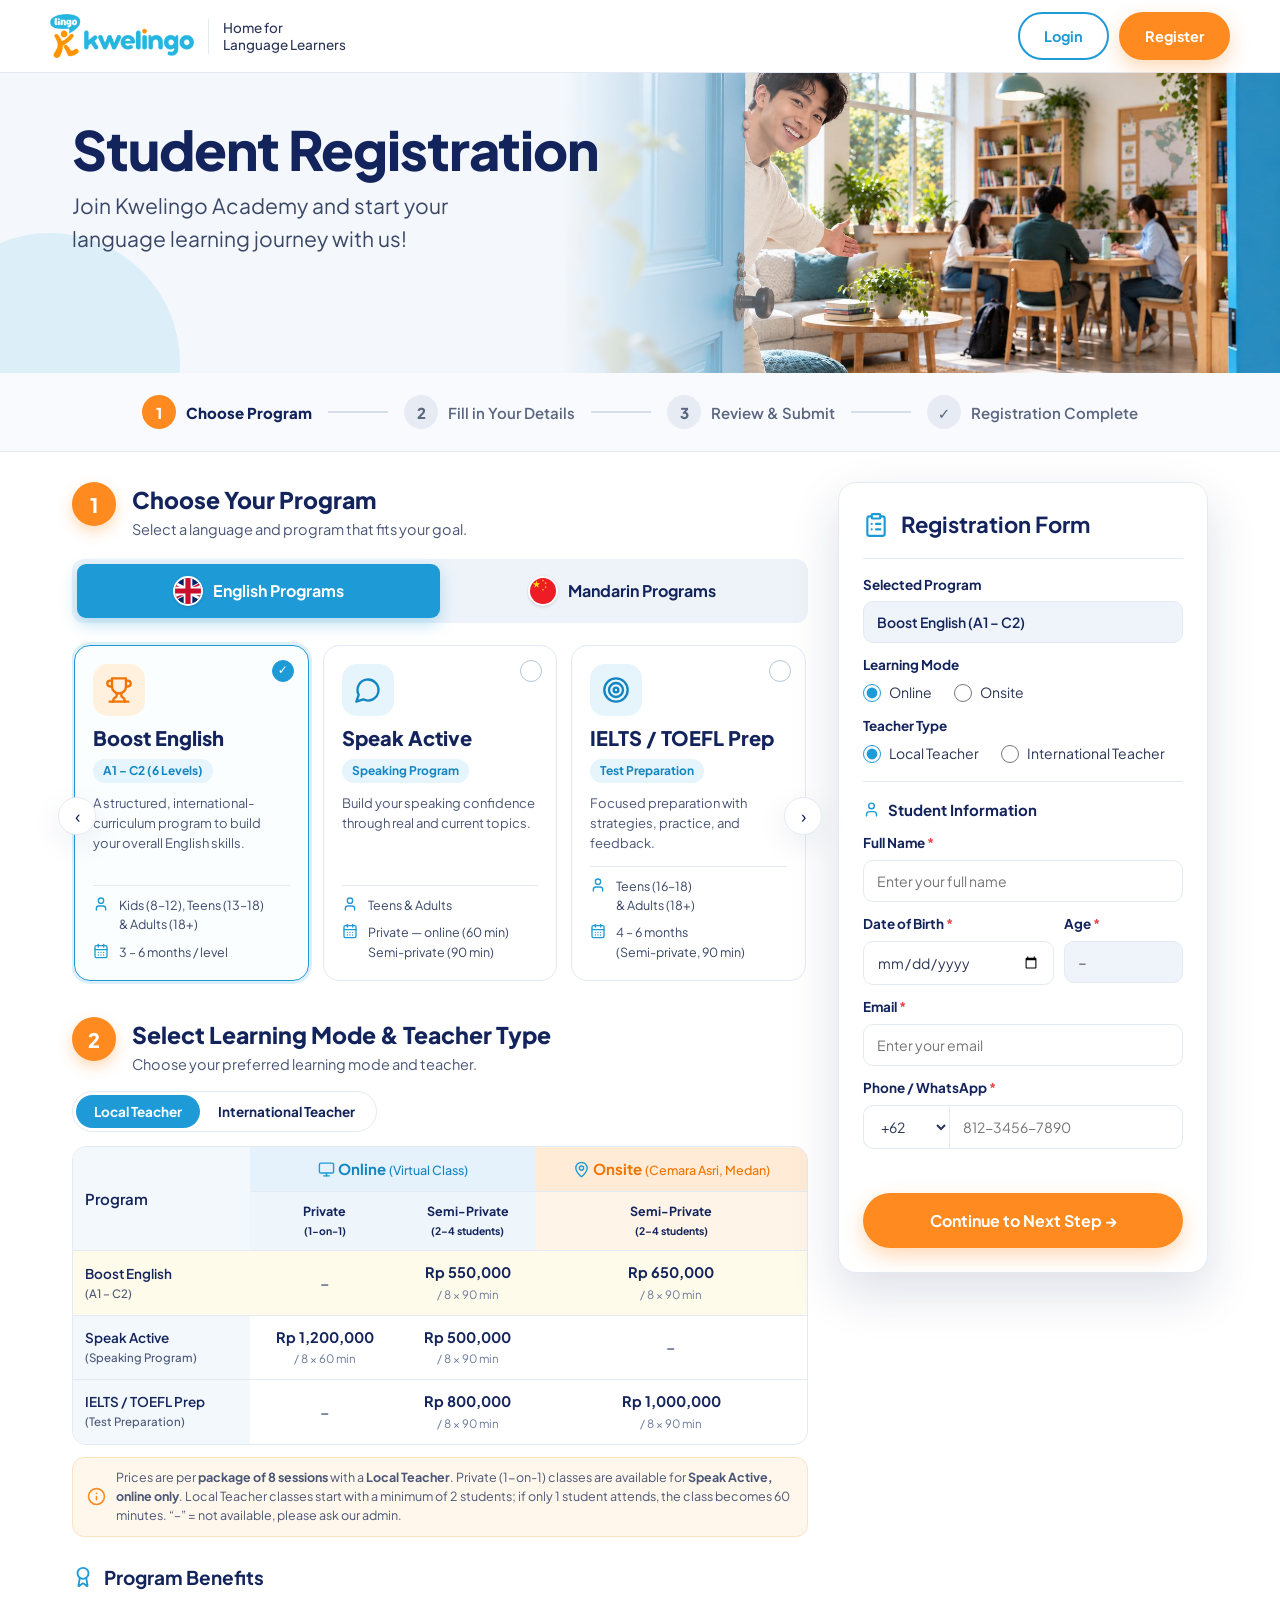
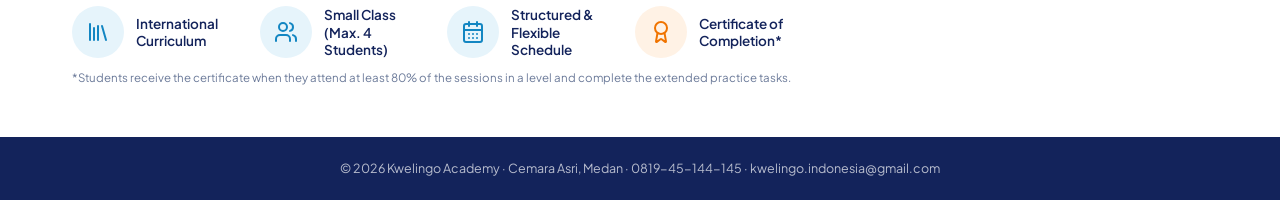
<file: registration.html>
<!DOCTYPE html>
<html lang="en">
<head>
<meta charset="UTF-8">
<meta name="viewport" content="width=device-width, initial-scale=1.0">
<title>Student Registration — Kwelingo Academy</title>
<meta name="description" content="Register at Kwelingo Academy — choose an English or Mandarin program, learning mode and teacher type, then complete your registration.">
<link rel="icon" href="assets/logo.png">
<link rel="preconnect" href="https://fonts.googleapis.com">
<link rel="preconnect" href="https://fonts.gstatic.com" crossorigin>
<link href="https://fonts.googleapis.com/css2?family=Plus+Jakarta+Sans:wght@400;500;600;700;800&display=swap" rel="stylesheet">
<style>
:root{
  --navy:#13235B;--ink:#2B3656;--muted:#6B7A99;--line:#E3EAF4;--bg:#F6F9FD;
  --blue:#1E9BD7;--blue-d:#1386C2;--blue-soft:#E6F4FB;--orange:#FF8A1F;--orange-d:#F07400;--orange-soft:#FFF2E5;
  --green:#22A06B;--shadow:0 10px 30px rgba(19,35,91,.08);--shadow-lg:0 20px 50px rgba(19,35,91,.14);
}
*{box-sizing:border-box;margin:0;padding:0}
body{font-family:'Plus Jakarta Sans',system-ui,sans-serif;color:var(--ink);background:#fff;line-height:1.55}
a{text-decoration:none;color:inherit}
button,input,select,textarea{font-family:inherit}
.wrap{max-width:1180px;margin:0 auto;padding:0 22px}
.btn{display:inline-flex;align-items:center;justify-content:center;gap:8px;padding:11px 24px;border-radius:999px;font-weight:700;font-size:14.5px;cursor:pointer;border:2px solid transparent;transition:.15s;white-space:nowrap}
.btn-or{background:var(--orange);color:#fff;box-shadow:0 8px 20px rgba(255,138,31,.32)}.btn-or:hover{background:var(--orange-d)}
.btn-line{border-color:var(--blue);color:var(--blue);background:#fff}.btn-line:hover{background:var(--blue-soft)}
.btn-ghost{background:#fff;border-color:var(--line);color:var(--ink)}
/* header */
header{position:sticky;top:0;z-index:50;background:rgba(255,255,255,.96);backdrop-filter:blur(8px);border-bottom:1px solid var(--line)}
.nav{display:flex;align-items:center;gap:20px;padding:12px 0}
.brand{display:flex;align-items:center;gap:14px}
.brand img{height:44px}
.brand .tag{border-left:1.5px solid var(--line);padding-left:14px;font-size:13.5px;color:var(--ink);line-height:1.3;font-weight:500}
.links{display:flex;gap:30px;margin-left:auto;font-weight:600;font-size:14.5px;color:var(--navy)}
.links a:hover{color:var(--blue)}
.nav .cta{display:flex;gap:10px;margin-left:auto}
.menu-btn{display:none;margin-left:auto;background:none;border:0;font-size:24px;cursor:pointer;color:var(--navy)}
/* hero */
.hero{position:relative;overflow:hidden;background:#F4F8FD;min-height:300px}
.hero .wrap{position:relative;z-index:2;padding-top:48px;padding-bottom:56px}
.hero h1{font-size:clamp(32px,5vw,54px);font-weight:800;color:var(--navy);letter-spacing:-1px;line-height:1.05}
.hero p{font-size:clamp(15px,1.8vw,21px);color:#3A4767;margin-top:12px;max-width:470px}
.hero .blob{position:absolute;border-radius:50%;z-index:1}
.hero .art{position:absolute;right:0;top:0;bottom:0;width:56%;z-index:1;overflow:hidden}
.hero .art img{width:100%;height:100%;object-fit:cover;object-position:18% 38%}
.hero .art:before{content:"";position:absolute;inset:0;z-index:2;background:linear-gradient(90deg,#F4F8FD 0%,rgba(244,248,253,.75) 14%,rgba(244,248,253,0) 38%)}
/* stepper */
.stepper{display:flex;align-items:center;justify-content:center;gap:16px;padding:22px 0;background:#F8FAFD;border-bottom:1px solid var(--line);flex-wrap:wrap}
.stepper .s{display:flex;align-items:center;gap:10px;font-weight:600;color:#5B6680;font-size:15px}
.stepper .n{width:34px;height:34px;border-radius:50%;background:#E7ECF4;color:#5B6680;display:flex;align-items:center;justify-content:center;font-weight:800}
.stepper .s.on{color:var(--navy);font-weight:800}.stepper .s.on .n{background:var(--orange);color:#fff}
.stepper .s.done .n{background:#E7F6EE;color:var(--green)}
.stepper .ln{width:60px;height:2px;background:#D6DEEA}
/* layout */
.main{display:grid;grid-template-columns:minmax(0,1fr) 370px;gap:30px;padding:30px 22px 50px;align-items:start}
.sec-h{display:flex;gap:16px;align-items:flex-start;margin-bottom:18px}
.sec-h .num{width:44px;height:44px;border-radius:50%;background:var(--orange);color:#fff;font-weight:800;font-size:20px;display:flex;align-items:center;justify-content:center;flex-shrink:0;box-shadow:0 6px 14px rgba(255,138,31,.3)}
.sec-h h2{font-size:23px;color:var(--navy);font-weight:800}.sec-h p{color:#4A5675;font-size:14.5px}
.langtabs{display:grid;grid-template-columns:1fr 1fr;background:#EEF3F9;border-radius:12px;padding:5px;margin-bottom:18px}
.langtabs button{border:0;background:none;padding:12px;border-radius:9px;font-weight:700;font-size:16px;color:var(--navy);cursor:pointer;display:flex;align-items:center;justify-content:center;gap:10px}
.langtabs button.on{background:var(--blue);color:#fff;box-shadow:0 6px 16px rgba(30,155,215,.3)}
.flag{width:30px;height:30px;border-radius:50%;display:inline-flex;align-items:center;justify-content:center;font-size:17px;background:#fff;box-shadow:0 1px 3px rgba(0,0,0,.15);overflow:hidden;border:2px solid #fff;flex-shrink:0}.flag svg{width:100%;height:100%;display:block}
.cards-wrap{position:relative}
.cards{display:grid;grid-auto-flow:column;grid-auto-columns:calc((100% - 28px)/3);gap:14px;overflow-x:auto;scroll-snap-type:x mandatory;padding:4px 2px 10px;scrollbar-width:none}
.cards::-webkit-scrollbar{display:none}
.pc{scroll-snap-align:start;border:1.5px solid var(--line);border-radius:16px;padding:18px;background:#fff;cursor:pointer;position:relative;transition:.15s;display:flex;flex-direction:column}
.pc:hover{box-shadow:var(--shadow)}
.pc.on{border-color:var(--blue);box-shadow:0 0 0 3px rgba(30,155,215,.15);background:#FBFEFF}
.pc .rd{position:absolute;right:14px;top:14px;width:22px;height:22px;border-radius:50%;border:1.8px solid #B8C4D6;display:flex;align-items:center;justify-content:center;font-size:12px;color:#fff}
.pc.on .rd{background:var(--blue);border-color:var(--blue)}
.pc .ic{font-size:26px;width:52px;height:52px;border-radius:15px;background:var(--blue-soft);color:var(--blue-d);display:flex;align-items:center;justify-content:center}
.pc.on .ic{background:#FFF1DE;color:var(--orange-d)}
.pc h3{font-size:20px;color:var(--navy);margin-top:6px;font-weight:800}
.pc .pill{display:inline-block;background:var(--blue-soft);color:var(--blue-d);font-weight:700;font-size:12px;padding:3px 10px;border-radius:99px;margin:6px 0 10px}
.pc .d{font-size:13px;color:#4A5675;flex:1}
.pc .meta{border-top:1px solid var(--line);margin-top:12px;padding-top:10px;font-size:12.5px;color:#3A4767;display:grid;gap:8px}
.pc .meta div{display:flex;gap:10px;align-items:flex-start}.pc .meta span{color:var(--blue);font-size:16px;line-height:1}
.arrow{position:absolute;right:-14px;top:50%;transform:translateY(-50%);width:38px;height:38px;border-radius:50%;background:#fff;border:1px solid var(--line);box-shadow:var(--shadow);cursor:pointer;font-size:18px;color:var(--navy);z-index:3}
.arrow.l{left:-14px;right:auto}
.sec2{margin-top:26px;display:flex;justify-content:space-between;align-items:flex-start;gap:16px;flex-wrap:wrap}
.tt{display:inline-flex;border:1.5px solid var(--line);border-radius:99px;padding:3px;background:#fff}
.tt button{border:0;background:none;padding:8px 18px;border-radius:99px;font-weight:700;font-size:13.5px;color:var(--navy);cursor:pointer}
.tt button.on{background:var(--blue);color:#fff}
table.fee{width:100%;border-collapse:separate;border-spacing:0;border:1px solid var(--line);border-radius:14px;overflow:hidden;font-size:13.5px;margin-top:14px}
.fee th,.fee td{padding:10px 12px;text-align:center;border-bottom:1px solid var(--line)}
.fee tr:last-child td{border-bottom:0}
.fee .p{text-align:left;background:#F3F8FD;font-weight:600;color:var(--navy)}.fee .p small{display:block;font-weight:500;color:#4A5675}
.fee thead th{font-size:12.5px;color:var(--navy);font-weight:700}
.fee .on1{background:#EEF6FC}.fee .on2{background:#FFF4E8}
.fee .hd1{background:#E6F2FB;color:var(--blue-d);font-size:15px}.fee .hd2{background:#FFEBD6;color:var(--orange-d);font-size:15px}
.fee td b{color:var(--navy);font-size:14.5px;display:block;white-space:nowrap}.fee td small{color:var(--muted);font-size:11.5px}
.fee tr.sel td{background:#FFFBEA}
.fee-note{display:flex;gap:10px;align-items:center;background:#FFF7EC;border:1px solid #FBE3C4;border-radius:12px;padding:10px 14px;font-size:12.5px;color:#4A5675;margin-top:12px}
.benefits{margin-top:26px}
.benefits h3{font-size:19px;color:var(--navy);display:flex;gap:10px;align-items:center;margin-bottom:14px}
.bgrid{display:grid;grid-template-columns:repeat(4,minmax(0,1fr));gap:14px}
.bgrid div{display:flex;gap:12px;align-items:center;font-size:13.5px;color:var(--navy);font-weight:600;line-height:1.3}
.bgrid span{width:52px;height:52px;border-radius:50%;background:var(--blue-soft);color:var(--blue-d);display:flex;align-items:center;justify-content:center;font-size:22px;flex-shrink:0}
.bgrid div:last-child span{background:var(--orange-soft);color:var(--orange-d)}
/* form card */
.fcard{border:1px solid var(--line);border-radius:18px;padding:24px;box-shadow:var(--shadow-lg);background:#fff;position:sticky;top:86px}
.fcard h2{font-size:22px;color:var(--navy);display:flex;gap:12px;align-items:center;border-bottom:1px solid var(--line);padding-bottom:16px;margin-bottom:16px}
.fcard h2 span{color:var(--blue);font-size:26px}
.fcard h4{font-size:15px;color:var(--navy);margin:16px 0 8px;display:flex;gap:8px;align-items:center}.fcard h4 svg,.fee th svg,.drop svg{vertical-align:-3px;color:var(--blue)}.fcard h2 span{display:flex}
.lbl{font-size:13.5px;font-weight:700;color:var(--navy);margin:12px 0 6px;display:block}
.lbl .r{color:#E5484D}
.inp{width:100%;padding:11px 13px;border:1.5px solid var(--line);border-radius:10px;font-size:14px;color:var(--ink);background:#fff}
.inp:focus{outline:none;border-color:var(--blue);box-shadow:0 0 0 3px rgba(30,155,215,.15)}
.inp[readonly]{background:#EEF4FA;font-weight:600;color:var(--navy)}
.radios{display:flex;gap:22px;flex-wrap:wrap;font-size:14px}
.radios label{display:flex;gap:8px;align-items:center;cursor:pointer}
.radios input{accent-color:var(--blue);width:18px;height:18px}
.row{display:grid;grid-template-columns:1fr 1fr;gap:10px}
.row.dob{grid-template-columns:1.6fr 1fr}
.phone{display:grid;grid-template-columns:86px 1fr}
.phone select{border-radius:10px 0 0 10px;border-right:0}.phone input{border-radius:0 10px 10px 0}
.hr{border:0;border-top:1px solid var(--line);margin:16px 0 4px}
.sum{background:#F5F9FD;border:1px solid var(--line);border-radius:12px;padding:12px 14px;font-size:13px}
.sum div{display:flex;justify-content:space-between;gap:10px;padding:4px 0}.sum div span{color:var(--muted)}.sum div b{color:var(--navy);text-align:right}
.est{background:var(--blue-soft);border:1.5px dashed var(--blue);border-radius:12px;padding:12px;text-align:center;margin-top:12px}
.est b{font-size:20px;color:var(--blue-d);display:block}.est small{color:var(--muted);font-size:12px}
.consent{background:#F8FAFD;border:1px solid var(--line);border-radius:12px;padding:12px;font-size:12px;color:#4A5675;max-height:120px;overflow:auto;margin-bottom:6px;line-height:1.6}
.chk{display:flex;gap:9px;align-items:flex-start;font-size:13px;margin:6px 0 10px}.chk input{margin-top:3px;accent-color:var(--blue)}
.bank{background:#F5F9FD;border:1px solid var(--line);border-radius:12px;padding:12px 14px;font-size:13px;margin:8px 0}
.drop{display:block;border:1.8px dashed var(--blue);border-radius:12px;padding:14px;text-align:center;background:var(--blue-soft);cursor:pointer;font-size:12.5px;color:var(--blue-d);font-weight:700}
.navbtns{display:flex;gap:10px;margin-top:18px}.navbtns .btn{flex:1;padding:14px}
.big-or{width:100%;padding:15px;font-size:16px;margin-top:20px}
.done{text-align:center;padding:14px 0}.done .ok{width:70px;height:70px;border-radius:50%;background:#E7F6EE;color:var(--green);display:flex;align-items:center;justify-content:center;font-size:34px;margin:0 auto 12px}
.done h3{color:var(--navy);font-size:20px}.done p{color:#4A5675;font-size:13.5px;margin:8px 0 16px}
.err{color:#E5484D;font-size:12.5px;font-weight:600;margin-top:8px;min-height:16px}
.toast{position:fixed;bottom:24px;left:50%;transform:translateX(-50%) translateY(20px);background:var(--navy);color:#fff;padding:13px 22px;border-radius:12px;font-size:14px;font-weight:600;box-shadow:var(--shadow-lg);opacity:0;pointer-events:none;transition:.25s;z-index:400;max-width:90vw}
.toast.show{opacity:1;transform:translateX(-50%) translateY(0)}
footer{background:var(--navy);color:rgba(255,255,255,.7);text-align:center;padding:22px;font-size:12.5px}
@media(max-width:1060px){.main{grid-template-columns:minmax(0,1fr)}.fcard{position:static}.links{gap:18px}}
@media(max-width:900px){.nav .cta .btn{padding:8px 14px;font-size:13px}
  .hero .art{width:100%;opacity:.28}.cards{grid-auto-columns:78%}.bgrid{grid-template-columns:repeat(2,minmax(0,1fr))}.stepper .ln{display:none}.stepper{gap:10px 16px}.brand .tag{display:none}}
@media(max-width:560px){table.fee{min-width:540px}.stepper .s span.t{display:none}.stepper .s.on span.t{display:inline}.fee{font-size:12px}.fee th,.fee td{padding:8px 6px}.arrow{display:none}.row{grid-template-columns:1fr}.row.dob{grid-template-columns:1.6fr 1fr}}
.tpick{display:grid;grid-template-columns:repeat(auto-fill,minmax(150px,1fr));gap:8px;margin-top:4px}
.tpick .tp{display:flex;gap:9px;align-items:center;border:1.5px solid var(--line);border-radius:14px;padding:8px 10px;cursor:pointer;background:#fff;text-align:left;font:inherit;transition:.15s}
.tpick .tp:hover{border-color:var(--blue)}.tpick .tp.on{border-color:var(--orange);background:#FFF7EC;box-shadow:0 0 0 2px rgba(255,147,0,.15)}
.tpick .tp img,.tpick .tp .av{width:38px;height:38px;border-radius:50%;object-fit:cover;flex-shrink:0;background:#EAF6FC;color:var(--blue-d);display:flex;align-items:center;justify-content:center;font-size:18px}
.tpick .tp b{display:block;font-size:13px;color:var(--navy);line-height:1.2}.tpick .tp small{font-size:11px;color:var(--muted)}
</style>
</head>
<body>

<header>
  <div class="wrap nav" id="nav">
    <a class="brand" href="index.html"><img src="assets/logo-h.png" onerror="this.src='assets/logo.png'" alt="Kwelingo Academy"><span class="tag">Home for<br>Language Learners</span></a>
    <div class="cta"><a class="btn btn-line" href="portal.html">Login</a><a class="btn btn-or" href="#form" onclick="goStep(1)">Register</a></div>
  </div>
</header>

<section class="hero">
  <div class="art" aria-hidden="true"><img src="[data-uri]" alt=""></div>
  <div class="blob" style="left:-80px;bottom:-120px;width:260px;height:260px;background:#DCEEF8"></div>
  <div class="wrap">
    <h1>Student Registration</h1>
    <p>Join Kwelingo Academy and start your language learning journey with us!</p>
  </div>
</section>

<div class="stepper" id="stepper"></div>

<div class="wrap main" id="form">
  <!-- ===== LEFT: choose program ===== -->
  <div>
    <div class="sec-h"><div class="num">1</div><div><h2>Choose Your Program</h2><p>Select a language and program that fits your goal.</p></div></div>
    <div class="langtabs"><button id="lgEn" class="on" onclick="setLang('English')"><span class="flag"><svg viewBox="15 0 30 30" preserveAspectRatio="xMidYMid slice" xmlns="http://www.w3.org/2000/svg"><clipPath id="kwUkT"><path d="M30,15 h30 v15 z v15 h-30 z h-30 v-15 z v-15 h30 z"/></clipPath><path d="M0,0 v30 h60 v-30 z" fill="#012169"/><path d="M0,0 L60,30 M60,0 L0,30" stroke="#fff" stroke-width="6"/><path d="M0,0 L60,30 M60,0 L0,30" clip-path="url(#kwUkT)" stroke="#C8102E" stroke-width="4"/><path d="M30,0 v30 M0,15 h60" stroke="#fff" stroke-width="10"/><path d="M30,0 v30 M0,15 h60" stroke="#C8102E" stroke-width="6"/></svg></span> English Programs</button><button id="lgZh" onclick="setLang('Mandarin')"><span class="flag"><svg viewBox="0 0 20 20" preserveAspectRatio="xMidYMid slice" xmlns="http://www.w3.org/2000/svg"><rect width="30" height="20" fill="#EE1C25"/><polygon fill="#FFDE00" points="5.00,2.00 5.67,4.07 7.85,4.07 6.09,5.35 6.76,7.43 5.00,6.15 3.24,7.43 3.91,5.35 2.15,4.07 4.33,4.07"/><polygon fill="#FFDE00" points="10.86,1.49 10.38,2.03 10.75,2.66 10.09,2.37 9.61,2.92 9.67,2.20 9.00,1.91 9.71,1.75 9.78,1.03 10.15,1.65"/><polygon fill="#FFDE00" points="12.99,3.86 12.34,4.18 12.44,4.90 11.93,4.38 11.28,4.70 11.62,4.05 11.12,3.53 11.83,3.66 12.17,3.01 12.27,3.73"/><polygon fill="#FFDE00" points="12.96,7.27 12.24,7.30 12.04,8.00 11.79,7.32 11.06,7.34 11.63,6.90 11.38,6.21 11.99,6.62 12.56,6.17 12.36,6.87"/><polygon fill="#FFDE00" points="10.78,9.62 10.10,9.37 9.65,9.94 9.68,9.21 9.00,8.95 9.70,8.76 9.74,8.04 10.13,8.64 10.84,8.45 10.38,9.02"/></svg></span> Mandarin Programs</button></div>
    <div class="cards-wrap"><button class="arrow l" onclick="scrollCards(-1)" aria-label="Previous">‹</button><div class="cards" id="cards"></div><button class="arrow" onclick="scrollCards(1)" aria-label="Next">›</button></div>

    <div class="sec2" id="fees">
      <div class="sec-h" style="margin:0"><div class="num">2</div><div><h2>Select Learning Mode &amp; Teacher Type</h2><p>Choose your preferred learning mode and teacher.</p></div></div>
      <div class="tt"><button id="ttLocal" class="on" onclick="setTeacher('local')">Local Teacher</button><button id="ttIntl" onclick="setTeacher('intl')">International Teacher</button></div>
    </div>
    <div style="overflow-x:auto"><table class="fee" id="feeTable"></table></div>
    <div class="fee-note"><span style="color:var(--orange);display:flex"><svg class="li" width="19" height="19" viewBox="0 0 24 24" fill="none" stroke="currentColor" stroke-width="2" stroke-linecap="round" stroke-linejoin="round" aria-hidden="true"><circle cx="12" cy="12" r="10"/><path d="M12 16v-4"/><path d="M12 8h.01"/></svg></span><span id="feeNote"></span></div>

    <div class="benefits"><h3><span style="color:var(--blue);display:inline-flex;vertical-align:-3px"><svg class="li" width="22" height="22" viewBox="0 0 24 24" fill="none" stroke="currentColor" stroke-width="2" stroke-linecap="round" stroke-linejoin="round" aria-hidden="true"><path d="m15.477 12.89 1.515 8.526a.5.5 0 0 1-.81.47l-3.58-2.687a1 1 0 0 0-1.197 0l-3.586 2.686a.5.5 0 0 1-.81-.469l1.514-8.526"/><circle cx="12" cy="8" r="6"/></svg></span> Program Benefits</h3>
      <div class="bgrid"><div><span><svg class="li" width="24" height="24" viewBox="0 0 24 24" fill="none" stroke="currentColor" stroke-width="2" stroke-linecap="round" stroke-linejoin="round" aria-hidden="true"><path d="m16 6 4 14"/><path d="M12 6v14"/><path d="M8 8v12"/><path d="M4 4v16"/></svg></span>International Curriculum</div><div><span><svg class="li" width="24" height="24" viewBox="0 0 24 24" fill="none" stroke="currentColor" stroke-width="2" stroke-linecap="round" stroke-linejoin="round" aria-hidden="true"><path d="M16 21v-2a4 4 0 0 0-4-4H6a4 4 0 0 0-4 4v2"/><circle cx="9" cy="7" r="4"/><path d="M22 21v-2a4 4 0 0 0-3-3.87"/><path d="M16 3.13a4 4 0 0 1 0 7.75"/></svg></span>Small Class<br>(Max. 4 Students)</div><div><span><svg class="li" width="24" height="24" viewBox="0 0 24 24" fill="none" stroke="currentColor" stroke-width="2" stroke-linecap="round" stroke-linejoin="round" aria-hidden="true"><path d="M8 2v4"/><path d="M16 2v4"/><rect width="18" height="18" x="3" y="4" rx="2"/><path d="M3 10h18"/><path d="M8 14h.01"/><path d="M12 14h.01"/><path d="M16 14h.01"/><path d="M8 18h.01"/><path d="M12 18h.01"/><path d="M16 18h.01"/></svg></span>Structured &amp; Flexible Schedule</div><div><span><svg class="li" width="24" height="24" viewBox="0 0 24 24" fill="none" stroke="currentColor" stroke-width="2" stroke-linecap="round" stroke-linejoin="round" aria-hidden="true"><path d="m15.477 12.89 1.515 8.526a.5.5 0 0 1-.81.47l-3.58-2.687a1 1 0 0 0-1.197 0l-3.586 2.686a.5.5 0 0 1-.81-.469l1.514-8.526"/><circle cx="12" cy="8" r="6"/></svg></span>Certificate of Completion*</div></div>
      <div style="font-size:11.5px;color:var(--muted);margin-top:10px">*Students receive the certificate when they attend at least 80% of the sessions in a level and complete the extended practice tasks.</div>
    </div>
  </div>

  <!-- ===== RIGHT: registration form ===== -->
  <aside class="fcard" id="fcard"></aside>
</div>

<footer>© 2026 Kwelingo Academy · Cemara Asri, Medan · 0819-45-144-145 · kwelingo.indonesia@gmail.com</footer>
<div class="toast" id="toast"></div>

<script src="assets/app.js?v=20261124"></script>
<script>
/* =====================================================================
   Registration (rev9). EDIT PRICES HERE — per session, in Rupiah.
   null = "Ask admin" (shown when the combination is not offered yet).
   ===================================================================== */
// Programs, fees, bank & WhatsApp come from Super Admin → Settings → Registration Page (defaults in assets/app.js → REG_DEFAULT)
let CFG=JSON.parse(JSON.stringify(REG_DEFAULT)), WA_NUMBER, BANK, PROGRAMS, FEES, MINS;
function applyCfg(c){
  CFG=c; WA_NUMBER=String(c.wa||'').replace(/\D/g,''); BANK=c.bank||{}; MINS=c.minutes||[60,90,90];
  const nl=t=>ex(t||'').replace(/\n/g,'<br>');
  PROGRAMS={English:[],Mandarin:[]}; FEES={local:{},intl:{}};
  (c.programs||[]).filter(p=>p.active!==false&&p.active!=='0').forEach(p=>{ const L=p.lang==='Mandarin'?'Mandarin':'English';
    PROGRAMS[L].push({id:String(p.id),name:String(p.name||''),ic:p.ic||'📘',pill:p.pill||'',levels:p.levels||'',desc:p.desc||'',who:nl(p.who),dur:nl(p.dur)});
    const n=v=>v===''||v==null?null:(Number(v)||null);
    FEES.local[p.id]=((p.fees||{}).local||[]).map(n); FEES.intl[p.id]=((p.fees||{}).intl||[]).map(n); });
}
const rp=n=>'Rp '+(Number(n)||0).toLocaleString('en-US');
const ex=s=>String(s==null?'':s).replace(/[&<>"']/g,c=>({'&':'&amp;','<':'&lt;','>':'&gt;','"':'&quot;',"'":'&#39;'}[c]));
applyCfg(CFG);
let S={lang:'English',prog:'be',mode:'online',teacher:'local',classType:'semi',step:1,data:{}};
const progOf=id=>Object.values(PROGRAMS).flat().find(p=>p.id===id)||Object.values(PROGRAMS).flat()[0]||{id:'',name:'-',levels:''};
function feeIdx(){ return S.classType==='private'?(S.mode==='online'?0:-1):(S.mode==='onsite'?2:1); }
function feeOf(){ const i=feeIdx(), v=i<0?null:((FEES[S.teacher]||{})[S.prog]||[])[i]; return v?{p:v,m:MINS[i]}:null; }
const canPrivate=()=>((FEES.local[S.prog]||[])[0]||(FEES.intl[S.prog]||[])[0])&&S.mode==='online';

/* ---------- left side ---------- */
function setLang(l){ keep(); S.lang=l; document.getElementById('lgEn').classList.toggle('on',l==='English'); document.getElementById('lgZh').classList.toggle('on',l==='Mandarin');
  if(!PROGRAMS[l].some(p=>p.id===S.prog)) S.prog=PROGRAMS[l][0].id; drawCards(); drawFees(); drawForm(); }
function pickProg(id){ keep(); S.prog=id; drawCards(); drawFees(); drawForm(); }
function drawCards(){
  document.getElementById('cards').innerHTML=PROGRAMS[S.lang].map(p=>`<div class="pc ${p.id===S.prog?'on':''}" onclick="pickProg('${p.id}')"><span class="rd">${p.id===S.prog?'✓':''}</span><div class="ic">${kwEmojiLi(p.ic,28)||kwLi('book-open',28)}</div><h3>${ex(p.name)}</h3>${p.pill?`<div><span class="pill">${ex(p.pill)}</span></div>`:''}<div class="d">${ex(p.desc)}</div>
    <div class="meta"><div><span>${kwLi('user',16)}</span><div>${p.who}</div></div><div><span>${kwLi('calendar-days',16)}</span><div>${p.dur}</div></div></div></div>`).join('');
}
function scrollCards(d){ const c=document.getElementById('cards'); c.scrollBy({left:d*c.clientWidth/1.5,behavior:'smooth'}); }
function setTeacher(t){ keep(); S.teacher=t; document.getElementById('ttLocal').classList.toggle('on',t==='local'); document.getElementById('ttIntl').classList.toggle('on',t==='intl'); drawFees(); drawForm(); }
function drawFees(){
  const cell=(v,i)=>v?`<b>${rp(v)}</b><small>/ 8 × ${MINS[i]} min</small>`:'<b style="color:var(--muted)">–</b>';
  document.getElementById('feeTable').innerHTML=`<thead><tr><th class="p" rowspan="2" style="vertical-align:middle;font-size:15px">Program</th><th class="hd1" colspan="2">${kwLi('monitor',17)} Online <small style="font-weight:500">(Virtual Class)</small></th><th class="hd2">${kwLi('map-pin',17)} Onsite <small style="font-weight:500">(Cemara Asri, Medan)</small></th></tr>
    <tr><th class="on1">Private<br><small>(1-on-1)</small></th><th class="on1">Semi-Private<br><small>(2–4 students)</small></th><th class="on2">Semi-Private<br><small>(2–4 students)</small></th></tr></thead>
    <tbody>${PROGRAMS[S.lang].map(p=>{ const f=(FEES[S.teacher]||{})[p.id]||[];
      return `<tr class="${p.id===S.prog?'sel':''}" style="cursor:pointer" onclick="pickProg('${p.id}')"><td class="p">${ex(p.name)}${p.levels||p.pill?`<small>(${ex(p.levels||p.pill)})</small>`:''}</td>${[0,1,2].map(i=>`<td>${cell(f[i],i)}</td>`).join('')}</tr>`; }).join('')}</tbody>`;
  document.getElementById('feeNote').innerHTML=`Prices are per <b>package of 8 sessions</b> with a <b>${S.teacher==='local'?'Local':'International'} Teacher</b>. Private (1-on-1) classes are available for <b>Speak Active, online only</b>. ${S.teacher==='local'?'Local Teacher classes start with a minimum of 2 students':'International Teacher classes start with a minimum of 4 students'}; if only 1 student attends, the class becomes 60 minutes. “–” = not available, please ask our admin.`;
}

/* ---------- stepper & form ---------- */
function drawStepper(){
  const L=['Choose Program','Fill in Your Details','Review & Submit','Registration Complete'];
  document.getElementById('stepper').innerHTML=L.map((l,i)=>{ const n=i+1, st=S.step>n||S.step===4?'done':(S.step===n?'on':'');
    return `${i?'<span class="ln"></span>':''}<div class="s ${st}"><span class="n">${n===4||S.step>n?'✓':n}</span><span class="t">${l}</span></div>`; }).join('');
}
function goStep(n){ S.step=n; drawStepper(); drawForm(); }
function val(id){ const e=document.getElementById(id); return e?e.value.trim():''; }
function keep(){ document.querySelectorAll('#fcard [data-k]').forEach(e=>{ S.data[e.dataset.k]=e.type==='checkbox'?e.checked:e.value.trim(); }); }
function ageOf(d){ if(!d) return ''; const b=new Date(d+'T00:00:00'), n=new Date(); let a=n.getFullYear()-b.getFullYear(); if(n<new Date(n.getFullYear(),b.getMonth(),b.getDate())) a--; return a>=0&&a<120?a:''; }
function drawForm(){
  if(S.classType==='private'&&!canPrivate()) S.classType='semi';
  const p=progOf(S.prog), D=S.data, f=feeOf(), el=document.getElementById('fcard');
  const R=(name,opts,cur,on)=>`<div class="radios">${opts.map(([v,l])=>`<label><input type="radio" name="${name}" value="${v}" ${cur===v?'checked':''} onchange="${on}('${v}')"> ${l}</label>`).join('')}</div>`;
  const I=(k,ph,type,extra)=>`<input class="inp" data-k="${k}" type="${type||'text'}" value="${ex(D[k]||'')}" placeholder="${ph||''}" ${extra||''}>`;
  const est=`<div class="est">${f?`<b>${rp(f.p)} <small style="font-size:12px;color:var(--muted)">/ 8 sessions × ${f.m} min</small></b><small>${p.name} · ${S.mode==='online'?'Online':'Onsite'} · ${S.classType==='semi'?'Semi-Private':'Private'} · ${S.teacher==='local'?'Local':'International'} Teacher</small>`:`<b>Ask admin</b><small>${S.classType==='private'?'Private classes are available for Speak Active (online) only.':'This combination is not available yet — our admin will help you.'}</small>`}</div>`;
  let h=`<h2><span>${kwLi('clipboard-list',26)}</span>Registration Form</h2>`;
  if(S.step===1){
    h+=`<span class="lbl">Selected Program</span><input class="inp" readonly value="${ex(p.name)}${p.levels?' ('+ex(p.levels)+')':''}">
      <span class="lbl">Learning Mode</span>${R('mode',[['online','Online'],['onsite','Onsite']],S.mode,'setMode')}
      <span class="lbl">Teacher Type</span>${R('teacher',[['local','Local Teacher'],['intl','International Teacher']],S.teacher,'setTeacher')}
      <hr class="hr"><h4>${kwLi('user',17)} Student Information</h4>
      <span class="lbl">Full Name <span class="r">*</span></span>${I('name','Enter your full name')}
      <div class="row dob"><div><span class="lbl">Date of Birth <span class="r">*</span></span>${I('dob','','date','oninput="document.getElementById(\'ageBox\').value=ageOf(this.value)"')}</div><div><span class="lbl">Age <span class="r">*</span></span><input class="inp" id="ageBox" readonly value="${ageOf(D.dob)}" placeholder="–"></div></div>
      <span class="lbl">Email <span class="r">*</span></span>${I('email','Enter your email','email')}
      <span class="lbl">Phone / WhatsApp <span class="r">*</span></span><div class="phone"><select class="inp" data-k="cc">${['+62','+60','+65','+61','+1','+44','+86'].map(c=>`<option ${D.cc===c?'selected':''}>${c}</option>`).join('')}</select>${I('phone','812-3456-7890','tel')}</div>
      <div class="err" id="fErr"></div>
      <button class="btn btn-or big-or" onclick="next1()">Continue to Next Step →</button>`;
  } else if(S.step===2){
    const age=ageOf(D.dob), minor=age!==''&&age<18;
    h+=`<div class="sum"><div><span>Program</span><b>${ex(p.name)}</b></div><div><span>Student</span><b>${ex(D.name)}</b></div></div>
      <span class="lbl">Class Type</span>${canPrivate()?R('ctype',[['semi','Semi-Private (2–4)'],['private','Private (1-on-1, 60 min)']],S.classType,'setClassType'):'<input class="inp" readonly value="Semi-Private (2–4 students, 90 min)"><div style="font-size:11.5px;color:var(--muted);margin-top:4px">Private (1-on-1) is available for Speak Active, online only.</div>'}
      ${p.levels?`<span class="lbl">Current Level <small style="font-weight:500;color:var(--muted)">(if known)</small></span><select class="inp" data-k="level"><option value="">Not sure — please assess me</option>${(S.lang==='English'?['A1','A2','B1','B2','C1','C2']:['HSK 1','HSK 2','HSK 3','HSK 4','HSK 5','HSK 6']).map(l=>`<option ${D.level===l?'selected':''}>${l}</option>`).join('')}</select>`:''}
      <span class="lbl">Preferred Days &amp; Time</span>${I('schedule','e.g. Mon & Thu, after 4 pm')}
      ${tpickHtml()}
      <div class="row"><div><span class="lbl">School / Workplace</span>${I('school','e.g. SMP Petra 1')}</div><div><span class="lbl">Grade / Occupation</span>${I('grade','e.g. Grade 8')}</div></div>
      <hr class="hr"><h4>${kwLi('users-round',17)} Parent / Guardian ${minor?'<span class="r" style="color:#E5484D">*</span>':'<small style="font-weight:500;color:var(--muted)">(for students under 18)</small>'}</h4>
      <div class="row"><div><span class="lbl">Name</span>${I('parent','Full name')}</div><div><span class="lbl">Relationship</span><select class="inp" data-k="rel">${['','Mother','Father','Guardian','Other'].map(r=>`<option value="${r}" ${D.rel===r?'selected':''}>${r||'Select…'}</option>`).join('')}</select></div></div>
      <span class="lbl">Parent WhatsApp</span>${I('pphone','08xx-xxxx-xxxx','tel')}
      <span class="lbl">Address</span>${I('address','Home address')}
      <span class="lbl">How did you hear about us?</span><select class="inp" data-k="source">${['','Instagram','TikTok','Google','Friend / Family','School','Other'].map(r=>`<option value="${r}" ${D.source===r?'selected':''}>${r||'Select…'}</option>`).join('')}</select>
      ${est}<div class="err" id="fErr"></div>
      <div class="navbtns"><button class="btn btn-ghost" onclick="keep();goStep(1)">← Back</button><button class="btn btn-or" onclick="next2()">Review →</button></div>`;
  } else if(S.step===3){
    const row=(k,v)=>v?`<div><span>${k}</span><b>${ex(v)}</b></div>`:'';
    h+=`<div class="sum">${row('Program',p.name+(D.level?' · '+D.level:''))}${row('Learning Mode',S.mode==='online'?'Online':'Onsite (Cemara Asri, Medan)')}${row('Class Type',S.classType==='semi'?'Semi-Private (2–4, 90 min)':'Private (1-on-1, 60 min)')}${row('Teacher Type',S.teacher==='local'?'Local Teacher':'International Teacher')}
        ${row('Student',D.name)}${row('Date of Birth',D.dob+(ageOf(D.dob)!==''?' ('+ageOf(D.dob)+' y.o.)':''))}${row('Email',D.email)}${row('WhatsApp',(D.cc||'+62')+' '+D.phone)}${row('Preferred Schedule',D.schedule)}${row('Preferred Instructor',tprefName())}${row('Parent / Guardian',D.parent?(D.parent+(D.rel?' ('+D.rel+')':'')+(D.pphone?' · '+D.pphone:'')):'')}</div>
      ${est}
      <span class="lbl">Statement of Declaration <span class="r">*</span></span>
      <div class="consent">I hereby commit to taking my studies at Kwelingo Academy seriously. I will actively participate in class, complete all extended practice tasks, and attend at least <b>80% of the class meetings</b> at each level. I understand that failure to meet these requirements may result in <b>not receiving a certificate of completion</b>.<br><br><i>Saya berkomitmen untuk mengikuti kegiatan belajar di Kwelingo Academy dengan sungguh-sungguh, berpartisipasi aktif, menyelesaikan seluruh tugas latihan tambahan, serta menghadiri minimal 80% dari total pertemuan kelas pada setiap level.</i></div>
      <label class="chk"><input type="checkbox" data-k="sod" ${D.sod?'checked':''}> I have read &amp; agree to the Statement of Declaration.</label>
      <span class="lbl">Media Consent <span class="r">*</span></span>
      <div class="consent">I give consent for Kwelingo to capture and use photographs and/or videos of the student during classes and activities for promotional purposes (social media, website and marketing materials). All materials will be used responsibly while respecting the student's privacy.<br><br><i>Dengan ini, saya memberi ijin kepada Kwelingo untuk mengambil dan menggunakan foto dan/atau video peserta selama kelas dan kegiatan berlangsung untuk keperluan promosi, termasuk di media sosial, situs web, dan materi pemasaran. Semua materi akan digunakan secara bertanggung jawab dengan tetap memperhatikan privasi peserta.</i></div>
      <label class="chk"><input type="checkbox" data-k="mc" ${D.mc?'checked':''}> I agree to the Media Consent above.</label>
      <span class="lbl">Payment <small style="font-weight:500;color:var(--muted)">(registration fee &amp; first payment — the admin confirms the amount)</small></span>
      <div class="bank"><div><small style="color:var(--muted)">Bank</small><br><b>${ex(BANK.name)}</b></div><div style="margin-top:6px"><small style="color:var(--muted)">Account Holder</small><br><b>${ex(BANK.holder)}</b></div><div style="margin-top:6px"><small style="color:var(--muted)">Account Number</small><br><b style="letter-spacing:1px">${ex(BANK.number)}</b></div></div>
      <label class="drop" for="fProof">${kwLi('upload',17)} <span id="proofName">${D.proofName?'✓ '+ex(D.proofName):'Attach transfer proof (optional)'}</span></label><input id="fProof" type="file" accept="image/*,.pdf" hidden onchange="S.data.proofName=this.files[0]?this.files[0].name:'';document.getElementById('proofName').textContent=S.data.proofName?'✓ '+S.data.proofName:'Attach transfer proof (optional)'">
      <div style="font-size:11.5px;color:var(--muted);margin-top:6px">After submitting, send the proof in the WhatsApp chat with our admin.</div>
      <div class="err" id="fErr"></div>
      <div class="navbtns"><button class="btn btn-ghost" onclick="keep();goStep(2)">← Back</button><button class="btn btn-or" onclick="submitReg()">Submit ✓</button></div>`;
  } else {
    h+=`<div class="done"><div class="ok">✓</div><h3>Registration sent!</h3><p>Thank you, <b>${ex(D.name)}</b>. Our admin will contact you on WhatsApp to confirm your class schedule and payment.</p>
      <button class="btn btn-or" style="width:100%" onclick="openWA()">${kwLi('message-circle',18)} Open WhatsApp again</button>
      <a class="btn btn-ghost" style="width:100%;margin-top:10px" href="index.html">Back to Home</a>
      <a class="btn btn-ghost" style="width:100%;margin-top:10px" href="assets/sop-student.pdf" download>${kwLi('download',18)} Download Student SOP</a></div>`;
  }
  el.innerHTML=h;
}
function setMode(m){ keep(); S.mode=m; drawForm(); }
function setClassType(t){ keep(); S.classType=t; drawForm(); }
function err(m){ const e=document.getElementById('fErr'); if(e) e.textContent=m; }
function next1(){ keep(); const D=S.data;
  if(!D.name) return err('Please enter the student\'s full name.'); if(!D.dob) return err('Please enter the date of birth.');
  if(!/^[^\s@]+@[^\s@]+\.[^\s@]+$/.test(D.email||'')) return err('Please enter a valid email address.');
  if(String(D.phone||'').replace(/\D/g,'').length<8) return err('Please enter a valid phone / WhatsApp number.');
  goStep(2); window.scrollTo({top:document.getElementById('form').offsetTop-70,behavior:'smooth'}); }
function next2(){ keep(); const D=S.data, a=ageOf(D.dob);
  if(a!==''&&a<18&&(!D.parent||!D.pphone)) return err('For students under 18, please fill in the parent / guardian name and WhatsApp.');
  goStep(3); }
function waMsg(){ const p=progOf(S.prog), D=S.data, f=feeOf();
  return `Hello Kwelingo! 👋 I'd like to register.

🧑‍🎓 Student: ${D.name}
🎂 Date of Birth: ${D.dob}${ageOf(D.dob)!==''?' ('+ageOf(D.dob)+' y.o.)':''}
📧 Email: ${D.email}
📱 WhatsApp: ${(D.cc||'+62')+' '+D.phone}
🏫 School/Work: ${D.school||'-'} ${D.grade?'('+D.grade+')':''}
${D.parent?`👪 Parent/Guardian: ${D.parent}${D.rel?' ('+D.rel+')':''} ${D.pphone||''}\n`:''}
🎯 Program: ${p.name}${D.level?' — level '+D.level:''}
   ${S.mode==='online'?'Online':'Onsite (Cemara Asri)'} · ${S.classType==='semi'?'Semi-Private':'Private'} · ${S.teacher==='local'?'Local':'International'} Teacher
   Preferred schedule: ${D.schedule||'-'}
   Preferred instructor: ${tprefName()||'No preference'}
   Fee: ${f?rp(f.p)+' / 8 sessions ('+f.m+' min each)':'ask admin'}
📍 Address: ${D.address||'-'}
📣 Heard about us from: ${D.source||'-'}

✅ I agree to the Statement of Declaration & Media Consent.
${D.proofName?'📎 I will send my payment proof in this chat.':''} 🙏`; }
function openWA(){ window.open('https://wa.me/'+WA_NUMBER+'?text='+encodeURIComponent(waMsg()),'_blank'); }
function submitReg(){ keep(); const D=S.data;
  if(!D.sod||!D.mc) return err('Please tick both the Statement of Declaration and the Media Consent.');
  openWA(); goStep(4); toast('Opening WhatsApp… our admin will confirm your registration 🎉'); window.scrollTo({top:0,behavior:'smooth'}); }
/* ---------- Preferred instructor (profiles from Super Admin → Website → Instructor Profiles) ---------- */
let WTS=[];
function tCands(){ const want=S.teacher==='intl'?'International':'Local'; return WTS.filter(t=>(t.programs||[]).includes(S.prog)&&(t.type||'Local')===want); }
function tprefName(){ const t=WTS.find(x=>x.id===S.data.tpref); return t?t.name+(t.role?' ('+t.role+')':''):''; }
function pickT(id){ keep(); S.data.tpref=id; drawForm(); }
function tpickHtml(){
  const c=tCands(); if(S.data.tpref&&!c.some(t=>t.id===S.data.tpref)) S.data.tpref='';
  const cur=S.data.tpref||'';
  return `<span class="lbl">Preferred Instructor <small style="font-weight:500;color:var(--muted)">(optional)</small></span>
    <input type="hidden" data-k="tpref" value="${ex(cur)}">
    ${c.length?`<div class="tpick"><button type="button" class="tp ${cur?'':'on'}" onclick="pickT('')"><span class="av">${kwLi('sparkles',19)}</span><span><b>No preference</b><small>We'll match you</small></span></button>${c.map(t=>`<button type="button" class="tp ${cur===t.id?'on':''}" onclick="pickT('${ex(t.id)}')">${t.photo?`<img src="${ex(t.photo)}" alt="">`:`<span class="av">${kwLi('user',19)}</span>`}<span><b>${ex(t.name)}</b><small>${ex(t.role||'')}</small></span></button>`).join('')}</div>
      <div style="font-size:11.5px;color:var(--muted);margin-top:4px">Subject to schedule availability — our admin will confirm. <a href="index.html#instructors" target="_blank" style="color:var(--blue)">See instructor profiles ↗</a></div>`
    :`<div style="font-size:12.5px;color:var(--muted);background:#F5F9FF;border-radius:10px;padding:9px 12px">No ${S.teacher==='intl'?'International':'Local'} instructor profile for this program yet — our admin will match you with the best teacher.</div>`}`;
}
loadWebTeachers().then(l=>{ WTS=l; const id=new URLSearchParams(location.search).get('teacher'); const t=WTS.find(x=>x.id===id);
  if(t){ S.data.tpref=t.id; S.teacher=t.type==='International'?'intl':'local'; document.getElementById('ttLocal').classList.toggle('on',S.teacher==='local'); document.getElementById('ttIntl').classList.toggle('on',S.teacher==='intl');
    if(!new URLSearchParams(location.search).get('program')&&t.programs&&t.programs[0]){ const L=Object.entries(PROGRAMS).find(([l,ps])=>ps.some(x=>x.id===t.programs[0])); if(L){ S.lang=L[0]; S.prog=t.programs[0]; setLang(S.lang); } }
    drawFees(); }
  drawForm(); }).catch(()=>{});
function toast(m){ const t=document.getElementById('toast'); t.textContent=m; t.classList.add('show'); setTimeout(()=>t.classList.remove('show'),3400); }

// deep link: registration.html?program=sa&mode=onsite
(function(){ const q=new URLSearchParams(location.search), pr=q.get('program'); if(pr){ const p=Object.entries(PROGRAMS).find(([l,ps])=>ps.some(x=>x.id===pr||x.name.toLowerCase()===pr.toLowerCase())); if(p){ S.lang=p[0]; S.prog=p[1].find(x=>x.id===pr||x.name.toLowerCase()===pr.toLowerCase()).id; } }
  if(q.get('mode')==='onsite') S.mode='onsite'; })();
function langFix(){ if(!PROGRAMS[S.lang].length) S.lang=PROGRAMS.English.length?'English':'Mandarin'; document.getElementById('lgZh').style.display=PROGRAMS.Mandarin.length?'':'none'; document.getElementById('lgEn').style.display=PROGRAMS.English.length?'':'none'; }
langFix(); setLang(S.lang); drawStepper();
loadRegConfig().then(c=>{ keep(); applyCfg(c); langFix(); if(!PROGRAMS[S.lang].some(p=>p.id===S.prog)&&PROGRAMS[S.lang][0]) S.prog=PROGRAMS[S.lang][0].id; setLang(S.lang); }).catch(()=>{});
</script>
</body>
</html>
</file>
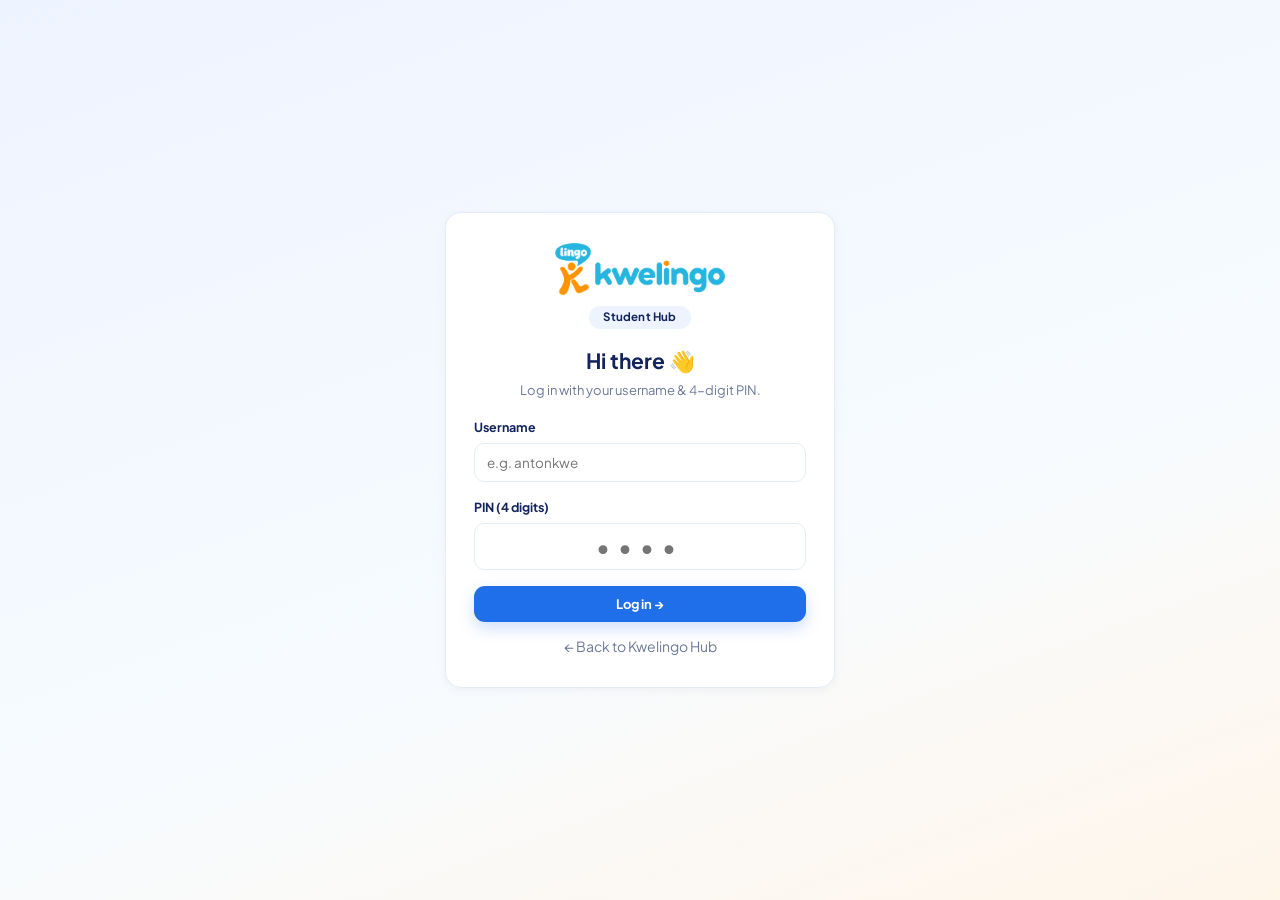
<file: student.html>
<!DOCTYPE html>
<html lang="en">
<head>
<meta charset="UTF-8">
<meta name="viewport" content="width=device-width, initial-scale=1.0">
<title>Student Hub — Kwelingo Academy</title>
<link rel="icon" href="assets/logo.png">
<link rel="manifest" href="manifest.json">
<meta name="theme-color" content="#1F6FEB">
<link rel="apple-touch-icon" href="assets/icon-192.png">
<link rel="stylesheet" href="assets/style.css?v=20261124">
<style>
  .welcome h1{font-size:28px}
  .quote{display:flex;align-items:center;gap:10px;background:#EAF7EE;border-radius:999px;padding:8px 18px 8px 10px;font-size:13px;color:#1E5E36;font-weight:600;font-style:italic}
  .quote span{font-size:24px;font-style:normal}
  .row2{display:grid;grid-template-columns:minmax(0,1fr) 340px;gap:18px;align-items:start}
  .row3{display:grid;grid-template-columns:330px minmax(0,1fr) 300px;gap:16px;align-items:start}
  .classhero{display:flex;gap:16px;align-items:center;background:linear-gradient(120deg,#EEF4FF,#F7FBFF);border-radius:16px;padding:18px 20px;margin-bottom:16px;flex-wrap:wrap}
  .classhero .bk{width:58px;height:58px;border-radius:14px;background:#fff;display:flex;align-items:center;justify-content:center;font-size:28px;box-shadow:0 4px 12px rgba(31,111,235,.12)}
  .classhero h2{color:var(--navy);font-size:19px}.classhero small{color:var(--muted);font-size:13px;display:block}
  .seg2{display:inline-flex;background:#EEF2F8;border-radius:12px;padding:4px;margin-bottom:14px}
  .seg2 button{border:0;background:none;padding:9px 22px;border-radius:9px;font-weight:700;font-size:13px;color:#5B6680;cursor:pointer}
  .seg2 button.on{background:var(--blue);color:#fff}
  .datebox{width:58px;border-radius:12px;background:#F1F5FC;text-align:center;padding:6px 0;flex-shrink:0;line-height:1.15}
  .datebox small{display:block;font-size:10.5px;font-weight:800;color:var(--muted)}.datebox b{font-size:20px;color:var(--navy);display:block}
  .up-line{display:flex;gap:14px;align-items:center;padding:10px 4px;border-bottom:1px solid var(--line)}
  .up-line:last-child{border-bottom:0}
  .up-line b{color:var(--navy);font-size:13.5px;display:block}.up-line small{color:var(--muted);font-size:12px}
  .mcal2{display:grid;grid-template-columns:repeat(7,1fr);gap:4px;text-align:center;font-size:12px}
  .mcal2 .dh{font-weight:700;color:var(--muted);font-size:11px;padding:4px 0}
  .mcal2 .d{height:32px;display:flex;align-items:center;justify-content:center;border-radius:50%;font-weight:600;color:#3C4A6B;cursor:default;margin:0 auto;width:32px}
  .mcal2 .d.p{background:#22A06B;color:#fff}.mcal2 .d.a{background:#E5E9F0;color:#5B6680}.mcal2 .d.e{background:#F5B83D;color:#fff}.mcal2 .d.u{border:2px solid #9CC3FF}.mcal2 .d.t{background:var(--blue);color:#fff}
  .mcal2 .d.w{background:#22A06B;color:#fff;cursor:pointer}.mcal2 .d.s{background:var(--blue);color:#fff}.mcal2 .d.c{border:1.5px dashed #B9C6DD;cursor:pointer}
  .act-line{display:flex;gap:12px;padding:9px 0}
  .act-line .ic{width:34px;height:34px;border-radius:50%;display:flex;align-items:center;justify-content:center;flex-shrink:0;font-size:15px}
  .act-line b{font-size:13px;color:var(--navy);display:block;font-weight:600}.act-line small{font-size:11.5px;color:var(--muted)}
  .prompt2{display:flex;gap:14px;padding:16px 0;border-bottom:1px solid var(--line)}
  .prompt2 .pi{width:46px;height:46px;border-radius:50%;display:flex;align-items:center;justify-content:center;font-size:21px;flex-shrink:0}
  .prompt2 b{color:var(--navy);font-size:15px}.prompt2 .h{font-size:12.5px;color:var(--muted);margin-bottom:8px}
  .prompt2 textarea{width:100%;min-height:84px;border:1.5px solid var(--line);border-radius:12px;padding:10px 12px;font-size:13.5px;resize:vertical}
  .prompt2 .cnt{text-align:right;font-size:11px;color:var(--muted)}
  .tcard{border:1.5px solid var(--line);border-radius:14px;padding:12px 14px;display:flex;gap:12px;align-items:center;cursor:pointer;background:#fff;margin-bottom:10px}
  .tcard:hover,.tcard.sel{border-color:#9DBBF3;box-shadow:0 0 0 3px rgba(31,111,235,.08)}
  .tcard .ic{width:42px;height:42px;border-radius:12px;display:flex;align-items:center;justify-content:center;font-size:19px;flex-shrink:0}
  .tcard b{color:var(--navy);font-size:13.5px;display:block}.tcard small{color:var(--muted);font-size:11.5px;display:block}
  .chip-row{display:flex;gap:6px;flex-wrap:wrap;margin-bottom:12px}
  .chip-row button{border:1.5px solid var(--line);background:#fff;border-radius:9px;padding:6px 13px;font-size:12px;font-weight:700;color:#5B6680;cursor:pointer}
  .chip-row button.on{border-color:var(--blue);color:var(--blue);background:#F4F8FF}
  .methods{display:grid;grid-template-columns:repeat(4,1fr);gap:6px;margin-bottom:10px}
  .methods button{border:1.5px solid var(--line);background:#fff;border-radius:10px;padding:9px 4px;font-size:12px;font-weight:700;color:#5B6680;cursor:pointer}
  .methods button.on{border-color:var(--blue);color:var(--blue);background:#F4F8FF}
  .recbox{border:1.5px dashed #9CC3FF;background:#F4F8FF;border-radius:14px;padding:18px;text-align:center}
  .recbtn{width:58px;height:58px;border-radius:50%;border:0;background:var(--blue);color:#fff;font-size:24px;cursor:pointer;box-shadow:0 6px 16px rgba(31,111,235,.3)}
  .recbtn.on{background:var(--red);animation:pulse 1.2s infinite}
  @keyframes pulse{0%{box-shadow:0 0 0 0 rgba(229,72,77,.45)}100%{box-shadow:0 0 0 16px rgba(229,72,77,0)}}
  .qopt2{display:flex;gap:12px;align-items:center;border:1.5px solid var(--line);border-radius:12px;padding:12px 14px;margin-bottom:10px;cursor:pointer;font-size:14px;background:#fff}
  .qopt2 .l{width:30px;height:30px;border-radius:50%;border:1.5px solid #C7D5EC;display:flex;align-items:center;justify-content:center;font-weight:800;font-size:12.5px;color:#5B6680;flex-shrink:0}
  .qopt2.on{border-color:var(--blue);background:#F4F8FF}.qopt2.on .l{background:var(--blue);border-color:var(--blue);color:#fff}
  .qopt2.ok{border-color:#22A06B;background:#EDF9F2}.qopt2.bad{border-color:#E5484D;background:#FDEEEE}
  .qnav{display:grid;grid-template-columns:repeat(5,1fr);gap:8px}
  .qnav button{height:38px;border-radius:9px;border:1.5px solid var(--line);background:#fff;font-weight:800;color:#5B6680;cursor:pointer}
  .qnav button.ans{background:#22A06B;border-color:#22A06B;color:#fff}.qnav button.cur{border-color:var(--blue);color:var(--blue)}
  .timer{display:flex;gap:10px;align-items:center;background:#F1F6FF;border-radius:12px;padding:8px 14px}
  .timer b{font-size:22px;color:var(--navy)}.timer.low{background:#FDECEC}.timer.low b{color:var(--red)}
  .cd{display:grid;grid-template-columns:repeat(4,1fr);gap:6px;background:#FDF1F2;border-radius:12px;padding:10px;text-align:center}
  .cd b{display:block;font-size:20px;color:#C2364A}.cd small{font-size:10.5px;color:var(--muted)}
  .chk{display:flex;gap:10px;align-items:center;font-size:13px;padding:5px 0;cursor:pointer}
  .chk input{width:18px;height:18px;accent-color:#22A06B}
  .unit{border:1px solid var(--line);border-radius:12px;margin-bottom:10px;overflow:hidden;background:#fff}
  .unit>.uh{display:flex;justify-content:space-between;align-items:center;padding:13px 16px;background:#F5F8FD;cursor:pointer;font-weight:800;color:var(--navy);font-size:14px}
  .unit .ub{padding:4px 16px}.unit.closed .ub{display:none}
  .file-row{display:flex;gap:12px;align-items:center;padding:10px 0;border-bottom:1px solid var(--line)}.file-row:last-child{border-bottom:0}
  .file-row b{color:var(--navy);font-size:13.5px;display:block}.file-row small{color:var(--muted);font-size:12px}
  .file-ic{width:36px;height:36px;border-radius:9px;background:#FDECEC;color:var(--red);display:inline-flex;align-items:center;justify-content:center;font-size:11px;font-weight:800;flex-shrink:0}
  .ann2{display:flex;gap:16px;padding:16px 18px;border-radius:14px;border:1px solid var(--line);margin-bottom:12px;background:#fff}
  .ann2 .ai{width:48px;height:48px;border-radius:12px;display:flex;align-items:center;justify-content:center;font-size:21px;flex-shrink:0}
  .ann2 h4{color:var(--navy);font-size:15px;margin:4px 0 2px}.ann2 p{color:#46557A;font-size:13px;white-space:pre-line}
  .members .m{display:flex;gap:10px;align-items:center;padding:7px 0;font-size:13px;font-weight:600;color:var(--navy)}
  .members .m small{display:block;color:var(--muted);font-weight:500;font-size:11px}
  .reqtl{display:flex;flex-direction:column;gap:14px}
  .reqtl .s{display:flex;gap:10px}.reqtl .n{width:26px;height:26px;border-radius:50%;background:#E8EEF8;display:flex;align-items:center;justify-content:center;font-size:12px;flex-shrink:0;color:#7A88A6}
  .reqtl .s.done .n{background:#22A06B;color:#fff}.reqtl .s b{font-size:13px;color:var(--navy);display:block}.reqtl .s small{font-size:11.5px;color:var(--muted)}
  #hQuick{grid-template-columns:1fr 1fr;margin-top:0}
  .lb-mini{display:flex;justify-content:space-between;padding:6px 0;font-size:13px;border-bottom:1px dashed var(--line)}
  @media(max-width:1280px){.row3{grid-template-columns:300px minmax(0,1fr)}.row3>.r3side{grid-column:1/-1}}
  @media(max-width:1100px){.row2{grid-template-columns:minmax(0,1fr)}}
  @media(max-width:1100px){.row2[style]{grid-template-columns:minmax(0,1fr)!important}}
  @media(max-width:900px){.row3,.row3[style]{grid-template-columns:minmax(0,1fr)!important}.view .grid[style*="grid-template-columns"]{grid-template-columns:minmax(0,1fr)!important}}
  @media(max-width:768px){.methods{grid-template-columns:repeat(2,1fr)}.quote{display:none}#view-requests .page-head{flex-wrap:wrap}}
</style>
</head>
<body>

<!-- ===== LOGIN ===== -->
<div id="loginGate" style="position:fixed;inset:0;z-index:500;background:linear-gradient(160deg,#EEF4FF 0%,#F7FBFF 60%,#FFF6EA 100%);display:flex;align-items:center;justify-content:center;padding:20px">
  <div class="card card-pad" style="max-width:390px;width:100%;text-align:center;padding:30px 28px">
    <img src="assets/logo-h.png" onerror="this.src='assets/logo.png'" alt="Kwelingo Academy" style="height:52px;margin:0 auto 10px">
    <span class="ls-sub" style="display:inline-block;margin-bottom:16px">Student Hub</span>
    <h2 style="color:var(--navy);font-size:21px;margin-bottom:4px">Hi there 👋</h2>
    <p class="text-muted" style="font-size:13px;margin-bottom:18px">Log in with your username &amp; 4-digit PIN.</p>
    <div class="field" style="text-align:left"><label>Username</label><input id="lgName" autocomplete="off" placeholder="e.g. antonkwe" onkeydown="if(event.key==='Enter')doLogin()"></div>
    <div class="field" style="text-align:left"><label>PIN (4 digits)</label><input id="lgPin" maxlength="4" inputmode="numeric" type="password" placeholder="••••" style="letter-spacing:8px;text-align:center;font-size:20px;font-weight:800" onkeydown="if(event.key==='Enter')doLogin()"></div>
    <button class="btn btn-primary btn-block" onclick="doLogin()">Log in →</button>
    <div class="help" id="lgErr" style="color:var(--red);margin-top:10px;font-weight:600"></div>
    <div class="help" style="margin-top:14px"><a href="portal.html" style="color:var(--muted)">← Back to Kwelingo Hub</a></div>
  </div>
</div>

<div class="app">
  <aside class="sidebar">
    <div class="sidebar-head" id="logo"></div>
    <nav class="nav">
      <a data-view="home" class="active"><span class="ic">🏠</span> Home</a>
      <a data-view="learning"><span class="ic">📚</span> My Learning</a>
      <a data-view="diary"><span class="ic">📔</span> My Learning Diary</a>
      <a data-view="practice"><span class="ic">📝</span> Extended Practice <span class="nav-dot" id="prDot" style="display:none"></span></a>
      <a data-view="quizzes"><span class="ic">🏆</span> Quizzes <span class="nav-dot" id="qzDot" style="display:none"></span></a>
      <a data-view="projects"><span class="ic">🗂️</span> Projects</a>
      <a data-view="materials"><span class="ic">📁</span> Learning Materials</a>
      <a data-view="reports"><span class="ic">📄</span> Monthly Reports</a>
      <a data-view="certs"><span class="ic">🏅</span> Certificates</a>
      <a data-view="requests"><span class="ic">🔄</span> Requests</a>
      <a data-view="lounge"><span class="ic">💬</span> Kwelingo Lounge</a>
      <a data-view="announce"><span class="ic">📣</span> Announcements <span class="nav-dot" id="anDot" style="display:none"></span></a>
      <a data-view="messages"><span class="ic">✉️</span> Messages <span class="nav-dot" id="msDot" style="display:none"></span></a>
      <a data-view="account"><span class="ic">⚙️</span> Account Settings</a>
      <div class="divider"></div>
      <a onclick="logout()"><span class="ic">🚪</span> Log out</a>
    </nav>
    <div class="sidebar-help" onclick="openAdminChat()"><span style="font-size:22px">💬</span><div><b>Need help?</b><small>Contact our team</small></div><span class="chev" style="margin-left:auto">›</span></div>
  </aside>
  <div class="backdrop" onclick="toggleSidebar()"></div>

  <div class="main">
    <div class="topbar">
      <button class="hamburger" onclick="toggleSidebar()">☰</button>
      <div class="spacer"></div>
      <div class="bell" onclick="go('announce')" title="Notifications">🔔<span class="dot" id="bellDot" style="display:none"></span></div>
      <div class="me" onclick="go('account')" style="cursor:pointer"><div class="who"><span id="meName">Student</span><small id="meSub"></small></div><div class="avatar" id="meAv">S</div></div>
    </div>

    <div class="content">

      <!-- ===== HOME ===== -->
      <section class="view" id="view-home">
        <div class="page-head welcome"><div><h1 id="hi">Hello!</h1><div class="sub">Here's what's coming up for you.</div></div><div class="quote"><span>🌱</span>“Small steps every day.”</div></div>
        <div class="grid grid-4" style="margin-bottom:18px">
          <div class="stat tint-blue" style="cursor:pointer" onclick="go('learning')"><div class="stat-row"><div class="icon">📅</div><div><div class="lbl">Next Class</div><div class="val" style="font-size:17px" id="hNext">–</div><small class="text-muted" id="hNextT"></small></div></div></div>
          <div class="stat tint-green" style="cursor:pointer" onclick="go('learning')"><div class="stat-row"><div class="icon">✅</div><div><div class="lbl">Attendance</div><div class="val" id="hAtt">–</div><small class="text-muted" id="hAttT"></small></div></div></div>
          <div class="stat tint-amber" style="cursor:pointer" onclick="go('practice')"><div class="stat-row"><div class="icon">📝</div><div><div class="lbl">Tasks To Do</div><div class="val" id="hTasks">0</div><small class="text-muted">Extended practice &amp; projects</small></div></div></div>
          <div class="stat tint-purple" style="cursor:pointer" onclick="go('quizzes')"><div class="stat-row"><div class="icon">🏆</div><div><div class="lbl">Quiz Points</div><div class="val" id="hPts">0</div><small class="text-muted" id="hRank"></small></div></div></div>
        </div>
        <div class="row2">
          <div>
            <div class="card card-pad" style="margin-bottom:18px"><div class="card-title">📅 Upcoming Classes <span class="more" onclick="go('learning')">View all →</span></div><div id="hUp"></div></div>
            <div class="card card-pad"><div class="card-title">⏰ Upcoming Deadlines <span class="more" onclick="go('practice')">View all →</span></div><div id="hDue"></div></div>
          </div>
          <div>
            <div class="card card-pad" style="margin-bottom:18px"><div class="card-title">📣 Announcements <span class="more" onclick="go('announce')">View all →</span></div><div id="hAnn"></div></div>
            <div class="card card-pad"><div class="card-title">⚡ Quick Links</div><div class="quick-links" id="hQuick"></div></div>
          </div>
        </div>
      </section>

      <!-- ===== MY LEARNING ===== -->
      <section class="view hide" id="view-learning">
        <div class="page-head"><div class="ph-left"><div class="ph-ic">📚</div><div><h1>My Learning</h1><div class="sub">Here's your class overview, upcoming schedule, and attendance. Keep going!</div></div></div>
          <select id="lnClass" onchange="renderLearning()" style="padding:9px 12px;border:1.5px solid var(--line);border-radius:10px"></select></div>
        <div class="row2">
          <div>
            <div class="classhero" id="lnHero"></div>
            <div class="seg2"><button id="lnT1" class="on" onclick="LN_TAB='class';renderLearning()">My Class</button><button id="lnT2" onclick="LN_TAB='sessions';renderLearning()">Class Sessions</button></div>
            <div id="lnBody"></div>
          </div>
          <div>
            <div class="card card-pad" style="margin-bottom:16px"><div class="card-title">✅ Attendance</div><div class="donut-row" id="lnDonut"></div>
              <div style="display:flex;justify-content:space-between;align-items:center;margin:16px 0 8px"><b style="color:var(--navy)" id="lnCalT"></b><span><button class="btn btn-ghost btn-sm" onclick="LN_CAL=shiftMonth(LN_CAL,-1);drawLnCal()">‹</button><button class="btn btn-ghost btn-sm" onclick="LN_CAL=shiftMonth(LN_CAL,1);drawLnCal()">›</button></span></div>
              <div class="mcal2" id="lnCal"></div>
              <div style="display:flex;gap:12px;flex-wrap:wrap;font-size:11.5px;color:var(--muted);margin-top:10px"><span>🟢 Present</span><span>🟡 Sick/Excused</span><span>⚪ Absent</span><span>⭕ Upcoming</span></div></div>
            <div class="card card-pad"><div class="card-title">🕘 Recent Class Activity</div><div id="lnAct"></div></div>
          </div>
        </div>
      </section>

      <!-- ===== DIARY ===== -->
      <section class="view hide" id="view-diary">
        <div class="page-head"><div class="ph-left"><div class="ph-ic">📔</div><div><h1>My Learning Diary</h1><div class="sub">Write about your learning, what you find challenging, and how you will improve.</div></div></div><div class="quote"><span>🌱</span>“Reflection helps you grow.”</div></div>
        <div class="row2">
          <div class="card card-pad">
            <div style="display:flex;justify-content:space-between;align-items:center;gap:12px;flex-wrap:wrap;padding-bottom:12px;border-bottom:1px solid var(--line)"><div><b style="color:var(--navy)">Select a Class Date</b><div class="text-muted" style="font-size:12.5px">Choose the class session you want to write about.</div></div>
              <select id="dyDate" onchange="loadDiaryForm()" style="padding:10px 12px;border:1.5px solid var(--line);border-radius:10px;min-width:280px"></select></div>
            <div id="dyComment"></div>
            <div class="prompt2"><div class="pi" style="background:#FFF6DB">💡</div><div style="flex:1"><b>What did I learn today?</b><div class="h">Write about the new words, expressions, skills, or topics you learned in this class.</div><textarea id="dyL" maxlength="500" oninput="dyCount(this)" placeholder="For example: I learned how to talk about daily routines using the present simple…"></textarea><div class="cnt">0/500</div></div></div>
            <div class="prompt2"><div class="pi" style="background:#FDECEF">🎯</div><div style="flex:1"><b>What did I struggle with?</b><div class="h">Write about anything you found difficult or confusing.</div><textarea id="dyS" maxlength="500" oninput="dyCount(this)" placeholder="For example: I still find it difficult to use the correct form of verbs…"></textarea><div class="cnt">0/500</div></div></div>
            <div class="prompt2" style="border-bottom:0"><div class="pi" style="background:#EEF4FF">⚙️</div><div style="flex:1"><b>How will I resolve it?</b><div class="h">Write your plan for improvement. What will you do next?</div><textarea id="dyR" maxlength="500" oninput="dyCount(this)" placeholder="For example: I will review my notes, do more practice exercises, and ask my teacher for more examples…"></textarea><div class="cnt">0/500</div></div></div>
            <div style="display:flex;justify-content:flex-end;gap:10px;flex-wrap:wrap"><button class="btn btn-outline" onclick="saveDiary(true)">Save as Draft</button><button class="btn btn-primary" onclick="saveDiary(false)">Save Entry</button></div>
          </div>
          <div>
            <div class="card card-pad" style="margin-bottom:16px"><div style="display:flex;justify-content:space-between;align-items:center;margin-bottom:8px"><b style="color:var(--navy)">Diary Calendar</b><span><button class="btn btn-ghost btn-sm" onclick="DY_CAL=shiftMonth(DY_CAL,-1);drawDyCal()">‹</button><b id="dyCalT" style="font-size:12.5px;color:var(--navy)"></b><button class="btn btn-ghost btn-sm" onclick="DY_CAL=shiftMonth(DY_CAL,1);drawDyCal()">›</button></span></div>
              <div class="mcal2" id="dyCal"></div><div style="display:flex;gap:12px;flex-wrap:wrap;font-size:11.5px;color:var(--muted);margin-top:10px"><span>🟢 Diary written</span><span>🔵 Selected</span><span>⭕ Class – no entry</span></div></div>
            <div class="card card-pad"><div class="card-title">My Diary Entries</div><div id="dyList"></div></div>
          </div>
        </div>
      </section>

      <!-- ===== EXTENDED PRACTICE ===== -->
      <section class="view hide" id="view-practice">
        <div class="page-head"><div class="ph-left"><div class="ph-ic">📝</div><div><h1>Extended Practice</h1><div class="sub">Complete your tasks, practise what you've learned, and build your skills.</div></div></div><div class="quote"><span>🌱</span>“Practice today, progress tomorrow.”</div></div>
        <div class="row3">
          <div>
            <div class="seg2" id="epTabs"></div>
            <div class="chip-row" id="epChips"></div>
            <div id="epList"></div>
          </div>
          <div class="card card-pad" id="epDetail"></div>
          <div class="r3side">
            <div class="card card-pad" style="margin-bottom:16px"><div class="card-title">Your Progress</div><div class="donut-row" id="epProg"></div></div>
            <div class="card card-pad" style="margin-bottom:16px"><div class="card-title">Upcoming Deadlines</div><div id="epDue"></div></div>
            <div class="card card-pad"><div class="card-title">Recent Submissions</div><div id="epRecent"></div></div>
          </div>
        </div>
      </section>

      <!-- ===== QUIZZES ===== -->
      <section class="view hide" id="view-quizzes">
        <div class="page-head"><div class="ph-left"><div class="ph-ic">🏆</div><div><h1>Quizzes</h1><div class="sub">Check your understanding and see how much you have learned.</div></div></div><div class="quote"><span>💡</span>“Small quizzes lead to big progress.”</div></div>
        <div class="seg2" id="qzTabs"></div>
        <div class="row3">
          <div id="qzList"></div>
          <div class="card card-pad" id="qzMain"></div>
          <div class="r3side" id="qzSide"></div>
        </div>
      </section>

      <!-- ===== PROJECTS ===== -->
      <section class="view hide" id="view-projects">
        <div class="page-head"><div class="ph-left"><div class="ph-ic">🗂️</div><div><h1>Projects</h1><div class="sub">Show what you've learned through real-life tasks and bigger assignments.</div></div></div><div class="quote"><span>🏁</span>“Turn your learning into real-world skills.”</div></div>
        <div id="pjBody"></div>
      </section>

      <!-- ===== MATERIALS ===== -->
      <section class="view hide" id="view-materials">
        <div class="page-head"><div class="ph-left"><div class="ph-ic">📁</div><div><h1>Learning Materials</h1><div class="sub">Download handouts and other learning resources for your class.</div></div></div><div class="quote"><span>📚</span>“All your class materials in one place.”</div></div>
        <div class="card card-pad" style="margin-bottom:16px;display:flex;gap:12px;align-items:center;flex-wrap:wrap"><b style="color:var(--navy)">Select Your Class</b><select id="mtClass" onchange="renderMaterials()" style="padding:9px 12px;border:1.5px solid var(--line);border-radius:10px;min-width:260px"></select></div>
        <div id="mtBody"></div>
      </section>

      <!-- ===== MONTHLY REPORTS ===== -->
      <section class="view hide" id="view-reports">
        <div class="page-head"><div class="ph-left"><div class="ph-ic">📄</div><div><h1>Monthly Reports</h1><div class="sub">View and download your monthly learning reports. Select your program and month to access the report.</div></div></div></div>
        <div class="card card-pad" style="margin-bottom:16px"><div class="field-row" style="margin:0"><div class="field" style="margin:0"><label>Program</label><select id="rpProg" onchange="renderReports()"></select></div><div class="field" style="margin:0"><label>Month</label><select id="rpMonth" onchange="renderReports()"></select></div></div></div>
        <div class="card"><div class="table-wrap"><table class="tbl"><thead><tr><th>Month</th><th>Program</th><th>Report</th><th></th></tr></thead><tbody id="rpBody"></tbody></table></div></div>
      </section>

      <!-- ===== CERTIFICATES ===== -->
      <section class="view hide" id="view-certs">
        <div class="page-head"><div class="ph-left"><div class="ph-ic">🏅</div><div><h1>Certificates</h1><div class="sub">View and download your certificates.</div></div></div></div>
        <div class="card card-pad" style="margin-bottom:16px;max-width:420px"><div class="field" style="margin:0"><label>Program</label><select id="ceProg" onchange="renderCerts()"></select></div></div>
        <div class="card"><div class="table-wrap"><table class="tbl"><thead><tr><th>Certificate</th><th>Program / Level</th><th>Issue Date</th><th>Action</th></tr></thead><tbody id="ceBody"></tbody></table></div></div>
        <div class="card card-pad mt-16" id="ceProgress"></div>
      </section>

      <!-- ===== REQUESTS ===== -->
      <section class="view hide" id="view-requests">
        <div class="page-head"><div class="ph-left"><div class="ph-ic">🔄</div><div><h1>Requests</h1><div class="sub">Submit and track your reschedule or recovery class requests.</div></div></div>
          <div style="display:flex;gap:8px;flex-wrap:wrap"><button class="btn btn-primary" onclick="openNewReq('reschedule')">＋ Reschedule</button><button class="btn btn-outline" onclick="openNewReq('recovery')">＋ Recovery Class</button></div></div>
        <div class="row2" style="grid-template-columns:minmax(0,1fr) 380px" id="rqWrap">
          <div class="card"><div class="card-pad" style="padding-bottom:6px;display:flex;justify-content:space-between;gap:10px;flex-wrap:wrap;align-items:center"><div class="card-title" style="margin:0">My Requests</div>
            <div style="display:flex;gap:8px"><select id="rqType" onchange="renderRequests()" style="padding:8px 10px;border:1.5px solid var(--line);border-radius:9px"><option value="">All Types</option><option value="reschedule">Reschedule</option><option value="recovery">Recovery</option></select><select id="rqStat" onchange="renderRequests()" style="padding:8px 10px;border:1.5px solid var(--line);border-radius:9px"><option value="">All Statuses</option><option value="pending">Pending</option><option value="approved">Approved</option><option value="rejected">Rejected</option></select></div></div>
            <div class="table-wrap"><table class="tbl"><thead><tr><th>Date Submitted</th><th>Type</th><th>Class</th><th>Original Session</th><th>New Date / Notes</th><th>Status</th><th></th></tr></thead><tbody id="rqBody"></tbody></table></div></div>
          <div class="card card-pad" id="rqSide"></div>
        </div>
      </section>

      <!-- ===== LOUNGE ===== -->
      <section class="view hide" id="view-lounge">
        <div class="page-head"><div class="ph-left"><div class="ph-ic">💬</div><div><h1>Kwelingo Lounge</h1><div class="sub">Talk, share, and practise with your classmates.</div></div></div></div>
        <div class="card card-pad" style="margin-bottom:16px;display:flex;gap:12px;align-items:center;flex-wrap:wrap"><b style="color:var(--navy)">Select Your Class</b><select id="lgClass" onchange="renderLounge()" style="padding:9px 12px;border:1.5px solid var(--line);border-radius:10px;min-width:260px"></select></div>
        <div class="row2" style="grid-template-columns:minmax(0,1fr) 280px">
          <div class="card chatbox"><div class="card-pad" style="padding:14px 18px;border-bottom:1px solid var(--line)"><b style="color:var(--navy)" id="lgName2">Class</b><div class="text-muted" style="font-size:12px" id="lgSub"></div></div>
            <div class="feed" id="lgFeed"></div>
            <div class="send"><input id="lgMsg" placeholder="Type a message…" onkeydown="if(event.key==='Enter')sendLounge()"><button class="btn btn-primary" onclick="sendLounge()">➤</button></div></div>
          <div class="card card-pad"><div class="card-title">Class Members</div><div class="members" id="lgMembers"></div><div class="note-band mt-16" style="font-size:12px">🙂 Be kind and practise in English (or your target language)! Messages are visible to your class and teacher.</div></div>
        </div>
      </section>

      <!-- ===== ANNOUNCEMENTS ===== -->
      <section class="view hide" id="view-announce">
        <div class="page-head"><div class="ph-left"><div class="ph-ic">📣</div><div><h1>Announcements</h1><div class="sub">Important updates and information for your class.</div></div></div>
          <select id="anClass" onchange="renderAnnounce()" style="padding:9px 12px;border:1.5px solid var(--line);border-radius:10px"></select></div>
        <div id="anList"></div>
      </section>

      <!-- ===== MESSAGES ===== -->
      <section class="view hide" id="view-messages">
        <div class="page-head"><div class="ph-left"><div class="ph-ic">✉️</div><div><h1>Messages</h1><div class="sub">Chat with your teacher or our admin team.</div></div></div></div>
        <div class="row3" style="grid-template-columns:300px minmax(0,1fr) 280px">
          <div class="card card-pad" style="padding:12px"><div class="chip-row" id="msTabs"></div><div id="msList"></div></div>
          <div class="card chatbox"><div class="card-pad" style="padding:14px 18px;border-bottom:1px solid var(--line);display:flex;align-items:center;gap:12px"><span class="av-sm" id="msAv">?</span><div><b style="color:var(--navy)" id="msName">Select a conversation</b><div class="text-muted" style="font-size:12px" id="msSub"></div></div></div>
            <div class="feed" id="msFeed"><div class="empty">Choose a conversation on the left.</div></div>
            <div class="send"><input id="msMsg" placeholder="Type a message…" onkeydown="if(event.key==='Enter')sendMsg()"><button class="btn btn-primary" onclick="sendMsg()">➤</button></div></div>
          <div class="r3side" id="msInfo"></div>
        </div>
      </section>

      <!-- ===== ACCOUNT ===== -->
      <section class="view hide" id="view-account">
        <div class="page-head"><div class="ph-left"><div class="ph-ic">⚙️</div><div><h1>Account Settings</h1><div class="sub">Your profile and login PIN.</div></div></div></div>
        <div class="grid grid-2" style="align-items:start">
          <div class="card card-pad"><div class="card-title">👤 Profile</div><div class="kv" id="acProfile"></div><div class="help mt-16">To change your details, please message the admin team.</div></div>
          <div class="card card-pad"><div class="card-title">🔒 Change PIN</div>
            <div class="field-row"><div class="field"><label>Current PIN</label><input id="acOld" type="password" maxlength="4" inputmode="numeric"></div><div class="field"><label>New PIN (4 digits)</label><input id="acNew" type="password" maxlength="4" inputmode="numeric"></div></div>
            <button class="btn btn-primary" onclick="changePin()">Update PIN</button></div>
        </div>
      </section>

      <div class="foot-note">© 2026 Kwelingo Academy · Student Hub</div>
    </div>
  </div>
</div>

<!-- ===== MODAL: NEW REQUEST ===== -->
<div class="modal-overlay" id="mReq">
  <div class="modal">
    <div class="modal-head"><h3>New Request</h3><button class="x" onclick="closeModal('mReq')">×</button></div>
    <div class="modal-body">
      <div class="seg2" style="width:100%"><button id="nrT1" style="flex:1" onclick="setReqType('reschedule')">Reschedule Request</button><button id="nrT2" style="flex:1" onclick="setReqType('recovery')">Recovery Class Request</button></div>
      <div class="note-band" id="nrInfo" style="font-size:12.5px;margin-bottom:12px"></div>
      <div class="field"><label>Class <span class="req">*</span></label><select id="nrClass" onchange="fillReqSessions()"></select></div>
      <div class="field" id="nrSesWrap"><label id="nrSesLbl">Session to Reschedule <span class="req">*</span></label><select id="nrSes"></select><div id="nrSesMulti" style="max-height:170px;overflow:auto;border:1.5px solid var(--line);border-radius:10px;padding:6px 10px;display:none"></div></div>
      <div class="field"><label>Reason <span class="req">*</span></label><select id="nrReason"><option>Illness</option><option>School exam / event</option><option>Family event</option><option>Travel</option><option>Other</option></select></div>
      <div class="field"><label>Additional Information (optional)</label><textarea id="nrNote" rows="2" placeholder="Add a note (e.g. doctor's note, travel, etc.)"></textarea></div>
      <div class="field-row"><div class="field"><label>Preferred New Date (optional)</label><input type="date" id="nrDate"></div><div class="field"><label>Preferred Time (optional)</label><input type="time" id="nrTime"></div></div>
    </div>
    <div class="modal-foot"><button class="btn btn-ghost" onclick="closeModal('mReq')">Cancel</button><button class="btn btn-primary" onclick="submitReq()">Submit Request</button></div>
  </div>
</div>

<!-- ===== MODAL: CLASS RATING ===== -->
<div class="modal-overlay" id="mRate">
  <div class="modal">
    <div class="modal-head"><h3>⭐ Rate this class</h3><button class="x" onclick="closeModal('mRate')">×</button></div>
    <div class="modal-body">
      <input type="hidden" id="rtClass"><input type="hidden" id="rtTutor">
      <div class="note-band" id="rtInfo" style="font-size:12.5px;margin-bottom:10px"></div>
      <div id="rtRubric"></div>
      <div class="field mt-16"><label>What did you like?</label><textarea id="rtLiked" rows="2"></textarea></div>
      <div class="field"><label>What could be better?</label><textarea id="rtImprove" rows="2"></textarea></div>
      <div class="field"><label>Other comments</label><textarea id="rtComment" rows="2"></textarea></div>
    </div>
    <div class="modal-foot"><button class="btn btn-ghost" onclick="closeModal('mRate')">Cancel</button><button class="btn btn-primary" onclick="submitRating()">Send Rating</button></div>
  </div>
</div>

<!-- ===== MODAL: INFO ===== -->
<div class="modal-overlay" id="mInfo">
  <div class="modal wide">
    <div class="modal-head"><h3 id="ifTitle">Details</h3><button class="x" onclick="closeModal('mInfo')">×</button></div>
    <div class="modal-body" id="ifBody"></div>
    <div class="modal-foot"><button class="btn btn-ghost" onclick="closeModal('mInfo')">Close</button></div>
  </div>
</div>

<script src="assets/app.js?v=20261124"></script>
<script>
/* =====================================================================
   Student Hub (rev6)
   ===================================================================== */
document.getElementById('logo').innerHTML=logoBlock('Kwelingo Academy','Student Hub');
const TODAY=todayStr();
let ME=null, TUTORS=[], STU_NAMES={}, GROUPS=[], MYGROUPS=[], CLS=[], TASKS=[], QUIZZES=[], RESULTS=[], LB=[], DIARY=[], RES=[], DEVS=[], CERTS=[], ANN=[], RATINGS=[], CHATALL=[];
let CUR_VIEW='home';

/* ---------- helpers ---------- */
const tut=id=>TUTORS.find(t=>String(t.id)===String(id))||{id,nama:'Teacher'};
const grpById=id=>MYGROUPS.find(g=>String(g.id)===String(id))||GROUPS.find(g=>String(g.id)===String(id));
const grpIds=g=>String((g&&g.student_ids)||'').split(',').map(x=>x.trim()).filter(Boolean);
function gidOf(c){ if(c.group_id) return c.group_id; const g=MYGROUPS.find(g=>!g.pseudo&&String(g.tutor_id)===String(c.tutor_id)&&g.status!=='Completed'); return g?g.id:'stu:'+ME.id; }
function myClassRows(gid){ return CLS.filter(c=>gidOf(c)===gid); }
const isoLocal=d=>`${d.getFullYear()}-${String(d.getMonth()+1).padStart(2,'0')}-${String(d.getDate()).padStart(2,'0')}`;
const addDays=(iso,n)=>{ const d=new Date(iso+'T00:00:00'); d.setDate(d.getDate()+n); return isoLocal(d); };
const shiftMonth=(m,n)=>{ const [y,mm]=m.split('-').map(Number); const d=new Date(y,mm-1+n,1); return `${d.getFullYear()}-${String(d.getMonth()+1).padStart(2,'0')}`; };
function endTime(start,dur){ if(!start) return ''; const [h,m]=start.split(':').map(Number); const t=h*60+m+(Number(dur)||90); return String(Math.floor(t/60)%24).padStart(2,'0')+':'+String(t%60).padStart(2,'0'); }
function fmt12(t){ if(!t) return ''; let [h,m]=t.split(':').map(Number); const ap=h>=12?'PM':'AM'; h=h%12||12; return h+':'+String(m).padStart(2,'0')+' '+ap; }
const trng=(s,e,d)=>s?fmt12(s)+' – '+fmt12(e||endTime(s,d)):'-';
const dShort=iso=>iso?new Date(String(iso).slice(0,10)+'T00:00:00').toLocaleDateString('en-GB',{day:'numeric',month:'short',year:'numeric'}):'-';
const dLong=iso=>new Date(iso+'T00:00:00').toLocaleDateString('en-GB',{weekday:'short',day:'numeric',month:'short',year:'numeric'});
const dtShort=ts=>{ if(!ts) return '-'; const d=new Date(ts); return isNaN(d)?dShort(ts):d.toLocaleDateString('en-GB',{day:'numeric',month:'short',year:'numeric'})+', '+d.toLocaleTimeString('en-GB',{hour:'2-digit',minute:'2-digit'}); };
const dateBox=iso=>{ const d=new Date(iso+'T00:00:00'); return `<div class="datebox"><small>${d.toLocaleDateString('en-US',{weekday:'short'}).toUpperCase()}</small><b>${d.getDate()}</b><small>${d.toLocaleDateString('en-US',{month:'short'}).toUpperCase()}</small></div>`; };
const realRows=()=>CLS.filter(isSession);
const isProject=t=>['final_project','peer_case'].includes(t.type);
const visibleTask=t=>String(t.visible??'1')!=='0'&&t.visible!==false;
function tStat(t){ const s=taskStatus(t); if(s==='assigned'&&t.due_date&&t.due_date<TODAY) return 'overdue'; return s; }
const TS_BADGE={assigned:'<span class="badge badge-pending">To Do</span>',overdue:'<span class="badge badge-unpaid">Overdue</span>',submitted:'<span class="badge badge-active">Submitted</span>',graded:'<span class="badge badge-paid">Graded</span>'};
const TYPE_BG={speaking:'#FDECEF',voice_video:'#FDECEF',writing:'#EAF7EE',reading:'#FFF4DE',listening:'#F1ECFF',other:'#EEF2F8',assignment:'#EEF2F8',lesson_review:'#EEF2F8'};
function progLabel(g){ return g?(g.name||g.program||'Class'):'Class'; }

/* ---------- login ---------- */
(function(){ const q=new URLSearchParams(location.search); if(q.get('user')) document.getElementById('lgName').value=q.get('user'); })();
async function doLogin(){
  const user=document.getElementById('lgName').value.trim(), pin=document.getElementById('lgPin').value, err=document.getElementById('lgErr');
  if(!user){ err.textContent='Please enter your username first'; return; }
  if(!/^\d{4}$/.test(pin)){ err.textContent='PIN must be 4 digits'; return; }
  err.textContent='Checking…';
  try{ ME=await API.studentLogin(user,pin); if(!ME.username) ME.username=user;
    try{ sessionStorage.setItem('kw_stu',JSON.stringify({u:user,p:pin})); }catch(e){}
    document.getElementById('loginGate').style.display='none'; err.textContent='';
    await loadAll(); go('home'); }
  catch(e){ err.textContent=e.message||'Login failed'; }
}
function logout(){ try{ sessionStorage.removeItem('kw_stu'); }catch(e){} location.href='index.html'; }
(async function autoLogin(){ try{ const s=JSON.parse(sessionStorage.getItem('kw_stu')||'null'); if(s){ document.getElementById('lgName').value=s.u; document.getElementById('lgPin').value=s.p; await doLogin(); } }catch(e){} })();

async function loadAll(){
  const safe=p=>p.catch(()=>[]);
  let studs;
  [TUTORS,studs,GROUPS,CLS,TASKS,QUIZZES,RESULTS,LB,DIARY,RES,DEVS,CERTS,ANN,RATINGS]=await Promise.all([safe(API.getTutors()),safe(API.getStudents()),safe(API.getClassGroups()),safe(API.getClasses({student_id:ME.id})),
    safe(API.getTasks({student_id:ME.id})),safe(API.getQuizzes()),safe(API.getQuizResults({student_id:ME.id})),safe(API.getLeaderboard()),safe(API.getDiary({student_id:ME.id})),safe(API.getResources()),
    safe(API.list('dev_notes',{student_id:ME.id})),safe(API.list('certificates',{student_id:ME.id})),safe(API.getAnnouncements()),safe(API.getRatings({student_id:ME.id}))]); loadCertTemplate();
  [TUTORS,GROUPS,CLS,TASKS,QUIZZES,RESULTS,LB,DIARY,RES,DEVS,CERTS,ANN,RATINGS]=[TUTORS,GROUPS,CLS,TASKS,QUIZZES,RESULTS,LB,DIARY,RES,DEVS,CERTS,ANN,RATINGS].map(x=>x||[]);
  STU_NAMES={}; (studs||[]).forEach(s=>STU_NAMES[s.id]=s.nama);   // names only — nothing else kept
  TASKS=TASKS.filter(visibleTask);
  MYGROUPS=GROUPS.filter(g=>grpIds(g).includes(String(ME.id)));
  if(!MYGROUPS.length||CLS.some(c=>!c.group_id&&!MYGROUPS.some(g=>String(g.tutor_id)===String(c.tutor_id)))) MYGROUPS.push({id:'stu:'+ME.id,pseudo:true,name:(ME.program||'My Class')+(ME.level?' – '+ME.level:''),program:ME.program||'',level:ME.level||'',tutor_id:ME.tutor_id,student_ids:ME.id,total_sessions:32,min_cert:26,start_date:ME.start_date,room:'',status:'In progress'});
  MYGROUPS.sort((a,b)=>(a.status==='Completed')-(b.status==='Completed'));
  try{ CHATALL=(await API.getChat({}))||[]; }catch(e){ CHATALL=[]; }
  CHATALL=CHATALL.filter(m=>myRooms().includes(m.room));
  document.getElementById('meName').textContent=ME.nama||'Student';
  const g0=MYGROUPS[0]; document.getElementById('meSub').textContent=g0?((g0.program||'')+(g0.level?' · '+g0.level:'')):'Student';
  document.getElementById('meAv').textContent=initials(ME.nama||'S');
  const classSel=['lnClass','mtClass','lgClass','anClass'];
  classSel.forEach(id=>{ const el=document.getElementById(id); el.innerHTML=(id==='anClass'?'<option value="">All my classes</option>':'')+MYGROUPS.map(g=>`<option value="${esc(g.id)}">${esc(progLabel(g))}${g.status==='Completed'?' (completed)':''}</option>`).join(''); });
  refreshDots();
}
function myRooms(){ const r=[dmRoom('admin',ME.id)]; const tids=new Set(MYGROUPS.map(g=>g.tutor_id).filter(Boolean)); if(ME.tutor_id) tids.add(ME.tutor_id); CLS.forEach(c=>c.tutor_id&&tids.add(c.tutor_id)); tids.forEach(t=>r.push(dmRoom(ME.id,t))); MYGROUPS.forEach(g=>r.push('grp:'+g.id)); return r; }
function myAnn(){ const list=annFor(ANN,'student',ME,GROUPS); const legacy=ANN.filter(a=>a.class_group&&!a.audience&&a.class_group===ME.class_group); return [...new Map([...list,...legacy].map(a=>[a.id,a])).values()].sort((a,b)=>String(b.publish_at||b.created_at||b.date).localeCompare(String(a.publish_at||a.created_at||a.date))); }
function readSet(k){ try{ return JSON.parse(localStorage.getItem('kws_'+k+'_'+ME.id)||'{}'); }catch(e){ return {}; } }
function writeSet(k,v){ try{ localStorage.setItem('kws_'+k+'_'+ME.id,JSON.stringify(v)); }catch(e){} }
function refreshDots(){
  const set=(id,n)=>{const d=document.getElementById(id); if(d){ d.textContent=n; d.style.display=n?'inline-flex':'none'; }};
  const pr=TASKS.filter(t=>!isProject(t)&&tStat(t)==='assigned').length;
  const done=new Set(RESULTS.map(r=>r.quiz_id)); const qz=myQuizzes().filter(q=>!done.has(q.id)&&(!q.due_date||q.due_date>=TODAY)).length;
  const seen=readSet('ann'); const an=myAnn().filter(a=>!seen[a.id]).length;
  const rs=readSet('read'); let ms=0; const by={}; CHATALL.forEach(m=>{(by[m.room]=by[m.room]||[]).push(m);}); Object.entries(by).forEach(([room,l])=>{ if(room.startsWith('grp:')) return; const last=l[l.length-1]; if(last&&String(last.sender_id)!==String(ME.id)&&(rs[room]||0)<l.length) ms++; });
  set('prDot',pr); set('qzDot',qz); set('anDot',an); set('msDot',ms);
  const b=document.getElementById('bellDot'); b.textContent=an+ms; b.style.display=(an+ms)?'inline-block':'none';
  if(typeof refreshShellDots==='function') refreshShellDots();
}

/* ---------- nav ---------- */
const RENDER={home:renderHome,learning:renderLearning,diary:renderDiary,practice:renderPractice,quizzes:renderQuizzes,projects:renderProjects,materials:renderMaterials,reports:renderReports,certs:renderCerts,requests:renderRequests,lounge:renderLounge,announce:renderAnnounce,messages:renderMessages,account:renderAccount};
function go(v){
  CUR_VIEW=v;
  document.querySelectorAll('.nav a[data-view]').forEach(a=>a.classList.toggle('active',a.dataset.view===v));
  document.querySelectorAll('.view').forEach(s=>s.classList.toggle('hide',s.id!=='view-'+v));
  lgPoll.stop(); msPoll.stop(); if(v!=='quizzes') stopQuizTimer();
  try{ (RENDER[v]||(()=>{}))(); }catch(e){ console.error(e); }
  if(typeof _syncShell==='function') _syncShell(v);
  if(window.innerWidth<768) closeDrawer();
  window.scrollTo(0,0);
}
document.querySelectorAll('.nav a[data-view]').forEach(a=>a.addEventListener('click',()=>go(a.dataset.view)));

/* ============================== HOME ============================== */
function renderHome(){
  document.getElementById('hi').textContent=`Hello, ${(ME.nama||'').split(' ')[0]||'there'}! 👋`;
  const up=realRows().filter(c=>c.date>=TODAY).sort((a,b)=>(a.date+a.start_time).localeCompare(b.date+b.start_time));
  const nx=up[0]; document.getElementById('hNext').textContent=nx?(nx.date===TODAY?'Today':dShort(nx.date).replace(/ \d{4}$/,'')):'–'; document.getElementById('hNextT').textContent=nx?trng(nx.start_time,nx.end_time,nx.duration):'No upcoming class';
  const st=attendanceStats(CLS); document.getElementById('hAtt').textContent=st.counted?st.pct+'%':'–'; document.getElementById('hAttT').textContent=`${st.hadir} of ${st.counted} sessions attended`;
  document.getElementById('hTasks').textContent=TASKS.filter(t=>tStat(t)==='assigned').length;
  document.getElementById('hPts').textContent=RESULTS.reduce((a,r)=>a+(Number(r.score)||0),0);
  const rk=LB.findIndex(x=>String(x.student_id)===String(ME.id)); document.getElementById('hRank').textContent=rk>=0?`Rank #${rk+1} of ${LB.length}`:'Take a quiz to get ranked';
  document.getElementById('hUp').innerHTML=up.slice(0,4).map((c,i)=>{ const g=grpById(gidOf(c)); return `<div class="up-line">${dateBox(c.date)}<div style="flex:1"><b>${esc(c.topic||progLabel(g))}</b><small>${esc(trng(c.start_time,c.end_time,c.duration))} · ${esc(c.room||(c.type==='online'?'Online':'At School'))} · ${esc(tut(c.tutor_id).nama)}</small></div>${i===0?'<span class="badge badge-pending">Next Class</span>':(c.session_type==='recovery'?'<span class="badge badge-purple">Recovery</span>':'<span class="badge badge-active">Scheduled</span>')}</div>`; }).join('')||'<div class="empty">No upcoming classes.</div>';
  const due=TASKS.filter(t=>tStat(t)==='assigned').sort((a,b)=>String(a.due_date).localeCompare(String(b.due_date))).slice(0,3).map(t=>({ic:(TASK_TYPE_META[t.type]||{}).ic||'📝',t:t.title,d:t.due_date,go:isProject(t)?`PJ_SEL='${t.id}';go('projects')`:`EP_SEL='${t.id}';go('practice')`}));
  const done=new Set(RESULTS.map(r=>r.quiz_id)); myQuizzes().filter(q=>!done.has(q.id)&&q.due_date&&q.due_date>=TODAY).slice(0,2).forEach(q=>due.push({ic:'🏆',t:q.title,d:q.due_date,go:`QZ_SEL='${q.id}';go('quizzes')`}));
  due.sort((a,b)=>String(a.d).localeCompare(String(b.d)));
  document.getElementById('hDue').innerHTML=due.map(x=>`<div class="up-line" style="cursor:pointer" onclick="${x.go}"><span style="font-size:20px">${x.ic}</span><div style="flex:1"><b>${esc(x.t)}</b><small>Due ${esc(dShort(x.d))}</small></div><span class="chev">›</span></div>`).join('')||'<div class="empty">🎉 Nothing due — great job!</div>';
  document.getElementById('hAnn').innerHTML=myAnn().slice(0,3).map(a=>`<div class="up-line" style="cursor:pointer" onclick="go('announce')"><span style="font-size:20px">📣</span><div style="min-width:0"><b>${esc(a.title)}</b><small style="display:block;white-space:nowrap;overflow:hidden;text-overflow:ellipsis;max-width:240px">${esc(a.body||'')}</small></div></div>`).join('')||'<div class="empty">No announcements.</div>';
  document.getElementById('hQuick').innerHTML=[['📔','Write today\'s diary','diary'],['🔄','Request a reschedule','requests'],['📁','Learning materials','materials'],['📄','Monthly reports','reports']].map(([i,l,v])=>`<a class="qlink" onclick="go('${v}')"><span>${i}</span>${l}</a>`).join('');
}

/* ============================== MY LEARNING ============================== */
let LN_TAB='class', LN_CAL=TODAY.slice(0,7);
function renderLearning(){
  const gid=document.getElementById('lnClass').value||(MYGROUPS[0]||{}).id, g=grpById(gid)||{}; const rows=myClassRows(gid).filter(isSession).sort((a,b)=>(a.date+a.start_time).localeCompare(b.date+b.start_time));
  const total=Number(g.total_sessions)||32, done=rows.filter(c=>c.date<TODAY||c.status==='done').length, pct=Math.min(100,Math.round(done/total*100));
  const dates=rows.map(c=>c.date); const range=(g.start_date||dates[0])?`${dShort(g.start_date||dates[0])} – ${dShort(g.end_date||dates[dates.length-1]||'')}`:'';
  document.getElementById('lnHero').innerHTML=`<div class="bk">📖</div><div style="flex:1;min-width:200px"><h2>${esc(progLabel(g))}</h2><small>${esc(g.program||'')}${g.level?' · Level '+esc(g.level):''}${g.class_id&&!g.pseudo?' · '+esc(g.class_id):''}</small><small>${esc(range)}${g.tutor_id?' · '+esc(tut(g.tutor_id).nama):''}</small></div>
    <div style="min-width:220px"><div class="text-muted" style="font-size:12px">Overall Progress</div><b style="font-size:22px;color:var(--navy)">${pct}%</b> <small class="text-muted">(${done} of ${total} sessions)</small><div class="progress blue"><span style="width:${pct}%"></span></div></div>`;
  document.getElementById('lnT1').classList.toggle('on',LN_TAB==='class'); document.getElementById('lnT2').classList.toggle('on',LN_TAB==='sessions');
  const up=rows.filter(c=>c.date>=TODAY), next=up[0];
  if(LN_TAB==='class'){
    document.getElementById('lnBody').innerHTML=`<div class="card card-pad" style="margin-bottom:16px"><div class="card-title">Upcoming Class ${next?'<span class="badge badge-pending">Next Class</span>':''}</div>
      ${next?`<div style="display:flex;gap:16px;align-items:center;flex-wrap:wrap">${dateBox(next.date)}<div style="flex:1"><b style="color:var(--navy);font-size:16px">${esc(next.topic||progLabel(g))}</b><div class="text-muted" style="font-size:13px;margin-top:4px">🕘 ${esc(trng(next.start_time,next.end_time,next.duration))}<br>📍 ${esc(next.room||(next.type==='online'?'Online':'At School'))}<br>👩‍🏫 ${esc(tut(next.tutor_id).nama)}</div></div>
        <button class="btn btn-primary" onclick="viewSession('${esc(next.id)}')">View Class Details ›</button></div>`:'<div class="empty">No upcoming class scheduled.</div>'}</div>
      <div class="card card-pad"><div class="card-title">Upcoming Schedule <span class="more" onclick="LN_TAB='sessions';renderLearning()">View Full Schedule ›</span></div>
      ${up.slice(0,5).map((c,i)=>`<div class="up-line" style="cursor:pointer" onclick="viewSession('${esc(c.id)}')">${dateBox(c.date)}<div style="flex:1"><b>${esc(c.topic||progLabel(g))}</b><small>${esc(trng(c.start_time,c.end_time,c.duration))}</small></div>${i===0?'<span class="badge badge-pending">Next Class</span>':(c.orig_date?'<span class="badge badge-pending">Rescheduled</span>':'<span class="badge badge-active">Scheduled</span>')}<span class="chev">›</span></div>`).join('')||'<div class="empty">No upcoming sessions.</div>'}</div>`;
  } else {
    const all=myClassRows(gid).sort((a,b)=>b.date.localeCompare(a.date));
    document.getElementById('lnBody').innerHTML=`<div class="card"><div class="table-wrap"><table class="tbl"><thead><tr><th>Date</th><th>Time</th><th>Topic</th><th>Status</th><th>Attendance</th><th></th></tr></thead><tbody>${all.map(c=>{ const past=isSession(c)&&c.date<TODAY, rated=RATINGS.find(r=>String(r.class_id)===String(c.id));
      return `<tr><td style="white-space:nowrap">${esc(dShort(c.date))}</td><td style="white-space:nowrap">${esc(trng(c.start_time,c.end_time,c.duration))}</td><td>${esc(c.topic||'-')}</td><td>${statusBadge(c)}</td><td>${isSession(c)?attendBadgeFor(c):'-'}</td>
        <td style="white-space:nowrap"><button class="btn btn-ghost btn-sm" onclick="viewSession('${esc(c.id)}')">Details</button>${past?(rated?' '+starsHTML(rated.stars):` <button class="btn btn-outline btn-sm" onclick="openRate('${esc(c.id)}','${esc(c.tutor_id||'')}')">⭐ Rate</button>`):''}</td></tr>`; }).join('')||'<tr><td colspan="6" class="empty">No sessions yet.</td></tr>'}</tbody></table></div></div>`;
  }
  // attendance donut
  const st=attendanceStats(myClassRows(gid)), upc=rows.filter(c=>c.date>=TODAY).length; const tot=st.hadir+st.izin+st.alpa||1;
  const a1=st.hadir/tot*360, a2=a1+st.izin/tot*360;
  document.getElementById('lnDonut').innerHTML=`<div class="donut" style="background:conic-gradient(#22A06B 0deg ${a1}deg,#F5B83D ${a1}deg ${a2}deg,#D7DEEA ${a2}deg 360deg)"><div class="hole"><b>${st.counted?st.pct+'%':'–'}</b><small>${st.hadir} of ${st.counted}</small></div></div>
    <div class="legend"><span><i style="background:#22A06B"></i>Present <b style="margin-left:auto">${st.hadir}</b></span><span><i style="background:#F5B83D"></i>Sick / Excused <b style="margin-left:auto">${st.izin}</b></span><span><i style="background:#D7DEEA"></i>Absent <b style="margin-left:auto">${st.alpa}</b></span><span><i style="background:#fff;border:2px solid #9CC3FF"></i>Upcoming <b style="margin-left:auto">${upc}</b></span></div>`;
  drawLnCal();
  // activity
  const act=[];
  myClassRows(gid).filter(c=>c.date<=TODAY&&(c.attend==='hadir'||c.attend==='telat')).sort((a,b)=>b.date.localeCompare(a.date)).slice(0,2).forEach(c=>act.push(['✅','#EAF7EE',`You attended ${c.topic||'class'}`,c.date]));
  myClassRows(gid).filter(c=>c.material_url&&c.date<=TODAY).sort((a,b)=>b.date.localeCompare(a.date)).slice(0,1).forEach(c=>act.push(['📁','#FDECEF',`New handout: ${c.topic||'class material'}`,c.date]));
  myClassRows(gid).filter(c=>c.note&&c.date<=TODAY).sort((a,b)=>b.date.localeCompare(a.date)).slice(0,1).forEach(c=>act.push(['💬','#EEF4FF',`Teacher's note: ${c.note}`,c.date]));
  DIARY.filter(d=>d.teacher_comment).slice(-1).forEach(d=>act.push(['📔','#FFF4DE',`Teacher commented on your diary`,String(d.comment_at||d.class_date).slice(0,10)]));
  act.sort((a,b)=>String(b[3]).localeCompare(String(a[3])));
  document.getElementById('lnAct').innerHTML=act.slice(0,4).map(([ic,bg,t,d])=>`<div class="act-line"><div class="ic" style="background:${bg}">${ic}</div><div><b>${esc(t)}</b><small>${esc(dShort(d))}</small></div></div>`).join('')||'<div class="empty">No activity yet.</div>';
}
function drawLnCal(){
  const gid=document.getElementById('lnClass').value||(MYGROUPS[0]||{}).id; const rows=myClassRows(gid);
  document.getElementById('lnCalT').textContent=monthLabel(LN_CAL);
  const map={}; rows.forEach(c=>{ if(!isSession(c)) return; const a=c.attend||(c.date<TODAY?'hadir':''); map[c.date]=c.date>=TODAY?'u':({hadir:'p',telat:'p',sakit:'e',izin:'e',alpa:'a'}[a]||'u'); });
  document.getElementById('lnCal').innerHTML=miniCal(LN_CAL,d=>{ const k=map[d]; return `<div class="d ${k||''} ${d===TODAY&&!k?'t':''}" title="${k?esc(dShort(d)):''}">${Number(d.slice(8))}</div>`; });
}
function miniCal(month,cell){
  const first=new Date(month+'-01T00:00:00'), off=(first.getDay()+6)%7, days=new Date(first.getFullYear(),first.getMonth()+1,0).getDate();
  let h=['Mon','Tue','Wed','Thu','Fri','Sat','Sun'].map(d=>`<div class="dh">${d}</div>`).join('')+'<div></div>'.repeat(off);
  for(let i=1;i<=days;i++){ h+=cell(`${month}-${String(i).padStart(2,'0')}`); } return h;
}
function viewSession(id){
  const c=CLS.find(x=>String(x.id)===String(id)); if(!c) return; const g=grpById(gidOf(c));
  const mats=String(c.material_url||'').split(/\n|,(?=https?:)/).map(x=>x.trim()).filter(Boolean);
  document.getElementById('ifTitle').textContent=(c.topic||progLabel(g))+' — '+dShort(c.date);
  document.getElementById('ifBody').innerHTML=`<div class="kv" style="margin-bottom:12px"><span class="k">📅 Date</span><span class="v">${esc(dLong(c.date))}</span><span class="k">🕘 Time</span><span class="v">${esc(trng(c.start_time,c.end_time,c.duration))}</span><span class="k">📍 Place</span><span class="v">${esc(c.room||(c.type==='online'?'Online':'At School'))}</span><span class="k">👩‍🏫 Teacher</span><span class="v">${esc(tut(c.tutor_id).nama)}</span><span class="k">📚 Class</span><span class="v">${esc(progLabel(g))}</span><span class="k">Status</span><span class="v">${statusBadge(c)} ${isSession(c)?attendBadgeFor(c):''}</span></div>
    ${c.note?`<div class="note-band" style="margin-bottom:10px;white-space:pre-line">💬 <b>Teacher's note:</b> ${esc(c.note)}</div>`:''}
    ${mats.length?`<div style="margin-bottom:10px"><b style="color:var(--navy)">📎 Materials</b><br>${mats.map((m,i)=>`<a class="btn btn-outline btn-sm" style="margin:4px 4px 0 0" target="_blank" href="${esc(m)}">Material ${i+1}</a>`).join('')}</div>`:''}
    ${hasRec(c)?`<div><b style="color:var(--navy)">🎧 Recording</b><div style="margin-top:6px">${recCell(c)}</div></div>`:''}
    ${c.date>=TODAY&&isSession(c)?`<button class="btn btn-outline btn-sm mt-16" onclick="closeModal('mInfo');openNewReq('reschedule','${esc(c.id)}')">🔄 Request a reschedule</button>`:''}`;
  openModal('mInfo');
}
/* class rating */
let CUR_SCORES=[];
function paintRubric(){ document.getElementById('rtRubric').innerHTML=RATING_CATS.map((cat,ci)=>`<div style="display:flex;align-items:center;gap:8px;padding:7px 0;border-bottom:1px solid var(--line)"><div style="flex:1;font-size:13px;color:var(--navy)">${ci+1}. ${esc(cat)}</div><div>${[1,2,3,4,5].map(v=>`<span data-c="${ci}" data-v="${v}" style="cursor:pointer;font-size:22px;color:${v<=(CUR_SCORES[ci]||0)?'#F5B83D':'#D7DEEA'}">★</span>`).join('')}</div></div>`).join(''); }
document.getElementById('rtRubric').addEventListener('click',e=>{ const c=e.target.getAttribute('data-c'), v=e.target.getAttribute('data-v'); if(c!=null&&v!=null){ CUR_SCORES[+c]=+v; paintRubric(); } });
function openRate(cid,tid){ document.getElementById('rtClass').value=cid; document.getElementById('rtTutor').value=tid; CUR_SCORES=new Array(RATING_CATS.length).fill(0); ['rtLiked','rtImprove','rtComment'].forEach(i=>document.getElementById(i).value='');
  const c=CLS.find(x=>String(x.id)===String(cid))||{}; document.getElementById('rtInfo').innerHTML=`Class on <b>${esc(dShort(c.date))}</b> with <b>${esc(tut(tid).nama)}</b>`; paintRubric(); openModal('mRate'); }
async function submitRating(){
  if(CUR_SCORES.filter(v=>v>0).length<RATING_CATS.length){ toast('Please rate all '+RATING_CATS.length+' items','err'); return; }
  const avg=Math.round(CUR_SCORES.reduce((a,b)=>a+b,0)/CUR_SCORES.length);
  try{ await API.addRating({class_id:document.getElementById('rtClass').value,student_id:ME.id,tutor_id:document.getElementById('rtTutor').value,stars:avg,scores:JSON.stringify(CUR_SCORES),liked:document.getElementById('rtLiked').value,improve:document.getElementById('rtImprove').value,comment:document.getElementById('rtComment').value,student_name:ME.nama||''});
    closeModal('mRate'); toast('Thank you for your rating! ⭐','ok'); RATINGS=await API.getRatings({student_id:ME.id})||RATINGS; renderLearning(); }
  catch(e){ toast('Failed: '+(e.message||e),'err'); }
}

/* ============================== DIARY ============================== */
let DY_CAL=TODAY.slice(0,7);
const diaryOf=date=>DIARY.find(d=>d.author!=='guru'&&d.class_date===date);
function dyCount(t){ t.parentElement.querySelector('.cnt').textContent=t.value.length+'/500'; }
function renderDiary(){
  const ses=realRows().filter(c=>c.date<=TODAY).sort((a,b)=>b.date.localeCompare(a.date));
  const seen=new Set(); const opts=ses.filter(c=>{ if(seen.has(c.date)) return false; seen.add(c.date); return true; });
  const sel=document.getElementById('dyDate'), cur=sel.value;
  sel.innerHTML=opts.map(c=>`<option value="${esc(c.date)}">${esc(dLong(c.date))} · ${esc(trng(c.start_time,c.end_time,c.duration))} — ${esc(progLabel(grpById(gidOf(c))))}${diaryOf(c.date)?(diaryOf(c.date).draft==='1'?' ✏️ draft':' ✅'):''}</option>`).join('')||'<option value="">No past classes yet</option>';
  if(cur&&opts.some(c=>c.date===cur)) sel.value=cur;
  loadDiaryForm(); drawDyCal();
  const list=DIARY.filter(d=>d.author!=='guru'&&(d.learned||d.message)).sort((a,b)=>String(b.class_date||b.created_at).localeCompare(String(a.class_date||a.created_at)));
  document.getElementById('dyList').innerHTML=list.slice(0,6).map(d=>{ const dt=d.class_date||String(d.created_at).slice(0,10); const x=new Date(dt+'T00:00:00');
    return `<div class="up-line" style="cursor:pointer" onclick="pickDiary('${esc(dt)}')"><div class="datebox"><b>${x.getDate()}</b><small>${x.toLocaleDateString('en-US',{month:'short'}).toUpperCase()}</small></div><div style="min-width:0;flex:1"><small>${esc(dLong(dt))}${d.draft==='1'?' · <b style="color:var(--orange)">Draft</b>':''}${d.teacher_comment?' · 💬':''}</small><div style="font-size:12.5px;color:#3C4A6B;overflow:hidden;text-overflow:ellipsis;display:-webkit-box;-webkit-line-clamp:2;-webkit-box-orient:vertical">${esc(d.learned||d.message||'')}</div></div><span class="chev">›</span></div>`; }).join('')||'<div class="empty">No entries yet. Write your first reflection! ✍️</div>';
}
function pickDiary(date){ const sel=document.getElementById('dyDate'); if([...sel.options].some(o=>o.value===date)){ sel.value=date; loadDiaryForm(); drawDyCal(); } else { const d=DIARY.find(x=>x.class_date===date)||{}; document.getElementById('ifTitle').textContent='Diary — '+dShort(date); document.getElementById('ifBody').innerHTML=`<div style="white-space:pre-line">${esc(d.message||d.learned||'')}</div>`; openModal('mInfo'); } }
function loadDiaryForm(){
  const date=document.getElementById('dyDate').value, d=diaryOf(date)||{};
  document.getElementById('dyL').value=d.learned||''; document.getElementById('dyS').value=d.struggle||''; document.getElementById('dyR').value=d.resolve||'';
  ['dyL','dyS','dyR'].forEach(i=>dyCount(document.getElementById(i)));
  document.getElementById('dyComment').innerHTML=d.teacher_comment?`<div class="note-band" style="margin-top:12px;background:#F6F2FF;border-color:#DCCFFB;color:#4B2FA8">💬 <b>${esc(tut(d.tutor_id).nama)}:</b> ${esc(d.teacher_comment)}</div>`:'';
  if(date) DY_CAL=date.slice(0,7);
}
function drawDyCal(){
  document.getElementById('dyCalT').textContent=monthLabel(DY_CAL);
  const sel=document.getElementById('dyDate').value, cls=new Set(realRows().filter(c=>c.date<=TODAY).map(c=>c.date));
  document.getElementById('dyCal').innerHTML=miniCal(DY_CAL,d=>{ const w=diaryOf(d)&&diaryOf(d).draft!=='1'; const k=d===sel?'s':(w?'w':(cls.has(d)?'c':'')); return `<div class="d ${k}" ${cls.has(d)?`onclick="pickDiary('${d}')"`:''}>${Number(d.slice(8))}</div>`; });
}
async function saveDiary(draft){
  const date=document.getElementById('dyDate').value; if(!date){ toast('No class session to write about yet','err'); return; }
  const L=document.getElementById('dyL').value.trim(), S=document.getElementById('dyS').value.trim(), R=document.getElementById('dyR').value.trim();
  if(!draft&&(!L||!S||!R)){ toast('Please answer all three questions (or save as draft)','err'); return; }
  const c=realRows().find(x=>x.date===date)||{}, ex=diaryOf(date);
  const msg=`💡 What I learned: ${L||'-'}\n🎯 What I struggled with: ${S||'-'}\n⚙️ How I will resolve it: ${R||'-'}`;
  try{ await API.upsert('diary',{id:ex?ex.id:undefined,student_id:ME.id,tutor_id:c.tutor_id||ME.tutor_id||'',group_id:c.group_id||'',author:'murid',class_date:date,learned:L,struggle:S,resolve:R,message:msg,draft:draft?'1':''});
    DIARY=await API.getDiary({student_id:ME.id})||DIARY; toast(draft?'Draft saved':'Diary entry saved ✍️ — your teacher can now read it','ok'); renderDiary(); }
  catch(e){ toast('Failed: '+(e.message||e),'err'); }
}

/* ============================== EXTENDED PRACTICE ============================== */
let EP_TAB='mine', EP_CHIP='all', EP_SEL=null, EP_METHOD='', EP_AUDIO='', EP_FILE='';
function practiceTasks(){ return TASKS.filter(t=>!isProject(t)); }
function renderPractice(){
  const all=practiceTasks();
  const tabs=[['mine','My Tasks'],['submitted','Submitted'],['past','Past Tasks']];
  document.getElementById('epTabs').innerHTML=tabs.map(([k,l])=>`<button class="${k===EP_TAB?'on':''}" onclick="EP_TAB='${k}';EP_SEL=null;renderPractice()">${l}</button>`).join('');
  document.getElementById('epChips').innerHTML=EP_TAB==='mine'?[['all','All'],['assigned','To Do'],['graded','Graded']].map(([k,l])=>`<button class="${k===EP_CHIP?'on':''}" onclick="EP_CHIP='${k}';renderPractice()">${l}</button>`).join(''):'';
  let list=EP_TAB==='mine'?all.filter(t=>tStat(t)!=='overdue'&&(tStat(t)==='assigned'||tStat(t)==='graded')&&(EP_CHIP==='all'||tStat(t)===EP_CHIP))
    :EP_TAB==='submitted'?all.filter(t=>tStat(t)==='submitted'):all.filter(t=>tStat(t)==='overdue'||(t.due_date&&t.due_date<addDays(TODAY,-14)&&tStat(t)==='graded'));
  list.sort((a,b)=>String(a.due_date).localeCompare(String(b.due_date)));
  if(!EP_SEL||!list.some(t=>t.id===EP_SEL)) EP_SEL=(list[0]||{}).id||null;
  document.getElementById('epList').innerHTML=list.map(t=>{ const m=TASK_TYPE_META[t.type]||{ic:'📝'}; return `<div class="tcard ${t.id===EP_SEL?'sel':''}" onclick="EP_SEL='${esc(t.id)}';EP_METHOD='';EP_AUDIO='';EP_FILE='';renderPractice()"><div class="ic" style="background:${TYPE_BG[t.type]||'#EEF2F8'}">${m.ic}</div><div style="flex:1;min-width:0"><small>${esc(taskTypeLabel(t.type))}</small><b>${esc(t.title)}</b><small>Due: ${esc(dShort(t.due_date))}</small></div><div>${TS_BADGE[tStat(t)]||''}</div></div>`; }).join('')||'<div class="empty card card-pad">Nothing here. 🎉</div>';
  drawPracticeDetail();
  // side
  const n=k=>all.filter(t=>tStat(t)===k).length, tot=all.length||1, done=n('graded')+n('submitted');
  document.getElementById('epProg').innerHTML=`<div class="donut" style="background:conic-gradient(#22A06B 0deg ${n('graded')/tot*360}deg,#1F6FEB ${n('graded')/tot*360}deg ${done/tot*360}deg,#E8EEF8 ${done/tot*360}deg 360deg)"><div class="hole"><b>${done}/${all.length}</b><small>completed</small></div></div>
    <div class="legend"><span><i style="background:#22A06B"></i>Graded <b style="margin-left:auto">${n('graded')}</b></span><span><i style="background:#1F6FEB"></i>Submitted <b style="margin-left:auto">${n('submitted')}</b></span><span><i style="background:#E8EEF8"></i>To Do <b style="margin-left:auto">${n('assigned')+n('overdue')}</b></span></div>`;
  document.getElementById('epDue').innerHTML=all.filter(t=>tStat(t)==='assigned').slice(0,3).map(t=>`<div class="up-line" style="cursor:pointer" onclick="EP_TAB='mine';EP_SEL='${esc(t.id)}';renderPractice()"><span style="font-size:18px">${(TASK_TYPE_META[t.type]||{}).ic||'📝'}</span><div style="flex:1"><b style="font-size:12.5px">${esc(t.title)}</b><small>${esc(dShort(t.due_date))}</small></div></div>`).join('')||'<div class="empty">No deadlines.</div>';
  document.getElementById('epRecent').innerHTML=all.filter(t=>t.submit_at).sort((a,b)=>String(b.submit_at).localeCompare(String(a.submit_at))).slice(0,3).map(t=>`<div class="up-line"><span style="font-size:18px">${(TASK_TYPE_META[t.type]||{}).ic||'📝'}</span><div style="flex:1"><b style="font-size:12.5px">${esc(t.title)}</b><small>${esc(dShort(t.submit_at))}</small></div>${tStat(t)==='graded'?`<div style="text-align:right"><span class="badge badge-paid">Graded</span><br><b style="font-size:12px">${esc(t.points||'')}</b></div>`:'<span class="badge badge-active">Submitted</span>'}</div>`).join('')||'<div class="empty">No submissions yet.</div>';
  refreshDots();
}
function defaultMethod(t){ return ['speaking','voice_video','listening'].includes(t.type)?'record':(t.type==='writing'?'text':'file'); }
function drawPracticeDetail(){
  const t=TASKS.find(x=>x.id===EP_SEL), box=document.getElementById('epDetail');
  if(!t){ box.innerHTML='<div class="empty">Select a task to see the details.</div>'; return; }
  const st=tStat(t), g=grpById(t.group_id||gidOf(t)); if(!EP_METHOD) EP_METHOD=defaultMethod(t);
  const sub=t.submit_url||t.submit_text?`<div class="note-band" style="margin-top:12px;font-size:12.5px">📤 <b>Your submission</b> (${esc(dShort(t.submit_at))})${t.submit_text?`<div style="white-space:pre-line;margin-top:6px">${esc(t.submit_text)}</div>`:''}${t.submit_url?(String(t.submit_url).startsWith('data:audio')||/\.(webm|mp3|m4a|wav|ogg)(\?|$)/i.test(t.submit_url)?`<audio controls src="${esc(t.submit_url)}" style="width:100%;margin-top:6px"></audio>`:` · <a href="${esc(t.submit_url)}" target="_blank">Open file/link</a>`):''}</div>`:'';
  const graded=st==='graded'?`<div class="note-band" style="margin-top:12px;background:#EAF7EE;border-color:#BFE6CB;color:#1E7E34">⭐ <b>Score: ${esc(t.points||'-')}</b>${t.feedback?`<br>💬 ${esc(t.feedback)}`:''}</div>`:'';
  const canSubmit=st==='assigned'||st==='submitted'||st==='overdue';
  box.innerHTML=`<div style="display:flex;justify-content:space-between;align-items:center;gap:8px">${taskTypeBadge(t.type)}${TS_BADGE[st]||''}</div>
    <h3 style="color:var(--navy);margin:10px 0 4px;font-size:18px">${esc(t.title)}</h3>
    <div class="text-muted" style="font-size:12.5px">📅 Due: ${esc(dShort(t.due_date))}${t.due_time?', '+esc(fmt12(t.due_time)):''} · 📚 ${esc(progLabel(g))}${t.unit?' · '+esc(t.unit):''}</div>
    <div style="font-weight:800;color:var(--navy);font-size:13.5px;margin:14px 0 6px">Instructions</div><div class="kv-box" style="white-space:pre-line;font-size:13px;color:#3C4A6B">${esc(t.detail||'-')}</div>
    ${t.attach_url?`<a class="attach" href="${esc(t.attach_url)}" target="_blank">📎 Task attachment</a>`:''}
    ${graded}${sub}
    ${canSubmit?`<div style="font-weight:800;color:var(--navy);font-size:13.5px;margin:16px 0 8px">${st==='submitted'?'Update Your Submission':'Submit Your Work'}</div>
      <div class="methods">${[['record','🎙️ Record'],['file','⬆️ Upload'],['text','✏️ Write'],['link','🔗 Link']].map(([k,l])=>`<button class="${EP_METHOD===k?'on':''}" onclick="EP_METHOD='${k}';drawPracticeDetail()">${l}</button>`).join('')}</div>
      ${submitArea(EP_METHOD,'ep')}
      <div class="note-band" style="font-size:12px;margin-top:10px">ℹ️ Make sure your recording is clear and without background noise. Files up to 10 MB.</div>
      <div style="text-align:right;margin-top:12px"><button class="btn btn-primary" onclick="submitPractice('${esc(t.id)}')">Submit Task</button></div>`:''}`;
  const et=document.getElementById('epText'); if(et) et.value=t.submit_text||'';
}
function submitArea(m,p){
  if(m==='record') return `<div class="recbox"><button class="recbtn" id="${p}Rec" onclick="toggleRec('${p}')">🎙️</button><div style="font-size:12.5px;margin-top:8px;color:var(--blue);font-weight:700" id="${p}RecLbl">Click to start recording</div><audio id="${p}Audio" controls style="width:100%;margin-top:10px;display:none"></audio></div>`;
  if(m==='file') return `<div class="dropzone2" onclick="document.getElementById('${p}File').click()">⬆️ Click to upload your file<br><small>PDF, DOCX, PPT, images, audio (MP3/M4A/WAV) · max 10 MB</small><div id="${p}FileName" style="font-weight:700;color:var(--navy);margin-top:4px"></div></div><input type="file" id="${p}File" class="hide" onchange="pickFile(this,'${p}')">`;
  if(m==='text') return `<textarea id="${p}Text" rows="6" style="width:100%;padding:10px 12px;border:1.5px solid var(--line);border-radius:12px" placeholder="Write your answer here…"></textarea>`;
  return `<input id="${p}Link" placeholder="https://… (Google Drive, YouTube, Canva…)" style="width:100%;padding:10px 12px;border:1.5px solid var(--line);border-radius:12px">`;
}
let REC_ON=false, REC_T=null, REC_S=0;
async function toggleRec(p){
  const btn=document.getElementById(p+'Rec'), lbl=document.getElementById(p+'RecLbl');
  if(!VoiceRec.supported()){ toast('Recording is not supported in this browser — please upload an audio file instead','err'); return; }
  if(!REC_ON){ try{ await VoiceRec.start(); REC_ON=true; REC_S=0; btn.classList.add('on'); btn.textContent='■'; REC_T=setInterval(()=>{ REC_S++; lbl.textContent=`Recording… ${Math.floor(REC_S/60)}:${String(REC_S%60).padStart(2,'0')} (click to stop)`; if(REC_S>=180) toggleRec(p); },1000); }
    catch(e){ toast('Microphone permission was denied','err'); } }
  else { clearInterval(REC_T); REC_ON=false; btn.classList.remove('on'); btn.textContent='🎙️'; const data=await VoiceRec.stop(); if(p==='ep') EP_AUDIO=data; else PJ_AUDIO=data;
    const au=document.getElementById(p+'Audio'); au.src=data; au.style.display='block'; lbl.textContent=`✅ Recorded ${Math.floor(REC_S/60)}:${String(REC_S%60).padStart(2,'0')} — click to record again`; }
}
async function pickFile(inp,p){ const f=inp.files[0]; if(!f) return; if(f.size>10*1024*1024){ toast('File is larger than 10 MB','err'); inp.value=''; return; } document.getElementById(p+'FileName').textContent='📎 '+f.name; const data=await fileToBase64(f); if(p==='ep'){ EP_FILE=data; EP_FILE_NAME=f.name; } else { PJ_FILE=data; PJ_FILE_NAME=f.name; } }
let EP_FILE_NAME='';
async function collectSubmission(p,method,audio,file,fname){
  let url='', text='';
  if(method==='record'){ if(!audio) throw new Error('Please record your audio first'); toast('Uploading recording…'); const r=await API.uploadFile(audio,'rec-'+Date.now()+'.webm'); url=(r&&(r.view||r.url))||audio; }
  else if(method==='file'){ if(!file) throw new Error('Please choose a file first'); toast('Uploading file…'); const r=await API.uploadFile(file,fname||('file-'+Date.now())); url=(r&&(r.view||r.url))||''; }
  else if(method==='text'){ text=(document.getElementById(p+'Text')||{}).value.trim(); if(!text) throw new Error('Please write your answer first'); }
  else { url=(document.getElementById(p+'Link')||{}).value.trim(); if(!/^https?:\/\//.test(url)) throw new Error('Please paste a valid link (https://…)'); }
  return {url,text};
}
async function submitPractice(id){
  if(submitPractice._b) return; submitPractice._b=true;
  try{ const {url,text}=await collectSubmission('ep',EP_METHOD,EP_AUDIO,EP_FILE,EP_FILE_NAME); const t=TASKS.find(x=>x.id===id);
    await API.updateTask({id,status:'submitted',submit_url:url||(text?'':t.submit_url||''),submit_text:text||(url?'':t.submit_text||''),submit_at:new Date().toISOString()});
    TASKS=(await API.getTasks({student_id:ME.id})||TASKS).filter(visibleTask); EP_AUDIO=''; EP_FILE=''; EP_TAB='submitted'; toast('Task submitted! 🎉 Your teacher will review it.','ok'); renderPractice(); }
  catch(e){ toast(e.message||String(e),'err'); }
  finally{ submitPractice._b=false; }
}

/* ============================== QUIZZES ============================== */
let QZ_TAB='available', QZ_SEL=null, QZ_TIMER=null;
function myQuizzes(){ return QUIZZES.filter(q=>{ if(q.status==='Draft') return false; if(q.open_date&&q.open_date>TODAY) return false; if(q.group_id) return MYGROUPS.some(g=>String(g.id)===String(q.group_id)); if(q.program) return MYGROUPS.some(g=>g.program===q.program)||ME.program===q.program; return true; }); }
const parseQ=q=>{ try{ return JSON.parse(q.questions||'[]'); }catch(e){ return []; } };
const qState=id=>{ try{ return JSON.parse(localStorage.getItem('kwq_'+ME.id+'_'+id)||'null'); }catch(e){ return null; } };
const qSave=(id,s)=>{ try{ s?localStorage.setItem('kwq_'+ME.id+'_'+id,JSON.stringify(s)):localStorage.removeItem('kwq_'+ME.id+'_'+id); }catch(e){} };
const qLimit=q=>(Number(q.time_limit)||Math.max(5,parseQ(q).length*1.5))*60;
const qUntimed=q=>!!q.tutor_id&&!Number(q.time_limit);
const qRules=q=>{ try{ return {show:1,multi:1,shuffleQ:0,shuffleO:0,...JSON.parse(q.rules||'{}')}; }catch(e){ return {show:1,multi:1,shuffleQ:0,shuffleO:0}; } };
const qPts=x=>Number(x.points)||1;
const qTotal=qs=>qs.reduce((a,x)=>a+qPts(x),0);
const qClosed=q=>q.status==='Closed'||(q.due_date&&q.due_date<TODAY);
function qShuf(n){ const a=[...Array(n).keys()]; for(let i=n-1;i>0;i--){ const j=Math.floor(Math.random()*(i+1)); [a[i],a[j]]=[a[j],a[i]]; } return a; }
function qCorrect(x,a){ if(x.type==='short') return null; if(x.options&&x.options.length) return String(a)===String(x.answer); return String(x.answer).split('|').map(v=>v.trim().toLowerCase()).filter(Boolean).includes(String(a||'').trim().toLowerCase()); }
function qBest(id){ return RESULTS.filter(r=>r.quiz_id===id).sort((a,b)=>(Number(b.score)||0)-(Number(a.score)||0))[0]; }
function renderQuizzes(){
  const all=myQuizzes(), inprog=all.filter(q=>qState(q.id)&&!qBest(q.id)), done=all.filter(q=>qBest(q.id)), avail=all.filter(q=>!qBest(q.id)&&!qState(q.id));
  document.getElementById('qzTabs').innerHTML=[['available','Available Quizzes',avail.length],['progress','In Progress',inprog.length],['done','Completed',done.length]].map(([k,l,n])=>`<button class="${k===QZ_TAB?'on':''}" onclick="QZ_TAB='${k}';QZ_SEL=null;renderQuizzes()">${l}${n?' ('+n+')':''}</button>`).join('');
  const list=QZ_TAB==='available'?avail:QZ_TAB==='progress'?inprog:done;
  if(!QZ_SEL||!list.some(q=>q.id===QZ_SEL)) QZ_SEL=(list[0]||{}).id||null;
  document.getElementById('qzList').innerHTML=list.map(q=>{ const b=qBest(q.id), over=qClosed(q)&&!b;
    return `<div class="tcard ${q.id===QZ_SEL?'sel':''}" onclick="QZ_SEL='${esc(q.id)}';renderQuizzes()"><div class="ic" style="background:${b?'#EAF7EE':'#FFF4DE'}">📝</div><div style="flex:1;min-width:0"><b>${esc(q.title)}</b><small>${esc(q.unit||q.subject||'')}</small><small>${q.due_date?'Due: '+esc(dShort(q.due_date)):''}</small></div>${b?`<span class="badge badge-paid">${b.score}/${b.total}</span>`:(qState(q.id)?'<span class="badge badge-active">In Progress</span>':(over?'<span class="badge badge-unpaid">Closed</span>':'<span class="badge badge-pending">To Do</span>'))}</div>`; }).join('')||'<div class="empty card card-pad">No quizzes here.</div>';
  drawQuiz();
}
function drawQuiz(){
  stopQuizTimer();
  const q=QUIZZES.find(x=>x.id===QZ_SEL), main=document.getElementById('qzMain'), side=document.getElementById('qzSide');
  const rk=LB.findIndex(x=>String(x.student_id)===String(ME.id));
  const lbHtml=`<div class="card card-pad"><div class="card-title">🏅 Leaderboard</div>${LB.slice(0,5).map((r,i)=>`<div class="lb-mini" style="${String(r.student_id)===String(ME.id)?'font-weight:800;color:var(--blue)':''}"><span>${['🥇','🥈','🥉'][i]||(i+1)+'.'} ${esc(r.name||STU_NAMES[r.student_id]||'Student')}</span><b>${r.points}</b></div>`).join('')||'<div class="empty">No scores yet.</div>'}${rk>=5?`<div class="lb-mini" style="font-weight:800;color:var(--blue)"><span>${rk+1}. You</span><b>${LB[rk].points}</b></div>`:''}</div>`;
  if(!q){ main.innerHTML='<div class="empty">Select a quiz.</div>'; side.innerHTML=lbHtml; return; }
  const qs=parseQ(q), st=qState(q.id), best=qBest(q.id), over=qClosed(q), R=qRules(q);
  const types=[...new Set(qs.map(x=>({mc:'Multiple choice',tf:'True or False',fill:'Fill in the blank',short:'Short answer'}[x.type||(x.options&&x.options.length?'mc':'fill')])))].join(', ');
  side.innerHTML=`<div class="card card-pad" style="margin-bottom:16px"><div class="card-title">Quiz Information</div><div class="kv"><span class="k">📄 Questions</span><span class="v">${qs.length}</span><span class="k">⏱️ Time</span><span class="v">${qUntimed(q)?'No limit':Math.round(qLimit(q)/60)+' minutes'}</span><span class="k">⭐ Points</span><span class="v">${qTotal(qs)}</span>${q.passing_score?`<span class="k">🎯 Pass</span><span class="v">${esc(q.passing_score)}%</span>`:''}<span class="k">🧩 Types</span><span class="v">${esc(types||'-')}</span></div></div>
    ${st&&!best?`<div class="card card-pad" style="margin-bottom:16px"><div class="card-title">Question Navigator</div><div class="qnav">${qs.map((_,i)=>{ const oi=(st.order||[])[i]??i; return `<button class="${st.cur===i?'cur':''} ${st.ans[oi]!=null&&st.ans[oi]!==''?'ans':''}" onclick="qGo(${i})">${i+1}</button>`; }).join('')}</div><div style="display:flex;gap:10px;font-size:11px;color:var(--muted);margin-top:10px"><span>🟢 Answered</span><span>🔵 Current</span><span>⚪ Not answered</span></div></div>`:''}${lbHtml}`;
  if(best&&!st){ // review
    let ans={}; try{ ans=JSON.parse(best.answers||'{}'); }catch(e){}
    const tot=Number(best.total)||qTotal(qs), pc=tot?Math.round(best.score/tot*100):0, pass=Number(q.passing_score)||0, pend=qs.some((x,i)=>x.type==='short'&&!(ans._manual&&ans._manual[i]!=null)&&ans[i]);
    main.innerHTML=`<h3 style="color:var(--navy);font-size:20px">${esc(q.title)}</h3><div class="text-muted" style="font-size:12.5px">Completed ${esc(dShort(best.taken_at||best.created_at))}</div>
      <div class="note-band" style="margin:14px 0;background:#EAF7EE;border-color:#BFE6CB;color:#1E7E34;font-size:15px;font-weight:700;text-align:center">🎉 Your score: ${best.score} / ${tot} (${pc}%)${pass?(pc>=pass?' · ✅ Passed':' · Passing score '+pass+'%'):''}${pend?'<br><small style="font-weight:500">Some short answers are still being graded by your teacher.</small>':''}</div>
      ${R.show&&Object.keys(ans).length?qs.map((x,i)=>`<div style="margin-bottom:14px"><b style="color:var(--navy)">${i+1}. ${esc(x.q)}</b>${x.type==='short'?`<div class="qopt2" style="cursor:default;margin-top:6px">Your answer: <b>${esc(ans[i]||'–')}</b>${ans._manual&&ans._manual[i]!=null?` · ${ans._manual[i]} / ${qPts(x)} pts`:' · waiting for teacher'}</div>`:x.options&&x.options.length?x.options.map((o,oi)=>`<div class="qopt2 ${oi===Number(x.answer)?'ok':(String(ans[i])===String(oi)?'bad':'')}" style="cursor:default;padding:8px 12px;margin:6px 0 0"><span class="l">${'ABCDEF'[oi]}</span>${esc(o)}</div>`).join(''):`<div class="qopt2 ${qCorrect(x,ans[i])?'ok':'bad'}" style="cursor:default;margin-top:6px">Your answer: <b>${esc(ans[i]||'–')}</b> · Correct: <b>${esc(String(x.answer).split('|')[0])}</b></div>`}</div>`).join(''):(R.show?'':'<div class="note-band">Correct answers are hidden for this quiz.</div>')}
      ${R.multi&&!over?`<button class="btn btn-outline" onclick="startQuiz('${esc(q.id)}')">↻ Retake quiz</button>`:''}`;
    return;
  }
  if(!st){
    main.innerHTML=`<h3 style="color:var(--navy);font-size:20px">${esc(q.title)}</h3><div class="text-muted" style="font-size:12.5px">${esc(q.unit||'')}${q.due_date?' · Due '+esc(dShort(q.due_date)):''}</div>
      <div class="kv-box" style="margin:16px 0"><div style="font-size:13px;line-height:1.7">📄 ${qs.length} questions · ⭐ ${qTotal(qs)} points · ⏱️ ${qUntimed(q)?'no time limit':Math.round(qLimit(q)/60)+' minutes'}${q.description?'<br>'+esc(q.description):''}<br>• Answer all questions${qUntimed(q)?'.':' before the time runs out.'}<br>• You can change your answers before submitting.<br>• Once you click <b>Submit Quiz</b>, your answers are final.<br>${qUntimed(q)?'':'• The timer keeps running even if you leave this page.'}${R.multi?'':'<br>• You have <b>one attempt</b> only.'}</div></div>
      ${over?'<div class="note-band">This quiz is closed (the due date has passed).</div>':`<button class="btn btn-primary" onclick="startQuiz('${esc(q.id)}')">▶ Start Quiz</button>`}`;
    return;
  }
  // in progress
  const i=st.cur||0, oq=(st.order||[])[i]??i, x=qs[oq]||{}; const isMC=x.options&&x.options.length; const oo=(st.optOrd&&st.optOrd[oq])||(isMC?x.options.map((_,k)=>k):[]);
  main.innerHTML=`<div style="display:flex;justify-content:space-between;gap:12px;align-items:flex-start;flex-wrap:wrap"><div><h3 style="color:var(--navy);font-size:20px">${esc(q.title)}</h3><div class="text-muted" style="font-size:12.5px">${esc(q.unit||'')}${q.due_date?' · Due '+esc(dShort(q.due_date)):''}</div></div>${qUntimed(q)?'':'<div class="timer" id="qzTimer"><span style="font-size:22px">⏱️</span><div><small class="text-muted" style="font-size:11px">Time Left</small><br><b id="qzLeft">--:--</b></div></div>'}</div>
    <div style="display:flex;align-items:center;gap:12px;margin:14px 0"><div class="progress blue" style="flex:1;margin:0"><span style="width:${(i+1)/qs.length*100}%"></span></div><small class="text-muted">Question ${i+1} of ${qs.length}</small></div>
    <div style="display:flex;justify-content:space-between;margin-bottom:8px"><span class="badge badge-grey">${isMC?(x.type==='tf'?'True or False':'Multiple Choice'):(x.type==='short'?'Short answer':'Fill in the blank')}</span><small class="text-muted">${qPts(x)} point${qPts(x)>1?'s':''}</small></div>
    <div style="font-size:17px;font-weight:700;color:var(--navy);margin:8px 0 14px">${i+1}. ${esc(x.q)}</div>
    ${isMC?oo.map((oi,pos)=>`<div class="qopt2 ${String(st.ans[oq])===String(oi)?'on':''}" onclick="qAnswer(${oi})"><span class="l">${'ABCDEF'[pos]}</span>${esc(x.options[oi])}</div>`).join('')
      :x.type==='short'?`<textarea id="qzFill" oninput="qAnswer(this.value,true)" placeholder="Write your answer…" style="width:100%;min-height:110px;padding:12px 14px;border:1.5px solid var(--line);border-radius:12px;font-size:15px">${esc(st.ans[oq]||'')}</textarea>`
      :`<input id="qzFill" value="${esc(st.ans[oq]||'')}" oninput="qAnswer(this.value,true)" placeholder="Type your answer…" style="width:100%;padding:12px 14px;border:1.5px solid var(--line);border-radius:12px;font-size:15px">`}
    <div style="display:flex;justify-content:space-between;margin-top:16px;gap:10px"><button class="btn btn-outline" ${i===0?'disabled':''} onclick="qGo(${i-1})">← Previous</button>${i<qs.length-1?`<button class="btn btn-primary" onclick="qGo(${i+1})">Next →</button>`:`<button class="btn btn-green" onclick="submitQuiz()">✔ Submit Quiz</button>`}</div>`;
  if(!qUntimed(q)) startQuizTimer(q);
}
function startQuiz(id){ const q=QUIZZES.find(x=>x.id===id); if(!q) return; const R=qRules(q), qs=parseQ(q);
  qSave(id,{start:Date.now(),ans:{},cur:0,order:R.shuffleQ?qShuf(qs.length):null,optOrd:R.shuffleO?Object.fromEntries(qs.map((x,k)=>[k,x.type==='mc'&&x.options?qShuf(x.options.length):null]).filter(e=>e[1])):null}); RESULTS=RESULTS.filter(r=>!(r.quiz_id===id&&r._local)); QZ_TAB='progress'; QZ_SEL=id;
  const b=qBest(id); if(b){ RESULTS=RESULTS.filter(r=>r.quiz_id!==id); } renderQuizzes(); }
function qGo(i){ const s=qState(QZ_SEL); if(!s) return; s.cur=Math.max(0,Math.min(i,parseQ(QUIZZES.find(x=>x.id===QZ_SEL)).length-1)); qSave(QZ_SEL,s); drawQuiz(); }
function qAnswer(v,typing){ const s=qState(QZ_SEL); if(!s) return; s.ans[(s.order||[])[s.cur]??s.cur]=v; qSave(QZ_SEL,s); if(!typing) drawQuiz(); else { const b=document.querySelectorAll('.qnav button')[s.cur]; if(b) b.classList.toggle('ans',String(v).trim()!==''); } }
function startQuizTimer(q){ const tick=()=>{ const s=qState(q.id); if(!s){ stopQuizTimer(); return; } const left=Math.round(qLimit(q)-(Date.now()-s.start)/1000); const el=document.getElementById('qzLeft'); if(!el){ stopQuizTimer(); return; }
  if(left<=0){ el.textContent='00:00'; stopQuizTimer(); toast('⏰ Time is up — submitting your answers','err'); submitQuiz(true); return; }
  el.textContent=`${String(Math.floor(left/60)).padStart(2,'0')}:${String(left%60).padStart(2,'0')}`; document.getElementById('qzTimer').classList.toggle('low',left<60); }; tick(); QZ_TIMER=setInterval(tick,1000); }
function stopQuizTimer(){ clearInterval(QZ_TIMER); QZ_TIMER=null; }
async function submitQuiz(auto){
  const q=QUIZZES.find(x=>x.id===QZ_SEL), s=qState(QZ_SEL); if(!q||!s) return; const qs=parseQ(q);
  const unanswered=qs.filter((_,i)=>s.ans[i]==null||s.ans[i]==='').length;
  if(!auto&&unanswered&&!confirm(`You have ${unanswered} unanswered question(s). Submit anyway?`)) return;
  let score=0; qs.forEach((x,i)=>{ if(qCorrect(x,s.ans[i])) score+=qPts(x); }); const total=qTotal(qs);
  stopQuizTimer();
  try{ await API.saveQuizResult({quiz_id:q.id,student_id:ME.id,student_name:ME.nama||'',score,total,taken_at:TODAY,answers:JSON.stringify(s.ans)}); }catch(e){ toast('Saved on this device — sync failed: '+(e.message||e),'err'); }
  RESULTS.push({quiz_id:q.id,student_id:ME.id,score,total,taken_at:TODAY,answers:JSON.stringify(s.ans)}); qSave(q.id,null);
  try{ LB=await API.getLeaderboard()||LB; }catch(e){}
  toast(`🎉 Quiz submitted — score ${score}/${total}`,'ok'); QZ_TAB='done'; renderQuizzes(); refreshDots();
}

/* ============================== PROJECTS ============================== */
let PJ_SEL=null, PJ_TAB='brief', PJ_METHOD='file', PJ_AUDIO='', PJ_FILE='', PJ_FILE_NAME='', PJ_CD=null;
function renderProjects(){
  clearInterval(PJ_CD); const list=TASKS.filter(isProject).sort((a,b)=>String(b.due_date).localeCompare(String(a.due_date))); const box=document.getElementById('pjBody');
  const t=TASKS.find(x=>x.id===PJ_SEL&&isProject(x));
  if(!t){ box.innerHTML=`<div class="grid" style="grid-template-columns:repeat(auto-fill,minmax(280px,1fr));gap:16px">${list.map(p=>`<div class="card card-pad" style="cursor:pointer" onclick="PJ_SEL='${esc(p.id)}';PJ_TAB='brief';renderProjects()"><div style="display:flex;justify-content:space-between">${taskTypeBadge(p.type)}${TS_BADGE[tStat(p)]||''}</div><h3 style="color:var(--navy);margin:10px 0 4px">${esc(p.title)}</h3><div class="text-muted" style="font-size:12.5px">📅 Due ${esc(dShort(p.due_date))}</div><p style="font-size:13px;color:#46557A;margin-top:8px;display:-webkit-box;-webkit-line-clamp:3;-webkit-box-orient:vertical;overflow:hidden">${esc(p.detail||'')}</p></div>`).join('')}</div>`+(list.length?'':'<div class="card card-pad empty">No projects yet. Your teacher will post them here. 🚀</div>'); return; }
  const st=tStat(t), g=grpById(t.group_id||gidOf(t)), ck=readSet('pj')[t.id]||{};
  const auto={submit:st==='submitted'||st==='graded',feedback:st==='graded'};
  const items=[['brief','Read the project brief'],['req','Check the requirements'],['prep','Prepare your work'],['submit','Submit your project'],['feedback','Receive feedback']];
  const doneN=items.filter(([k])=>ck[k]||auto[k]).length;
  box.innerHTML=`<div class="row2" style="grid-template-columns:minmax(0,1fr) 320px"><div class="card card-pad">
      <a class="more" style="cursor:pointer;font-size:13px" onclick="PJ_SEL=null;renderProjects()">‹ Back to Projects</a>
      <div style="display:flex;gap:16px;margin:12px 0 16px;flex-wrap:wrap"><div style="width:150px;height:110px;border-radius:14px;background:linear-gradient(135deg,#22B2DC,#1F6FEB);display:flex;align-items:center;justify-content:center;font-size:48px;flex-shrink:0">🏁</div>
        <div style="flex:1;min-width:220px"><div style="display:flex;gap:6px">${taskTypeBadge(t.type)}${TS_BADGE[st]||''}</div><h2 style="color:var(--navy);margin:8px 0 4px;font-size:21px">${esc(t.title)}</h2><div class="text-muted" style="font-size:12.5px">📚 ${esc(progLabel(g))} · 📅 Due ${esc(dShort(t.due_date))}${t.due_time?', '+esc(fmt12(t.due_time)):''}</div></div></div>
      <div class="utabs" style="display:flex;gap:4px;border-bottom:1.5px solid var(--line);margin-bottom:16px">${[['brief','Instructions'],['submit','My Submission'],['feedback','Teacher Feedback']].map(([k,l])=>`<button style="background:none;border:0;padding:10px 16px;font-weight:700;cursor:pointer;color:${PJ_TAB===k?'var(--blue)':'#5B6680'};border-bottom:2.5px solid ${PJ_TAB===k?'var(--blue)':'transparent'};margin-bottom:-1.5px" onclick="PJ_TAB='${k}';renderProjects()">${l}</button>`).join('')}</div>
      <div id="pjTab"></div></div>
    <div><div class="card card-pad" style="margin-bottom:14px"><div class="card-title">Submission Status</div>${st==='graded'?'<span class="badge badge-paid">Graded</span>':st==='submitted'?'<span class="badge badge-active">Submitted</span>':'<span class="badge badge-pending">Not Submitted</span>'}<div class="text-muted" style="font-size:12.5px;margin-top:6px">${st==='assigned'?'You have not submitted your project yet. Make sure to submit before the deadline.':st==='overdue'?'The deadline has passed — you can still submit, but it will be marked late.':'Submitted '+esc(dShort(t.submit_at))}</div></div>
      <div class="card card-pad" style="margin-bottom:14px"><div class="card-title">Deadline</div><b style="color:var(--navy)">${esc(dLong(t.due_date))}</b> <small class="text-muted">${esc(fmt12(t.due_time||'23:59'))} (WIB)</small><div class="cd mt-16" id="pjCd"></div></div>
      <div class="card card-pad" style="margin-bottom:14px"><div class="card-title">Project Checklist</div><small class="text-muted">${doneN} / 5 completed</small><div class="progress" style="margin:6px 0 10px"><span style="width:${doneN*20}%"></span></div>${items.map(([k,l])=>`<label class="chk"><input type="checkbox" ${ck[k]||auto[k]?'checked':''} ${auto[k]?'disabled':''} onchange="pjCheck('${esc(t.id)}','${k}',this.checked)"> ${l}</label>`).join('')}</div>
      <div class="card card-pad"><div class="card-title">Need Help?</div><div class="text-muted" style="font-size:12.5px;margin-bottom:10px">If you have any questions about this project, you can send a message to your teacher.</div><button class="btn btn-outline btn-block" onclick="openTeacherChat('${esc(t.tutor_id)}')">💬 Message Teacher</button></div></div></div>`;
  const tab=document.getElementById('pjTab');
  let rub=[], scs={}; try{ rub=JSON.parse(t.rubric||'[]'); }catch(e){} try{ scs=JSON.parse(t.scores||'{}'); }catch(e){}
  const rubHtml=rub.length?`<div style="font-weight:700;color:var(--navy);font-size:13px;margin:14px 0 6px">📋 Grading Rubric</div><table class="tbl" style="font-size:12.5px"><thead><tr><th>Criteria</th><th>Max Score</th>${st==='graded'?'<th>Your Score</th>':''}</tr></thead><tbody>${rub.map((r,k)=>`<tr><td>${esc(r.c)}</td><td>${r.max}</td>${st==='graded'?`<td><b>${esc(scs[k]??'-')}</b></td>`:''}</tr>`).join('')}</tbody></table>`:'';
  if(PJ_TAB==='brief') tab.innerHTML=`<div class="kv-box" style="white-space:pre-line;font-size:13.5px;line-height:1.6;color:#3C4A6B">${esc(t.detail||'')}${t.instructions?(t.detail?'\n\n':'')+esc(t.instructions):(t.detail?'':'-')}</div>${rubHtml}${t.attach_url?`<a class="attach" href="${esc(t.attach_url)}" target="_blank">📎 Project brief / attachment</a>`:''}<div class="note-band mt-16" style="font-size:12.5px">📌 Submission: upload a file (PDF, DOCX, PPT), an audio recording, or a video link (YouTube, Google Drive, Canva).</div>`;
  else if(PJ_TAB==='submit'){ tab.innerHTML=`${t.submit_url||t.submit_text?`<div class="note-band" style="margin-bottom:12px;font-size:12.5px">📤 Last submitted ${esc(dShort(t.submit_at))}${t.submit_url?` · <a href="${esc(t.submit_url)}" target="_blank">open</a>`:''}${t.submit_text?`<div style="white-space:pre-line;margin-top:4px">${esc(t.submit_text)}</div>`:''}</div>`:''}
      ${st==='graded'?'<div class="note-band">Your project has been graded. See Teacher Feedback.</div>':`<b style="color:var(--navy)">Submit Your Project</b><div class="text-muted" style="font-size:12.5px;margin-bottom:10px">Choose the method that matches your project.</div>
      <div class="methods" style="grid-template-columns:repeat(3,1fr)">${[['file','📄 Upload a file'],['record','🎙️ Audio recording'],['link','🔗 Video link']].map(([k,l])=>`<button class="${PJ_METHOD===k?'on':''}" onclick="PJ_METHOD='${k}';renderProjects()">${l}</button>`).join('')}</div>
      ${submitArea(PJ_METHOD,'pj')}
      <div class="field mt-16"><label>Message to Teacher (optional)</label><textarea id="pjMsg" rows="2" maxlength="500" placeholder="Write a short message about your project…"></textarea></div>
      <button class="btn btn-primary btn-block" onclick="submitProject('${esc(t.id)}')">📨 Submit Project</button>`}`; }
  else tab.innerHTML=st==='graded'?`<div class="note-band" style="background:#EAF7EE;border-color:#BFE6CB;color:#1E7E34;font-size:14px">⭐ <b>Score: ${esc(t.points||'-')}</b>${t.feedback?`<div style="margin-top:8px;white-space:pre-line">💬 ${esc(t.feedback)}</div>`:''}</div>${rubHtml}`:'<div class="empty">No feedback yet. Your teacher will review your project after you submit it.</div>';
  const due=new Date((t.due_date||TODAY)+'T'+(t.due_time||'23:59')+':00');
  const cd=()=>{ const el=document.getElementById('pjCd'); if(!el){ clearInterval(PJ_CD); return; } let s=Math.max(0,Math.floor((due-new Date())/1000)); const D=Math.floor(s/86400); s%=86400; const H=Math.floor(s/3600); s%=3600; const M=Math.floor(s/60), S=s%60;
    el.innerHTML=[[D,'Days'],[H,'Hours'],[M,'Minutes'],[S,'Seconds']].map(([v,l])=>`<div><b>${String(v).padStart(2,'0')}</b><small>${l}</small></div>`).join(''); };
  cd(); PJ_CD=setInterval(cd,1000);
}
function pjCheck(id,k,v){ const all=readSet('pj'); all[id]=all[id]||{}; all[id][k]=v; writeSet('pj',all); renderProjects(); }
async function submitProject(id){
  if(submitProject._b) return; submitProject._b=true;
  try{ const {url,text}=await collectSubmission('pj',PJ_METHOD,PJ_AUDIO,PJ_FILE,PJ_FILE_NAME); const msg=(document.getElementById('pjMsg')||{}).value||'';
    await API.updateTask({id,status:'submitted',submit_url:url,submit_text:[text,msg&&('Message: '+msg)].filter(Boolean).join('\n\n'),submit_at:new Date().toISOString()});
    TASKS=(await API.getTasks({student_id:ME.id})||TASKS).filter(visibleTask); PJ_AUDIO=''; PJ_FILE=''; toast('Project submitted! 🎉','ok'); renderProjects(); }
  catch(e){ toast(e.message||String(e),'err'); }
  finally{ submitProject._b=false; }
}

/* ============================== MATERIALS ============================== */
function renderMaterials(){
  const gid=document.getElementById('mtClass').value||(MYGROUPS[0]||{}).id, g=grpById(gid)||{};
  const prog=String(g.program||ME.program||'').toLowerCase();
  const res=RES.filter(r=>r.kind==='student'&&(!r.program||String(r.program).toLowerCase().startsWith(prog)||prog.startsWith(String(r.program).toLowerCase())));
  const units={}; res.forEach(r=>{ (units[r.unit||'General']=units[r.unit||'General']||[]).push({t:r.title,s:[r.size,'Uploaded '+dShort(r.created_at)].filter(Boolean).join(' | '),u:r.file_url,n:r.note}); });
  // class handouts from session reports
  myClassRows(gid).filter(c=>c.material_url&&c.date<=TODAY).sort((a,b)=>b.date.localeCompare(a.date)).forEach(c=>{ String(c.material_url).split(/\n|,(?=https?:)/).map(x=>x.trim()).filter(Boolean).forEach((m,i)=>{ (units['Class Handouts']=units['Class Handouts']||[]).push({t:(c.topic||'Class')+(i?' ('+(i+1)+')':''),s:'From class on '+dShort(c.date),u:/^https?:|^#/.test(m)?m:'#',n:''}); }); });
  const keys=Object.keys(units).sort((a,b)=>(a==='Class Handouts')-(b==='Class Handouts')||a.localeCompare(b,undefined,{numeric:true}));
  const open=readSet('units');
  document.getElementById('mtBody').innerHTML=keys.length?`<div class="card card-pad">${keys.map((k,i)=>`<div class="unit ${open[k]===false||(open[k]===undefined&&i>0)?'closed':''}"><div class="uh" onclick="toggleUnit(this,'${esc(k)}')"><span>${k==='Class Handouts'?'📎 ':''}${esc(k)} <small class="text-muted" style="font-weight:600">(${units[k].length})</small></span><span>⌄</span></div><div class="ub">${units[k].map(f=>`<div class="file-row"><span class="file-ic">PDF</span><div style="flex:1;min-width:0"><b>${esc(f.t)}</b><small>${esc(f.s)}${f.n?' · '+esc(f.n):''}</small></div><a class="btn btn-outline btn-sm" href="${esc(f.u||'#')}" target="_blank" ${!f.u||f.u==='#'?'onclick="toast(\'Demo file — no download in demo mode\');return false"':''}>⬇️ Download</a></div>`).join('')}</div></div>`).join('')}</div>`
    :'<div class="card card-pad empty">No materials for this class yet.</div>';
}
function toggleUnit(el,k){ const u=el.parentElement; u.classList.toggle('closed'); const o=readSet('units'); o[k]=!u.classList.contains('closed'); writeSet('units',o); }

/* ============================== MONTHLY REPORTS ============================== */
function reportPrograms(){ return [...new Map(DEVS.map(d=>{ const g=grpById(d.group_id)||MYGROUPS[0]||{}; return [g.id||'x',g]; })).values()]; }
function renderReports(){
  const ps=reportPrograms(), pSel=document.getElementById('rpProg'), mSel=document.getElementById('rpMonth');
  if(!pSel.options.length||pSel.options.length!==ps.length+1) pSel.innerHTML='<option value="">All Programs</option>'+ps.map(g=>`<option value="${esc(g.id)}">${esc(progLabel(g))}</option>`).join('');
  const months=[...new Set(DEVS.map(d=>String(d.date).slice(0,7)))].sort().reverse(); const mv=mSel.value;
  mSel.innerHTML='<option value="">All Months</option>'+months.map(m=>`<option value="${m}">${esc(monthLabel(m))}</option>`).join(''); if(months.includes(mv)) mSel.value=mv;
  const rows=[]; months.forEach(m=>{ const byG={}; DEVS.filter(d=>String(d.date).slice(0,7)===m).forEach(d=>{ (byG[d.group_id||'x']=byG[d.group_id||'x']||[]).push(d); });
    Object.entries(byG).forEach(([gid,list])=>rows.push({m,gid,list})); });
  const fl=rows.filter(r=>(!pSel.value||r.gid===pSel.value)&&(!mSel.value||r.m===mSel.value));
  document.getElementById('rpBody').innerHTML=fl.map(r=>{ const g=grpById(r.gid)||MYGROUPS[0]||{}; const final=r.m<TODAY.slice(0,7);
    return `<tr><td><b>${esc(monthLabel(r.m))}</b></td><td>${esc(progLabel(g))}</td><td><div style="display:flex;gap:10px;align-items:center"><span class="file-ic">PDF</span><div><b style="color:var(--navy)">${esc(monthLabel(r.m))} Learning Report</b><br><small class="text-muted">${r.list.length} session note${r.list.length>1?'s':''}${final?'':' · in progress'}</small></div></div></td><td><button class="btn btn-primary btn-sm" onclick="downloadReport('${r.m}','${esc(r.gid)}')">⬇️ Download</button></td></tr>`; }).join('')||'<tr><td colspan="4" class="empty">No reports yet. Your teacher writes development notes after each class; the monthly report appears here.</td></tr>';
}
function downloadReport(m,gid){
  const g=grpById(gid)||MYGROUPS[0]||{}; const list=DEVS.filter(d=>String(d.date).slice(0,7)===m&&(d.group_id||'x')===gid).sort((a,b)=>String(a.date).localeCompare(String(b.date)));
  openMonthlyReport({student:ME.nama,program:g.program||ME.program,level:g.level||ME.level,teacher:tut((list[0]||{}).tutor_id||g.tutor_id).nama,month:m,rows:list});
}

/* ============================== CERTIFICATES ============================== */
function renderCerts(){
  const sel=document.getElementById('ceProg'); const progs=[...new Set([...CERTS.map(c=>c.program),...MYGROUPS.map(g=>g.program)].filter(Boolean))];
  if(sel.options.length!==progs.length+1) sel.innerHTML='<option value="">All Programs</option>'+progs.map(p=>`<option>${esc(p)}</option>`).join('');
  const list=CERTS.filter(c=>!sel.value||c.program===sel.value).sort((a,b)=>String(b.issued_at).localeCompare(String(a.issued_at)));
  document.getElementById('ceBody').innerHTML=list.map(c=>`<tr><td><div style="display:flex;gap:12px;align-items:center"><div class="cert-prev" style="width:92px;padding:6px;flex-shrink:0"><small style="font-size:8px;font-weight:800;color:var(--navy)">CERTIFICATE</small><small style="font-size:7px">of ${c.mode==='upload'?'Achievement':'Completion'}</small></div><div><b style="color:var(--navy)">Certificate of ${c.mode==='upload'&&c.note?esc(c.note):'Completion'}</b><br><small class="text-muted">No. ${esc(c.cert_no||'-')}</small></div></div></td>
    <td>${esc(c.program||'-')}${c.level?' – '+esc(c.level):''}</td><td>${esc(dShort(c.issued_at))}</td><td style="white-space:nowrap"><button class="btn btn-outline btn-sm" onclick="downloadCert('${esc(c.id)}')">👁️ View</button> <button class="btn btn-primary btn-sm" onclick="downloadCert('${esc(c.id)}',true)">⬇️ Download</button></td></tr>`).join('')||'<tr><td colspan="4" class="empty">No certificates yet — keep going! 💪</td></tr>';
  // progress towards next certificate
  const act=MYGROUPS.filter(g=>!g.pseudo&&g.status!=='Completed');
  document.getElementById('ceProgress').innerHTML=act.length?`<div class="card-title">🎯 Progress towards your next certificate</div>${act.map(g=>{ const st=attendanceStats(myClassRows(g.id)), min=Number(g.min_cert)||26, tot=Number(g.total_sessions)||32;
    return `<div style="margin-bottom:12px"><div style="display:flex;justify-content:space-between;font-size:13px"><b style="color:var(--navy)">${esc(progLabel(g))}</b><span>${st.hadir} / ${min} sessions attended</span></div><div class="progress ${st.hadir>=min?'':'blue'}"><span style="width:${Math.min(100,st.hadir/min*100)}%"></span></div><small class="text-muted">You need to attend at least ${min} of ${tot} sessions to receive the certificate. Missed a class? <a style="cursor:pointer;color:var(--blue)" onclick="openNewReq('recovery')">Request a recovery class</a>.</small></div>`; }).join('')}`:'';
}
function downloadCert(id,dl){ const c=CERTS.find(x=>x.id===id); if(!c) return;
  if(c.mode==='upload'&&c.file_url){ if(dl){ const a=document.createElement('a'); a.href=c.file_url; a.download='Certificate-'+String(c.cert_no||id).replace(/\W+/g,'-'); a.target='_blank'; document.body.appendChild(a); a.click(); a.remove(); } else window.open(c.file_url,'_blank'); return; }
  const [a,t]=String(c.attendance||'').split('/').map(Number); openCertificate({name:ME.nama,program:c.program,level:c.level,pct:t?Math.round(a/t*100):'',sessions:a||'',no:c.cert_no,date:dShort(c.completion_date||c.issued_at),print:!!dl}); }

/* ============================== REQUESTS ============================== */
let RQ_SEL=null, NR_TYPE='reschedule', NR_PRE=null;
const myReqs=()=>CLS.filter(c=>(c.req_kind||c.status==='reschedule'||(c.status==='requested'))&&c.req_by!=='admin');
const rqStat=c=>c.req_status||((c.status==='reschedule'||c.status==='requested')?'pending':(c.status==='declined'?'rejected':'approved'));
const rqKind=c=>c.req_kind||(c.session_type==='recovery'?'recovery':(c.status==='requested'?'extra':'reschedule'));
function renderRequests(){
  const ty=document.getElementById('rqType').value, st=document.getElementById('rqStat').value;
  const list=myReqs().filter(c=>(!ty||rqKind(c)===ty)&&(!st||rqStat(c)===st)).sort((a,b)=>String(b.req_at||b.date).localeCompare(String(a.req_at||a.date)));
  const SB={pending:'<span class="badge badge-pending">Pending</span>',approved:'<span class="badge badge-paid">Approved</span>',rejected:'<span class="badge badge-unpaid">Rejected</span>'};
  const KB={reschedule:'<span class="badge badge-active">Reschedule</span>',recovery:'<span class="badge badge-purple">Recovery</span>',extra:'<span class="badge badge-grey">Extra class</span>'};
  document.getElementById('rqBody').innerHTML=list.map(c=>{ const k=rqKind(c), s=rqStat(c), g=grpById(gidOf(c));
    const orig=k==='reschedule'?`${esc(dShort(c.orig_date||c.date))}<br><small class="text-muted">${esc(c.orig_time||c.start_time||'')}</small>`:(c.orig_date?`Missed ${esc(dShort(c.orig_date))}`:'-');
    const nw=k==='reschedule'?(s==='approved'?`<b>${esc(dShort(c.date))}</b><br><small class="text-muted">${esc(c.start_time||'')}</small>`:(c.resched_date?`${esc(dShort(c.resched_date))}<br><small class="text-muted">${esc(c.resched_time||'')}</small>`:'<small class="text-muted">Any time</small>')):(s==='approved'?`<b>${esc(dShort(c.date))}</b><br><small class="text-muted">${esc(c.start_time||'')}</small>`:`Recovery 1 session<br><small class="text-muted">Fee: ${c.fee?fmtRp(c.fee):'contact admin'}</small>`);
    return `<tr><td style="white-space:nowrap">${esc(dtShort(c.req_at||c.created_at||c.date))}</td><td>${KB[k]}</td><td>${esc(progLabel(g))}</td><td>${orig}</td><td>${nw}</td><td>${SB[s]}</td><td><button class="btn btn-outline btn-sm" onclick="RQ_SEL='${esc(c.id)}';renderRequests()">View</button></td></tr>`; }).join('')||'<tr><td colspan="7" class="empty">No requests yet.</td></tr>';
  const c=CLS.find(x=>String(x.id)===String(RQ_SEL)), side=document.getElementById('rqSide');
  if(!c){ side.innerHTML=`<div class="card-title">How requests work</div><div style="font-size:13px;color:#46557A;line-height:1.6">🔄 <b>Reschedule</b> — can't attend a class? Ask to move it (at least 24 hours before it starts).<br><br>♻️ <b>Recovery class</b> — missed a class? Book a recovery session so you still reach the <b>26 of 32</b> sessions needed for your certificate. Fee: <b>please contact the admin</b>.<br><br>The Kwelingo team reviews every request and you'll see the result here.</div><button class="btn btn-primary btn-block mt-16" onclick="openNewReq('reschedule')">＋ New Request</button>`; return; }
  const k=rqKind(c), s=rqStat(c), g=grpById(gidOf(c));
  const steps=[['Request Submitted',dtShort(c.req_at||c.created_at),true],['Reviewed by Operations',s==='pending'?'Waiting for review':'Done',s!=='pending'],[s==='rejected'?'Rejected':'Approved',s==='pending'?'Pending':(c.admin_note||''),s!=='pending'],['New session scheduled',s==='approved'?`${dShort(c.date)}, ${c.start_time||''} — see My Learning`:'You will see the updated schedule in My Learning',s==='approved']];
  side.innerHTML=`<div class="card-title">Request Details <button class="btn btn-ghost btn-sm" onclick="RQ_SEL=null;renderRequests()">✕</button></div>
    <div style="margin-bottom:10px">${k==='recovery'?'<span class="badge badge-purple">Recovery Class Request</span>':'<span class="badge badge-active">Reschedule Request</span>'} ${s==='approved'?'<span class="badge badge-paid">✔ Approved</span>':s==='rejected'?'<span class="badge badge-unpaid">Rejected</span>':'<span class="badge badge-pending">Pending</span>'}</div>
    <div class="kv-box"><div class="kv"><span class="k">Submitted on</span><span class="v">${esc(dtShort(c.req_at||c.created_at||c.date))}</span><span class="k">Class</span><span class="v">${esc(progLabel(g))}</span>
      ${k==='reschedule'?`<span class="k">Original Session</span><span class="v">${esc(dShort(c.orig_date||c.date))}, ${esc(c.orig_time||c.start_time||'')}</span><span class="k">New Session</span><span class="v">${s==='approved'?esc(dShort(c.date)+', '+(c.start_time||'')):esc(c.resched_date?dShort(c.resched_date)+', '+(c.resched_time||''):'To be confirmed')}</span>`
        :`<span class="k">Missed Session</span><span class="v">${esc(c.orig_date?dShort(c.orig_date):'-')}</span><span class="k">Recovery Session</span><span class="v">${s==='approved'?esc(dShort(c.date)+', '+(c.start_time||'')):'To be confirmed'}</span><span class="k">Fee</span><span class="v">${c.fee?fmtRp(c.fee):'Contact admin'}</span>`}
      <span class="k">Reason</span><span class="v">${esc(c.req_reason||'-')}</span><span class="k">Additional Info</span><span class="v">${esc(c.resched_note||c.req_note||'-')}</span>${c.admin_note?`<span class="k">Admin Note</span><span class="v">${esc(c.admin_note)}</span>`:''}</div></div>
    <div class="reqtl mt-16">${steps.map(([t,sub,ok],i)=>`<div class="s ${ok?'done':''}"><div class="n">${ok?'✓':i+1}</div><div><b>${esc(t)}</b><small>${esc(sub)}</small></div></div>`).join('')}</div>`;
}
function setReqType(t){ NR_TYPE=t; document.getElementById('nrT1').classList.toggle('on',t==='reschedule'); document.getElementById('nrT2').classList.toggle('on',t==='recovery');
  document.getElementById('nrInfo').innerHTML=t==='reschedule'?'📅 Use this form to request a new date for a class you cannot attend. Please submit at least <b>24 hours</b> before the class starts.':'♻️ Use this form to request a recovery class if you were unable to attend a class and your attendance is at risk (below <b>26 of 32</b> sessions). Recovery class fee: <b>please contact the admin</b>.';
  document.getElementById('nrSesLbl').innerHTML=t==='reschedule'?'Session to Reschedule <span class="req">*</span>':'Session(s) to Recover <span class="req">*</span>';
  fillReqSessions(); }
function openNewReq(type,pre){ NR_PRE=pre||null; const cs=document.getElementById('nrClass'); cs.innerHTML=MYGROUPS.filter(g=>g.status!=='Completed').map(g=>`<option value="${esc(g.id)}">${esc(progLabel(g))}${g.room?' – '+esc(g.room):''}${g.tutor_id?' ('+esc(tut(g.tutor_id).nama)+')':''}</option>`).join('');
  if(pre){ const c=CLS.find(x=>x.id===pre); if(c) cs.value=gidOf(c); }
  ['nrNote','nrDate','nrTime'].forEach(i=>document.getElementById(i).value=''); document.getElementById('nrReason').selectedIndex=0;
  setReqType(type); if(CUR_VIEW!=='requests') go('requests'); openModal('mReq'); }
function fillReqSessions(){
  const gid=document.getElementById('nrClass').value, rows=myClassRows(gid).sort((a,b)=>a.date.localeCompare(b.date)), sel=document.getElementById('nrSes'), multi=document.getElementById('nrSesMulti');
  if(NR_TYPE==='reschedule'){ const up=rows.filter(c=>isSession(c)&&c.date>=TODAY&&c.status!=='reschedule'); sel.style.display=''; multi.style.display='none';
    sel.innerHTML=up.map(c=>`<option value="${esc(c.id)}">${esc(dLong(c.date))}, ${esc(trng(c.start_time,c.end_time,c.duration))}</option>`).join('')||'<option value="">No upcoming sessions</option>'; if(NR_PRE&&up.some(c=>c.id===NR_PRE)) sel.value=NR_PRE; }
  else { const already=new Set(CLS.filter(c=>c.req_kind==='recovery'&&rqStat(c)!=='rejected').map(c=>c.orig_date)); const missed=rows.filter(c=>isSession(c)&&c.date<TODAY&&['sakit','izin','alpa'].includes(c.attend)&&!already.has(c.date));
    sel.style.display='none'; multi.style.display='block';
    multi.innerHTML=missed.map(c=>`<label class="chk"><input type="checkbox" value="${esc(c.id)}" checked> ${esc(dLong(c.date))}, ${esc(trng(c.start_time,c.end_time,c.duration))} <span class="badge badge-grey" style="margin-left:auto">${esc((ATTEND_META[c.attend]||{}).label||'')}</span></label>`).join('')||'<div class="text-muted" style="font-size:12.5px;padding:6px 0">No missed sessions found for this class. 🎉</div>'; }
}
async function submitReq(){
  if(submitReq._b) return; const reason=document.getElementById('nrReason').value, note=document.getElementById('nrNote').value.trim(), pd=document.getElementById('nrDate').value, pt=document.getElementById('nrTime').value, now=new Date().toISOString();
  submitReq._b=true;
  try{
    if(NR_TYPE==='reschedule'){ const id=document.getElementById('nrSes').value; const c=CLS.find(x=>x.id===id); if(!c){ toast('Choose the session to reschedule','err'); return; }
      const start=new Date(c.date+'T'+(c.start_time||'00:00')+':00'); if(start-new Date()<24*3600*1000&&!confirm('This class starts in less than 24 hours. Requests this late may not be approved. Send anyway?')) return;
      await API.updateClass({id,status:'reschedule',req_kind:'reschedule',req_status:'pending',req_by:'murid',req_at:now,req_reason:reason,resched_note:note,resched_date:pd,resched_time:pt||(pd?c.start_time:''),admin_note:''}); }
    else { const ids=[...document.querySelectorAll('#nrSesMulti input:checked')].map(i=>i.value); if(!ids.length){ toast('Select at least one missed session','err'); return; }
      if(!confirm(`Request ${ids.length} recovery session${ids.length>1?'s':''}? The fee will be confirmed by the admin.`)) return;
      for(const id of ids){ const c=CLS.find(x=>x.id===id); await API.addClass({student_id:ME.id,tutor_id:c.tutor_id,group_id:c.group_id||'',date:pd||'',start_time:pt||c.start_time||'',end_time:'',duration:c.duration||90,type:c.type||'onsite',room:'',status:'requested',session_type:'recovery',req_kind:'recovery',req_status:'pending',req_by:'murid',req_at:now,orig_date:c.date,req_reason:reason,req_note:note}); } }
    CLS=await API.getClasses({student_id:ME.id})||CLS; closeModal('mReq'); toast('Request sent ✅ — the Kwelingo team will review it','ok'); RQ_SEL=null; renderRequests();
  }catch(e){ toast('Failed: '+(e.message||e),'err'); }
  finally{ submitReq._b=false; }
}

/* ============================== LOUNGE ============================== */
const lgPoll=makeChatPoller(list=>renderChatFeed(document.getElementById('lgFeed'),list,ME.id),4000);
function renderLounge(){
  const gid=document.getElementById('lgClass').value||(MYGROUPS[0]||{}).id, g=grpById(gid)||{};
  const ids=g.pseudo?[ME.id]:grpIds(g);
  document.getElementById('lgName2').textContent=progLabel(g); document.getElementById('lgSub').textContent=`${ids.length+(g.tutor_id?1:0)} members`;
  document.getElementById('lgMembers').innerHTML=(g.tutor_id?`<div class="m"><span class="av-sm" style="background:#FFF4DE;color:#B26A00">${esc(initials(tut(g.tutor_id).nama))}</span><div>${esc(tut(g.tutor_id).nama)}<small>Teacher</small></div></div>`:'')+ids.map(id=>`<div class="m"><span class="av-sm">${esc(initials(String(id)===String(ME.id)?ME.nama:(STU_NAMES[id]||'?')))}</span><div>${String(id)===String(ME.id)?'You':esc(STU_NAMES[id]||'Classmate')}<small>Student</small></div></div>`).join('');
  lgPoll.start('grp:'+gid);
}
async function sendLounge(){ const i=document.getElementById('lgMsg'), m=i.value.trim(); if(!m) return; i.value=''; const gid=document.getElementById('lgClass').value||(MYGROUPS[0]||{}).id;
  try{ await API.addChat({room:'grp:'+gid,sender_id:ME.id,sender_name:ME.nama,role:'murid',message:m}); lgPoll.refresh(); }catch(e){ toast('Failed: '+(e.message||e),'err'); i.value=m; } }

/* ============================== ANNOUNCEMENTS ============================== */
function renderAnnounce(){
  const gid=document.getElementById('anClass').value; const g=grpById(gid);
  const list=myAnn().filter(a=>!gid||!a.program||a.program===(g||{}).program).filter(a=>!gid||!a.group_id||a.group_id===gid);
  const kind=a=>{ const t=(a.title+' '+a.body).toLowerCase(); if(/resched|cancel|closed|holiday/.test(t)) return ['Schedule','#FDECEF','📅','badge-unpaid']; if(/quiz/.test(t)) return ['New Quiz','#EEF4FF','📝','badge-active']; if(/practice|homework|task/.test(t)) return ['Extended Practice','#EAF7EE','✏️','badge-paid']; if(/material|handout|worksheet/.test(t)) return ['Learning Materials','#F1ECFF','📄','badge-purple']; return ['General','#FFF4DE','👥','badge-pending']; };
  document.getElementById('anList').innerHTML=list.map(a=>{ const [k,bg,ic,bc]=kind(a); return `<div class="ann2" style="background:${bg}40"><div class="ai" style="background:${bg}">${ic}</div><div style="flex:1;min-width:0"><span class="badge ${bc}">${k}</span>${a.program?` <span class="badge badge-grey">${esc(a.program)}${a.level?' '+esc(a.level):''}</span>`:''}<h4>${esc(a.title)}</h4><p>${esc(a.body||'')}</p>${a.attach_url?`<a class="attach" href="${esc(a.attach_url)}" target="_blank">📎 ${esc(a.attach_name||'Attachment')}</a>`:''}</div><div class="text-muted" style="font-size:12px;text-align:right;white-space:nowrap">${esc(dtShort(a.publish_at||a.created_at||a.date))}</div></div>`; }).join('')||'<div class="card card-pad empty">No announcements yet.</div>';
  const seen=readSet('ann'); myAnn().forEach(a=>seen[a.id]=1); writeSet('ann',seen); refreshDots();
}

/* ============================== MESSAGES ============================== */
let MS_ROOM=null, MS_TAB='all';
const msPoll=makeChatPoller(list=>{ renderChatFeed(document.getElementById('msFeed'),list,ME.id); const r=readSet('read'); r[MS_ROOM]=list.length; writeSet('read',r); },4000);
function convList(){
  const tids=[...new Set([...MYGROUPS.map(g=>g.tutor_id),ME.tutor_id,...CLS.map(c=>c.tutor_id)].filter(Boolean))];
  const L=[{room:dmRoom('admin',ME.id),name:'Kwelingo Admin',sub:'Support Team',kind:'Admin',ic:'👥'}].concat(tids.map(t=>({room:dmRoom(ME.id,t),name:tut(t).nama,sub:`Your ${(MYGROUPS.find(g=>g.tutor_id===t)||{}).program||''} Teacher`,kind:'Teacher',tid:t})));
  const rs=readSet('read'); L.forEach(c=>{ const msgs=CHATALL.filter(m=>m.room===c.room); c.last=msgs[msgs.length-1]; c.unread=c.last&&String(c.last.sender_id)!==String(ME.id)&&(rs[c.room]||0)<msgs.length; });
  return L;
}
function renderMessages(){
  document.getElementById('msTabs').innerHTML=[['all','All'],['Teacher','Teacher'],['Admin','Admin']].map(([k,l])=>`<button class="${k===MS_TAB?'on':''}" onclick="MS_TAB='${k}';renderMessages()">${l}</button>`).join('');
  const L=convList().filter(c=>MS_TAB==='all'||c.kind===MS_TAB);
  document.getElementById('msList').innerHTML=L.map(c=>`<div class="room ${c.room===MS_ROOM?'on':''}" onclick="openConv('${esc(c.room)}')"><div class="ri">${c.ic||esc(initials(c.name))}</div><div style="min-width:0;flex:1"><b>${esc(c.name)}</b><small>${esc(c.sub)}</small><small>${esc(c.last?c.last.message:'No messages yet')}</small></div>${c.unread?'<span class="nav-dot" style="display:inline-flex">1</span>':''}</div>`).join('');
  if(MS_ROOM) openConv(MS_ROOM,true);
}
function openConv(room,keep){
  MS_ROOM=room; const c=convList().find(x=>x.room===room)||{name:'Chat',sub:''};
  document.getElementById('msAv').textContent=c.ic||initials(c.name); document.getElementById('msName').textContent=c.name; document.getElementById('msSub').textContent=c.sub;
  document.getElementById('msInfo').innerHTML=`<div class="card card-pad" style="margin-bottom:14px"><div class="card-title">Chat with</div><div style="display:flex;gap:10px;align-items:center"><span class="av-sm">${c.ic||esc(initials(c.name))}</span><div><b style="color:var(--navy)">${esc(c.name)}</b><div class="text-muted" style="font-size:12px">${esc(c.sub)}</div></div></div>
    <div class="note-band mt-16" style="font-size:12px">${c.kind==='Teacher'?'ℹ️ This chat is only for academic questions related to your class.':'ℹ️ For scheduling, payments, technical support, or other general inquiries.'}</div></div>
    ${c.kind==='Teacher'?`<div class="card card-pad"><div class="card-title">Need help with other matters?</div><div class="text-muted" style="font-size:12.5px;margin-bottom:10px">Chat with Kwelingo Admin for scheduling, payments, technical support, or general inquiries.</div><button class="btn btn-outline btn-block" onclick="openAdminChat()">Go to Admin Chat →</button></div>`:''}`;
  if(!keep) renderMessages();
  msPoll.start(room);
}
function openAdminChat(){ MS_ROOM=dmRoom('admin',ME.id); go('messages'); }
function openTeacherChat(tid){ MS_ROOM=dmRoom(ME.id,tid||ME.tutor_id); go('messages'); }
async function sendMsg(){ if(!MS_ROOM){ toast('Choose a conversation first','err'); return; } const i=document.getElementById('msMsg'), m=i.value.trim(); if(!m) return; i.value='';
  try{ await API.addChat({room:MS_ROOM,sender_id:ME.id,sender_name:ME.nama,role:'murid',message:m}); msPoll.refresh(); CHATALL.push({room:MS_ROOM,sender_id:ME.id,message:m,created_at:new Date().toISOString()}); }catch(e){ toast('Failed: '+(e.message||e),'err'); i.value=m; } }

/* ============================== ACCOUNT ============================== */
function renderAccount(){
  const g=MYGROUPS[0]||{};
  document.getElementById('acProfile').innerHTML=`<span class="k">Name</span><span class="v">${esc(ME.nama||'-')}</span><span class="k">Username</span><span class="v">${esc(ME.username||'-')}</span><span class="k">School</span><span class="v">${esc(ME.school||'-')}</span><span class="k">Program</span><span class="v">${esc(g.program||ME.program||'-')} ${esc(g.level||ME.level||'')}</span><span class="k">Class</span><span class="v">${MYGROUPS.map(x=>esc(progLabel(x))).join('<br>')||'-'}</span><span class="k">Parent</span><span class="v">${esc(ME.parent_name||'-')}</span>`;
}
async function changePin(){
  const o=document.getElementById('acOld').value, n=document.getElementById('acNew').value;
  if(String(o)!==String(ME.pin)){ toast('Current PIN is incorrect','err'); return; }
  if(!/^\d{4}$/.test(n)){ toast('New PIN must be 4 digits','err'); return; }
  try{ await API.updateStudent({id:ME.id,pin:n}); ME.pin=n; ['acOld','acNew'].forEach(i=>document.getElementById(i).value=''); try{ const s=JSON.parse(sessionStorage.getItem('kw_stu')||'null'); if(s){ s.p=n; sessionStorage.setItem('kw_stu',JSON.stringify(s)); } }catch(e){} toast('PIN updated ✅','ok'); }
  catch(e){ toast('Failed: '+(e.message||e),'err'); }
}
</script>
<script>
  initAppShell();
  if('serviceWorker' in navigator){ window.addEventListener('load',()=>navigator.serviceWorker.register('sw.js').catch(()=>{})); }
</script>
</body>
</html>
</file>
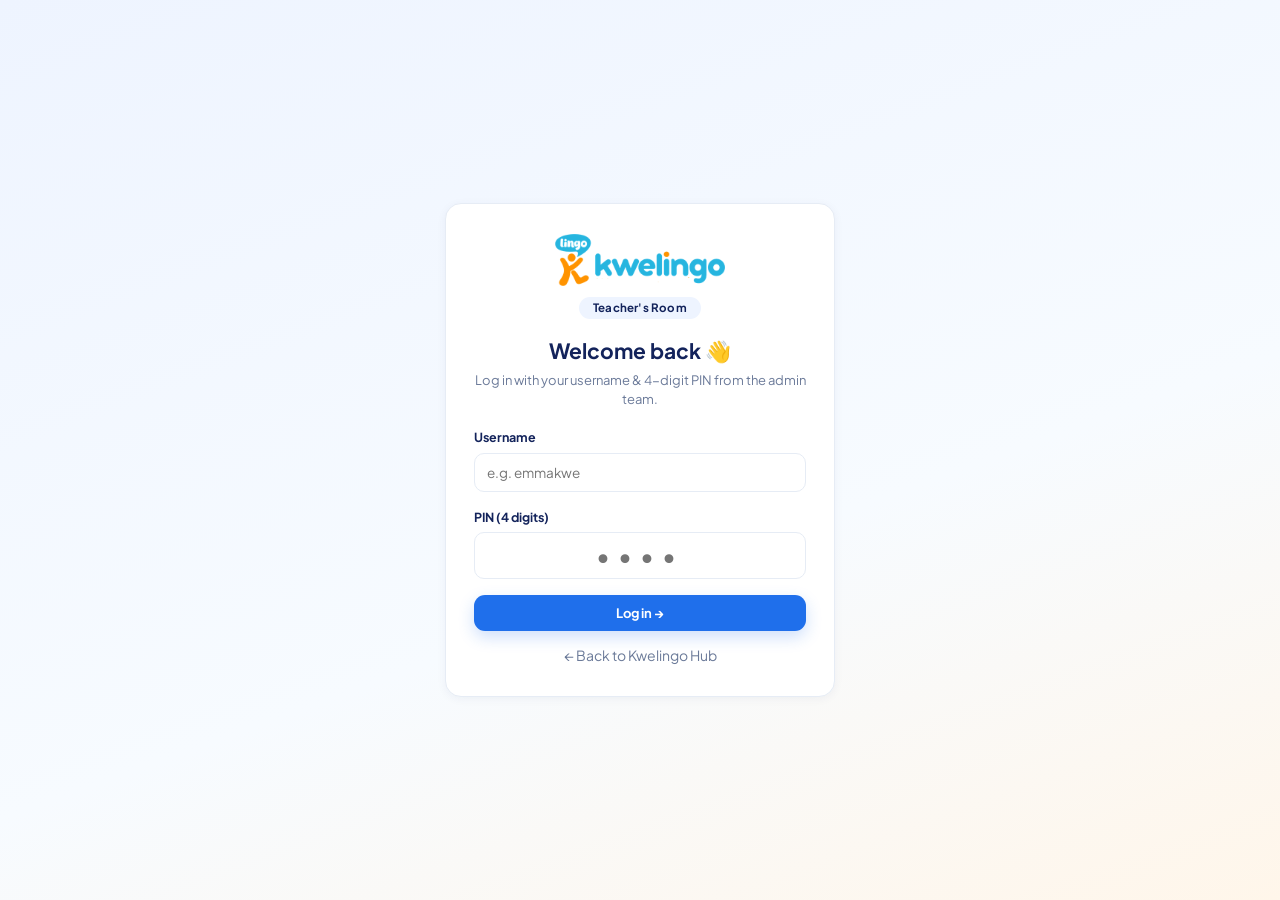
<file: teacher.html>
<!DOCTYPE html>
<html lang="en">
<head>
<meta charset="UTF-8">
<meta name="viewport" content="width=device-width, initial-scale=1.0">
<title>Teacher's Room — Kwelingo Academy</title>
<link rel="icon" href="assets/logo.png">
<link rel="manifest" href="manifest.json">
<meta name="theme-color" content="#1F6FEB">
<link rel="apple-touch-icon" href="assets/icon-192.png">
<meta name="apple-mobile-web-app-capable" content="yes">
<meta name="apple-mobile-web-app-title" content="Kwelingo">
<link rel="stylesheet" href="assets/style.css?v=20261124">
<style>
  /* Teacher's Room page-level styles */
  .welcome h1{font-size:28px}
  .tl{display:grid;grid-template-columns:120px 16px 1fr;gap:0 10px;align-items:stretch}
  .tl .tm{font-size:12.5px;color:var(--muted);font-weight:600;padding:14px 0}
  .tl .dot{display:flex;flex-direction:column;align-items:center}
  .tl .dot i{width:10px;height:10px;border-radius:50%;background:var(--blue);margin-top:18px;flex-shrink:0}
  .tl .dot i.hollow{background:#fff;border:2px solid #B9C6DD}
  .tl .dot u{flex:1;width:1.5px;background:var(--line);text-decoration:none}
  .tl .ev{background:#F1F6FF;border-radius:12px;padding:11px 14px;margin:6px 0;display:flex;align-items:center;gap:10px}
  .tl .ev.plain{background:#F7F9FC}
  .tl .ev b{color:var(--navy);display:block;font-size:13.5px}.tl .ev small{color:var(--muted);font-size:12px}
  .req-card{border:1px solid var(--line);border-radius:14px;padding:14px 16px;display:flex;gap:14px;align-items:center;cursor:pointer;background:#fff;margin-bottom:12px}
  .req-card:hover,.req-card.sel{border-color:#9DBBF3;box-shadow:0 0 0 3px rgba(31,111,235,.08)}
  .req-card .meta{display:flex;flex-wrap:wrap;gap:4px 14px;font-size:12.5px;color:var(--muted);margin-top:5px}
  .req-card h4{color:var(--navy);font-size:15px;display:flex;align-items:center;gap:8px;flex-wrap:wrap}
  .stu-avs{display:flex;flex-wrap:wrap;gap:6px}
  .cls-cards{display:grid;grid-template-columns:repeat(auto-fill,minmax(260px,1fr));gap:12px;margin-bottom:16px}
  .cls-card{border:1.5px solid var(--line);border-radius:14px;padding:12px 14px;display:flex;gap:12px;align-items:center;cursor:pointer;background:#fff}
  .cls-card.sel{border-color:var(--blue);background:#F6F9FF}
  .cls-card b{color:var(--navy);font-size:13.5px;display:block}.cls-card small{color:var(--muted);font-size:12px}
  .att-row td{vertical-align:middle}
  .att-row input.note{width:100%;padding:8px 10px;border:1.5px solid var(--line);border-radius:9px;font-size:12.5px}
  .skill{border-radius:12px;padding:12px 14px;margin-bottom:12px}
  .skill h5{font-size:13px;color:var(--navy);margin-bottom:2px}.skill small{color:var(--muted);font-size:11.5px}
  .skill textarea{margin-top:8px;width:100%;min-height:62px;border:1.5px solid rgba(19,35,91,.08);border-radius:9px;padding:8px 10px;font-size:12.5px;background:rgba(255,255,255,.75)}
  .sk-read{background:#FFF1F4}.sk-listen{background:#ECF8F1}.sk-speak{background:#EEF4FF}.sk-write{background:#F4EFFF}.sk-prac{background:#FFF7E8}.sk-prod{background:#FFF0F3}.sk-ext{background:#F1EEFF}
  .devtbl td{font-size:12.5px;line-height:1.45}
  .devtbl td.c-s{background:#F0FAF4}.devtbl td.c-i{background:#FFF8EB}.devtbl td.c-g{background:#F6F2FF}.devtbl td.c-e{background:#FFF3F6}
  .type-tiles{display:grid;grid-template-columns:repeat(5,1fr);gap:8px}
  .type-tiles button{border:1.5px solid var(--line);background:#fff;border-radius:12px;padding:10px 4px;font-size:11.5px;font-weight:700;color:#5B6680;cursor:pointer;display:flex;flex-direction:column;align-items:center;gap:4px}
  .type-tiles button span{font-size:18px}
  .type-tiles button.on{border-color:var(--red);background:#FFF5F5;color:var(--red)}
  .switch{display:flex;align-items:center;gap:10px;font-size:13px;cursor:pointer}
  .switch input{width:38px;height:22px;accent-color:var(--blue)}
  .mod-list a{display:flex;justify-content:space-between;align-items:center;padding:11px 12px;border-radius:10px;color:var(--ink);font-weight:600;font-size:13px;cursor:pointer}
  .mod-list a.on{background:var(--sky-soft);color:var(--blue)}
  .mod-list a:hover{background:var(--bg)}
  .file-ic{width:32px;height:32px;border-radius:8px;background:#FDECEC;color:var(--red);display:inline-flex;align-items:center;justify-content:center;font-size:11px;font-weight:800;flex-shrink:0}
  .dlist .row-item{padding:12px 10px;border-radius:12px}
  .dlist .row-item.sel{background:var(--sky-soft)}
  .prompt{display:flex;gap:12px;margin-bottom:14px}
  .prompt .pi{width:40px;height:40px;border-radius:50%;display:flex;align-items:center;justify-content:center;font-size:18px;flex-shrink:0}
  .prompt b{color:var(--navy);font-size:13.5px}
  .prompt .pt{border-radius:12px;padding:10px 14px;margin-top:6px;font-size:13px;line-height:1.55}
  .chatbox{display:flex;flex-direction:column;height:560px}
  .chatbox .feed{flex:1;overflow-y:auto;padding:16px}
  .chatbox .send{display:flex;gap:10px;padding:12px;border-top:1px solid var(--line)}
  .chatbox .send input{flex:1;padding:11px 14px;border:1.5px solid var(--line);border-radius:12px;font-size:13.5px}
  .room{display:flex;gap:12px;align-items:center;padding:12px;border-radius:12px;cursor:pointer}
  .room:hover{background:var(--bg)}.room.on{background:var(--sky-soft)}
  .room .ri{width:42px;height:42px;border-radius:50%;background:var(--sky-soft);display:flex;align-items:center;justify-content:center;font-size:18px;flex-shrink:0}
  .room b{color:var(--navy);font-size:13.5px;display:block}.room small{color:var(--muted);font-size:12px;display:block;white-space:nowrap;overflow:hidden;text-overflow:ellipsis;max-width:190px}
  .board-card{display:flex;gap:16px;padding:18px 20px;margin-bottom:12px}
  .board-card .bi{width:48px;height:48px;border-radius:50%;display:flex;align-items:center;justify-content:center;font-size:21px;flex-shrink:0}
  .board-card h4{color:var(--navy);font-size:15px;display:flex;gap:8px;align-items:center;flex-wrap:wrap}
  .board-card p{color:#46557A;font-size:13px;margin-top:4px;white-space:pre-line}
  .attach{display:inline-flex;align-items:center;gap:10px;background:#F5F8FD;border-radius:10px;padding:8px 12px;margin-top:10px;font-size:12.5px;font-weight:600;color:var(--navy)}
  .slip-stats{display:grid;grid-template-columns:repeat(auto-fit,minmax(104px,1fr));gap:10px;margin:14px 0}
  #msInfo:empty{visibility:hidden}
  .slip-stats .s{border-radius:12px;padding:10px 12px;display:flex;align-items:center;gap:10px}
  .slip-stats .s b{font-size:20px;color:var(--navy);display:block;line-height:1}.slip-stats .s small{font-size:11px;color:var(--muted)}
  .slip-total{display:flex;justify-content:space-between;align-items:center;background:#F1F6FF;border-radius:12px;padding:14px 18px;margin-top:12px}
  .slip-total b{font-size:20px;color:var(--blue)}
  .vtl{display:flex;flex-direction:column;gap:14px}
  .vtl .vs{display:flex;gap:12px;align-items:flex-start}
  .vtl .vs .n{width:28px;height:28px;border-radius:50%;background:#E8EEF8;color:#7A88A6;display:flex;align-items:center;justify-content:center;font-weight:800;font-size:12px;flex-shrink:0}
  .vtl .vs.done .n{background:var(--blue);color:#fff}.vtl .vs.cur .n{background:#fff;border:2px solid var(--blue);color:var(--blue)}
  .vtl .vs b{display:block;font-size:13px;color:var(--navy)}.vtl .vs small{font-size:11.5px;color:var(--muted)}
  .vtl .vs.cur{background:var(--sky-soft);border-radius:10px;padding:8px;margin:-8px}
  @media(max-width:1100px){.home-row{grid-template-columns:1fr!important}}
  @media(max-width:900px){.view .grid[style*="grid-template-columns"]{grid-template-columns:minmax(0,1fr)!important}}
  @media(max-width:768px){.tl{grid-template-columns:90px 14px 1fr}.slip-stats{grid-template-columns:repeat(2,minmax(0,1fr))}.type-tiles{grid-template-columns:repeat(3,1fr)}}
</style>
</head>
<body>

<!-- ===== LOGIN GATE ===== -->
<div id="loginGate" style="position:fixed;inset:0;z-index:500;background:linear-gradient(160deg,#EEF4FF 0%,#F7FBFF 60%,#FFF6EA 100%);display:flex;align-items:center;justify-content:center;padding:20px">
  <div class="card card-pad" style="max-width:390px;width:100%;text-align:center;padding:30px 28px">
    <img src="assets/logo-h.png" onerror="this.src='assets/logo.png'" alt="Kwelingo Academy" style="height:52px;margin:0 auto 10px">
    <span class="ls-sub" style="display:inline-block;margin-bottom:16px">Teacher's Room</span>
    <h2 style="color:var(--navy);font-size:21px;margin-bottom:4px">Welcome back 👋</h2>
    <p class="text-muted" style="font-size:13px;margin-bottom:18px">Log in with your username & 4-digit PIN from the admin team.</p>
    <div class="field" style="text-align:left"><label>Username</label>
      <input id="lgName" autocomplete="off" placeholder="e.g. emmakwe" onkeydown="if(event.key==='Enter')doLogin()"></div>
    <div class="field" style="text-align:left"><label>PIN (4 digits)</label>
      <input id="lgPin" maxlength="4" inputmode="numeric" type="password" placeholder="••••" style="letter-spacing:8px;text-align:center;font-size:20px;font-weight:800" onkeydown="if(event.key==='Enter')doLogin()"></div>
    <button class="btn btn-primary btn-block" onclick="doLogin()">Log in →</button>
    <div class="help" id="lgErr" style="color:var(--red);margin-top:10px;font-weight:600"></div>
    <div class="help" style="margin-top:14px"><a href="portal.html" style="color:var(--muted)">← Back to Kwelingo Hub</a></div>
  </div>
</div>

<div class="app">
  <aside class="sidebar">
    <div class="sidebar-head" id="logo"></div>
    <nav class="nav">
      <a data-view="dashboard" class="active"><span class="ic">🏠</span> Home</a>
      <a data-view="requests"><span class="ic">🙋</span> Class Requests <span class="nav-dot" id="reqDot" style="display:none"></span></a>
      <a data-view="schedule"><span class="ic">📅</span> My Schedule</a>
      <a data-view="classes"><span class="ic">👥</span> My Classes</a>
      <a data-view="attendance"><span class="ic">☑️</span> Attendance</a>
      <a data-view="myreq"><span class="ic">✈️</span> My Requests <span class="nav-dot" id="mrDot" style="display:none"></span></a>
      <a data-view="lessons"><span class="ic">📖</span> Lesson Plans</a>
      <a data-view="development"><span class="ic">📊</span> Learner Development</a>
      <a data-view="practice"><span class="ic">📝</span> Extended Practice <span class="nav-dot" id="prDot" style="display:none"></span></a>
      <a data-view="quizzes"><span class="ic">✅</span> Quizzes</a>
      <a data-view="projects"><span class="ic">📂</span> Projects <span class="nav-dot" id="pjDot" style="display:none"></span></a>
      <a data-view="resources"><span class="ic">📁</span> Teaching Resources</a>
      <a data-view="diary"><span class="ic">📔</span> My Students' Diary <span class="nav-dot" id="dyDot" style="display:none"></span></a>
      <a data-view="lounge"><span class="ic">💬</span> Teacher's Lounge</a>
      <a data-view="board"><span class="ic">📣</span> Bulletin Board <span class="nav-dot" id="boardDot" style="display:none"></span></a>
      <a data-view="slip"><span class="ic">🧾</span> Prepayment Slip <span class="nav-dot" id="slipDot" style="display:none"></span></a>
      <a data-view="sop"><span class="ic">📄</span> Guidelines &amp; SOP</a>
      <a data-view="messages"><span class="ic">✉️</span> Messages</a>
      <a data-view="account"><span class="ic">⚙️</span> Account Settings</a>
      <div class="divider"></div>
      <a href="index.html"><span class="ic">🚪</span> Log out</a>
    </nav>
    <div class="sidebar-help" onclick="openAdminChat()"><span style="font-size:22px">💬</span><div><b>Need help?</b><small>Contact admin team</small></div><span class="chev" style="margin-left:auto">›</span></div>
  </aside>
  <div class="backdrop" onclick="toggleSidebar()"></div>

  <div class="main">
    <div class="topbar">
      <button class="hamburger" onclick="toggleSidebar()">☰</button>
      <div class="spacer"></div>
      <div class="bell" onclick="go('dashboard')" title="Notifications">🔔<span class="dot" id="bellDot" style="display:none"></span></div>
      <div class="me" onclick="go('account')" style="cursor:pointer"><div class="who"><span id="meName">Teacher</span><small id="meSub">Teacher</small></div><div class="avatar" id="meAv">T</div></div>
    </div>

    <div class="content">

      <!-- ===== HOME ===== -->
      <section class="view" id="view-dashboard">
        <div class="page-head welcome"><div><h1 id="hi">Welcome back!</h1><div class="sub">Here's what's happening with your classes today.</div></div></div>
        <div class="grid grid-4" style="margin-bottom:18px">
          <div class="stat tint-pink"><div class="stat-row"><div class="icon">🙋</div><div><div class="lbl">New Class Requests</div><div class="val" id="sReq">0</div><span class="link" onclick="go('requests')">View requests →</span></div></div></div>
          <div class="stat tint-blue"><div class="stat-row"><div class="icon">📅</div><div><div class="lbl">Today's Classes</div><div class="val" id="sToday">0</div><span class="link" onclick="go('schedule')">View schedule →</span></div></div></div>
          <div class="stat tint-green"><div class="stat-row"><div class="icon">☑️</div><div><div class="lbl">Pending Attendance</div><div class="val" id="sAtt">0</div><span class="link" onclick="go('attendance')">Mark now →</span></div></div></div>
          <div class="stat tint-purple"><div class="stat-row"><div class="icon">📝</div><div><div class="lbl">Pending Review</div><div class="val" id="sRev">0</div><span class="link" onclick="go('practice')">Extended Practice →</span></div></div></div>
        </div>
        <div class="grid home-row" style="grid-template-columns:1.55fr 1fr;margin-bottom:16px">
          <div class="card card-pad"><div class="card-title">📅 Today's Schedule <span class="more" onclick="go('schedule')">View Full Calendar →</span></div><div id="homeToday"></div></div>
          <div class="card card-pad"><div class="card-title">🙋 Class Requests <span class="more" onclick="go('requests')">View All →</span></div><div id="homeReq"></div></div>
        </div>
        <div class="grid home-row" style="grid-template-columns:1fr 1fr 1.15fr">
          <div class="card card-pad"><div class="card-title">👥 My Classes <span class="more" onclick="go('classes')">View All →</span></div><div id="homeClasses"></div></div>
          <div class="card card-pad"><div class="card-title">✅ Pending Tasks</div><div id="homeTasks"></div></div>
          <div class="card card-pad"><div class="card-title">📣 Announcements <span class="more" onclick="go('board')">View All →</span></div><div id="homeAnn"></div></div>
        </div>
        <div class="quick-links">
          <div class="qlink" onclick="go('resources')"><div class="qi">📁</div><div><b>Teaching Resources</b><small>Lesson materials, worksheets and more.</small></div></div>
          <div class="qlink" onclick="go('lounge')"><div class="qi">💬</div><div><b>Teacher's Lounge</b><small>Connect and discuss with fellow teachers.</small></div></div>
          <div class="qlink" onclick="go('sop')"><div class="qi">📄</div><div><b>Guidelines &amp; SOP</b><small>Teaching guidelines, policies and procedures.</small></div></div>
          <div class="qlink" onclick="go('messages')"><div class="qi">✉️</div><div><b>Messages</b><small>Chat with admin or your students.</small></div></div>
        </div>
      </section>

      <!-- ===== CLASS REQUESTS ===== -->
      <section class="view hide" id="view-requests">
        <div class="page-head"><div class="ph-left"><div class="ph-ic">🙋</div><div><h1>Class Requests</h1><div class="sub">New class opportunities posted by the admin team.</div></div></div>
          <div class="note-band" style="max-width:360px">📅 Check new class requests and apply to the classes you're interested in.</div></div>
        <div class="pill-tabs" id="reqTabs">
          <button class="active" data-t="pending" onclick="setReqTab('pending')">Pending (<span id="rqN1">0</span>)</button>
          <button data-t="accepted" onclick="setReqTab('accepted')">Accepted (<span id="rqN2">0</span>)</button>
          <button data-t="declined" onclick="setReqTab('declined')">Declined (<span id="rqN3">0</span>)</button>
        </div>
        <div class="split"><div id="reqList"></div><div class="card card-pad" id="reqDetail"></div></div>
      </section>

      <!-- ===== MY SCHEDULE ===== -->
      <section class="view hide" id="view-schedule">
        <div class="page-head"><div class="ph-left"><div class="ph-ic">📅</div><div><h1>My Schedule</h1><div class="sub">View and manage your teaching schedule.</div></div></div></div>
        <div class="split">
          <div class="cal">
            <div class="cal-toolbar">
              <div class="chip-tabs" style="margin:0"><button class="active" id="schW" onclick="setSchMode('week')">Week</button><button id="schL" onclick="setSchMode('list')">List</button></div>
              <div class="cal-nav"><button class="btn btn-outline btn-sm" onclick="shiftWeek(-1)">‹</button><span class="cal-title" id="schTitle">—</span><button class="btn btn-outline btn-sm" onclick="shiftWeek(1)">›</button></div>
              <button class="btn btn-outline btn-sm" onclick="SCH_WEEK=weekStart(todayStr());renderSchedule()">Today</button>
            </div>
            <div id="schBody"></div>
          </div>
          <div>
            <div class="card card-pad" style="margin-bottom:14px">
              <div class="card-title" style="margin-bottom:10px"><span id="mcTitle">—</span><span class="more" style="display:flex;gap:6px"><span onclick="shiftMonth(-1)">‹</span><span onclick="shiftMonth(1)">›</span></span></div>
              <div class="mcal" id="mcal"></div>
            </div>
            <div class="card card-pad"><div class="card-title">Today's Classes <span class="more" style="color:var(--muted);font-weight:600" id="todayLbl"></span></div><div id="schToday"></div>
              <div class="legend" style="margin-top:12px"><span><i style="background:var(--blue)"></i>Onsite class</span><span><i style="background:var(--green)"></i>Online class</span><span><i style="background:var(--purple)"></i>Recovery class</span></div></div>
          </div>
        </div>
      </section>

      <!-- ===== MY CLASSES ===== -->
      <section class="view hide" id="view-classes">
        <div class="page-head"><div class="ph-left"><div class="ph-ic">👥</div><div><h1>My Classes</h1><div class="sub">Manage your classes, students, and teaching materials.</div></div></div>
          <div class="field" style="margin:0;min-width:240px"><label>Select Semester</label><select id="semSel" onchange="renderClasses()"></select></div></div>
        <div class="cls-cards" id="clsCards"></div>
        <div class="card" id="clsPanel"></div>
      </section>

      <!-- ===== ATTENDANCE ===== -->
      <section class="view hide" id="view-attendance">
        <div class="page-head"><div class="ph-left"><div class="ph-ic">☑️</div><div><h1>Attendance</h1><div class="sub">Mark and manage student attendance for your classes.</div></div></div></div>
        <div class="split">
          <div>
            <div class="card card-pad" style="margin-bottom:14px">
              <div class="selbar" style="margin:0">
                <div class="field" style="flex:1"><label>Select Class</label><select id="atClass" onchange="AT_DATE='';renderAttendance()"></select></div>
                <div class="field"><label>Select Date</label><select id="atDate" onchange="AT_DATE=this.value;renderAttendance()"></select></div>
                <div style="display:flex;gap:6px"><button class="btn btn-outline btn-sm" onclick="stepAtDate(-1)">‹</button><button class="btn btn-outline btn-sm" onclick="stepAtDate(1)">›</button></div>
              </div>
            </div>
            <div class="card">
              <div class="card-pad" style="padding-bottom:6px;display:flex;align-items:center;gap:10px;flex-wrap:wrap">
                <div class="card-title" style="margin:0" id="atTitle">Student Attendance</div>
                <div style="margin-left:auto;display:flex;gap:8px;flex-wrap:wrap">
                  <button class="btn btn-outline btn-sm" onclick="openSession(AT_KEY)" id="atReportBtn">📝 Session Report</button>
                  <button class="btn btn-ghost btn-sm" onclick="resetAttendance()">↺ Reset All</button>
                  <button class="btn btn-primary btn-sm" onclick="saveAttendance()">✔ Save Attendance</button>
                </div>
              </div>
              <div class="table-wrap"><table class="tbl"><thead><tr><th>#</th><th>Student Name</th><th>Status</th><th>Notes (optional)</th></tr></thead><tbody id="atBody"></tbody></table></div>
            </div>
          </div>
          <div>
            <div class="card card-pad" style="margin-bottom:14px"><div class="card-title">📊 Class Summary</div><div style="display:flex;gap:18px;align-items:center" id="atSummary"></div></div>
            <div class="card card-pad" style="margin-bottom:14px"><div class="card-title">🗂️ Class Details</div><div class="kv" id="atDetails"></div></div>
            <div class="card card-pad"><div class="card-title">⚙️ Quick Actions</div>
              <div class="row-item clickable" onclick="openAttHistory()"><div class="ri-main"><b>View Attendance History</b></div><span class="chev">›</span></div>
              <div class="row-item clickable" onclick="downloadAttCsv()"><div class="ri-main"><b>Download Attendance Report</b></div><span class="chev">›</span></div></div>
          </div>
        </div>
      </section>

      <!-- ===== MY REQUESTS (reschedule / on leave) ===== -->
      <section class="view hide" id="view-myreq">
        <div class="page-head"><div class="ph-left"><div class="ph-ic">✈️</div><div><h1>Requests</h1><div class="sub">Submit reschedule requests or on leave requests, and track their status.</div></div></div>
          <button class="btn btn-primary" onclick="mrNew()">＋ New Request</button></div>
        <div class="utabs" id="mrTabs"></div>
        <div class="grid grid-4" style="margin-bottom:16px" id="mrStats"></div>
        <div id="mrWrap">
          <div class="card">
            <div class="card-pad" style="padding-bottom:0"><div class="card-title">My Requests</div>
              <div class="toolbar"><input class="grow" id="mrQ" placeholder="🔎 Search by date, class, reason, or status…" oninput="MR_PAGE=1;renderMyReq()">
                <select id="mrType" onchange="MR_PAGE=1;renderMyReq()"><option value="">All Types</option><option value="reschedule">Reschedule</option><option value="leave">On Leave</option></select>
                <select id="mrStat" onchange="MR_PAGE=1;renderMyReq()"><option value="">All Statuses</option><option>Pending</option><option>Approved</option><option>Declined</option><option>Cancelled</option></select></div></div>
            <div class="table-wrap"><table class="tbl tight"><thead><tr><th>Request ID / Date</th><th>Type</th><th>Date(s)</th><th>Class / Program</th><th>Reason</th><th>Status</th><th>Actions</th></tr></thead><tbody id="mrBody"></tbody></table></div>
            <div class="pager" id="mrPager"></div>
          </div>
        </div>
        <div class="grid home-row mt-16" style="grid-template-columns:minmax(0,1.3fr) minmax(0,1fr)">
          <div class="card card-pad"><div class="card-title">📅 My Upcoming Classes <span class="more" onclick="go('schedule')">View Schedule</span></div><div id="mrUpcoming"></div></div>
          <div class="card card-pad"><div class="card-title"><span id="mrCalTitle">My Schedule</span><span class="more" style="display:flex;gap:8px"><span onclick="mrShiftMonth(-1)">‹</span><span onclick="mrShiftMonth(1)">›</span><span onclick="MR_MONTH=TODAY.slice(0,7);mrCal()">Today</span></span></div>
            <div class="mcal" id="mrCal"></div>
            <div class="legend" style="margin-top:10px"><span><i style="background:var(--green)"></i>Class day</span><span><i style="background:#F5A524"></i>On leave</span><span><i style="background:var(--blue)"></i>Today</span></div></div>
        </div>
      </section>

      <!-- ===== LESSON PLANS ===== -->
      <section class="view hide" id="view-lessons">
        <div class="page-head"><div class="ph-left"><div class="ph-ic">📖</div><div><h1>Lesson Plans</h1><div class="sub">Upload and manage your lesson plans for each class.</div></div></div>
          <button class="btn btn-primary" onclick="newLessonPlan()">＋ Add Lesson Plan</button></div>
        <div>
          <div>
            <div class="selbar">
              <div class="field" style="flex:1"><label>Select Class</label><select id="lpClass" onchange="renderLessons()"></select></div>
              <div class="field"><label>Select Unit (Optional)</label><select id="lpUnit" onchange="renderLessons()"></select></div>
            </div>
            <div class="card"><div class="table-wrap"><table class="tbl"><thead><tr><th>Date</th><th>Topic</th><th>Unit</th><th>Status</th><th></th></tr></thead><tbody id="lpBody"></tbody></table></div></div>
          </div>
        </div>
      </section>

      <!-- ===== LEARNER DEVELOPMENT ===== -->
      <section class="view hide" id="view-development">
        <div class="page-head"><div class="ph-left"><div class="ph-ic">📊</div><div><h1>Learner Development Summary</h1><div class="sub">Track and support each student's progress.</div></div></div>
          <button class="btn btn-outline" onclick="downloadDevSummary()">⬇️ Download Summary</button></div>
        <div class="selbar">
          <div class="field" style="flex:1"><label>Select Class</label><select id="dvClass" onchange="DV_STU='';renderDevelopment()"></select></div>
          <div class="field" style="flex:1"><label>Select Student</label><select id="dvStu" onchange="DV_STU=this.value;renderDevelopment()"></select></div>
          <div class="field"><label>Report Month</label><input type="month" id="dvMonth" onchange="renderDevelopment()"></div>
        </div>
        <div class="grid" style="grid-template-columns:260px minmax(0,1fr);align-items:start" id="dvWrap">
          <div class="card card-pad"><div class="card-title" id="dvStuTitle">Students</div><div id="dvList" class="dlist"></div></div>
          <div class="card card-pad" id="dvMain"></div>
        </div>
      </section>

      <!-- ===== EXTENDED PRACTICE ===== -->
      <section class="view hide" id="view-practice">
        <div class="page-head"><div class="ph-left"><div class="ph-ic">📝</div><div><h1>Extended Practice</h1><div class="sub">Create and manage practice tasks for your students.</div></div></div>
          <button class="btn btn-primary" onclick="openPracticeForm()">＋ Create New Practice</button></div>
        <div>
          <div>
            <div class="selbar">
              <div class="field" style="flex:1"><label>Select Class</label><select id="epClass" onchange="renderPractice()"></select></div>
              <div class="field"><label>Unit</label><select id="epUnitF" onchange="renderPractice()"></select></div>
              <div class="field"><label>Status</label><select id="epStatusF" onchange="renderPractice()"><option value="">All Status</option><option value="Active">Active</option><option value="Closed">Closed</option></select></div>
            </div>
            <div class="card"><div class="card-pad" style="padding-bottom:4px"><div class="card-title" id="epCount">Assigned Practices</div></div>
              <div class="table-wrap"><table class="tbl"><thead><tr><th>#</th><th>Title</th><th>Type</th><th>Due Date</th><th>Submitted</th><th>Status</th><th></th></tr></thead><tbody id="epBody"></tbody></table></div></div>
          </div>
        </div>
      </section>

      <!-- ===== QUIZZES ===== -->
      <section class="view hide" id="view-quizzes">
        <div class="page-head"><div class="ph-left"><div class="ph-ic">✅</div><div><h1>Quizzes</h1><div class="sub">Create, manage, grade, and reuse quizzes for your classes.</div></div></div>
          <button class="btn btn-amber" onclick="qzOpenWizard()">＋ Create Quiz</button></div>
        <div class="card">
          <div class="card-pad" style="padding-bottom:0">
            <div class="utabs" id="tqTabs" style="margin-bottom:14px"></div>
            <div class="toolbar"><input class="grow" id="tqQ" placeholder="🔎 Search quizzes…" oninput="renderTQuizzes()">
              <select id="tqClass" onchange="renderTQuizzes()"></select>
              <select id="tqStat" onchange="renderTQuizzes()"><option value="">All Statuses</option><option>Active</option><option>Draft</option><option>Scheduled</option><option>Closed</option></select>
              <select id="tqSort" onchange="renderTQuizzes()"><option value="new">Latest Created</option><option value="due">Due Date</option><option value="title">Title A–Z</option></select></div></div>
          <div class="table-wrap"><table class="tbl tight"><thead id="tqHead"></thead><tbody id="tqBody"></tbody></table></div>
        </div>
        <div class="card mt-16" id="tqPastCard">
          <div class="card-pad" style="padding-bottom:4px"><div class="card-title"><span>🕘 Past Quizzes <small class="text-muted" style="font-weight:500">— previously used quizzes that you can reuse for future classes</small></span><span class="badge badge-active" id="tqPastN">0 quizzes</span></div></div>
          <div class="table-wrap"><table class="tbl tight"><tbody id="tqPast"></tbody></table></div>
        </div>
      </section>

      <!-- ===== PROJECTS ===== -->
      <section class="view hide" id="view-projects">
        <div class="page-head"><div class="ph-left"><div class="ph-ic">📂</div><div><h1>Projects</h1><div class="sub">Create, post, and grade class projects.</div></div></div>
          <button class="btn btn-amber" onclick="pjOpenWizard()">＋ Create Project</button></div>
        <div class="card">
          <div class="card-pad" style="padding-bottom:0">
            <div class="toolbar"><input class="grow" id="tpQ" placeholder="🔎 Search projects…" oninput="renderTProjects()">
              <select id="tpClass" onchange="renderTProjects()"></select>
              <select id="tpStat" onchange="renderTProjects()"><option value="">All Statuses</option><option>Open</option><option>Draft</option><option>Closed</option></select>
              <select id="tpSort" onchange="renderTProjects()"><option value="new">Latest Created</option><option value="due">Due Date</option><option value="title">Title A–Z</option></select></div></div>
          <div class="table-wrap"><table class="tbl tight"><thead><tr><th></th><th>Project Title</th><th>Class</th><th>Due Date</th><th>Submissions</th><th>Status</th><th>Actions</th></tr></thead><tbody id="tpBody"></tbody></table></div>
        </div>
      </section>

      <!-- ===== TEACHING RESOURCES ===== -->
      <section class="view hide" id="view-resources">
        <div class="page-head"><div class="ph-left"><div class="ph-ic">📁</div><div><h1>Teaching Resources</h1><div class="sub">Download teaching materials for your assigned programs.</div></div></div></div>
        <div class="chip-tabs" id="resProgs"></div>
        <div class="grid" style="grid-template-columns:270px 1fr;align-items:start" id="resWrap">
          <div class="card card-pad"><div class="card-title">Modules</div><div class="mod-list" id="resUnits"></div></div>
          <div class="card"><div class="card-pad" style="padding-bottom:4px;display:flex;align-items:flex-start;gap:12px;flex-wrap:wrap">
            <div><div class="card-title" style="margin-bottom:2px;font-size:19px" id="resUnitTitle">—</div><div class="text-muted" id="resUnitSub" style="font-size:13px"></div></div>
            <div class="field" style="margin:0 0 0 auto;min-width:220px"><input id="resSearch" placeholder="🔎 Search materials…" oninput="renderResFiles()"></div></div>
            <div class="table-wrap"><table class="tbl"><thead><tr><th>#</th><th>File Name</th><th>Description</th><th>File Size</th><th>Action</th></tr></thead><tbody id="resBody"></tbody></table></div></div>
        </div>
      </section>

      <!-- ===== STUDENTS' DIARY ===== -->
      <section class="view hide" id="view-diary">
        <div class="page-head"><div class="ph-left"><div class="ph-ic">📔</div><div><h1>My Students' Diary</h1><div class="sub">Read your students' reflections and give your personal comments.</div></div></div></div>
        <div class="selbar">
          <div class="field" style="flex:1"><label>Select Class</label><select id="dyClass" onchange="DY_SEL='';renderDiary()"></select></div>
          <div class="field" style="flex:1"><label>Select Student (Optional)</label><select id="dyStu" onchange="DY_SEL='';renderDiary()"></select></div>
          <div class="field"><label>Sort By</label><select id="dySort" onchange="renderDiary()"><option value="new">Latest First</option><option value="old">Oldest First</option><option value="todo">Needs Comment First</option></select></div>
        </div>
        <div class="grid" style="grid-template-columns:340px 1fr;align-items:start" id="dyWrap">
          <div class="card card-pad"><div class="card-title" id="dyCount">Entries</div><div id="dyList" class="dlist"></div></div>
          <div class="card card-pad" id="dyDetail"></div>
        </div>
      </section>

      <!-- ===== TEACHER'S LOUNGE ===== -->
      <section class="view hide" id="view-lounge">
        <div class="page-head"><div class="ph-left"><div class="ph-ic">💬</div><div><h1>Teacher's Lounge</h1><div class="sub">Chat with fellow teachers and admins. Share ideas, ask questions, and support each other.</div></div></div></div>
        <div class="grid" style="grid-template-columns:320px 1fr;align-items:start" id="lgWrap">
          <div class="card card-pad" id="lgRooms"></div>
          <div class="card chatbox"><div class="card-pad" style="padding:14px 18px;border-bottom:1px solid var(--line);display:flex;align-items:center;gap:12px"><div class="ri" style="width:42px;height:42px;border-radius:50%;background:var(--sky-soft);display:flex;align-items:center;justify-content:center;font-size:19px" id="lgIc">👥</div><div><b style="color:var(--navy)" id="lgName">Teacher's Lounge</b><div class="text-muted" style="font-size:12px" id="lgSub">Teachers &amp; Admins</div></div></div>
            <div class="feed" id="lgFeed"></div>
            <div class="send"><input id="lgMsg" placeholder="Type a message…" onkeydown="if(event.key==='Enter')sendLounge()"><button class="btn btn-primary" onclick="sendLounge()">➤</button></div></div>
        </div>
      </section>

      <!-- ===== BULLETIN BOARD ===== -->
      <section class="view hide" id="view-board">
        <div class="page-head"><div class="ph-left"><div class="ph-ic">📣</div><div><h1>Bulletin Board</h1><div class="sub">Stay updated with important announcements from Kwelingo. You will see announcements related to your assigned programs.</div></div></div></div>
        <div class="chip-tabs" id="bdTabs"></div>
        <div id="bdList"></div>
      </section>

      <!-- ===== PREPAYMENT SLIP ===== -->
      <section class="view hide" id="view-slip">
        <div class="page-head"><div class="ph-left"><div class="ph-ic">🧾</div><div><h1>Prepayment Slip</h1><div class="sub">Review your teaching sessions and confirm the slip. After confirmation, the admin will arrange the payment.</div></div></div>
          <div class="field" style="margin:0;min-width:200px"><input type="month" id="slMonth" onchange="renderSlip()"></div></div>
        <div class="card card-pad" style="margin-bottom:16px"><div class="stepper" id="slStepper"></div></div>
        <div class="split">
          <div class="card card-pad" id="slMain"></div>
          <div>
            <div class="card card-pad" style="margin-bottom:14px"><div class="card-title">Payment Status</div><div class="vtl" id="slTimeline"></div></div>
            <div class="card card-pad" style="margin-bottom:14px"><div class="card-title">Payment Information <span class="more" onclick="go('account')">✏️ Edit</span></div><div class="kv" id="slBank"></div></div>
            <div class="card card-pad" style="margin-bottom:14px"><div class="card-title">Proof of Payment</div><div id="slProof"></div></div>
            <div class="note-band">ℹ️ If you have any questions about the slip or payment, please contact the admin team.</div>
          </div>
        </div>
      </section>

      <!-- ===== GUIDELINES & SOP ===== -->
      <section class="view hide" id="view-sop">
        <div class="page-head"><div class="ph-left"><div class="ph-ic">📄</div><div><h1>Guidelines &amp; SOP</h1><div class="sub">Access important guidelines, policies, and standard operating procedures. Download the latest files below.</div></div></div></div>
        <div style="display:flex;gap:12px;flex-wrap:wrap;align-items:center;margin-bottom:6px"><div class="chip-tabs" id="sopTabs" style="margin:0"></div><div class="field" style="margin:0 0 0 auto;min-width:240px"><input id="sopSearch" placeholder="🔎 Search files…" oninput="renderSop()"></div></div>
        <div class="card mt-16"><div class="table-wrap"><table class="tbl"><thead><tr><th>File Name</th><th>Category</th><th>Last Updated</th><th>Size</th><th></th></tr></thead><tbody id="sopBody"></tbody></table></div></div>
      </section>

      <!-- ===== MESSAGES ===== -->
      <section class="view hide" id="view-messages">
        <div class="page-head"><div class="ph-left"><div class="ph-ic">✉️</div><div><h1>Messages</h1><div class="sub">Chat with your students and the Kwelingo team. Keep all communication in one place.</div></div></div></div>
        <div class="grid" style="grid-template-columns:300px minmax(0,1fr) 260px;align-items:start" id="msWrap">
          <div class="card card-pad"><div class="chip-tabs" id="msTabs" style="margin-bottom:10px"></div><div id="msList"></div></div>
          <div class="card chatbox"><div class="card-pad" style="padding:14px 18px;border-bottom:1px solid var(--line);display:flex;align-items:center;gap:12px"><span class="av-sm" id="msAv">?</span><div><b style="color:var(--navy)" id="msName">Select a conversation</b><div class="text-muted" style="font-size:12px" id="msSub"></div></div></div>
            <div class="feed" id="msFeed"><div class="empty">Choose a conversation on the left.</div></div>
            <div class="send"><input id="msMsg" placeholder="Type a message…" onkeydown="if(event.key==='Enter')sendMsg()"><button class="btn btn-primary" onclick="sendMsg()">➤</button></div></div>
          <div class="card card-pad" id="msInfo"></div>
        </div>
      </section>

      <!-- ===== ACCOUNT SETTINGS ===== -->
      <section class="view hide" id="view-account">
        <div class="page-head"><div class="ph-left"><div class="ph-ic">⚙️</div><div><h1>Account Settings</h1><div class="sub">Your profile, payment information and login PIN.</div></div></div></div>
        <div class="grid grid-2" style="align-items:start">
          <div class="card card-pad"><div class="card-title">👤 Profile</div><div class="kv" id="acProfile"></div></div>
          <div>
            <div class="card card-pad" style="margin-bottom:16px"><div class="card-title">🏦 Payment Information <span class="help" style="font-weight:500;margin:0">(shown on your prepayment slip)</span></div>
              <div class="field"><label>Bank Name</label><input id="acBank" placeholder="e.g. BCA"></div>
              <div class="field-row"><div class="field"><label>Account Number</label><input id="acAcct"></div><div class="field"><label>Beneficiary Name</label><input id="acHolder"></div></div>
              <button class="btn btn-primary" onclick="saveBank()">Save Payment Info</button></div>
            <div class="card card-pad"><div class="card-title">🔒 Change PIN</div>
              <div class="field-row"><div class="field"><label>Current PIN</label><input id="acOld" type="password" maxlength="4" inputmode="numeric"></div><div class="field"><label>New PIN (4 digits)</label><input id="acNew" type="password" maxlength="4" inputmode="numeric"></div></div>
              <button class="btn btn-outline" onclick="changePin()">Update PIN</button></div>
          </div>
        </div>
      </section>

      <div class="foot-note">© 2026 Kwelingo Academy · Teacher's Room</div>
    </div>
  </div>
</div>

<!-- ===== MODAL: Session report (topic, notes, materials, recording) ===== -->
<div class="modal-overlay" id="mSession">
  <div class="modal">
    <div class="modal-head"><h3 id="seTitle">Session Report</h3><button class="x" onclick="closeModal('mSession')">×</button></div>
    <div class="modal-body">
      <div class="note-band" id="seInfo" style="margin-bottom:14px"></div>
      <div class="field"><label>Topic / Material covered <span class="req">*</span></label><textarea id="seTopic" placeholder="e.g. Unit 4 – Daily Routines (present simple)"></textarea></div>
      <div class="field"><label>Notes for parents &amp; students</label><textarea id="seNote" placeholder="e.g. Great participation today. Please review the vocabulary list at home."></textarea></div>
      <div class="field"><label>Learning Material (PDF / JPG)</label>
        <div class="dropzone" onclick="document.getElementById('seFiles').click()"><span class="zi">📎</span><div><b>Choose files</b><br><span class="help">PDF / JPG / PNG · multiple allowed</span></div></div>
        <input type="file" id="seFiles" multiple accept="application/pdf,image/*" class="hide" onchange="document.getElementById('seFilesName').textContent=[...this.files].map(f=>'📎 '+f.name).join(', ')">
        <div class="help" id="seFilesName"></div><div class="help" id="seCurMat"></div></div>
      <div class="field"><label>Material links <span class="help" style="display:inline">(YouTube / Google Drive · one per line)</span></label><textarea id="seLinks" style="min-height:50px"></textarea></div>
      <div class="field"><label>Class Recording — Voice Note</label>
        <div style="display:flex;gap:8px;align-items:center;flex-wrap:wrap"><button type="button" class="btn btn-outline btn-sm" id="recBtn" onclick="toggleRec()">🎙️ Record</button><button type="button" class="btn btn-ghost btn-sm" id="recClear" onclick="clearRec()" style="display:none">🗑️ Delete</button><span class="help" id="recStat" style="display:inline"></span></div>
        <audio id="recPlay" controls style="display:none;margin-top:8px;height:34px;width:100%"></audio></div>
      <div class="field"><label>Class Video Link</label><input id="seVideo" placeholder="https://youtu.be/…"></div>
    </div>
    <div class="modal-foot"><button class="btn btn-ghost" onclick="closeModal('mSession')">Cancel</button><button class="btn btn-primary" id="seSave" onclick="saveSession()">Save Report</button></div>
  </div>
</div>

<!-- ===== MODAL: Development note ===== -->
<div class="modal-overlay" id="mDev">
  <div class="modal">
    <div class="modal-head"><h3 id="dnTitle">Add Development Note</h3><button class="x" onclick="closeModal('mDev')">×</button></div>
    <div class="modal-body">
      <input type="hidden" id="dnId">
      <div class="field-row"><div class="field"><label>Student</label><select id="dnStu"></select></div><div class="field"><label>Date</label><input type="date" id="dnDate"></div></div>
      <div class="field"><label>Topic</label><input id="dnTopic" placeholder="e.g. Daily Routines"></div>
      <div class="field"><label>👍 Strengths</label><textarea id="dnStr"></textarea></div>
      <div class="field"><label>📈 Areas to Improve</label><textarea id="dnImp"></textarea></div>
      <div class="field"><label>💡 Strategy / How to Improve</label><textarea id="dnStrat"></textarea></div>
      <div class="field"><label>❤️ Encouragement Note</label><textarea id="dnEnc"></textarea></div>
    </div>
    <div class="modal-foot"><button class="btn btn-ghost" onclick="closeModal('mDev')">Cancel</button><button class="btn btn-primary" onclick="saveDevNote()">Save Note</button></div>
  </div>
</div>

<!-- ===== MODAL: Practice submissions ===== -->
<div class="modal-overlay" id="mSubs">
  <div class="modal wide">
    <div class="modal-head"><h3 id="sbTitle">Submissions</h3><button class="x" onclick="closeModal('mSubs')">×</button></div>
    <div class="modal-body"><div id="sbBody"></div></div>
    <div class="modal-foot"><button class="btn btn-ghost" onclick="closeModal('mSubs')">Close</button></div>
  </div>
</div>

<!-- ===== MODAL: Lesson plan ===== -->
<div class="modal-overlay" id="mLp">
  <div class="modal xl">
    <div class="modal-head"><h3 id="lpTitle">Add Lesson Plan</h3><button class="x" onclick="LP_EDIT=null;closeModal('mLp')">×</button></div>
    <div class="modal-body"><div id="lpForm"></div></div>
  </div>
</div>

<!-- ===== MODAL: Create practice ===== -->
<div class="modal-overlay" id="mPractice">
  <div class="modal">
    <div class="modal-head"><h3>Create New Practice</h3><button class="x" onclick="closeModal('mPractice')">×</button></div>
    <div class="modal-body">
            <div class="field"><label>Class <span class="req">*</span></label><select id="epCls"></select></div>
            <div class="field"><label>Unit (Optional)</label><input id="epUnit" placeholder="e.g. Unit 2 – Hobbies" list="unitList"><datalist id="unitList"></datalist></div>
            <div class="field"><label>Title <span class="req">*</span></label><input id="epTitle" placeholder="e.g. My Daily Routine (Voice Recording)"></div>
            <div class="field"><label>Description / Instructions <span class="req">*</span></label><textarea id="epDesc" maxlength="500" placeholder="Record a 1–2 minute audio about your daily routine…"></textarea></div>
            <div class="field"><label>Type of Practice <span class="req">*</span></label>
              <div class="type-tiles" id="epTypes">
                <button type="button" data-t="writing" class="on" onclick="pickType(this)"><span>📝</span>Writing</button>
                <button type="button" data-t="speaking" onclick="pickType(this)"><span>🎙️</span>Speaking</button>
                <button type="button" data-t="reading" onclick="pickType(this)"><span>📖</span>Reading</button>
                <button type="button" data-t="listening" onclick="pickType(this)"><span>🎧</span>Listening</button>
                <button type="button" data-t="other" onclick="pickType(this)"><span>☰</span>Other</button>
              </div></div>
            <div class="field-row"><div class="field"><label>Due Date <span class="req">*</span></label><input type="date" id="epDue"></div><div class="field"><label>Time</label><input type="time" id="epTime" value="23:59"></div></div>
            <div class="field"><label>Attachments (Optional)</label>
              <div style="display:flex;gap:10px;align-items:center;flex-wrap:wrap"><button type="button" class="btn btn-outline btn-sm" onclick="document.getElementById('epFile').click()">⬆️ Upload File</button><span class="help" id="epFileName" style="margin:0">Max 10 MB (PDF, DOC, PPT, JPG, MP4…)</span></div>
              <input type="file" id="epFile" class="hide" onchange="document.getElementById('epFileName').textContent=this.files[0]?('📎 '+this.files[0].name):''"></div>
            <label class="switch"><input type="checkbox" id="epVisible" checked> Make visible to students immediately</label>
            <div style="display:flex;gap:10px;justify-content:flex-end;margin-top:16px"><button class="btn btn-ghost" onclick="resetPracticeForm();closeModal('mPractice')">Cancel</button><button class="btn btn-primary" onclick="createPractice()">Create Practice</button></div>
    </div>
  </div>
</div>

<!-- ===== MODAL: New request (reschedule / leave) ===== -->
<div class="modal-overlay" id="mMyReq">
  <div class="modal">
    <div class="modal-head"><h3>New Request</h3><button class="x" onclick="closeModal('mMyReq')">×</button></div>
    <div class="modal-body">
          <div id="mrForm">
            <div class="utabs" id="mrKind" style="margin-bottom:14px"></div>
            <div id="mrResFields">
              <div class="field"><label>Class to Reschedule <span class="req">*</span></label><select id="mrCls" onchange="mrFillSessions()"></select></div>
              <div class="field"><label>Original Date &amp; Time <span class="req">*</span></label><select id="mrSes"></select></div>
              <label style="font-size:12.5px;font-weight:700;color:var(--navy)">Preferred New Date &amp; Time <span class="help" style="display:inline">(if known)</span></label>
              <div class="field-row"><div class="field"><input type="date" id="mrNd"></div><div class="field"><input type="time" id="mrNt"></div></div>
            </div>
            <div id="mrLvFields" class="hide">
              <div class="field"><label>Leave Type <span class="req">*</span></label><select id="mrLt"><option>Sick Leave</option><option>Personal</option><option>Family Event</option><option>Annual Leave</option><option>Other</option></select></div>
              <div class="field-row"><div class="field"><label>Start Date <span class="req">*</span></label><input type="date" id="mrLs" onchange="mrAffected()"></div><div class="field"><label>End Date</label><input type="date" id="mrLe" onchange="mrAffected()"></div></div>
              <div class="note-band" id="mrAff" style="font-size:12.5px;margin-bottom:12px;display:none"></div>
              <div class="field"><label>Attachment <span class="help" style="display:inline">(optional · e.g. doctor's note)</span></label><input type="file" id="mrFile" accept="application/pdf,image/*"></div>
            </div>
            <div class="field"><label>Reason <span class="req">*</span></label><textarea id="mrReason" maxlength="300" placeholder="Tell us the reason…" oninput="document.getElementById('mrCnt').textContent=this.value.length+'/300'"></textarea><div class="help" style="text-align:right" id="mrCnt">0/300</div></div>
            <div style="display:flex;gap:8px"><button class="btn btn-ghost" style="flex:1" onclick="mrReset();closeModal('mMyReq')">Cancel</button><button class="btn btn-primary" style="flex:2" id="mrSubmit" onclick="mrSubmit()">Submit Request</button></div>
          </div>
    </div>
  </div>
</div>

<!-- ===== MODAL: Create quiz (wizard) ===== -->
<div class="modal-overlay" id="mQuiz">
  <div class="modal xl">
    <div class="modal-head"><div><h3 id="qwTitle">Create Quiz</h3><small class="text-muted">Build a new quiz for your class.</small></div><div class="wsteps" id="qwSteps"></div><button class="x" onclick="closeModal('mQuiz')">×</button></div>
    <div class="modal-body" id="qwBody"></div>
    <div class="modal-foot" id="qwFoot"></div>
  </div>
</div>

<!-- ===== MODAL: Quiz report / grading ===== -->
<div class="modal-overlay" id="mQReport">
  <div class="modal xl">
    <div class="modal-head"><h3 id="qrTitle">Quiz Report</h3><button class="x" onclick="closeModal('mQReport')">×</button></div>
    <div class="modal-body" id="qrBody"></div>
  </div>
</div>

<!-- ===== MODAL: Create project (wizard) ===== -->
<div class="modal-overlay" id="mProject">
  <div class="modal xl">
    <div class="modal-head"><div><h3 id="pwTitle">Create Project</h3><small class="text-muted">Set up a new project for your class.</small></div><div class="wsteps" id="pwSteps"></div><button class="x" onclick="closeModal('mProject')">×</button></div>
    <div class="modal-body" id="pwBody"></div>
    <div class="modal-foot" id="pwFoot"></div>
  </div>
</div>

<!-- ===== MODAL: Grade project ===== -->
<div class="modal-overlay" id="mPGrade">
  <div class="modal xl">
    <div class="modal-head"><div><h3 id="pgTitle">Grade Project</h3><small class="text-muted" id="pgSub"></small></div><div id="pgNav" style="display:flex;gap:8px;align-items:center;margin-left:auto;margin-right:12px"></div><button class="x" onclick="closeModal('mPGrade')">×</button></div>
    <div class="modal-body" id="pgBody"></div>
    <div class="modal-foot" id="pgFoot"></div>
  </div>
</div>

<!-- ===== MODAL: Generic info ===== -->
<div class="modal-overlay" id="mInfo">
  <div class="modal wide">
    <div class="modal-head"><h3 id="ifTitle">Details</h3><button class="x" onclick="closeModal('mInfo')">×</button></div>
    <div class="modal-body" id="ifBody"></div>
    <div class="modal-foot"><button class="btn btn-ghost" onclick="closeModal('mInfo')">Close</button></div>
  </div>
</div>

<div class="toast" id="toast"></div>
<script src="assets/app.js?v=20261124"></script>
<script>
/* =====================================================================
   Teacher's Room (rev4)
   ===================================================================== */
document.getElementById('logo').innerHTML=logoBlock('Kwelingo Academy',"Teacher's Room");

let ME=null, STUDENTS=[], GROUPS=[], MYGROUPS=[], SESS=[], APPS=[], TASKS=[], LPS=[], DEVS=[], DIARY=[], BOARD=[], BOARD_READS=[], RES=[], PAYROLL=[], CHATALL=[];
const TODAY=todayStr();
const stuById=id=>STUDENTS.find(s=>String(s.id)===String(id))||{id,nama:'Student'};
const grpById=id=>MYGROUPS.find(g=>String(g.id)===String(id))||GROUPS.find(g=>String(g.id)===String(id));
const grpStudents=g=>String((g&&g.student_ids)||'').split(',').map(x=>x.trim()).filter(Boolean).map(stuById);
const grpLabel=g=>g?(g.name||g.class_id||'Class'):'Class';
const lvlChip=(g,i)=>`<div class="lvl ${['','c2','c3','c4'][(i||0)%4]}">${esc(((g&&g.level)||(g&&g.program)||'K').toString().slice(0,3))}</div>`;
const stuAv=s=>`<span class="av-sm" title="${esc(s.nama||'')}">${esc(initials(s.nama||'?'))}</span>`;
function endTime(start,dur){ if(!start) return ''; const [h,m]=start.split(':').map(Number); const t=h*60+m+(Number(dur)||90); return String(Math.floor(t/60)%24).padStart(2,'0')+':'+String(t%60).padStart(2,'0'); }
function fmt12(t){ if(!t) return ''; let [h,m]=t.split(':').map(Number); const ap=h>=12?'PM':'AM'; h=h%12||12; return h+':'+String(m).padStart(2,'0')+' '+ap; }
function timeRng(s,e,dur){ return s?fmt12(s)+' – '+fmt12(e||endTime(s,dur)):'-'; }
function addDays(iso,n){ const d=new Date(iso+'T00:00:00'); d.setDate(d.getDate()+n); return isoLocal(d); }
function isoLocal(d){ return `${d.getFullYear()}-${String(d.getMonth()+1).padStart(2,'0')}-${String(d.getDate()).padStart(2,'0')}`; }
function weekStart(iso){ const d=new Date(iso+'T00:00:00'); const k=(d.getDay()+6)%7; d.setDate(d.getDate()-k); return isoLocal(d); }
function dayLong(iso){ return new Date(iso+'T00:00:00').toLocaleDateString('en-GB',{weekday:'short',day:'numeric',month:'short',year:'numeric'}); }

/* ---- session grouping: class rows (one per student) → class sessions ---- */
function gidOf(c){ if(c.group_id) return c.group_id;
  const g=MYGROUPS.find(g=>!g.pseudo&&String(g.student_ids||'').split(',').map(x=>x.trim()).includes(String(c.student_id)));
  return g?g.id:'stu:'+c.student_id; }
function sessionsOf(rows){
  const m=new Map();
  (rows||[]).forEach(c=>{
    const gid=gidOf(c), k=gid+'|'+c.date+'|'+(c.start_time||'');
    if(!m.has(k)) m.set(k,{key:k,gid,date:c.date,start:c.start_time||'',end:c.end_time||'',dur:c.duration,type:c.type,room:c.room||'',rows:[]});
    m.get(k).rows.push(c);
  });
  return [...m.values()].sort((a,b)=>(a.date+a.start).localeCompare(b.date+b.start));
}
const realSessions=()=>SESS.filter(isSession);
function sesStatus(se){
  const st=se.rows.map(r=>r.status||'scheduled');
  if(st.every(s=>s==='declined'||s==='cancelled')) return 'Canceled';
  if(st.some(s=>s==='reschedule')) return 'Rescheduled';
  if(st.some(s=>s==='done') || se.date<TODAY) return 'Completed';
  return 'Scheduled';
}
function sesType(se){ return se.rows.some(r=>r.session_type==='recovery')?'Recovery':(se.rows.some(r=>r.resched_date||r.orig_date||r.status==='reschedule')?'Rescheduled':'Regular'); }

/* ---------------- login / boot ---------------- */
(function(){ const q=new URLSearchParams(location.search); if(q.get('user')) document.getElementById('lgName').value=q.get('user'); })();
async function doLogin(){
  const user=document.getElementById('lgName').value.trim(), pin=document.getElementById('lgPin').value, err=document.getElementById('lgErr');
  if(!user){ err.textContent='Enter your username first'; return; }
  if(!/^\d{4}$/.test(pin)){ err.textContent='PIN must be 4 digits'; return; }
  err.textContent='Checking…';
  try{
    ME=await API.tutorLogin(user,pin); if(!ME.username) ME.username=user;
    document.getElementById('loginGate').style.display='none';
    document.getElementById('meName').textContent=ME.nama||'Teacher';
    document.getElementById('meSub').textContent=(String(ME.program||ME.subject||'').split(',')[0].trim())+' Teacher';
    document.getElementById('meAv').textContent=initials(ME.nama||'T');
    document.getElementById('hi').textContent=`Welcome back, ${ME.nama||'Teacher'}!`;
    await loadCore();
    go('dashboard');
  }catch(e){ err.textContent=e.message||'Login failed'; }
}
async function loadCore(){
  const safe=p=>p.catch(()=>[]);
  [STUDENTS,GROUPS,SESS,APPS,TASKS,BOARD,BOARD_READS,DIARY]=await Promise.all([
    safe(API.getStudents()), safe(API.getClassGroups()), safe(API.getClasses({tutor_id:ME.id})),
    safe(API.list('class_applications',{tutor_id:ME.id})), safe(API.getTasks({tutor_id:ME.id})),
    safe(API.getTBoard()), safe(API.getTBoardReads({reader_id:ME.id})), safe(API.getDiary({tutor_id:ME.id}))]);
  STUDENTS=STUDENTS||[]; GROUPS=GROUPS||[]; SESS=SESS||[]; APPS=APPS||[]; TASKS=TASKS||[]; BOARD=BOARD||[]; BOARD_READS=BOARD_READS||[]; DIARY=DIARY||[];
  MYGROUPS=GROUPS.filter(g=>String(g.tutor_id)===String(ME.id)&&g.status!=='Open');
  const inGroup=new Set(MYGROUPS.flatMap(g=>String(g.student_ids||'').split(',').map(x=>x.trim())));
  // legacy 1-on-1 students without a class group → pseudo-class
  const legacyIds=new Set([...STUDENTS.filter(s=>String(s.tutor_id)===String(ME.id)).map(s=>String(s.id)),...SESS.filter(c=>!c.group_id).map(c=>String(c.student_id))]);
  legacyIds.forEach(sid=>{ if(inGroup.has(sid)) return; const s=stuById(sid);
    MYGROUPS.push({id:'stu:'+sid,pseudo:true,class_id:'1-on-1',name:(s.program||'Private Class')+' – '+(s.nama||sid),program:s.program||'',level:s.level||'',student_ids:sid,schedule:s.schedule||'',room:'',mode:s.learning_mode||'',total_sessions:32,min_cert:26,status:'In progress'}); });
  await loadTReq();
  refreshDots();
}
function refreshDots(){
  const set=(id,n)=>{const d=document.getElementById(id); if(d){ d.textContent=n; d.style.display=n?'inline-flex':'none'; }};
  const req=openRequests().filter(g=>g.status==='Open'&&!myApp(g.id)).length;
  const unread=BOARD.filter(b=>!BOARD_READS.find(r=>String(r.board_id)===String(b.id))).length;
  const rev=TASKS.filter(t=>t.status==='submitted'&&!isProj(t)).length, pjRev=TASKS.filter(t=>t.status==='submitted'&&isProj(t)).length;
  const dy=DIARY.filter(d=>d.author==='murid'&&(d.learned||d.message)&&!d.teacher_comment).length;
  set('mrDot',(TREQ||[]).filter(r=>r.status==='Pending').length);
  set('reqDot',req); set('boardDot',unread); set('prDot',rev); set('pjDot',pjRev); set('dyDot',dy);
  const slipPending=(PAYROLL||[]).some(p=>String(p.status).toUpperCase()==='GENERATED'); set('slipDot',slipPending?'!':'');
  const bell=req+unread+rev; const b=document.getElementById('bellDot'); b.textContent=bell; b.style.display=bell?'inline-block':'none';
}

/* ---------------- navigation ---------------- */
let CUR_VIEW='dashboard';
const RENDER={dashboard:renderHome,requests:renderRequests,schedule:renderSchedule,classes:renderClasses,attendance:renderAttendance,myreq:()=>loadTReq().then(renderMyReq),lessons:renderLessons,
  development:renderDevelopment,practice:renderPractice,quizzes:()=>loadTQ().then(renderTQuizzes),projects:renderTProjects,resources:renderResources,diary:renderDiary,lounge:renderLounge,board:renderBoard,slip:renderSlip,
  sop:renderSop,messages:renderMessages,account:renderAccount};
function go(v){
  CUR_VIEW=v;
  document.querySelectorAll('.nav a[data-view]').forEach(a=>a.classList.toggle('active',a.dataset.view===v));
  document.querySelectorAll('.view').forEach(s=>s.classList.toggle('hide',s.id!=='view-'+v));
  lgPoll.stop(); msPoll.stop();
  try{ (RENDER[v]||(()=>{}))(); }catch(e){ console.error(e); }
  if(typeof _syncShell==='function') _syncShell(v);
  if(window.innerWidth<768) closeDrawer();
  window.scrollTo(0,0);
}
document.querySelectorAll('.nav a[data-view]').forEach(a=>a.addEventListener('click',()=>go(a.dataset.view)));
function classOptions(sel,val,withAll){
  const el=document.getElementById(sel); if(!el) return;
  el.innerHTML=(withAll?'<option value="">All Classes</option>':'')+MYGROUPS.map(g=>`<option value="${esc(g.id)}">${esc(grpLabel(g))}${g.class_id?' · '+esc(g.class_id):''}</option>`).join('');
  if(val!==undefined && [...el.options].some(o=>o.value===val)) el.value=val;
}

/* ============================== HOME ============================== */
function openRequests(){ return GROUPS.filter(g=>['Open','Filled'].includes(g.status)); }
function myApp(gid){ return APPS.find(a=>String(a.group_id)===String(gid)&&String(a.tutor_id)===String(ME.id)); }
function pendingAttSessions(){ const from=addDays(TODAY,-30); return sessionsOf(realSessions().filter(c=>c.date<=TODAY&&c.date>=from&&!c.attend)); }
function renderHome(){
  const todays=sessionsOf(realSessions().filter(c=>c.date===TODAY));
  document.getElementById('sReq').textContent=openRequests().filter(g=>g.status==='Open'&&!myApp(g.id)).length;
  document.getElementById('sToday').textContent=todays.length;
  document.getElementById('sAtt').textContent=pendingAttSessions().length;
  document.getElementById('sRev').textContent=TASKS.filter(t=>t.status==='submitted').length;
  // today's schedule timeline
  const tl=document.getElementById('homeToday');
  tl.innerHTML=todays.length?'<div class="tl">'+todays.map((se,i)=>{const g=grpById(se.gid);
    return `<div class="tm">${timeRng(se.start,se.end,se.dur)}</div><div class="dot"><i></i>${i<todays.length-1?'<u></u>':''}</div>
      <div class="ev"><div style="flex:1"><b>${esc(grpLabel(g))}</b><small>${esc(g&&g.class_id?'Class '+g.class_id:'1-on-1')} · ${esc(se.room||(se.type==='online'?'Online':'Onsite'))} · ${se.rows.length} student${se.rows.length>1?'s':''}</small></div><button class="btn btn-outline btn-sm" onclick="openSessionByKey('${esc(se.key)}')">View Class</button></div>`;}).join('')+'</div>'
    :'<div class="empty">🌤️ No classes today. Enjoy your day — or prepare your next lesson plan.</div>';
  // class requests
  const reqs=openRequests().filter(g=>g.status==='Open'&&!myApp(g.id)).slice(0,3);
  document.getElementById('homeReq').innerHTML=reqs.length?reqs.map(g=>`<div class="row-item" style="background:#FFFBF1;border-radius:12px;padding:10px 12px;margin-bottom:8px;border:none">
      <div class="ri-main"><b>${esc(grpLabel(g))}</b><small>Class Code: ${esc(g.class_id||'-')}<br>Starts: ${esc(shortDate(g.start_date))}</small></div>
      <button class="btn btn-outline btn-sm" onclick="REQ_SEL='${esc(g.id)}';go('requests')">View</button><button class="btn btn-primary btn-sm" onclick="respondReq('${esc(g.id)}','accepted')">Apply</button></div>`).join('')
    :'<div class="empty">No new class requests right now.</div>';
  // my classes
  document.getElementById('homeClasses').innerHTML=MYGROUPS.length?MYGROUPS.slice(0,4).map((g,i)=>`<div class="row-item clickable" onclick="CL_SEL='${esc(g.id)}';go('classes')">${lvlChip(g,i)}<div class="ri-main"><b>${esc(grpLabel(g))}</b><small>${grpStudents(g).length} students · ${esc(g.class_id||'1-on-1')}</small></div><span class="chev">›</span></div>`).join('')
    :'<div class="empty">No classes assigned yet.</div>';
  // pending tasks
  const pa=pendingAttSessions().length, rv=TASKS.filter(t=>t.status==='submitted').length;
  const dy=DIARY.filter(d=>d.author==='murid'&&(d.learned||d.message)&&!d.teacher_comment).length;
  const nextNoPlan=sessionsOf(realSessions().filter(c=>c.date>=TODAY)).find(se=>!(LPS||[]).find(p=>p.group_id===se.gid&&p.date===se.date));
  const item=(ic,bg,t,s,v)=>`<div class="row-item clickable" onclick="go('${v}')"><span class="qi" style="width:36px;height:36px;border-radius:10px;background:${bg};display:flex;align-items:center;justify-content:center">${ic}</span><div class="ri-main"><b>${t}</b><small>${s}</small></div><span class="chev">›</span></div>`;
  document.getElementById('homeTasks').innerHTML=
    item('☑️','#FDECEC','Mark Attendance',pa+' class'+(pa===1?'':'es')+' pending','attendance')+
    item('📝','#FFF5E2','Review Extended Practice',rv+' submission'+(rv===1?'':'s'),'practice')+
    item('📖','#F1ECFF','Update Lesson Plan',nextNoPlan?esc(grpLabel(grpById(nextNoPlan.gid)))+' · '+shortDate(nextNoPlan.date):'All upcoming plans ready','lessons')+
    item('📔','#E7F6EE',"Check Students' Diary",dy+' new post'+(dy===1?'':'s'),'diary');
  // announcements
  const anns=boardForMe().slice(0,3);
  document.getElementById('homeAnn').innerHTML=anns.length?anns.map(b=>`<div class="row-item clickable" onclick="go('board')"><span class="qi" style="width:36px;height:36px;border-radius:10px;background:var(--sky-soft);display:flex;align-items:center;justify-content:center">📣</span><div class="ri-main"><b>${esc(b.title)}</b><small>${esc(String(b.body||'').slice(0,60))}</small></div><small class="text-muted">${esc(shortDate(b.date))}</small></div>`).join('')
    :'<div class="empty">No announcements.</div>';
  // lesson plans load lazily for the "Update lesson plan" hint
  if(!LPS.length) API.list('lesson_plans',{tutor_id:ME.id}).then(r=>{ LPS=r||[]; if(CUR_VIEW==='dashboard'&&r&&r.length) renderHomeTasksOnly(); }).catch(()=>{});
  refreshDots();
}
function renderHomeTasksOnly(){ const keep=CUR_VIEW; if(keep==='dashboard') renderHome(); }

/* ============================== CLASS REQUESTS ============================== */
let REQ_TAB='pending', REQ_SEL='';
function setReqTab(t){ REQ_TAB=t; REQ_SEL=''; renderRequests(); }
function reqBuckets(){
  const open=openRequests();
  const pending=open.filter(g=>!myApp(g.id)||myApp(g.id).status==='pending');
  const accepted=GROUPS.filter(g=>(myApp(g.id)||{}).status==='accepted');
  const declined=GROUPS.filter(g=>(myApp(g.id)||{}).status==='declined');
  return {pending,accepted,declined};
}
function renderRequests(){
  const b=reqBuckets();
  document.getElementById('rqN1').textContent=b.pending.length; document.getElementById('rqN2').textContent=b.accepted.length; document.getElementById('rqN3').textContent=b.declined.length;
  document.querySelectorAll('#reqTabs button').forEach(x=>x.classList.toggle('active',x.dataset.t===REQ_TAB));
  const list=b[REQ_TAB]||[];
  if(!REQ_SEL||!list.find(g=>g.id===REQ_SEL)) REQ_SEL=(list[0]||{}).id||'';
  document.getElementById('reqList').innerHTML=list.length?list.map((g,i)=>{
    const tag=g.status==='Filled'?'<span class="badge badge-grey">Filled</span>':(REQ_TAB==='pending'?'<span class="badge badge-off">New</span>':'');
    const assigned=String(g.tutor_id)===String(ME.id)?'<span class="badge badge-paid">Assigned to you</span>':'';
    return `<div class="req-card ${g.id===REQ_SEL?'sel':''}" onclick="REQ_SEL='${esc(g.id)}';renderRequests()">${lvlChip(g,i)}
      <div style="flex:1;min-width:0"><h4>${esc(grpLabel(g))} ${tag} ${assigned}</h4>
      <div class="meta"><span>👥 ${esc(g.max_students||grpStudents(g).length||'-')} students</span><span>📅 ${esc(g.schedule||g.days||'-')}</span><span>🕒 ${timeRng(g.start_time,g.end_time)}</span><span>📍 ${esc(g.room||'-')} (${esc(g.mode||'-')})</span><span>🗓️ Starts: ${esc(shortDate(g.start_date))}</span></div></div><span class="chev">›</span></div>`;}).join('')
    :`<div class="card card-pad empty">No ${REQ_TAB} class requests.</div>`;
  const g=GROUPS.find(x=>x.id===REQ_SEL), box=document.getElementById('reqDetail');
  if(!g){ box.innerHTML='<div class="empty">Select a class request to see details.</div>'; return; }
  const app=myApp(g.id), stus=grpStudents(g);
  const dur=(()=>{ if(!g.start_time||!g.end_time) return ''; const [a,b]=g.start_time.split(':').map(Number),[c,d]=g.end_time.split(':').map(Number); return ' ('+((c*60+d)-(a*60+b))+' minutes)'; })();
  box.innerHTML=`<div style="display:flex;gap:12px;align-items:center;margin-bottom:14px">${lvlChip(g,0)}<div style="flex:1"><div style="font-weight:800;color:var(--navy);font-size:18px">${esc(grpLabel(g))}</div><small class="text-muted">Class Code: ${esc(g.class_id||'-')}</small></div>${g.status==='Filled'?'<span class="badge badge-grey">Filled</span>':(app?'':'<span class="badge badge-off">New</span>')}</div>
    <div class="kv" style="margin-bottom:14px">
      <span class="k">👥 Number of Students</span><span class="v">${esc(g.max_students||stus.length||'-')} students</span>
      <span class="k">📅 Schedule</span><span class="v">${esc(g.schedule||g.days||'-')}</span>
      <span class="k">🕒 Time</span><span class="v">${timeRng(g.start_time,g.end_time)}${dur}</span>
      <span class="k">📍 Mode &amp; Venue</span><span class="v">${esc(g.mode||'-')} · ${esc(g.room||'-')}</span>
      <span class="k">🗓️ Start Date</span><span class="v">${esc(shortDate(g.start_date))}</span>
      <span class="k">📚 Curriculum</span><span class="v">Kwelingo Academy – ${esc(g.program||'')} ${esc(g.level||'')}</span>
      <span class="k">📝 Admin Notes</span><span class="v" style="font-weight:500">${esc(g.admin_notes||'-')}</span>
    </div>
    ${stus.length?`<b style="color:var(--navy);font-size:13.5px">Students</b><div class="text-muted" style="font-size:12px;margin-bottom:8px">${stus.length} students enrolled</div><div class="stu-avs" style="margin-bottom:16px">${stus.map(stuAv).join('')}</div>`:''}
    ${app?`<div class="note-band" style="margin-bottom:12px">${app.status==='accepted'?(String(g.tutor_id)===String(ME.id)?'✅ You are assigned to this class.':'✅ You accepted this class — waiting for admin confirmation.'):'✖️ You declined this class.'}</div>`:''}
    ${g.status==='Filled'&&String(g.tutor_id)!==String(ME.id)?'<div class="note-band">This class has already been filled by another teacher.</div>':
      `<div style="display:flex;gap:10px"><button class="btn btn-danger" style="flex:1;justify-content:center" onclick="respondReq('${esc(g.id)}','declined')" ${app&&app.status==='declined'?'disabled':''}>✕ Decline</button>
       <button class="btn btn-primary" style="flex:1.4;justify-content:center" onclick="respondReq('${esc(g.id)}','accepted')" ${app&&app.status==='accepted'?'disabled':''}>✓ Accept Class</button></div>`}`;
}
async function respondReq(gid,status){
  if(status==='declined' && !confirm('Decline this class request?')) return;
  const ex=myApp(gid);
  try{
    await API.upsert('class_applications',{id:ex?ex.id:undefined,group_id:gid,tutor_id:ME.id,status,responded_at:new Date().toISOString()});
    APPS=await API.list('class_applications',{tutor_id:ME.id})||[];
    toast(status==='accepted'?'Application sent — the admin team will confirm ✅':'Class request declined','ok');
    if(status==='accepted'){ REQ_TAB='accepted'; REQ_SEL=gid; }
    if(CUR_VIEW==='requests') renderRequests(); else renderHome();
    refreshDots();
  }catch(e){ toast('Failed: '+(e.message||e),'err'); }
}

/* ============================== MY SCHEDULE ============================== */
let SCH_WEEK=weekStart(TODAY), SCH_MODE='week', MC_MONTH=TODAY.slice(0,7);
function setSchMode(m){ SCH_MODE=m; document.getElementById('schW').classList.toggle('active',m==='week'); document.getElementById('schL').classList.toggle('active',m==='list'); renderSchedule(); }
function shiftWeek(n){ SCH_WEEK=addDays(SCH_WEEK,7*n); renderSchedule(); }
function shiftMonth(n){ const d=new Date(MC_MONTH+'-01T00:00:00'); d.setMonth(d.getMonth()+n); MC_MONTH=isoLocal(d).slice(0,7); renderMiniCal(); }
function renderSchedule(){
  const end=addDays(SCH_WEEK,6);
  document.getElementById('schTitle').textContent=shortDate(SCH_WEEK).replace(/ \d{4}$/,'')+' – '+shortDate(end);
  const ses=sessionsOf(realSessions().filter(c=>c.date>=SCH_WEEK&&c.date<=end));
  const body=document.getElementById('schBody');
  if(SCH_MODE==='list'){
    body.innerHTML=ses.length?'<div class="card-pad">'+ses.map(se=>{const g=grpById(se.gid);return `<div class="row-item clickable" onclick="openSessionByKey('${esc(se.key)}')"><div class="lvl" style="width:56px;font-size:12px;flex-direction:column;line-height:1.1"><span>${new Date(se.date+'T00:00:00').toLocaleDateString('en-US',{weekday:'short'})}</span><b>${se.date.slice(8)}</b></div><div class="ri-main"><b>${esc(grpLabel(g))}</b><small>${timeRng(se.start,se.end,se.dur)} · ${esc(se.room||se.type||'')}</small></div>${badgeSes(sesStatus(se))}</div>`;}).join('')+'</div>'
      :'<div class="cal-empty">No sessions this week.</div>';
  } else {
    const H0=8,H1=21,PX=56; let head='<div class="cal-head"><div></div>', cols='';
    for(let i=0;i<7;i++){ const d=addDays(SCH_WEEK,i), dt=new Date(d+'T00:00:00');
      head+=`<div class="ch ${d===TODAY?'today':''}">${dt.toLocaleDateString('en-US',{weekday:'short'})}<b>${dt.getDate()}</b></div>`;
      const evs=ses.filter(se=>se.date===d).map(se=>{ const g=grpById(se.gid); const [h,m]=(se.start||'08:00').split(':').map(Number); const top=Math.max(0,((h*60+m)-H0*60)/60*PX); const ht=Math.max(34,(Number(se.dur)||90)/60*PX-4);
        const cls=sesType(se)==='Recovery'?'recovery':(se.type==='online'?'online':'onsite');
        return `<div class="cal-ev ${cls}" style="top:${top}px;height:${ht}px" onclick="openSessionByKey('${esc(se.key)}')">${esc(grpLabel(g))}<small>${se.start}–${se.end||endTime(se.start,se.dur)}${se.room?' · '+esc(se.room):''}</small></div>`; }).join('');
      cols+=`<div class="cal-col ${d===TODAY?'today':''}">${Array.from({length:H1-H0},()=>'<div class="hourline"></div>').join('')}${evs}</div>`; }
    head+='</div>';
    const times='<div class="cal-times">'+Array.from({length:H1-H0},(_,i)=>`<div class="th">${fmt12(String(H0+i).padStart(2,'0')+':00').replace(':00 ',' ')}</div>`).join('')+'</div>';
    body.innerHTML=`<div class="cal-scroll">${head}<div class="cal-body">${times}${cols}</div></div>`;
    const tops=[...body.querySelectorAll('.cal-ev')].map(e=>parseFloat(e.style.top)); const sc=body.querySelector('.cal-scroll');
    if(sc&&tops.length) sc.scrollTop=Math.max(0,Math.min(...tops)-60);
  }
  // today side list
  document.getElementById('todayLbl').textContent=shortDate(TODAY);
  const t=sessionsOf(realSessions().filter(c=>c.date===TODAY));
  document.getElementById('schToday').innerHTML=t.length?t.map(se=>`<div class="row-item clickable" onclick="openSessionByKey('${esc(se.key)}')"><span class="qi" style="width:36px;height:36px;border-radius:10px;background:var(--sky-soft);display:flex;align-items:center;justify-content:center">📘</span><div class="ri-main"><b>${esc(grpLabel(grpById(se.gid)))}</b><small>${timeRng(se.start,se.end,se.dur)} · ${esc(se.room||(se.type==='online'?'Online':'Onsite'))} · ${se.rows.length} student${se.rows.length>1?'s':''}</small></div></div>`).join(''):'<div class="empty">No classes today.</div>';
  renderMiniCal();
}
function renderMiniCal(){
  const first=new Date(MC_MONTH+'-01T00:00:00'); document.getElementById('mcTitle').textContent=monthLabel(MC_MONTH);
  const days=new Set(realSessions().map(c=>c.date));
  let h=['Mon','Tue','Wed','Thu','Fri','Sat','Sun'].map(d=>`<div class="dh">${d}</div>`).join('');
  const lead=(first.getDay()+6)%7; for(let i=0;i<lead;i++) h+='<div></div>';
  const n=new Date(first.getFullYear(),first.getMonth()+1,0).getDate();
  for(let d=1;d<=n;d++){ const iso=MC_MONTH+'-'+String(d).padStart(2,'0'); h+=`<div class="d ${iso===TODAY?'today':(days.has(iso)?'has':'')}" title="${days.has(iso)?'Class day':''}" style="cursor:${days.has(iso)?'pointer':'default'}" onclick="${days.has(iso)?`SCH_WEEK=weekStart('${iso}');SCH_MODE='week';renderSchedule()`:''}">${d}</div>`; }
  document.getElementById('mcal').innerHTML=h;
}
function badgeSes(s){ return {Completed:'<span class="badge badge-paid">Completed</span>',Scheduled:'<span class="badge badge-active">Scheduled</span>',Canceled:'<span class="badge badge-off">Canceled</span>',Rescheduled:'<span class="badge badge-pending">Rescheduled</span>'}[s]||esc(s); }

/* ============================== MY REQUESTS (reschedule / on leave) ============================== */
let TREQ=[], MR_TAB='all', MR_KIND='reschedule', MR_PAGE=1, MR_MONTH=TODAY.slice(0,7);
async function loadTReq(){ try{ TREQ=await API.list('teacher_requests',{tutor_id:ME.id})||[]; }catch(e){ TREQ=TREQ||[]; } }
const mrStatus=r=>{ const s=String(r.status||'Pending'); return s==='Rejected'?'Declined':s; };
function mrIdOf(r){ const all=[...TREQ].sort((a,b)=>String(a.created_at||'').localeCompare(String(b.created_at||''))||String(a.id).localeCompare(String(b.id)));
  const i=all.findIndex(x=>x.id===r.id); return 'REQ-'+String(r.created_at||TODAY).slice(0,4)+'-'+String(i+1).padStart(3,'0'); }
function mrLeaveDays(r){ const out=[]; if(!r.start_date) return out; let d=r.start_date; const e=r.end_date||r.start_date; let n=0; while(d<=e&&n<62){ out.push(d); d=addDays(d,1); n++; } return out; }
function mrDates(r){ if(r.kind==='leave'){ const a=r.start_date, b=r.end_date||a; return a===b?shortDate(a):shortDate(a)+' – '+shortDate(b); }
  return `${shortDate(r.class_date)}<br><small class="text-muted">${esc(r.start_time||'')}${r.new_date?' → '+esc(shortDate(r.new_date))+(r.new_time?' '+esc(r.new_time):''):''}</small>`; }
function mrBadge(st){ return {Pending:'<span class="badge badge-pending">⏳ Pending</span>',Approved:'<span class="badge badge-paid">✓ Approved</span>',Declined:'<span class="badge badge-unpaid">✕ Declined</span>',Cancelled:'<span class="badge badge-grey">Cancelled</span>'}[st]||esc(st); }
const mrType=r=>r.kind==='leave'?'<span class="badge" style="background:#FDECF3;color:#C2255C">On Leave</span>':'<span class="badge badge-active">Reschedule</span>';
function renderMyReq(){
  const all=TREQ, mon=TODAY.slice(0,7);
  const cnt=k=>all.filter(r=>!k||r.kind===k).length;
  utabsT('mrTabs',[['all','All Requests',cnt()],['reschedule','Reschedule Requests',cnt('reschedule')],['leave','On Leave Requests',cnt('leave')]],MR_TAB,'setMrTab');
  const decidedThisMonth=st=>all.filter(r=>mrStatus(r)===st&&String(r.decided_at||r.created_at||'').slice(0,7)===mon).length;
  const lvDays=new Set(all.filter(r=>r.kind==='leave'&&mrStatus(r)==='Approved').flatMap(mrLeaveDays).filter(d=>d>=TODAY&&d<=addDays(TODAY,30))).size;
  const box=(tint,ic,v,l,sub)=>`<div class="stat ${tint}"><div class="stat-row"><div class="icon">${ic}</div><div><div class="val">${v}</div><div class="lbl" style="color:var(--navy)">${l}</div><small class="text-muted">${sub}</small></div></div></div>`;
  document.getElementById('mrStats').innerHTML=box('tint-blue','📄',all.filter(r=>mrStatus(r)==='Pending').length,'Pending Approval','Awaiting center approval')+
    box('tint-green','✅',decidedThisMonth('Approved'),'Approved','This month')+box('tint-pink','⛔',decidedThisMonth('Declined'),'Declined','This month')+
    box('tint-purple','🗓️',lvDays,'Upcoming Leave Days','Next 30 days');
  const q=(document.getElementById('mrQ').value||'').toLowerCase(), ty=document.getElementById('mrType').value, st=document.getElementById('mrStat').value;
  const list=all.filter(r=>(MR_TAB==='all'||r.kind===MR_TAB)&&(!ty||r.kind===ty)&&(!st||mrStatus(r)===st)&&(!q||[mrIdOf(r),r.kind==='leave'?'on leave '+(r.leave_type||''):'reschedule',grpLabel(grpById(r.group_id)),r.reason,mrStatus(r),r.class_date,r.start_date,r.end_date].join(' ').toLowerCase().includes(q)))
    .sort((a,b)=>String(b.created_at||'').localeCompare(String(a.created_at||'')));
  const per=10, pages=Math.max(1,Math.ceil(list.length/per)); MR_PAGE=Math.min(MR_PAGE,pages);
  document.getElementById('mrBody').innerHTML=list.slice((MR_PAGE-1)*per,MR_PAGE*per).map(r=>{ const s=mrStatus(r), g=grpById(r.group_id);
    return `<tr><td style="white-space:nowrap"><a style="color:var(--blue);font-weight:700;cursor:pointer" onclick="mrView('${esc(r.id)}')">${mrIdOf(r)}</a><br><small class="text-muted">${esc(shortDate(String(r.created_at||'').slice(0,10)))}</small></td><td>${mrType(r)}</td><td style="white-space:nowrap">${mrDates(r)}</td>
      <td style="min-width:120px">${r.kind==='leave'?'All Classes<br><small class="text-muted">'+esc(r.leave_type||'')+'</small>':esc(grpLabel(g))}</td>
      <td style="min-width:110px" title="${esc(r.reason||'')}">${esc(String(r.reason||'-').length>34?String(r.reason).slice(0,32)+'…':(r.reason||'-'))}</td><td style="white-space:nowrap">${mrBadge(s)}</td>
      <td style="white-space:nowrap"><button class="btn btn-outline btn-sm" onclick="mrView('${esc(r.id)}')">View</button>${s==='Pending'?` <button class="btn btn-ghost btn-sm" title="Cancel request" onclick="mrCancel('${esc(r.id)}')">✕</button>`:''}</td></tr>`; }).join('')
    ||'<tr><td colspan="7" class="empty">No requests yet. Use the form to submit a reschedule or on leave request.</td></tr>';
  document.getElementById('mrPager').innerHTML=`<span>Showing ${list.length?((MR_PAGE-1)*per+1)+'–'+Math.min(MR_PAGE*per,list.length):0} of ${list.length} requests</span><div class="pg">${pages>1?Array.from({length:pages},(_,i)=>`<button class="${i+1===MR_PAGE?'on':''}" onclick="MR_PAGE=${i+1};renderMyReq()">${i+1}</button>`).join(''):''}</div>`;
  mrFormKind(MR_KIND,true);
  // upcoming classes
  const up=sessionsOf(realSessions().filter(c=>c.date>=TODAY&&c.status!=='cancelled'&&c.status!=='declined')).slice(0,6);
  const lvSet=new Set(all.filter(r=>r.kind==='leave'&&['Approved','Pending'].includes(mrStatus(r))).flatMap(mrLeaveDays));
  const resKeys=new Set(all.filter(r=>r.kind==='reschedule'&&mrStatus(r)==='Pending').map(r=>r.group_id+'|'+r.class_date+'|'+(r.start_time||'')));
  const colors=['var(--green)','var(--purple)','#F5A524','var(--blue)'];
  document.getElementById('mrUpcoming').innerHTML=up.length?up.map(se=>{ const g=grpById(se.gid), ci=Math.max(0,MYGROUPS.indexOf(g))%4;
    const tag=resKeys.has(se.key)?'<span class="badge badge-pending">Reschedule pending</span>':(lvSet.has(se.date)?'<span class="badge" style="background:#FFF5E2;color:#B26A00">On leave</span>':'<span class="badge badge-active">Upcoming</span>');
    return `<div class="up-row"><span>${esc(dayLong(se.date).replace(/ \d{4}$/,''))}</span><span class="up-t">${se.start} – ${se.end||endTime(se.start,se.dur)}</span><div style="min-width:0"><b><i class="dotc" style="border-color:${colors[ci]}"></i>${esc(grpLabel(g))}</b><small class="text-muted" style="display:block;padding-left:15px">${esc(se.room||(se.type==='online'?'Online':'Onsite'))}</small></div>${tag}</div>`; }).join('')
    :'<div class="empty">No upcoming classes.</div>';
  mrCal(); refreshDots();
}
function utabsT(id,tabs,cur,fn){ document.getElementById(id).innerHTML=tabs.map(([k,l,n])=>`<button class="${k===cur?'on':''}" onclick="${fn}('${k}')">${l}${n!=null?`<span class="cnt">${n}</span>`:''}</button>`).join(''); }
function setMrTab(t){ MR_TAB=t; MR_PAGE=1; if(t!=='all') mrFormKind(t); renderMyReq(); }
function mrShiftMonth(n){ const d=new Date(MR_MONTH+'-01T00:00:00'); d.setMonth(d.getMonth()+n); MR_MONTH=isoLocal(d).slice(0,7); mrCal(); }
function mrCal(){
  const first=new Date(MR_MONTH+'-01T00:00:00'); document.getElementById('mrCalTitle').textContent='My Schedule ('+monthLabel(MR_MONTH)+')';
  const days=new Set(realSessions().filter(c=>c.status!=='cancelled').map(c=>c.date));
  const lv=new Set(TREQ.filter(r=>r.kind==='leave'&&mrStatus(r)==='Approved').flatMap(mrLeaveDays));
  let h=['Mon','Tue','Wed','Thu','Fri','Sat','Sun'].map(d=>`<div class="dh">${d}</div>`).join('');
  const lead=(first.getDay()+6)%7; for(let i=0;i<lead;i++) h+='<div></div>';
  const n=new Date(first.getFullYear(),first.getMonth()+1,0).getDate();
  for(let d=1;d<=n;d++){ const iso=MR_MONTH+'-'+String(d).padStart(2,'0'); const cls=iso===TODAY?'today':(lv.has(iso)?'lv':(days.has(iso)?'has':''));
    h+=`<div class="d ${cls}" title="${lv.has(iso)?'On leave':(days.has(iso)?'Class day':'')}">${d}</div>`; }
  document.getElementById('mrCal').innerHTML=h;
}
function mrFormKind(k,keep){
  MR_KIND=k; utabsT('mrKind',[['reschedule','Reschedule Class'],['leave','On Leave']],k,'mrFormKind');
  document.getElementById('mrResFields').classList.toggle('hide',k!=='reschedule'); document.getElementById('mrLvFields').classList.toggle('hide',k!=='leave');
  document.getElementById('mrReason').placeholder=k==='leave'?'Tell us the reason for your leave…':'Tell us the reason for rescheduling…';
  const cs=document.getElementById('mrCls');
  if(!cs.options.length||!keep){ const v=cs.value; const gs=MYGROUPS.filter(g=>sessionsOf(realSessions().filter(c=>gidOf(c)===g.id&&c.date>=TODAY)).length);
    cs.innerHTML='<option value="">Select class</option>'+gs.map(g=>`<option value="${esc(g.id)}">${esc(grpLabel(g))}${g.class_id&&!g.pseudo?' · '+esc(g.class_id):''}</option>`).join('');
    if([...cs.options].some(o=>o.value===v)) cs.value=v; mrFillSessions(); }
}
function mrFillSessions(){
  const gid=document.getElementById('mrCls').value, el=document.getElementById('mrSes'), v=el.value;
  const ses=gid?sessionsOf(realSessions().filter(c=>gidOf(c)===gid&&c.date>=TODAY&&c.status!=='cancelled')).slice(0,20):[];
  el.innerHTML=gid?(ses.length?ses.map(se=>`<option value="${esc(se.date+'|'+se.start)}">${esc(dayLong(se.date))} · ${esc(se.start)}–${esc(se.end||endTime(se.start,se.dur))}</option>`).join(''):'<option value="">No upcoming sessions</option>'):'<option value="">Select a class first</option>';
  if([...el.options].some(o=>o.value===v)) el.value=v;
}
function mrAffected(){
  const a=document.getElementById('mrLs').value, b=document.getElementById('mrLe').value||a, box=document.getElementById('mrAff');
  if(!a){ box.style.display='none'; return; } if(b<a){ box.style.display='block'; box.textContent='⚠️ End date is before the start date.'; return; }
  const ses=sessionsOf(realSessions().filter(c=>c.date>=a&&c.date<=b&&c.status!=='cancelled'));
  box.style.display='block'; box.innerHTML=ses.length?`📌 <b>${ses.length} class session${ses.length>1?'s':''}</b> fall in this period: `+ses.slice(0,4).map(se=>esc(grpLabel(grpById(se.gid)))+' ('+esc(shortDate(se.date))+')').join(', ')+(ses.length>4?'…':'')+'. The admin will arrange a substitute or reschedule.':'✅ No classes scheduled in this period.';
}
function mrNew(k){ if(k) mrFormKind(k); mrReset(); openModal('mMyReq'); setTimeout(()=>document.getElementById(MR_KIND==='leave'?'mrLs':'mrCls').focus(),250); }
function mrReset(){ ['mrNd','mrNt','mrLs','mrLe','mrReason','mrFile'].forEach(id=>{ const e=document.getElementById(id); if(e) e.value=''; });
  document.getElementById('mrCls').value=''; mrFillSessions(); document.getElementById('mrCnt').textContent='0/300'; document.getElementById('mrAff').style.display='none'; }
async function mrSubmit(){
  const btn=document.getElementById('mrSubmit'); if(btn.disabled) return;
  const reason=document.getElementById('mrReason').value.trim(); let row={tutor_id:ME.id,kind:MR_KIND,reason,status:'Pending'};
  if(MR_KIND==='reschedule'){ const gid=document.getElementById('mrCls').value, ses=document.getElementById('mrSes').value;
    if(!gid||!ses){ toast('Choose the class and the original session','err'); return; }
    const [d,t]=ses.split('|'); const nd=document.getElementById('mrNd').value, nt=document.getElementById('mrNt').value;
    if(nd&&nd<TODAY){ toast('The preferred new date is in the past','err'); return; }
    if(TREQ.some(r=>r.kind==='reschedule'&&mrStatus(r)==='Pending'&&r.group_id===gid&&r.class_date===d&&(r.start_time||'')===t)){ toast('You already have a pending request for this session','err'); return; }
    Object.assign(row,{group_id:gid,class_date:d,start_time:t,new_date:nd,new_time:nt}); }
  else { const a=document.getElementById('mrLs').value, b=document.getElementById('mrLe').value||a;
    if(!a){ toast('Choose the start date','err'); return; } if(b<a){ toast('End date is before the start date','err'); return; }
    Object.assign(row,{leave_type:document.getElementById('mrLt').value,start_date:a,end_date:b}); }
  if(!reason){ toast('Please write the reason','err'); return; }
  btn.disabled=true; btn.textContent='Submitting…';
  try{
    const f=MR_KIND==='leave'&&document.getElementById('mrFile').files[0];
    if(f){ const r=await API.uploadFile(await fileToBase64(f),f.name); row.attach_url=(r&&(r.view||r.url))||''; }
    row.created_at=new Date().toISOString();
    await API.upsert('teacher_requests',row);
    await API.addChat({room:dmRoom('admin',ME.id),sender_id:ME.id,sender_name:ME.nama||'Teacher',role:'guru',
      message:MR_KIND==='leave'?`🌴 On leave request: ${row.leave_type}, ${shortDate(row.start_date)}${row.end_date!==row.start_date?' – '+shortDate(row.end_date):''}. Reason: ${reason}`
        :`🔁 Reschedule request: ${grpLabel(grpById(row.group_id))} on ${shortDate(row.class_date)} ${row.start_time}${row.new_date?' → '+shortDate(row.new_date)+' '+(row.new_time||''):''}. Reason: ${reason}`}).catch(()=>{});
    await loadTReq(); mrReset(); closeModal('mMyReq'); MR_TAB='all'; renderMyReq(); toast('Request submitted ✅ — the admin team will review it','ok');
  }catch(e){ toast('Failed: '+(e.message||e),'err'); }
  finally{ btn.disabled=false; btn.textContent='Submit Request'; }
}
async function mrCancel(id){ if(!confirm('Cancel this request?')) return;
  try{ await API.upsert('teacher_requests',{id,status:'Cancelled'}); await loadTReq(); renderMyReq(); toast('Request cancelled','ok'); }catch(e){ toast('Failed: '+(e.message||e),'err'); } }
function mrView(id){
  const r=TREQ.find(x=>x.id===id); if(!r) return; const s=mrStatus(r), g=grpById(r.group_id);
  document.getElementById('ifTitle').textContent=mrIdOf(r)+' · '+(r.kind==='leave'?'On Leave':'Reschedule');
  const kv=(k,v)=>`<span class="k">${k}</span><span class="v">${v}</span>`;
  document.getElementById('ifBody').innerHTML=`<div class="kv-box"><div class="kv">${kv('Status',mrBadge(s))}${kv('Requested on',esc(shortDate(String(r.created_at||'').slice(0,10))))}
    ${r.kind==='leave'?kv('Leave type',esc(r.leave_type||'-'))+kv('Period',mrDates(r)):kv('Class',esc(grpLabel(g)))+kv('Original',esc(dayLong(r.class_date))+' · '+esc(r.start_time||''))+kv('Preferred new',r.new_date?esc(dayLong(r.new_date))+(r.new_time?' · '+esc(r.new_time):''):'<span class="text-muted">Not specified</span>')}
    ${kv('Reason',esc(r.reason||'-'))}${r.attach_url?kv('Attachment',`<a href="${esc(r.attach_url)}" target="_blank" style="color:var(--blue)">📎 Open file</a>`):''}
    ${r.decided_at?kv('Decided',esc(shortDate(String(r.decided_at).slice(0,10)))+(r.decided_by?' · '+esc(r.decided_by):'')):''}</div></div>
    ${r.admin_note?`<div style="font-weight:700;color:var(--navy);font-size:13px;margin:14px 0 6px">Note from Admin</div><div class="note-band">${esc(r.admin_note)}</div>`:''}
    ${r.kind==='leave'&&s!=='Declined'?(()=>{ const ses=sessionsOf(realSessions().filter(c=>c.date>=r.start_date&&c.date<=(r.end_date||r.start_date))); return ses.length?`<div style="font-weight:700;color:var(--navy);font-size:13px;margin:14px 0 6px">Affected classes</div>`+ses.map(se=>`<div class="row-item"><div class="ri-main"><b>${esc(grpLabel(grpById(se.gid)))}</b><small>${esc(dayLong(se.date))} · ${se.start}</small></div></div>`).join(''):''; })():''}`;
  openModal('mInfo');
}

/* ============================== QUIZZES (teacher) ============================== */
let TQ=[], TQR=[], TQ_TAB='mine', QW=null;
const QTYPE={mc:{l:'Multiple Choice',ic:'☰',c:'#EEF2FF'},tf:{l:'True / False',ic:'✔✘',c:'#E7F6EE'},fill:{l:'Fill in the Blank',ic:'▁',c:'#FFF5E2'},short:{l:'Short Answer',ic:'✎',c:'#FDECF3'}};
const QZTYPE={practice:['Practice Quiz','For learning and reinforcement'],assessment:['Assessment Quiz','For grading and progress tracking'],placement:['Placement Quiz','To determine language level']};
async function loadTQ(){ try{ const all=await API.getQuizzes()||[]; const gids=new Set(MYGROUPS.map(g=>String(g.id)));
    TQ=all.filter(q=>String(q.tutor_id)===String(ME.id)||(!q.tutor_id&&q.group_id&&gids.has(String(q.group_id)))); }catch(e){ TQ=TQ||[]; }
  try{ const ids=new Set(TQ.map(q=>q.id)); TQR=(await API.getQuizResults({})||[]).filter(r=>ids.has(r.quiz_id)); }catch(e){ TQR=TQR||[]; } }
const tqQs=q=>{ try{ return JSON.parse(q.questions||'[]'); }catch(e){ return []; } };
const tqRules=q=>{ try{ return {show:1,multi:0,shuffleQ:0,shuffleO:0,...JSON.parse(q.rules||'{}')}; }catch(e){ return {show:1,multi:0,shuffleQ:0,shuffleO:0}; } };
const tqPts=qs=>qs.reduce((a,x)=>a+(Number(x.points)||1),0);
function tqStatus(q){ const s=q.status||'Active'; if(s==='Draft'||s==='Closed') return s;
  if(q.due_date&&q.due_date<TODAY) return 'Closed'; if(q.open_date&&q.open_date>TODAY) return 'Scheduled'; return 'Active'; }
const tqBadge=s=>({Active:'<span class="badge badge-paid">Active</span>',Draft:'<span class="badge badge-active">Draft</span>',Scheduled:'<span class="badge badge-pending">Scheduled</span>',Closed:'<span class="badge badge-grey">Closed</span>'}[s]||esc(s));
function tqSubs(q){ const g=grpById(q.group_id), n=g?grpStudents(g).length:0, done=new Set(TQR.filter(r=>r.quiz_id===q.id).map(r=>String(r.student_id))).size; return {done,n}; }
function tqIcon(q){ const qs=tqQs(q), t=(qs[0]||{}).type||'mc', m={mc:['☰','#EEF2FF','#4F6BED'],tf:['✔','#E7F6EE','#22A06B'],fill:['🎧','#FFF5E2','#E8A100'],short:['✎','#FDECF3','#C2255C']}[t];
  return `<span class="ricon" style="background:${m[1]};color:${m[2]}">${m[0]}</span>`; }
function renderTQuizzes(){
  classOptions('tqClass',document.getElementById('tqClass').value,true);
  const past=TQ.filter(q=>tqStatus(q)==='Closed');
  utabsT('tqTabs',[['mine','📋 My Quizzes',TQ.length-past.length],['past','🕘 Past Quizzes',past.length]],TQ_TAB,'setTqTab');
  const cls=document.getElementById('tqClass').value, st=document.getElementById('tqStat').value, q=(document.getElementById('tqQ').value||'').toLowerCase(), so=document.getElementById('tqSort').value;
  let list=TQ.filter(x=>(TQ_TAB==='mine'||tqStatus(x)==='Closed')&&(!cls||String(x.group_id)===cls)&&(!st||tqStatus(x)===st)&&(!q||[x.title,x.unit,grpLabel(grpById(x.group_id))].join(' ').toLowerCase().includes(q)));
  list.sort((a,b)=>so==='title'?String(a.title).localeCompare(b.title):so==='due'?String(a.due_date||'9').localeCompare(String(b.due_date||'9')):String(b.created_at||'').localeCompare(String(a.created_at||'')));
  document.getElementById('tqHead').innerHTML='<tr><th></th><th>Quiz Title</th><th>Class</th><th>Questions</th><th>Points</th><th>Status</th><th>Submissions</th><th>Actions</th></tr>';
  document.getElementById('tqBody').innerHTML=list.map(x=>{ const qs=tqQs(x), s=tqStatus(x), sb=tqSubs(x);
    const main=s==='Draft'?`<button class="btn btn-outline btn-sm" onclick="tqPublish('${esc(x.id)}')">▷ Publish</button>`:(s==='Closed'?`<button class="btn btn-outline btn-sm" onclick="tqReport('${esc(x.id)}')">📊 View Report</button>`:`<button class="btn btn-outline btn-sm" onclick="tqReport('${esc(x.id)}')">📊 Grade</button>`);
    return `<tr><td style="width:44px">${tqIcon(x)}</td><td><b style="color:var(--navy)">${esc(x.title)}</b>${x.unit?`<br><small class="text-muted">${esc(x.unit)}</small>`:''}</td><td>${esc(grpLabel(grpById(x.group_id)))}</td><td>${qs.length}</td><td>${tqPts(qs)}</td><td>${tqBadge(s)}</td>
      <td>${s==='Draft'?'—':`${sb.done} / ${sb.n}`}</td><td style="white-space:nowrap">${main} <button class="btn btn-ghost btn-sm" title="Edit" onclick="qzOpenWizard('${esc(x.id)}')">✏️</button>
      <span class="menu-wrap" style="display:inline-block;position:relative"><button class="dots-btn" onclick="tqMenu(this)">⋯</button><div class="menu-pop"><button onclick="tqReuse('${esc(x.id)}')">⧉ Duplicate / Reuse</button>${s==='Active'||s==='Scheduled'?`<button onclick="tqSetStatus('${esc(x.id)}','Closed')">⏹ Close quiz</button>`:''}${s==='Closed'?`<button onclick="tqSetStatus('${esc(x.id)}','Active')">↺ Reopen</button>`:''}<button class="danger" onclick="tqDelete('${esc(x.id)}')">🗑️ Delete</button></div></span></td></tr>`; }).join('')
    ||`<tr><td colspan="8" class="empty">${TQ.length?'No quizzes for this filter.':'No quizzes yet — click <b>＋ Create Quiz</b> to build your first one.'}</td></tr>`;
  document.getElementById('tqPastCard').style.display=TQ_TAB==='mine'?'':'none';
  document.getElementById('tqPastN').textContent=past.length+' quiz'+(past.length===1?'':'zes');
  document.getElementById('tqPast').innerHTML=past.slice(0,8).map(x=>{ const qs=tqQs(x); return `<tr><td style="width:44px">${tqIcon(x)}</td><td><b style="color:var(--navy)">${esc(x.title)}</b></td><td>${esc(grpLabel(grpById(x.group_id)))}</td><td>${qs.length} Q</td><td>${tqPts(qs)} pts</td><td class="text-muted">Last used: ${esc(shortDate(x.last_used||x.due_date||String(x.created_at||'').slice(0,10)))}</td><td style="white-space:nowrap"><button class="btn btn-outline btn-sm" onclick="tqReuse('${esc(x.id)}')">⧉ Reuse Quiz</button> <button class="btn btn-ghost btn-sm" onclick="tqReport('${esc(x.id)}')">📊</button></td></tr>`; }).join('')||'<tr><td class="empty">Closed quizzes appear here so you can reuse them.</td></tr>';
}
function setTqTab(t){ TQ_TAB=t; renderTQuizzes(); }
function tqMenu(btn){ const pop=btn.nextElementSibling; const was=pop.classList.contains('open'); document.querySelectorAll('.menu-pop.open').forEach(m=>m.classList.remove('open')); if(!was) pop.classList.add('open'); }
document.addEventListener('click',e=>{ if(!e.target.closest('.menu-wrap')) document.querySelectorAll('.menu-pop.open').forEach(m=>m.classList.remove('open')); });
async function tqSetStatus(id,status){ try{ await API.upsert('quizzes',{id,status,...(status==='Active'?{due_date:''}:{last_used:TODAY})}); await loadTQ(); renderTQuizzes(); toast('Quiz '+(status==='Closed'?'closed':'reopened'),'ok'); }catch(e){ toast('Failed: '+(e.message||e),'err'); } }
async function tqPublish(id){ const q=TQ.find(x=>x.id===id); if(!q) return; if(!tqQs(q).length){ toast('Add at least one question first','err'); qzOpenWizard(id); return; }
  if(!q.group_id){ toast('Choose a class first','err'); qzOpenWizard(id); return; }
  if(!confirm('Publish "'+q.title+'" to '+grpLabel(grpById(q.group_id))+'?')) return; tqSetStatusRaw(id,'Active'); }
async function tqSetStatusRaw(id,status){ try{ await API.upsert('quizzes',{id,status}); await loadTQ(); renderTQuizzes(); toast('Quiz published 🚀 — students can see it now','ok'); }catch(e){ toast('Failed: '+(e.message||e),'err'); } }
async function tqDelete(id){ const n=TQR.filter(r=>r.quiz_id===id).length; if(!confirm('Delete this quiz?'+(n?` ${n} student result(s) will no longer be linked.`:''))) return;
  try{ await API.deleteQuiz(id); await loadTQ(); renderTQuizzes(); toast('Quiz deleted','ok'); }catch(e){ toast('Failed: '+(e.message||e),'err'); } }
function tqReuse(id){ const q=TQ.find(x=>x.id===id); if(!q) return; API.upsert('quizzes',{id,last_used:TODAY}).catch(()=>{});
  qzOpenWizard(null,{...q,id:undefined,title:q.title+(tqStatus(q)==='Closed'?'':' (copy)'),status:'Draft',open_date:'',open_time:'',due_date:'',due_time:'',group_id:''}); }

/* ---- wizard ---- */
function qzBlankQ(t){ t=t||'mc'; return t==='tf'?{type:'tf',q:'',points:10,options:['True','False'],answer:0}:t==='mc'?{type:'mc',q:'',points:10,options:['','','',''],answer:0}:{type:t,q:'',points:10,answer:''}; }
function qzOpenWizard(id,copy){
  const q=copy||(id?TQ.find(x=>x.id===id):null)||{};
  const r=q.id||copy?tqRules(q):{show:1,multi:0,shuffleQ:1,shuffleO:1};
  QW={id:copy?undefined:q.id,title:q.title||'',description:q.description||'',group_id:q.group_id||document.getElementById('tqClass').value||'',unit:q.unit||'',quiz_type:q.quiz_type||'practice',
    timed:q.id||copy?!!Number(q.time_limit):true,time_limit:Number(q.time_limit)||20,questions:q.id||copy?tqQs(q):[],open_date:q.open_date||TODAY,open_time:q.open_time||'',due_date:q.due_date||addDays(TODAY,7),due_time:q.due_time||'23:59',
    rules:r,passOn:q.passing_score!==undefined&&q.passing_score!=='',passing:Number(q.passing_score)||70,status:q.status||'Draft',step:1,sel:-1,draft:qzBlankQ('mc')};
  document.getElementById('qwTitle').textContent=QW.id?'Edit Quiz':'Create Quiz';
  qwDraw(); openModal('mQuiz');
}
function qwSteps(cur){ return [['1','Details'],['2','Add Questions'],['3','Settings'],['4','Review & Publish']].map(([n,l],i)=>`${i?'<span class="ln"></span>':''}<span class="st ${+n===cur?'on':(+n<cur?'done':'')}" style="cursor:pointer" onclick="qwGo(${n})"><i>${+n<cur?'✓':n}</i>${l}</span>`).join(''); }
function qwSave(){ // read inputs of current step into QW
  const v=id=>{ const e=document.getElementById(id); return e?e.value:undefined; };
  if(QW.step===1){ QW.title=v('qwT').trim(); QW.description=v('qwD'); QW.group_id=v('qwC'); QW.unit=v('qwU').trim(); QW.timed=document.getElementById('qwTimed').checked; QW.time_limit=Number(v('qwTL'))||20; }
  if(QW.step===3){ QW.open_date=v('qwOD'); QW.open_time=v('qwOT'); QW.due_date=v('qwDD'); QW.due_time=v('qwDT'); ['show','multi','shuffleQ','shuffleO'].forEach(k=>QW.rules[k]=document.getElementById('qwR_'+k).checked?1:0); QW.passOn=document.getElementById('qwPassOn').checked; QW.passing=Number(v('qwPass'))||70; }
}
function qwValid(step){
  if(step>=2&&(!QW.title||!QW.group_id)){ toast('Quiz title and class are required','err'); return 1; }
  if(step>=3&&!QW.questions.length){ toast('Add at least one question','err'); return 2; }
  if(step>=4&&QW.due_date&&QW.open_date&&QW.due_date<QW.open_date){ toast('The due date is before the open date','err'); return 3; }
  return 0;
}
function qwGo(n){ qwSave(); const bad=qwValid(n); QW.step=bad&&bad<n?bad:n; qwDraw(); }
function qwDraw(){
  const S=QW.step; document.getElementById('qwSteps').innerHTML=qwSteps(S);
  const body=document.getElementById('qwBody'), foot=document.getElementById('qwFoot');
  const tip=(t,items)=>`<div class="wz-tip"><b>💡 ${t}</b><ul>${items.map(x=>`<li>${x}</li>`).join('')}</ul></div>`;
  if(S===1){
    body.innerHTML=`<div class="wz-grid"><div><div style="font-weight:800;color:var(--navy);margin-bottom:10px">Quiz Details</div>
      <div class="field"><label>Quiz Title <span class="req">*</span></label><input id="qwT" value="${esc(QW.title)}" placeholder="e.g. Unit 3 – Grammar Check" maxlength="80"></div>
      <div class="field"><label>Description <span class="help" style="display:inline">(optional)</span></label><textarea id="qwD" maxlength="200" placeholder="A short quiz to check understanding of…">${esc(QW.description)}</textarea></div>
      <div class="field-row"><div class="field"><label>Class <span class="req">*</span></label><select id="qwC"><option value="">Select class…</option>${MYGROUPS.map(g=>`<option value="${esc(g.id)}" ${String(g.id)===String(QW.group_id)?'selected':''}>${esc(grpLabel(g))}</option>`).join('')}</select></div>
        <div class="field"><label>Topic / Unit</label><input id="qwU" value="${esc(QW.unit)}" placeholder="e.g. Unit 3: Past Experiences"></div></div>
      <div class="field"><label>Quiz Type</label><div class="opt-tiles">${Object.entries(QZTYPE).map(([k,[l,d]])=>`<button type="button" class="${QW.quiz_type===k?'on':''}" onclick="qwSave();QW.quiz_type='${k}';qwDraw()"><b>${QW.quiz_type===k?'◉':'○'} ${l}</b>${d}</button>`).join('')}</div></div>
      <div class="field-row"><div class="field"><label style="display:flex;justify-content:space-between;align-items:center">Time Limit <label class="tgl"><input type="checkbox" id="qwTimed" ${QW.timed?'checked':''}><span></span></label></label><div style="display:flex;gap:8px;align-items:center"><input type="number" id="qwTL" min="1" value="${QW.time_limit}" style="max-width:110px"> <span class="text-muted">minutes</span></div></div>
        <div class="field"><label>Total Points</label><input value="${tqPts(QW.questions)||'— (from questions)'}" disabled></div></div></div>
      <div>${tip('Quick Tips',['Keep the title clear and specific.','Choose the right quiz type for your goal.','Set a reasonable time limit.','You can add different question types in the next step (Multiple Choice, True/False, Fill in the Blank, Short Answer).'])}</div></div>`;
    foot.innerHTML=`<button class="btn btn-ghost" onclick="closeModal('mQuiz')">Cancel</button><button class="btn btn-primary" onclick="qwGo(2)">Next: Add Questions →</button>`;
  } else if(S===2){
    const d=QW.draft, editing=QW.sel>=0;
    const opts=d.type==='mc'||d.type==='tf'?`<label style="font-size:12.5px;font-weight:700;color:var(--navy)">Answer Options <span class="req">*</span> <span class="help" style="display:inline">(select the correct answer)</span></label>
      ${d.options.map((o,i)=>`<div class="ansopt"><input type="radio" name="qwAns" ${Number(d.answer)===i?'checked':''} onchange="QW.draft.answer=${i}" style="width:auto"><span class="l">${'ABCDEF'[i]}</span><input type="text" value="${esc(o)}" ${d.type==='tf'?'readonly':''} oninput="QW.draft.options[${i}]=this.value" placeholder="Option ${'ABCDEF'[i]}">${d.type==='mc'&&d.options.length>2?`<button class="btn btn-ghost btn-sm" onclick="QW.draft.options.splice(${i},1);if(QW.draft.answer>=${i}&&QW.draft.answer>0)QW.draft.answer--;qwDraw()">🗑</button>`:''}</div>`).join('')}
      ${d.type==='mc'&&d.options.length<6?`<button class="btn btn-ghost btn-sm" onclick="QW.draft.options.push('');qwDraw()">＋ Add option</button>`:''}`
      :d.type==='fill'?`<div class="field"><label>Correct Answer <span class="req">*</span> <span class="help" style="display:inline">(separate alternatives with | e.g. went|had gone)</span></label><input id="qwFA" value="${esc(d.answer)}" oninput="QW.draft.answer=this.value"></div><div class="help">Tip: write ___ in the question where the blank is.</div>`
      :`<div class="field"><label>Sample Answer <span class="help" style="display:inline">(optional — short answers are graded by you)</span></label><textarea oninput="QW.draft.answer=this.value">${esc(d.answer)}</textarea></div>`;
    body.innerHTML=`<div style="display:flex;justify-content:space-between;align-items:flex-end;margin-bottom:12px"><div><div style="font-weight:800;color:var(--navy)">Add Questions</div><small class="text-muted">Create and organize your quiz questions.</small></div><small class="text-muted"><b>Total: ${QW.questions.length} questions</b> · ${tqPts(QW.questions)} points</small></div>
      <div class="q3"><div class="qtype-list"><div style="font-weight:700;font-size:12.5px;color:var(--navy);margin-bottom:8px">＋ Add Question</div>${Object.entries(QTYPE).map(([k,m])=>`<button class="${d.type===k?'on':''}" onclick="qwType('${k}')"><span>${m.ic}</span>${m.l}</button>`).join('')}</div>
      <div class="card card-pad" style="box-shadow:none"><div class="field-row"><div class="field"><label>Type</label><select onchange="qwType(this.value)">${Object.entries(QTYPE).map(([k,m])=>`<option value="${k}" ${d.type===k?'selected':''}>${m.l}</option>`).join('')}</select></div><div class="field"><label>Points</label><input type="number" min="1" value="${d.points}" oninput="QW.draft.points=Number(this.value)||1"></div></div>
        <div class="field"><label>Question <span class="req">*</span></label><textarea id="qwQ" maxlength="300" oninput="QW.draft.q=this.value" placeholder="${d.type==='tf'?'e.g. The past tense of “go” is “went”.':'e.g. Which sentence is in the Present Perfect tense?'}">${esc(d.q)}</textarea></div>
        ${opts}
        <div style="display:flex;gap:8px;justify-content:flex-end;margin-top:12px">${editing?`<button class="btn btn-ghost" onclick="QW.sel=-1;QW.draft=qzBlankQ(QW.draft.type);qwDraw()">Cancel</button>`:''}<button class="btn btn-primary" onclick="qwAddQ()">${editing?'💾 Update Question':'＋ Add Question'}</button></div></div>
      <div class="card card-pad" style="box-shadow:none"><div style="font-weight:700;color:var(--navy);font-size:13px;margin-bottom:8px">Question List (${QW.questions.length})</div>
        ${QW.questions.map((x,i)=>`<div class="qlist-item ${QW.sel===i?'sel':''}" onclick="qwEdit(${i})"><span class="n">${i+1}</span><span class="t" title="${esc(x.q)}">${esc({mc:'MCQ',tf:'T/F',fill:'Fill',short:'Short'}[x.type]||'Q')} · ${esc(x.q)}</span><small>${x.points||1} pts</small>
          <button class="btn btn-ghost btn-sm" style="padding:2px 6px" onclick="event.stopPropagation();qwMove(${i},-1)">↑</button><button class="btn btn-ghost btn-sm" style="padding:2px 6px" onclick="event.stopPropagation();qwMove(${i},1)">↓</button><button class="btn btn-ghost btn-sm" style="padding:2px 6px" onclick="event.stopPropagation();QW.questions.splice(${i},1);QW.sel=-1;qwDraw()">🗑</button></div>`).join('')||'<div class="empty" style="padding:14px 6px">No questions yet.</div>'}</div></div>`;
    foot.innerHTML=`<button class="btn btn-ghost" onclick="qwGo(1)">← Back: Details</button><button class="btn btn-primary" onclick="qwGo(3)">Next: Settings →</button>`;
  } else if(S===3){
    const R=QW.rules, tg=(k,l)=>`<div class="tgl-row"><span>${l}</span><label class="tgl"><input type="checkbox" id="qwR_${k}" ${R[k]?'checked':''}><span></span></label></div>`;
    body.innerHTML=`<div class="wz-grid"><div><div style="font-weight:800;color:var(--navy)">Quiz Settings</div><small class="text-muted">Set how the quiz will be delivered and graded.</small>
      <div class="card card-pad mt-16" style="box-shadow:none"><b style="color:var(--navy)">📅 Availability</b>
        <div class="field-row mt-16"><div class="field"><label>Open On <span class="req">*</span></label><div style="display:flex;gap:6px"><input type="date" id="qwOD" value="${esc(QW.open_date)}"><input type="time" id="qwOT" value="${esc(QW.open_time)}"></div></div>
          <div class="field"><label>Due On <span class="req">*</span></label><div style="display:flex;gap:6px"><input type="date" id="qwDD" value="${esc(QW.due_date)}"><input type="time" id="qwDT" value="${esc(QW.due_time)}"></div></div></div></div>
      <div class="card card-pad mt-16" style="box-shadow:none"><b style="color:var(--navy)">⚙️ Quiz Rules</b>
        ${tg('show','Show correct answers after submission')}${tg('multi','Allow multiple attempts')}${tg('shuffleQ','Shuffle question order')}${tg('shuffleO','Shuffle answer options')}
        <div class="tgl-row" style="border:0"><span>🎯 Passing Score <span class="help" style="display:inline">(optional)</span></span><label class="tgl"><input type="checkbox" id="qwPassOn" ${QW.passOn?'checked':''}><span></span></label></div>
        <div style="display:flex;gap:8px;align-items:center"><input type="number" id="qwPass" min="1" max="100" value="${QW.passing}" style="max-width:110px"> <span class="text-muted">%</span></div></div></div>
      <div>${tip('Settings Overview',['Set the date and time for the quiz.','Choose how students take the quiz (e.g. attempts, question order).','Add a passing score if needed.'])}</div></div>`;
    foot.innerHTML=`<button class="btn btn-ghost" onclick="qwGo(2)">← Back: Add Questions</button><button class="btn btn-primary" onclick="qwGo(4)">Next: Review &amp; Publish →</button>`;
  } else {
    const g=grpById(QW.group_id), R=QW.rules, row=(ic,k,v)=>`<span class="k">${ic} ${k}</span><span class="v">${v}</span>`;
    const checks=[[!!(QW.title&&QW.group_id),'Quiz details are complete'],[QW.questions.length>0,QW.questions.length+' questions added'],[!!QW.due_date,'Settings configured'],[QW.passOn,QW.passOn?'Passing score set ('+QW.passing+'%)':'No passing score (optional)']];
    body.innerHTML=`<div class="wz-grid"><div><div style="font-weight:800;color:var(--navy)">Review &amp; Publish</div><small class="text-muted">Check your quiz details before making it live.</small>
      <div class="kv-box mt-16"><div class="kv">${row('📝','Quiz Title',esc(QW.title))}${QW.description?row('📄','Description',esc(QW.description)):''}${row('👥','Class',esc(grpLabel(g)))}${row('📚','Topic / Unit',esc(QW.unit||'-'))}
        ${row('🏷️','Quiz Type',`<span class="badge badge-active">${esc(QZTYPE[QW.quiz_type][0])}</span>`)}${row('❓','Questions',QW.questions.length+' questions · '+tqPts(QW.questions)+' points')}${row('⏱️','Time Limit',QW.timed?QW.time_limit+' minutes':'No limit')}
        ${row('📅','Availability',`Open: ${esc(shortDate(QW.open_date))} ${esc(QW.open_time||'')}<br>Due: ${esc(shortDate(QW.due_date))} ${esc(QW.due_time||'')}`)}${row('⚙️','Rules',[R.show?'Show answers':'Hide answers',R.multi?'Multiple attempts':'1 attempt',R.shuffleQ?'Shuffle questions':'',R.shuffleO?'Shuffle options':''].filter(Boolean).join(' · '))}${row('🎯','Passing Score',QW.passOn?QW.passing+'%':'—')}</div></div></div>
      <div><div class="ready"><h4>✅ Ready to Publish?</h4>Your quiz is set and ready to go live.<ul style="list-style:none;padding:0;margin:10px 0 0">${checks.map(([ok,l])=>`<li style="margin:6px 0">${ok?'✔️':'⚪'} ${esc(l)}</li>`).join('')}</ul></div>
        <div class="note-band mt-16" style="font-size:12.5px">Students in <b>${esc(grpLabel(g))}</b> will see the quiz in their Student Hub from the open date.</div></div></div>`;
    foot.innerHTML=`<button class="btn btn-ghost" onclick="qwGo(3)">← Back: Settings</button><div style="display:flex;gap:8px"><button class="btn btn-outline" onclick="qwSubmit('Draft')">💾 Save as Draft</button><button class="btn btn-primary" onclick="qwSubmit('Active')">🚀 Publish Quiz</button></div>`;
  }
}
function qwType(t){ const d=QW.draft; QW.draft={...qzBlankQ(t),q:d.q,points:d.points}; qwDraw(); }
function qwEdit(i){ QW.sel=i; QW.draft=JSON.parse(JSON.stringify(QW.questions[i])); if(!QW.draft.points) QW.draft.points=1; qwDraw(); }
function qwMove(i,dir){ const j=i+dir; if(j<0||j>=QW.questions.length) return; const a=QW.questions; [a[i],a[j]]=[a[j],a[i]]; QW.sel=-1; qwDraw(); }
function qwAddQ(){
  const d=QW.draft; d.q=String(d.q||'').trim(); if(!d.q){ toast('Write the question first','err'); return; }
  if(d.type==='mc'){ d.options=d.options.map(o=>String(o).trim()); if(d.options.filter(Boolean).length<2){ toast('Add at least two answer options','err'); return; } if(!d.options[d.answer]){ toast('The correct answer option is empty','err'); return; }
    const keep=d.options.map((o,i)=>[o,i]).filter(([o])=>o); d.answer=keep.findIndex(([,i])=>i===Number(d.answer)); d.options=keep.map(([o])=>o); }
  if(d.type==='fill'&&!String(d.answer).trim()){ toast('Write the correct answer','err'); return; }
  const item={...d,points:Number(d.points)||1};
  if(QW.sel>=0) QW.questions[QW.sel]=item; else QW.questions.push(item);
  QW.sel=-1; QW.draft=qzBlankQ(d.type); qwDraw(); setTimeout(()=>{ const e=document.getElementById('qwQ'); if(e) e.focus(); },50);
}
async function qwSubmit(status){
  qwSave(); const bad=qwValid(4); if(bad){ QW.step=bad; qwDraw(); return; }
  const g=grpById(QW.group_id)||{};
  const row={id:QW.id,tutor_id:ME.id,title:QW.title,description:QW.description,group_id:QW.group_id,program:g.program||'',level:g.level||'',unit:QW.unit,subject:QW.unit,quiz_type:QW.quiz_type,
    time_limit:QW.timed?String(QW.time_limit):'',questions:JSON.stringify(QW.questions),open_date:QW.open_date,open_time:QW.open_time,due_date:QW.due_date,due_time:QW.due_time,
    rules:JSON.stringify(QW.rules),passing_score:QW.passOn?String(QW.passing):'',total_points:String(tqPts(QW.questions)),status};
  try{ await API.upsert('quizzes',row); await loadTQ(); closeModal('mQuiz'); TQ_TAB='mine'; renderTQuizzes(); toast(status==='Active'?'Quiz published 🚀':'Quiz saved as draft','ok'); }
  catch(e){ toast('Failed: '+(e.message||e),'err'); }
}

/* ---- report & grading ---- */
let QR_SEL=null;
function tqScore(q,res){ // recompute auto + manual
  const qs=tqQs(q); let ans={}; try{ ans=JSON.parse(res.answers||'{}'); }catch(e){}
  const man=ans._manual||{}; let auto=0, pend=0;
  qs.forEach((x,i)=>{ const p=Number(x.points)||1, a=ans[i];
    if(x.type==='short'){ if(man[i]!=null&&man[i]!=='') auto+=Number(man[i])||0; else if(a!=null&&a!=='') pend++; }
    else if(x.options&&x.options.length){ if(String(a)===String(x.answer)) auto+=p; }
    else if(String(x.answer).split('|').map(s=>s.trim().toLowerCase()).filter(Boolean).includes(String(a||'').trim().toLowerCase())) auto+=p; });
  return {score:auto,total:tqPts(qs),pend,ans,man};
}
function tqReport(id){ QR_SEL=null; document.getElementById('mQReport').dataset.qid=id; drawTqReport(); openModal('mQReport'); }
function drawTqReport(){
  const id=document.getElementById('mQReport').dataset.qid, q=TQ.find(x=>x.id===id); if(!q) return;
  const g=grpById(q.group_id), stus=g?grpStudents(g):[], qs=tqQs(q), pass=Number(q.passing_score)||0;
  const best=sid=>TQR.filter(r=>r.quiz_id===id&&String(r.student_id)===String(sid)).sort((a,b)=>(Number(b.score)||0)-(Number(a.score)||0))[0];
  const rows=stus.map(s=>({s,r:best(s.id)})), done=rows.filter(x=>x.r);
  const pct=x=>{ const sc=tqScore(q,x.r); return sc.total?Math.round(sc.score/sc.total*100):0; };
  const avg=done.length?Math.round(done.reduce((a,x)=>a+pct(x),0)/done.length):0, passN=pass?done.filter(x=>pct(x)>=pass).length:null, hi=done.length?Math.max(...done.map(pct)):0;
  document.getElementById('qrTitle').textContent='Quiz Report — '+q.title;
  const sb=(t,v,l)=>`<div class="stat ${t}"><div class="val">${v}</div><div class="lbl">${l}</div></div>`;
  let html=`<div class="grid grid-4" style="margin-bottom:14px">${sb('tint-blue',done.length+' / '+stus.length,'Submitted')}${sb('tint-green',avg+'%','Average Score')}${sb('tint-purple',hi+'%','Highest Score')}${sb('tint-amber',passN==null?'—':passN+' / '+done.length,'Passed'+(pass?' (≥'+pass+'%)':''))}</div>
    <div class="table-wrap"><table class="tbl tight"><thead><tr><th>Student</th><th>Status</th><th>Score</th><th>%</th><th>Result</th><th>Submitted</th><th></th></tr></thead><tbody>${rows.map(({s,r})=>{ if(!r) return `<tr><td><b>${esc(s.nama)}</b></td><td><span class="badge badge-grey">Not submitted</span></td><td>—</td><td>—</td><td>—</td><td>—</td><td></td></tr>`;
      const sc=tqScore(q,r), p=sc.total?Math.round(sc.score/sc.total*100):0;
      return `<tr class="${QR_SEL===r.id?'sel':''}"><td><b>${esc(s.nama)}</b></td><td>${sc.pend?`<span class="badge badge-pending">${sc.pend} to grade</span>`:'<span class="badge badge-paid">Graded</span>'}</td><td><b>${sc.score}</b> / ${sc.total}</td><td>${p}%</td><td>${pass?(p>=pass?'<span class="badge badge-paid">Pass</span>':'<span class="badge badge-unpaid">Below</span>'):'—'}</td><td>${esc(shortDate(r.taken_at||String(r.created_at||'').slice(0,10)))}</td><td><button class="btn btn-outline btn-sm" onclick="QR_SEL='${esc(r.id)}';drawTqReport()">${sc.pend?'✎ Grade':'Review'}</button></td></tr>`; }).join('')||'<tr><td colspan="7" class="empty">No students in this class.</td></tr>'}</tbody></table></div>`;
  const r=TQR.find(x=>x.id===QR_SEL);
  if(r){ const sc=tqScore(q,r), s=stus.find(x=>String(x.id)===String(r.student_id))||{nama:r.student_name};
    html+=`<div class="card card-pad mt-16" style="box-shadow:none"><div class="card-title">📝 ${esc(s.nama)} — answers <span class="badge badge-active">${sc.score} / ${sc.total}</span></div>
      ${qs.map((x,i)=>{ const a=sc.ans[i], p=Number(x.points)||1; let res;
        if(x.type==='short') res=`<div class="note-band" style="margin:6px 0">${esc(a||'— no answer —')}</div>${x.answer?`<small class="text-muted">Sample answer: ${esc(x.answer)}</small><br>`:''}<label style="font-size:12.5px;font-weight:700">Points (max ${p}): <input type="number" min="0" max="${p}" class="qrMan" data-i="${i}" value="${esc(sc.man[i]??'')}" style="width:80px;padding:5px 8px;border:1.5px solid var(--line);border-radius:8px"></label>`;
        else if(x.options&&x.options.length){ const ok=String(a)===String(x.answer); res=`<div style="margin:4px 0">${ok?'✅':'❌'} Answer: <b>${esc(x.options[a]??'—')}</b>${ok?'':` · Correct: <b>${esc(x.options[x.answer])}</b>`}</div>`; }
        else { const ok=String(x.answer).split('|').map(s=>s.trim().toLowerCase()).includes(String(a||'').trim().toLowerCase()); res=`<div style="margin:4px 0">${ok?'✅':'❌'} Answer: <b>${esc(a||'—')}</b>${ok?'':` · Correct: <b>${esc(String(x.answer).split('|')[0])}</b>`}</div>`; }
        return `<div style="padding:10px 0;border-bottom:1px dashed var(--line)"><b style="color:var(--navy)">${i+1}. ${esc(x.q)}</b> <small class="text-muted">(${p} pts)</small>${res}</div>`; }).join('')}
      ${qs.some(x=>x.type==='short')?`<div style="display:flex;justify-content:flex-end;margin-top:12px"><button class="btn btn-primary" onclick="tqSaveGrade('${esc(r.id)}')">💾 Save Grade</button></div>`:''}</div>`; }
  document.getElementById('qrBody').innerHTML=html;
}
async function tqSaveGrade(rid){
  const r=TQR.find(x=>x.id===rid), q=TQ.find(x=>x.id===r.quiz_id); let ans={}; try{ ans=JSON.parse(r.answers||'{}'); }catch(e){}
  ans._manual=ans._manual||{}; const qs=tqQs(q);
  document.querySelectorAll('.qrMan').forEach(inp=>{ const i=inp.dataset.i; if(!qs[i]) return; const mx=Number(qs[i].points)||1; if(inp.value!=='') ans._manual[i]=Math.max(0,Math.min(mx,Number(inp.value)||0)); });
  const sc=tqScore(q,{...r,answers:JSON.stringify(ans)});
  try{ await API.upsert('quiz_results',{id:rid,answers:JSON.stringify(ans),score:sc.score,total:sc.total}); await loadTQ(); drawTqReport(); renderTQuizzes(); toast('Grade saved ✅','ok'); }
  catch(e){ toast('Failed: '+(e.message||e),'err'); }
}

/* ============================== PROJECTS (teacher) ============================== */
const isProj=t=>t.type==='final_project'||t.type==='peer_case'||!!t.project_type;
const PTYPE={portfolio:['🖼️','Portfolio (File Upload)','Students upload a file (PDF, doc, etc.)'],video:['🎬','Video Project','Students upload a video (MP4, etc.)'],presentation:['🖥️','Presentation','Students upload slides (PPT/PDF)'],group:['👥','Group Project','A project done in a group'],other:['⋯','Other','Any project format (set in instructions)']};
const RUBRIC_DEFAULT=[{c:'Content & Ideas',max:40},{c:'Language Use (Grammar & Vocabulary)',max:30},{c:'Organization',max:20},{c:'Creativity & Presentation',max:10}];
let PW=null, PG=null;
function pjBatches(){ const m=new Map(); TASKS.filter(isProj).forEach(t=>{ const k=t.batch_id||t.id; if(!m.has(k)) m.set(k,{key:k,t,items:[]}); m.get(k).items.push(t); });
  return [...m.values()].map(b=>{ const t=b.t, sub=b.items.filter(x=>['submitted','graded','done'].includes(x.status)).length, toGrade=b.items.filter(x=>x.status==='submitted').length;
    const status=String(t.visible)==='0'?'Draft':((t.due_date&&t.due_date<TODAY)?'Closed':'Open'); return {...b,sub,toGrade,status}; }); }
const pjRubric=t=>{ try{ const r=JSON.parse(t.rubric||'[]'); return r.length?r:RUBRIC_DEFAULT; }catch(e){ return RUBRIC_DEFAULT; } };
function renderTProjects(){
  classOptions('tpClass',document.getElementById('tpClass').value,true);
  const cls=document.getElementById('tpClass').value, st=document.getElementById('tpStat').value, q=(document.getElementById('tpQ').value||'').toLowerCase(), so=document.getElementById('tpSort').value;
  let list=pjBatches().filter(b=>(!cls||String(b.t.group_id)===cls)&&(!st||b.status===st)&&(!q||[b.t.title,b.t.unit,grpLabel(grpById(b.t.group_id))].join(' ').toLowerCase().includes(q)));
  list.sort((a,b)=>so==='title'?String(a.t.title).localeCompare(b.t.title):so==='due'?String(a.t.due_date).localeCompare(String(b.t.due_date)):String(b.t.created_at||b.key).localeCompare(String(a.t.created_at||a.key)));
  const SB={Open:'<span class="badge badge-paid">Open</span>',Draft:'<span class="badge badge-active">Draft</span>',Closed:'<span class="badge badge-grey">Closed</span>'};
  document.getElementById('tpBody').innerHTML=list.map(b=>{ const t=b.t, pt=PTYPE[t.project_type]||PTYPE.portfolio;
    const main=b.status==='Draft'?`<button class="btn btn-outline btn-sm" onclick="pjPublish('${esc(b.key)}')">▷ Publish</button>`:`<button class="btn btn-outline btn-sm" onclick="pjGrade('${esc(b.key)}')">📊 ${b.status==='Closed'?'View Results':'Grade'}</button>`;
    return `<tr><td style="width:44px"><span class="ricon" style="background:#F1ECFF">${pt[0]}</span></td><td><b style="color:var(--navy)">${esc(t.title)}</b><br><small class="text-muted">${esc(pt[1])}${t.unit?' · '+esc(t.unit):''}</small></td><td>${esc(grpLabel(grpById(t.group_id)))}</td><td style="white-space:nowrap">📅 ${esc(shortDate(t.due_date))}</td>
      <td><b>${b.sub} / ${b.items.length}</b>${b.toGrade?`<br><small style="color:var(--orange);font-weight:700">${b.toGrade} to grade</small>`:''}</td><td>${SB[b.status]}</td>
      <td style="white-space:nowrap">${main} <button class="btn btn-ghost btn-sm" title="Edit" onclick="pjOpenWizard('${esc(b.key)}')">✏️</button> <button class="btn btn-ghost btn-sm" title="Delete" onclick="pjDelete('${esc(b.key)}')">🗑</button></td></tr>`; }).join('')
    ||`<tr><td colspan="7" class="empty">No projects yet — click <b>＋ Create Project</b>.</td></tr>`;
}
function pjOpenWizard(key){
  const b=key?pjBatches().find(x=>x.key===key):null, t=b?b.t:{};
  PW={key,title:t.title||'',group_id:t.group_id||document.getElementById('tpClass').value||'',project_type:t.project_type||'portfolio',unit:t.unit||'',detail:t.detail||'',instructions:t.instructions||'',attach_url:t.attach_url||'',
    due_date:t.due_date||addDays(TODAY,14),due_time:t.due_time||'23:59',rubric:b?pjRubric(t):JSON.parse(JSON.stringify(RUBRIC_DEFAULT)),allow_late:t.allow_late==='1',status:b?b.status:'Draft',step:1};
  document.getElementById('pwTitle').textContent=key?'Edit Project':'Create Project'; pwDraw(); openModal('mProject');
}
function pwSave(){ const v=id=>{ const e=document.getElementById(id); return e?e.value:undefined; };
  if(PW.step===1){ PW.title=v('pwT').trim(); PW.group_id=v('pwC'); PW.unit=v('pwU').trim(); PW.detail=v('pwD'); }
  if(PW.step===2){ PW.instructions=v('pwI'); PW.attach_url=(v('pwL')||'').trim()||PW.attach_url; }
  if(PW.step===3){ PW.due_date=v('pwDD'); PW.due_time=v('pwDT'); PW.allow_late=document.getElementById('pwLate').checked; document.querySelectorAll('.pwRub').forEach(r=>{ const i=+r.dataset.i; PW.rubric[i]={c:r.querySelector('.c').value.trim(),max:Number(r.querySelector('.m').value)||0}; }); }
}
function pwGo(n){ pwSave(); if(n>1&&(!PW.title||!PW.group_id)){ toast('Project title and class are required','err'); PW.step=1; } else PW.step=n; pwDraw(); }
function pwDraw(){
  const S=PW.step; document.getElementById('pwSteps').innerHTML=[['1','Details'],['2','Instructions'],['3','Settings']].map(([n,l],i)=>`${i?'<span class="ln"></span>':''}<span class="st ${+n===S?'on':(+n<S?'done':'')}" style="cursor:pointer" onclick="pwGo(${n})"><i>${+n<S?'✓':n}</i>${l}</span>`).join('');
  const body=document.getElementById('pwBody'), foot=document.getElementById('pwFoot');
  if(S===1){
    body.innerHTML=`<div class="wz-grid"><div>
      <div class="field"><label>Project Title <span class="req">*</span></label><input id="pwT" value="${esc(PW.title)}" placeholder="e.g. My Travel Journal" maxlength="80"></div>
      <div class="field-row"><div class="field"><label>Class <span class="req">*</span></label><select id="pwC" ${PW.key?'disabled':''}><option value="">Select class…</option>${MYGROUPS.map(g=>`<option value="${esc(g.id)}" ${String(g.id)===String(PW.group_id)?'selected':''}>${esc(grpLabel(g))}</option>`).join('')}</select></div>
        <div class="field"><label>Project Type <span class="req">*</span></label><select onchange="pwSave();PW.project_type=this.value;pwDraw()">${Object.entries(PTYPE).map(([k,v])=>`<option value="${k}" ${PW.project_type===k?'selected':''}>${v[0]} ${v[1]}</option>`).join('')}</select></div></div>
      <div class="field"><label>Topic / Unit</label><input id="pwU" value="${esc(PW.unit)}" placeholder="e.g. Unit 4: Travel"></div>
      <div class="field"><label>Description <span class="help" style="display:inline">(optional)</span></label><textarea id="pwD" maxlength="200" placeholder="A personal travel journal in English, including places, activities, food…">${esc(PW.detail)}</textarea></div></div>
      <div class="wz-tip"><b>Project Type Options</b>${Object.entries(PTYPE).map(([k,v])=>`<div style="display:flex;gap:10px;margin-top:10px;cursor:pointer;${PW.project_type===k?'color:var(--blue)':''}" onclick="pwSave();PW.project_type='${k}';pwDraw()"><span style="font-size:18px">${v[0]}</span><div><b style="${PW.project_type===k?'color:var(--blue)':''}">${v[1]}</b><br><small>${v[2]}</small></div></div>`).join('')}</div></div>`;
    foot.innerHTML=`<button class="btn btn-ghost" onclick="closeModal('mProject')">Cancel</button><button class="btn btn-primary" onclick="pwGo(2)">Next: Instructions →</button>`;
  } else if(S===2){
    body.innerHTML=`<div class="wz-grid"><div>
      <div class="field"><label>Instructions for Students <span class="req">*</span></label><textarea id="pwI" style="min-height:170px" placeholder="1. Choose a place you have visited or want to visit.&#10;2. Describe where it is, what you did/would do, and the food.&#10;3. Add at least 3 photos.&#10;4. Write 250–300 words.">${esc(PW.instructions)}</textarea></div>
      <div class="field"><label>Attachment / Resource <span class="help" style="display:inline">(optional)</span></label>
        <div style="display:flex;gap:8px;align-items:center;flex-wrap:wrap"><button class="btn btn-outline btn-sm" onclick="document.getElementById('pwF').click()">⬆️ Upload File</button><input id="pwL" placeholder="…or paste a link" value="${esc(PW.attach_url&&!String(PW.attach_url).startsWith('data:')?PW.attach_url:'')}" style="flex:1;min-width:180px"></div>
        <input type="file" id="pwF" class="hide" onchange="pwUpload(this)"><div class="help" id="pwFN">${PW.attach_url?'📎 Attachment added':''}</div></div></div>
      <div class="wz-tip"><b>💡 Writing good instructions</b><ul><li>Explain the goal of the project.</li><li>List the steps and what to submit.</li><li>Mention the word count, length or format.</li><li>Students will see the grading rubric (next step).</li></ul></div></div>`;
    foot.innerHTML=`<button class="btn btn-ghost" onclick="pwGo(1)">← Back: Details</button><button class="btn btn-primary" onclick="pwGo(3)">Next: Settings →</button>`;
  } else {
    const tot=PW.rubric.reduce((a,r)=>a+(Number(r.max)||0),0);
    body.innerHTML=`<div class="wz-grid"><div>
      <div class="field-row"><div class="field"><label>Due Date <span class="req">*</span></label><input type="date" id="pwDD" value="${esc(PW.due_date)}"></div><div class="field"><label>Time</label><input type="time" id="pwDT" value="${esc(PW.due_time)}"></div></div>
      <div class="tgl-row" style="margin-bottom:12px"><span>Allow late submissions</span><label class="tgl"><input type="checkbox" id="pwLate" ${PW.allow_late?'checked':''}><span></span></label></div>
      <label style="font-size:12.5px;font-weight:700;color:var(--navy)">Grading Rubric <span class="text-muted" style="font-weight:500">— total ${tot} points</span></label>
      <table class="tbl tight rub"><thead><tr><th>Criteria</th><th>Max Score</th><th></th></tr></thead><tbody>${PW.rubric.map((r,i)=>`<tr class="pwRub" data-i="${i}"><td><input class="c" value="${esc(r.c)}" style="width:100%;padding:6px 8px;border:1.5px solid var(--line);border-radius:8px"></td><td><input class="m" type="number" min="0" value="${r.max}"></td><td><button class="btn btn-ghost btn-sm" onclick="pwSave();PW.rubric.splice(${i},1);pwDraw()">🗑</button></td></tr>`).join('')}</tbody></table>
      <button class="btn btn-ghost btn-sm mt-16" onclick="pwSave();PW.rubric.push({c:'',max:10});pwDraw()">＋ Add criteria</button></div>
      <div class="wz-tip"><b>📋 Summary</b><ul><li>${esc(PW.title||'-')}</li><li>${esc(grpLabel(grpById(PW.group_id)))} · ${grpStudents(grpById(PW.group_id)||{}).length} students</li><li>${esc((PTYPE[PW.project_type]||[])[1]||'')}</li><li>Rubric: ${PW.rubric.length} criteria · ${tot} pts</li></ul></div></div>`;
    foot.innerHTML=`<button class="btn btn-ghost" onclick="pwGo(2)">← Back: Instructions</button><div style="display:flex;gap:8px"><button class="btn btn-outline" onclick="pwSubmit(false)">💾 Save as Draft</button><button class="btn btn-primary" onclick="pwSubmit(true)">🚀 Publish Project</button></div>`;
  }
}
async function pwUpload(inp){ const f=inp.files[0]; if(!f) return; if(f.size>10*1024*1024){ toast('Max 10 MB','err'); return; }
  try{ toast('Uploading…'); const r=await API.uploadFile(await fileToBase64(f),f.name); PW.attach_url=(r&&(r.view||r.url))||''; document.getElementById('pwFN').textContent='📎 '+f.name; toast('File attached','ok'); }catch(e){ toast('Failed: '+(e.message||e),'err'); } }
async function pwSubmit(publish){
  pwSave(); if(!PW.title||!PW.group_id){ PW.step=1; pwDraw(); toast('Project title and class are required','err'); return; }
  if(!String(PW.instructions).trim()){ PW.step=2; pwDraw(); toast('Write the instructions for students','err'); return; }
  if(!PW.due_date){ toast('Choose the due date','err'); return; }
  PW.rubric=PW.rubric.filter(r=>r.c&&r.max>0); if(!PW.rubric.length){ toast('Add at least one rubric criteria','err'); pwDraw(); return; }
  const g=grpById(PW.group_id), fields={title:PW.title,unit:PW.unit,detail:PW.detail,instructions:PW.instructions,type:'final_project',project_type:PW.project_type,due_date:PW.due_date,due_time:PW.due_time,attach_url:PW.attach_url,rubric:JSON.stringify(PW.rubric),allow_late:PW.allow_late?'1':'0',visible:publish?'1':'0'};
  try{
    if(PW.key){ const b=pjBatches().find(x=>x.key===PW.key); for(const t of b.items) await API.updateTask({id:t.id,...fields}); }
    else { const stus=grpStudents(g); if(!stus.length){ toast('This class has no students yet','err'); return; } const batch='p'+Date.now().toString(36);
      for(const s of stus) await API.addTask({student_id:s.id,tutor_id:ME.id,group_id:g.pseudo?'':g.id,batch_id:batch,status:'assigned',...fields}); }
    TASKS=await API.getTasks({tutor_id:ME.id})||TASKS; closeModal('mProject'); renderTProjects(); refreshDots(); toast(publish?'Project published 🚀 — students can see it now':'Project saved as draft','ok');
  }catch(e){ toast('Failed: '+(e.message||e),'err'); }
}
async function pjPublish(key){ const b=pjBatches().find(x=>x.key===key); if(!b||!confirm('Publish "'+b.t.title+'" to students?')) return;
  try{ for(const t of b.items) await API.updateTask({id:t.id,visible:'1'}); TASKS=await API.getTasks({tutor_id:ME.id})||TASKS; renderTProjects(); toast('Project published 🚀','ok'); }catch(e){ toast('Failed: '+(e.message||e),'err'); } }
async function pjDelete(key){ const b=pjBatches().find(x=>x.key===key); if(!b||!confirm('Delete "'+b.t.title+'" for all students? Submissions will be removed too.')) return;
  try{ for(const t of b.items) await API.deleteTask(t.id); TASKS=await API.getTasks({tutor_id:ME.id})||TASKS; renderTProjects(); toast('Project deleted','ok'); }catch(e){ toast('Failed: '+(e.message||e),'err'); } }
function pjGrade(key,i){ const b=pjBatches().find(x=>x.key===key); if(!b) return; const items=[...b.items].sort((a,c)=>String(stuById(a.student_id).nama).localeCompare(String(stuById(c.student_id).nama)));
  if(i==null){ i=items.findIndex(t=>t.status==='submitted'); if(i<0) i=0; } PG={key,items,i}; pgDraw(); openModal('mPGrade'); }
function pgDraw(){
  const {items,i}=PG, t=items[i], s=stuById(t.student_id), rub=pjRubric(t); let sc={}; try{ sc=JSON.parse(t.scores||'{}'); }catch(e){}
  const max=rub.reduce((a,r)=>a+(Number(r.max)||0),0), tot=rub.reduce((a,r,k)=>a+(Number(sc[k])||0),0);
  document.getElementById('pgTitle').textContent='Grade Project'; document.getElementById('pgSub').textContent=t.title+' • '+grpLabel(grpById(t.group_id));
  document.getElementById('pgNav').innerHTML=`<button class="btn btn-outline btn-sm" ${i===0?'disabled':''} onclick="PG.i--;pgDraw()">←</button><small class="text-muted">Student ${i+1} of ${items.length}</small><button class="btn btn-outline btn-sm" ${i===items.length-1?'disabled':''} onclick="PG.i++;pgDraw()">→</button>`;
  const stIc=x=>x.status==='graded'?'<span style="color:var(--green2)">✔</span>':(x.status==='submitted'?'<span style="color:var(--orange)">●</span>':'<span class="text-muted">—</span>');
  const sub=['submitted','graded','done'].includes(t.status);
  document.getElementById('pgBody').innerHTML=`<div class="pg3"><div class="card card-pad" style="box-shadow:none;padding:12px"><div style="display:flex;justify-content:space-between;font-weight:700;color:var(--navy);font-size:13px;margin-bottom:8px">Submissions <small class="text-muted">${items.length} students</small></div>
      ${items.map((x,k)=>{ let xs={}; try{ xs=JSON.parse(x.scores||'{}'); }catch(e){} const xt=Object.values(xs).reduce((a,v)=>a+(Number(v)||0),0);
        return `<div class="stu-pick ${k===i?'sel':''}" onclick="PG.i=${k};pgDraw()"><span class="av-sm">${esc(initials(stuById(x.student_id).nama))}</span><span style="flex:1">${esc(stuById(x.student_id).nama)}</span>${stIc(x)}<b style="min-width:26px;text-align:right">${x.status==='graded'?xt:'—'}</b></div>`; }).join('')}</div>
    <div class="card card-pad" style="box-shadow:none"><div style="display:flex;gap:10px;align-items:center;margin-bottom:12px"><span class="av-sm">${esc(initials(s.nama))}</span><div style="flex:1"><b style="color:var(--navy)">${esc(s.nama)}</b><br><small class="text-muted">${sub?'Submitted: '+esc(shortDate(String(t.submit_at||'').slice(0,10))):'Not submitted yet'}</small></div>${t.submit_url?`<a class="btn btn-outline btn-sm" href="${esc(t.submit_url)}" target="_blank" download>⬇️ View / Download</a>`:''}</div>
      ${t.submit_text?`<div class="note-band" style="white-space:pre-line;margin-bottom:12px;font-size:13px">${esc(t.submit_text)}</div>`:''}${t.submit_url&&/^data:audio|\.(webm|mp3|m4a|ogg)$/i.test(t.submit_url)?`<audio controls src="${esc(t.submit_url)}" style="width:100%;margin-bottom:10px"></audio>`:''}
      <div style="font-weight:700;color:var(--navy);font-size:13px;margin-bottom:6px">Rubric</div>
      <table class="tbl tight rub"><thead><tr><th>Criteria</th><th>Max Score</th><th>Score</th></tr></thead><tbody>${rub.map((r,k)=>`<tr><td>${esc(r.c)}</td><td>${r.max}</td><td><input type="number" min="0" max="${r.max}" class="pgS" data-k="${k}" value="${esc(sc[k]??'')}" oninput="pgTotal()" ${sub?'':'disabled'}></td></tr>`).join('')}</tbody></table></div>
    <div><div class="score-big">Total Score<b id="pgTot">${tot} / ${max}</b></div>
      <div class="field mt-16"><label>Feedback for Student</label><textarea id="pgFb" maxlength="300" style="min-height:140px" oninput="document.getElementById('pgFbN').textContent=this.value.length+'/300'" ${sub?'':'disabled'} placeholder="Great journal! Your ideas are clear…">${esc(t.feedback||'')}</textarea><div class="help" style="text-align:right" id="pgFbN">${String(t.feedback||'').length}/300</div></div></div></div>`;
  document.getElementById('pgFoot').innerHTML=sub?`<button class="btn btn-outline" onclick="pgSave(false)">💾 Save as Draft</button><button class="btn btn-primary" onclick="pgSave(true)">✔ Submit Grade</button>`:`<span class="text-muted" style="font-size:12.5px">This student hasn't submitted yet.</span><button class="btn btn-ghost" onclick="closeModal('mPGrade')">Close</button>`;
}
function pgTotal(){ const t=PG.items[PG.i], rub=pjRubric(t), max=rub.reduce((a,r)=>a+(Number(r.max)||0),0); let tot=0; document.querySelectorAll('.pgS').forEach(e=>{ const r=rub[+e.dataset.k]; let v=Number(e.value)||0; if(v>r.max){ v=r.max; e.value=v; } tot+=v; }); document.getElementById('pgTot').textContent=tot+' / '+max; }
async function pgSave(final){
  const t=PG.items[PG.i], rub=pjRubric(t), sc={}; let tot=0, missing=0;
  document.querySelectorAll('.pgS').forEach(e=>{ const k=+e.dataset.k; if(e.value===''){ missing++; return; } const v=Math.min(Number(rub[k].max)||0,Math.max(0,Number(e.value)||0)); sc[k]=v; tot+=v; });
  if(final&&missing){ toast('Give a score for every criteria','err'); return; }
  const max=rub.reduce((a,r)=>a+(Number(r.max)||0),0), fb=document.getElementById('pgFb').value.trim();
  const patch={id:t.id,scores:JSON.stringify(sc),feedback:fb,...(final?{status:'graded',points:`${tot} / ${max}`,graded_at:new Date().toISOString()}:{})};
  try{ await API.updateTask(patch); Object.assign(t,patch); TASKS=await API.getTasks({tutor_id:ME.id})||TASKS; toast(final?'Grade submitted ✅':'Draft saved','ok');
    if(final){ const nx=PG.items.findIndex((x,k)=>k>PG.i&&x.status==='submitted'); if(nx>=0) PG.i=nx; }
    pgDraw(); renderTProjects(); refreshDots(); }
  catch(e){ toast('Failed: '+(e.message||e),'err'); }
}

/* ============================== SESSION REPORT ============================== */
let SE_CUR=null, REC_DATA='', REC_ON=false;
function openSessionByKey(key){ const se=sessionsOf(SESS).find(s=>s.key===key); if(se) openSession(se.key); }
function openSession(key){
  const se=sessionsOf(SESS).find(s=>s.key===key); if(!se){ toast('No session found for this date','err'); return; }
  SE_CUR=se; const g=grpById(se.gid), r0=se.rows[0]||{};
  document.getElementById('seTitle').textContent='Session Report — '+grpLabel(g);
  document.getElementById('seInfo').innerHTML=`📅 <b>${esc(dayLong(se.date))}</b> · ${timeRng(se.start,se.end,se.dur)} · ${esc(se.room||r0.type||'')} · ${se.rows.length} student(s): ${se.rows.map(r=>esc(stuById(r.student_id).nama)).join(', ')}`;
  document.getElementById('seTopic').value=r0.topic||''; document.getElementById('seNote').value=r0.note||'';
  document.getElementById('seLinks').value=''; document.getElementById('seFiles').value=''; document.getElementById('seFilesName').textContent='';
  const mats=String(r0.material_url||'').split('|').filter(Boolean);
  document.getElementById('seCurMat').innerHTML=mats.length?'Saved: '+mats.map(u=>`<a href="${esc(u)}" target="_blank" style="color:var(--blue)">${esc(u.split('/').pop().slice(0,30)||'file')}</a>`).join(' · '):'';
  document.getElementById('seVideo').value=r0.rec_video||''; REC_DATA=r0.rec_audio||''; REC_ON=false; setRecUI();
  openModal('mSession');
}
function setRecUI(){ const p=document.getElementById('recPlay'), c=document.getElementById('recClear'); if(REC_DATA){ p.src=REC_DATA; p.style.display='block'; c.style.display='inline-flex'; } else { p.removeAttribute('src'); p.style.display='none'; c.style.display='none'; } }
async function toggleRec(){
  const btn=document.getElementById('recBtn'), st=document.getElementById('recStat');
  if(!VoiceRec.supported()){ toast('This browser cannot record audio','err'); return; }
  if(!REC_ON){ try{ await VoiceRec.start(); REC_ON=true; btn.textContent='⏹️ Stop'; st.textContent='Recording…'; }catch(e){ toast('Microphone permission denied','err'); } }
  else { REC_ON=false; btn.textContent='🎙️ Record'; st.textContent='Processing…'; try{ REC_DATA=await VoiceRec.stop()||''; }catch(e){ REC_DATA=''; } st.textContent=REC_DATA?'✅ Voice note ready':''; setRecUI(); }
}
function clearRec(){ REC_DATA=''; document.getElementById('recStat').textContent=''; setRecUI(); }
async function saveSession(){
  if(!SE_CUR) return; const btn=document.getElementById('seSave'); if(btn.disabled) return;
  const topic=document.getElementById('seTopic').value.trim(); if(!topic){ toast('Please fill in the topic','err'); return; }
  btn.disabled=true; btn.textContent='Saving…';
  try{
    const r0=SE_CUR.rows[0]||{}; let mats=String(r0.material_url||'').split('|').filter(u=>u&&!u.startsWith('data:'));
    for(const f of [...document.getElementById('seFiles').files]){ const b=await fileToBase64(f); const r=await API.uploadFile(b,f.name); mats.push((r&&(r.view||r.url))||f.name); }
    document.getElementById('seLinks').value.split(/\s+/).filter(u=>/^https?:\/\//i.test(u)).forEach(u=>mats.push(u));
    let audio=REC_DATA||''; if(audio.startsWith('data:')){ const r=await API.uploadFile(audio,'voicenote-'+Date.now()+'.webm'); audio=(r&&(r.view||r.url))||''; }
    const patch={topic,note:document.getElementById('seNote').value.trim(),material_url:[...new Set(mats)].join('|'),rec_audio:audio,rec_video:document.getElementById('seVideo').value.trim()};
    for(const r of SE_CUR.rows){ await API.updateClass({id:r.id,...patch}); Object.assign(r,patch); }
    closeModal('mSession'); toast('Session report saved ✅','ok');
  }catch(e){ toast('Failed: '+(e.message||e),'err'); }
  finally{ btn.disabled=false; btn.textContent='Save Report'; }
}

/* ============================== MY CLASSES ============================== */
let CL_SEL='', CL_TAB='students';
function renderClasses(){
  const sem=document.getElementById('semSel'); if(!sem.options.length){ const y=new Date().getFullYear(); sem.innerHTML=`<option>Current semester (${monthLabel(TODAY.slice(0,7))})</option>`; }
  if(!CL_SEL||!grpById(CL_SEL)) CL_SEL=(MYGROUPS[0]||{}).id||'';
  document.getElementById('clsCards').innerHTML=MYGROUPS.length?MYGROUPS.map((g,i)=>`<div class="cls-card ${g.id===CL_SEL?'sel':''}" onclick="CL_SEL='${esc(g.id)}';renderClasses()">${lvlChip(g,i)}<div style="flex:1;min-width:0"><b>${esc(grpLabel(g))}</b><small>${esc(g.class_id||'1-on-1')}<br>${esc(g.schedule||'')}${g.start_time?' · '+timeRng(g.start_time,g.end_time):''}</small></div><span class="chev">›</span></div>`).join('')
    :'<div class="card card-pad empty">No classes assigned yet. Accept a class in Class Requests.</div>';
  const g=grpById(CL_SEL), box=document.getElementById('clsPanel'); if(!g){ box.innerHTML=''; return; }
  const stus=grpStudents(g);
  const tabs=[['students','👥 Students'],['schedule','📅 Schedule'],['attendance','☑️ Attendance'],['lesson','📖 Lesson Plan'],['practice','📝 Extended Practice'],['dev','📊 Learner Development']];
  box.innerHTML=`<div class="card-pad" style="padding-bottom:0">
    <div style="display:flex;gap:14px;align-items:center;flex-wrap:wrap">${lvlChip(g,0)}<div style="flex:1"><div style="font-weight:800;color:var(--navy);font-size:20px">${esc(grpLabel(g))}</div><small class="text-muted">Class Code: ${esc(g.class_id||'1-on-1')}</small></div>
      <button class="btn btn-outline btn-sm" onclick="showClassDetails('${esc(g.id)}')">✏️ View Class Details</button></div>
    <div style="display:flex;gap:18px;flex-wrap:wrap;color:var(--muted);font-size:12.5px;margin:12px 0">
      <span>📅 ${esc(g.schedule||'-')}</span><span>🕒 ${timeRng(g.start_time,g.end_time)}</span><span>📍 ${esc(g.room||'-')} ${g.mode?'('+esc(g.mode)+')':''}</span><span>👥 ${stus.length} students</span><span>🗓️ ${esc(shortDate(g.start_date))}${g.end_date?' – '+esc(shortDate(g.end_date)):''}</span></div>
    <div class="pill-tabs" style="margin-bottom:0">${tabs.map(([k,l])=>`<button class="${CL_TAB===k?'active':''}" onclick="CL_TAB='${k}';renderClasses()">${l}</button>`).join('')}</div></div>
    <div id="clsTabBody"></div>`;
  const tb=document.getElementById('clsTabBody'); const rows=SESS.filter(c=>gidOf(c)===g.id);
  if(CL_TAB==='students'){
    const total=Number(g.total_sessions)||32;
    tb.innerHTML=`<div class="card-pad" style="padding-bottom:6px;display:flex;align-items:center"><div class="card-title" style="margin:0">Students (${stus.length})</div><button class="btn btn-primary btn-sm" style="margin-left:auto" onclick="DV_CLASS='${esc(g.id)}';go('development')">＋ Add Note</button></div>
    <div class="table-wrap"><table class="tbl"><thead><tr><th>#</th><th>Name</th><th>Contact</th><th>Attendance</th><th>Last Activity</th><th></th></tr></thead><tbody>${stus.map((s,i)=>{
      const mine=rows.filter(c=>String(c.student_id)===String(s.id)); const st=attendanceStats(mine); const att=st.hadir; const pct=Math.round(att/total*100);
      const last=mine.filter(c=>c.attend==='hadir'||c.attend==='telat'||(c.date<TODAY&&!c.attend)).map(c=>c.date).sort().pop();
      const cls=pct>=80?'':(pct>=65?'warn':'bad');
      return `<tr><td>${i+1}.</td><td><div style="display:flex;gap:10px;align-items:center">${stuAv(s)}<b style="color:var(--navy)">${esc(s.nama)}</b></div></td><td class="muted">${esc(s.username?s.username+'@kwelingo.id':(s.wa_ortu||'-'))}</td>
        <td style="min-width:180px"><b class="${pct>=80?'text-green':(pct>=65?'':'text-red')}" style="font-size:12.5px">${att} / ${total} (${pct}%)</b><div class="progress ${cls}"><span style="width:${Math.min(100,pct)}%"></span></div></td>
        <td class="muted">${last?shortDate(last):'-'}</td><td><button class="btn btn-outline btn-sm" onclick="showStudent('${esc(s.id)}','${esc(g.id)}')">View</button></td></tr>`;}).join('')||'<tr><td colspan="6" class="empty">No students yet.</td></tr>'}</tbody></table></div>`;
  } else if(CL_TAB==='schedule'){
    const ses=sessionsOf(rows.filter(isSession));
    tb.innerHTML=`<div class="table-wrap"><table class="tbl"><thead><tr><th>Date</th><th>Time</th><th>Topic</th><th>Type</th><th>Status</th><th></th></tr></thead><tbody>${ses.map(se=>`<tr><td><b>${esc(dayLong(se.date))}</b></td><td>${timeRng(se.start,se.end,se.dur)}</td><td>${esc(se.rows[0].topic||'-')}</td><td>${esc(sesType(se))}</td><td>${badgeSes(sesStatus(se))}</td><td><button class="btn btn-outline btn-sm" onclick="openSessionByKey('${esc(se.key)}')">Report</button></td></tr>`).join('')||'<tr><td colspan="6" class="empty">No sessions yet.</td></tr>'}</tbody></table></div>`;
  } else if(CL_TAB==='attendance'){
    tb.innerHTML=attMatrix(g,rows);
  } else if(CL_TAB==='lesson'){
    API.list('lesson_plans',{tutor_id:ME.id}).then(r=>{ LPS=r||[]; const lp=LPS.filter(p=>p.group_id===g.id).sort((a,b)=>String(b.date).localeCompare(a.date));
      tb.innerHTML=`<div class="table-wrap"><table class="tbl"><thead><tr><th>Date</th><th>Topic</th><th>Unit</th><th>Status</th></tr></thead><tbody>${lp.map(p=>`<tr><td>${esc(shortDate(p.date))}</td><td><b>${esc(p.topic)}</b></td><td>${esc(p.unit||'-')}</td><td>${lpBadge(p.status)}</td></tr>`).join('')||'<tr><td colspan="4" class="empty">No lesson plans yet.</td></tr>'}</tbody></table></div>`; }).catch(()=>{});
  } else if(CL_TAB==='practice'){
    const bs=batches(TASKS.filter(t=>t.group_id===g.id||(g.pseudo&&String(t.student_id)===String(g.student_ids))));
    tb.innerHTML=`<div class="table-wrap"><table class="tbl"><thead><tr><th>Title</th><th>Type</th><th>Due</th><th>Submitted</th></tr></thead><tbody>${bs.map(b=>`<tr><td><b>${esc(b.title)}</b><br><small class="text-muted">${esc(b.unit||'')}</small></td><td>${taskTypeBadge(b.type)}</td><td>${esc(shortDate(b.due_date))}</td><td>${b.sub} / ${b.items.length}</td></tr>`).join('')||'<tr><td colspan="4" class="empty">No practice assigned yet.</td></tr>'}</tbody></table></div>`;
  } else if(CL_TAB==='dev'){
    API.list('dev_notes',{tutor_id:ME.id}).then(r=>{ DEVS=r||[]; const dn=DEVS.filter(d=>d.group_id===g.id).sort((a,b)=>String(b.date).localeCompare(a.date));
      tb.innerHTML=`<div class="table-wrap"><table class="tbl devtbl"><thead><tr><th>Date</th><th>Student</th><th>Topic</th><th>Strengths</th><th>Areas to Improve</th></tr></thead><tbody>${dn.map(d=>`<tr><td>${esc(shortDate(d.date))}</td><td><b>${esc(stuById(d.student_id).nama)}</b></td><td>${esc(d.topic||'-')}</td><td class="c-s">${esc(d.strengths||'-')}</td><td class="c-i">${esc(d.improve||'-')}</td></tr>`).join('')||'<tr><td colspan="5" class="empty">No development notes yet.</td></tr>'}</tbody></table></div>`; }).catch(()=>{});
  }
}
function attMatrix(g,rows){
  const dates=[...new Set(rows.filter(isSession).filter(c=>c.date<=TODAY).map(c=>c.date))].sort().slice(-12);
  const stus=grpStudents(g); const sym={hadir:'✅',telat:'🕒',sakit:'🤒',izin:'📝',alpa:'❌'};
  return `<div class="table-wrap"><table class="tbl"><thead><tr><th>Student</th>${dates.map(d=>`<th>${esc(d.slice(5).replace('-','/'))}</th>`).join('')}</tr></thead><tbody>${stus.map(s=>`<tr><td><b>${esc(s.nama)}</b></td>${dates.map(d=>{const c=rows.find(r=>r.date===d&&String(r.student_id)===String(s.id));return `<td style="text-align:center">${c?(sym[c.attend]||(c.date<TODAY?'✅':'·')):'–'}</td>`;}).join('')}</tr>`).join('')}</tbody></table></div><div class="card-pad text-muted" style="font-size:12px">✅ Present · 🕒 Late · 🤒 Sick · 📝 Excused · ❌ Absent · (past sessions without a mark count as present)</div>`;
}
function showClassDetails(gid){
  const g=grpById(gid); if(!g) return;
  document.getElementById('ifTitle').textContent=grpLabel(g);
  document.getElementById('ifBody').innerHTML=`<div class="kv"><span class="k">Class Code</span><span class="v">${esc(g.class_id||'1-on-1')}</span><span class="k">Program</span><span class="v">${esc(g.program||'-')}</span><span class="k">Level</span><span class="v">${esc(g.level||'-')}</span><span class="k">Schedule</span><span class="v">${esc(g.schedule||'-')} · ${timeRng(g.start_time,g.end_time)}</span><span class="k">Room / Mode</span><span class="v">${esc(g.room||'-')} · ${esc(g.mode||'-')}</span><span class="k">Period</span><span class="v">${esc(shortDate(g.start_date))} – ${esc(shortDate(g.end_date))}</span><span class="k">Sessions</span><span class="v">${esc(g.total_sessions||32)} (certificate: min ${esc(g.min_cert||26)})</span><span class="k">Students</span><span class="v">${grpStudents(g).map(s=>esc(s.nama)).join(', ')||'-'}</span></div>`;
  openModal('mInfo');
}
function showStudent(sid,gid){
  const s=stuById(sid), g=grpById(gid), rows=SESS.filter(c=>String(c.student_id)===String(sid)); const st=attendanceStats(rows);
  const t=TASKS.filter(x=>String(x.student_id)===String(sid)); const tc=taskCompletion(t);
  document.getElementById('ifTitle').textContent=s.nama;
  document.getElementById('ifBody').innerHTML=`<div class="kv" style="margin-bottom:14px"><span class="k">Class</span><span class="v">${esc(grpLabel(g))}</span><span class="k">Program / Level</span><span class="v">${esc(s.program||'-')} · ${esc(s.level||'-')}</span><span class="k">Parent</span><span class="v">${esc(s.parent_name||'-')} · ${esc(s.wa_ortu||'')}</span><span class="k">Attendance</span><span class="v">${st.hadir} attended · ${st.alpa} absent · ${st.sakit||0} sick · ${st.telat||0} late</span><span class="k">Extended Practice</span><span class="v">${tc.done}/${tc.total} completed (${tc.pct}%)</span></div>
    <div style="display:flex;gap:10px;flex-wrap:wrap"><button class="btn btn-outline btn-sm" onclick="closeModal('mInfo');DV_CLASS='${esc(gid)}';DV_STU='${esc(sid)}';go('development')">📊 Development notes</button><button class="btn btn-outline btn-sm" onclick="closeModal('mInfo');openDm('${esc(sid)}')">✉️ Message</button></div>`;
  openModal('mInfo');
}

/* ============================== ATTENDANCE ============================== */
let AT_DATE='', AT_KEY='', AT_STATE={};
const AT_OPTS=[['hadir','Present','present','✓'],['sakit','Sick','sick','$'],['alpa','Absent','absent','✕'],['telat','Late','late','◷']];
function atDates(g){ return [...new Set(SESS.filter(c=>gidOf(c)===g.id&&isSession(c)).map(c=>c.date))].sort(); }
function renderAttendance(){
  classOptions('atClass',document.getElementById('atClass').value||(AT_CLASS_PRE||''));
  const g=grpById(document.getElementById('atClass').value); const ds=document.getElementById('atDate');
  if(!g){ document.getElementById('atBody').innerHTML='<tr><td colspan="4" class="empty">No classes yet.</td></tr>'; return; }
  const dates=atDates(g); if(!AT_DATE||!dates.includes(AT_DATE)) AT_DATE=dates.includes(TODAY)?TODAY:(dates.filter(d=>d<=TODAY).pop()||dates[0]||TODAY);
  ds.innerHTML=(dates.length?dates:[TODAY]).map(d=>`<option value="${d}" ${d===AT_DATE?'selected':''}>${esc(dayLong(d))}</option>`).join('');
  const rows=SESS.filter(c=>gidOf(c)===g.id&&c.date===AT_DATE);
  AT_KEY=(sessionsOf(rows)[0]||{}).key||'';
  document.getElementById('atReportBtn').style.display=AT_KEY?'inline-flex':'none';
  document.getElementById('atTitle').textContent='👥 Student Attendance ('+shortDate(AT_DATE)+')';
  AT_STATE={}; grpStudents(g).forEach(s=>{ const r=rows.find(c=>String(c.student_id)===String(s.id)); AT_STATE[s.id]={row:r,attend:(r&&r.attend)||'',note:(r&&r.attend_note)||''}; });
  drawAttendance(g);
  document.getElementById('atDetails').innerHTML=`<span class="k">Class Name</span><span class="v">${esc(grpLabel(g))}</span><span class="k">Class Code</span><span class="v">${esc(g.class_id||'1-on-1')}</span><span class="k">Schedule</span><span class="v">${esc(g.schedule||'-')}${g.start_time?', '+timeRng(g.start_time,g.end_time):''}</span><span class="k">Room</span><span class="v">${esc(g.room||'-')} ${g.mode?'('+esc(g.mode)+')':''}</span><span class="k">Total Students</span><span class="v">${grpStudents(g).length} students</span>`;
}
let AT_CLASS_PRE='';
function drawAttendance(g){
  const stus=grpStudents(g);
  document.getElementById('atBody').innerHTML=stus.map((s,i)=>{ const st=AT_STATE[s.id]||{};
    return `<tr class="att-row"><td>${i+1}.</td><td><div style="display:flex;gap:10px;align-items:center">${stuAv(s)}<b style="color:var(--navy)">${esc(s.nama)}</b></div></td>
      <td><div class="seg">${AT_OPTS.map(([v,l,c,ic])=>`<button class="${st.attend===v?'on-'+c:''}" onclick="AT_STATE['${esc(s.id)}'].attend='${v}';drawAttendance(grpById(document.getElementById('atClass').value))">${ic} ${l}</button>`).join('')}</div></td>
      <td><input class="note" value="${esc(st.note||'')}" placeholder="–" oninput="AT_STATE['${esc(s.id)}'].note=this.value"></td></tr>`;}).join('')||'<tr><td colspan="4" class="empty">No students in this class.</td></tr>';
  // summary donut
  const cnt={hadir:0,sakit:0,alpa:0,telat:0}; Object.values(AT_STATE).forEach(x=>{ if(cnt[x.attend]!==undefined) cnt[x.attend]++; });
  const tot=stus.length||1, seg=[[cnt.hadir,'#22A06B'],[cnt.sakit,'#F59E0B'],[cnt.alpa,'#E5484D'],[cnt.telat,'#7C5CE6']]; let acc=0;
  const grad=seg.map(([n,c])=>{ const a=acc/tot*360, b=(acc+n)/tot*360; acc+=n; return `${c} ${a}deg ${b}deg`; }).join(',')+(acc<tot?`,#E8EEF8 ${acc/tot*360}deg 360deg`:'');
  document.getElementById('atSummary').innerHTML=`<div class="donut" style="background:conic-gradient(${grad})"><div class="hole"><b>${stus.length}</b><small>Students</small></div></div>
    <div class="legend"><span><i style="background:#22A06B"></i>Present <b style="margin-left:auto;padding-left:14px">${cnt.hadir}</b></span><span><i style="background:#F59E0B"></i>Sick <b style="margin-left:auto;padding-left:14px">${cnt.sakit}</b></span><span><i style="background:#E5484D"></i>Absent <b style="margin-left:auto;padding-left:14px">${cnt.alpa}</b></span><span><i style="background:#7C5CE6"></i>Late <b style="margin-left:auto;padding-left:14px">${cnt.telat}</b></span></div>`;
}
function resetAttendance(){ Object.values(AT_STATE).forEach(x=>{x.attend='';x.note='';}); drawAttendance(grpById(document.getElementById('atClass').value)); }
function stepAtDate(n){ const g=grpById(document.getElementById('atClass').value); if(!g) return; const ds=atDates(g); const i=ds.indexOf(AT_DATE); const j=Math.min(ds.length-1,Math.max(0,i+n)); AT_DATE=ds[j]||AT_DATE; renderAttendance(); }
async function saveAttendance(){
  const g=grpById(document.getElementById('atClass').value); if(!g) return;
  const tmpl=SESS.find(c=>gidOf(c)===g.id&&c.date===AT_DATE)||{};
  let n=0;
  try{
    for(const [sid,st] of Object.entries(AT_STATE)){
      if(!st.attend && !st.row) continue;
      if(st.row){ await API.updateClass({id:st.row.id,attend:st.attend,attend_note:st.note,status:st.attend?'done':(st.row.status||'scheduled')}); Object.assign(st.row,{attend:st.attend,attend_note:st.note,status:st.attend?'done':st.row.status}); }
      else { const rec={date:AT_DATE,student_id:sid,tutor_id:ME.id,group_id:g.pseudo?'':g.id,start_time:tmpl.start_time||g.start_time||'',end_time:tmpl.end_time||g.end_time||'',duration:tmpl.duration||90,type:tmpl.type||(String(g.mode).toLowerCase()==='online'?'online':'onsite'),room:tmpl.room||g.room||'',status:'done',attend:st.attend,attend_note:st.note,session_type:'regular'};
        const r=await API.addClass(rec); SESS.push({id:(r&&r.id)||('tmp'+Date.now()+sid),...rec}); }
      n++;
    }
    toast('Attendance saved for '+n+' student'+(n===1?'':'s')+' ✅','ok'); renderAttendance(); refreshDots();
  }catch(e){ toast('Failed to save: '+(e.message||e),'err'); }
}
function openAttHistory(){ const g=grpById(document.getElementById('atClass').value); if(!g) return;
  document.getElementById('ifTitle').textContent='Attendance History — '+grpLabel(g);
  document.getElementById('ifBody').innerHTML=attMatrix(g,SESS.filter(c=>gidOf(c)===g.id)); openModal('mInfo'); }
function downloadAttCsv(){ const g=grpById(document.getElementById('atClass').value); if(!g) return;
  const rows=SESS.filter(c=>gidOf(c)===g.id&&isSession(c)).sort((a,b)=>(a.date+a.student_id).localeCompare(b.date+b.student_id));
  const L={hadir:'Present',telat:'Late',sakit:'Sick',izin:'Excused',alpa:'Absent'};
  const csv=['Date,Student,Status,Notes',...rows.map(c=>[c.date,stuById(c.student_id).nama,L[c.attend]||(c.date<TODAY?'Present (unmarked)':'Scheduled'),(c.attend_note||'').replace(/,/g,';')].map(v=>'"'+String(v).replace(/"/g,'""')+'"').join(','))].join('\n');
  const a=document.createElement('a'); a.href=URL.createObjectURL(new Blob([csv],{type:'text/csv'})); a.download='attendance-'+(g.class_id||'class')+'.csv'; a.click(); }

/* ============================== LESSON PLANS ============================== */
let LP_EDIT=null;
function lpBadge(s){ const M={Submitted:'badge-paid',Reviewed:'badge-active',Draft:'badge-pending','Needs Revision':'badge-unpaid'}; return M[s]?`<span class="badge ${M[s]}">${s==='Reviewed'?'✔ Reviewed':s}</span>`:'<span class="badge badge-off">Not Submitted</span>'; }
async function renderLessons(){
  classOptions('lpClass',document.getElementById('lpClass').value);
  try{ LPS=await API.list('lesson_plans',{tutor_id:ME.id})||[]; }catch(e){ LPS=[]; }
  const gid=document.getElementById('lpClass').value, g=grpById(gid);
  const units=[...new Set(LPS.filter(p=>p.group_id===gid).map(p=>p.unit).filter(Boolean))];
  const us=document.getElementById('lpUnit'), cur=us.value; us.innerHTML='<option value="">All Units</option>'+units.map(u=>`<option>${esc(u)}</option>`).join(''); if(units.includes(cur)) us.value=cur;
  const plans=LPS.filter(p=>p.group_id===gid&&(!us.value||p.unit===us.value));
  const upcoming=g?sessionsOf(SESS.filter(c=>gidOf(c)===gid&&isSession(c)&&c.date>=TODAY)).slice(0,6).filter(se=>!plans.find(p=>p.date===se.date)).map(se=>({date:se.date,_missing:true})):[];
  const all=[...plans,...(us.value?[]:upcoming)].sort((a,b)=>String(a.date).localeCompare(b.date));
  document.getElementById('lpBody').innerHTML=all.map(p=>{ const d=new Date(p.date+'T00:00:00');
    return `<tr><td><div style="background:#F5F8FD;border-radius:9px;padding:5px 9px;display:inline-block;text-align:center;font-size:12px;line-height:1.2"><b>${d.toLocaleDateString('en-US',{weekday:'short'})}</b><br>${d.getDate()} ${d.toLocaleDateString('en-US',{month:'short'})}</div></td>
      <td>${p._missing?'<span class="text-muted">— no plan yet —</span>':'<b style="color:var(--navy)">'+esc(p.topic)+'</b>'}</td><td>${p.unit?`<span class="badge badge-active">${esc(String(p.unit).split('–')[0].trim())}</span>`:'-'}</td><td>${lpBadge(p._missing?'':p.status)}</td>
      <td style="white-space:nowrap">${p._missing?`<button class="btn btn-outline btn-sm" onclick="newLessonPlan('${p.date}')">＋ Add</button>`:`<button class="btn btn-outline btn-sm" onclick="editLessonPlan('${esc(p.id)}')">Edit</button> <button class="btn btn-danger btn-sm" onclick="delLessonPlan('${esc(p.id)}')">🗑</button>`}</td></tr>`;}).join('')||'<tr><td colspan="5" class="empty">No lesson plans yet — add your first plan.</td></tr>';
}
function newLessonPlan(date){ LP_EDIT={group_id:document.getElementById('lpClass').value||(MYGROUPS[0]||{}).id,date:date||TODAY}; drawLpForm(); openModal('mLp'); }
function editLessonPlan(id){ LP_EDIT={...(LPS.find(p=>p.id===id)||{})}; drawLpForm(); openModal('mLp'); }
function drawLpForm(){
  const p=LP_EDIT||{}; const box=document.getElementById('lpForm'); const ta=(id,v)=>`<textarea id="${id}" placeholder="• ">${esc(v||'')}</textarea>`;
  document.getElementById('lpTitle').textContent=p.id?'Edit Lesson Plan':'Add Lesson Plan';
  box.innerHTML=`
    <div class="field-row"><div class="field"><label>Class <span class="req">*</span></label><select id="lfClass">${MYGROUPS.map(g=>`<option value="${esc(g.id)}" ${g.id===p.group_id?'selected':''}>${esc(grpLabel(g))}</option>`).join('')}</select></div><div class="field"><label>Date <span class="req">*</span></label><input type="date" id="lfDate" value="${esc(p.date||TODAY)}"></div></div>
    <div class="field-row"><div class="field"><label>Unit (Optional)</label><input id="lfUnit" value="${esc(p.unit||'')}" placeholder="Unit 1 – Everyday Life"></div><div class="field"><label>Lesson Topic <span class="req">*</span></label><input id="lfTopic" value="${esc(p.topic||'')}" placeholder="Introducing Yourself and Others"></div></div>
    <div class="field"><label>Learning Objectives <span class="req">*</span></label><div class="help" style="margin:0 0 6px">What do you want students to be able to do by the end of this lesson?</div><textarea id="lfObj" style="min-height:80px">${esc(p.objectives||'')}</textarea></div>
    <div class="grid grid-2" style="gap:0 12px">
      <div class="skill sk-read"><h5>📖 Reading Plan</h5><small>What will students read?</small>${ta('lfRead',p.reading)}</div>
      <div class="skill sk-listen"><h5>🎧 Listening Plan</h5><small>What will students listen to?</small>${ta('lfListen',p.listening)}</div>
      <div class="skill sk-speak"><h5>💬 Speaking Plan</h5><small>What will students say/do?</small>${ta('lfSpeak',p.speaking)}</div>
      <div class="skill sk-write"><h5>✍️ Writing Plan</h5><small>What will students write?</small>${ta('lfWrite',p.writing)}</div>
      <div class="skill sk-prac"><h5>⚙️ Practice Activities</h5><small>How will you practise the target language?</small>${ta('lfPrac',p.practice)}</div>
      <div class="skill sk-prod"><h5>⭐ Production Activity</h5><small>How will students use the language independently?</small>${ta('lfProd',p.production)}</div>
    </div>
    <div class="skill sk-ext"><h5>📋 Extended Practice Plan</h5><small>What will students do after class?</small>${ta('lfExt',p.extended)}</div>
    ${p.admin_note?`<div class="note-band" style="margin-bottom:10px">💬 Admin note: ${esc(p.admin_note)}</div>`:''}
    <div style="display:flex;gap:10px;justify-content:flex-end;flex-wrap:wrap"><button class="btn btn-ghost" onclick="LP_EDIT=null;closeModal('mLp')">Cancel</button><button class="btn btn-outline" onclick="saveLessonPlan('Draft')">Save as Draft</button><button class="btn btn-primary" onclick="saveLessonPlan('Submitted')">Submit Lesson Plan</button></div>`;
}
async function saveLessonPlan(status){
  const v=id=>(document.getElementById(id)||{}).value||'';
  const d={id:(LP_EDIT||{}).id,tutor_id:ME.id,group_id:v('lfClass'),date:v('lfDate'),unit:v('lfUnit').trim(),topic:v('lfTopic').trim(),objectives:v('lfObj').trim(),
    reading:v('lfRead'),listening:v('lfListen'),speaking:v('lfSpeak'),writing:v('lfWrite'),practice:v('lfPrac'),production:v('lfProd'),extended:v('lfExt'),status};
  if(!d.group_id||!d.date||!d.topic){ toast('Class, date and topic are required','err'); return; }
  if(status==='Submitted'&&!d.objectives){ toast('Please add the learning objectives before submitting','err'); return; }
  if(status==='Submitted') d.submitted_at=new Date().toISOString();
  try{ await API.upsert('lesson_plans',d); toast(status==='Submitted'?'Lesson plan submitted ✅':'Draft saved','ok'); LP_EDIT=null; closeModal('mLp'); document.getElementById('lpClass').value=d.group_id; renderLessons(); }
  catch(e){ toast('Failed: '+(e.message||e),'err'); }
}
async function delLessonPlan(id){ if(!confirm('Delete this lesson plan?')) return; try{ await API.remove('lesson_plans',id); toast('Deleted','ok'); LP_EDIT=null; renderLessons(); }catch(e){ toast('Failed: '+(e.message||e),'err'); } }

/* ============================== LEARNER DEVELOPMENT ============================== */
let DV_CLASS='', DV_STU='';
async function renderDevelopment(){
  classOptions('dvClass',DV_CLASS||document.getElementById('dvClass').value); DV_CLASS=document.getElementById('dvClass').value;
  const g=grpById(DV_CLASS), stus=grpStudents(g);
  if(!document.getElementById('dvMonth').value) document.getElementById('dvMonth').value=TODAY.slice(0,7);
  if(!DV_STU||!stus.find(s=>String(s.id)===String(DV_STU))) DV_STU=(stus[0]||{}).id||'';
  document.getElementById('dvStu').innerHTML=stus.map(s=>`<option value="${esc(s.id)}" ${String(s.id)===String(DV_STU)?'selected':''}>${esc(s.nama)}</option>`).join('');
  try{ DEVS=await API.list('dev_notes',{tutor_id:ME.id})||[]; }catch(e){ DEVS=[]; }
  document.getElementById('dvStuTitle').textContent='Students ('+stus.length+')';
  document.getElementById('dvList').innerHTML=stus.map(s=>`<div class="row-item clickable ${String(s.id)===String(DV_STU)?'sel':''}" onclick="DV_STU='${esc(s.id)}';renderDevelopment()">${stuAv(s)}<div class="ri-main"><b>${esc(s.nama)}</b><small>${DEVS.filter(d=>String(d.student_id)===String(s.id)).length} notes</small></div><span class="chev">›</span></div>`).join('')||'<div class="empty">No students.</div>';
  const s=stuById(DV_STU), box=document.getElementById('dvMain'); if(!DV_STU){ box.innerHTML='<div class="empty">Select a class with students.</div>'; return; }
  const notes=DEVS.filter(d=>String(d.student_id)===String(DV_STU)).sort((a,b)=>String(b.date).localeCompare(a.date));
  const st=attendanceStats(SESS.filter(c=>String(c.student_id)===String(DV_STU))); const tc=taskCompletion(TASKS.filter(t=>String(t.student_id)===String(DV_STU)));
  const prog=Math.round(((st.pct||0)+(tc.pct||0))/2); const lbl=prog>=75?'↗ Good Progress':(prog>=55?'→ On Track':'↘ Needs Support');
  box.innerHTML=`<div style="display:flex;gap:16px;align-items:center;flex-wrap:wrap;margin-bottom:16px">
      <span class="av-sm" style="width:64px;height:64px;font-size:22px">${esc(initials(s.nama))}</span>
      <div style="flex:1;min-width:200px"><div style="font-weight:800;color:var(--navy);font-size:21px">${esc(s.nama)}</div><div class="text-muted" style="font-size:13px">${esc(grpLabel(g))}<br>${esc(g&&g.class_id||'')} ${g&&g.schedule?'· '+esc(g.schedule):''}</div></div>
      <div style="background:#F5F8FD;border-radius:12px;padding:10px 14px;min-width:200px"><small class="text-muted">Overall Progress</small><div class="progress ${prog>=75?'':(prog>=55?'blue':'warn')}" style="height:10px"><span style="width:${prog}%"></span></div><small style="font-weight:700;color:${prog>=75?'var(--green2)':'var(--navy)'}">${lbl}</small></div>
      <div style="background:#F5F8FD;border-radius:12px;padding:10px 14px"><small class="text-muted">Last Updated</small><div style="font-weight:800;color:var(--navy)">${notes[0]?shortDate(notes[0].date):'—'}</div><small class="text-muted">by ${esc(ME.nama)}</small></div>
      <button class="btn btn-primary" onclick="openDevNote()">＋ Add Development Note</button></div>
    <div class="table-wrap"><table class="tbl devtbl"><thead><tr><th>Date</th><th>Topic</th><th>👍 Strengths</th><th>📈 Areas to Improve</th><th>💡 Strategy / How to Improve</th><th>❤️ Encouragement Note</th><th></th></tr></thead><tbody>${notes.map(d=>`<tr><td><b>${esc(shortDate(d.date))}</b></td><td>${esc(d.topic||'-')}</td><td class="c-s">${esc(d.strengths||'-')}</td><td class="c-i">${esc(d.improve||'-')}</td><td class="c-g">${esc(d.strategy||'-')}</td><td class="c-e">${esc(d.encourage||'-')}</td><td style="white-space:nowrap"><button class="btn btn-outline btn-sm" onclick="openDevNote('${esc(d.id)}')">Edit</button> <button class="btn btn-danger btn-sm" onclick="delDevNote('${esc(d.id)}')">🗑</button></td></tr>`).join('')||'<tr><td colspan="7" class="empty">No development notes yet for this student.</td></tr>'}</tbody></table></div>`;
}
function openDevNote(id){
  const d=id?DEVS.find(x=>x.id===id)||{}:{}; const g=grpById(DV_CLASS);
  document.getElementById('dnTitle').textContent=id?'Edit Development Note':'Add Development Note';
  document.getElementById('dnId').value=id||'';
  document.getElementById('dnStu').innerHTML=grpStudents(g).map(s=>`<option value="${esc(s.id)}" ${String(s.id)===String(d.student_id||DV_STU)?'selected':''}>${esc(s.nama)}</option>`).join('');
  const lastTopic=(SESS.filter(c=>gidOf(c)===DV_CLASS&&c.date<=TODAY&&c.topic).sort((a,b)=>b.date.localeCompare(a.date))[0]||{});
  document.getElementById('dnDate').value=d.date||lastTopic.date||TODAY; document.getElementById('dnTopic').value=d.topic||lastTopic.topic||'';
  document.getElementById('dnStr').value=d.strengths||''; document.getElementById('dnImp').value=d.improve||''; document.getElementById('dnStrat').value=d.strategy||''; document.getElementById('dnEnc').value=d.encourage||'';
  openModal('mDev');
}
async function saveDevNote(){
  const v=id=>document.getElementById(id).value.trim();
  const d={id:v('dnId')||undefined,student_id:v('dnStu'),tutor_id:ME.id,group_id:DV_CLASS,date:v('dnDate'),topic:v('dnTopic'),strengths:v('dnStr'),improve:v('dnImp'),strategy:v('dnStrat'),encourage:v('dnEnc')};
  if(!d.student_id||!d.date){ toast('Student and date are required','err'); return; }
  if(!d.strengths&&!d.improve&&!d.strategy){ toast('Please fill in at least one comment','err'); return; }
  try{ await API.upsert('dev_notes',d); closeModal('mDev'); toast('Development note saved ✅','ok'); DV_STU=d.student_id; renderDevelopment(); }catch(e){ toast('Failed: '+(e.message||e),'err'); }
}
async function delDevNote(id){ if(!confirm('Delete this note?')) return; try{ await API.remove('dev_notes',id); toast('Deleted','ok'); renderDevelopment(); }catch(e){ toast('Failed: '+(e.message||e),'err'); } }
function downloadDevSummary(){
  const s=stuById(DV_STU), g=grpById(DV_CLASS), m=document.getElementById('dvMonth').value||TODAY.slice(0,7); if(!DV_STU){ toast('Select a student first','err'); return; }
  const rows=DEVS.filter(d=>String(d.student_id)===String(DV_STU)&&String(d.date).slice(0,7)===m).sort((a,b)=>String(a.date).localeCompare(b.date));
  openMonthlyReport({student:s.nama,program:(g&&g.program)||s.program,level:(g&&g.level)||s.level,teacher:ME.nama,month:m,rows});
}

/* ============================== EXTENDED PRACTICE ============================== */
let EP_TYPE='writing';
function pickType(b){ document.querySelectorAll('#epTypes button').forEach(x=>x.classList.remove('on')); b.classList.add('on'); EP_TYPE=b.dataset.t; }
function batches(list){
  const m=new Map(); (list||[]).forEach(t=>{ const k=t.batch_id||t.id; if(!m.has(k)) m.set(k,{key:k,title:t.title,type:t.type,unit:t.unit,due_date:t.due_date,group_id:t.group_id,detail:t.detail,items:[]}); m.get(k).items.push(t); });
  return [...m.values()].map(b=>({...b,sub:b.items.filter(t=>['submitted','graded','done'].includes(t.status)).length,toReview:b.items.filter(t=>t.status==='submitted').length,status:(b.due_date&&b.due_date<TODAY)?'Closed':'Active'})).sort((a,b)=>String(b.due_date).localeCompare(a.due_date));
}
function renderPractice(){
  classOptions('epClass',document.getElementById('epClass').value,true); classOptions('epCls',document.getElementById('epCls').value);
  if(!document.getElementById('epDue').value) document.getElementById('epDue').value=addDays(TODAY,3);
  const gid=document.getElementById('epClass').value, g=grpById(gid);
  let list=TASKS.filter(t=>!isProj(t)); if(gid) list=list.filter(t=>t.group_id===gid||(g&&g.pseudo&&String(t.student_id)===String(g.student_ids)));
  let bs=batches(list);
  const units=[...new Set(bs.map(b=>b.unit).filter(Boolean))]; const uf=document.getElementById('epUnitF'), cu=uf.value;
  uf.innerHTML='<option value="">All Units</option>'+units.map(u=>`<option>${esc(u)}</option>`).join(''); if(units.includes(cu)) uf.value=cu;
  document.getElementById('unitList').innerHTML=units.map(u=>`<option value="${esc(u)}">`).join('');
  if(uf.value) bs=bs.filter(b=>b.unit===uf.value);
  const sf=document.getElementById('epStatusF').value; if(sf) bs=bs.filter(b=>b.status===sf);
  document.getElementById('epCount').textContent='Assigned Practices ('+bs.length+')';
  document.getElementById('epBody').innerHTML=bs.map((b,i)=>`<tr><td>${i+1}.</td><td><b style="color:var(--navy)">${esc(b.title)}</b><br><small class="text-muted">${esc(b.unit||grpLabel(grpById(b.group_id)))}</small></td><td>${taskTypeBadge(b.type)}</td><td>📅 ${esc(shortDate(b.due_date))}</td>
    <td><b>${b.sub} / ${b.items.length}</b>${b.toReview?`<br><small style="color:var(--orange);font-weight:700">${b.toReview} to review</small>`:''}</td><td>${b.status==='Active'?'<span class="badge badge-paid">Active</span>':'<span class="badge badge-grey">Closed</span>'}</td>
    <td style="white-space:nowrap"><button class="btn btn-outline btn-sm" onclick="openSubs('${esc(b.key)}')">Review</button> <button class="btn btn-danger btn-sm" onclick="delBatch('${esc(b.key)}')">🗑</button></td></tr>`).join('')||'<tr><td colspan="7" class="empty">No practice tasks yet.</td></tr>';
}
function openPracticeForm(){ classOptions('epCls',document.getElementById('epClass').value||document.getElementById('epCls').value); if(!document.getElementById('epDue').value) document.getElementById('epDue').value=addDays(TODAY,3); openModal('mPractice'); setTimeout(()=>document.getElementById('epTitle').focus(),200); }
function resetPracticeForm(){ ['epUnit','epTitle','epDesc'].forEach(id=>document.getElementById(id).value=''); document.getElementById('epFile').value=''; document.getElementById('epFileName').textContent='Max 10 MB (PDF, DOC, PPT, JPG, MP4…)'; }
async function createPractice(){
  const gid=document.getElementById('epCls').value, g=grpById(gid), title=document.getElementById('epTitle').value.trim(), desc=document.getElementById('epDesc').value.trim(), due=document.getElementById('epDue').value;
  if(!g||!title||!desc||!due){ toast('Class, title, description and due date are required','err'); return; }
  const stus=grpStudents(g); if(!stus.length){ toast('This class has no students yet','err'); return; }
  let attach=''; const f=document.getElementById('epFile').files[0];
  try{
    if(f){ if(f.size>10*1024*1024){ toast('File is larger than 10 MB','err'); return; } toast('Uploading attachment…'); const r=await API.uploadFile(await fileToBase64(f),f.name); attach=(r&&(r.view||r.url))||''; }
    const batch='b'+Date.now().toString(36);
    for(const s of stus){ await API.addTask({student_id:s.id,tutor_id:ME.id,group_id:g.pseudo?'':g.id,batch_id:batch,unit:document.getElementById('epUnit').value.trim(),title,detail:desc,type:EP_TYPE,due_date:due,due_time:document.getElementById('epTime').value,attach_url:attach,visible:document.getElementById('epVisible').checked?'yes':'no',status:'assigned'}); }
    TASKS=await API.getTasks({tutor_id:ME.id})||[]; resetPracticeForm(); closeModal('mPractice'); toast('Practice created for '+stus.length+' student'+(stus.length>1?'s':'')+' ✅','ok'); renderPractice();
  }catch(e){ toast('Failed: '+(e.message||e),'err'); }
}
function openSubs(key){
  const b=batches(TASKS).find(x=>x.key===key); if(!b) return;
  document.getElementById('sbTitle').textContent=b.title;
  const L={assigned:'<span class="badge badge-grey">Not started</span>',submitted:'<span class="badge badge-pending">To review</span>',graded:'<span class="badge badge-paid">Graded</span>',done:'<span class="badge badge-paid">Done</span>'};
  document.getElementById('sbBody').innerHTML=`<div class="note-band" style="margin-bottom:14px">${taskTypeBadge(b.type)} · Due ${esc(shortDate(b.due_date))}<br>${esc(b.detail||'')}</div>
    <div class="table-wrap"><table class="tbl"><thead><tr><th>Student</th><th>Status</th><th>Submission</th><th>Points</th><th>Feedback</th><th></th></tr></thead><tbody>${b.items.map(t=>{const s=stuById(t.student_id);
      const sub=[t.submit_url?`<a href="${esc(t.submit_url)}" target="_blank" class="btn btn-outline btn-sm">📎 Open</a>`:'',t.submit_text?`<div style="font-size:12px;max-width:220px;white-space:pre-wrap">${esc(t.submit_text)}</div>`:''].join('')||'<span class="muted">—</span>';
      return `<tr><td><b>${esc(s.nama)}</b>${t.submit_at?`<br><small class="text-muted">${esc(shortDate(t.submit_at))}</small>`:''}</td><td>${L[t.status]||esc(t.status)}</td><td>${sub}</td>
        <td><input id="pt_${esc(t.id)}" value="${esc(t.points||'')}" style="width:64px;padding:6px 8px;border:1.5px solid var(--line);border-radius:8px" placeholder="0-100"></td>
        <td><input id="fb_${esc(t.id)}" value="${esc(t.feedback||'')}" style="width:100%;min-width:160px;padding:6px 8px;border:1.5px solid var(--line);border-radius:8px" placeholder="Feedback…"></td>
        <td><button class="btn btn-primary btn-sm" onclick="gradeTask('${esc(t.id)}','${esc(key)}')" ${t.status==='assigned'?'disabled':''}>Save</button></td></tr>`;}).join('')}</tbody></table></div>`;
  openModal('mSubs');
}
async function gradeTask(id,key){
  try{ await API.updateTask({id,points:document.getElementById('pt_'+id).value,feedback:document.getElementById('fb_'+id).value,status:'graded',graded_at:TODAY});
    TASKS=await API.getTasks({tutor_id:ME.id})||[]; toast('Graded ✅','ok'); openSubs(key); renderPractice(); refreshDots(); }catch(e){ toast('Failed: '+(e.message||e),'err'); }
}
async function delBatch(key){ const b=batches(TASKS).find(x=>x.key===key); if(!b||!confirm('Delete "'+b.title+'" for all '+b.items.length+' students?')) return;
  try{ for(const t of b.items) await API.deleteTask(t.id); TASKS=await API.getTasks({tutor_id:ME.id})||[]; toast('Deleted','ok'); renderPractice(); }catch(e){ toast('Failed: '+(e.message||e),'err'); } }

/* ============================== TEACHING RESOURCES ============================== */
let RES_PROG='', RES_UNIT='';
async function renderResources(){
  try{ RES=await API.list('resources',{},'created_at.asc')||[]; }catch(e){ try{ RES=await API.getResources()||[]; }catch(_){ RES=[]; } }
  const mats=RES.filter(r=>r.kind!=='sop'); const progs=[...new Set(mats.map(r=>r.program||r.subject||'General'))];
  if(!RES_PROG||!progs.includes(RES_PROG)){ const mine=MYGROUPS.map(g=>g.program); RES_PROG=progs.find(p=>mine.some(m=>m&&String(p).startsWith(m)))||progs[0]||''; }
  const icons={'Boost English':'📘','Speak Active':'💬','Boost Mandarin':'🀄','IELTS':'🎓','HSK':'🏮'};
  document.getElementById('resProgs').innerHTML=progs.map(p=>`<button class="${p===RES_PROG?'active':''}" onclick="RES_PROG='${esc(p)}';RES_UNIT='';renderResources()">${Object.entries(icons).find(([k])=>String(p).includes(k))?.[1]||'📁'} ${esc(p)}</button>`).join('')||'';
  const units=[...new Set(mats.filter(r=>(r.program||r.subject||'General')===RES_PROG).map(r=>r.unit||'General'))];
  if(!RES_UNIT||!units.includes(RES_UNIT)) RES_UNIT=units[0]||'';
  document.getElementById('resUnits').innerHTML=units.map(u=>`<a class="${u===RES_UNIT?'on':''}" onclick="RES_UNIT='${esc(u)}';renderResources()">${esc(u)} <span>›</span></a>`).join('')||'<div class="empty">No modules yet.</div>';
  renderResFiles();
}
function renderResFiles(){
  const q=(document.getElementById('resSearch').value||'').toLowerCase();
  const files=RES.filter(r=>r.kind!=='sop'&&(r.program||r.subject||'General')===RES_PROG&&(r.unit||'General')===RES_UNIT&&(!q||String(r.title+' '+(r.note||'')).toLowerCase().includes(q)));
  document.getElementById('resUnitTitle').textContent=RES_UNIT||'No materials yet';
  document.getElementById('resUnitSub').textContent=RES_PROG?'Teaching materials for '+RES_PROG:'Materials uploaded by the admin team will appear here.';
  document.getElementById('resBody').innerHTML=files.map((r,i)=>`<tr><td>${i+1}</td><td><div style="display:flex;gap:10px;align-items:center"><span class="file-ic">PDF</span><b style="color:var(--navy)">${esc(r.title)}</b></div></td><td class="muted">${esc(r.note||'-')}</td><td class="muted">${esc(r.size||'-')}</td><td>${r.file_url&&r.file_url!=='#'?`<a class="btn btn-outline btn-sm" href="${esc(r.file_url)}" target="_blank" download>⬇️ Download</a>`:'<button class="btn btn-outline btn-sm" onclick="toast(\'File link not set yet — ask the admin team\',\'err\')">⬇️ Download</button>'}</td></tr>`).join('')||'<tr><td colspan="5" class="empty">No files in this module.</td></tr>';
}

/* ============================== STUDENTS' DIARY ============================== */
let DY_SEL='';
function diaryEntries(){ return DIARY.filter(d=>d.author==='murid'&&(d.learned||d.struggle||d.resolve||d.message)); }
async function renderDiary(){
  classOptions('dyClass',document.getElementById('dyClass').value,true);
  try{ DIARY=await API.getDiary({tutor_id:ME.id})||[]; }catch(e){}
  const gid=document.getElementById('dyClass').value, g=grpById(gid);
  const stus=g?grpStudents(g):[...new Map(MYGROUPS.flatMap(grpStudents).map(s=>[s.id,s])).values()];
  const ss=document.getElementById('dyStu'), cs=ss.value; ss.innerHTML='<option value="">All Students</option>'+stus.map(s=>`<option value="${esc(s.id)}">${esc(s.nama)}</option>`).join(''); if(stus.find(s=>String(s.id)===cs)) ss.value=cs;
  let list=diaryEntries().filter(d=>stus.find(s=>String(s.id)===String(d.student_id))||!g);
  if(ss.value) list=list.filter(d=>String(d.student_id)===ss.value);
  const sort=document.getElementById('dySort').value;
  list.sort((a,b)=>sort==='old'?String(a.created_at).localeCompare(b.created_at):(sort==='todo'?((a.teacher_comment?1:0)-(b.teacher_comment?1:0))||String(b.created_at).localeCompare(a.created_at):String(b.created_at).localeCompare(a.created_at)));
  document.getElementById('dyCount').textContent='Students ('+stus.length+') · '+list.length+' entries';
  if(!DY_SEL||!list.find(d=>d.id===DY_SEL)) DY_SEL=(list[0]||{}).id||'';
  document.getElementById('dyList').innerHTML=list.map(d=>{const s=stuById(d.student_id);return `<div class="row-item clickable ${d.id===DY_SEL?'sel':''}" onclick="DY_SEL='${esc(d.id)}';renderDiary()">${stuAv(s)}<div class="ri-main"><b>${esc(s.nama)} ${d.teacher_comment?'':'<span style="color:var(--red)">•</span>'}</b><small>${esc(String(d.learned||d.message||'').slice(0,42))}…<br>${esc(shortDate(d.class_date||String(d.created_at).slice(0,10)))}</small></div><span class="chev">›</span></div>`;}).join('')||'<div class="empty">No diary entries yet.</div>';
  const d=list.find(x=>x.id===DY_SEL), box=document.getElementById('dyDetail');
  if(!d){ box.innerHTML='<div class="empty">Select an entry to read it.</div>'; return; }
  const s=stuById(d.student_id), i=list.indexOf(d);
  const pr=(ic,bg,q,a,tb)=>`<div class="prompt"><div class="pi" style="background:${bg}">${ic}</div><div style="flex:1"><b>${q}</b><div class="pt" style="background:${tb}">${esc(a||'—')}</div></div></div>`;
  box.innerHTML=`<div style="display:flex;gap:14px;align-items:center;margin-bottom:18px"><span class="av-sm" style="width:56px;height:56px;font-size:20px">${esc(initials(s.nama))}</span><div style="flex:1"><div style="font-weight:800;color:var(--navy);font-size:19px">${esc(s.nama)}</div><div class="text-muted" style="font-size:13px">${esc(grpLabel(grpById(d.group_id)||g))}<br>${esc(shortDate(d.class_date||String(d.created_at).slice(0,10)))} · After Class Session</div></div>
      <div style="display:flex;gap:6px"><button class="btn btn-outline btn-sm" ${i<=0?'disabled':''} onclick="DY_SEL='${esc((list[i-1]||{}).id||'')}';renderDiary()">‹</button><button class="btn btn-outline btn-sm" ${i>=list.length-1?'disabled':''} onclick="DY_SEL='${esc((list[i+1]||{}).id||'')}';renderDiary()">›</button></div></div>
    ${d.learned||d.struggle||d.resolve?pr('📖','var(--sky-soft)','What did you learn today?',d.learned,'#F1F6FF')+pr('📈','#FFF5E2','What was challenging for you?',d.struggle,'#FFF8EB')+pr('🎯','#E7F6EE','How do you want to resolve it?',d.resolve,'#F0FAF4'):pr('💬','var(--sky-soft)','Message',d.message,'#F1F6FF')}
    <div style="background:#F6F2FF;border-radius:14px;padding:14px 16px;margin:6px 0 14px"><div style="display:flex;justify-content:space-between;gap:10px"><b style="color:var(--navy)">💬 Teacher's Comment <span class="text-muted" style="font-weight:500">(Private to Student)</span></b><small class="text-muted">${d.comment_at?esc(shortDate(d.comment_at)):''}</small></div>
      <div style="font-size:13px;margin-top:6px;white-space:pre-line">${d.teacher_comment?esc(d.teacher_comment):'<span class="text-muted">No comment yet.</span>'}</div></div>
    <div style="display:flex;gap:10px"><input id="dyComment" style="flex:1;padding:11px 14px;border:1.5px solid var(--line);border-radius:12px" placeholder="Write a comment for ${esc((s.nama||'').split(' ')[0])}…" value=""><button class="btn btn-primary" onclick="postDiaryComment('${esc(d.id)}')">Post Comment</button></div>`;
}
async function postDiaryComment(id){
  const v=document.getElementById('dyComment').value.trim(); if(!v){ toast('Write a comment first','err'); return; }
  try{ await API.upsert('diary',{id,teacher_comment:v,comment_at:new Date().toISOString()}); toast('Comment posted ✅','ok'); renderDiary(); refreshDots(); }catch(e){ toast('Failed: '+(e.message||e),'err'); }
}

/* ============================== TEACHER'S LOUNGE ============================== */
const lgPoll=makeChatPoller(list=>renderChatFeed(document.getElementById('lgFeed'),list,ME?ME.id:''),4000);
let LG_ROOM='guru';
function myPrograms(){ return [...new Set(String(ME.program||'').split(',').map(x=>x.trim()).concat(MYGROUPS.map(g=>g.program)).filter(Boolean))]; }
const PROG_IC=p=>({'Boost English':'📘','Speak Active':'💬','Boost Mandarin':'🀄','IELTS':'🎓','IELTS Preparation':'🎓','HSK Preparation':'🏮'}[p]||'📚');
function loungeRooms(){
  // one general lounge for every teacher + one room per program this teacher is assigned to (new programs appear automatically)
  return [{room:'guru',name:"Teacher's Lounge",ic:'👥',sub:'General — all teachers & admins'}].concat(myPrograms().map(p=>({room:'prog:'+p,name:p+' Teachers',ic:PROG_IC(p),sub:p+' teaching team'})));
}
async function renderLounge(){
  let all=[]; try{ all=await API.getChat({})||[]; }catch(e){}
  const rooms=loungeRooms();
  document.getElementById('lgRooms').innerHTML='<div class="field" style="margin-bottom:10px"><input placeholder="🔎 Search messages…" oninput="filterRooms(this.value)"></div><div id="lgRoomList">'+rooms.map(r=>{const last=all.filter(m=>m.room===r.room).pop();
    return `<div class="room ${r.room===LG_ROOM?'on':''}" data-name="${esc(r.name.toLowerCase())}" onclick="LG_ROOM='${esc(r.room)}';renderLounge()"><div class="ri">${r.ic}</div><div style="flex:1;min-width:0"><b>${esc(r.name)}</b><small>${last?esc((last.sender_name||'')+': '+last.message):esc(r.sub)}</small></div>${last?`<small class="text-muted">${esc(shortDate(String(last.created_at).slice(0,10)).replace(/ \d{4}$/,''))}</small>`:''}</div>`;}).join('')+'</div>';
  const r=rooms.find(x=>x.room===LG_ROOM)||rooms[0];
  document.getElementById('lgIc').textContent=r.ic; document.getElementById('lgName').textContent=r.name; document.getElementById('lgSub').textContent=r.sub;
  lgPoll.start(LG_ROOM);
}
function filterRooms(q){ q=String(q||'').toLowerCase(); document.querySelectorAll('#lgRoomList .room').forEach(el=>el.style.display=el.dataset.name.includes(q)?'flex':'none'); }
async function sendLounge(){ const i=document.getElementById('lgMsg'), m=i.value.trim(); if(!m) return; i.value='';
  try{ await API.addChat({room:LG_ROOM,sender_id:ME.id,sender_name:ME.nama,role:'guru',message:m}); lgPoll.refresh(); }catch(e){ toast('Failed: '+(e.message||e),'err'); i.value=m; } }

/* ============================== BULLETIN BOARD ============================== */
let BD_TAB='All';
function boardForMe(){ const mine=new Set(MYGROUPS.map(g=>g.program).filter(Boolean)); return [...BOARD].sort((a,b)=>String(b.created_at||b.date).localeCompare(String(a.created_at||a.date))).filter(b=>!b.program||b.program==='General'||!mine.size||[...mine].some(p=>String(b.program).includes(p)||p.includes(b.program))); }
async function renderBoard(){
  try{ BOARD=await API.getTBoard()||[]; BOARD_READS=await API.getTBoardReads({reader_id:ME.id})||[]; }catch(e){}
  const tabs=['All',...myPrograms(),'General'];
  const ic={'Boost English':'🇬🇧','Boost Mandarin':'🔴','Speak Active':'💬','IELTS':'🎓','General':'📣'};
  document.getElementById('bdTabs').innerHTML=tabs.map(t=>`<button class="${t===BD_TAB?'active':''}" onclick="BD_TAB='${t}';renderBoard()">${ic[t]||''} ${t}</button>`).join('');
  const list=boardForMe().filter(b=>BD_TAB==='All'||(b.program||'General')===BD_TAB);
  const bg={'General':'#FFF5E2','Boost English':'var(--sky-soft)','IELTS':'#FDECEC','Speak Active':'#E7F6EE','Boost Mandarin':'#F1ECFF'};
  document.getElementById('bdList').innerHTML=list.map(b=>{const rd=BOARD_READS.find(r=>String(r.board_id)===String(b.id)); const p=b.program||'General';
    return `<div class="card board-card"><div class="bi" style="background:${bg[p]||'var(--sky-soft)'}">${ic[p]||'📣'}</div><div style="flex:1;min-width:0"><h4>${esc(b.title)} <span class="badge ${p==='General'?'badge-pending':'badge-active'}">${esc(p)}</span></h4><p>${esc(b.body||'')}</p>
      ${b.attach_url?`<a class="attach" href="${esc(b.attach_url)}" target="_blank"><span class="file-ic">PDF</span>${esc(b.attach_name||'Attachment')}</a>`:''}
      <div style="margin-top:10px">${rd?`<span class="badge badge-paid">✅ Read ${esc(shortDate(String(rd.read_at).slice(0,10)))}</span>`:`<button class="btn btn-outline btn-sm" onclick="markRead('${esc(b.id)}')">✔ Mark as read</button>`}</div></div>
      <small class="text-muted" style="white-space:nowrap">${esc(shortDate(b.date))}</small></div>`;}).join('')||'<div class="card card-pad empty">No announcements yet.</div>';
  refreshDots();
}
async function markRead(id){ try{ await API.markTBoardRead({board_id:id,reader_id:ME.id,reader_name:ME.nama,read_at:new Date().toISOString()}); toast('Marked as read','ok'); renderBoard(); }catch(e){ toast('Failed: '+(e.message||e),'err'); } }

/* ============================== PREPAYMENT SLIP ============================== */
function slipSessions(m){
  return sessionsOf(SESS.filter(c=>String(c.date).slice(0,7)===m&&c.status!=='requested'&&!(c.req_kind==='recovery'&&c.status==='declined'))).map(se=>{
    const st=sesStatus(se), g=grpById(se.gid);
    const amount=st==='Canceled'?0:se.rows.reduce((a,r)=>a+sessionFee(stuById(r.student_id),r),0);
    return {...se,st,type:sesType(se),g,amount};
  });
}
async function renderSlip(){
  const mi=document.getElementById('slMonth'); if(!mi.value) mi.value=TODAY.slice(0,7); const m=mi.value;
  try{ PAYROLL=await API.getPayroll({tutor_id:ME.id})||[]; }catch(e){ PAYROLL=[]; }
  const rec=PAYROLL.find(p=>p.month===m); const info=rec?payrollStatusInfo(rec.status):null; const step=rec?(info.paid?4:(info.step||2)):1;
  const items=slipSessions(m); const total=items.reduce((a,x)=>a+x.amount,0);
  const cnt=k=>items.filter(x=>x.st===k||x.type===k).length;
  const stamp=t=>t?new Date(t).toLocaleString('en-GB',{day:'numeric',month:'short',year:'numeric',hour:'2-digit',minute:'2-digit'}):'';
  const steps=[['Slip Generated','by Admin',stamp(rec&&(rec.generated_at||rec.created_at))],['Review & Confirm','by You',step===2?'Action required':stamp(rec&&rec.confirmed_at)],['Payment Processing','by Admin',step>=4?stamp(rec&&rec.processing_at)||'Done':(step===3?'In progress':'Pending')],['Payment Sent','by Admin',step>=4?stamp(rec&&rec.sent_at)||shortDate(rec&&rec.transfer_date):'Pending']];
  document.getElementById('slStepper').innerHTML=steps.map((s,i)=>`<div class="st ${i+1<step||(i+1===step&&step===4)?'done':(i+1===step?'cur':'')}"><div class="n">${i+1<step||(step===4)?'✓':i+1}</div><div><b>${s[0]}</b><small>${s[1]}${s[2]?'<br>'+esc(s[2]):''}</small></div></div>`).join('');
  document.getElementById('slMain').innerHTML=`<div style="display:flex;gap:12px;align-items:flex-start;flex-wrap:wrap">
      <div style="flex:1"><div style="font-weight:800;color:var(--navy);font-size:20px">${esc(monthLabel(m))} Prepayment Slip ${rec?info.badge:'<span class="badge badge-grey">Not generated yet</span>'}</div>
      <div class="text-muted" style="font-size:12.5px">Payment period: 1 – ${new Date(Number(m.slice(0,4)),Number(m.slice(5)),0).getDate()} ${esc(monthLabel(m))}${rec&&rec.generated_at?'<br>Generated on: '+esc(stamp(rec.generated_at))+' by Admin':''}</div></div>
      <button class="btn btn-outline btn-sm" onclick="downloadSlip()">⬇️ Download Slip (PDF)</button></div>
    <div class="slip-stats">
      <div class="s" style="background:#F1F6FF"><span>📅</span><div><b>${items.length}</b><small>Total Sessions</small></div></div>
      <div class="s" style="background:#F0FAF4"><span>✅</span><div><b>${cnt('Completed')}</b><small>Completed</small></div></div>
      <div class="s" style="background:#FFF8EB"><span>🔄</span><div><b>${cnt('Rescheduled')}</b><small>Rescheduled</small></div></div>
      <div class="s" style="background:#FDECEC"><span>✕</span><div><b>${cnt('Canceled')}</b><small>Canceled</small></div></div>
      <div class="s" style="background:#F6F2FF"><span>♻️</span><div><b>${cnt('Recovery')}</b><small>Recovery Class</small></div></div></div>
    <div class="table-wrap" style="max-height:440px"><table class="tbl"><thead><tr><th>Date</th><th>Day</th><th>Time</th><th>Program</th><th>Class / Student</th><th>Type</th><th>Status</th><th style="text-align:right">Amount</th></tr></thead><tbody>${items.map(x=>{const d=new Date(x.date+'T00:00:00');
      return `<tr><td>${d.getDate()} ${d.toLocaleDateString('en-US',{month:'short'})}</td><td>${d.toLocaleDateString('en-US',{weekday:'short'})}</td><td>${esc((x.start||'')+'–'+(x.end||endTime(x.start,x.dur)))}</td><td>${esc((x.g&&x.g.program)||stuById(x.rows[0].student_id).program||'-')}</td><td>${esc(x.g&&x.g.level?x.g.level+' – '+grpLabel(x.g).split('–')[0].trim():grpLabel(x.g))}</td>
        <td><span class="badge ${x.type==='Recovery'?'badge-purple':(x.type==='Rescheduled'?'badge-pending':'badge-active')}">${x.type}</span></td><td>${badgeSes(x.st)}</td><td style="text-align:right;font-weight:700">${fmtRp(x.amount)}</td></tr>`;}).join('')||'<tr><td colspan="8" class="empty">No sessions in this month.</td></tr>'}</tbody></table></div>
    ${rec&&Number(rec.amount)>total?`<div class="slip-total" style="background:#FFF8EB;margin-bottom:6px"><b style="color:var(--navy);font-size:13.5px">Teaching Fee</b><b style="font-size:15px">${fmtRp(total)}</b></div><div class="slip-total" style="background:#F0FAF4;margin-bottom:6px"><b style="color:var(--navy);font-size:13.5px">Commission / Bonus${rec.note?' <small class="text-muted" style="font-weight:500">('+esc(rec.note)+')</small>':''}</b><b style="font-size:15px">${fmtRp(Number(rec.amount)-total)}</b></div>`:''}
    <div class="slip-total"><b style="color:var(--navy);font-size:15px">Total Amount</b><b>${fmtRp(rec&&Number(rec.amount)>total?Number(rec.amount):total)}</b></div>
    <div style="display:flex;gap:10px;justify-content:center;margin-top:14px;flex-wrap:wrap"><button class="btn btn-outline" onclick="downloadSlip()">📄 Download Detailed Slip (PDF)</button>
      <button class="btn btn-primary" onclick="confirmSlip()" ${rec&&String(rec.status).toUpperCase()==='GENERATED'?'':'disabled'}>✓ Confirm Prepayment Slip</button></div>
    <div class="text-muted" style="text-align:center;font-size:11.5px;margin-top:8px">${rec?'By confirming, you acknowledge that the session details and total amount are correct.':'The admin generates the slip at the end of the month. You can preview your sessions here in the meantime.'}</div>`;
  document.getElementById('slTimeline').innerHTML=[['Slip Generated by Admin',stamp(rec&&rec.generated_at)||'Pending'],['Awaiting Your Confirmation',step===2?'Please review the slip and confirm.':(step>2?'Confirmed '+stamp(rec&&rec.confirmed_at):'Pending')],['Payment Processing by Admin',step>=4?'Done':(step===3?'In progress':'Pending')],['Payment Sent by Admin',step>=4?'Sent '+(shortDate(rec.transfer_date)||''):'Pending']]
    .map((s,i)=>`<div class="vs ${i+1<step||(step===4)?'done':(i+1===step?'cur':'')}"><div class="n">${i+1<step||(step===4)?'✓':i+1}</div><div><b>${s[0]}</b><small>${esc(s[1])}</small></div></div>`).join('');
  document.getElementById('slBank').innerHTML=`<span class="k">🏦 Bank</span><span class="v">${esc(ME.bank_name||'-')}</span><span class="k">💳 Account Number</span><span class="v">${esc(ME.bank_account||'-')}</span><span class="k">👤 Beneficiary</span><span class="v">${esc(ME.bank_holder||ME.nama||'-')}</span>`;
  document.getElementById('slProof').innerHTML=rec&&rec.proof_url?(/\.(jpe?g|png|webp)(\?|$)/i.test(rec.proof_url)||rec.proof_url.startsWith('data:image')?`<a href="${esc(rec.proof_url)}" target="_blank"><img src="${esc(rec.proof_url)}" style="border-radius:10px;border:1px solid var(--line)"></a>`:`<a class="btn btn-outline btn-sm" href="${esc(rec.proof_url)}" target="_blank">📎 View proof of payment</a>`)
    :'<div class="empty" style="background:#F5F8FD;border-radius:12px">📄<br>Proof of payment will be shown here once the admin has sent the payment.</div>';
  refreshDots();
}
async function confirmSlip(){
  const m=document.getElementById('slMonth').value, rec=PAYROLL.find(p=>p.month===m); if(!rec) return;
  const items=slipSessions(m), total=items.reduce((a,x)=>a+x.amount,0);
  if(!confirm('Confirm the '+monthLabel(m)+' prepayment slip — '+items.length+' sessions, '+fmtRp(Math.max(total,Number(rec.amount)||0))+'?')) return;
  try{ await API.savePayroll({id:rec.id,tutor_id:ME.id,month:m,amount:Math.max(total,Number(rec.amount)||0),status:'CONFIRMED',confirmed_at:new Date().toISOString()}); toast('Slip confirmed ✅ — the admin will arrange the payment','ok'); renderSlip(); }
  catch(e){ toast('Failed: '+(e.message||e),'err'); }
}
function downloadSlip(){
  const m=document.getElementById('slMonth').value||TODAY.slice(0,7), items=slipSessions(m), rec=PAYROLL.find(p=>p.month===m)||{};
  const fee=items.reduce((a,x)=>a+x.amount,0), last=new Date(Number(m.slice(0,4)),Number(m.slice(5)),0).getDate();
  const bonus=Number(rec.amount)>fee?Number(rec.amount)-fee:0;
  openTeachingSummary({name:ME.nama,programs:String(ME.program||'').replace(/,\s*/g,', '),period:monthLabel(m),range:`1 – ${last} ${monthLabel(m)}`,slipNo:'KWE-PAY/'+m.slice(0,4)+'/'+m.slice(5)+String(ME.id).replace(/\W/g,'').slice(-4).toUpperCase(),
    rows:items.map(x=>({date:dayLong(x.date),cls:grpLabel(x.g)+(x.g&&x.g.class_id&&!x.g.pseudo?' ('+x.g.class_id+')':''),type:x.type,status:x.st,amount:x.amount})),
    bonus,bonusNote:rec.note||'',total:fee+bonus,status:rec.status?payrollStatusInfo(rec.status).label:'Preview',paidOn:rec.transfer_date?shortDate(rec.transfer_date):'',
    bank:{bank:ME.bank_name,account:ME.bank_account,holder:ME.bank_holder||ME.nama}});
}

/* ============================== GUIDELINES & SOP ============================== */
let SOP_TAB='All Files';
async function renderSop(){
  if(!RES.length){ try{ RES=await API.list('resources',{},'created_at.asc')||[]; }catch(e){ RES=[]; } }
  let files=RES.filter(r=>r.kind==='sop'&&(r.status||'Published')!=='Draft');
  try{ const u=await API.getSetting('TEACHER_SOP_URL'); if(u&&!files.find(f=>f.file_url===u)) files.push({title:'Teacher SOP (Google Drive)',category:'General',file_url:u,size:'—',created_at:''}); }catch(e){}
  const cats=['All Files','General','Teaching','Class Management','Admin & Payment'];
  document.getElementById('sopTabs').innerHTML=cats.map(c=>`<button class="${c===SOP_TAB?'active':''}" onclick="SOP_TAB='${c}';renderSop()">${c}</button>`).join('');
  const q=(document.getElementById('sopSearch').value||'').toLowerCase();
  const list=files.filter(f=>(SOP_TAB==='All Files'||f.category===SOP_TAB)&&(!q||String(f.title).toLowerCase().includes(q)));
  const cc={General:'badge-pending',Teaching:'badge-active','Class Management':'badge-paid','Admin & Payment':'badge-purple'};
  document.getElementById('sopBody').innerHTML=list.map(f=>`<tr><td><div style="display:flex;gap:10px;align-items:center"><span class="file-ic">PDF</span><b style="color:var(--navy)">${esc(f.title)}</b></div></td><td><span class="badge ${cc[f.category]||'badge-grey'}">${esc(f.category||'General')}</span></td><td class="muted">${esc(shortDate(String(f.created_at||'').slice(0,10)))}</td><td class="muted">${esc(f.size||'-')}</td>
    <td>${f.file_url&&f.file_url!=='#'?`<a class="btn btn-outline btn-sm" href="${esc(f.file_url)}" target="_blank">⬇️ Download</a>`:'<button class="btn btn-outline btn-sm" onclick="toast(\'File link not set yet — ask the admin team\',\'err\')">⬇️ Download</button>'}</td></tr>`).join('')||'<tr><td colspan="5" class="empty">No files in this category.</td></tr>';
}

/* ============================== MESSAGES ============================== */
const msPoll=makeChatPoller(list=>renderChatFeed(document.getElementById('msFeed'),list,ME?ME.id:''),4000);
let MS_TAB='All', MS_ROOM='', MS_WITH=null;
function myStudentsAll(){ return [...new Map(MYGROUPS.flatMap(grpStudents).filter(s=>s&&s.nama).map(s=>[String(s.id),s])).values()]; }
async function renderMessages(){
  try{ CHATALL=await API.getChat({})||[]; }catch(e){ CHATALL=[]; }
  const convs=[{id:'admin',nama:'Kwelingo Admin',kind:'Admin',sub:'Support Team'}].concat(myStudentsAll().map(s=>({id:s.id,nama:s.nama,kind:'Students',sub:(s.program||'')+(s.level?' – '+s.level:''),stu:s})));
  convs.forEach(c=>{ const msgs=CHATALL.filter(m=>m.room===dmRoom(c.id,ME.id)); c.last=msgs[msgs.length-1]; c.unread=msgs.filter(m=>String(m.sender_id)!==String(ME.id)).length&&c.last&&String(c.last.sender_id)!==String(ME.id)?1:0; });
  convs.sort((a,b)=>String((b.last||{}).created_at||'').localeCompare(String((a.last||{}).created_at||'')));
  const n=k=>convs.filter(c=>k==='All'||c.kind===k).length;
  document.getElementById('msTabs').innerHTML=['All','Students','Admin'].map(t=>`<button class="${t===MS_TAB?'active':''}" onclick="MS_TAB='${t}';renderMessages()">${t} <span class="badge badge-grey" style="padding:1px 7px">${n(t)}</span></button>`).join('');
  const list=convs.filter(c=>MS_TAB==='All'||c.kind===MS_TAB);
  document.getElementById('msList').innerHTML=list.map(c=>`<div class="room ${MS_WITH&&String(MS_WITH.id)===String(c.id)?'on':''}" onclick="openDm('${esc(c.id)}')"><span class="av-sm" style="width:42px;height:42px">${c.id==='admin'?'🛡️':esc(initials(c.nama))}</span><div style="flex:1;min-width:0"><b>${esc(c.nama)}</b><small>${esc(c.sub)}</small><small>${c.last?esc(c.last.message):'<i>No messages yet</i>'}</small></div>${c.unread?'<span class="nav-dot">1</span>':''}</div>`).join('')||'<div class="empty">No conversations.</div>';
  if(MS_WITH) openDm(MS_WITH.id,true);
}
function openDm(id,keepList){
  if(CUR_VIEW!=='messages'){ MS_WITH={id}; go('messages'); return; }
  const isAdmin=id==='admin', s=isAdmin?null:stuById(id);
  MS_WITH={id}; MS_ROOM=dmRoom(id,ME.id);
  document.getElementById('msAv').textContent=isAdmin?'🛡️':initials(s.nama);
  document.getElementById('msName').textContent=isAdmin?'Kwelingo Admin':s.nama;
  document.getElementById('msSub').textContent=isAdmin?'Support Team':((s.program||'')+(s.level?' – '+s.level:''));
  const g=isAdmin?null:MYGROUPS.find(x=>grpStudents(x).some(y=>String(y.id)===String(id)));
  document.getElementById('msInfo').innerHTML=isAdmin?`<div class="card-title">Kwelingo Admin</div><div class="text-muted" style="font-size:13px">For scheduling, payments, technical support, or other general matters.</div>`
    :`<div class="card-title">Student Information</div><div style="display:flex;gap:10px;align-items:center;margin-bottom:12px"><span class="av-sm" style="width:44px;height:44px">${esc(initials(s.nama))}</span><b style="color:var(--navy)">${esc(s.nama)}</b></div>
      <div class="kv" style="grid-template-columns:90px 1fr;margin-bottom:14px"><span class="k">Program</span><span class="v">${esc(s.program||(g&&g.program)||'-')}</span><span class="k">Level</span><span class="v">${esc(s.level||(g&&g.level)||'-')}</span><span class="k">Class Type</span><span class="v">${esc(s.class_type||'Group Class')}</span><span class="k">Schedule</span><span class="v">${esc((g&&g.schedule)||s.schedule||'-')}</span></div>
      <div class="card-title" style="font-size:14px">Quick Actions</div>
      <div class="row-item clickable" onclick="go('schedule')"><div class="ri-main"><b>📅 View Schedule</b></div></div>
      <div class="row-item clickable" onclick="${g?`document.getElementById('atClass').value='${esc(g.id)}';AT_CLASS_PRE='${esc(g.id)}';`:''}go('attendance')"><div class="ri-main"><b>☑️ View Attendance</b></div></div>
      <div class="row-item clickable" onclick="${g?`CL_SEL='${esc(g.id)}';`:''}go('classes')"><div class="ri-main"><b>📖 View Class Details</b></div></div>`;
  if(!keepList) renderMessages(); else msPoll.start(MS_ROOM);
}
function openAdminChat(){ MS_WITH={id:'admin'}; go('messages'); }
async function sendMsg(){ if(!MS_ROOM){ toast('Choose a conversation first','err'); return; } const i=document.getElementById('msMsg'), m=i.value.trim(); if(!m) return; i.value='';
  try{ await API.addChat({room:MS_ROOM,sender_id:ME.id,sender_name:ME.nama,role:'guru',message:m}); msPoll.refresh(); }catch(e){ toast('Failed: '+(e.message||e),'err'); i.value=m; } }

/* ============================== ACCOUNT ============================== */
function renderAccount(){
  document.getElementById('acProfile').innerHTML=`<span class="k">Name</span><span class="v">${esc(ME.nama)}</span><span class="k">Username</span><span class="v">${esc(ME.username||'-')}</span><span class="k">WhatsApp</span><span class="v">${esc(ME.wa||'-')}</span><span class="k">Program</span><span class="v">${esc(ME.program||ME.subject||'-')}</span><span class="k">Category</span><span class="v">${esc(ME.category||'Local')}</span><span class="k">Teaching Location</span><span class="v">${esc(ME.teaching_location||'-')}</span><span class="k">Employment</span><span class="v">${esc(ME.employment_type||'-')}</span><span class="k">Joined</span><span class="v">${esc(shortDate(ME.joining_date))}</span>`;
  document.getElementById('acBank').value=ME.bank_name||''; document.getElementById('acAcct').value=ME.bank_account||''; document.getElementById('acHolder').value=ME.bank_holder||'';
}
async function saveBank(){
  const p={...ME,bank_name:document.getElementById('acBank').value.trim(),bank_account:document.getElementById('acAcct').value.trim(),bank_holder:document.getElementById('acHolder').value.trim()};
  try{ await API.updateTutor(p); Object.assign(ME,p); toast('Payment information saved ✅','ok'); }catch(e){ toast('Failed: '+(e.message||e),'err'); }
}
async function changePin(){
  const o=document.getElementById('acOld').value, n=document.getElementById('acNew').value;
  if(String(o)!==String(ME.pin)){ toast('Current PIN is incorrect','err'); return; }
  if(!/^\d{4}$/.test(n)){ toast('New PIN must be 4 digits','err'); return; }
  try{ await API.updateTutor({...ME,pin:n}); ME.pin=n; document.getElementById('acOld').value=''; document.getElementById('acNew').value=''; toast('PIN updated ✅','ok'); }catch(e){ toast('Failed: '+(e.message||e),'err'); }
}
</script>
<script>
  initAppShell();
  if('serviceWorker' in navigator){ window.addEventListener('load',()=>navigator.serviceWorker.register('sw.js').catch(()=>{})); }
</script>
</body>
</html>
</file>
<file: assets/style.css>
/* ============================================================
   Kwelingo Academy — Portal Design System (rev4–6)
   Clean white + bright blue, brand sky #22B2DC & orange #F99400
   Class names are shared by every portal — keep them stable.
   ============================================================ */
@import url('https://fonts.googleapis.com/css2?family=Plus+Jakarta+Sans:wght@400;500;600;700;800&family=Poppins:wght@400;500;600;700;800&display=swap');

:root{
  --navy:#13235B;        /* headings & strong text */
  --navy2:#0E1A47;
  --navy-soft:#2A3B78;
  --blue:#1F6FEB;        /* primary actions */
  --blue-dark:#1557C8;
  --brand:#22B2DC;       /* Kwelingo sky blue (logo) */
  --brand-orange:#F99400;/* Kwelingo orange (logo) */
  --sky:#CFE3FF;
  --sky-soft:#EEF4FF;
  --gold:#FFC23D;
  --orange:#F59E0B;
  --green:#22A06B;
  --green2:#16915D;
  --green-soft:#E7F6EE;
  --purple:#7C5CE6;
  --purple-soft:#F1ECFF;
  --amber-soft:#FFF5E2;
  --red:#E5484D;
  --red-soft:#FDECEC;
  --pink-soft:#FFEEF3;
  --ink:#1E2A4A;         /* body text */
  --muted:#6B7A99;       /* secondary text */
  --line:#E6ECF5;        /* borders */
  --bg:#F4F7FC;          /* page background */
  --card:#ffffff;
  --shadow:0 2px 10px rgba(19,35,91,.05);
  --shadow-lg:0 16px 44px rgba(19,35,91,.14);
  --radius:16px;
  --sidebar-w:252px;
  --font:'Plus Jakarta Sans','Poppins',system-ui,sans-serif;
}

*{box-sizing:border-box;margin:0;padding:0}
html,body{height:100%}
body{font-family:var(--font);background:var(--bg);color:var(--ink);font-size:14px;line-height:1.5;-webkit-font-smoothing:antialiased}
a{text-decoration:none;color:inherit}
img{max-width:100%;display:block}
button,input,select,textarea{font-family:inherit}
::-webkit-scrollbar{width:9px;height:9px}
::-webkit-scrollbar-thumb{background:#D3DCEB;border-radius:9px}

/* ---------- Logo ---------- */
.ls-logo{display:flex;flex-direction:column;align-items:center;gap:8px}
.ls-star{width:38px;height:38px;flex-shrink:0}
.ls-logo-img{height:42px;width:auto;flex-shrink:0}
.ls-sub{font-size:11.5px;font-weight:700;color:var(--navy);background:var(--sky-soft);border-radius:999px;padding:4px 14px;letter-spacing:.2px;line-height:1.3}
.ls-logo .ls-name{font-weight:800;line-height:1.05;letter-spacing:.2px}
.ls-logo .ls-name small{display:block;font-weight:500;font-size:9.5px;opacity:.75;letter-spacing:1.5px;text-transform:uppercase}

/* ============================================================
   APP SHELL  (sidebar + main)
   ============================================================ */
.app{display:flex;min-height:100vh}
.sidebar{
  width:var(--sidebar-w);flex-shrink:0;background:#fff;border-right:1px solid var(--line);
  color:var(--ink);display:flex;flex-direction:column;position:sticky;top:0;height:100vh;
}
.sidebar-head{padding:22px 18px 10px;color:var(--navy)}
.sidebar-head .ls-name{color:var(--navy);font-size:16px}
.sidebar-role{font-size:10px;letter-spacing:1.3px;text-transform:uppercase;color:#9AA7C2;margin:14px 20px 6px;font-weight:800}
.nav{flex:1;overflow-y:auto;padding:6px 12px}
.nav a{
  display:flex;align-items:center;gap:12px;padding:10px 14px;border-radius:12px;
  color:#33415F;font-weight:600;font-size:13.5px;margin-bottom:2px;transition:.15s;cursor:pointer;position:relative
}
.nav a .ic{width:22px;text-align:center;font-size:16px;opacity:.85;filter:grayscale(.15);display:inline-flex;align-items:center;justify-content:center;flex-shrink:0}
.nav a .ic svg{width:19px;height:19px;display:block}
.nav a:hover{background:var(--bg);color:var(--navy)}
.nav a.active{background:var(--sky-soft);color:var(--blue);font-weight:700}
.nav a.active .ic{opacity:1;filter:none}
.page-head .ph-ic{color:var(--blue)}.page-head .ph-ic svg{width:26px;height:26px}
.botnav-item .bi svg,.appgrid .tile .gi svg{width:22px;height:22px;display:block;margin:0 auto}
.sidebar-help > span:first-child svg{width:22px;height:22px;color:var(--blue)}
.nav a .nav-dot{margin-left:auto}
.nav .divider{height:1px;background:var(--line);margin:10px 12px}
.sidebar-help{margin:10px 14px 14px;background:var(--sky-soft);border-radius:14px;padding:12px 14px;display:flex;align-items:center;gap:10px;cursor:pointer;color:var(--navy)}
.sidebar-help b{display:block;font-size:13px;color:var(--blue)}
.sidebar-help small{font-size:11.5px;color:var(--muted)}
.sidebar-foot{padding:14px 16px;border-top:1px solid var(--line);display:flex;align-items:center;gap:10px}
.sidebar-foot .avatar{width:34px;height:34px;border-radius:50%;background:var(--sky-soft);display:flex;align-items:center;justify-content:center;color:var(--blue);font-weight:800;flex-shrink:0}
.sidebar-foot .who{font-size:12.5px;font-weight:700;color:var(--navy)}
.sidebar-foot .who small{display:block;font-weight:500;font-size:10.5px;color:var(--muted)}

.main{flex:1;min-width:0;display:flex;flex-direction:column}
.topbar{background:rgba(244,247,252,.85);backdrop-filter:blur(8px);border-bottom:1px solid transparent;padding:14px 28px;display:flex;align-items:center;gap:16px;position:sticky;top:0;z-index:40}
.topbar .search{flex:1;max-width:460px;position:relative}
.topbar .search input{width:100%;padding:10px 14px 10px 40px;border:1.5px solid var(--line);border-radius:12px;font-size:13.5px;background:#fff}
.topbar .search input:focus{outline:none;border-color:var(--blue)}
.topbar .search .mag{position:absolute;left:14px;top:50%;transform:translateY(-50%);color:var(--muted)}
.topbar .spacer{flex:1}
.topbar .bell{position:relative;color:var(--navy);font-size:19px;cursor:pointer;width:40px;height:40px;border-radius:12px;background:#fff;border:1px solid var(--line);display:flex;align-items:center;justify-content:center}
.topbar .bell .dot{position:absolute;top:-5px;right:-5px;background:var(--red);color:#fff;font-size:9px;font-weight:800;border-radius:9px;padding:1px 5px}
.topbar .me{display:flex;align-items:center;gap:10px}
.topbar .me .avatar{width:40px;height:40px;border-radius:50%;background:var(--sky-soft);display:flex;align-items:center;justify-content:center;color:var(--blue);font-weight:800;border:2px solid #fff;box-shadow:var(--shadow)}
.topbar .me .who{text-align:right;font-size:13px;font-weight:800;color:var(--navy)}
.topbar .me .who small{display:block;font-weight:500;font-size:11px;color:var(--muted)}

.content{padding:24px 28px;flex:1}
.page-head{display:flex;align-items:flex-start;justify-content:space-between;gap:16px;flex-wrap:wrap;margin-bottom:22px}
.page-head h1{font-size:27px;font-weight:800;color:var(--navy);letter-spacing:-.4px}
.page-head .sub{color:var(--muted);font-size:14px;margin-top:3px}
.page-head .ph-ic{width:54px;height:54px;border-radius:15px;background:var(--sky-soft);display:flex;align-items:center;justify-content:center;font-size:26px;flex-shrink:0}
.page-head .ph-left{display:flex;align-items:center;gap:16px}
.breadcrumb{font-size:12.5px;color:var(--muted);margin-top:6px}
.breadcrumb b{color:var(--navy)}

/* ---------- Buttons ---------- */
.btn{display:inline-flex;align-items:center;gap:8px;padding:10px 18px;border-radius:11px;font-weight:700;font-size:13px;border:none;cursor:pointer;transition:.15s;white-space:nowrap}
.btn:active{transform:translateY(1px)}
.btn:disabled{opacity:.6;cursor:not-allowed}
.btn-primary{background:var(--blue);color:#fff;box-shadow:0 6px 16px rgba(31,111,235,.22)}
.btn-primary:hover{background:var(--blue-dark)}
.btn-gold{background:linear-gradient(135deg,var(--gold),var(--brand-orange));color:#4a2c00}
.btn-green{background:var(--green2);color:#fff}
.btn-green:hover{filter:brightness(.95)}
.btn-outline{background:#fff;color:var(--blue);border:1.5px solid #CFDDF6}
.btn-outline:hover{border-color:var(--blue)}
.btn-ghost{background:var(--bg);color:var(--ink)}
.btn-warn{background:#FFF1CC;color:#7A4E00}
.btn-danger{background:#fff;color:var(--red);border:1.5px solid #F6C9CB}
.btn-danger:hover{background:var(--red);color:#fff}
.btn-sm{padding:6px 12px;font-size:12px;border-radius:9px}
.btn-block{width:100%;justify-content:center}

/* ---------- Cards ---------- */
.card{background:var(--card);border:1px solid var(--line);border-radius:var(--radius);box-shadow:var(--shadow)}
.card-pad{padding:20px 22px}
.card-title{display:flex;align-items:center;gap:10px;font-weight:800;color:var(--navy);font-size:16px;margin-bottom:14px}
.card-title .more{margin-left:auto;font-size:12.5px;font-weight:700;color:var(--blue);cursor:pointer}

.grid{display:grid;gap:16px}
.grid-2{grid-template-columns:repeat(2,1fr)}
.grid-3{grid-template-columns:repeat(3,1fr)}
.grid-4{grid-template-columns:repeat(4,1fr)}
.grid-5{grid-template-columns:repeat(5,1fr)}

/* Stat / metric cards */
.stat{border-radius:var(--radius);padding:16px 18px;display:flex;flex-direction:column;gap:6px;border:1px solid var(--line);background:#fff;position:relative}
.stat .lbl{font-size:12px;font-weight:700;color:var(--muted);display:flex;align-items:center;gap:8px}
.stat .val{font-size:26px;font-weight:800;letter-spacing:-.5px;color:var(--navy)}
.stat .hint{font-size:12px;color:var(--muted)}
.stat .hint a,.stat .link{color:var(--blue);font-weight:700;font-size:12.5px;cursor:pointer}
.stat.tint-green{background:#F0FAF4;border-color:#D6F0E1}.stat.tint-green .val{color:var(--green2)}
.stat.tint-blue{background:#F1F6FF;border-color:#DAE6FB}.stat.tint-blue .val{color:var(--blue)}
.stat.tint-amber{background:#FFF8EB;border-color:#FBE7C2}.stat.tint-amber .val{color:#C77700}
.stat.tint-purple{background:#F6F2FF;border-color:#E5DCFB}.stat.tint-purple .val{color:var(--purple)}
.stat.tint-pink{background:#FFF3F6;border-color:#FBD9E3}.stat.tint-pink .val{color:#D6336C}
.stat .icon{width:44px;height:44px;border-radius:12px;display:flex;align-items:center;justify-content:center;font-size:20px;background:#fff;box-shadow:var(--shadow);color:var(--blue)}.stat .icon svg{width:22px;height:22px}
#saQuick button > span:first-child svg{width:22px;height:22px}#saQuick button{color:var(--navy)}
.stat-row{display:flex;align-items:center;gap:14px}

.progress{height:8px;background:#E8EEF8;border-radius:8px;overflow:hidden;margin-top:4px}
.progress > span{display:block;height:100%;background:var(--green);border-radius:8px}
.progress.warn > span{background:var(--orange)}
.progress.bad > span{background:var(--red)}
.progress.blue > span{background:var(--blue)}

/* ---------- Badges ---------- */
.badge{display:inline-flex;align-items:center;gap:5px;font-size:11px;font-weight:700;padding:3px 10px;border-radius:999px;white-space:nowrap}
.badge-onsite{background:var(--sky-soft);color:var(--blue)}
.badge-online{background:var(--green-soft);color:var(--green2)}
.badge-paid{background:var(--green-soft);color:var(--green2)}
.badge-unpaid{background:var(--red-soft);color:var(--red)}
.badge-active{background:var(--sky-soft);color:var(--blue)}
.badge-pending{background:var(--amber-soft);color:#B26A00}
.badge-off{background:var(--red-soft);color:var(--red)}
.badge-purple{background:var(--purple-soft);color:var(--purple)}
.badge-grey{background:#EEF1F6;color:#5B6680}
.nav-dot{min-width:20px;height:20px;padding:0 6px;border-radius:999px;background:var(--red);color:#fff;font-size:11px;font-weight:800;display:inline-flex;align-items:center;justify-content:center;margin-left:4px}

/* Level chip (A2 / B1 …) */
.lvl{width:46px;height:46px;border-radius:12px;display:flex;align-items:center;justify-content:center;font-weight:800;font-size:15px;flex-shrink:0;background:var(--sky-soft);color:var(--blue)}
.lvl.c2{background:#FFF4DE;color:#B26A00}.lvl.c3{background:var(--purple-soft);color:var(--purple)}.lvl.c4{background:var(--green-soft);color:var(--green2)}

/* List rows inside cards */
.row-item{display:flex;align-items:center;gap:12px;padding:11px 0;border-top:1px solid var(--line)}
.row-item:first-child{border-top:none}
.row-item .ri-main{flex:1;min-width:0}
.row-item .ri-main b{display:block;color:var(--navy);font-size:13.5px}
.row-item .ri-main small{color:var(--muted);font-size:12px}
.row-item.clickable{cursor:pointer;border-radius:10px;padding:11px 8px}
.row-item.clickable:hover{background:var(--bg)}
.chev{color:#A9B5CC;font-size:18px}
.empty{text-align:center;color:var(--muted);padding:26px 10px;font-size:13px}

/* ---------- Chat / diary bubbles (shared) ---------- */
.msg{display:flex;gap:10px;margin-bottom:14px}
.msg .av{width:36px;height:36px;border-radius:50%;background:var(--sky-soft);color:var(--blue);display:flex;align-items:center;justify-content:center;font-weight:800;flex:0 0 36px}
.msg .bub{background:#F1F4FA;border:none;border-radius:14px;padding:10px 14px;font-size:13.5px;max-width:78%}
.msg .bub b{color:var(--navy);font-size:12.5px;display:block;margin-bottom:2px}
.msg .bub .t{color:var(--muted);font-size:10.5px;margin-top:4px}
.msg.me{flex-direction:row-reverse}
.msg.me .bub{background:#DCE9FF}

/* ---------- Tables ---------- */
.table-wrap{overflow:auto;max-height:74vh}
.table-wrap table.tbl th{position:sticky;top:0;z-index:3}
table.tbl{width:100%;border-collapse:collapse;font-size:13px}
table.tbl th{background:#F5F8FD;color:#5B6A8A;font-weight:700;font-size:11.5px;text-align:left;padding:12px 14px;border-bottom:1px solid var(--line);white-space:nowrap}
table.tbl td{padding:13px 14px;border-bottom:1px solid var(--line);vertical-align:middle}
table.tbl tr:last-child td{border-bottom:none}
table.tbl tbody tr:hover{background:#FAFCFF}
table.tbl .thumb{width:46px;height:34px;border-radius:7px;object-fit:cover;background:var(--bg);border:1px solid var(--line)}
table.tbl .muted{color:var(--muted)}

/* ---------- Forms ---------- */
.field{margin-bottom:16px}
.field label{display:block;font-size:12.5px;font-weight:700;margin-bottom:6px;color:var(--navy)}
.field label .req{color:var(--red)}
.field input,.field select,.field textarea{
  width:100%;padding:10px 12px;border:1.5px solid var(--line);border-radius:10px;font-size:13.5px;background:#fff;color:var(--ink)
}
.field input:focus,.field select:focus,.field textarea:focus{outline:none;border-color:var(--blue);box-shadow:0 0 0 3px rgba(31,111,235,.12)}
.field textarea{resize:vertical;min-height:70px}
.field .help{font-size:11.5px;color:var(--muted);margin-top:5px}
.field-row{display:grid;grid-template-columns:1fr 1fr;gap:16px}
.radio-row{display:flex;gap:22px;align-items:center;padding-top:6px}
.radio-row label{display:flex;align-items:center;gap:7px;font-weight:600;cursor:pointer;margin:0}
.dropzone{border:2px dashed #CFDDF6;border-radius:12px;padding:20px;display:flex;align-items:center;gap:14px;color:var(--muted);cursor:pointer;background:#FAFCFF}
.dropzone:hover{border-color:var(--blue);color:var(--blue)}
.dropzone .zi{width:44px;height:44px;border-radius:10px;background:#fff;display:flex;align-items:center;justify-content:center;font-size:20px;border:1px solid var(--line)}
.selbar{display:flex;gap:14px;flex-wrap:wrap;align-items:flex-end;margin-bottom:18px}
.selbar .field{margin:0;min-width:200px}

/* Segmented status buttons (attendance etc.) */
.seg{display:flex;gap:6px;flex-wrap:wrap}
.seg button{border:1.5px solid var(--line);background:#fff;border-radius:9px;padding:5px 10px;font-size:12px;font-weight:700;color:#5B6680;cursor:pointer}
.seg button.on-present{background:#E7F6EE;border-color:#9FD9BB;color:var(--green2)}
.seg button.on-sick{background:#FFF5E2;border-color:#F6CF86;color:#B26A00}
.seg button.on-absent{background:var(--red-soft);border-color:#F2A9AC;color:var(--red)}
.seg button.on-late{background:var(--purple-soft);border-color:#C9B9F6;color:var(--purple)}
.seg button.on-excused{background:var(--sky-soft);border-color:#B9CFF6;color:var(--blue)}

/* ---------- Modal ---------- */
.modal-overlay{position:fixed;inset:0;background:rgba(14,26,71,.45);backdrop-filter:blur(2px);display:none;align-items:flex-start;justify-content:center;padding:40px 16px;z-index:100;overflow-y:auto}
.modal-overlay.open{display:flex}
.modal{background:#fff;border-radius:20px;width:100%;max-width:640px;box-shadow:var(--shadow-lg);animation:pop .2s ease;display:flex;flex-direction:column;max-height:calc(100vh - 56px);overflow:hidden}
.modal.wide{max-width:860px}
@keyframes pop{from{transform:translateY(12px) scale(.98);opacity:0}to{transform:none;opacity:1}}
.modal-head{display:flex;align-items:center;justify-content:space-between;padding:22px 24px 6px;flex-shrink:0}
.modal-head h3{font-size:20px;font-weight:800;color:var(--navy)}
.modal-head .x{font-size:22px;color:var(--muted);cursor:pointer;background:none;border:none;line-height:1}
.modal-body{padding:16px 24px 8px;overflow-y:auto;flex:1}
.modal-foot{display:flex;justify-content:flex-end;gap:12px;padding:16px 24px 24px;flex-shrink:0;border-top:1px solid var(--line);background:#fff}

/* Side detail panel (two-column pages) */
.split{display:grid;grid-template-columns:minmax(0,1fr) 380px;gap:18px;align-items:start}
@media(max-width:1180px){.split{grid-template-columns:minmax(0,1fr)}}
.drawer{background:#fff;border:1px solid var(--line);border-radius:16px;box-shadow:var(--shadow)}
.kv{display:grid;grid-template-columns:130px 1fr;gap:8px 12px;font-size:13px}
.kv .k{color:var(--muted)}
.kv .v{color:var(--navy);font-weight:600}

/* ---------- Misc ---------- */
.note-band{background:var(--sky-soft);border:1px solid #D6E4FB;border-radius:12px;padding:12px 16px;font-size:12.5px;color:#23407A;line-height:1.65}
.pill-tabs{display:flex;gap:6px;flex-wrap:wrap;margin-bottom:18px;border-bottom:1px solid var(--line)}
.pill-tabs button{padding:10px 16px;border:none;border-bottom:2.5px solid transparent;background:none;font-weight:700;font-size:13.5px;color:var(--muted);cursor:pointer;margin-bottom:-1px}
.pill-tabs button.active{color:var(--blue);border-bottom-color:var(--blue)}
.chip-tabs{display:flex;gap:8px;flex-wrap:wrap;margin-bottom:16px}
.chip-tabs button{padding:8px 16px;border-radius:999px;border:1.5px solid var(--line);background:#fff;font-weight:700;font-size:12.5px;color:#5B6680;cursor:pointer}
.chip-tabs button.active{background:var(--sky-soft);border-color:#B9CFF6;color:var(--blue)}
.tab-panel{display:none}.tab-panel.active{display:block}
.avatar-lg{width:96px;height:96px;border-radius:50%;background:var(--sky-soft);display:flex;align-items:center;justify-content:center;font-size:44px}
.av-sm{width:34px;height:34px;border-radius:50%;background:var(--sky-soft);color:var(--blue);display:inline-flex;align-items:center;justify-content:center;font-weight:800;font-size:13px;flex-shrink:0}
.right-arrow{color:#c7cbdb}
.foot-note{text-align:center;color:var(--muted);font-size:12px;padding:20px}
.hide{display:none!important}
.text-green{color:var(--green2)}.text-red{color:var(--red)}.text-blue{color:var(--blue)}.text-muted{color:var(--muted)}
.mt-16{margin-top:16px}.mt-24{margin-top:24px}.mb-0{margin-bottom:0}
.quick-links{display:grid;grid-template-columns:repeat(4,1fr);gap:14px;margin-top:16px}
.qlink{background:#fff;border:1px solid var(--line);border-radius:14px;padding:14px 16px;display:flex;align-items:center;gap:12px;cursor:pointer;box-shadow:var(--shadow)}
.qlink:hover{border-color:#B9CFF6}
.qlink .qi{width:40px;height:40px;border-radius:11px;background:var(--sky-soft);display:flex;align-items:center;justify-content:center;font-size:19px;flex-shrink:0}
.qlink b{display:block;color:var(--blue);font-size:13.5px}
.qlink small{color:var(--muted);font-size:11.5px;line-height:1.35}
@media(max-width:960px){.quick-links{grid-template-columns:repeat(2,1fr)}}
.stepper{display:flex;gap:6px;align-items:flex-start}
.stepper .st{flex:1;display:flex;gap:10px;align-items:flex-start;position:relative}
.stepper .st .n{width:30px;height:30px;border-radius:50%;background:#E8EEF8;color:#7A88A6;display:flex;align-items:center;justify-content:center;font-weight:800;font-size:13px;flex-shrink:0}
.stepper .st.done .n{background:var(--blue);color:#fff}
.stepper .st.cur .n{background:#fff;color:var(--blue);border:2px solid var(--blue)}
.stepper .st b{display:block;color:var(--navy);font-size:13px}
.stepper .st small{color:var(--muted);font-size:11.5px}
.stepper .st.cur small{color:var(--blue);font-weight:700}
@media(max-width:768px){.stepper{display:grid;grid-template-columns:1fr 1fr;gap:14px}}

/* ---------- Weekly Calendar ---------- */
.cal{border:1px solid var(--line);border-radius:14px;overflow:hidden;background:#fff;box-shadow:var(--shadow)}
.cal-toolbar{display:flex;align-items:center;gap:10px;justify-content:space-between;padding:14px 16px;border-bottom:1px solid var(--line);flex-wrap:wrap}
.cal-title{font-weight:800;color:var(--navy);font-size:15px}
.cal-nav{display:flex;gap:8px;align-items:center}
.cal-head{display:grid;grid-template-columns:54px repeat(7,1fr);border-bottom:1px solid var(--line);position:sticky;top:0;background:#fff;z-index:2}
.cal-head .ch{padding:9px 4px;text-align:center;font-size:11px;font-weight:700;color:var(--muted);border-left:1px solid var(--line)}
.cal-head .ch b{display:block;font-size:17px;color:var(--ink);margin-top:2px}
.cal-head .ch.today{color:var(--blue)} .cal-head .ch.today b{color:#fff;background:var(--blue);border-radius:8px;width:30px;height:30px;line-height:30px;margin:2px auto 0}
.cal-scroll{overflow:auto;max-height:660px}
.cal-body{display:grid;grid-template-columns:54px repeat(7,1fr);position:relative}
.cal-times .th{height:56px;font-size:10.5px;color:var(--muted);text-align:right;padding-right:6px;position:relative;top:-7px}
.cal-col{border-left:1px solid var(--line);position:relative}
.cal-col.today{background:rgba(31,111,235,.04)}
.cal-col .hourline{height:56px;border-bottom:1px dashed #EEF1F7}
.cal-ev{position:absolute;left:3px;right:3px;border-radius:8px;padding:4px 7px;font-size:10.5px;font-weight:700;color:var(--navy);overflow:hidden;cursor:pointer;line-height:1.25;border-left:3px solid var(--blue);background:#E8F0FF}
.cal-ev small{display:block;font-weight:500;opacity:.85;font-size:9.5px}
.cal-ev.onsite{background:#E8F0FF;border-left-color:var(--blue)}
.cal-ev.online{background:#E7F6EE;border-left-color:var(--green)}
.cal-ev.prep{background:#E9F8EF;border-left-color:#2BB673}
.cal-ev.recovery{background:#F1ECFF;border-left-color:var(--purple)}
.cal-empty{text-align:center;color:var(--muted);padding:26px;font-size:13px}
@media(max-width:768px){.cal-scroll{overflow-x:auto}.cal-head,.cal-body{min-width:640px}}

/* Mini month calendar */
.mcal{display:grid;grid-template-columns:repeat(7,1fr);gap:4px;text-align:center;font-size:12px}
.mcal .dh{color:var(--muted);font-weight:700;font-size:11px;padding:4px 0}
.mcal .d{padding:6px 0;border-radius:50%;width:30px;height:30px;line-height:18px;margin:auto;color:var(--ink)}
.mcal .d.o{color:#C3CBDB}
.mcal .d.today{background:var(--blue);color:#fff;font-weight:800}
.mcal .d.has{background:var(--green);color:#fff;font-weight:700}
.mcal .d.lv{background:#F5A524;color:#fff;font-weight:700}
.mcal .d.miss{background:#E8EEF8;color:#7A88A6}

/* Donut */
.donut{width:120px;height:120px;border-radius:50%;display:flex;align-items:center;justify-content:center;flex-shrink:0}
.donut .hole{width:84px;height:84px;border-radius:50%;background:#fff;display:flex;flex-direction:column;align-items:center;justify-content:center;text-align:center}
.donut .hole b{font-size:22px;color:var(--navy);line-height:1}
.donut .hole small{font-size:10.5px;color:var(--muted)}
.legend{display:flex;flex-direction:column;gap:7px;font-size:12.5px}
.legend span{display:flex;align-items:center;gap:8px}
.legend i{width:10px;height:10px;border-radius:50%;display:inline-block}

/* Toast */
.toast{position:fixed;bottom:24px;left:50%;transform:translateX(-50%) translateY(20px);background:var(--navy);color:#fff;padding:12px 22px;border-radius:12px;font-weight:600;font-size:13px;box-shadow:var(--shadow-lg);opacity:0;pointer-events:none;transition:.25s;z-index:200}
.toast.show{opacity:1;transform:translateX(-50%) translateY(0)}
.toast.err{background:var(--red)}
.toast.ok{background:var(--green2)}

/* ---------- Mobile ---------- */
.hamburger{display:none;background:none;border:none;font-size:22px;color:var(--navy);cursor:pointer}
@media(max-width:960px){
  .grid-4,.grid-5{grid-template-columns:repeat(2,1fr)}
  .grid-3{grid-template-columns:minmax(0,1fr)}
}
@media(max-width:768px){
  .sidebar{position:fixed;left:0;top:0;z-index:90;transform:translateX(-100%);transition:.25s;box-shadow:var(--shadow-lg)}
  .sidebar.open{transform:none}
  .hamburger{display:inline-block}
  .content{padding:16px}
  .topbar{padding:12px 16px}
  .grid-2{grid-template-columns:minmax(0,1fr)}
  .grid-4,.grid-5{grid-template-columns:repeat(2,1fr);gap:12px}
  .field-row{grid-template-columns:1fr}
  .page-head h1{font-size:22px}
  .page-head .ph-ic{width:44px;height:44px;font-size:21px}
  .stat{padding:14px}
  .stat .val{font-size:23px}
  .tbl th,.tbl td{padding:9px 10px;font-size:12.5px}
  .kv{grid-template-columns:110px 1fr}
  .backdrop{position:fixed;inset:0;background:rgba(0,0,0,.4);z-index:85;display:none}
  .backdrop.open{display:block}
}

/* ---------- Mobile app shell: bottom nav + quick-grid (student/parent/teacher) ---------- */
.botnav{display:none}
.appgrid-wrap{display:none}
.shell-badge:empty{display:none!important}
@media(max-width:768px){
  body.has-botnav .content{padding-bottom:86px}
  .botnav{display:flex;position:fixed;left:0;right:0;bottom:0;z-index:95;background:#fff;border-top:1px solid var(--line);
    box-shadow:0 -4px 18px rgba(19,35,91,.07);padding:7px 2px calc(7px + env(safe-area-inset-bottom));justify-content:space-around}
  .botnav-item{flex:1;background:none;border:none;display:flex;flex-direction:column;align-items:center;gap:3px;padding:3px 2px;cursor:pointer;
    color:var(--muted);position:relative;min-width:0}
  .botnav-item .bi{font-size:20px;line-height:1}
  .botnav-item .bl{font-size:9.5px;font-weight:700;max-width:66px;overflow:hidden;text-overflow:ellipsis;white-space:nowrap}
  .botnav-item.active{color:var(--blue)}
  .botnav-item.active .bi{transform:translateY(-1px)}
  .shell-badge{position:absolute;min-width:15px;height:15px;padding:0 3px;border-radius:999px;background:var(--red);
    color:#fff;font-size:8.5px;font-weight:800;display:flex;align-items:center;justify-content:center;line-height:1}
  .botnav-item .shell-badge{top:-1px;right:24%}
  .appgrid-wrap{display:block;margin-bottom:4px}
  .appgrid{display:grid;grid-template-columns:repeat(4,1fr);gap:10px;margin:2px 0 18px}
  .appgrid .tile{background:#fff;border:1px solid var(--line);border-radius:15px;padding:12px 4px;cursor:pointer;
    display:flex;flex-direction:column;align-items:center;gap:6px;color:var(--navy);position:relative}
  .appgrid .tile .gi{width:44px;height:44px;border-radius:13px;background:var(--sky-soft);display:flex;align-items:center;justify-content:center;font-size:22px}
  .appgrid .tile .gl{font-size:10px;font-weight:700;text-align:center;line-height:1.15;max-width:74px;overflow:hidden;text-overflow:ellipsis;white-space:nowrap}
  .appgrid .tile .shell-badge{top:8px;right:16px}
  .appgrid-title{font-size:11px;font-weight:800;letter-spacing:.5px;color:var(--muted);text-transform:uppercase;margin:4px 0 10px}
}

/* ===== Shared portal components (rev5+) ===== */
.tl{display:grid;grid-template-columns:120px 16px 1fr;gap:0 10px;align-items:stretch}
.tl .tm{font-size:12.5px;color:var(--muted);font-weight:600;padding:14px 0}
.tl .dot{display:flex;flex-direction:column;align-items:center}
.tl .dot i{width:10px;height:10px;border-radius:50%;background:var(--blue);margin-top:18px;flex-shrink:0}
.tl .dot u{flex:1;width:1.5px;background:var(--line);text-decoration:none}
.tl .ev{background:#F1F6FF;border-radius:12px;padding:11px 14px;margin:6px 0;display:flex;align-items:center;gap:10px}
.tl .ev b{color:var(--navy);display:block;font-size:13.5px}.tl .ev small{color:var(--muted);font-size:12px}
.chatbox{display:flex;flex-direction:column;height:560px}
.chatbox .feed{flex:1;overflow-y:auto;padding:16px}
.chatbox .send{display:flex;gap:10px;padding:12px;border-top:1px solid var(--line)}
.chatbox .send input{flex:1;padding:11px 14px;border:1.5px solid var(--line);border-radius:12px;font-size:13.5px}
.room{display:flex;gap:12px;align-items:center;padding:12px;border-radius:12px;cursor:pointer}
.room:hover{background:var(--bg)}.room.on{background:var(--sky-soft)}
.room .ri{width:42px;height:42px;border-radius:50%;background:var(--sky-soft);display:flex;align-items:center;justify-content:center;font-size:16px;font-weight:800;color:var(--blue);flex-shrink:0}
.room b{color:var(--navy);font-size:13.5px;display:flex;gap:6px;align-items:center}.room small{color:var(--muted);font-size:12px;display:block;white-space:nowrap;overflow:hidden;text-overflow:ellipsis;max-width:220px}
.panel-side{position:sticky;top:12px}
.kv-box{background:#F5F8FD;border-radius:12px;padding:12px 14px;margin:10px 0}
.kv-box .kv{margin:0}
.pill-tag{display:inline-block;padding:3px 10px;border-radius:99px;font-size:11.5px;font-weight:700;background:var(--sky-soft);color:var(--blue);margin:2px 4px 2px 0}
.dots4{display:flex;gap:5px}.dots4 i{width:11px;height:11px;border-radius:50%;background:#D7DEEA;display:inline-block}
.dots4 i.p{background:#22A06B}.dots4 i.a{background:#E5484D}.dots4 i.e{background:#F59E0B}.dots4 i.l{background:#7C5CE6}
.bars{display:flex;align-items:flex-end;gap:10px;height:160px;padding:8px 4px 0;border-bottom:1px solid var(--line)}
.bars .b{flex:1;display:flex;flex-direction:column;align-items:center;justify-content:flex-end;height:100%;gap:4px}
.bars .b i{width:100%;max-width:28px;border-radius:6px 6px 0 0;background:#9CC3FF;display:block}
.bars .b.cur i{background:var(--blue)}
.bars .b small{font-size:10.5px;color:var(--muted);font-weight:700}
.bars-x{display:flex;gap:10px;padding:6px 4px 0}.bars-x span{flex:1;text-align:center;font-size:11px;color:var(--muted)}
.aud-tiles{display:grid;grid-template-columns:repeat(3,1fr);gap:8px}
.aud-tiles label{border:1.5px solid var(--line);border-radius:12px;padding:10px;display:flex;gap:8px;align-items:flex-start;cursor:pointer;font-size:12px;margin:0;font-weight:500;color:var(--muted)}
.aud-tiles label b{display:block;color:var(--navy);font-size:13px}
.aud-tiles label:has(input:checked){border-color:var(--blue);background:#F4F8FF}
.aud-tiles input{width:auto!important;margin:2px 0 0!important}
.cert-prev{border-radius:12px;overflow:hidden;border:1px solid var(--line);background:linear-gradient(135deg,#FFF9EE 0%,#fff 45%,#EAF6FB 100%);padding:18px;text-align:center;position:relative}
.cert-prev h3{font-size:22px;letter-spacing:2px;color:var(--navy);margin:6px 0 0}
.cert-prev .nm{font-family:Georgia,serif;font-style:italic;font-size:22px;color:var(--navy);border-bottom:1.5px solid #E2C88E;display:inline-block;padding:0 20px 4px;margin:8px 0}
.cert-prev small{display:block;color:var(--muted);font-size:11px}
@media(max-width:768px){.aud-tiles{grid-template-columns:1fr}.tl{grid-template-columns:90px 14px 1fr}.bars,.bars-x{gap:3px}.bars-x span{font-size:9px;min-width:0;overflow:hidden}.bars .b{min-width:0}.bars .b small{font-size:8.5px}}

/* ===== Shared admin components (moved from admin.html, rev8) ===== */
.pi-line{display:flex;gap:12px;align-items:center;padding:10px 4px;border-bottom:1px solid var(--line);cursor:pointer}
.pi-line:last-child{border-bottom:0}.pi-line:hover{background:#FAFCFF}
.pi-line .ic{width:38px;height:38px;border-radius:10px;display:flex;align-items:center;justify-content:center;font-size:17px;flex-shrink:0}
.pi-line b{color:var(--navy);font-size:13px;display:block}.pi-line small{color:var(--muted);font-size:12px}
.pi-line .when{margin-left:auto;font-size:11.5px;color:var(--muted);white-space:nowrap}
.utabs{display:flex;gap:4px;border-bottom:1.5px solid var(--line);margin-bottom:18px;overflow-x:auto}
.utabs button{background:none;border:0;padding:10px 16px;font-weight:700;font-size:13.5px;color:#5B6680;cursor:pointer;border-bottom:2.5px solid transparent;margin-bottom:-1.5px;white-space:nowrap}
.utabs button.on{color:var(--blue);border-bottom-color:var(--blue)}
.utabs button .cnt{font-size:11px;background:var(--sky-soft);color:var(--blue);border-radius:99px;padding:1px 7px;margin-left:4px}
.toolbar{display:flex;gap:10px;flex-wrap:wrap;align-items:center;margin-bottom:14px}
.toolbar select,.toolbar input{padding:9px 12px;border:1.5px solid var(--line);border-radius:10px;font-size:13px;background:#fff;color:var(--ink)}
.toolbar .grow{flex:1;min-width:200px}
.pager{display:flex;justify-content:space-between;align-items:center;padding:12px 16px;font-size:12.5px;color:var(--muted);flex-wrap:wrap;gap:8px}
.pager .pg{display:flex;gap:6px}
.pager .pg button{min-width:32px;height:32px;border-radius:8px;border:1.5px solid var(--line);background:#fff;font-weight:700;color:#5B6680;cursor:pointer}
.pager .pg button.on{border-color:var(--blue);color:var(--blue)}
.split2{display:grid;grid-template-columns:minmax(0,1fr) 380px;gap:18px;align-items:start}
.split2.noside{grid-template-columns:minmax(0,1fr)}
.split2.noside>.side{display:none}
.side .card-title{display:flex;justify-content:space-between;align-items:center}
.side .x{background:none;border:0;font-size:22px;cursor:pointer;color:var(--muted)}
.who-row{display:flex;gap:12px;align-items:center;margin:6px 0 4px}
.who-row .av-lg{width:52px;height:52px;border-radius:50%;background:var(--sky-soft);color:var(--blue);display:flex;align-items:center;justify-content:center;font-weight:800;font-size:18px;flex-shrink:0}
.who-row b{color:var(--navy);font-size:15px;display:block}.who-row small{color:var(--muted);font-size:12.5px;display:block}
.menu-wrap{position:relative;display:inline-block}
.menu-pop{position:absolute;right:0;top:100%;background:#fff;border:1px solid var(--line);border-radius:12px;box-shadow:0 10px 30px rgba(19,35,91,.14);z-index:40;min-width:180px;padding:6px;display:none}
.menu-pop.open{display:block}
.menu-pop button{display:block;width:100%;text-align:left;background:none;border:0;padding:9px 12px;border-radius:8px;font-size:13px;color:var(--ink);cursor:pointer}
.menu-pop button:hover{background:var(--bg)}
.menu-pop button.danger{color:var(--red)}
.dots-btn{background:none;border:0;font-size:20px;cursor:pointer;color:#5B6680;padding:2px 8px;border-radius:8px}
.dots-btn:hover{background:var(--bg)}
.lp-sec{border-radius:12px;padding:12px 14px;margin-bottom:10px;background:#F7F9FD}
.lp-sec h5{font-size:13px;color:var(--navy);margin-bottom:4px}
.lp-sec div{font-size:12.5px;color:#3C4A6B;white-space:pre-line;line-height:1.5}
.three{display:grid;grid-template-columns:repeat(3,minmax(0,1fr));gap:18px;margin-bottom:18px}
.donut-row{display:flex;gap:18px;align-items:center;flex-wrap:wrap}
.legend{display:flex;flex-direction:column;gap:8px;font-size:12.5px;min-width:150px}
.legend span{display:flex;align-items:center;gap:8px}
.legend i{width:10px;height:10px;border-radius:50%;display:inline-block}
.msg-grid{display:grid;grid-template-columns:320px minmax(0,1fr) 280px;gap:16px;align-items:start}
.rolechip{font-size:10.5px;font-weight:700;padding:2px 8px;border-radius:99px}
.rc-teacher{background:#FFF4DE;color:#B26A00}.rc-student{background:#E8F1FF;color:var(--blue)}.rc-parent{background:#FDECEC;color:#C2364A}.rc-group{background:#EEF1F6;color:#5B6680}
.unread{min-width:20px;height:20px;border-radius:99px;background:var(--red);color:#fff;font-size:11px;font-weight:800;display:inline-flex;align-items:center;justify-content:center;padding:0 6px;margin-left:auto}
.ops-embed{width:100%;height:calc(100vh - 170px);min-height:620px;border:0;border-radius:14px;background:transparent}
@media(max-width:1180px){.split2{grid-template-columns:minmax(0,1fr)}.three{grid-template-columns:minmax(0,1fr)}}
/* teacher My Requests */

table.tbl.tight td,table.tbl.tight th{padding:11px 9px}
table.tbl.tight td{font-size:12.5px}
.up-row{display:grid;grid-template-columns:92px 100px minmax(0,1fr) auto;gap:10px;align-items:center;padding:11px 4px;border-bottom:1px solid var(--line);font-size:12.5px}
.up-row:last-child{border-bottom:0}
.up-row>.badge{justify-self:end}
#mrForm .field-row{display:grid;grid-template-columns:minmax(0,1fr) minmax(0,1fr);gap:10px}
#mrForm .field-row>.field{min-width:0}
#mrForm input,#mrForm select{min-width:0;max-width:100%}
.up-row b{display:block;color:var(--navy);white-space:nowrap;overflow:hidden;text-overflow:ellipsis}
.up-row .dotc{display:inline-block;width:9px;height:9px;border-radius:50%;border:2.5px solid var(--green);margin-right:6px;vertical-align:middle}

@media(max-width:640px){.up-row{grid-template-columns:80px minmax(0,1fr) auto}.up-row .up-t{display:none}}
.modal.xl{max-width:1100px;width:96vw}
/* rev9 — wizards, quizzes, projects */
.btn-amber{background:#FFB020;color:#13235B;border:0;font-weight:800}.btn-amber:hover{filter:brightness(.96)}
.modal-head .wsteps{display:flex;gap:6px;align-items:center;margin-left:auto;margin-right:14px;flex-wrap:wrap}
.wsteps .st{display:flex;align-items:center;gap:6px;font-size:12px;font-weight:700;color:#8A96B2}
.wsteps .st i{width:22px;height:22px;border-radius:50%;border:1.5px solid #CBD5E6;display:inline-flex;align-items:center;justify-content:center;font-style:normal;font-size:11px}
.wsteps .st.on{color:var(--navy)}.wsteps .st.on i{background:var(--blue);border-color:var(--blue);color:#fff}
.wsteps .st.done i{background:#E7F6EE;border-color:#9FD9BB;color:var(--green2)}
.wsteps .ln{width:18px;height:1.5px;background:#D7DFEC}
.wz-grid{display:grid;grid-template-columns:minmax(0,1.5fr) minmax(0,1fr);gap:18px;align-items:start}
.wz-tip{background:#FFFBF1;border:1px solid #FBE7C2;border-radius:14px;padding:16px;font-size:12.5px;color:#4A5675}
.wz-tip b{color:var(--navy)}.wz-tip ul{margin:8px 0 0 0;padding:0;list-style:none}.wz-tip li{margin:6px 0;padding-left:20px;position:relative}.wz-tip li:before{content:"✓";position:absolute;left:0;color:var(--green2);font-weight:800}
.opt-tiles{display:grid;grid-template-columns:repeat(3,minmax(0,1fr));gap:8px}
.opt-tiles button{border:1.5px solid var(--line);background:#fff;border-radius:12px;padding:10px;text-align:left;cursor:pointer;font-size:12px;color:#5B6680}
.opt-tiles button b{display:block;color:var(--navy);font-size:13px;margin-bottom:2px}
.opt-tiles button.on{border-color:var(--blue);background:#F1F6FF}
.qtype-list button{display:flex;gap:8px;align-items:center;width:100%;border:1.5px solid var(--line);background:#fff;border-radius:10px;padding:9px 12px;margin-bottom:8px;cursor:pointer;font-weight:700;color:#4A5675;font-size:12.5px}
.qtype-list button.on{border-color:var(--blue);background:#F1F6FF;color:var(--blue)}
.q3{display:grid;grid-template-columns:170px minmax(0,1fr) 260px;gap:14px;align-items:start}
.qlist-item{display:flex;gap:8px;align-items:center;padding:8px 10px;border:1px solid var(--line);border-radius:10px;margin-bottom:6px;font-size:12px;cursor:pointer;background:#fff}
.qlist-item.sel{border-color:var(--blue);background:#F1F6FF}
.qlist-item .n{width:20px;height:20px;border-radius:6px;background:#EEF3FB;display:inline-flex;align-items:center;justify-content:center;font-weight:800;font-size:11px;color:var(--navy)}
.qlist-item .t{flex:1;min-width:0;white-space:nowrap;overflow:hidden;text-overflow:ellipsis}
.ansopt{display:flex;gap:8px;align-items:center;margin-bottom:8px}
.ansopt input[type=text]{flex:1}
.ansopt .l{width:26px;height:26px;border-radius:8px;background:#EEF3FB;display:inline-flex;align-items:center;justify-content:center;font-weight:800;font-size:12px;color:var(--navy);flex-shrink:0}
.tgl-row{display:flex;justify-content:space-between;align-items:center;padding:9px 0;border-bottom:1px dashed var(--line);font-size:13px;color:#33405F}
.tgl{position:relative;width:40px;height:22px;flex-shrink:0}.tgl input{opacity:0;width:0;height:0}.tgl span{position:absolute;inset:0;background:#D7DFEC;border-radius:99px;cursor:pointer;transition:.2s}.tgl span:before{content:"";position:absolute;width:16px;height:16px;left:3px;top:3px;background:#fff;border-radius:50%;transition:.2s}.tgl input:checked+span{background:var(--blue)}.tgl input:checked+span:before{transform:translateX(18px)}
.ready{background:#E7F6EE;border:1px solid #BFE6CB;border-radius:14px;padding:16px;font-size:12.5px;color:#1E7E34}
.ready h4{color:#1E7E34;margin:0 0 6px;font-size:15px}
.ricon{width:34px;height:34px;border-radius:10px;display:inline-flex;align-items:center;justify-content:center;font-size:16px;flex-shrink:0}
.pg3{display:grid;grid-template-columns:240px minmax(0,1fr) 260px;gap:14px;align-items:start}
.stu-pick{display:flex;gap:8px;align-items:center;padding:8px 10px;border-radius:10px;cursor:pointer;font-size:12.5px;border:1.5px solid transparent}
.stu-pick.sel{border-color:var(--blue);background:#F1F6FF}
.rub td input{width:70px;padding:6px 8px;border:1.5px solid var(--line);border-radius:8px;text-align:center}
.score-big{background:#E7F6EE;border-radius:14px;padding:14px;text-align:center;color:var(--green2)}
.score-big b{display:block;font-size:26px;color:#1E7E34}
@media(max-width:900px){.wz-grid,.q3,.pg3{grid-template-columns:minmax(0,1fr)}.opt-tiles{grid-template-columns:minmax(0,1fr)}.modal-head .wsteps{display:none}}
.appgrid .tile .gi{color:var(--blue)}

.set-ic{width:46px;height:46px;border-radius:14px;background:var(--sky-soft);color:var(--blue);display:flex;align-items:center;justify-content:center;font-size:24px;margin-bottom:8px}.set-ic svg{width:24px;height:24px}
</file>
